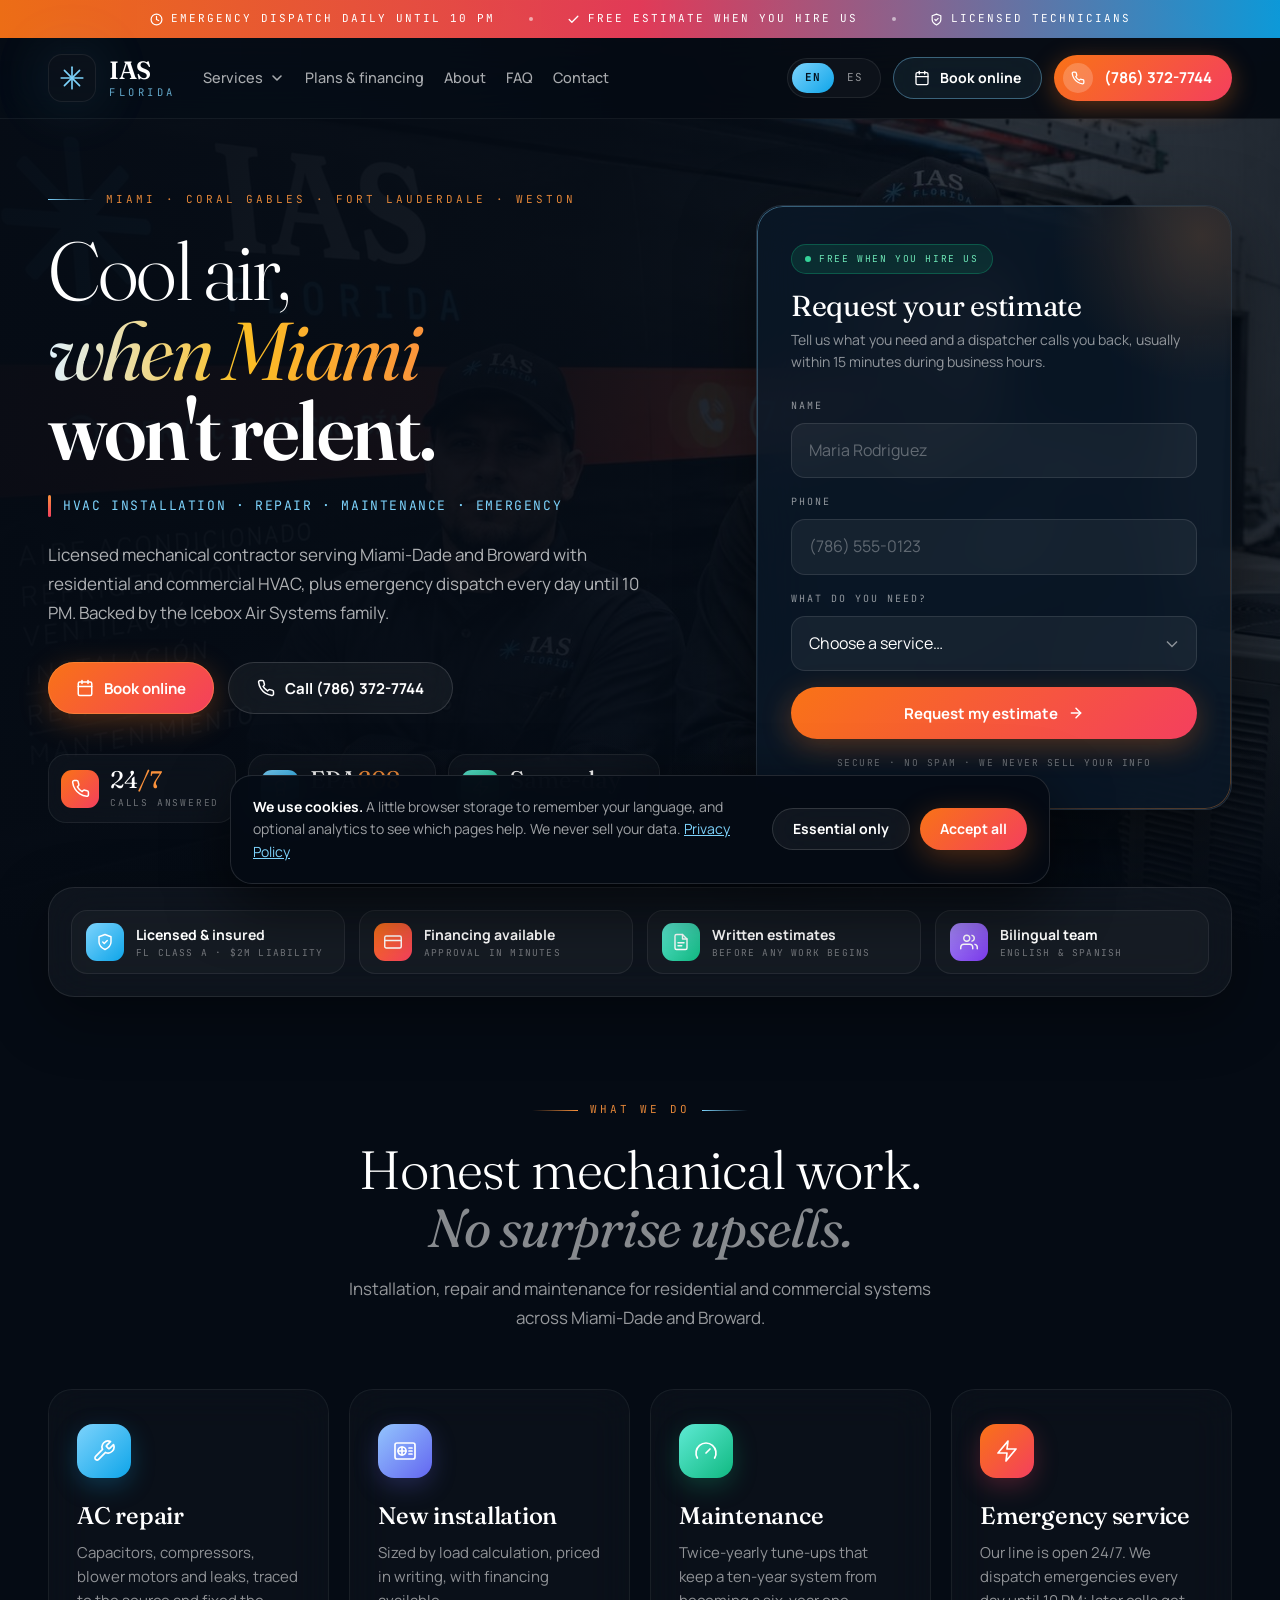
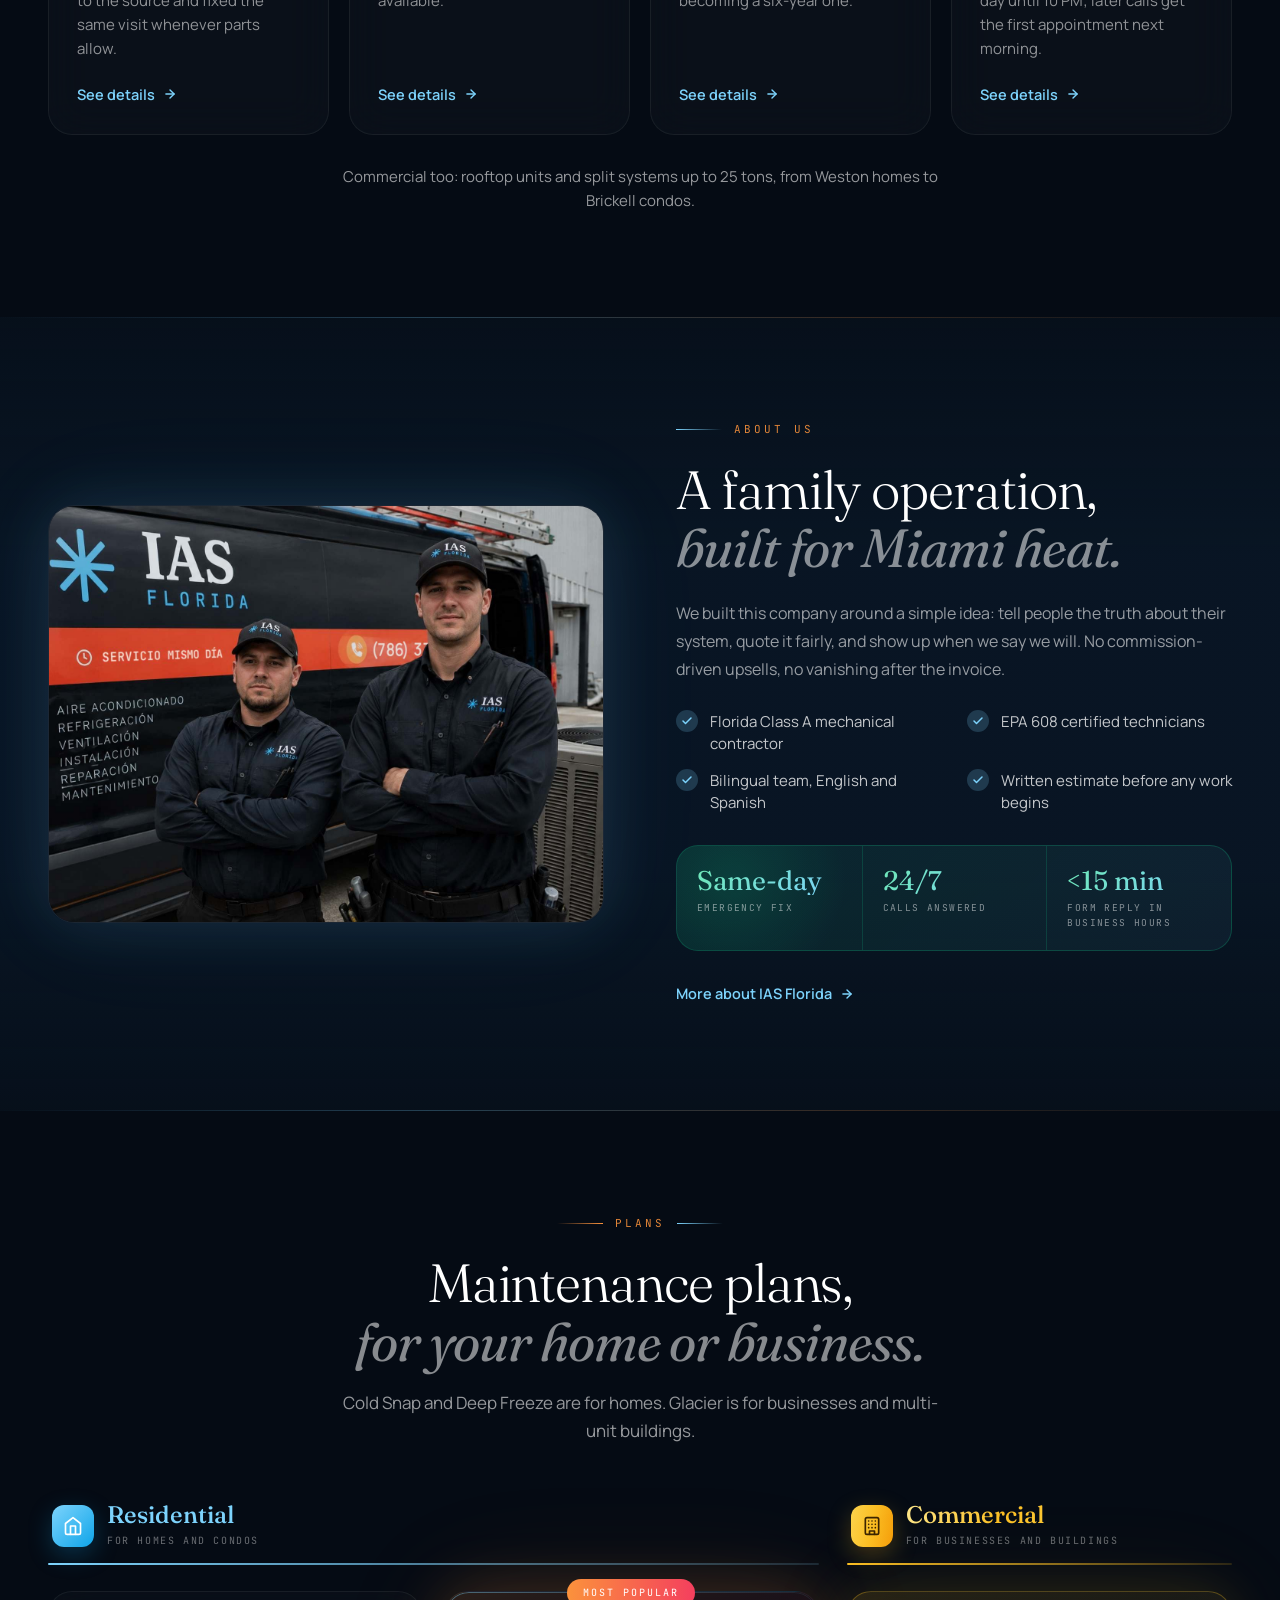
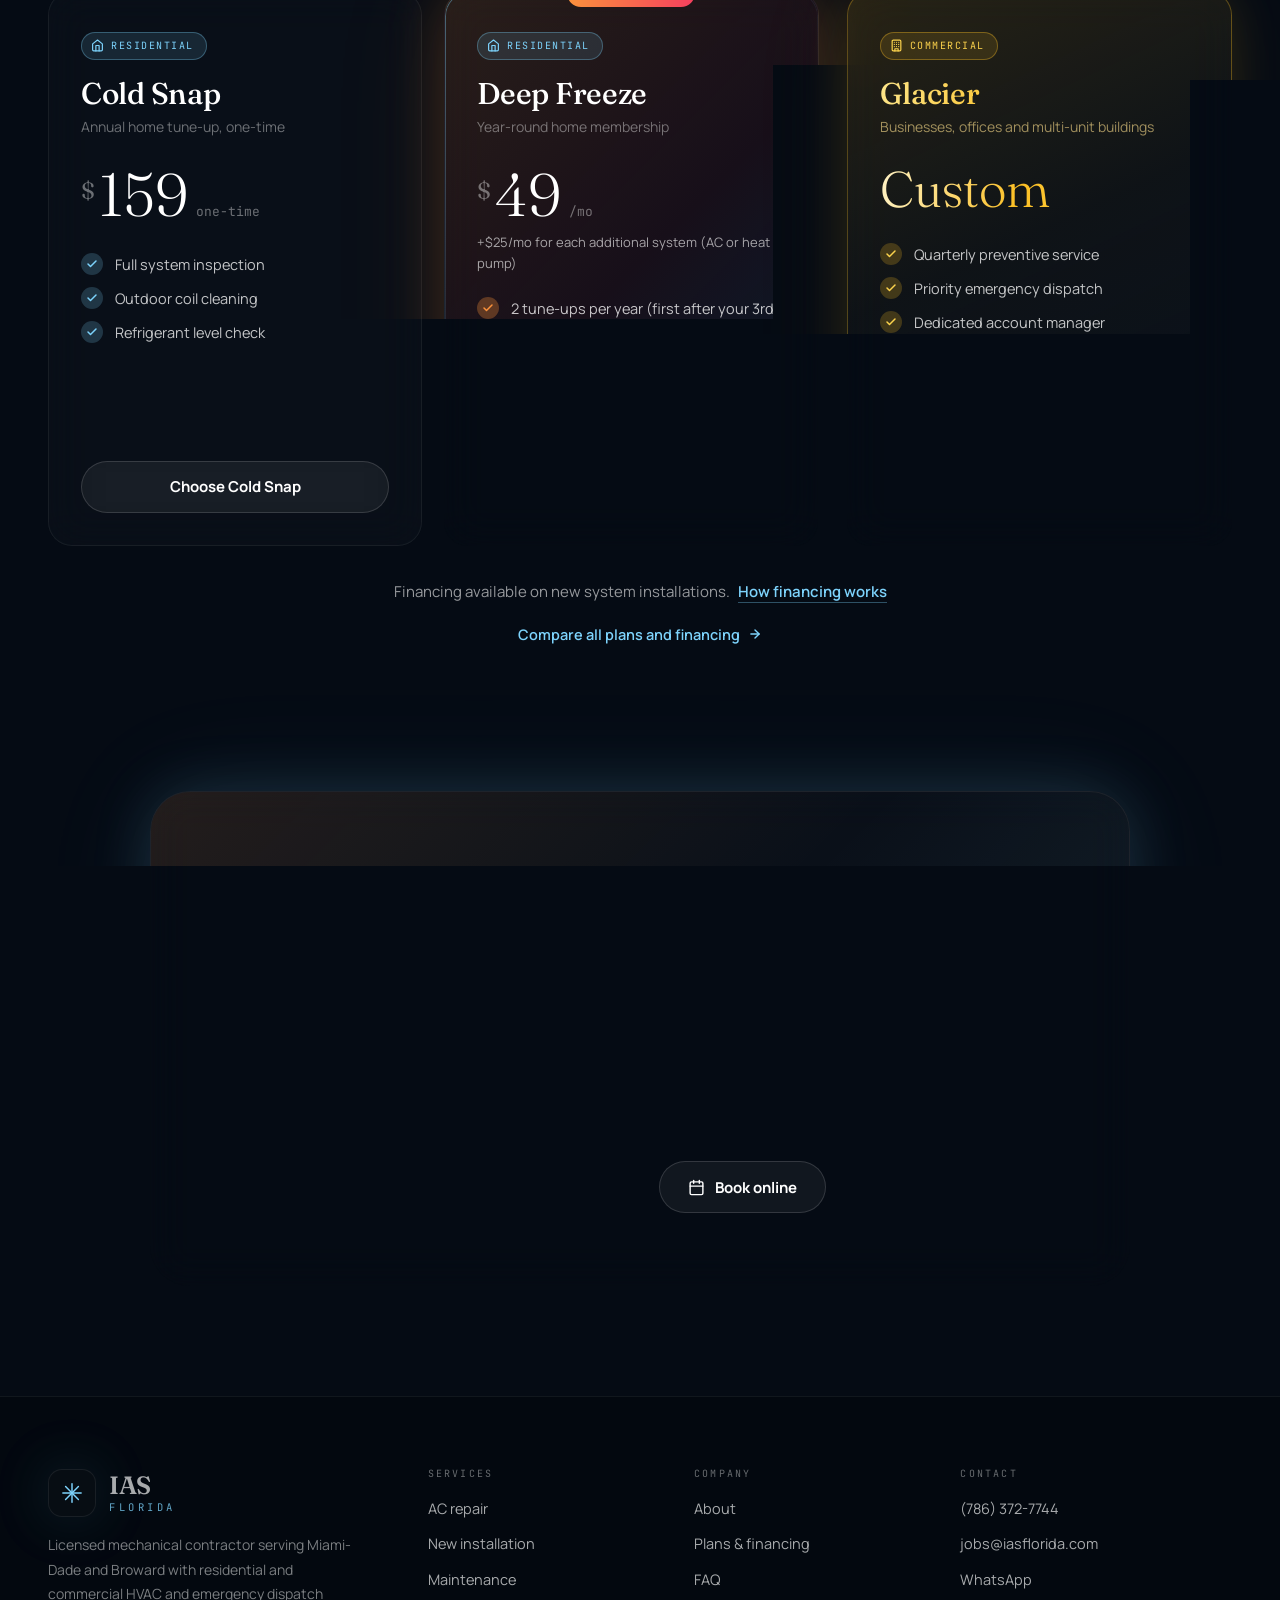
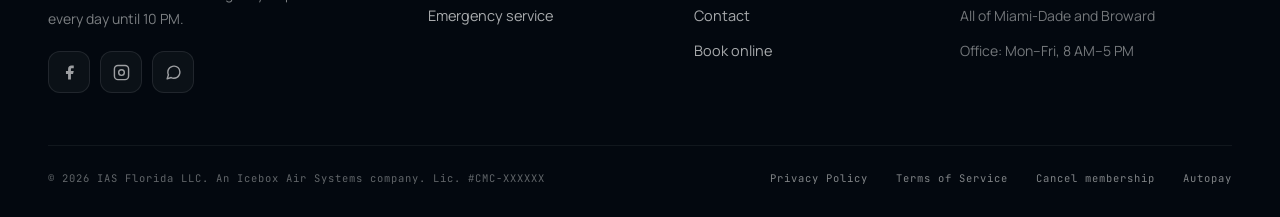
<file: index.html>
<!DOCTYPE html>
<html lang="en">
<head>
<meta charset="UTF-8">
<meta name="viewport" content="width=device-width, initial-scale=1.0">
<title>HVAC Repair, Install &amp; Maintenance in Miami &amp; Broward | IAS Florida</title>
<meta name="description" content="Licensed South Florida HVAC contractor serving Miami-Dade and Broward. AC repair, new installation and emergency dispatch every day until 10 PM. Estimates free when you hire us, financing available. Call (786) 372-7744.">
<link rel="canonical" href="https://iasflorida.com/">
<meta name="robots" content="index, follow">
<meta name="theme-color" content="#050b14">
<!-- GOOGLE SEARCH CONSOLE — ⚠️ PENDIENTE: pega tu código (reemplaza PEGA-TU-CODIGO-AQUI) y envía https://iasflorida.com/sitemap.xml -->
<meta name="google-site-verification" content="PEGA-TU-CODIGO-AQUI">
<meta property="og:locale" content="en_US">
<meta property="og:locale:alternate" content="es_ES">
<meta name="geo.region" content="US-FL">
<meta name="geo.placename" content="Miami, Florida">
<link rel="preload" as="image" href="team.jpg" fetchpriority="high">
<meta property="og:type" content="website">
<meta property="og:site_name" content="IAS Florida">
<meta property="og:url" content="https://iasflorida.com/">
<meta property="og:title" content="HVAC Repair, Install &amp; Maintenance in Miami &amp; Broward | IAS Florida">
<meta property="og:description" content="Licensed South Florida HVAC contractor serving Miami-Dade and Broward. AC repair, new installation and emergency dispatch every day until 10 PM. Estimates free when you hire us, financing available. Call (786) 372-7744.">
<meta property="og:image" content="https://iasflorida.com/og-image.jpg">
<meta name="twitter:card" content="summary_large_image">
<meta name="twitter:image" content="https://iasflorida.com/og-image.jpg">
<link rel="icon" href="favicon.ico" sizes="32x32">
<link rel="icon" href="favicon.svg" type="image/svg+xml">
<link rel="apple-touch-icon" href="apple-touch-icon.png">
<link rel="manifest" href="site.webmanifest">
<link rel="preconnect" href="https://fonts.googleapis.com">
<link rel="preconnect" href="https://fonts.gstatic.com" crossorigin>
<link href="https://fonts.googleapis.com/css2?family=Fraunces:ital,opsz,wght@0,9..144,300;0,9..144,400;0,9..144,500;0,9..144,600;1,9..144,300;1,9..144,400&family=JetBrains+Mono:wght@400;500&family=Manrope:wght@400;500;600;700;800&display=swap" rel="stylesheet">
<link rel="stylesheet" href="styles.css">
<script>document.documentElement.classList.add('js')</script>
<script type="application/ld+json">
{
 "@context": "https://schema.org",
 "@type": "HVACBusiness",
 "@id": "https://iasflorida.com/#business",
 "name": "IAS Florida",
 "legalName": "IAS Florida LLC",
 "url": "https://iasflorida.com/",
 "logo": "https://iasflorida.com/og-image.jpg",
 "image": "https://iasflorida.com/og-image.jpg",
 "description": "Licensed mechanical contractor serving Miami-Dade and Broward with residential and commercial HVAC and emergency dispatch every day until 10 PM.",
 "telephone": "+1-786-372-7744",
 "email": "jobs@iasflorida.com",
 "priceRange": "$$",
 "parentOrganization": {
  "@type": "Organization",
  "name": "Icebox Air Systems LLC"
 },
 "address": {
  "@type": "PostalAddress",
  "addressRegion": "FL",
  "addressCountry": "US"
 },
 "areaServed": [
  {
   "@type": "City",
   "name": "Miami"
  },
  {
   "@type": "City",
   "name": "Coral Gables"
  },
  {
   "@type": "City",
   "name": "Doral"
  },
  {
   "@type": "City",
   "name": "Miami Beach"
  },
  {
   "@type": "City",
   "name": "Sunny Isles Beach"
  },
  {
   "@type": "City",
   "name": "Fort Lauderdale"
  },
  {
   "@type": "City",
   "name": "Weston"
  },
  {
   "@type": "City",
   "name": "Parkland"
  },
  {
   "@type": "AdministrativeArea",
   "name": "Miami-Dade County"
  },
  {
   "@type": "AdministrativeArea",
   "name": "Broward County"
  }
 ],
 "openingHoursSpecification": [
  {
   "@type": "OpeningHoursSpecification",
   "dayOfWeek": [
    "Monday",
    "Tuesday",
    "Wednesday",
    "Thursday",
    "Friday"
   ],
   "opens": "08:00",
   "closes": "17:00"
  }
 ],
 "sameAs": [
  "https://www.facebook.com/profile.php?id=61593211452054",
  "https://www.instagram.com/iasflorida"
 ],
 "hasOfferCatalog": {
  "@type": "OfferCatalog",
  "name": "HVAC Services",
  "itemListElement": [
   {
    "@type": "Offer",
    "itemOffered": {
     "@type": "Service",
     "name": "AC Repair"
    }
   },
   {
    "@type": "Offer",
    "itemOffered": {
     "@type": "Service",
     "name": "New HVAC Installation"
    }
   },
   {
    "@type": "Offer",
    "itemOffered": {
     "@type": "Service",
     "name": "HVAC Maintenance"
    }
   },
   {
    "@type": "Offer",
    "itemOffered": {
     "@type": "Service",
     "name": "Emergency HVAC Service"
    }
   }
  ]
 }
}
</script>
</head>
<body>
<div class="aurora" aria-hidden="true"></div>
<div class="grid-pattern" aria-hidden="true"></div>
<div class="snow" aria-hidden="true"></div>
<a class="skip" href="#main" data-i18n="a11y.skip">Skip to content</a>
<div class="topbar">
  <span><svg width="13" height="13" viewBox="0 0 24 24" fill="none" stroke="currentColor" stroke-width="2.2" stroke-linecap="round" stroke-linejoin="round" aria-hidden="true"><circle cx="12" cy="12" r="10"/><polyline points="12 6 12 12 16 14"/></svg><span data-i18n="top.1">Emergency dispatch daily until 10 PM</span></span><i></i>
  <span><svg width="13" height="13" viewBox="0 0 24 24" fill="none" stroke="currentColor" stroke-width="2.4" stroke-linecap="round" stroke-linejoin="round" aria-hidden="true"><polyline points="20 6 9 17 4 12"/></svg><span data-i18n="top.2">Free estimate when you hire us</span></span><i></i>
  <span><svg width="13" height="13" viewBox="0 0 24 24" fill="none" stroke="currentColor" stroke-width="2.2" stroke-linecap="round" stroke-linejoin="round" aria-hidden="true"><path d="M12 22s8-4 8-10V5l-8-3-8 3v7c0 6 8 10 8 10z"/><polyline points="9 12 11 14 15 10"/></svg><span data-i18n="top.3">Licensed Technicians</span></span>
</div>
<header class="site-header" id="siteHeader">
  <div class="wrap header-inner">
    <a href="index.html" class="logo" aria-label="IAS Florida, home">
      <span class="logo-mark"><svg width="26" height="26" viewBox="0 0 24 24" fill="none" stroke="#7dd3fc" stroke-width="1.5" stroke-linecap="round" stroke-linejoin="round" aria-hidden="true"><line x1="12" y1="2" x2="12" y2="22"/><line x1="2" y1="12" x2="22" y2="12"/><line x1="5" y1="5" x2="19" y2="19"/><line x1="5" y1="19" x2="19" y2="5"/></svg></span>
      <span class="logo-name"><b>IAS</b><small>FLORIDA</small></span>
    </a>
    <nav class="main-nav" aria-label="Main">
      <div class="nav-drop">
        <button type="button" aria-expanded="false" aria-controls="svcMenu"><span data-i18n="nav.services">Services</span><svg width="16" height="16" viewBox="0 0 24 24" fill="none" stroke="currentColor" stroke-width="2.4" stroke-linecap="round" stroke-linejoin="round" aria-hidden="true"><polyline points="6 9 12 15 18 9"/></svg></button>
        <div class="drop-menu" id="svcMenu">
          <a href="ac-repair.html"><span class="tile t-ice"><svg width="18" height="18" viewBox="0 0 24 24" fill="none" stroke="currentColor" stroke-width="2" stroke-linecap="round" stroke-linejoin="round" aria-hidden="true"><path d="M14.7 6.3a1 1 0 0 0 0 1.4l1.6 1.6a1 1 0 0 0 1.4 0l3.77-3.77a6 6 0 0 1-7.94 7.94l-6.91 6.91a2.12 2.12 0 0 1-3-3l6.91-6.91a6 6 0 0 1 7.94-7.94l-3.76 3.76z"/></svg></span><span><b data-i18n="svc.repair.t">AC repair</b><span class="s" data-i18n="svc.repair.s">Same-day diagnosis and repair</span></span></a>
          <a href="ac-installation.html"><span class="tile t-indigo"><svg width="18" height="18" viewBox="0 0 24 24" fill="none" stroke="currentColor" stroke-width="2" stroke-linecap="round" stroke-linejoin="round" aria-hidden="true"><rect x="2" y="4" width="20" height="16" rx="2"/><circle cx="9" cy="12" r="4"/><line x1="9" y1="8" x2="9" y2="16"/><line x1="5" y1="12" x2="13" y2="12"/><line x1="16" y1="9" x2="19" y2="9"/><line x1="16" y1="12" x2="19" y2="12"/><line x1="16" y1="15" x2="19" y2="15"/></svg></span><span><b data-i18n="svc.install.t">New installation</b><span class="s" data-i18n="svc.install.s">Replacements and new systems, sized right</span></span></a>
          <a href="ac-maintenance.html"><span class="tile t-mint"><svg width="18" height="18" viewBox="0 0 24 24" fill="none" stroke="currentColor" stroke-width="2" stroke-linecap="round" stroke-linejoin="round" aria-hidden="true"><path d="M12 14l4-4"/><path d="M3.34 19a10 10 0 1 1 17.32 0"/></svg></span><span><b data-i18n="svc.maint.t">Maintenance</b><span class="s" data-i18n="svc.maint.s">Tune-ups twice a year</span></span></a>
          <a href="emergency-hvac.html"><span class="tile t-hot"><svg width="18" height="18" viewBox="0 0 24 24" fill="none" stroke="currentColor" stroke-width="2" stroke-linecap="round" stroke-linejoin="round" aria-hidden="true"><polygon points="13 2 3 14 12 14 11 22 21 10 12 10 13 2"/></svg></span><span><b data-i18n="svc.emerg.t">Emergency service</b><span class="s" data-i18n="svc.emerg.s">Dispatch daily until 10 PM</span></span></a>
        </div>
      </div>
      <a href="plans.html" data-i18n="nav.plans">Plans &amp; financing</a>
      <a href="about.html" data-i18n="nav.about">About</a>
      <a href="faq.html" data-i18n="nav.faq">FAQ</a>
      <a href="contact.html" data-i18n="nav.contact">Contact</a>
    </nav>
    <div class="header-actions">
      <div class="lang" role="group" aria-label="Language / Idioma"><button type="button" data-lang="en" aria-pressed="true">EN</button><button type="button" data-lang="es" aria-pressed="false">ES</button></div>
      <a class="btn btn-ghost btn-sm header-book" href="book.html" data-book><svg width="16" height="16" viewBox="0 0 24 24" fill="none" stroke="currentColor" stroke-width="2" stroke-linecap="round" stroke-linejoin="round" aria-hidden="true"><rect x="3" y="4" width="18" height="18" rx="2"/><line x1="16" y1="2" x2="16" y2="6"/><line x1="8" y1="2" x2="8" y2="6"/><line x1="3" y1="10" x2="21" y2="10"/></svg><span data-i18n="btn.book">Book online</span></a>
      <a class="header-phone" href="tel:+17863727744"><span class="ph-ico"><svg width="14" height="14" viewBox="0 0 24 24" fill="none" stroke="currentColor" stroke-width="2.2" stroke-linecap="round" stroke-linejoin="round" aria-hidden="true"><path d="M22 16.92v3a2 2 0 0 1-2.18 2 19.79 19.79 0 0 1-8.63-3.07 19.5 19.5 0 0 1-6-6 19.79 19.79 0 0 1-3.07-8.67A2 2 0 0 1 4.11 2h3a2 2 0 0 1 2 1.72 12.84 12.84 0 0 0 .7 2.81 2 2 0 0 1-.45 2.11L8.09 9.91a16 16 0 0 0 6 6l1.27-1.27a2 2 0 0 1 2.11-.45 12.84 12.84 0 0 0 2.81.7A2 2 0 0 1 22 16.92z"/></svg></span><span class="t"><small data-i18n="nav.calllabel">Line open 24/7</small><b>(786) 372-7744</b></span></a>
      <button type="button" class="nav-toggle" id="navToggle" aria-expanded="false" aria-controls="mobileMenu" aria-label="Menu"><svg width="22" height="22" viewBox="0 0 24 24" fill="none" stroke="currentColor" stroke-width="2" stroke-linecap="round" stroke-linejoin="round" aria-hidden="true"><line x1="3" y1="7" x2="21" y2="7"/><line x1="3" y1="12" x2="21" y2="12"/><line x1="3" y1="17" x2="21" y2="17"/></svg></button>
    </div>
  </div>
  <div class="mobile-menu" id="mobileMenu">
    <a href="index.html" data-i18n="nav.home">Home</a>
    <a class="m-sub" href="ac-repair.html" data-i18n="svc.repair.t">AC repair</a>
    <a class="m-sub" href="ac-installation.html" data-i18n="svc.install.t">New installation</a>
    <a class="m-sub" href="ac-maintenance.html" data-i18n="svc.maint.t">Maintenance</a>
    <a class="m-sub" href="emergency-hvac.html" data-i18n="svc.emerg.t">Emergency service</a>
    <a href="plans.html" data-i18n="nav.plans">Plans &amp; financing</a>
    <a href="about.html" data-i18n="nav.about">About</a>
    <a href="faq.html" data-i18n="nav.faq">FAQ</a>
    <a href="contact.html" data-i18n="nav.contact">Contact</a>
    <div class="btn-row">
      <a class="btn btn-primary" href="tel:+17863727744"><svg width="17" height="17" viewBox="0 0 24 24" fill="none" stroke="currentColor" stroke-width="2" stroke-linecap="round" stroke-linejoin="round" aria-hidden="true"><path d="M22 16.92v3a2 2 0 0 1-2.18 2 19.79 19.79 0 0 1-8.63-3.07 19.5 19.5 0 0 1-6-6 19.79 19.79 0 0 1-3.07-8.67A2 2 0 0 1 4.11 2h3a2 2 0 0 1 2 1.72 12.84 12.84 0 0 0 .7 2.81 2 2 0 0 1-.45 2.11L8.09 9.91a16 16 0 0 0 6 6l1.27-1.27a2 2 0 0 1 2.11-.45 12.84 12.84 0 0 0 2.81.7A2 2 0 0 1 22 16.92z"/></svg><span>(786) 372-7744</span></a>
      <a class="btn btn-ghost" href="book.html" data-book><span data-i18n="btn.book">Book online</span></a>
    </div>
    <div class="lang" role="group" aria-label="Language / Idioma"><button type="button" data-lang="en" aria-pressed="true">EN</button><button type="button" data-lang="es" aria-pressed="false">ES</button></div>
  </div>
</header>
<main id="main">
<section class="hero">
  <div class="hero-media">
    <!-- FOTO DE PORTADA: para cambiarla, reemplaza team.jpg (horizontal, 1600px+ de ancho, menos de 400KB) -->
    <img src="team.jpg" alt="IAS Florida technicians in front of a branded service van in Miami" width="1448" height="1086" fetchpriority="high">
  </div>
  <div class="wrap hero-grid">
    <div>
      <div class="reveal"><div class="eyebrow"><span class="line"></span><span class="text" data-i18n="h.eyebrow">Miami · Coral Gables · Fort Lauderdale · Weston</span></div></div>
      <h1 class="reveal" data-i18n-html="h.title">Cool air,<br><span class="italic shimmer">when Miami</span><br><span class="bold">won't relent.</span></h1>
      <div class="hero-line reveal"><span class="bar"></span><span data-i18n="h.line">HVAC Installation · Repair · Maintenance · Emergency</span></div>
      <p class="lede reveal" data-i18n="h.lede">Licensed mechanical contractor serving Miami-Dade and Broward with residential and commercial HVAC, plus emergency dispatch every day until 10 PM. Backed by the Icebox Air Systems family.</p>
      <div class="btn-row reveal"><a class="btn btn-primary btn-pulse" href="book.html" data-book><svg width="18" height="18" viewBox="0 0 24 24" fill="none" stroke="currentColor" stroke-width="2" stroke-linecap="round" stroke-linejoin="round" aria-hidden="true"><rect x="3" y="4" width="18" height="18" rx="2"/><line x1="16" y1="2" x2="16" y2="6"/><line x1="8" y1="2" x2="8" y2="6"/><line x1="3" y1="10" x2="21" y2="10"/></svg><span data-i18n="btn.book">Book online</span></a><a class="btn btn-ghost" href="tel:+17863727744"><svg width="18" height="18" viewBox="0 0 24 24" fill="none" stroke="currentColor" stroke-width="2" stroke-linecap="round" stroke-linejoin="round" aria-hidden="true"><path d="M22 16.92v3a2 2 0 0 1-2.18 2 19.79 19.79 0 0 1-8.63-3.07 19.5 19.5 0 0 1-6-6 19.79 19.79 0 0 1-3.07-8.67A2 2 0 0 1 4.11 2h3a2 2 0 0 1 2 1.72 12.84 12.84 0 0 0 .7 2.81 2 2 0 0 1-.45 2.11L8.09 9.91a16 16 0 0 0 6 6l1.27-1.27a2 2 0 0 1 2.11-.45 12.84 12.84 0 0 0 2.81.7A2 2 0 0 1 22 16.92z"/></svg><span data-i18n="btn.call">Call (786) 372-7744</span></a></div>
      <div class="stats reveal">
        <div class="stat"><span class="tile t-hot"><svg width="19" height="19" viewBox="0 0 24 24" fill="none" stroke="currentColor" stroke-width="1.9" stroke-linecap="round" stroke-linejoin="round" aria-hidden="true"><path d="M22 16.92v3a2 2 0 0 1-2.18 2 19.79 19.79 0 0 1-8.63-3.07 19.5 19.5 0 0 1-6-6 19.79 19.79 0 0 1-3.07-8.67A2 2 0 0 1 4.11 2h3a2 2 0 0 1 2 1.72 12.84 12.84 0 0 0 .7 2.81 2 2 0 0 1-.45 2.11L8.09 9.91a16 16 0 0 0 6 6l1.27-1.27a2 2 0 0 1 2.11-.45 12.84 12.84 0 0 0 2.81.7A2 2 0 0 1 22 16.92z"/></svg></span><div><b>24<em>/7</em></b><span class="l" data-i18n="st1">calls answered</span></div></div>
        <div class="stat"><span class="tile t-ice"><svg width="19" height="19" viewBox="0 0 24 24" fill="none" stroke="currentColor" stroke-width="1.9" stroke-linecap="round" stroke-linejoin="round" aria-hidden="true"><circle cx="12" cy="8" r="6"/><path d="M15.477 12.89L17 22l-5-3-5 3 1.523-9.11"/></svg></span><div><b>EPA<em>608</em></b><span class="l" data-i18n="st2">certified team</span></div></div>
        <div class="stat"><span class="tile t-mint"><svg width="19" height="19" viewBox="0 0 24 24" fill="none" stroke="currentColor" stroke-width="1.9" stroke-linecap="round" stroke-linejoin="round" aria-hidden="true"><polygon points="13 2 3 14 12 14 11 22 21 10 12 10 13 2"/></svg></span><div><b><span data-i18n="st3n">Same-day</span></b><span class="l" data-i18n="st3">fix, done cleaner</span></div></div>
      </div>
    </div>

    <!-- COTIZACIÓN RÁPIDA. Si pegas el formulario de clientes potenciales (lead form) de
         Housecall Pro en housecall-pro.js, aparece aquí en lugar de este formulario. -->
    <div class="card-glass gborder reveal" id="quote" data-hcp-lead-slot>
      <div data-hcp-fallback>
        <form id="heroForm" data-formspree action="https://formspree.io/f/xvkpgbey" method="POST" novalidate>
          <div class="form-head">
            <span class="badge-free" data-i18n="f.badge">Free when you hire us</span>
            <h2 data-i18n="hf.title">Request your estimate</h2>
            <p data-i18n="hf.sub">Tell us what you need and a dispatcher calls you back, usually within 15 minutes during business hours.</p>
          </div>
          <div class="form-alert" role="alert"><svg width="18" height="18" viewBox="0 0 24 24" fill="none" stroke="currentColor" stroke-width="2" stroke-linecap="round" stroke-linejoin="round" aria-hidden="true"><circle cx="12" cy="12" r="10"/><line x1="12" y1="8" x2="12" y2="12"/><line x1="12" y1="16" x2="12" y2="16"/></svg><p></p></div>
          <input type="hidden" name="_subject" value="Nueva cotizacion (inicio) - IAS Florida">
          <input type="hidden" name="formulario" value="Inicio - Cotizacion rapida">
          <input type="text" name="_gotcha" style="display:none" tabindex="-1" autocomplete="off" aria-hidden="true">
          <div class="field"><label for="hf-name" data-i18n="f.name">Name</label><input id="hf-name" class="input" type="text" name="name" autocomplete="name" placeholder="Maria Rodriguez" required></div>
          <div class="field"><label for="hf-phone" data-i18n="f.phone">Phone</label><input id="hf-phone" class="input" type="tel" name="phone" autocomplete="tel" inputmode="tel" placeholder="(786) 555-0123" required></div>
          <div class="field"><label for="hf-service" data-i18n="f.service">What do you need?</label>
            <select id="hf-service" class="select" name="service" required>
              <option value="" data-i18n="f.svc.pick">Choose a service…</option>
              <option value="repair" data-i18n="f.svc.repair">AC repair</option>
              <option value="install" data-i18n="f.svc.install">New installation</option>
              <option value="maintenance" data-i18n="f.svc.maint">Maintenance</option>
              <option value="commercial" data-i18n="f.svc.comm">Commercial</option>
              <option value="emergency" data-i18n="f.svc.emerg">Emergency, need someone now</option>
            </select>
          </div>
          <button type="submit" class="btn btn-primary btn-block"><span data-i18n="hf.submit">Request my estimate</span><svg width="16" height="16" viewBox="0 0 24 24" fill="none" stroke="currentColor" stroke-width="2.2" stroke-linecap="round" stroke-linejoin="round" aria-hidden="true"><line x1="5" y1="12" x2="19" y2="12"/><polyline points="12 5 19 12 12 19"/></svg></button>
          <p class="form-meta" data-i18n="f.meta">Secure · No spam · We never sell your info</p>
        </form>
        <div class="form-success" role="status">
      <div class="ok"><svg width="26" height="26" viewBox="0 0 24 24" fill="none" stroke="currentColor" stroke-width="2.6" stroke-linecap="round" stroke-linejoin="round" aria-hidden="true"><polyline points="20 6 9 17 4 12"/></svg></div>
      <h3 data-i18n="f.ok.title">Request received</h3>
      <p data-i18n="f.ok.p">A dispatcher will reach out shortly. Keep your phone close.</p>
    </div>
      </div>
      <div class="hcp-embed" data-hcp-lead-target></div>
    </div>
  </div>
</section>

<section class="trust" aria-label="Why customers trust us">
  <div class="wrap">
    <div class="trust-card reveal">
      <div class="trust-item"><span class="tile t-ice"><svg width="18" height="18" viewBox="0 0 24 24" fill="none" stroke="currentColor" stroke-width="1.9" stroke-linecap="round" stroke-linejoin="round" aria-hidden="true"><path d="M12 22s8-4 8-10V5l-8-3-8 3v7c0 6 8 10 8 10z"/><polyline points="9 12 11 14 15 10"/></svg></span><div><b data-i18n="t1.t">Licensed &amp; insured</b><span class="s" data-i18n="t1.s">FL Class A · $2M liability</span></div></div>
      <div class="trust-item"><span class="tile t-hot"><svg width="18" height="18" viewBox="0 0 24 24" fill="none" stroke="currentColor" stroke-width="1.9" stroke-linecap="round" stroke-linejoin="round" aria-hidden="true"><rect x="1" y="4" width="22" height="16" rx="2"/><line x1="1" y1="10" x2="23" y2="10"/></svg></span><div><b data-i18n="t2.t">Financing available</b><span class="s" data-i18n="t2.s">Approval in minutes</span></div></div>
      <div class="trust-item"><span class="tile t-mint"><svg width="18" height="18" viewBox="0 0 24 24" fill="none" stroke="currentColor" stroke-width="1.9" stroke-linecap="round" stroke-linejoin="round" aria-hidden="true"><path d="M14 2H6a2 2 0 0 0-2 2v16a2 2 0 0 0 2 2h12a2 2 0 0 0 2-2V8z"/><polyline points="14 2 14 8 20 8"/><line x1="8" y1="13" x2="16" y2="13"/><line x1="8" y1="17" x2="13" y2="17"/></svg></span><div><b data-i18n="t3.t">Written estimates</b><span class="s" data-i18n="t3.s">Before any work begins</span></div></div>
      <div class="trust-item"><span class="tile t-violet"><svg width="18" height="18" viewBox="0 0 24 24" fill="none" stroke="currentColor" stroke-width="1.9" stroke-linecap="round" stroke-linejoin="round" aria-hidden="true"><path d="M17 21v-2a4 4 0 0 0-4-4H5a4 4 0 0 0-4 4v2"/><circle cx="9" cy="7" r="4"/><path d="M23 21v-2a4 4 0 0 0-3-3.87"/><path d="M16 3.13a4 4 0 0 1 0 7.75"/></svg></span><div><b data-i18n="t4.t">Bilingual team</b><span class="s" data-i18n="t4.s">English &amp; Spanish</span></div></div>
    </div>
  </div>
</section>

<section class="band" id="services" aria-labelledby="sTitle">
  <div class="wrap">
    <div class="band-head reveal center"><div>
      <div class="eyebrow"><span class="line"></span><span class="text" data-i18n="s.eyebrow">What we do</span><span class="line"></span></div>
      <h2 id="sTitle" data-i18n-html="s.title">Honest mechanical work.<br><span class="italic">No surprise upsells.</span></h2>
      <p class="lede" data-i18n="s.lede">Installation, repair and maintenance for residential and commercial systems across Miami-Dade and Broward.</p>
    </div></div>
    <div class="svc-grid">
      <a class="svc reveal" href="ac-repair.html">
        <span class="glow t-ice"></span>
        <span class="tile t-ice"><svg width="24" height="24" viewBox="0 0 24 24" fill="none" stroke="currentColor" stroke-width="1.7" stroke-linecap="round" stroke-linejoin="round" aria-hidden="true"><path d="M14.7 6.3a1 1 0 0 0 0 1.4l1.6 1.6a1 1 0 0 0 1.4 0l3.77-3.77a6 6 0 0 1-7.94 7.94l-6.91 6.91a2.12 2.12 0 0 1-3-3l6.91-6.91a6 6 0 0 1 7.94-7.94l-3.76 3.76z"/></svg></span>
        <h3 data-i18n="svc.repair.t">AC repair</h3>
        <p data-i18n="s.repair.p">Capacitors, compressors, blower motors and leaks, traced to the source and fixed the same visit whenever parts allow.</p>
        <span class="more arrow-link"><span data-i18n="more">See details</span><svg width="14" height="14" viewBox="0 0 24 24" fill="none" stroke="currentColor" stroke-width="2.4" stroke-linecap="round" stroke-linejoin="round" aria-hidden="true"><line x1="5" y1="12" x2="19" y2="12"/><polyline points="12 5 19 12 12 19"/></svg></span>
      </a>
      <a class="svc reveal" href="ac-installation.html">
        <span class="glow t-indigo"></span>
        <span class="tile t-indigo"><svg width="24" height="24" viewBox="0 0 24 24" fill="none" stroke="currentColor" stroke-width="1.7" stroke-linecap="round" stroke-linejoin="round" aria-hidden="true"><rect x="2" y="4" width="20" height="16" rx="2"/><circle cx="9" cy="12" r="4"/><line x1="9" y1="8" x2="9" y2="16"/><line x1="5" y1="12" x2="13" y2="12"/><line x1="16" y1="9" x2="19" y2="9"/><line x1="16" y1="12" x2="19" y2="12"/><line x1="16" y1="15" x2="19" y2="15"/></svg></span>
        <h3 data-i18n="svc.install.t">New installation</h3>
        <p data-i18n="s.install.p">Sized by load calculation, priced in writing, with financing available.</p>
        <span class="more arrow-link"><span data-i18n="more">See details</span><svg width="14" height="14" viewBox="0 0 24 24" fill="none" stroke="currentColor" stroke-width="2.4" stroke-linecap="round" stroke-linejoin="round" aria-hidden="true"><line x1="5" y1="12" x2="19" y2="12"/><polyline points="12 5 19 12 12 19"/></svg></span>
      </a>
      <a class="svc reveal" href="ac-maintenance.html">
        <span class="glow t-mint"></span>
        <span class="tile t-mint"><svg width="24" height="24" viewBox="0 0 24 24" fill="none" stroke="currentColor" stroke-width="1.7" stroke-linecap="round" stroke-linejoin="round" aria-hidden="true"><path d="M12 14l4-4"/><path d="M3.34 19a10 10 0 1 1 17.32 0"/></svg></span>
        <h3 data-i18n="svc.maint.t">Maintenance</h3>
        <p data-i18n="s.maint.p">Twice-yearly tune-ups that keep a ten-year system from becoming a six-year one.</p>
        <span class="more arrow-link"><span data-i18n="more">See details</span><svg width="14" height="14" viewBox="0 0 24 24" fill="none" stroke="currentColor" stroke-width="2.4" stroke-linecap="round" stroke-linejoin="round" aria-hidden="true"><line x1="5" y1="12" x2="19" y2="12"/><polyline points="12 5 19 12 12 19"/></svg></span>
      </a>
      <a class="svc reveal" href="emergency-hvac.html">
        <span class="glow t-hot"></span>
        <span class="tile t-hot"><svg width="24" height="24" viewBox="0 0 24 24" fill="none" stroke="currentColor" stroke-width="1.7" stroke-linecap="round" stroke-linejoin="round" aria-hidden="true"><polygon points="13 2 3 14 12 14 11 22 21 10 12 10 13 2"/></svg></span>
        <h3 data-i18n="svc.emerg.t">Emergency service</h3>
        <p data-i18n="s.emerg.p">Our line is open 24/7. We dispatch emergencies every day until 10 PM; later calls get the first appointment next morning.</p>
        <span class="more arrow-link"><span data-i18n="more">See details</span><svg width="14" height="14" viewBox="0 0 24 24" fill="none" stroke="currentColor" stroke-width="2.4" stroke-linecap="round" stroke-linejoin="round" aria-hidden="true"><line x1="5" y1="12" x2="19" y2="12"/><polyline points="12 5 19 12 12 19"/></svg></span>
      </a>
    </div>
    <p class="svc-foot" data-i18n="s.foot">Commercial too: rooftop units and split systems up to 25 tons, from Weston homes to Brickell condos.</p>
  </div>
</section>

<section class="band band--alt" aria-labelledby="wTitle">
  <div class="wrap split">
    <div class="media reveal"><img src="team.jpg" alt="Two IAS Florida technicians in uniform beside the company van" width="1448" height="1086" loading="lazy"></div>
    <div>
      <div class="eyebrow"><span class="line"></span><span class="text" data-i18n="w.eyebrow">About us</span></div>
      <h2 id="wTitle" data-i18n-html="w.title">A family operation,<br><span class="italic">built for Miami heat.</span></h2>
      <p data-i18n="w.p">We built this company around a simple idea: tell people the truth about their system, quote it fairly, and show up when we say we will. No commission-driven upsells, no vanishing after the invoice.</p>
      <ul class="checks checks--2">
<li><span class="ck"><svg width="12" height="12" viewBox="0 0 24 24" fill="none" stroke="currentColor" stroke-width="3" stroke-linecap="round" stroke-linejoin="round" aria-hidden="true"><polyline points="20 6 9 17 4 12"/></svg></span><span data-i18n="w.c1">Florida Class A mechanical contractor</span></li>
<li><span class="ck"><svg width="12" height="12" viewBox="0 0 24 24" fill="none" stroke="currentColor" stroke-width="3" stroke-linecap="round" stroke-linejoin="round" aria-hidden="true"><polyline points="20 6 9 17 4 12"/></svg></span><span data-i18n="w.c2">EPA 608 certified technicians</span></li>
<li><span class="ck"><svg width="12" height="12" viewBox="0 0 24 24" fill="none" stroke="currentColor" stroke-width="3" stroke-linecap="round" stroke-linejoin="round" aria-hidden="true"><polyline points="20 6 9 17 4 12"/></svg></span><span data-i18n="w.c3">Bilingual team, English and Spanish</span></li>
<li><span class="ck"><svg width="12" height="12" viewBox="0 0 24 24" fill="none" stroke="currentColor" stroke-width="3" stroke-linecap="round" stroke-linejoin="round" aria-hidden="true"><polyline points="20 6 9 17 4 12"/></svg></span><span data-i18n="w.c4">Written estimate before any work begins</span></li>
</ul>
      <div class="promise reveal">
        <div><b data-i18n="w.m1">Same-day</b><span data-i18n="w.m1s">Emergency fix</span></div>
        <div><b>24/7</b><span data-i18n="w.m2s">Calls answered</span></div>
        <div><b>&lt;15 min</b><span data-i18n="w.m3s">Form reply in business hours</span></div>
      </div>
      <p class="mt-m"><a class="arrow-link" href="about.html"><span data-i18n="w.link">More about IAS Florida</span><svg width="14" height="14" viewBox="0 0 24 24" fill="none" stroke="currentColor" stroke-width="2.4" stroke-linecap="round" stroke-linejoin="round" aria-hidden="true"><line x1="5" y1="12" x2="19" y2="12"/><polyline points="12 5 19 12 12 19"/></svg></a></p>
    </div>
  </div>
</section>

<section class="band" id="plans" aria-labelledby="pTitle">
  <div class="wrap">
    <div class="band-head reveal center"><div>
      <div class="eyebrow"><span class="line"></span><span class="text" data-i18n="p.eyebrow">Plans</span><span class="line"></span></div>
      <h2 id="pTitle" data-i18n-html="p.title">Maintenance plans,<br><span class="italic">for your home or business.</span></h2>
      <p class="lede" data-i18n="p.lede">Cold Snap and Deep Freeze are for homes. Glacier is for businesses and multi-unit buildings.</p>
    </div></div>
<div class="plan-groups">
  <div class="plan-group plan-group--res">
    <div class="group-label reveal"><span class="tile t-ice"><svg width="20" height="20" viewBox="0 0 24 24" fill="none" stroke="currentColor" stroke-width="2" stroke-linecap="round" stroke-linejoin="round" aria-hidden="true"><path d="M3 9l9-7 9 7v11a2 2 0 0 1-2 2H5a2 2 0 0 1-2-2z"/><polyline points="9 22 9 12 15 12 15 22"/></svg></span><div><b data-i18n="grp.res">Residential</b><span class="s" data-i18n="grp.res.s">For homes and condos</span></div></div>
    <div class="group-cards">
        <article class="plan reveal" id="plan-cold-snap">
          
          <span class="seg seg--res"><svg width="13" height="13" viewBox="0 0 24 24" fill="none" stroke="currentColor" stroke-width="2.2" stroke-linecap="round" stroke-linejoin="round" aria-hidden="true"><path d="M3 9l9-7 9 7v11a2 2 0 0 1-2 2H5a2 2 0 0 1-2-2z"/><polyline points="9 22 9 12 15 12 15 22"/></svg><span data-i18n="seg.res">Residential</span></span>
          <h3>Cold Snap</h3>
          <p class="plan-sub" data-i18n="p1.sub">Annual home tune-up, one-time</p>
          <div class="price"><sup>$</sup><b>159</b><small data-i18n="p1.small">one-time</small></div>
          <ul class="checks">
<li><span class="ck"><svg width="12" height="12" viewBox="0 0 24 24" fill="none" stroke="currentColor" stroke-width="3" stroke-linecap="round" stroke-linejoin="round" aria-hidden="true"><polyline points="20 6 9 17 4 12"/></svg></span><span data-i18n="p1.f1">Full system inspection</span></li>
<li><span class="ck"><svg width="12" height="12" viewBox="0 0 24 24" fill="none" stroke="currentColor" stroke-width="3" stroke-linecap="round" stroke-linejoin="round" aria-hidden="true"><polyline points="20 6 9 17 4 12"/></svg></span><span data-i18n="p1.f2">Outdoor coil cleaning</span></li>
<li><span class="ck"><svg width="12" height="12" viewBox="0 0 24 24" fill="none" stroke="currentColor" stroke-width="3" stroke-linecap="round" stroke-linejoin="round" aria-hidden="true"><polyline points="20 6 9 17 4 12"/></svg></span><span data-i18n="p1.f3">Refrigerant level check</span></li>
</ul>
          <a class="btn btn-ghost btn-block" href="plans.html#add-cold-snap"><span><span data-i18n="plan.choose">Choose</span> Cold Snap</span></a>
        </article>
        <article class="plan reveal plan--featured gborder" id="plan-deep-freeze">
          <span class="plan-tag" data-i18n="plan.popular">Most popular</span>
          <span class="seg seg--res"><svg width="13" height="13" viewBox="0 0 24 24" fill="none" stroke="currentColor" stroke-width="2.2" stroke-linecap="round" stroke-linejoin="round" aria-hidden="true"><path d="M3 9l9-7 9 7v11a2 2 0 0 1-2 2H5a2 2 0 0 1-2-2z"/><polyline points="9 22 9 12 15 12 15 22"/></svg><span data-i18n="seg.res">Residential</span></span>
          <h3>Deep Freeze</h3>
          <p class="plan-sub" data-i18n="p2.sub">Year-round home membership</p>
          <div class="price"><sup>$</sup><b>49</b><small data-i18n="p2.small">/mo</small></div>
          <p class="plan-extra" data-i18n="p2.extra">+$25/mo for each additional system (AC or heat pump)</p>
          <ul class="checks">
<li><span class="ck"><svg width="12" height="12" viewBox="0 0 24 24" fill="none" stroke="currentColor" stroke-width="3" stroke-linecap="round" stroke-linejoin="round" aria-hidden="true"><polyline points="20 6 9 17 4 12"/></svg></span><span data-i18n="p2.f1">2 tune-ups per year (first after your 3rd payment)</span></li>
<li><span class="ck"><svg width="12" height="12" viewBox="0 0 24 24" fill="none" stroke="currentColor" stroke-width="3" stroke-linecap="round" stroke-linejoin="round" aria-hidden="true"><polyline points="20 6 9 17 4 12"/></svg></span><span data-i18n="p2.f2">10% off all repairs</span></li>
<li><span class="ck"><svg width="12" height="12" viewBox="0 0 24 24" fill="none" stroke="currentColor" stroke-width="3" stroke-linecap="round" stroke-linejoin="round" aria-hidden="true"><polyline points="20 6 9 17 4 12"/></svg></span><span data-i18n="p2.f3">Priority dispatch, ahead of non-members</span></li>
</ul>
          <a class="btn btn-white btn-block" href="plans.html#add-deep-freeze"><span><span data-i18n="plan.choose">Choose</span> Deep Freeze</span></a>
        </article>
    </div>
  </div>
  <div class="plan-group plan-group--com">
    <div class="group-label reveal"><span class="tile t-gold"><svg width="20" height="20" viewBox="0 0 24 24" fill="none" stroke="currentColor" stroke-width="2" stroke-linecap="round" stroke-linejoin="round" aria-hidden="true"><rect x="4" y="2" width="16" height="20" rx="2"/><path d="M9 22v-4h6v4"/><path d="M8 6h.01M12 6h.01M16 6h.01M8 10h.01M12 10h.01M16 10h.01M8 14h.01M12 14h.01M16 14h.01"/></svg></span><div><b data-i18n="grp.com">Commercial</b><span class="s" data-i18n="grp.com.s">For businesses and buildings</span></div></div>
    <div class="group-cards">
        <article class="plan reveal plan--premium" id="plan-glacier">
          <span class="plan-tag" data-i18n="plan.premium">Premium</span>
          <span class="seg seg--com"><svg width="13" height="13" viewBox="0 0 24 24" fill="none" stroke="currentColor" stroke-width="2.2" stroke-linecap="round" stroke-linejoin="round" aria-hidden="true"><rect x="4" y="2" width="16" height="20" rx="2"/><path d="M9 22v-4h6v4"/><path d="M8 6h.01M12 6h.01M16 6h.01M8 10h.01M12 10h.01M16 10h.01M8 14h.01M12 14h.01M16 14h.01"/></svg><span data-i18n="seg.com">Commercial</span></span>
          <h3>Glacier</h3>
          <p class="plan-sub" data-i18n="p3.sub">Businesses, offices and multi-unit buildings</p>
          <div class="price"><b data-i18n="p3.price">Custom</b></div>
          <ul class="checks">
<li><span class="ck"><svg width="12" height="12" viewBox="0 0 24 24" fill="none" stroke="currentColor" stroke-width="3" stroke-linecap="round" stroke-linejoin="round" aria-hidden="true"><polyline points="20 6 9 17 4 12"/></svg></span><span data-i18n="p3.f1">Quarterly preventive service</span></li>
<li><span class="ck"><svg width="12" height="12" viewBox="0 0 24 24" fill="none" stroke="currentColor" stroke-width="3" stroke-linecap="round" stroke-linejoin="round" aria-hidden="true"><polyline points="20 6 9 17 4 12"/></svg></span><span data-i18n="p3.f2">Priority emergency dispatch</span></li>
<li><span class="ck"><svg width="12" height="12" viewBox="0 0 24 24" fill="none" stroke="currentColor" stroke-width="3" stroke-linecap="round" stroke-linejoin="round" aria-hidden="true"><polyline points="20 6 9 17 4 12"/></svg></span><span data-i18n="p3.f3">Dedicated account manager</span></li>
</ul>
          <a class="btn btn-gold btn-block" href="plans.html#add-glacier"><span data-i18n="plan.quote">Get a commercial quote</span></a>
        </article>
    </div>
  </div>
</div>
    <p class="plans-foot"><span data-i18n="p.foot">Financing available on new system installations.</span><a class="text-link" href="plans.html#financing" data-i18n="p.foot.link">How financing works</a></p>
    <p class="plans-more"><a class="arrow-link" href="plans.html"><span data-i18n="p.link">Compare all plans and financing</span><svg width="14" height="14" viewBox="0 0 24 24" fill="none" stroke="currentColor" stroke-width="2.4" stroke-linecap="round" stroke-linejoin="round" aria-hidden="true"><line x1="5" y1="12" x2="19" y2="12"/><polyline points="12 5 19 12 12 19"/></svg></a></p>
  </div>
</section>

<section class="cta" aria-labelledby="ctaTitle">
  <div class="wrap">
    <div class="cta-card reveal">
      <div class="cta-ico"><svg width="46" height="46" viewBox="0 0 24 24" fill="none" stroke="currentColor" stroke-width="1" stroke-linecap="round" stroke-linejoin="round" aria-hidden="true"><line x1="12" y1="2" x2="12" y2="22"/><line x1="2" y1="12" x2="22" y2="12"/><line x1="5" y1="5" x2="19" y2="19"/><line x1="5" y1="19" x2="19" y2="5"/></svg></div>
      <h2 id="ctaTitle" data-i18n-html="cta.title">Sweating yet?<br><span class="italic">Let's fix that.</span></h2>
      <p data-i18n="cta.p">Book online or call our dispatch line. Same-day service across Miami-Dade and Broward.</p>
      <div class="btn-row">
        <a class="btn btn-white" href="tel:+17863727744"><svg width="17" height="17" viewBox="0 0 24 24" fill="none" stroke="currentColor" stroke-width="2" stroke-linecap="round" stroke-linejoin="round" aria-hidden="true"><path d="M22 16.92v3a2 2 0 0 1-2.18 2 19.79 19.79 0 0 1-8.63-3.07 19.5 19.5 0 0 1-6-6 19.79 19.79 0 0 1-3.07-8.67A2 2 0 0 1 4.11 2h3a2 2 0 0 1 2 1.72 12.84 12.84 0 0 0 .7 2.81 2 2 0 0 1-.45 2.11L8.09 9.91a16 16 0 0 0 6 6l1.27-1.27a2 2 0 0 1 2.11-.45 12.84 12.84 0 0 0 2.81.7A2 2 0 0 1 22 16.92z"/></svg><span>(786) 372-7744</span></a>
        <a class="btn btn-ghost" href="book.html" data-book><svg width="17" height="17" viewBox="0 0 24 24" fill="none" stroke="currentColor" stroke-width="2" stroke-linecap="round" stroke-linejoin="round" aria-hidden="true"><rect x="3" y="4" width="18" height="18" rx="2"/><line x1="16" y1="2" x2="16" y2="6"/><line x1="8" y1="2" x2="8" y2="6"/><line x1="3" y1="10" x2="21" y2="10"/></svg><span data-i18n="btn.book">Book online</span></a>
      </div>
    </div>
  </div>
</section>
</main>

<footer class="site-footer">
  <div class="wrap">
    <div class="footer-grid">
      <div class="footer-about">
        <a href="index.html" class="logo" aria-label="IAS Florida, home">
          <span class="logo-mark"><svg width="22" height="22" viewBox="0 0 24 24" fill="none" stroke="#7dd3fc" stroke-width="1.6" stroke-linecap="round" stroke-linejoin="round" aria-hidden="true"><line x1="12" y1="2" x2="12" y2="22"/><line x1="2" y1="12" x2="22" y2="12"/><line x1="5" y1="5" x2="19" y2="19"/><line x1="5" y1="19" x2="19" y2="5"/></svg></span>
          <span class="logo-name"><b>IAS</b><small>FLORIDA</small></span>
        </a>
        <p data-i18n="footer.blurb">Licensed mechanical contractor serving Miami-Dade and Broward with residential and commercial HVAC and emergency dispatch every day until 10 PM.</p>
        <!-- Perfiles sociales. Borra los que no uses: un enlace roto resta confianza.
             GOOGLE BUSINESS: cuando tu ficha esté verificada, agrega aquí otro <a> con su enlace de Maps. -->
        <div class="social">
          <a href="https://www.facebook.com/profile.php?id=61593211452054" target="_blank" rel="noopener" aria-label="Facebook"><svg width="17" height="17" viewBox="0 0 24 24" fill="currentColor" aria-hidden="true"><path d="M18 2h-3a5 5 0 0 0-5 5v3H7v4h3v8h4v-8h3l1-4h-4V7a1 1 0 0 1 1-1h3z"/></svg></a>
          <a href="https://www.instagram.com/iasflorida" target="_blank" rel="noopener" aria-label="Instagram"><svg width="17" height="17" viewBox="0 0 24 24" fill="none" stroke="currentColor" stroke-width="2" aria-hidden="true"><rect x="2" y="2" width="20" height="20" rx="5"/><circle cx="12" cy="12" r="4"/><line x1="17.5" y1="6.5" x2="17.5" y2="6.5"/></svg></a>
          <a href="https://wa.me/17863727744" target="_blank" rel="noopener" aria-label="WhatsApp"><svg width="17" height="17" viewBox="0 0 24 24" fill="none" stroke="currentColor" stroke-width="2" stroke-linecap="round" stroke-linejoin="round" aria-hidden="true"><path d="M21 11.5a8.38 8.38 0 0 1-.9 3.8 8.5 8.5 0 0 1-7.6 4.7 8.38 8.38 0 0 1-3.8-.9L3 21l1.9-5.7a8.38 8.38 0 0 1-.9-3.8 8.5 8.5 0 0 1 4.7-7.6 8.38 8.38 0 0 1 3.8-.9h.5a8.48 8.48 0 0 1 8 8v.5z"/></svg></a>
        </div>
      </div>
      <div>
        <h2 data-i18n="footer.services">Services</h2>
        <ul>
          <li><a href="ac-repair.html" data-i18n="svc.repair.t">AC repair</a></li>
          <li><a href="ac-installation.html" data-i18n="svc.install.t">New installation</a></li>
          <li><a href="ac-maintenance.html" data-i18n="svc.maint.t">Maintenance</a></li>
          <li><a href="emergency-hvac.html" data-i18n="svc.emerg.t">Emergency service</a></li>
        </ul>
      </div>
      <div>
        <h2 data-i18n="footer.company">Company</h2>
        <ul>
          <li><a href="about.html" data-i18n="nav.about">About</a></li>
          <li><a href="plans.html" data-i18n="nav.plans">Plans &amp; financing</a></li>
          <li><a href="faq.html" data-i18n="nav.faq">FAQ</a></li>
          <li><a href="contact.html" data-i18n="nav.contact">Contact</a></li>
          <li><a href="book.html" data-book data-i18n="btn.book">Book online</a></li>
        </ul>
      </div>
      <div>
        <h2 data-i18n="footer.contact">Contact</h2>
        <ul>
          <li><a href="tel:+17863727744">(786) 372-7744</a></li>
          <li><a href="mailto:jobs@iasflorida.com">jobs@iasflorida.com</a></li>
          <li><a href="https://wa.me/17863727744" target="_blank" rel="noopener">WhatsApp</a></li>
          <li><span style="color:rgba(255,255,255,.45);font-size:14px" data-i18n="footer.area">All of Miami-Dade and Broward</span></li>
          <li><span style="color:rgba(255,255,255,.45);font-size:14px" data-i18n="footer.hours">Office: Mon–Fri, 8 AM–5 PM</span></li>
        </ul>
      </div>
    </div>
    <div class="footer-base">
      <!-- ⚠️ REEMPLAZAR: número de licencia real (CMC-XXXXXX) -->
      <span>&copy; 2026 IAS Florida LLC. <span data-i18n="footer.parent">An Icebox Air Systems company</span>. Lic. #CMC-XXXXXX</span>
      <span><a href="privacy.html" data-i18n="footer.privacy">Privacy Policy</a> &nbsp;&nbsp; <a href="terms.html" data-i18n="footer.terms">Terms of Service</a> &nbsp;&nbsp; <a href="cancel.html" data-i18n="footer.cancel">Cancel membership</a> &nbsp;&nbsp; <a href="autopay.html" data-i18n="footer.autopay">Autopay</a></span>
    </div>
  </div>
</footer>

<div class="mobile-bar">
  <a class="btn btn-primary" href="tel:+17863727744"><svg width="17" height="17" viewBox="0 0 24 24" fill="none" stroke="currentColor" stroke-width="2" stroke-linecap="round" stroke-linejoin="round" aria-hidden="true"><path d="M22 16.92v3a2 2 0 0 1-2.18 2 19.79 19.79 0 0 1-8.63-3.07 19.5 19.5 0 0 1-6-6 19.79 19.79 0 0 1-3.07-8.67A2 2 0 0 1 4.11 2h3a2 2 0 0 1 2 1.72 12.84 12.84 0 0 0 .7 2.81 2 2 0 0 1-.45 2.11L8.09 9.91a16 16 0 0 0 6 6l1.27-1.27a2 2 0 0 1 2.11-.45 12.84 12.84 0 0 0 2.81.7A2 2 0 0 1 22 16.92z"/></svg><span data-i18n="mb.call">Call now</span></a>
  <a class="btn btn-ghost" href="book.html" data-book><svg width="17" height="17" viewBox="0 0 24 24" fill="none" stroke="currentColor" stroke-width="2" stroke-linecap="round" stroke-linejoin="round" aria-hidden="true"><rect x="3" y="4" width="18" height="18" rx="2"/><line x1="16" y1="2" x2="16" y2="6"/><line x1="8" y1="2" x2="8" y2="6"/><line x1="3" y1="10" x2="21" y2="10"/></svg><span data-i18n="mb.book">Book online</span></a>
</div>

<div class="cookie-bar" id="cookieBar" role="region" aria-label="Cookies">
  <p data-i18n-html="cookie.body"><b>We use cookies.</b> A little browser storage to remember your language, and optional analytics to see which pages help. We never sell your data. <a href="privacy.html">Privacy Policy</a></p>
  <div class="cookie-actions">
    <button type="button" class="btn btn-sm btn-ghost" id="cookieDecline" data-i18n="cookie.decline">Essential only</button>
    <button type="button" class="btn btn-sm btn-primary" id="cookieAccept" data-i18n="cookie.accept">Accept all</button>
  </div>
</div>

<div class="modal" id="thanksModal" role="dialog" aria-modal="true" aria-labelledby="thanksTitle">
  <div class="modal-box">
    <div class="ok"><svg width="28" height="28" viewBox="0 0 24 24" fill="none" stroke="currentColor" stroke-width="2.6" stroke-linecap="round" stroke-linejoin="round" aria-hidden="true"><polyline points="20 6 9 17 4 12"/></svg></div>
    <h2 id="thanksTitle" data-i18n="modal.title">Thank you for trusting IAS Florida</h2>
    <p data-i18n="modal.p">We received your request. A dispatcher will call you back shortly; during business hours, usually within 15 minutes.</p>
    <button type="button" class="btn btn-primary" id="thanksBtn" data-i18n="modal.btn">Perfect, thanks</button>
    <span class="modal-tel" data-i18n-html="modal.tel">Urgent? Call <a href="tel:+17863727744">(786) 372-7744</a>. We dispatch emergencies every day until 10 PM.</span>
  </div>
</div>

<script>
/* Textos en español de esta página */
window.PAGE_ES = {
 "grp.res": "Residencial",
 "grp.res.s": "Para casas y condominios",
 "grp.com": "Comercial",
 "grp.com.s": "Para negocios y edificios",
 "p1.sub": "Mantenimiento anual del hogar, pago único",
 "p1.small": "pago único",
 "p1.f1": "Inspección completa del sistema",
 "p1.f2": "Limpieza del serpentín exterior",
 "p1.f3": "Revisión del nivel de refrigerante",
 "p1.f4": "Cambio de filtro",
 "p2.sub": "Membresía del hogar todo el año",
 "p2.small": "/mes",
 "p2.extra": "+$25/mes por cada equipo adicional (AC o bomba de calor)",
 "plan.popular": "Más popular",
 "plan.premium": "Premium",
 "p2.f1": "2 mantenimientos al año (el primero tras tu 3.er pago)",
 "p2.f2": "10% en todas las reparaciones",
 "p2.f3": "Despacho prioritario, antes que los no miembros",
 "p2.f4": "Nunca pagas el diagnóstico de $99",
 "p2.f5": "Sin cargo fuera de horario en emergencias tras tus primeros 30 días",
 "p3.sub": "Negocios, oficinas y edificios multi-unidad",
 "p3.price": "A la medida",
 "p3.f1": "Servicio preventivo trimestral",
 "p3.f2": "Despacho de emergencia prioritario",
 "p3.f3": "Gerente de cuenta dedicado",
 "p3.f4": "Reportes de cumplimiento EPA",
 "plan.choose": "Elegir",
 "plan.quote": "Pedir cotización comercial",
 "h.eyebrow": "Miami · Coral Gables · Fort Lauderdale · Weston",
 "h.title": "Aire fresco,<br><span class=\"italic shimmer\">cuando Miami</span><br><span class=\"bold\">no perdona.</span>",
 "h.line": "Instalación · Reparación · Mantenimiento · Emergencias HVAC",
 "h.lede": "Contratista mecánico con licencia que atiende Miami-Dade y Broward con HVAC residencial y comercial, más despacho de emergencias todos los días hasta las 10 PM. Respaldados por la familia Icebox Air Systems.",
 "st1": "llamadas atendidas",
 "st2": "equipo certificado",
 "st3n": "Mismo día",
 "st3": "reparación, más limpia",
 "hf.title": "Pide tu cotización",
 "hf.sub": "Cuéntanos qué necesitas y un despachador te llama, normalmente en menos de 15 minutos en horario laboral.",
 "hf.submit": "Pedir mi cotización",
 "t1.t": "Licenciados y asegurados",
 "t1.s": "FL Clase A · $2M de cobertura",
 "t2.t": "Financiamiento",
 "t2.s": "Aprobación en minutos",
 "t3.t": "Cotización por escrito",
 "t3.s": "Antes de cualquier trabajo",
 "t4.t": "Equipo bilingüe",
 "t4.s": "Inglés y español",
 "s.eyebrow": "Lo que hacemos",
 "s.title": "Trabajo mecánico honesto.<br><span class=\"italic\">Sin ventas sorpresa.</span>",
 "s.lede": "Instalación, reparación y mantenimiento para sistemas residenciales y comerciales en todo Miami-Dade y Broward.",
 "s.repair.p": "Capacitores, compresores, motores y fugas, rastreados al origen y reparados en la misma visita cuando hay pieza.",
 "s.install.p": "Dimensionado con cálculo de carga, cotizado por escrito y con financiamiento disponible.",
 "s.maint.p": "Afinaciones dos veces al año que evitan que un equipo de diez años dure seis.",
 "s.emerg.p": "Nuestra línea está abierta 24/7. Despachamos emergencias todos los días hasta las 10 PM; las llamadas más tarde reciben la primera cita de la mañana.",
 "s.foot": "También comercial: unidades de azotea y sistemas split de hasta 25 toneladas, de casas en Weston a condominios en Brickell.",
 "w.eyebrow": "Nosotros",
 "w.title": "Una operación familiar,<br><span class=\"italic\">hecha para el calor de Miami.</span>",
 "w.p": "Construimos esta empresa sobre una idea simple: decirte la verdad sobre tu sistema, cotizar con justicia y llegar cuando decimos que vamos a llegar. Sin ventas por comisión, sin desaparecer después de la factura.",
 "w.c1": "Contratista mecánico Clase A de Florida",
 "w.c2": "Técnicos certificados EPA 608",
 "w.c3": "Equipo bilingüe, inglés y español",
 "w.c4": "Cotización por escrito antes de empezar",
 "w.m1": "Mismo día",
 "w.m1s": "Reparación de emergencia",
 "w.m2s": "Llamadas atendidas",
 "w.m3s": "Respuesta en horario laboral",
 "w.link": "Conoce más sobre IAS Florida",
 "p.eyebrow": "Planes",
 "p.title": "Planes de mantenimiento,<br><span class=\"italic\">para tu casa o tu negocio.</span>",
 "p.lede": "Cold Snap y Deep Freeze son para hogares. Glacier es para negocios y edificios con varias unidades.",
 "p.link": "Comparar todos los planes y financiamiento",
 "p.foot": "Financiamiento disponible en instalaciones de equipos nuevos.",
 "p.foot.link": "Cómo funciona el financiamiento"
};
</script>
<script src="site.js" defer></script>
<!-- Housecall Pro: todo se conecta desde housecall-pro.js -->
<script src="housecall-pro.js" defer></script>
</body>
</html>
</file>
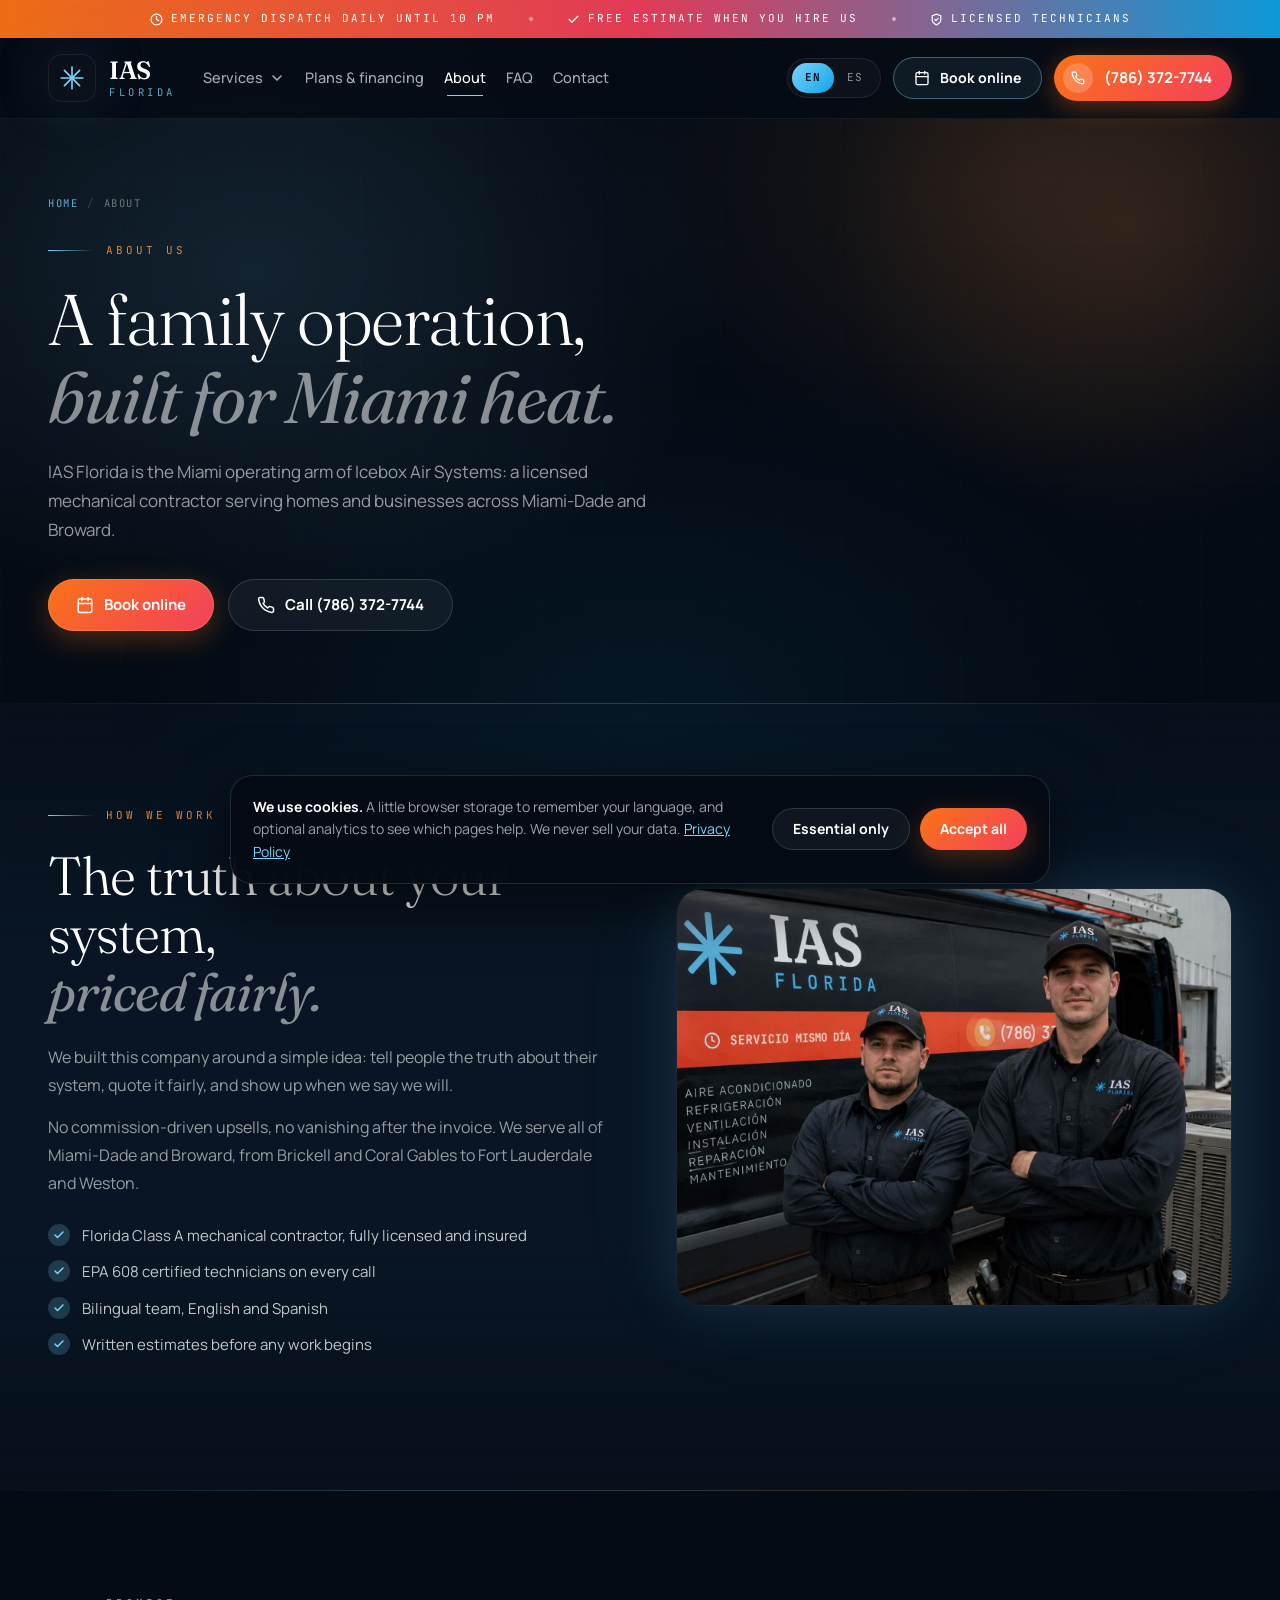
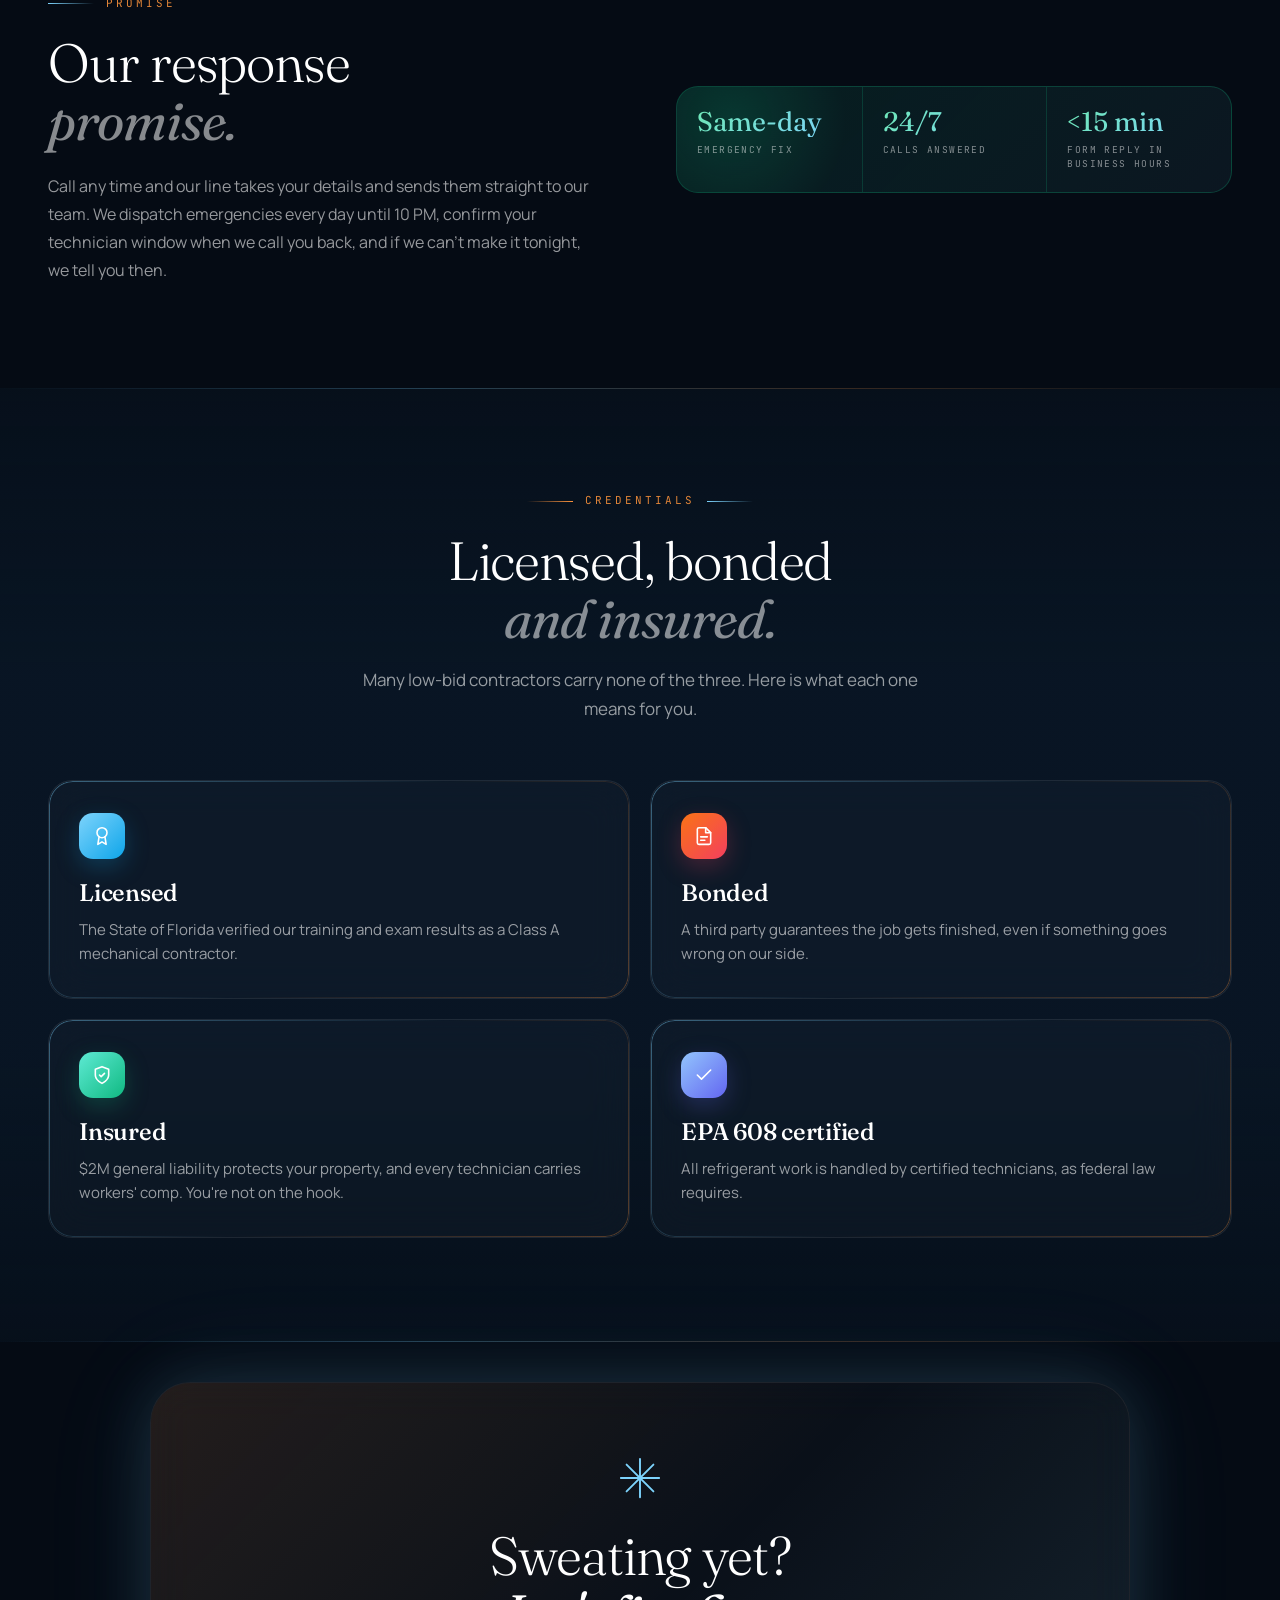
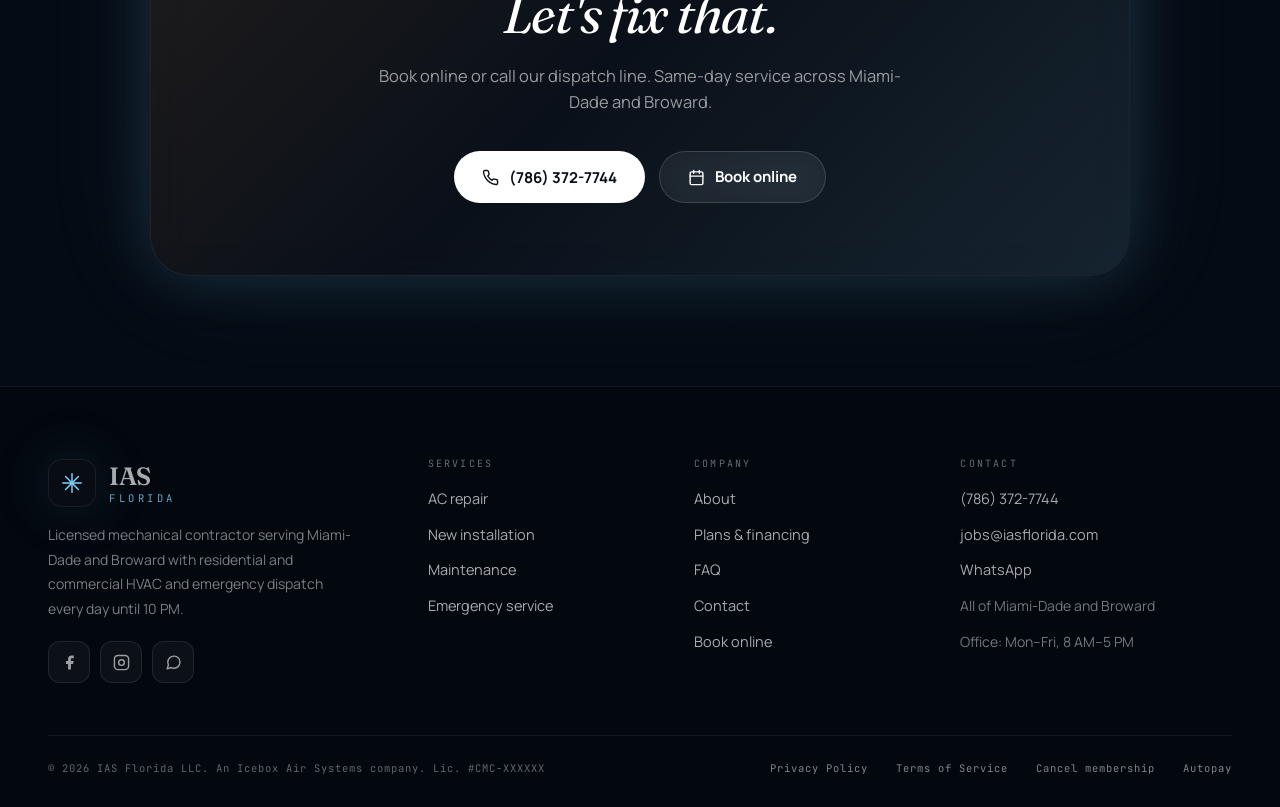
<file: about.html>
<!DOCTYPE html>
<html lang="en">
<head>
<meta charset="UTF-8">
<meta name="viewport" content="width=device-width, initial-scale=1.0">
<title>About IAS Florida | Licensed South Florida HVAC Contractor</title>
<meta name="description" content="IAS Florida is a family-run, licensed and insured HVAC contractor serving Miami-Dade and Broward. Bilingual, EPA 608 certified, written estimates. Call (786) 372-7744.">
<link rel="canonical" href="https://iasflorida.com/about.html">
<meta name="robots" content="index, follow">
<meta name="theme-color" content="#050b14">
<meta property="og:type" content="website">
<meta property="og:site_name" content="IAS Florida">
<meta property="og:url" content="https://iasflorida.com/about.html">
<meta property="og:title" content="About IAS Florida | Licensed South Florida HVAC Contractor">
<meta property="og:description" content="IAS Florida is a family-run, licensed and insured HVAC contractor serving Miami-Dade and Broward. Bilingual, EPA 608 certified, written estimates. Call (786) 372-7744.">
<meta property="og:image" content="https://iasflorida.com/og-image.jpg">
<meta name="twitter:card" content="summary_large_image">
<meta name="twitter:image" content="https://iasflorida.com/og-image.jpg">
<link rel="icon" href="favicon.ico" sizes="32x32">
<link rel="icon" href="favicon.svg" type="image/svg+xml">
<link rel="apple-touch-icon" href="apple-touch-icon.png">
<link rel="manifest" href="site.webmanifest">
<link rel="preconnect" href="https://fonts.googleapis.com">
<link rel="preconnect" href="https://fonts.gstatic.com" crossorigin>
<link href="https://fonts.googleapis.com/css2?family=Fraunces:ital,opsz,wght@0,9..144,300;0,9..144,400;0,9..144,500;0,9..144,600;1,9..144,300;1,9..144,400&family=JetBrains+Mono:wght@400;500&family=Manrope:wght@400;500;600;700;800&display=swap" rel="stylesheet">
<style>
/* ═══════════════════════════════════════════════════════════════
   IAS FLORIDA — HOJA DE ESTILOS COMPARTIDA
   Todas las páginas usan este archivo. Cambia un color o un tamaño
   aquí y cambia en todo el sitio.
   ═══════════════════════════════════════════════════════════════ */

:root{
  --ice:#7dd3fc; --ice-deep:#0ea5e9;
  --deep:#050b14; --ocean:#0a1929;
  --sunset:#fb923c; --coral:#f97316; --rose:#f43f5e;
  --emerald:#10b981; --gold:#fbbf24; --violet:#7c3aed;
  --text:#ffffff; --muted:rgba(255,255,255,.58); --faint:rgba(255,255,255,.4);
  --line:rgba(255,255,255,.08);
  --glass:rgba(255,255,255,.025);
  --serif:'Fraunces',Georgia,'Times New Roman',serif;
  --sans:'Manrope',-apple-system,BlinkMacSystemFont,'Segoe UI',sans-serif;
  --mono:'JetBrains Mono',ui-monospace,SFMono-Regular,Menlo,monospace;
  --header-h:80px;
  --wrap:1240px;
  --gutter:28px;
  --grad-hot:linear-gradient(135deg,var(--coral),var(--rose));
  --grad-ice:linear-gradient(135deg,var(--ice),var(--ice-deep));
  --grad-mint:linear-gradient(135deg,#5eead4,var(--emerald));
  --grad-indigo:linear-gradient(135deg,#93c5fd,#6366f1);
  --grad-violet:linear-gradient(135deg,#a78bfa,#7c3aed);
  --grad-gold:linear-gradient(100deg,#fcd34d,#fbbf24,#f59e0b);
}

*,*::before,*::after{box-sizing:border-box}
*{margin:0;padding:0}
html{scroll-behavior:smooth;scroll-padding-top:calc(var(--header-h) + 16px);-webkit-text-size-adjust:100%}
body{font-family:var(--sans);font-size:16px;line-height:1.6;background:var(--deep);color:var(--text);-webkit-font-smoothing:antialiased;overflow-x:hidden}
img{max-width:100%;height:auto;display:block}
a{color:inherit}
button{font:inherit;color:inherit;cursor:pointer;background:none;border:0}
:focus-visible{outline:2px solid var(--ice);outline-offset:3px;border-radius:6px}
.skip{position:absolute;left:12px;top:-60px;z-index:300;background:var(--sunset);color:#160c03;padding:10px 16px;border-radius:999px;font-weight:700;text-decoration:none}
.skip:focus{top:12px}
.wrap{max-width:var(--wrap);margin:0 auto;padding:0 var(--gutter);position:relative;z-index:10}
main{position:relative;z-index:5}

/* ─────────────── Fondo con vida ─────────────── */
.aurora{position:fixed;inset:0;pointer-events:none;z-index:0;background:radial-gradient(ellipse 800px 600px at 20% 30%,rgba(125,211,252,.12),transparent 60%),radial-gradient(ellipse 700px 500px at 80% 20%,rgba(251,146,60,.10),transparent 60%),radial-gradient(ellipse 900px 600px at 50% 80%,rgba(14,165,233,.08),transparent 60%)}
.grid-pattern{position:fixed;inset:0;pointer-events:none;z-index:0;background-image:linear-gradient(rgba(125,211,252,.03) 1px,transparent 1px),linear-gradient(90deg,rgba(125,211,252,.03) 1px,transparent 1px);background-size:60px 60px;opacity:.6}
.snow{position:fixed;inset:0;pointer-events:none;z-index:2;overflow:hidden}
.snowflake{position:absolute;top:-40px;color:rgba(125,211,252,.45);animation:snowfall linear infinite}
@keyframes snowfall{0%{transform:translateY(0) rotate(0)}10%,90%{opacity:.6}100%{transform:translateY(110vh) rotate(360deg);opacity:0}}

/* Efectos */
.glass{background:var(--glass);backdrop-filter:blur(20px);-webkit-backdrop-filter:blur(20px);border:1px solid rgba(255,255,255,.07)}
.gborder{position:relative}
.gborder::before{content:'';position:absolute;inset:0;border-radius:inherit;padding:1px;background:linear-gradient(135deg,rgba(125,211,252,.42),transparent 50%,rgba(251,146,60,.32));-webkit-mask:linear-gradient(#fff 0 0) content-box,linear-gradient(#fff 0 0);-webkit-mask-composite:xor;mask:linear-gradient(#fff 0 0) content-box,linear-gradient(#fff 0 0);mask-composite:exclude;pointer-events:none}
.shimmer{display:inline-block;padding-right:.14em;background:linear-gradient(90deg,#e0f2fe 0%,#fbbf24 25%,#fb923c 50%,#e0f2fe 75%,#fbbf24 100%);background-size:200% auto;-webkit-background-clip:text;background-clip:text;-webkit-text-fill-color:transparent;animation:shimmer 8s linear infinite}
@keyframes shimmer{0%{background-position:-200% 0}100%{background-position:200% 0}}
.js .reveal{opacity:0;transform:translateY(34px);transition:opacity .9s cubic-bezier(.22,1,.36,1),transform .9s cubic-bezier(.22,1,.36,1)}
.js .reveal.visible{opacity:1;transform:none}

/* Iconos de color */
.tile{display:inline-grid;place-items:center;width:46px;height:46px;border-radius:14px;color:#fff;flex-shrink:0}
.t-hot{background:var(--grad-hot);box-shadow:0 8px 24px rgba(244,63,94,.25)}
.t-ice{background:var(--grad-ice);box-shadow:0 8px 24px rgba(14,165,233,.25)}
.t-mint{background:var(--grad-mint);box-shadow:0 8px 24px rgba(16,185,129,.25)}
.t-indigo{background:var(--grad-indigo);box-shadow:0 8px 24px rgba(99,102,241,.25)}
.t-violet{background:var(--grad-violet);box-shadow:0 8px 24px rgba(124,58,237,.25)}
.t-gold{background:var(--grad-gold);color:#3b2500;box-shadow:0 8px 24px rgba(251,191,36,.25)}

/* ─────────────── Tipografía ─────────────── */
h1,h2,h3,h4{font-family:var(--serif);line-height:1.08;letter-spacing:-.02em}
h1{font-size:clamp(2.6rem,5.6vw,4.6rem);font-weight:300}
h2{font-size:clamp(2.1rem,4.2vw,3.4rem);font-weight:300}
h3{font-size:24px;font-weight:500;line-height:1.2;letter-spacing:-.01em}
.italic{font-style:italic;font-weight:400}
h2 .italic,.page-head h1 .italic{color:rgba(255,255,255,.52)}
.bold{font-weight:600}
p{max-width:68ch}
.lede{font-size:17px;color:var(--muted);line-height:1.7;max-width:60ch}
.eyebrow{display:flex;align-items:center;gap:12px;margin-bottom:22px}
.eyebrow .line{height:1px;width:46px;background:linear-gradient(90deg,var(--ice),transparent)}
.eyebrow .text{font-family:var(--mono);font-size:11px;letter-spacing:3px;text-transform:uppercase;color:rgba(251,146,60,.9)}
.center .eyebrow{justify-content:center}
.center .eyebrow .line:first-child{background:linear-gradient(90deg,transparent,var(--sunset))}
.text-link{color:var(--ice);font-weight:600;text-decoration:none;border-bottom:1px solid rgba(125,211,252,.35);transition:border-color .2s}
.text-link:hover{border-bottom-color:var(--ice)}
.arrow-link{display:inline-flex;align-items:center;gap:8px;color:var(--ice);font-weight:600;font-size:14.5px;text-decoration:none}
.arrow-link svg{transition:transform .2s}
.arrow-link:hover svg{transform:translateX(4px)}

/* ─────────────── Botones ─────────────── */
.btn{display:inline-flex;align-items:center;justify-content:center;gap:10px;min-height:52px;padding:0 28px;border-radius:999px;font-weight:700;font-size:15px;text-decoration:none;line-height:1;white-space:nowrap;color:#fff;transition:transform .2s,background .2s,box-shadow .2s,border-color .2s}
.btn svg{flex-shrink:0}
.btn-primary{background:var(--grad-hot);box-shadow:0 8px 30px rgba(249,115,22,.3)}
.btn-primary:hover{transform:scale(1.04);box-shadow:0 12px 40px rgba(249,115,22,.45)}
.btn-pulse{position:relative;animation:btnBreathe 3.2s ease-in-out infinite}
.btn-pulse::after{content:'';position:absolute;inset:0;border-radius:999px;border:1.5px solid rgba(251,146,60,.55);animation:btnRing 3.2s ease-out infinite;pointer-events:none}
@keyframes btnBreathe{0%,100%{box-shadow:0 0 40px rgba(251,146,60,.25)}50%{box-shadow:0 0 68px rgba(251,146,60,.5)}}
@keyframes btnRing{0%{transform:scale(1);opacity:.7}70%{transform:scale(1.13);opacity:0}100%{opacity:0}}
.btn-ghost{background:rgba(255,255,255,.05);backdrop-filter:blur(20px);-webkit-backdrop-filter:blur(20px);border:1px solid rgba(255,255,255,.14)}
.btn-ghost:hover{background:rgba(255,255,255,.12)}
.btn-white{background:#fff;color:#0a0f18}
.btn-white:hover{transform:scale(1.04)}
.btn-ice{background:linear-gradient(135deg,var(--ice-deep),#0369a1);box-shadow:0 6px 22px rgba(14,165,233,.3)}
.btn-ice:hover{transform:translateY(-2px);box-shadow:0 10px 30px rgba(14,165,233,.45)}
.btn-gold{background:var(--grad-gold);color:#3b2500;box-shadow:0 6px 22px rgba(251,191,36,.28)}
.btn-gold:hover{transform:translateY(-2px);box-shadow:0 10px 30px rgba(251,191,36,.45)}
.btn-sm{min-height:42px;padding:0 20px;font-size:14px}
.btn-block{width:100%}
.btn-row{display:flex;flex-wrap:wrap;gap:14px}
.btn.added{background:var(--grad-mint);color:#fff;box-shadow:0 6px 22px rgba(16,185,129,.3);border-color:transparent}

/* ─────────────── Barra superior ─────────────── */
.topbar{position:relative;z-index:20;background:linear-gradient(90deg,rgba(249,115,22,.95),rgba(244,63,94,.92),rgba(14,165,233,.92));min-height:38px;display:flex;align-items:center;justify-content:center;gap:34px;padding:8px var(--gutter);font-family:var(--mono);font-size:11px;letter-spacing:2px;text-transform:uppercase;white-space:nowrap;overflow:hidden}
.topbar span{display:flex;align-items:center;gap:8px}
.topbar i{width:4px;height:4px;border-radius:50%;background:rgba(255,255,255,.55)}
@media (max-width:760px){.topbar{gap:0;font-size:10px;letter-spacing:1.4px}.topbar>i,.topbar>span:not(:first-child){display:none}}

/* ─────────────── Encabezado ─────────────── */
.site-header{position:sticky;top:0;z-index:100;background:rgba(5,11,20,.78);backdrop-filter:blur(20px);-webkit-backdrop-filter:blur(20px);border-bottom:1px solid rgba(255,255,255,.06)}
.header-inner{height:var(--header-h);display:flex;align-items:center;gap:26px}
.logo{display:flex;align-items:center;gap:13px;text-decoration:none;flex-shrink:0}
.logo-mark{width:48px;height:48px;border-radius:14px;display:grid;place-items:center;background:var(--glass);border:1px solid rgba(255,255,255,.07);box-shadow:0 0 60px rgba(125,211,252,.15),0 0 120px rgba(125,211,252,.08)}
.logo-name{display:flex;flex-direction:column;line-height:1}
.logo-name b{font-family:var(--serif);font-size:25px;font-weight:600;letter-spacing:-.5px}
.logo-name small{font-family:var(--mono);font-size:10.5px;letter-spacing:3.5px;color:rgba(125,211,252,.78);margin-top:4px}
.main-nav{display:flex;align-items:center;gap:2px;margin-right:auto}
.main-nav>a,.nav-drop>button{position:relative;display:flex;align-items:center;gap:6px;padding:8px 12px;white-space:nowrap;font-size:14.5px;font-weight:500;color:rgba(255,255,255,.66);text-decoration:none;transition:color .2s}
.main-nav>a::after{content:'';position:absolute;left:12px;right:12px;bottom:2px;height:1px;background:var(--ice);transform:scaleX(0);transform-origin:left;transition:transform .25s}
.main-nav>a:hover,.nav-drop>button:hover,.main-nav>a[aria-current="page"]{color:#fff}
.main-nav>a:hover::after,.main-nav>a[aria-current="page"]::after{transform:scaleX(1)}
.nav-drop{position:relative}
.nav-drop>button svg{transition:transform .2s}
.nav-drop.open>button svg{transform:rotate(180deg)}
.drop-menu{position:absolute;top:calc(100% + 10px);left:0;min-width:300px;padding:8px;background:rgba(10,25,41,.97);backdrop-filter:blur(24px);-webkit-backdrop-filter:blur(24px);border:1px solid rgba(125,211,252,.2);border-radius:18px;box-shadow:0 24px 60px rgba(0,0,0,.5);display:none}
.nav-drop.open .drop-menu{display:block}
.drop-menu a{display:flex;align-items:center;gap:13px;padding:11px 12px;border-radius:12px;text-decoration:none}
.drop-menu a:hover{background:rgba(255,255,255,.05)}
.drop-menu .tile{width:36px;height:36px;border-radius:10px;box-shadow:none}
.drop-menu b{display:block;font-size:14.5px;font-weight:700}
.drop-menu span.s{display:block;font-size:13px;color:var(--faint)}
.header-actions{display:flex;align-items:center;gap:12px}
.lang{display:flex;padding:4px;border-radius:999px;background:rgba(255,255,255,.03);border:1px solid rgba(255,255,255,.08)}
.lang button{padding:6px 13px;border-radius:999px;font-family:var(--mono);font-size:11px;letter-spacing:1px;color:rgba(255,255,255,.55);transition:color .2s,background .2s}
.lang button[aria-pressed="true"]{background:var(--grad-ice);color:#04121f;font-weight:700}
.header-phone{display:flex;align-items:center;gap:11px;padding:8px 20px 8px 9px;border-radius:999px;text-decoration:none;background:var(--grad-hot);box-shadow:0 6px 24px rgba(249,115,22,.35);transition:transform .2s,box-shadow .2s}
.header-phone:hover{transform:translateY(-2px);box-shadow:0 10px 32px rgba(249,115,22,.5)}
.header-phone .ph-ico{width:30px;height:30px;border-radius:50%;display:grid;place-items:center;background:rgba(255,255,255,.2)}
.header-phone span.t{display:flex;flex-direction:column;line-height:1.15}
.header-phone small{font-family:var(--mono);font-size:9px;letter-spacing:1.5px;text-transform:uppercase;opacity:.9}
.header-phone b{font-size:15px;white-space:nowrap}
.header-book{border:1px solid rgba(125,211,252,.4);background:rgba(125,211,252,.08)}
.header-book:hover{background:rgba(125,211,252,.18);transform:none}
.nav-toggle{display:none;width:46px;height:46px;border-radius:14px;place-items:center;border:1px solid rgba(255,255,255,.1);background:rgba(255,255,255,.03)}
.mobile-menu{display:none;border-top:1px solid var(--line);padding:10px var(--gutter) 24px;max-height:calc(100vh - var(--header-h));overflow:auto;background:rgba(5,11,20,.97)}
.mobile-menu.open{display:block}
.mobile-menu a{display:block;padding:14px 2px;font-size:16.5px;font-weight:500;color:rgba(255,255,255,.82);text-decoration:none;border-bottom:1px solid rgba(255,255,255,.05)}
.mobile-menu .m-sub{padding-left:18px;font-size:15px;color:rgba(255,255,255,.6)}
.mobile-menu .btn-row{margin-top:20px}
.mobile-menu .btn{flex:1;display:inline-flex;padding:0 16px;border-bottom:0;font-size:15px;font-weight:700;color:#fff}
.mobile-menu .lang{margin-top:18px;width:max-content}
@media (max-width:1320px){.header-phone small{display:none}.header-inner{gap:18px}.main-nav>a,.nav-drop>button{padding:8px 9px}}
@media (max-width:1260px){.main-nav{display:none}.nav-toggle{display:grid}.header-inner{justify-content:space-between}}
@media (max-width:760px){.header-actions .lang,.header-actions .header-book{display:none}:root{--header-h:72px}}
@media (max-width:560px){.header-phone{display:none}.logo-mark{width:44px;height:44px}}

/* ─────────────── Bandas ─────────────── */
.band{padding:104px 0;position:relative}
.band--alt{background:linear-gradient(180deg,rgba(10,25,41,.35),rgba(10,25,41,.75) 30%,rgba(10,25,41,.75) 70%,rgba(10,25,41,.35))}
.band--alt::before,.band--alt::after{content:'';position:absolute;left:0;right:0;height:1px;background:linear-gradient(90deg,transparent,rgba(125,211,252,.25),rgba(251,146,60,.2),transparent)}
.band--alt::before{top:0}.band--alt::after{bottom:0}
.band--tight{padding:64px 0}
.band-head{display:flex;justify-content:space-between;align-items:flex-end;gap:24px 48px;flex-wrap:wrap;margin-bottom:56px}
.band-head>div{max-width:720px}
.band-head .lede{margin-top:18px}
.band-head.center{justify-content:center;text-align:center}
.band-head.center .lede{margin-left:auto;margin-right:auto}
@media (max-width:720px){.band{padding:72px 0}.band--tight{padding:48px 0}.band-head{margin-bottom:40px}:root{--gutter:20px}}

/* ─────────────── Portada ─────────────── */
.hero{position:relative;overflow:hidden}
.hero-media{position:absolute;inset:0;background:linear-gradient(135deg,#071426,#0a1929 45%,#0d2137)}
.hero-media img{width:100%;height:100%;object-fit:cover;object-position:center 26%;opacity:.58}
.hero-media::after{content:'';position:absolute;inset:0;background:linear-gradient(100deg,rgba(5,11,20,.96) 0%,rgba(5,11,20,.88) 42%,rgba(5,11,20,.6) 72%,rgba(5,11,20,.74) 100%)}
.hero-media::before{content:'';position:absolute;inset:0;z-index:2;background:linear-gradient(to top,var(--deep) 0%,transparent 26%)}
.hero-grid{position:relative;display:grid;grid-template-columns:minmax(0,1.15fr) minmax(0,.85fr);gap:64px;align-items:center;padding-top:72px;padding-bottom:120px}
.hero h1{font-size:clamp(2.9rem,6.4vw,5.6rem);line-height:.98;letter-spacing:-.03em;margin-bottom:24px}
.hero-line{display:flex;align-items:center;gap:12px;flex-wrap:nowrap!important;font-family:var(--mono);font-size:clamp(11px,1.35vw,13px);letter-spacing:1.6px;text-transform:uppercase;color:var(--ice);margin-bottom:24px;flex-wrap:wrap}
.hero-line .bar{flex-shrink:0;width:3px;height:22px;border-radius:2px;background:linear-gradient(180deg,var(--sunset),var(--rose))}
.hero .lede{color:rgba(255,255,255,.68);margin-bottom:34px}
.hero .btn-row{margin-bottom:40px}
.stats{display:grid;grid-template-columns:repeat(3,auto);justify-content:start;gap:12px}
.stat{display:flex;align-items:center;gap:11px;padding:12px 16px 12px 12px;border-radius:18px;background:rgba(255,255,255,.03);backdrop-filter:blur(16px);-webkit-backdrop-filter:blur(16px);border:1px solid rgba(255,255,255,.07)}
.stat .tile{width:38px;height:38px;border-radius:11px;box-shadow:none}
.stat b{display:block;font-family:var(--serif);font-size:24px;font-weight:400;line-height:1.05;white-space:nowrap}
.stat b em{font-style:normal;color:var(--sunset)}
.stat span.l{display:block;font-family:var(--mono);font-size:9.5px;letter-spacing:1.8px;text-transform:uppercase;color:var(--faint);margin-top:3px}
@media (max-width:1000px){
  .hero-grid{grid-template-columns:1fr;gap:44px;padding-top:56px;padding-bottom:96px}
  .hero-media::after{background:linear-gradient(180deg,rgba(5,11,20,.82),rgba(5,11,20,.95) 60%)}
}
@media (max-width:620px){.stats{grid-template-columns:repeat(3,1fr);gap:8px}.stat{flex-direction:column;align-items:flex-start;gap:8px;padding:12px 10px}.stat b{font-size:20px}.stat span.l{font-size:8.5px;letter-spacing:1.2px}.stat .tile{width:32px;height:32px;border-radius:9px}}

/* Franja de confianza (flota sobre el borde de la portada) */
.trust{position:relative;z-index:10;margin-top:-56px}
.trust-card{display:grid;grid-template-columns:repeat(4,1fr);gap:14px;padding:22px;border-radius:26px;background:rgba(255,255,255,.04);backdrop-filter:blur(24px);-webkit-backdrop-filter:blur(24px);border:1px solid rgba(255,255,255,.09);box-shadow:0 18px 60px rgba(0,0,0,.4)}
.trust-item{display:flex;align-items:center;gap:12px;padding:12px 14px;border-radius:16px;background:rgba(255,255,255,.03);border:1px solid rgba(255,255,255,.07);transition:transform .2s,border-color .2s}
.trust-item:hover{transform:translateY(-3px);border-color:rgba(125,211,252,.3)}
.trust-item .tile{width:38px;height:38px;border-radius:11px;box-shadow:none}
.trust-item b{display:block;font-size:14px;line-height:1.25}
.trust-item span.s{display:block;font-family:var(--mono);font-size:9.5px;letter-spacing:1.2px;text-transform:uppercase;color:var(--faint);margin-top:3px;line-height:1.4}
@media (max-width:1000px){.trust-card{grid-template-columns:1fr 1fr}}
@media (max-width:520px){.trust-card{padding:12px;gap:8px;border-radius:20px}.trust-item{flex-direction:column;align-items:flex-start;gap:8px;padding:12px}}

/* ─────────────── Servicios ─────────────── */
.svc-grid{display:grid;grid-template-columns:repeat(4,1fr);gap:20px}
.svc{position:relative;display:flex;flex-direction:column;padding:34px 28px 28px;border-radius:24px;background:var(--glass);backdrop-filter:blur(20px);-webkit-backdrop-filter:blur(20px);border:1px solid rgba(255,255,255,.06);text-decoration:none;overflow:hidden;transition:transform .35s cubic-bezier(.22,1,.36,1)}
.svc:hover{transform:translateY(-8px)}
.svc .glow{position:absolute;top:-80px;right:-80px;width:170px;height:170px;border-radius:50%;filter:blur(60px);opacity:0;transition:opacity .7s}
.svc:hover .glow{opacity:.35}
.svc .tile{margin-bottom:24px;width:54px;height:54px;border-radius:16px}
.svc h3{margin-bottom:10px}
.svc p{font-size:15px;color:rgba(255,255,255,.55);margin-bottom:22px}
.svc .more{margin-top:auto}
.svc-foot{margin:30px auto 0;text-align:center;font-size:15px;color:var(--muted)}
@media (max-width:1100px){.svc-grid{grid-template-columns:1fr 1fr}}
@media (max-width:560px){.svc-grid{grid-template-columns:1fr;gap:12px}.svc{display:grid;grid-template-columns:54px 1fr;column-gap:16px;padding:22px 20px}.svc .tile{grid-row:span 3;margin:0}.svc h3{font-size:21px;margin-bottom:4px}.svc p{margin-bottom:10px;font-size:14.5px}}

/* ─────────────── Imagen + texto ─────────────── */
.split{display:grid;grid-template-columns:1fr 1fr;gap:72px;align-items:center}
.split--wide-text{grid-template-columns:.9fr 1.1fr}
.media{position:relative;border-radius:26px;overflow:hidden;border:1px solid rgba(255,255,255,.08);box-shadow:0 0 60px rgba(125,211,252,.12),0 0 120px rgba(125,211,252,.06)}
.media img{width:100%;aspect-ratio:4/3;object-fit:cover}
.split h2{margin-bottom:22px}
.split p{color:var(--muted);font-size:16px;line-height:1.75}
.split p+p{margin-top:14px}
@media (max-width:900px){.split,.split--wide-text{grid-template-columns:1fr;gap:40px}}

.checks{list-style:none;display:grid;gap:14px;margin:28px 0 30px}
.checks--2{grid-template-columns:1fr 1fr;gap:14px 26px}
.checks li{display:flex;gap:12px;align-items:flex-start;font-size:15px;line-height:1.5;color:rgba(255,255,255,.76)}
.checks .ck{width:22px;height:22px;border-radius:50%;display:grid;place-items:center;flex-shrink:0;margin-top:-1px;background:rgba(125,211,252,.2);color:var(--ice)}
@media (max-width:560px){.checks--2{grid-template-columns:1fr}}

/* Promesa de respuesta */
.promise{position:relative;overflow:hidden;display:grid;grid-template-columns:repeat(3,1fr);border-radius:22px;background:linear-gradient(135deg,rgba(16,185,129,.12),rgba(125,211,252,.06));border:1px solid rgba(16,185,129,.26)}
.promise::before{content:'';position:absolute;top:-80px;left:-60px;width:230px;height:230px;background:radial-gradient(circle,rgba(16,185,129,.16),transparent 70%);pointer-events:none}
.promise div{position:relative;padding:20px 20px}
.promise div+div{border-left:1px solid rgba(16,185,129,.2)}
.promise b{display:block;font-family:var(--serif);font-size:27px;font-weight:400;background:linear-gradient(135deg,#6ee7b7,var(--ice));-webkit-background-clip:text;background-clip:text;-webkit-text-fill-color:transparent;line-height:1.1}
.promise span{display:block;font-family:var(--mono);font-size:9.5px;letter-spacing:1.4px;text-transform:uppercase;color:rgba(255,255,255,.5);line-height:1.5;margin-top:6px}
@media (max-width:480px){.promise div{padding:14px 10px}.promise b{font-size:20px}.promise span{font-size:8.5px;letter-spacing:1px}}

/* ─────────────── Planes ─────────────── */
.plan-groups{display:grid;grid-template-columns:2fr 1fr;gap:28px;align-items:stretch}
.plan-group{display:flex;flex-direction:column}
.group-label{display:flex;align-items:center;gap:13px;padding:0 4px 16px;margin-bottom:26px;position:relative}
.group-label::after{content:'';position:absolute;left:0;right:0;bottom:0;height:2px;border-radius:2px}
.plan-group--res .group-label::after{background:linear-gradient(90deg,var(--ice),rgba(125,211,252,.15))}
.plan-group--com .group-label::after{background:linear-gradient(90deg,var(--gold),rgba(251,191,36,.15))}
.group-label .tile{width:42px;height:42px;border-radius:12px}
.group-label b{display:block;font-family:var(--serif);font-size:24px;font-weight:500;line-height:1.1}
.plan-group--res .group-label b{color:var(--ice)}
.plan-group--com .group-label b{background:linear-gradient(100deg,#fde68a,#fbbf24 45%,#fcd34d);-webkit-background-clip:text;background-clip:text;-webkit-text-fill-color:transparent}
.group-label span.s{display:block;font-family:var(--mono);font-size:10px;letter-spacing:1.6px;text-transform:uppercase;color:var(--faint);margin-top:4px}
.group-cards{display:grid;gap:22px;flex:1}
.plan-group--res .group-cards{grid-template-columns:1fr 1fr}
.plan{position:relative;display:flex;flex-direction:column;padding:40px 32px 32px;border-radius:24px;background:rgba(255,255,255,.02);backdrop-filter:blur(20px);-webkit-backdrop-filter:blur(20px);border:1px solid rgba(255,255,255,.06);transition:transform .35s cubic-bezier(.22,1,.36,1)}
.plan:hover{transform:translateY(-10px)}
.plan--featured{background:linear-gradient(135deg,rgba(251,146,60,.15),rgba(244,63,94,.08),rgba(14,165,233,.15));box-shadow:0 0 60px rgba(251,146,60,.2),0 0 120px rgba(251,146,60,.1)}
.plan--premium{background:linear-gradient(155deg,rgba(251,191,36,.14),rgba(180,150,80,.06) 45%,rgba(10,25,41,.4));border-color:rgba(251,191,36,.3);box-shadow:0 0 50px rgba(251,191,36,.12),0 0 110px rgba(251,191,36,.07)}
.plan--premium h3{background:linear-gradient(100deg,#fde68a,#fbbf24 45%,#fcd34d);-webkit-background-clip:text;background-clip:text;-webkit-text-fill-color:transparent}
.plan-tag{position:absolute;top:-13px;left:50%;transform:translateX(-50%);padding:6px 16px;border-radius:999px;background:linear-gradient(90deg,var(--sunset),var(--rose));font-family:var(--mono);font-size:10px;letter-spacing:2px;text-transform:uppercase;white-space:nowrap}
.plan--premium .plan-tag{background:var(--grad-gold);color:#3b2500;font-weight:600}
.seg{display:inline-flex;align-items:center;gap:7px;align-self:flex-start;padding:5px 12px 5px 9px;border-radius:999px;font-family:var(--mono);font-size:10px;letter-spacing:1.5px;text-transform:uppercase;margin-bottom:16px}
.seg--res{background:rgba(125,211,252,.12);border:1px solid rgba(125,211,252,.32);color:var(--ice)}
.seg--com{background:rgba(251,191,36,.12);border:1px solid rgba(251,191,36,.35);color:#fcd34d}
.plan h3{font-size:30px}
.plan .plan-sub{font-size:14px;color:var(--faint);margin-top:4px}
.plan--premium .plan-sub{color:rgba(253,224,140,.6)}
.price{display:flex;align-items:baseline;gap:4px;margin:26px 0 6px;font-family:var(--serif)}
.price sup{font-size:24px;color:var(--faint);align-self:flex-start;margin-top:8px}
.price b{font-size:60px;font-weight:300;line-height:1}
.price small{font-family:var(--mono);font-size:13px;color:var(--faint);margin-left:4px}
.plan-extra{font-size:13px;color:rgba(255,255,255,.62);margin-top:2px}
.plan--premium .price b{font-size:50px;background:linear-gradient(100deg,#fef3c7,#fbbf24 40%,#fcd34d 70%,#fef3c7);background-size:200% auto;-webkit-background-clip:text;background-clip:text;-webkit-text-fill-color:transparent;animation:shimmer 9s linear infinite;padding-right:.1em}
.plan .checks{margin:24px 0 30px;gap:12px}
.plan .checks li{font-size:14.5px}
.plan--featured .checks .ck{background:rgba(251,146,60,.3);color:var(--sunset)}
.plan--premium .checks .ck{background:rgba(251,191,36,.22);color:#fcd34d}
.plan .btn{margin-top:auto}
.plan-btn{width:100%}
.plans-foot{margin:34px auto 0;text-align:center;font-size:15px;color:var(--muted)}
.plans-foot a{margin-left:8px}
.plans-more{margin:18px auto 0;text-align:center}
@media (max-width:1000px){.plan-groups{grid-template-columns:1fr;gap:44px}}
@media (max-width:640px){.plan-group--res .group-cards{grid-template-columns:1fr}.plan{padding:36px 24px 26px}}

.combo{position:relative;overflow:hidden;margin-top:28px;display:flex;align-items:center;justify-content:space-between;gap:22px 32px;flex-wrap:wrap;padding:28px 32px;border-radius:24px;background:linear-gradient(135deg,rgba(125,211,252,.09),rgba(251,146,60,.07));border:1px solid rgba(125,211,252,.22)}
.combo::before{content:'';position:absolute;top:-90px;right:-90px;width:240px;height:240px;background:radial-gradient(circle,rgba(125,211,252,.16),transparent 70%);pointer-events:none}
.combo>div{position:relative}
.combo-tag{display:inline-flex;padding:5px 13px;border-radius:999px;background:rgba(125,211,252,.15);border:1px solid rgba(125,211,252,.3);font-family:var(--mono);font-size:9.5px;letter-spacing:1.7px;text-transform:uppercase;color:var(--ice);margin-bottom:10px}
.combo h3{font-size:26px}
.combo p{font-size:14.5px;color:var(--muted);margin-top:6px}
.combo-act{display:flex;align-items:center;gap:22px;flex-wrap:wrap}
.combo-price{text-align:right}
.combo-price s{display:block;font-family:var(--serif);font-size:16px;color:rgba(255,255,255,.35)}
.combo-price b{font-family:var(--serif);font-size:28px;font-weight:400;white-space:nowrap}
.combo-save{display:inline-flex;margin-top:6px;padding:4px 11px;border-radius:999px;background:var(--grad-mint);font-family:var(--mono);font-size:9px;letter-spacing:1.4px;text-transform:uppercase}
@media (max-width:640px){.combo{padding:24px 22px}.combo-price{text-align:left}}

/* Pasos (secuencia real) */
.steps{display:grid;grid-template-columns:repeat(3,1fr);gap:22px;counter-reset:step}
.step{counter-increment:step;padding:34px 30px;border-radius:24px;background:var(--glass);backdrop-filter:blur(20px);-webkit-backdrop-filter:blur(20px);border:1px solid rgba(255,255,255,.07);transition:transform .35s cubic-bezier(.22,1,.36,1)}
.step:hover{transform:translateY(-6px)}
.step::before{content:'0' counter(step);display:block;font-family:var(--mono);font-size:12px;letter-spacing:2.5px;color:rgba(251,146,60,.9);margin-bottom:16px}
.step h3{font-size:22px;margin-bottom:8px}
.step p{font-size:14.5px;color:rgba(255,255,255,.55)}
@media (max-width:860px){.steps{grid-template-columns:1fr;gap:14px}}

/* Formas de pago */
.pay-grid{display:grid;grid-template-columns:repeat(4,1fr);gap:20px}
.pay{padding:28px 24px;border-radius:20px;background:rgba(255,255,255,.028);border:1px solid rgba(255,255,255,.07);transition:transform .3s cubic-bezier(.22,1,.36,1)}
.pay:hover{transform:translateY(-6px)}
.pay .tile{margin-bottom:18px;width:44px;height:44px;border-radius:13px}
.pay h3{font-size:20px;margin-bottom:8px}
.pay p{font-size:14px;color:rgba(255,255,255,.55)}
@media (max-width:1000px){.pay-grid{grid-template-columns:1fr 1fr}}
@media (max-width:520px){.pay-grid{grid-template-columns:1fr}}
.autopay-strip{margin-top:20px;display:flex;align-items:center;justify-content:space-between;gap:24px;padding:24px 30px;border-radius:20px;background:rgba(255,255,255,.04);border:1px solid rgba(255,255,255,.1)}
.autopay-strip h3{font-size:18px;font-weight:700}
.autopay-strip p{margin-top:6px;color:var(--muted);font-size:15px;line-height:1.55;max-width:640px}
.autopay-strip .btn{flex:none}
@media (max-width:700px){.autopay-strip{flex-direction:column;align-items:flex-start;padding:22px}}
.consent{display:flex;gap:12px;align-items:flex-start;margin:2px 0 18px;padding:14px 16px;border-radius:14px;border:1px solid rgba(255,255,255,.12);background:rgba(255,255,255,.04);font-size:14px;line-height:1.55;color:rgba(255,255,255,.82);cursor:pointer}
.consent input{flex:none;width:18px;height:18px;margin-top:2px;accent-color:var(--ice);cursor:pointer}
.consent b{color:#fff;font-weight:700}
.consent.invalid{border-color:rgba(248,113,113,.7);box-shadow:0 0 0 4px rgba(248,113,113,.12)}
.terms-box{margin-top:28px;padding:28px 30px;border-radius:20px;background:rgba(125,211,252,.05);border:1px solid rgba(125,211,252,.18)}
.terms-box h3{font-family:var(--mono);font-size:11px;font-weight:400;letter-spacing:2px;text-transform:uppercase;color:var(--ice)}
.terms-box .checks{margin:18px 0 0;gap:11px}

/* ─────────────── Páginas interiores ─────────────── */
.page-head{position:relative;padding:76px 0 72px;overflow:hidden}
.page-head::before{content:'';position:absolute;right:-160px;top:-200px;width:620px;height:620px;border-radius:50%;background:radial-gradient(closest-side,rgba(251,146,60,.12),transparent);pointer-events:none}
.page-head h1{margin-bottom:22px;max-width:16ch}
.page-head .btn-row{margin-top:34px}
.crumbs{display:flex;flex-wrap:wrap;align-items:center;gap:9px;font-family:var(--mono);font-size:10.5px;letter-spacing:1.5px;text-transform:uppercase;color:var(--faint);margin-bottom:30px}
.crumbs a{color:rgba(125,211,252,.8);text-decoration:none}
.crumbs a:hover{color:var(--ice)}
.crumbs span[aria-hidden]{opacity:.45}

.info-grid{display:grid;grid-template-columns:1fr 1fr;gap:20px}
.info{position:relative;overflow:hidden;padding:32px 30px;border-radius:24px;background:var(--glass);backdrop-filter:blur(20px);-webkit-backdrop-filter:blur(20px);border:1px solid rgba(255,255,255,.07)}
.info .tile{margin-bottom:20px}
.info h2,.info h3{font-size:24px;font-weight:500;letter-spacing:-.01em;margin-bottom:10px}
.info p{font-size:15px;color:rgba(255,255,255,.58)}
.svc-note{display:flex;align-items:center;gap:16px;margin-top:20px;padding:18px 22px;border-radius:20px;background:rgba(244,63,94,.08);border:1px solid rgba(244,63,94,.28)}
.svc-note .tile{width:40px;height:40px;border-radius:12px}
.svc-note p{margin:0;max-width:none;font-size:15px;color:rgba(255,255,255,.72)}
.svc-note b{color:#fff;font-weight:700}
@media (max-width:760px){.info-grid{grid-template-columns:1fr;gap:14px}}

.link-list{display:grid;grid-template-columns:repeat(3,1fr);gap:16px}
.link-list a{display:flex;align-items:center;gap:14px;padding:20px 22px;border-radius:18px;background:rgba(255,255,255,.03);border:1px solid rgba(255,255,255,.07);text-decoration:none;transition:transform .2s,border-color .2s}
.link-list a:hover{transform:translateY(-4px);border-color:rgba(125,211,252,.3)}
.link-list .tile{width:42px;height:42px;border-radius:12px;box-shadow:none}
.link-list b{display:block;font-family:var(--serif);font-size:19px;font-weight:500}
.link-list span.s{display:block;font-size:13.5px;color:var(--faint)}
@media (max-width:860px){.link-list{grid-template-columns:1fr}}

/* ─────────────── Llamado final ─────────────── */
.cta{padding:40px 0 110px}
.cta-card{position:relative;overflow:hidden;max-width:980px;margin:0 auto;padding:72px 56px;border-radius:40px;text-align:center;background:var(--glass);backdrop-filter:blur(20px);-webkit-backdrop-filter:blur(20px);border:1px solid rgba(255,255,255,.08);box-shadow:0 0 60px rgba(125,211,252,.15),0 0 120px rgba(125,211,252,.08)}
.cta-card::before{content:'';position:absolute;inset:0;background:linear-gradient(135deg,rgba(251,146,60,.1),transparent,rgba(125,211,252,.1));pointer-events:none}
.cta-card>*{position:relative}
.cta-ico{display:inline-flex;color:var(--ice);margin-bottom:26px}
.cta-card h2{margin-bottom:20px}
.cta-card h2 .italic{color:#fff}
.cta-card p{color:var(--muted);font-size:16.5px;margin:0 auto 36px;max-width:540px}
.cta-card .btn-row{justify-content:center}
@media (max-width:640px){.cta{padding:16px 0 72px}.cta-card{padding:52px 24px;border-radius:28px}}

/* ─────────────── Preguntas frecuentes ─────────────── */
.faq{max-width:860px;margin:0 auto}
.faq-item{border-bottom:1px solid rgba(255,255,255,.08)}
.faq-q{width:100%;display:flex;justify-content:space-between;align-items:center;gap:20px;padding:24px 4px 24px 0;text-align:left;font-family:var(--serif);font-size:20px;font-weight:400;line-height:1.35;transition:color .2s}
.faq-q:hover{color:var(--ice)}
.faq-q svg{flex-shrink:0;color:rgba(255,255,255,.5);transition:transform .3s,color .3s}
.faq-item.open .faq-q svg{transform:rotate(45deg);color:var(--ice)}
.faq-a{overflow:hidden;max-height:0;transition:max-height .4s cubic-bezier(.22,1,.36,1)}
.faq-a>div{padding:0 44px 26px 0;color:rgba(255,255,255,.62);font-size:15.5px;line-height:1.8}
.faq-a a{color:var(--ice);text-decoration:none;border-bottom:1px solid rgba(125,211,252,.35)}
.faq-group{max-width:860px;margin:0 auto}
.faq-group+.faq-group{margin-top:56px}
.faq-group h2{font-family:var(--mono);font-size:11px;font-weight:400;letter-spacing:3px;text-transform:uppercase;color:rgba(251,146,60,.9);margin-bottom:8px}
.faq-more{text-align:center;margin:48px auto 0;color:var(--muted)}
.faq-more a{color:var(--ice);font-weight:700;text-decoration:none}

/* ─────────────── Formularios ─────────────── */
.card-glass{position:relative;overflow:hidden;padding:38px 34px;border-radius:26px;background:rgba(10,25,41,.74);backdrop-filter:blur(26px);-webkit-backdrop-filter:blur(26px);border:1px solid rgba(255,255,255,.1);box-shadow:0 24px 70px rgba(0,0,0,.5)}
.card-glass::after{content:'';position:absolute;top:-120px;right:-120px;width:300px;height:300px;background:radial-gradient(circle,rgba(251,146,60,.16),transparent 70%);pointer-events:none}
.card-glass>*{position:relative;z-index:2}
@media (max-width:520px){.card-glass{padding:30px 22px;border-radius:22px}}
.form-head h2,.form-head h3{font-size:29px;font-weight:400;letter-spacing:-.01em;margin-bottom:8px}
.form-head p{font-size:14px;color:rgba(255,255,255,.55);margin-bottom:24px}
.badge-free{display:inline-flex;align-items:center;gap:8px;padding:6px 13px;border-radius:999px;background:rgba(16,185,129,.14);border:1px solid rgba(16,185,129,.32);font-family:var(--mono);font-size:9.5px;letter-spacing:1.6px;text-transform:uppercase;color:#6ee7b7;margin-bottom:16px}
.badge-free::before{content:'';width:6px;height:6px;border-radius:50%;background:#34d399}
.field{margin-bottom:16px}
.field label,.field .label{display:block;font-family:var(--mono);font-size:10px;letter-spacing:2px;text-transform:uppercase;color:rgba(255,255,255,.55);margin-bottom:9px}
.field .opt{text-transform:none;letter-spacing:0;font-family:var(--sans);font-size:12px;color:var(--faint)}
.input,.select,.textarea{width:100%;font:inherit;font-size:16px;color:#fff;background:rgba(255,255,255,.05);border:1px solid rgba(255,255,255,.1);border-radius:14px;padding:14px 17px;min-height:52px;transition:border-color .3s,background .3s,box-shadow .3s}
.textarea{min-height:110px;resize:vertical}
.select{appearance:none;-webkit-appearance:none;background-image:url("data:image/svg+xml,%3Csvg xmlns='http://www.w3.org/2000/svg' width='12' height='8' viewBox='0 0 12 8' fill='none' stroke='%23ffffff80' stroke-width='1.5'%3E%3Cpath d='M1 1.5l5 5 5-5'/%3E%3C/svg%3E");background-repeat:no-repeat;background-position:right 18px center;padding-right:44px}
.select option{background:var(--ocean);color:#fff}
.input::placeholder,.textarea::placeholder{color:rgba(255,255,255,.32)}
.input:focus,.select:focus,.textarea:focus{outline:none;border-color:rgba(125,211,252,.55);background:rgba(255,255,255,.08);box-shadow:0 0 0 4px rgba(125,211,252,.1)}
.input.invalid,.select.invalid,.textarea.invalid{border-color:rgba(248,113,113,.7);box-shadow:0 0 0 4px rgba(248,113,113,.12)}
.field-error{display:none;align-items:center;gap:6px;margin-top:7px;font-size:13px;font-weight:600;color:#fca5a5}
.field-error.show{display:flex}
.row-2{display:grid;grid-template-columns:1fr 1fr;gap:0 14px}
@media (max-width:520px){.row-2{grid-template-columns:1fr}}
.chips{display:flex;flex-wrap:wrap;gap:8px}
.chip{position:relative;display:inline-flex;align-items:center;gap:9px;padding:10px 15px;border-radius:999px;border:1px solid rgba(255,255,255,.12);background:rgba(255,255,255,.04);font-size:13.5px;font-weight:600;cursor:pointer;user-select:none;transition:all .2s}
.chip::before{content:'';width:8px;height:8px;border-radius:50%;border:1.5px solid rgba(255,255,255,.4);transition:all .2s}
.chip input{position:absolute;opacity:0;pointer-events:none}
.chip.selected{border-color:rgba(125,211,252,.55);background:rgba(125,211,252,.12);color:var(--ice)}
/* chips live inside .field: undo the small mono label style so they render as pills */
.field label.chip{display:inline-flex;font-family:inherit;font-size:13.5px;letter-spacing:0;text-transform:none;color:rgba(255,255,255,.82);margin-bottom:0}
.field label.chip.selected{color:var(--ice)}
.chip.selected::before{background:var(--ice);border-color:var(--ice);box-shadow:0 0 10px var(--ice)}
.chip:focus-within{box-shadow:0 0 0 3px rgba(125,211,252,.3)}
.form-alert{display:none;gap:10px;align-items:flex-start;padding:13px 15px;border-radius:14px;background:rgba(244,63,94,.1);border:1px solid rgba(244,63,94,.35);color:#fecaca;font-size:14px;margin-bottom:18px}
.form-alert.show{display:flex}
.form-alert a{color:#fff;font-weight:700}
.form-meta{margin-top:16px;text-align:center;font-family:var(--mono);font-size:9.5px;letter-spacing:1.5px;text-transform:uppercase;color:rgba(255,255,255,.38)}
.form-success{display:none;text-align:center;padding:40px 10px}
.form-success.active{display:block}
.form-success .ok,.modal-box .ok{width:64px;height:64px;border-radius:50%;background:var(--grad-mint);color:#fff;display:grid;place-items:center;margin:0 auto 18px;box-shadow:0 0 40px rgba(16,185,129,.4)}
.form-success h3{font-size:26px;font-weight:400;margin-bottom:8px}
.form-success p{color:var(--muted);margin:0 auto}
.selected-plans{display:none;padding:13px 16px;border-radius:14px;background:rgba(251,146,60,.08);border:1px solid rgba(251,146,60,.3);margin-bottom:18px;font-size:14px}
.selected-plans.active{display:block}
.selected-plans b{display:block;font-family:var(--mono);font-size:9.5px;font-weight:400;letter-spacing:1.6px;text-transform:uppercase;color:var(--sunset);margin-bottom:4px}

/* Ranuras de Housecall Pro */
.hcp-embed:empty{display:none}
.hcp-embed iframe{width:100%;border:0;display:block;border-radius:14px;background:#fff}
[data-hcp-lead-slot].hcp-on [data-hcp-fallback]{display:none!important}

/* ─────────────── Contacto ─────────────── */
.contact-grid{display:grid;grid-template-columns:.85fr 1.15fr;gap:56px;align-items:start}
@media (max-width:900px){.contact-grid{grid-template-columns:1fr;gap:40px}}
.channels{display:grid;gap:14px;margin-top:28px}
.channel{display:flex;align-items:center;gap:18px;padding:20px 22px;border-radius:20px;background:rgba(255,255,255,.025);border:1px solid rgba(255,255,255,.07);text-decoration:none;transition:transform .2s,background .2s}
.channel:hover{transform:translateX(4px);background:rgba(255,255,255,.05)}
.channel small{display:block;font-family:var(--mono);font-size:10px;letter-spacing:2px;text-transform:uppercase;color:var(--faint);margin-bottom:3px}
.channel b{display:block;font-family:var(--serif);font-size:19px;font-weight:500}
.hours{margin-top:22px;font-size:15px;color:var(--muted)}
.hours b{color:#fff}

/* ─────────────── Reservar ─────────────── */
.book-grid{display:grid;grid-template-columns:1.5fr .9fr;gap:36px;align-items:start}
@media (max-width:960px){.book-grid{grid-template-columns:1fr}}
.book-card{position:relative;overflow:hidden;border-radius:28px;background:rgba(255,255,255,.025);backdrop-filter:blur(20px);-webkit-backdrop-filter:blur(20px);border:1px solid rgba(255,255,255,.08);padding:12px;min-height:420px}
.book-card::before{content:'';position:absolute;top:-120px;right:-120px;width:320px;height:320px;background:radial-gradient(circle,rgba(125,211,252,.12),transparent 70%);pointer-events:none}
.book-card>*{position:relative}
.book-card .calendly-inline-widget{min-width:300px;height:700px}
.book-ready{padding:64px 28px;text-align:center}
.book-ready h2{font-size:32px;margin-bottom:10px}
.book-ready p{color:var(--muted);margin:0 auto 26px}
.book-side h2{font-size:28px;margin-bottom:18px}
.book-side .steps{grid-template-columns:1fr;gap:12px}
.book-side .step{padding:20px 22px}
.book-side .step::before{margin-bottom:8px}
.book-side .step h3{font-size:19px;margin-bottom:4px}
.urgent-box{position:relative;overflow:hidden;margin-top:16px;padding:26px 24px;border-radius:22px;background:linear-gradient(135deg,rgba(220,38,38,.22),rgba(244,63,94,.12));border:1px solid rgba(244,63,94,.38)}
.urgent-box h3{font-size:22px;margin-bottom:6px}
.urgent-box p{font-size:14.5px;color:rgba(255,255,255,.65);margin-bottom:18px}

/* ─────────────── Pie de página ─────────────── */
.site-footer{position:relative;z-index:5;border-top:1px solid rgba(255,255,255,.06);padding:72px 0 30px;background:rgba(3,7,13,.6)}
.footer-grid{display:grid;grid-template-columns:1.5fr 1fr 1fr 1.2fr;gap:40px}
.footer-grid h2{font-family:var(--mono);font-size:10px;font-weight:400;letter-spacing:2.2px;text-transform:uppercase;color:var(--faint);margin-bottom:16px}
.footer-grid ul{list-style:none;display:grid;gap:10px}
.footer-grid a{color:rgba(255,255,255,.66);text-decoration:none;font-size:14.5px;transition:color .2s}
.footer-grid a:hover{color:var(--ice)}
.footer-about p{color:rgba(255,255,255,.48);font-size:14px;line-height:1.75;margin:16px 0 20px;max-width:34ch}
.social{display:flex;gap:10px}
.social a{width:42px;height:42px;border-radius:12px;background:rgba(255,255,255,.04);border:1px solid rgba(255,255,255,.09);display:grid;place-items:center;color:rgba(255,255,255,.6);transition:all .2s}
.social a:hover{background:rgba(125,211,252,.12);border-color:rgba(125,211,252,.32);color:var(--ice);transform:translateY(-3px)}
.footer-base{margin-top:52px;padding-top:24px;border-top:1px solid rgba(255,255,255,.06);display:flex;justify-content:space-between;flex-wrap:wrap;gap:10px 24px;font-family:var(--mono);font-size:10.5px;letter-spacing:1px;color:rgba(255,255,255,.38)}
.footer-base a{color:rgba(255,255,255,.5);text-decoration:none}
.footer-base a:hover{color:var(--ice)}
@media (max-width:900px){.footer-grid{grid-template-columns:1fr 1fr}.footer-about{grid-column:1/-1}}
@media (max-width:480px){.footer-grid{gap:32px 20px}.footer-grid>div:last-child{grid-column:1/-1}}

/* ─────────────── Barra fija móvil ─────────────── */
.mobile-bar{display:none}
@media (max-width:860px){
  .mobile-bar{display:grid;grid-template-columns:1fr 1fr;gap:10px;position:fixed;left:0;right:0;bottom:0;z-index:90;padding:11px 14px calc(11px + env(safe-area-inset-bottom));background:rgba(5,11,20,.96);backdrop-filter:blur(20px);-webkit-backdrop-filter:blur(20px);border-top:1px solid rgba(255,255,255,.08)}
  .mobile-bar .btn{min-height:50px;padding:0 12px}
  body{padding-bottom:calc(72px + env(safe-area-inset-bottom))}
}

/* ─────────────── Aviso de cookies ─────────────── */
.cookie-bar{position:fixed;left:16px;right:16px;bottom:16px;z-index:150;max-width:820px;margin:0 auto;display:none;align-items:center;gap:16px 24px;flex-wrap:wrap;padding:20px 22px;background:rgba(5,11,20,.97);backdrop-filter:blur(24px);-webkit-backdrop-filter:blur(24px);border:1px solid rgba(255,255,255,.12);border-radius:22px;box-shadow:0 20px 60px rgba(0,0,0,.6);font-size:14px}
.cookie-bar.show{display:flex}
.cookie-bar p{flex:1 1 320px;color:rgba(255,255,255,.62)}
.cookie-bar p b{color:#fff}
.cookie-bar a{color:var(--ice)}
.cookie-actions{display:flex;gap:10px}
@media (max-width:860px){.cookie-bar{bottom:calc(84px + env(safe-area-inset-bottom))}}

/* ─────────────── Ventana de agradecimiento ─────────────── */
.modal{position:fixed;inset:0;z-index:200;display:none;align-items:center;justify-content:center;padding:20px;background:rgba(3,8,15,.75);backdrop-filter:blur(8px);-webkit-backdrop-filter:blur(8px)}
.modal.open{display:flex}
.modal-box{position:relative;overflow:hidden;background:rgba(10,25,41,.96);border:1px solid rgba(125,211,252,.25);border-radius:28px;padding:42px 32px 30px;max-width:460px;width:100%;text-align:center;box-shadow:0 0 80px rgba(125,211,252,.18)}
.modal-box::before{content:'';position:absolute;top:-140px;left:50%;transform:translateX(-50%);width:340px;height:340px;background:radial-gradient(circle,rgba(125,211,252,.18),transparent 70%);pointer-events:none}
.modal-box>*{position:relative}
.modal-box h2{font-size:28px;font-weight:400;margin-bottom:10px}
.modal-box p{color:var(--muted);margin:0 auto 24px}
.modal-box .btn{width:100%}
.modal-box .modal-tel{display:block;margin-top:16px;font-size:14px;color:var(--muted)}
.modal-box .modal-tel a{color:#fff;font-weight:700}

/* ─────────────── Carrito de planes ─────────────── */
.cart-fab{position:fixed;right:22px;bottom:22px;z-index:95;display:none;align-items:center;gap:10px;padding:13px 20px;border-radius:999px;background:var(--grad-ice);color:#04121f;font-weight:800;box-shadow:0 12px 36px rgba(14,165,233,.45)}
.cart-fab.visible{display:flex}
.cart-fab .count{display:grid;place-items:center;min-width:24px;height:24px;border-radius:12px;background:#04121f;color:#fff;font-size:12.5px;padding:0 6px}
@media (max-width:860px){.cart-fab{bottom:calc(84px + env(safe-area-inset-bottom));right:14px}}
.cart-overlay{position:fixed;inset:0;z-index:160;background:rgba(3,8,15,.65);display:none}
.cart-overlay.open{display:block}
.cart-panel{position:fixed;top:0;right:0;bottom:0;z-index:170;width:min(430px,100%);background:rgba(8,18,31,.98);backdrop-filter:blur(24px);-webkit-backdrop-filter:blur(24px);border-left:1px solid rgba(125,211,252,.2);display:flex;flex-direction:column;transform:translateX(100%);transition:transform .3s cubic-bezier(.22,1,.36,1);visibility:hidden}
.cart-panel.open{transform:none;visibility:visible}
.cart-head{display:flex;justify-content:space-between;align-items:flex-start;padding:26px 24px 20px;border-bottom:1px solid var(--line)}
.cart-head h2{font-size:26px;font-weight:400}
.cart-head p{font-size:13.5px;color:var(--faint)}
.cart-close{width:42px;height:42px;border-radius:12px;display:grid;place-items:center;border:1px solid rgba(255,255,255,.12);background:rgba(255,255,255,.04)}
.cart-body{flex:1;overflow:auto;padding:8px 24px}
.cart-empty{padding:40px 0;text-align:center;color:var(--faint)}
.cart-item{display:flex;align-items:center;gap:12px;padding:16px 0;border-bottom:1px solid var(--line)}
.cart-item-info{flex:1}
.ci-name{font-family:var(--serif);font-size:19px}
.ci-tag{font-size:13px;color:var(--faint)}
.ci-price{font-weight:800;white-space:nowrap}
.ci-was{text-decoration:line-through;color:var(--faint);font-weight:500;margin-right:6px}
.cart-item-remove{width:34px;height:34px;border-radius:10px;display:grid;place-items:center;color:var(--faint)}
.cart-item-remove:hover{background:rgba(244,63,94,.15);color:#fca5a5}
.cart-foot{padding:20px 24px 26px;border-top:1px solid var(--line)}
.cart-discount{display:none;justify-content:space-between;font-size:14px;color:#6ee7b7;font-weight:700;margin-bottom:8px}
.cart-discount.active{display:flex}
.cart-total{display:flex;justify-content:space-between;font-size:17px;font-weight:800}
.cart-note{font-size:12.5px;color:var(--faint);margin:6px 0 18px}

/* Movimiento reducido: sin animaciones decorativas */
@media (prefers-reduced-motion:reduce){
  html{scroll-behavior:auto}
  .snow,.btn-pulse::after{display:none}
  .btn-pulse,.shimmer,.plan--premium .price b{animation:none}
  .js .reveal{opacity:1;transform:none;transition:none}
  .cart-panel,.faq-a{transition:none}
}

/* Utilidades */
.mt-s{margin-top:16px}.mt-m{margin-top:28px}.mt-l{margin-top:48px}
.center{text-align:center}

</style>
<script>document.documentElement.classList.add('js')</script>
</head>
<body>
<div class="aurora" aria-hidden="true"></div>
<div class="grid-pattern" aria-hidden="true"></div>
<div class="snow" aria-hidden="true"></div>
<a class="skip" href="#main" data-i18n="a11y.skip">Skip to content</a>
<div class="topbar">
  <span><svg width="13" height="13" viewBox="0 0 24 24" fill="none" stroke="currentColor" stroke-width="2.2" stroke-linecap="round" stroke-linejoin="round" aria-hidden="true"><circle cx="12" cy="12" r="10"/><polyline points="12 6 12 12 16 14"/></svg><span data-i18n="top.1">Emergency dispatch daily until 10 PM</span></span><i></i>
  <span><svg width="13" height="13" viewBox="0 0 24 24" fill="none" stroke="currentColor" stroke-width="2.4" stroke-linecap="round" stroke-linejoin="round" aria-hidden="true"><polyline points="20 6 9 17 4 12"/></svg><span data-i18n="top.2">Free estimate when you hire us</span></span><i></i>
  <span><svg width="13" height="13" viewBox="0 0 24 24" fill="none" stroke="currentColor" stroke-width="2.2" stroke-linecap="round" stroke-linejoin="round" aria-hidden="true"><path d="M12 22s8-4 8-10V5l-8-3-8 3v7c0 6 8 10 8 10z"/><polyline points="9 12 11 14 15 10"/></svg><span data-i18n="top.3">Licensed Technicians</span></span>
</div>
<header class="site-header" id="siteHeader">
  <div class="wrap header-inner">
    <a href="index.html" class="logo" aria-label="IAS Florida, home">
      <span class="logo-mark"><svg width="26" height="26" viewBox="0 0 24 24" fill="none" stroke="#7dd3fc" stroke-width="1.5" stroke-linecap="round" stroke-linejoin="round" aria-hidden="true"><line x1="12" y1="2" x2="12" y2="22"/><line x1="2" y1="12" x2="22" y2="12"/><line x1="5" y1="5" x2="19" y2="19"/><line x1="5" y1="19" x2="19" y2="5"/></svg></span>
      <span class="logo-name"><b>IAS</b><small>FLORIDA</small></span>
    </a>
    <nav class="main-nav" aria-label="Main">
      <div class="nav-drop">
        <button type="button" aria-expanded="false" aria-controls="svcMenu"><span data-i18n="nav.services">Services</span><svg width="16" height="16" viewBox="0 0 24 24" fill="none" stroke="currentColor" stroke-width="2.4" stroke-linecap="round" stroke-linejoin="round" aria-hidden="true"><polyline points="6 9 12 15 18 9"/></svg></button>
        <div class="drop-menu" id="svcMenu">
          <a href="ac-repair.html"><span class="tile t-ice"><svg width="18" height="18" viewBox="0 0 24 24" fill="none" stroke="currentColor" stroke-width="2" stroke-linecap="round" stroke-linejoin="round" aria-hidden="true"><path d="M14.7 6.3a1 1 0 0 0 0 1.4l1.6 1.6a1 1 0 0 0 1.4 0l3.77-3.77a6 6 0 0 1-7.94 7.94l-6.91 6.91a2.12 2.12 0 0 1-3-3l6.91-6.91a6 6 0 0 1 7.94-7.94l-3.76 3.76z"/></svg></span><span><b data-i18n="svc.repair.t">AC repair</b><span class="s" data-i18n="svc.repair.s">Same-day diagnosis and repair</span></span></a>
          <a href="ac-installation.html"><span class="tile t-indigo"><svg width="18" height="18" viewBox="0 0 24 24" fill="none" stroke="currentColor" stroke-width="2" stroke-linecap="round" stroke-linejoin="round" aria-hidden="true"><rect x="2" y="4" width="20" height="16" rx="2"/><circle cx="9" cy="12" r="4"/><line x1="9" y1="8" x2="9" y2="16"/><line x1="5" y1="12" x2="13" y2="12"/><line x1="16" y1="9" x2="19" y2="9"/><line x1="16" y1="12" x2="19" y2="12"/><line x1="16" y1="15" x2="19" y2="15"/></svg></span><span><b data-i18n="svc.install.t">New installation</b><span class="s" data-i18n="svc.install.s">Replacements and new systems, sized right</span></span></a>
          <a href="ac-maintenance.html"><span class="tile t-mint"><svg width="18" height="18" viewBox="0 0 24 24" fill="none" stroke="currentColor" stroke-width="2" stroke-linecap="round" stroke-linejoin="round" aria-hidden="true"><path d="M12 14l4-4"/><path d="M3.34 19a10 10 0 1 1 17.32 0"/></svg></span><span><b data-i18n="svc.maint.t">Maintenance</b><span class="s" data-i18n="svc.maint.s">Tune-ups twice a year</span></span></a>
          <a href="emergency-hvac.html"><span class="tile t-hot"><svg width="18" height="18" viewBox="0 0 24 24" fill="none" stroke="currentColor" stroke-width="2" stroke-linecap="round" stroke-linejoin="round" aria-hidden="true"><polygon points="13 2 3 14 12 14 11 22 21 10 12 10 13 2"/></svg></span><span><b data-i18n="svc.emerg.t">Emergency service</b><span class="s" data-i18n="svc.emerg.s">Dispatch daily until 10 PM</span></span></a>
        </div>
      </div>
      <a href="index.html#financing" data-i18n="nav.plans">Plans &amp; financing</a>
      <a href="about.html" aria-current="page" data-i18n="nav.about">About</a>
      <a href="index.html#faq" data-i18n="nav.faq">FAQ</a>
      <a href="index.html#contact" data-i18n="nav.contact">Contact</a>
    </nav>
    <div class="header-actions">
      <div class="lang" role="group" aria-label="Language / Idioma"><button type="button" data-lang="en" aria-pressed="true">EN</button><button type="button" data-lang="es" aria-pressed="false">ES</button></div>
      <a class="btn btn-ghost btn-sm header-book" href="index.html#book" data-book><svg width="16" height="16" viewBox="0 0 24 24" fill="none" stroke="currentColor" stroke-width="2" stroke-linecap="round" stroke-linejoin="round" aria-hidden="true"><rect x="3" y="4" width="18" height="18" rx="2"/><line x1="16" y1="2" x2="16" y2="6"/><line x1="8" y1="2" x2="8" y2="6"/><line x1="3" y1="10" x2="21" y2="10"/></svg><span data-i18n="btn.book">Book online</span></a>
      <a class="header-phone" href="tel:+17863727744"><span class="ph-ico"><svg width="14" height="14" viewBox="0 0 24 24" fill="none" stroke="currentColor" stroke-width="2.2" stroke-linecap="round" stroke-linejoin="round" aria-hidden="true"><path d="M22 16.92v3a2 2 0 0 1-2.18 2 19.79 19.79 0 0 1-8.63-3.07 19.5 19.5 0 0 1-6-6 19.79 19.79 0 0 1-3.07-8.67A2 2 0 0 1 4.11 2h3a2 2 0 0 1 2 1.72 12.84 12.84 0 0 0 .7 2.81 2 2 0 0 1-.45 2.11L8.09 9.91a16 16 0 0 0 6 6l1.27-1.27a2 2 0 0 1 2.11-.45 12.84 12.84 0 0 0 2.81.7A2 2 0 0 1 22 16.92z"/></svg></span><span class="t"><small data-i18n="nav.calllabel">Line open 24/7</small><b>(786) 372-7744</b></span></a>
      <button type="button" class="nav-toggle" id="navToggle" aria-expanded="false" aria-controls="mobileMenu" aria-label="Menu"><svg width="22" height="22" viewBox="0 0 24 24" fill="none" stroke="currentColor" stroke-width="2" stroke-linecap="round" stroke-linejoin="round" aria-hidden="true"><line x1="3" y1="7" x2="21" y2="7"/><line x1="3" y1="12" x2="21" y2="12"/><line x1="3" y1="17" x2="21" y2="17"/></svg></button>
    </div>
  </div>
  <div class="mobile-menu" id="mobileMenu">
    <a href="index.html" data-i18n="nav.home">Home</a>
    <a class="m-sub" href="ac-repair.html" data-i18n="svc.repair.t">AC repair</a>
    <a class="m-sub" href="ac-installation.html" data-i18n="svc.install.t">New installation</a>
    <a class="m-sub" href="ac-maintenance.html" data-i18n="svc.maint.t">Maintenance</a>
    <a class="m-sub" href="emergency-hvac.html" data-i18n="svc.emerg.t">Emergency service</a>
    <a href="index.html#financing" data-i18n="nav.plans">Plans &amp; financing</a>
    <a href="about.html" data-i18n="nav.about">About</a>
    <a href="index.html#faq" data-i18n="nav.faq">FAQ</a>
    <a href="index.html#contact" data-i18n="nav.contact">Contact</a>
    <div class="btn-row">
      <a class="btn btn-primary" href="tel:+17863727744"><svg width="17" height="17" viewBox="0 0 24 24" fill="none" stroke="currentColor" stroke-width="2" stroke-linecap="round" stroke-linejoin="round" aria-hidden="true"><path d="M22 16.92v3a2 2 0 0 1-2.18 2 19.79 19.79 0 0 1-8.63-3.07 19.5 19.5 0 0 1-6-6 19.79 19.79 0 0 1-3.07-8.67A2 2 0 0 1 4.11 2h3a2 2 0 0 1 2 1.72 12.84 12.84 0 0 0 .7 2.81 2 2 0 0 1-.45 2.11L8.09 9.91a16 16 0 0 0 6 6l1.27-1.27a2 2 0 0 1 2.11-.45 12.84 12.84 0 0 0 2.81.7A2 2 0 0 1 22 16.92z"/></svg><span>(786) 372-7744</span></a>
      <a class="btn btn-ghost" href="index.html#book" data-book><span data-i18n="btn.book">Book online</span></a>
    </div>
    <div class="lang" role="group" aria-label="Language / Idioma"><button type="button" data-lang="en" aria-pressed="true">EN</button><button type="button" data-lang="es" aria-pressed="false">ES</button></div>
  </div>
</header>
<main id="main">
<section class="page-head">
  <div class="wrap">
    <nav class="crumbs" aria-label="Breadcrumb"><a href="index.html" data-i18n="crumb.home">Home</a><span aria-hidden="true">/</span><span aria-current="page" data-i18n="pg.crumb">About</span></nav>
    <div class="reveal"><div class="eyebrow"><span class="line"></span><span class="text" data-i18n="pg.eyebrow">About us</span></div></div>
    <h1 class="reveal" data-i18n-html="pg.h1">A family operation,<br><span class="italic">built for Miami heat.</span></h1>
    <p class="lede reveal" data-i18n="pg.lede">IAS Florida is the Miami operating arm of Icebox Air Systems: a licensed mechanical contractor serving homes and businesses across Miami-Dade and Broward.</p>
    <div class="btn-row reveal"><a class="btn btn-primary btn-pulse" href="index.html#book" data-book><svg width="18" height="18" viewBox="0 0 24 24" fill="none" stroke="currentColor" stroke-width="2" stroke-linecap="round" stroke-linejoin="round" aria-hidden="true"><rect x="3" y="4" width="18" height="18" rx="2"/><line x1="16" y1="2" x2="16" y2="6"/><line x1="8" y1="2" x2="8" y2="6"/><line x1="3" y1="10" x2="21" y2="10"/></svg><span data-i18n="btn.book">Book online</span></a><a class="btn btn-ghost" href="tel:+17863727744"><svg width="18" height="18" viewBox="0 0 24 24" fill="none" stroke="currentColor" stroke-width="2" stroke-linecap="round" stroke-linejoin="round" aria-hidden="true"><path d="M22 16.92v3a2 2 0 0 1-2.18 2 19.79 19.79 0 0 1-8.63-3.07 19.5 19.5 0 0 1-6-6 19.79 19.79 0 0 1-3.07-8.67A2 2 0 0 1 4.11 2h3a2 2 0 0 1 2 1.72 12.84 12.84 0 0 0 .7 2.81 2 2 0 0 1-.45 2.11L8.09 9.91a16 16 0 0 0 6 6l1.27-1.27a2 2 0 0 1 2.11-.45 12.84 12.84 0 0 0 2.81.7A2 2 0 0 1 22 16.92z"/></svg><span data-i18n="btn.call">Call (786) 372-7744</span></a></div>
  </div>
</section>

<section class="band band--alt" aria-labelledby="abTitle">
  <div class="wrap split">
    <div>
      <div class="eyebrow"><span class="line"></span><span class="text" data-i18n="ab.eyebrow">How we work</span></div>
      <h2 id="abTitle" data-i18n-html="ab.title">The truth about your system,<br><span class="italic">priced fairly.</span></h2>
      <p data-i18n="ab.p1">We built this company around a simple idea: tell people the truth about their system, quote it fairly, and show up when we say we will.</p>
      <p data-i18n="ab.p2">No commission-driven upsells, no vanishing after the invoice. We serve all of Miami-Dade and Broward, from Brickell and Coral Gables to Fort Lauderdale and Weston.</p>
      <ul class="checks">
<li><span class="ck"><svg width="12" height="12" viewBox="0 0 24 24" fill="none" stroke="currentColor" stroke-width="3" stroke-linecap="round" stroke-linejoin="round" aria-hidden="true"><polyline points="20 6 9 17 4 12"/></svg></span><span data-i18n="ab.c1">Florida Class A mechanical contractor, fully licensed and insured</span></li>
<li><span class="ck"><svg width="12" height="12" viewBox="0 0 24 24" fill="none" stroke="currentColor" stroke-width="3" stroke-linecap="round" stroke-linejoin="round" aria-hidden="true"><polyline points="20 6 9 17 4 12"/></svg></span><span data-i18n="ab.c2">EPA 608 certified technicians on every call</span></li>
<li><span class="ck"><svg width="12" height="12" viewBox="0 0 24 24" fill="none" stroke="currentColor" stroke-width="3" stroke-linecap="round" stroke-linejoin="round" aria-hidden="true"><polyline points="20 6 9 17 4 12"/></svg></span><span data-i18n="ab.c3">Bilingual team, English and Spanish</span></li>
<li><span class="ck"><svg width="12" height="12" viewBox="0 0 24 24" fill="none" stroke="currentColor" stroke-width="3" stroke-linecap="round" stroke-linejoin="round" aria-hidden="true"><polyline points="20 6 9 17 4 12"/></svg></span><span data-i18n="ab.c4">Written estimates before any work begins</span></li>
</ul>
    </div>
    <div class="media reveal"><img src="team.jpg" alt="IAS Florida technicians in front of a company service van" width="1448" height="1086" loading="lazy"></div>
  </div>
</section>

<section class="band" aria-labelledby="prTitle">
  <div class="wrap split">
    <div>
      <div class="eyebrow"><span class="line"></span><span class="text" data-i18n="pr.eyebrow">Promise</span></div>
      <h2 id="prTitle" data-i18n-html="pr.title">Our response<br><span class="italic">promise.</span></h2>
      <p data-i18n="pr.p">Call any time and our line takes your details and sends them straight to our team. We dispatch emergencies every day until 10 PM, confirm your technician window when we call you back, and if we can't make it tonight, we tell you then.</p>
    </div>
    <div class="promise reveal">
      <div><b data-i18n="w.m1">Same-day</b><span data-i18n="w.m1s">Emergency fix</span></div>
      <div><b>24/7</b><span data-i18n="w.m2s">Calls answered</span></div>
      <div><b>&lt;15 min</b><span data-i18n="w.m3s">Form reply in business hours</span></div>
    </div>
  </div>
</section>

<section class="band band--alt" aria-labelledby="crTitle">
  <div class="wrap">
    <div class="band-head reveal center"><div>
      <div class="eyebrow"><span class="line"></span><span class="text" data-i18n="cr.eyebrow">Credentials</span><span class="line"></span></div>
      <h2 id="crTitle" data-i18n-html="cr.title">Licensed, bonded<br><span class="italic">and insured.</span></h2>
      <p class="lede" data-i18n="cr.lede">Many low-bid contractors carry none of the three. Here is what each one means for you.</p>
    </div></div>
    <div class="info-grid">
      <div class="info reveal gborder"><span class="tile t-ice"><svg width="20" height="20" viewBox="0 0 24 24" fill="none" stroke="currentColor" stroke-width="1.9" stroke-linecap="round" stroke-linejoin="round" aria-hidden="true"><circle cx="12" cy="8" r="6"/><path d="M15.477 12.89L17 22l-5-3-5 3 1.523-9.11"/></svg></span><h3 data-i18n="cr.1.t">Licensed</h3><p data-i18n="cr.1.p">The State of Florida verified our training and exam results as a Class A mechanical contractor.</p></div>
      <div class="info reveal gborder"><span class="tile t-hot"><svg width="20" height="20" viewBox="0 0 24 24" fill="none" stroke="currentColor" stroke-width="1.9" stroke-linecap="round" stroke-linejoin="round" aria-hidden="true"><path d="M14 2H6a2 2 0 0 0-2 2v16a2 2 0 0 0 2 2h12a2 2 0 0 0 2-2V8z"/><polyline points="14 2 14 8 20 8"/><line x1="8" y1="13" x2="16" y2="13"/><line x1="8" y1="17" x2="13" y2="17"/></svg></span><h3 data-i18n="cr.2.t">Bonded</h3><p data-i18n="cr.2.p">A third party guarantees the job gets finished, even if something goes wrong on our side.</p></div>
      <div class="info reveal gborder"><span class="tile t-mint"><svg width="20" height="20" viewBox="0 0 24 24" fill="none" stroke="currentColor" stroke-width="1.9" stroke-linecap="round" stroke-linejoin="round" aria-hidden="true"><path d="M12 22s8-4 8-10V5l-8-3-8 3v7c0 6 8 10 8 10z"/><polyline points="9 12 11 14 15 10"/></svg></span><h3 data-i18n="cr.3.t">Insured</h3><p data-i18n="cr.3.p">$2M general liability protects your property, and every technician carries workers' comp. You're not on the hook.</p></div>
      <div class="info reveal gborder"><span class="tile t-indigo"><svg width="20" height="20" viewBox="0 0 24 24" fill="none" stroke="currentColor" stroke-width="1.9" stroke-linecap="round" stroke-linejoin="round" aria-hidden="true"><polyline points="20 6 9 17 4 12"/></svg></span><h3 data-i18n="cr.4.t">EPA 608 certified</h3><p data-i18n="cr.4.p">All refrigerant work is handled by certified technicians, as federal law requires.</p></div>
    </div>
  </div>
</section>

<!-- ═════ RESEÑAS Y CASOS DE ÉXITO — agregar cuando tengas contenido REAL ═════
     Publicar reseñas o casos inventados infringe las normas de la FTC.
     Cuando tengas reseñas verificables de Google, agrega aquí una sección. -->
<section class="cta" aria-labelledby="ctaTitle">
  <div class="wrap">
    <div class="cta-card reveal">
      <div class="cta-ico"><svg width="46" height="46" viewBox="0 0 24 24" fill="none" stroke="currentColor" stroke-width="1" stroke-linecap="round" stroke-linejoin="round" aria-hidden="true"><line x1="12" y1="2" x2="12" y2="22"/><line x1="2" y1="12" x2="22" y2="12"/><line x1="5" y1="5" x2="19" y2="19"/><line x1="5" y1="19" x2="19" y2="5"/></svg></div>
      <h2 id="ctaTitle" data-i18n-html="cta.title">Sweating yet?<br><span class="italic">Let's fix that.</span></h2>
      <p data-i18n="cta.p">Book online or call our dispatch line. Same-day service across Miami-Dade and Broward.</p>
      <div class="btn-row">
        <a class="btn btn-white" href="tel:+17863727744"><svg width="17" height="17" viewBox="0 0 24 24" fill="none" stroke="currentColor" stroke-width="2" stroke-linecap="round" stroke-linejoin="round" aria-hidden="true"><path d="M22 16.92v3a2 2 0 0 1-2.18 2 19.79 19.79 0 0 1-8.63-3.07 19.5 19.5 0 0 1-6-6 19.79 19.79 0 0 1-3.07-8.67A2 2 0 0 1 4.11 2h3a2 2 0 0 1 2 1.72 12.84 12.84 0 0 0 .7 2.81 2 2 0 0 1-.45 2.11L8.09 9.91a16 16 0 0 0 6 6l1.27-1.27a2 2 0 0 1 2.11-.45 12.84 12.84 0 0 0 2.81.7A2 2 0 0 1 22 16.92z"/></svg><span>(786) 372-7744</span></a>
        <a class="btn btn-ghost" href="index.html#book" data-book><svg width="17" height="17" viewBox="0 0 24 24" fill="none" stroke="currentColor" stroke-width="2" stroke-linecap="round" stroke-linejoin="round" aria-hidden="true"><rect x="3" y="4" width="18" height="18" rx="2"/><line x1="16" y1="2" x2="16" y2="6"/><line x1="8" y1="2" x2="8" y2="6"/><line x1="3" y1="10" x2="21" y2="10"/></svg><span data-i18n="btn.book">Book online</span></a>
      </div>
    </div>
  </div>
</section>
</main>

<footer class="site-footer">
  <div class="wrap">
    <div class="footer-grid">
      <div class="footer-about">
        <a href="index.html" class="logo" aria-label="IAS Florida, home">
          <span class="logo-mark"><svg width="22" height="22" viewBox="0 0 24 24" fill="none" stroke="#7dd3fc" stroke-width="1.6" stroke-linecap="round" stroke-linejoin="round" aria-hidden="true"><line x1="12" y1="2" x2="12" y2="22"/><line x1="2" y1="12" x2="22" y2="12"/><line x1="5" y1="5" x2="19" y2="19"/><line x1="5" y1="19" x2="19" y2="5"/></svg></span>
          <span class="logo-name"><b>IAS</b><small>FLORIDA</small></span>
        </a>
        <p data-i18n="footer.blurb">Licensed mechanical contractor serving Miami-Dade and Broward with residential and commercial HVAC and emergency dispatch every day until 10 PM.</p>
        <!-- Perfiles sociales. Borra los que no uses: un enlace roto resta confianza.
             GOOGLE BUSINESS: cuando tu ficha esté verificada, agrega aquí otro <a> con su enlace de Maps. -->
        <div class="social">
          <a href="https://www.facebook.com/profile.php?id=61593211452054" target="_blank" rel="noopener" aria-label="Facebook"><svg width="17" height="17" viewBox="0 0 24 24" fill="currentColor" aria-hidden="true"><path d="M18 2h-3a5 5 0 0 0-5 5v3H7v4h3v8h4v-8h3l1-4h-4V7a1 1 0 0 1 1-1h3z"/></svg></a>
          <a href="https://www.instagram.com/iasflorida" target="_blank" rel="noopener" aria-label="Instagram"><svg width="17" height="17" viewBox="0 0 24 24" fill="none" stroke="currentColor" stroke-width="2" aria-hidden="true"><rect x="2" y="2" width="20" height="20" rx="5"/><circle cx="12" cy="12" r="4"/><line x1="17.5" y1="6.5" x2="17.5" y2="6.5"/></svg></a>
          <a href="https://wa.me/17863727744" target="_blank" rel="noopener" aria-label="WhatsApp"><svg width="17" height="17" viewBox="0 0 24 24" fill="none" stroke="currentColor" stroke-width="2" stroke-linecap="round" stroke-linejoin="round" aria-hidden="true"><path d="M21 11.5a8.38 8.38 0 0 1-.9 3.8 8.5 8.5 0 0 1-7.6 4.7 8.38 8.38 0 0 1-3.8-.9L3 21l1.9-5.7a8.38 8.38 0 0 1-.9-3.8 8.5 8.5 0 0 1 4.7-7.6 8.38 8.38 0 0 1 3.8-.9h.5a8.48 8.48 0 0 1 8 8v.5z"/></svg></a>
        </div>
      </div>
      <div>
        <h2 data-i18n="footer.services">Services</h2>
        <ul>
          <li><a href="ac-repair.html" data-i18n="svc.repair.t">AC repair</a></li>
          <li><a href="ac-installation.html" data-i18n="svc.install.t">New installation</a></li>
          <li><a href="ac-maintenance.html" data-i18n="svc.maint.t">Maintenance</a></li>
          <li><a href="emergency-hvac.html" data-i18n="svc.emerg.t">Emergency service</a></li>
        </ul>
      </div>
      <div>
        <h2 data-i18n="footer.company">Company</h2>
        <ul>
          <li><a href="about.html" data-i18n="nav.about">About</a></li>
          <li><a href="index.html#financing" data-i18n="nav.plans">Plans &amp; financing</a></li>
          <li><a href="index.html#faq" data-i18n="nav.faq">FAQ</a></li>
          <li><a href="index.html#contact" data-i18n="nav.contact">Contact</a></li>
          <li><a href="index.html#book" data-book data-i18n="btn.book">Book online</a></li>
        </ul>
      </div>
      <div>
        <h2 data-i18n="footer.contact">Contact</h2>
        <ul>
          <li><a href="tel:+17863727744">(786) 372-7744</a></li>
          <li><a href="mailto:jobs@iasflorida.com">jobs@iasflorida.com</a></li>
          <li><a href="https://wa.me/17863727744" target="_blank" rel="noopener">WhatsApp</a></li>
          <li><span style="color:rgba(255,255,255,.45);font-size:14px" data-i18n="footer.area">All of Miami-Dade and Broward</span></li>
          <li><span style="color:rgba(255,255,255,.45);font-size:14px" data-i18n="footer.hours">Office: Mon–Fri, 8 AM–5 PM</span></li>
        </ul>
      </div>
    </div>
    <div class="footer-base">
      <!-- ⚠️ REEMPLAZAR: número de licencia real (CMC-XXXXXX) -->
      <span>&copy; 2026 IAS Florida LLC. <span data-i18n="footer.parent">An Icebox Air Systems company</span>. Lic. #CMC-XXXXXX</span>
      <span><a href="privacy.html" data-i18n="footer.privacy">Privacy Policy</a> &nbsp;&nbsp; <a href="terms.html" data-i18n="footer.terms">Terms of Service</a> &nbsp;&nbsp; <a href="index.html#contact" data-i18n="footer.cancel">Cancel membership</a> &nbsp;&nbsp; <a href="index.html#payment" data-i18n="footer.autopay">Autopay</a></span>
    </div>
  </div>
</footer>

<div class="mobile-bar">
  <a class="btn btn-primary" href="tel:+17863727744"><svg width="17" height="17" viewBox="0 0 24 24" fill="none" stroke="currentColor" stroke-width="2" stroke-linecap="round" stroke-linejoin="round" aria-hidden="true"><path d="M22 16.92v3a2 2 0 0 1-2.18 2 19.79 19.79 0 0 1-8.63-3.07 19.5 19.5 0 0 1-6-6 19.79 19.79 0 0 1-3.07-8.67A2 2 0 0 1 4.11 2h3a2 2 0 0 1 2 1.72 12.84 12.84 0 0 0 .7 2.81 2 2 0 0 1-.45 2.11L8.09 9.91a16 16 0 0 0 6 6l1.27-1.27a2 2 0 0 1 2.11-.45 12.84 12.84 0 0 0 2.81.7A2 2 0 0 1 22 16.92z"/></svg><span data-i18n="mb.call">Call now</span></a>
  <a class="btn btn-ghost" href="index.html#book" data-book><svg width="17" height="17" viewBox="0 0 24 24" fill="none" stroke="currentColor" stroke-width="2" stroke-linecap="round" stroke-linejoin="round" aria-hidden="true"><rect x="3" y="4" width="18" height="18" rx="2"/><line x1="16" y1="2" x2="16" y2="6"/><line x1="8" y1="2" x2="8" y2="6"/><line x1="3" y1="10" x2="21" y2="10"/></svg><span data-i18n="mb.book">Book online</span></a>
</div>

<div class="cookie-bar" id="cookieBar" role="region" aria-label="Cookies">
  <p data-i18n-html="cookie.body"><b>We use cookies.</b> A little browser storage to remember your language, and optional analytics to see which pages help. We never sell your data. <a href="privacy.html">Privacy Policy</a></p>
  <div class="cookie-actions">
    <button type="button" class="btn btn-sm btn-ghost" id="cookieDecline" data-i18n="cookie.decline">Essential only</button>
    <button type="button" class="btn btn-sm btn-primary" id="cookieAccept" data-i18n="cookie.accept">Accept all</button>
  </div>
</div>

<div class="modal" id="thanksModal" role="dialog" aria-modal="true" aria-labelledby="thanksTitle">
  <div class="modal-box">
    <div class="ok"><svg width="28" height="28" viewBox="0 0 24 24" fill="none" stroke="currentColor" stroke-width="2.6" stroke-linecap="round" stroke-linejoin="round" aria-hidden="true"><polyline points="20 6 9 17 4 12"/></svg></div>
    <h2 id="thanksTitle" data-i18n="modal.title">Thank you for trusting IAS Florida</h2>
    <p data-i18n="modal.p">We received your request. A dispatcher will call you back shortly; during business hours, usually within 15 minutes.</p>
    <button type="button" class="btn btn-primary" id="thanksBtn" data-i18n="modal.btn">Perfect, thanks</button>
    <span class="modal-tel" data-i18n-html="modal.tel">Urgent? Call <a href="tel:+17863727744">(786) 372-7744</a>. We dispatch emergencies every day until 10 PM.</span>
  </div>
</div>

<script>
/* Textos en español de esta página */
window.PAGE_ES = {
 "pg.crumb": "Nosotros",
 "pg.eyebrow": "Nosotros",
 "pg.h1": "Una operación familiar,<br><span class=\"italic\">hecha para el calor de Miami.</span>",
 "pg.lede": "IAS Florida es el brazo operativo en Miami de Icebox Air Systems: un contratista mecánico con licencia que atiende hogares y negocios en Miami-Dade y Broward.",
 "ab.eyebrow": "Cómo trabajamos",
 "ab.title": "La verdad sobre tu equipo,<br><span class=\"italic\">a un precio justo.</span>",
 "ab.p1": "Construimos esta empresa sobre una idea simple: decirle la verdad a la gente sobre su sistema, cotizar con justicia y llegar cuando decimos que vamos a llegar.",
 "ab.p2": "Sin ventas por comisión, sin desaparecer después de la factura. Atendemos todo Miami-Dade y Broward, de Brickell y Coral Gables a Fort Lauderdale y Weston.",
 "ab.c1": "Contratista mecánico Clase A de Florida, con licencia y seguro completos",
 "ab.c2": "Técnicos certificados EPA 608 en cada visita",
 "ab.c3": "Equipo bilingüe, inglés y español",
 "ab.c4": "Cotizaciones por escrito antes de empezar cualquier trabajo",
 "pr.eyebrow": "Promesa",
 "pr.title": "Nuestra promesa<br><span class=\"italic\">de respuesta.</span>",
 "pr.p": "Llama a cualquier hora: nuestra línea toma tus datos y se los manda directo a nuestro equipo. Despachamos emergencias todos los días hasta las 10 PM, te confirmamos el horario del técnico cuando te devolvemos la llamada y, si no podemos llegar esta noche, te lo decimos en ese momento.",
 "w.m1": "Mismo día",
 "w.m1s": "Reparación de emergencia",
 "w.m2s": "Llamadas atendidas",
 "w.m3s": "Respuesta en horario laboral",
 "cr.eyebrow": "Credenciales",
 "cr.title": "Licenciados, afianzados<br><span class=\"italic\">y asegurados.</span>",
 "cr.lede": "Muchos contratistas de oferta baja no tienen ninguno de los tres. Esto es lo que significa cada uno para ti.",
 "cr.1.t": "Licenciados",
 "cr.1.p": "El estado de Florida verificó nuestra formación y exámenes como contratista mecánico Clase A.",
 "cr.2.t": "Afianzados",
 "cr.2.p": "Un tercero garantiza que el trabajo se termina, aunque algo salga mal de nuestro lado.",
 "cr.3.t": "Asegurados",
 "cr.3.p": "$2M de responsabilidad civil protegen tu propiedad, y cada técnico tiene workers’ comp. Tú no cargas con el riesgo.",
 "cr.4.t": "Certificados EPA 608",
 "cr.4.p": "Todo el trabajo con refrigerante lo hace personal certificado, como exige la ley federal."
};
</script>
<script>
/* ═══════════════════════════════════════════════════════════════
   IAS FLORIDA — SCRIPT COMPARTIDO (todas las páginas)
   ───────────────────────────────────────────────────────────────
   Para Housecall Pro NO toques este archivo: usa housecall-pro.js
   ═══════════════════════════════════════════════════════════════ */

/* ───── GOOGLE ANALYTICS ─────
   ⚠️ PENDIENTE: reemplaza G-XXXXXXXXXX por tu ID real de GA4
   (analytics.google.com → Admin → Data Streams). Un solo lugar
   para todo el sitio. Mientras diga XXXX no se registra nada. */
window.GA_ID = 'G-XXXXXXXXXX';

window.dataLayer = window.dataLayer || [];
function gtag(){ dataLayer.push(arguments); }
gtag('consent', 'default', { analytics_storage: 'denied', ad_storage: 'denied' });
gtag('js', new Date());
function cargarAnalytics(){
  if (window.__gaCargado || !window.GA_ID || window.GA_ID.indexOf('XXXX') > -1) return;
  window.__gaCargado = true;
  const sc = document.createElement('script');
  sc.async = true;
  sc.src = 'https://www.googletagmanager.com/gtag/js?id=' + window.GA_ID;
  document.head.appendChild(sc);
  gtag('config', window.GA_ID, { anonymize_ip: true });
}

/* Almacenamiento seguro (funciona aunque localStorage esté bloqueado) */
const almacen = {
  leer(k){
    try { const v = localStorage.getItem(k); if (v !== null) return v; } catch(e){}
    const m = document.cookie.match('(^|;)\\s*' + k + '\\s*=\\s*([^;]+)');
    return m ? decodeURIComponent(m[2]) : null;
  },
  guardar(k, v){
    try { localStorage.setItem(k, v); } catch(e){}
    try { document.cookie = k + '=' + encodeURIComponent(v) + ';path=/;max-age=31536000;SameSite=Lax'; } catch(e){}
  }
};

/* ═══════════════════════════════════════════════════════════════
   IDIOMA (EN / ES)
   El inglés está escrito directamente en cada página. Aquí solo
   va el español. Textos que se repiten en todas las páginas
   (menú, pie, formularios) están abajo; los de cada página van en
   window.PAGE_ES dentro de esa página.
   ═══════════════════════════════════════════════════════════════ */
const SITE_ES = {
  'a11y.skip':'Saltar al contenido',
  'nav.services':'Servicios','nav.plans':'Planes y financiamiento','nav.about':'Nosotros',
  'nav.faq':'Preguntas','nav.contact':'Contacto','nav.call':'Línea abierta 24/7','nav.home':'Inicio',
  'btn.book':'Agendar en línea','btn.call':'Llamar al (786) 372-7744','btn.callshort':'Llamar',
  'svc.repair.t':'Reparación de AC','svc.repair.s':'Diagnóstico y reparación el mismo día',
  'svc.install.t':'Instalación nueva','svc.install.s':'Reemplazos e instalaciones, bien dimensionados',
  'svc.maint.t':'Mantenimiento','svc.maint.s':'Afinaciones dos veces al año',
  'svc.emerg.t':'Servicio de emergencia','svc.emerg.s':'Despacho diario hasta las 10 PM',
  'crumb.home':'Inicio','crumb.services':'Servicios',
  'footer.blurb':'Contratista mecánico con licencia que atiende Miami-Dade y Broward con HVAC residencial y comercial y despacho de emergencias todos los días hasta las 10 PM.',
  'footer.services':'Servicios','footer.company':'Empresa','footer.contact':'Contacto','footer.hours':'Oficina: lun–vie, 8 AM–5 PM',
  'footer.area':'Todo Miami-Dade y Broward',
  'footer.parent':'Una compañía de Icebox Air Systems',
  'footer.privacy':'Política de privacidad','footer.terms':'Términos del servicio','footer.cancel':'Cancelar membresía','footer.autopay':'Pago automático',
  'cta.title':'¿Sudando?<br><span class="italic">Arreglemos eso.</span>',
  'cta.p':'Agenda en línea o llama a nuestra línea de despacho. Servicio el mismo día en todo Miami-Dade y Broward.',
  'cookie.body':'<b>Usamos cookies.</b> Un poco de almacenamiento para recordar tu idioma y analítica opcional para ver qué páginas ayudan. Nunca vendemos tus datos. <a href="privacy.html">Política de privacidad</a>',
  'cookie.accept':'Aceptar todo','cookie.decline':'Solo lo esencial',
  'modal.title':'Gracias por confiar en IAS Florida',
  'modal.p':'Recibimos tu solicitud. Un despachador te llamará en breve; en horario laboral, normalmente en menos de 15 minutos.',
  'modal.btn':'Perfecto, gracias','modal.tel':'¿Es urgente? Llama al <a href="tel:+17863727744">(786) 372-7744</a>. Despachamos emergencias todos los días hasta las 10 PM.',
  /* Formularios */
  'f.badge':'Gratis al contratarnos',
  'f.name':'Nombre','f.phone':'Teléfono','f.email':'Correo','f.zip':'Código postal','f.opt':'(opcional)',
  'f.urgency':'¿Para cuándo?','f.urg.now':'Emergencia (ahora)','f.urg.today':'Hoy','f.urg.week':'Esta semana','f.urg.plan':'Solo estoy planeando',
  'f.service':'¿Qué necesitas?','f.svc.pick':'Elige un servicio…','f.svc.repair':'Reparación de AC','f.svc.install':'Instalación nueva',
  'f.svc.maint':'Mantenimiento','f.svc.comm':'Comercial','f.svc.emerg':'Emergencia, necesito a alguien ya','f.svc.other':'Otro / no estoy seguro',
  'f.notes':'Describe el problema','f.notes.ph':'El equipo está echando aire caliente desde esta mañana…',
  'f.meta':'Seguro. Sin spam. Nunca vendemos tus datos.',
  'f.ok.title':'Solicitud recibida','f.ok.p':'Un despachador te contactará en breve. Ten el teléfono cerca.',
  'f.plans':'Planes solicitados',
  'mb.call':'Llamar','mb.book':'Agendar',
  'hcp.cal.alt':'¿No carga? Abre la agenda en otra pestaña.',
  'top.1':'Emergencias todos los días hasta las 10 PM','top.2':'Cotización gratis al contratarnos','top.3':'Técnicos licenciados',
  'nav.calllabel':'Línea abierta 24/7','more':'Ver detalles',
  'seg.res':'Residencial','seg.com':'Comercial',
  'cta.eyebrow':'¿Listo?'
};

let currentLang = almacen.leer('ias_lang') || 'en';
const textoOriginal = new Map();

function diccionarioES(){ return Object.assign({}, SITE_ES, window.PAGE_ES || {}); }

function applyLanguage(lang){
  currentLang = lang === 'es' ? 'es' : 'en';
  almacen.guardar('ias_lang', currentLang);
  document.documentElement.lang = currentLang;
  const es = diccionarioES();
  const tipos = [['data-i18n','text'],['data-i18n-html','html'],['data-i18n-ph','placeholder'],['data-i18n-aria','aria-label']];
  tipos.forEach(([attr, modo]) => {
    document.querySelectorAll('[' + attr + ']').forEach(el => {
      const key = el.getAttribute(attr);
      const id = attr + '|' + key;
      if (!textoOriginal.has(el)) textoOriginal.set(el, {});
      const orig = textoOriginal.get(el);
      const leer = () => modo === 'text' ? el.textContent : modo === 'html' ? el.innerHTML : el.getAttribute(modo);
      const poner = v => { if (modo === 'text') el.textContent = v; else if (modo === 'html') el.innerHTML = v; else el.setAttribute(modo, v); };
      if (!(id in orig)) orig[id] = leer();
      if (currentLang === 'es' && es[key] != null) poner(es[key]);
      else poner(orig[id]);
    });
  });
  document.querySelectorAll('[data-lang]').forEach(b => b.setAttribute('aria-pressed', String(b.dataset.lang === currentLang)));
  document.querySelectorAll('.faq-item.open .faq-a').forEach(p => { p.style.maxHeight = p.scrollHeight + 'px'; });
  document.dispatchEvent(new CustomEvent('ias:lang', { detail: currentLang }));
}
document.querySelectorAll('[data-lang]').forEach(b => b.addEventListener('click', () => applyLanguage(b.dataset.lang)));
applyLanguage(currentLang);

/* ═══════════════ MENÚ ═══════════════ */
(function(){
  const toggle = document.getElementById('navToggle');
  const menu = document.getElementById('mobileMenu');
  if (toggle && menu) {
    toggle.addEventListener('click', () => {
      const abierto = menu.classList.toggle('open');
      toggle.setAttribute('aria-expanded', String(abierto));
    });
    menu.querySelectorAll('a').forEach(a => a.addEventListener('click', () => {
      menu.classList.remove('open'); toggle.setAttribute('aria-expanded', 'false');
    }));
  }
  // Menú desplegable de Servicios (clic y teclado; hover en escritorio)
  document.querySelectorAll('.nav-drop').forEach(drop => {
    const btn = drop.querySelector('button');
    const set = v => { drop.classList.toggle('open', v); btn.setAttribute('aria-expanded', String(v)); };
    btn.addEventListener('click', () => set(!drop.classList.contains('open')));
    if (window.matchMedia('(hover:hover)').matches) {
      drop.addEventListener('mouseenter', () => set(true));
      drop.addEventListener('mouseleave', () => set(false));
    }
    document.addEventListener('click', e => { if (!drop.contains(e.target)) set(false); });
    drop.addEventListener('keydown', e => { if (e.key === 'Escape') { set(false); btn.focus(); } });
    drop.addEventListener('focusout', e => { if (!drop.contains(e.relatedTarget)) set(false); });
  });
})();

/* ═══════════════ VIDA: NIEVE Y APARICIÓN AL HACER SCROLL ═══════════════ */
(function(){
  const quieto = window.matchMedia && window.matchMedia('(prefers-reduced-motion: reduce)').matches;
  // Nieve decorativa (se apaga sola si el visitante pidió menos movimiento)
  const nieve = document.querySelector('.snow');
  if (nieve && !quieto) {
    const simbolos = ['❄','❅','❆'];
    const cuantos = window.innerWidth < 700 ? 8 : 14;
    for (let i = 0; i < cuantos; i++) {
      const f = document.createElement('div');
      f.className = 'snowflake';
      f.textContent = simbolos[i % 3];
      f.style.left = Math.random() * 100 + '%';
      f.style.fontSize = (10 + Math.random() * 18) + 'px';
      f.style.animationDuration = (12 + Math.random() * 14) + 's';
      f.style.animationDelay = -Math.random() * 20 + 's';
      f.style.opacity = 0.3 + Math.random() * 0.4;
      nieve.appendChild(f);
    }
  }
  // Aparición escalonada
  const items = [...document.querySelectorAll('.reveal')];
  items.forEach(el => {
    if (el.style.transitionDelay) return;
    const hermanos = [...el.parentElement.children].filter(c => c.classList.contains('reveal'));
    const i = hermanos.indexOf(el);
    if (i > 0) el.style.transitionDelay = Math.min(i, 4) * 0.09 + 's';
  });
  if (quieto || !('IntersectionObserver' in window)) { items.forEach(el => el.classList.add('visible')); return; }
  const obs = new IntersectionObserver(entries => entries.forEach(e => {
    if (e.isIntersecting) { e.target.classList.add('visible'); obs.unobserve(e.target); }
  }), { threshold: 0.1, rootMargin: '0px 0px -60px 0px' });
  items.forEach(el => obs.observe(el));
})();

/* ═══════════════ PREGUNTAS FRECUENTES ═══════════════ */
document.querySelectorAll('.faq-q').forEach(q => {
  q.addEventListener('click', () => {
    const item = q.closest('.faq-item');
    const panel = item.querySelector('.faq-a');
    const abierto = item.classList.contains('open');
    item.classList.toggle('open', !abierto);
    q.setAttribute('aria-expanded', String(!abierto));
    panel.style.maxHeight = abierto ? null : panel.scrollHeight + 'px';
  });
});
window.addEventListener('resize', () => {
  document.querySelectorAll('.faq-item.open .faq-a').forEach(p => { p.style.maxHeight = p.scrollHeight + 'px'; });
});

/* ═══════════════ CHIPS DE SERVICIO ═══════════════ */
document.querySelectorAll('.chip input').forEach(input => {
  const chip = input.closest('.chip');
  const sync = () => chip.classList.toggle('selected', input.checked);
  input.addEventListener('change', sync); sync();
});

/* ═══════════════════════════════════════════════════════════════
   FORMULARIOS (Formspree)
   La dirección de envío está en action="" de cada <form>.
     Inicio (cotización rápida)   →  xvkpgbey
     Contacto y planes            →  xrpzbanw
   ═══════════════════════════════════════════════════════════════ */
const MSG = {
  es: { requerido:'Este campo es obligatorio.', nombre:'Escribe tu nombre completo.', telefono:'Escribe un teléfono válido de 10 dígitos.',
        email:'Revisa el correo; parece que falta algo.', zip:'El código postal debe tener 5 dígitos.', servicio:'Elige el servicio que necesitas.',
        enviando:'Enviando…', revisa:'Revisa los campos marcados.', consent:'Marca la casilla de autorización para continuar.',
        red:'No se pudo enviar. Revisa tu conexión e inténtalo otra vez, o llámanos al <a href="tel:+17863727744">(786) 372-7744</a>.',
        servidor:'Algo falló de nuestro lado. Llámanos al <a href="tel:+17863727744">(786) 372-7744</a> y te atendemos enseguida.' },
  en: { requerido:'This field is required.', nombre:'Please enter your full name.', telefono:'Please enter a valid 10-digit phone number.',
        email:'That email looks incomplete.', zip:'ZIP code should be 5 digits.', servicio:'Please choose the service you need.',
        enviando:'Sending…', revisa:'Please check the highlighted fields.', consent:'Please check the authorization box to continue.',
        red:'Could not send. Check your connection and try again, or call us at <a href="tel:+17863727744">(786) 372-7744</a>.',
        servidor:'Something failed on our end. Call us at <a href="tel:+17863727744">(786) 372-7744</a> and we will take care of it.' }
};
const m = k => (MSG[currentLang] || MSG.en)[k];

function mostrarError(campo, texto){
  campo.classList.add('invalid');
  campo.setAttribute('aria-invalid', 'true');
  let e = campo.parentElement.querySelector('.field-error');
  if (!e) {
    e = document.createElement('div');
    e.className = 'field-error';
    e.id = (campo.id || campo.name) + '-err';
    e.innerHTML = '<svg width="14" height="14" viewBox="0 0 24 24" fill="none" stroke="currentColor" stroke-width="2.4" aria-hidden="true"><circle cx="12" cy="12" r="10"/><line x1="12" y1="8" x2="12" y2="12"/><line x1="12" y1="16" x2="12" y2="16"/></svg><span></span>';
    campo.parentElement.appendChild(e);
    campo.setAttribute('aria-describedby', e.id);
  }
  e.querySelector('span').textContent = texto;
  e.classList.add('show');
}
function limpiarError(campo){
  campo.classList.remove('invalid');
  campo.removeAttribute('aria-invalid');
  const e = campo.parentElement.querySelector('.field-error');
  if (e) e.classList.remove('show');
}
function validarCampo(campo){
  const v = (campo.value || '').trim();
  const n = campo.name;
  if (campo.hasAttribute('required') && !v) { mostrarError(campo, n === 'service' ? m('servicio') : m('requerido')); return false; }
  if (!v) { limpiarError(campo); return true; }
  if (n === 'name'  && v.length < 2)                            { mostrarError(campo, m('nombre'));   return false; }
  if (n === 'phone' && v.replace(/\D/g, '').length < 10)        { mostrarError(campo, m('telefono')); return false; }
  if (n === 'email' && !/^[^\s@]+@[^\s@]+\.[^\s@]{2,}$/.test(v)) { mostrarError(campo, m('email'));    return false; }
  if (n === 'zip'   && !/^\d{5}$/.test(v.replace(/\D/g, '')))   { mostrarError(campo, m('zip'));      return false; }
  limpiarError(campo); return true;
}

document.querySelectorAll('form[data-formspree]').forEach(form => {
  const btn = form.querySelector('button[type=submit]');
  const btnHTML = btn ? btn.innerHTML : '';
  const alerta = form.querySelector('.form-alert');
  const exito = form.parentElement.querySelector('.form-success');
  const campos = [...form.querySelectorAll('.input, .select, .textarea')];
  const casillas = [...form.querySelectorAll('input[type=checkbox][required]')];   // p. ej. la autorización de pago automático
  casillas.forEach(c => c.addEventListener('change', () => { if (c.checked) c.closest('label').classList.remove('invalid'); }));

  campos.forEach(c => {
    c.addEventListener('blur', () => validarCampo(c));
    c.addEventListener('input', () => { if (c.classList.contains('invalid')) validarCampo(c); });
    c.addEventListener('change', () => { if (c.classList.contains('invalid')) validarCampo(c); });
  });
  function avisar(html){
    if (!alerta) return;
    alerta.querySelector('p').innerHTML = html;
    alerta.classList.add('show');
  }
  form.addEventListener('submit', async e => {
    e.preventDefault();
    if (alerta) alerta.classList.remove('show');
    const malos = campos.filter(c => !validarCampo(c));
    const sinMarcar = casillas.filter(c => !c.checked);
    sinMarcar.forEach(c => c.closest('label').classList.add('invalid'));
    if (malos.length) { avisar(m('revisa')); malos[0].focus(); return; }
    if (sinMarcar.length) { avisar(m('consent')); sinMarcar[0].focus(); return; }
    if (btn) { btn.disabled = true; btn.textContent = m('enviando'); }
    try {
      const res = await fetch(form.action, { method:'POST', body:new FormData(form), headers:{ 'Accept':'application/json' } });
      if (!res.ok) throw new Error('http ' + res.status);
      form.reset();
      form.querySelectorAll('.chip input').forEach(i => i.dispatchEvent(new Event('change')));
      form.hidden = true;
      if (exito) exito.classList.add('active');
      if (btn) { btn.disabled = false; btn.innerHTML = btnHTML; }
      if (!['cancel', 'autopay'].includes(form.dataset.kind)) {   // cancelar o activar el pago automático no es un lead ni abre el aviso de "te llamamos"
        gtag('event', 'generate_lead', { form_id: form.id });
        abrirGracias(form);
      }
    } catch (err) {
      console.error('Error al enviar:', err);
      if (btn) { btn.disabled = false; btn.innerHTML = btnHTML; }
      avisar(navigator.onLine === false ? m('red') : m('servidor'));
    }
  });
});

/* Ventana de agradecimiento */
let graciasForm = null, graciasFoco = null;
function abrirGracias(form){
  const modal = document.getElementById('thanksModal');
  if (!modal) return;
  graciasForm = form; graciasFoco = document.activeElement;
  modal.classList.add('open');
  document.body.style.overflow = 'hidden';
  const b = document.getElementById('thanksBtn');
  if (b) setTimeout(() => b.focus(), 50);
}
function cerrarGracias(){
  const modal = document.getElementById('thanksModal');
  if (!modal || !modal.classList.contains('open')) return;
  modal.classList.remove('open');
  document.body.style.overflow = '';
  if (graciasForm) {           // dejar el formulario listo para otra solicitud
    graciasForm.hidden = false;
    const ex = graciasForm.parentElement.querySelector('.form-success');
    if (ex) ex.classList.remove('active');
  }
  if (graciasFoco && graciasFoco.focus) graciasFoco.focus();
}
(function(){
  const modal = document.getElementById('thanksModal');
  const b = document.getElementById('thanksBtn');
  if (b) b.addEventListener('click', cerrarGracias);
  if (modal) modal.addEventListener('click', e => { if (e.target === modal) cerrarGracias(); });
  document.addEventListener('keydown', e => { if (e.key === 'Escape') cerrarGracias(); });
})();

/* ═══════════════ AVISO DE COOKIES ═══════════════ */
(function(){
  const barra = document.getElementById('cookieBar');
  if (!barra) return;
  const guardado = almacen.leer('ias_cookies');
  if (guardado === 'all') { gtag('consent', 'update', { analytics_storage:'granted' }); cargarAnalytics(); }
  if (!guardado) setTimeout(() => barra.classList.add('show'), 900);
  function decidir(valor){
    almacen.guardar('ias_cookies', valor);
    barra.classList.remove('show');
    if (valor === 'all') { gtag('consent', 'update', { analytics_storage:'granted' }); cargarAnalytics(); }
  }
  document.getElementById('cookieAccept').addEventListener('click', () => decidir('all'));
  document.getElementById('cookieDecline').addEventListener('click', () => decidir('essential'));
})();

/* ═══════════════════════════════════════════════════════════════
   CARRITO DE PLANES (solo en plans.html)
   Descuento combo: 10% sobre Cold Snap si se llevan Cold Snap y
   Deep Freeze juntos. Para cambiarlo, edita DESCUENTO.
   ═══════════════════════════════════════════════════════════════ */
(function(){
  const panel = document.getElementById('cartPanel');
  if (!panel) return;
  const DESCUENTO = { planes:['cold-snap','deep-freeze'], aplicaA:'cold-snap', porcentaje:0.10 };
  const TXT = {
    es:{ add:'Agregar a la solicitud', added:'Agregado ✓', plan:'plan', planes:'planes', cotizar:'A cotizar',
         vacio:'Todavía no has elegido ningún plan.', both:'Agregar los dos', bothAdded:'Los dos agregados ✓', view:'Ver solicitud' },
    en:{ add:'Add to request', added:'Added ✓', plan:'plan', planes:'plans', cotizar:'Custom quote',
         vacio:"You haven't picked any plans yet.", both:'Add both', bothAdded:'Both added ✓', view:'View request' }
  };
  const t = k => (TXT[currentLang] || TXT.en)[k];
  const carrito = new Map();
  const fab = document.getElementById('cartFab');
  const overlay = document.getElementById('cartOverlay');
  const abrir = () => { panel.classList.add('open'); overlay.classList.add('open'); document.body.style.overflow = 'hidden'; document.getElementById('cartClose').focus(); };
  const cerrar = () => { panel.classList.remove('open'); overlay.classList.remove('open'); document.body.style.overflow = ''; };
  document.getElementById('cartClose').addEventListener('click', cerrar);
  overlay.addEventListener('click', cerrar);
  fab.addEventListener('click', abrir);
  document.addEventListener('keydown', e => { if (e.key === 'Escape' && panel.classList.contains('open')) cerrar(); });

  function agregar(id){
    const btn = document.querySelector('[data-plan="' + id + '"]');
    if (!btn) return;
    const card = btn.closest('.plan');
    const seg = card ? (card.querySelector('.seg')?.textContent.trim() || '') : '';
    const sub = card ? (card.querySelector('.plan-sub')?.textContent.trim() || '') : '';
    carrito.set(id, {
      nombre: btn.dataset.planName,
      precio: parseFloat(btn.dataset.planPrice) || 0,
      unidad: btn.dataset.planUnit,
      seg: seg,
      tagline: seg ? seg + ' · ' + sub : sub
    });
  }
  document.querySelectorAll('[data-plan]').forEach(btn => btn.addEventListener('click', () => {
    const id = btn.dataset.plan;
    carrito.has(id) ? carrito.delete(id) : agregar(id);
    pintar();
  }));
  const combo = document.getElementById('comboBtn');
  if (combo) combo.addEventListener('click', () => {
    const ambos = DESCUENTO.planes.every(id => carrito.has(id));
    DESCUENTO.planes.forEach(id => ambos ? carrito.delete(id) : (!carrito.has(id) && agregar(id)));
    pintar();
  });

  const money = v => '$' + (Math.round(v * 100) / 100).toFixed(2).replace(/\.00$/, '');
  const precioTexto = it => it.unidad === 'custom' ? t('cotizar') : it.unidad === 'month' ? '$' + it.precio + '/mo' : '$' + it.precio;

  function pintar(){
    const comboOn = DESCUENTO.planes.every(id => carrito.has(id));
    document.querySelectorAll('[data-plan]').forEach(btn => {
      const dentro = carrito.has(btn.dataset.plan);
      btn.classList.toggle('added', dentro);
      btn.textContent = dentro ? t('added') : t('add');
      btn.setAttribute('aria-pressed', String(dentro));
    });
    if (combo) { combo.classList.toggle('added', comboOn); combo.querySelector('span').textContent = comboOn ? t('bothAdded') : t('both'); }

    const n = carrito.size;
    fab.classList.toggle('visible', n > 0);
    fab.querySelector('.count').textContent = n;
    fab.querySelector('.label').textContent = t('view');

    const body = document.getElementById('cartBody');
    if (!n) { body.innerHTML = '<div class="cart-empty">' + t('vacio') + '</div>'; cerrar(); }
    else {
      body.innerHTML = [...carrito.entries()].map(([id, it]) => {
        const desc = comboOn && id === DESCUENTO.aplicaA;
        const precio = desc ? '<span class="ci-was">$' + it.precio + '</span>' + money(it.precio * (1 - DESCUENTO.porcentaje)) : precioTexto(it);
        return '<div class="cart-item"><div class="cart-item-info"><div class="ci-name">' + it.nombre + '</div><div class="ci-tag">' + it.tagline +
          '</div></div><div class="ci-price">' + precio + '</div><button type="button" class="cart-item-remove" data-quitar="' + id +
          '" aria-label="Remove ' + it.nombre + '"><svg width="16" height="16" viewBox="0 0 24 24" fill="none" stroke="currentColor" stroke-width="2.2" aria-hidden="true"><line x1="18" y1="6" x2="6" y2="18"/><line x1="6" y1="6" x2="18" y2="18"/></svg></button></div>';
      }).join('');
      body.querySelectorAll('[data-quitar]').forEach(b => b.addEventListener('click', () => { carrito.delete(b.dataset.quitar); pintar(); }));
    }

    // Totales: pagos únicos y mensuales por separado (sumarlos daría una cifra falsa)
    let unico = 0, mensual = 0, custom = false, ahorro = 0;
    carrito.forEach((it, id) => {
      if (it.unidad === 'month') { mensual += it.precio; return; }
      if (it.unidad === 'custom') { custom = true; return; }
      let p = it.precio;
      if (comboOn && id === DESCUENTO.aplicaA) { ahorro += p * DESCUENTO.porcentaje; p -= p * DESCUENTO.porcentaje; }
      unico += p;
    });
    const partes = [];
    if (unico) partes.push(money(unico));
    if (mensual) partes.push(money(mensual) + '/mo');
    if (custom) partes.push(t('cotizar'));
    document.getElementById('cartTotal').textContent = partes.length ? partes.join(' + ') : '—';
    const linea = document.getElementById('cartDiscount');
    linea.classList.toggle('active', ahorro > 0);
    document.getElementById('cartDiscountAmount').textContent = ahorro > 0 ? '– ' + money(ahorro) : '—';
    document.getElementById('cartSubmit').disabled = n === 0;

    // Resumen que viaja con el formulario
    const resumen = [...carrito.entries()].map(([id, it]) => {
      const tipo = it.seg ? ' [' + it.seg + ']' : '';
      if (comboOn && id === DESCUENTO.aplicaA) return it.nombre + tipo + ' (' + money(it.precio * (1 - DESCUENTO.porcentaje)) + ', 10% combo discount, was $' + it.precio + ')';
      return it.nombre + tipo + ' (' + precioTexto(it) + ')';
    }).join(', ');
    const input = document.getElementById('planesInput');
    if (input) input.value = resumen;
    const caja = document.getElementById('selectedPlans');
    if (caja) { caja.classList.toggle('active', n > 0); document.getElementById('selectedPlansList').textContent = resumen; }
  }

  document.getElementById('cartSubmit').addEventListener('click', () => {
    if (!carrito.size) return;
    cerrar();
    const destino = document.getElementById('request');
    if (destino) destino.scrollIntoView({ behavior:'smooth' });
    setTimeout(() => { const f = document.querySelector('#planForm input[name="name"]'); if (f) f.focus({ preventScroll:true }); }, 600);
  });

  // Enlaces tipo plans.html#add-deep-freeze agregan el plan al llegar
  const pre = (location.hash.match(/^#add-([\w-]+)/) || [])[1];
  if (pre) {
    agregar(pre);
    const tarjeta = document.getElementById('plan-' + pre);
    if (tarjeta) setTimeout(() => tarjeta.scrollIntoView({ block:'center' }), 60);
  }
  document.addEventListener('ias:lang', pintar);
  pintar();
})();

</script>
<!-- Housecall Pro: todo se conecta desde housecall-pro.js -->
<script>
/* ═════════════════════════════════════════════════════════════════════
   HOUSECALL PRO — THE ONLY FILE YOU NEED TO EDIT TO TURN IT ON
   (Housecall Pro — el único archivo que hay que editar para activarlo)
   ═════════════════════════════════════════════════════════════════════

   Every "Book online" button on every page of this site runs through
   this file. While the two boxes below are empty, those buttons open the
   Calendly scheduler on book.html, same as before.

   STEP 1 — Copy the code from your Housecall Pro account
     • Online booking:  Marketing → Online Booking → copy the code for
                        your website (or copy your booking link)
     • Lead form:       Settings → Leads → "Share lead form" → Copy code

   STEP 2 — Paste it below, between the two backticks  `  `
     Paste it exactly as Housecall Pro gives it to you: the <script ...>
     line, a <button ...> line, an embed block, or just a link. Don't
     change anything in it. This file works out which kind it is and
     wires it up on every page automatically.

   STEP 3 — Save, then upload this one file to GitHub. Done.
     To check it: open your site with  ?hcp-check  at the end of the
     address (e.g. iasflorida.com/?hcp-check) and a small box will
     tell you what it found.

   To go back to Calendly, empty the backticks again.
   ═════════════════════════════════════════════════════════════════════ */

window.IAS_HCP = {

  /* 1) ONLINE BOOKING — code or link from Housecall Pro.
        Makes every "Book online" button open Housecall Pro booking,
        and shows it on the Book page (book.html). */
  booking: `

  `,

  /* 2) LEAD FORM — optional. Replaces the estimate request forms on the
        home page and the Contact page with your Housecall Pro lead form,
        so those requests land in Housecall Pro instead of email. */
  leadForm: `

  `,

  /* 3) WEBSITE CHAT — optional. Paste Housecall Pro's website chat bubble
        code. Then turn on CSR AI Chat (Team → AI Team → CSR AI) so the AI
        answers website chats too. The bubble shows on every page. */
  chat: `

  `,

  /* Used only while box 1 is empty. */
  fallbackCalendly: 'https://calendly.com/jobs-iasflorida/30min?hide_gdpr_banner=1&background_color=0a1929&text_color=ffffff&primary_color=fb923c'
};


/* ─────────────────────────────────────────────────────────────────────
   You don't need to change anything below this line.
   ───────────────────────────────────────────────────────────────────── */
(function () {
  'use strict';
  var cfg = window.IAS_HCP || {};
  var cargados = {};

  function esES() { return document.documentElement.lang === 'es'; }

  /* Figure out what was pasted: scripts, visible HTML, and/or a link. */
  function leer(codigo) {
    var r = { scripts: [], html: '', link: '', vacio: true, tieneEmbed: false };
    codigo = (codigo || '').trim();
    if (!codigo) return r;
    r.vacio = false;
    if (codigo.indexOf('<') === -1) {                      // just a link
      var m = codigo.match(/https?:\/\/[^\s"'<>]+/);
      if (m) r.link = m[0];
      return r;
    }
    var tpl = document.createElement('template');
    tpl.innerHTML = codigo;
    Array.prototype.forEach.call(tpl.content.querySelectorAll('script'), function (s) {
      r.scripts.push(s); s.parentNode.removeChild(s);
    });
    r.html = tpl.innerHTML.trim();
    r.tieneEmbed = !!tpl.content.querySelector('iframe, div, form, section');
    var a = tpl.content.querySelector('a[href^="http"]');
    if (a && !r.tieneEmbed && !r.scripts.length) r.link = a.getAttribute('href');
    return r;
  }

  /* Re-create a pasted <script> so the browser actually runs it. */
  function correrScript(viejo, dentroDe) {
    var src = viejo.getAttribute('src');
    if (src && cargados[src]) return;
    if (src) cargados[src] = true;
    var s = document.createElement('script');
    Array.prototype.forEach.call(viejo.attributes, function (a) { s.setAttribute(a.name, a.value); });
    if (!src) s.text = viejo.textContent;
    (dentroDe || document.body).appendChild(s);
  }

  /* Put pasted code into a spot on the page (HTML first, then scripts). */
  function insertar(info, destino) {
    destino.innerHTML = info.html;
    info.scripts.forEach(function (s) { correrScript(s, destino); });
  }

  var booking = leer(cfg.booking);
  var lead = leer(cfg.leadForm);
  var chat = leer(cfg.chat);

  /* ── Website chat bubble: load it once on every page ── */
  if (!chat.vacio) {
    if (chat.html) {
      var cajaChat = document.createElement('div');
      cajaChat.className = 'hcp-chat';
      cajaChat.innerHTML = chat.html;
      document.body.appendChild(cajaChat);
    }
    chat.scripts.forEach(function (s) { correrScript(s); });
    document.documentElement.classList.add('hcp-chat-on');
  }

  /* ── Lead form: swap it into the estimate-form spots ── */
  if (!lead.vacio) {
    document.querySelectorAll('[data-hcp-lead-slot]').forEach(function (slot) {
      var destino = slot.querySelector('[data-hcp-lead-target]') || slot;
      if (lead.link && !lead.html) {
        destino.innerHTML = '<div class="book-ready"><h2>' + (esES() ? 'Pide tu cotización' : 'Request an estimate') +
          '</h2><a class="btn btn-primary" target="_blank" rel="noopener" href="' + lead.link + '">' +
          (esES() ? 'Abrir el formulario' : 'Open the request form') + '</a></div>';
      } else {
        insertar(lead, destino);
      }
      slot.classList.add('hcp-on');
    });
  }

  /* ── Booking: load Housecall Pro's script on every page ── */
  var slotReserva = document.querySelector('[data-hcp-booking-slot]');
  if (!booking.vacio) {
    if (slotReserva && booking.tieneEmbed) {
      insertar(booking, slotReserva);                       // embedded widget on book.html
    } else {
      booking.scripts.forEach(function (s) { correrScript(s); });
      if (slotReserva) mostrarBotonReserva(slotReserva);
    }
  } else if (slotReserva) {
    mostrarCalendly(slotReserva);                            // fallback until HCP is pasted
  }

  function mostrarBotonReserva(slot) {
    slot.innerHTML =
      '<div class="book-ready">' +
        '<h2 data-i18n="hcp.ready.t">Book your visit online</h2>' +
        '<p data-i18n="hcp.ready.p">Choose your service and a time that works. You\'ll get a confirmation right away.</p>' +
        '<a class="btn btn-primary" href="index.html#book" data-book><span data-i18n="hcp.ready.b">Open online booking</span></a>' +
      '</div>';
    window.PAGE_ES = Object.assign(window.PAGE_ES || {}, {
      'hcp.ready.t': 'Agenda tu visita en línea',
      'hcp.ready.p': 'Elige tu servicio y un horario que te funcione. Recibirás la confirmación enseguida.',
      'hcp.ready.b': 'Abrir la agenda en línea'
    });
    if (typeof applyLanguage === 'function') applyLanguage(document.documentElement.lang);
  }

  function mostrarCalendly(slot) {
    if (!cfg.fallbackCalendly) return;
    var css = document.createElement('link');
    css.rel = 'stylesheet';
    css.href = 'https://assets.calendly.com/assets/external/widget.css';
    document.head.appendChild(css);
    slot.innerHTML = '<div class="calendly-inline-widget" data-url="' + cfg.fallbackCalendly + '"></div>' +
      '<p class="form-meta" style="padding:0 16px 16px"><a class="text-link" target="_blank" rel="noopener" href="' + cfg.fallbackCalendly +
      '" data-i18n="hcp.cal.alt">Not loading? Open the scheduler in a new tab.</a></p>';
    if (typeof applyLanguage === 'function') applyLanguage(document.documentElement.lang);
    var s = document.createElement('script');
    s.src = 'https://assets.calendly.com/assets/external/widget.js';
    s.async = true;
    document.body.appendChild(s);
  }

  /* ── Every [data-book] button/link on the site comes here ── */
  document.addEventListener('click', function (e) {
    var el = e.target.closest ? e.target.closest('[data-book]') : null;
    if (!el) return;
    var via = '';
    if (window.HCPWidget && typeof window.HCPWidget.openModal === 'function') {
      e.preventDefault(); window.HCPWidget.openModal(); via = 'housecall_pro_modal';
    } else if (booking.link) {
      e.preventDefault(); window.open(booking.link, '_blank', 'noopener'); via = 'housecall_pro_link';
    } else if (slotReserva) {
      e.preventDefault(); slotReserva.scrollIntoView({ behavior: 'smooth', block: 'start' }); via = 'book_page';
    } else {
      via = 'book_page';                                     // normal link to book.html
    }
    if (typeof gtag === 'function') gtag('event', 'book_click', { method: via });
  });

  /* ── ?hcp-check : shows what this file found ── */
  if (/[?&]hcp-check/.test(location.search)) {
    window.addEventListener('load', function () {
      setTimeout(function () {
        var modal = !!(window.HCPWidget && window.HCPWidget.openModal);
        var lines = [
          '<b>Housecall Pro check</b>',
          'Booking box: ' + (booking.vacio ? 'empty → using Calendly' :
            (booking.link ? 'link found ✓' : booking.scripts.length + ' script(s), ' + (booking.tieneEmbed ? 'embed ✓' : 'no embed'))),
          'Booking pop-up (HCPWidget): ' + (modal ? 'ready ✓' : (booking.vacio ? '—' : 'not loaded yet')),
          'Lead form box: ' + (lead.vacio ? 'empty → using the site\'s own forms' : 'pasted ✓'),
          'Lead form spots on this page: ' + document.querySelectorAll('[data-hcp-lead-slot]').length,
          'Chat box: ' + (chat.vacio ? 'empty' : (chat.scripts.length ? chat.scripts.length + ' script(s) ✓' : 'pasted, but no script found'))
        ];
        var box = document.createElement('div');
        box.setAttribute('role', 'status');
        box.style.cssText = 'position:fixed;left:16px;top:88px;z-index:9999;background:#fff;color:#0b1b2c;border:2px solid #0a6a9e;border-radius:10px;padding:14px 16px;font:14px/1.6 system-ui,sans-serif;max-width:340px;box-shadow:0 10px 30px rgba(0,0,0,.3)';
        box.innerHTML = lines.join('<br>');
        document.body.appendChild(box);
      }, 1500);
    });
  }
})();

</script>
</body>
</html>
</file>
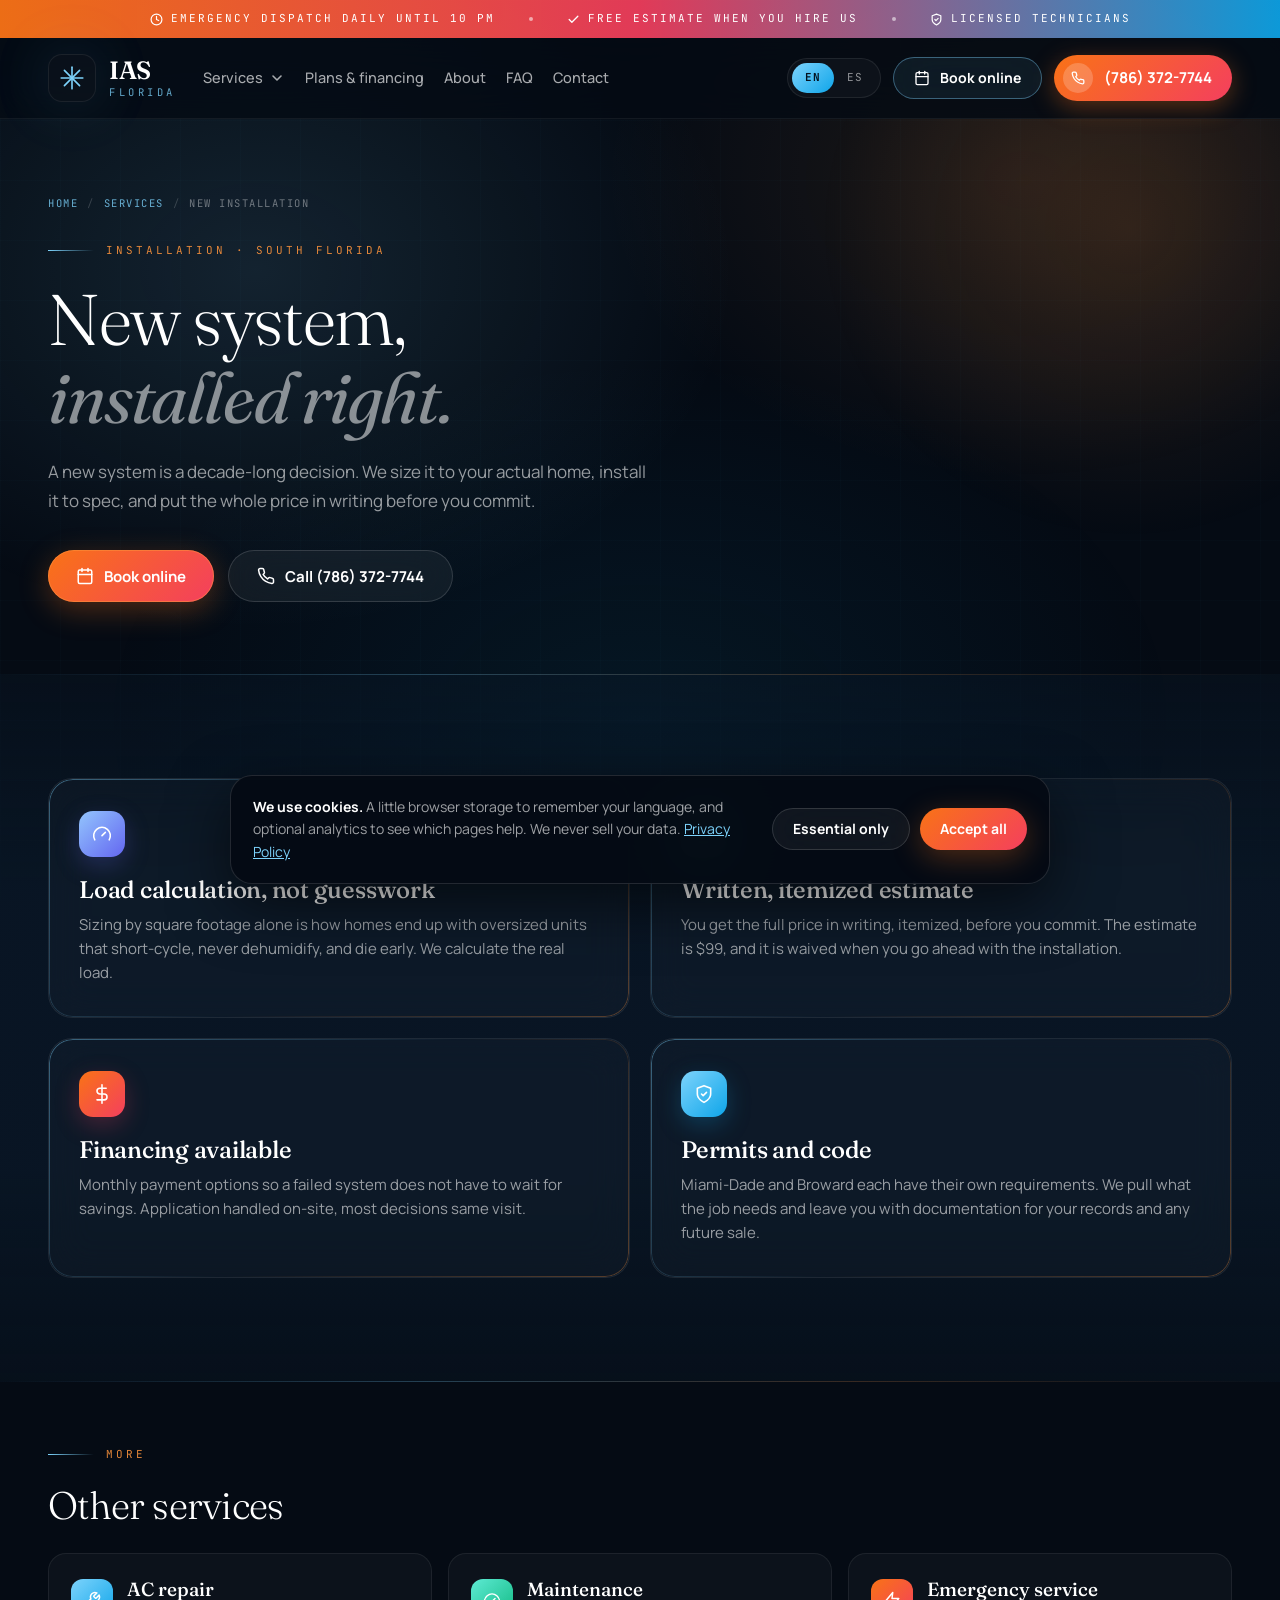
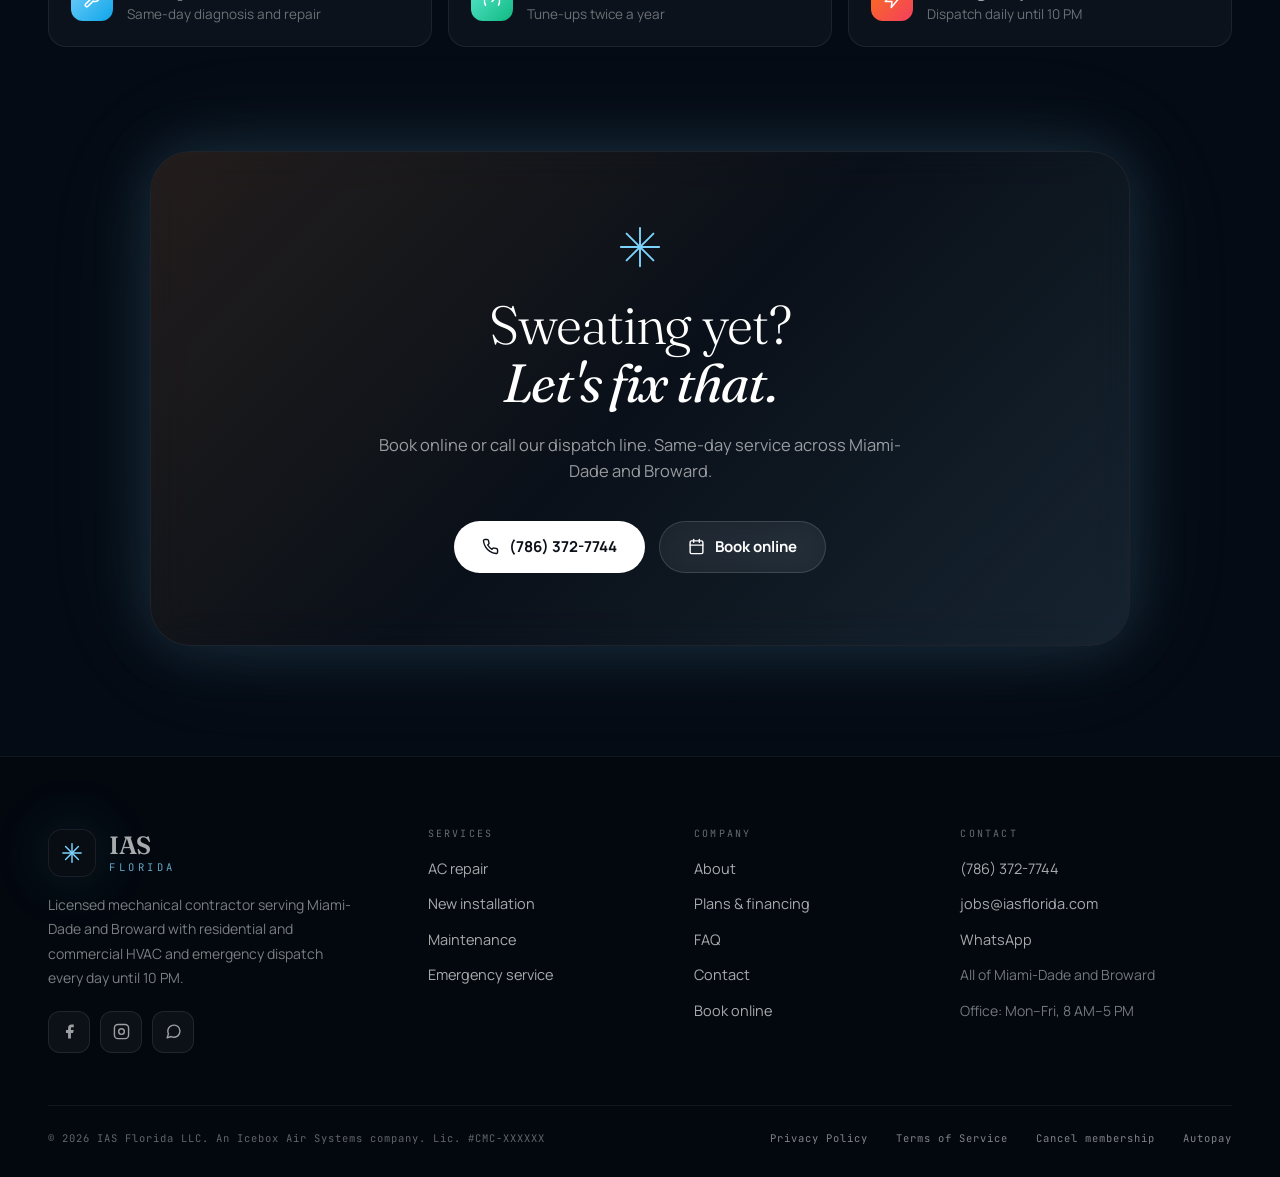
<file: ac-installation.html>
<!DOCTYPE html>
<html lang="en">
<head>
<meta charset="UTF-8">
<meta name="viewport" content="width=device-width, initial-scale=1.0">
<title>New AC Installation in Miami &amp; Broward | Written Estimates | IAS Florida</title>
<meta name="description" content="HVAC installation and replacement in Miami-Dade and Broward. Written estimates, free when you hire us. Correct sizing, financing available. Call (786) 372-7744.">
<link rel="canonical" href="https://iasflorida.com/ac-installation.html">
<meta name="robots" content="index, follow">
<meta name="theme-color" content="#050b14">
<meta property="og:type" content="website">
<meta property="og:site_name" content="IAS Florida">
<meta property="og:url" content="https://iasflorida.com/ac-installation.html">
<meta property="og:title" content="New AC Installation in Miami &amp; Broward | Written Estimates | IAS Florida">
<meta property="og:description" content="HVAC installation and replacement in Miami-Dade and Broward. Written estimates, free when you hire us. Correct sizing, financing available. Call (786) 372-7744.">
<meta property="og:image" content="https://iasflorida.com/og-image.jpg">
<meta name="twitter:card" content="summary_large_image">
<meta name="twitter:image" content="https://iasflorida.com/og-image.jpg">
<link rel="icon" href="favicon.ico" sizes="32x32">
<link rel="icon" href="favicon.svg" type="image/svg+xml">
<link rel="apple-touch-icon" href="apple-touch-icon.png">
<link rel="manifest" href="site.webmanifest">
<link rel="preconnect" href="https://fonts.googleapis.com">
<link rel="preconnect" href="https://fonts.gstatic.com" crossorigin>
<link href="https://fonts.googleapis.com/css2?family=Fraunces:ital,opsz,wght@0,9..144,300;0,9..144,400;0,9..144,500;0,9..144,600;1,9..144,300;1,9..144,400&family=JetBrains+Mono:wght@400;500&family=Manrope:wght@400;500;600;700;800&display=swap" rel="stylesheet">
<link rel="stylesheet" href="styles.css">
<script>document.documentElement.classList.add('js')</script>
<script type="application/ld+json">
{
 "@context": "https://schema.org",
 "@type": "Service",
 "serviceType": "HVAC Installation",
 "provider": {
  "@type": "HVACBusiness",
  "name": "IAS Florida",
  "telephone": "+1-786-372-7744",
  "url": "https://iasflorida.com/"
 },
 "areaServed": [
  {
   "@type": "AdministrativeArea",
   "name": "Miami-Dade County, Florida"
  },
  {
   "@type": "AdministrativeArea",
   "name": "Broward County, Florida"
  }
 ],
 "description": "HVAC installation and replacement in Miami-Dade and Broward. Written estimates, free when you hire us. Correct sizing, financing available. Call (786) 372-7744."
}
</script>
<script type="application/ld+json">
{
 "@context": "https://schema.org",
 "@type": "BreadcrumbList",
 "itemListElement": [
  {
   "@type": "ListItem",
   "position": 1,
   "name": "Home",
   "item": "https://iasflorida.com/"
  },
  {
   "@type": "ListItem",
   "position": 2,
   "name": "Services",
   "item": "https://iasflorida.com/#services"
  },
  {
   "@type": "ListItem",
   "position": 3,
   "name": "HVAC Installation",
   "item": "https://iasflorida.com/ac-installation.html"
  }
 ]
}
</script>
</head>
<body>
<div class="aurora" aria-hidden="true"></div>
<div class="grid-pattern" aria-hidden="true"></div>
<div class="snow" aria-hidden="true"></div>
<a class="skip" href="#main" data-i18n="a11y.skip">Skip to content</a>
<div class="topbar">
  <span><svg width="13" height="13" viewBox="0 0 24 24" fill="none" stroke="currentColor" stroke-width="2.2" stroke-linecap="round" stroke-linejoin="round" aria-hidden="true"><circle cx="12" cy="12" r="10"/><polyline points="12 6 12 12 16 14"/></svg><span data-i18n="top.1">Emergency dispatch daily until 10 PM</span></span><i></i>
  <span><svg width="13" height="13" viewBox="0 0 24 24" fill="none" stroke="currentColor" stroke-width="2.4" stroke-linecap="round" stroke-linejoin="round" aria-hidden="true"><polyline points="20 6 9 17 4 12"/></svg><span data-i18n="top.2">Free estimate when you hire us</span></span><i></i>
  <span><svg width="13" height="13" viewBox="0 0 24 24" fill="none" stroke="currentColor" stroke-width="2.2" stroke-linecap="round" stroke-linejoin="round" aria-hidden="true"><path d="M12 22s8-4 8-10V5l-8-3-8 3v7c0 6 8 10 8 10z"/><polyline points="9 12 11 14 15 10"/></svg><span data-i18n="top.3">Licensed Technicians</span></span>
</div>
<header class="site-header" id="siteHeader">
  <div class="wrap header-inner">
    <a href="index.html" class="logo" aria-label="IAS Florida, home">
      <span class="logo-mark"><svg width="26" height="26" viewBox="0 0 24 24" fill="none" stroke="#7dd3fc" stroke-width="1.5" stroke-linecap="round" stroke-linejoin="round" aria-hidden="true"><line x1="12" y1="2" x2="12" y2="22"/><line x1="2" y1="12" x2="22" y2="12"/><line x1="5" y1="5" x2="19" y2="19"/><line x1="5" y1="19" x2="19" y2="5"/></svg></span>
      <span class="logo-name"><b>IAS</b><small>FLORIDA</small></span>
    </a>
    <nav class="main-nav" aria-label="Main">
      <div class="nav-drop">
        <button type="button" aria-expanded="false" aria-controls="svcMenu"><span data-i18n="nav.services">Services</span><svg width="16" height="16" viewBox="0 0 24 24" fill="none" stroke="currentColor" stroke-width="2.4" stroke-linecap="round" stroke-linejoin="round" aria-hidden="true"><polyline points="6 9 12 15 18 9"/></svg></button>
        <div class="drop-menu" id="svcMenu">
          <a href="ac-repair.html"><span class="tile t-ice"><svg width="18" height="18" viewBox="0 0 24 24" fill="none" stroke="currentColor" stroke-width="2" stroke-linecap="round" stroke-linejoin="round" aria-hidden="true"><path d="M14.7 6.3a1 1 0 0 0 0 1.4l1.6 1.6a1 1 0 0 0 1.4 0l3.77-3.77a6 6 0 0 1-7.94 7.94l-6.91 6.91a2.12 2.12 0 0 1-3-3l6.91-6.91a6 6 0 0 1 7.94-7.94l-3.76 3.76z"/></svg></span><span><b data-i18n="svc.repair.t">AC repair</b><span class="s" data-i18n="svc.repair.s">Same-day diagnosis and repair</span></span></a>
          <a href="ac-installation.html" aria-current="page"><span class="tile t-indigo"><svg width="18" height="18" viewBox="0 0 24 24" fill="none" stroke="currentColor" stroke-width="2" stroke-linecap="round" stroke-linejoin="round" aria-hidden="true"><rect x="2" y="4" width="20" height="16" rx="2"/><circle cx="9" cy="12" r="4"/><line x1="9" y1="8" x2="9" y2="16"/><line x1="5" y1="12" x2="13" y2="12"/><line x1="16" y1="9" x2="19" y2="9"/><line x1="16" y1="12" x2="19" y2="12"/><line x1="16" y1="15" x2="19" y2="15"/></svg></span><span><b data-i18n="svc.install.t">New installation</b><span class="s" data-i18n="svc.install.s">Replacements and new systems, sized right</span></span></a>
          <a href="ac-maintenance.html"><span class="tile t-mint"><svg width="18" height="18" viewBox="0 0 24 24" fill="none" stroke="currentColor" stroke-width="2" stroke-linecap="round" stroke-linejoin="round" aria-hidden="true"><path d="M12 14l4-4"/><path d="M3.34 19a10 10 0 1 1 17.32 0"/></svg></span><span><b data-i18n="svc.maint.t">Maintenance</b><span class="s" data-i18n="svc.maint.s">Tune-ups twice a year</span></span></a>
          <a href="emergency-hvac.html"><span class="tile t-hot"><svg width="18" height="18" viewBox="0 0 24 24" fill="none" stroke="currentColor" stroke-width="2" stroke-linecap="round" stroke-linejoin="round" aria-hidden="true"><polygon points="13 2 3 14 12 14 11 22 21 10 12 10 13 2"/></svg></span><span><b data-i18n="svc.emerg.t">Emergency service</b><span class="s" data-i18n="svc.emerg.s">Dispatch daily until 10 PM</span></span></a>
        </div>
      </div>
      <a href="plans.html" data-i18n="nav.plans">Plans &amp; financing</a>
      <a href="about.html" data-i18n="nav.about">About</a>
      <a href="faq.html" data-i18n="nav.faq">FAQ</a>
      <a href="contact.html" data-i18n="nav.contact">Contact</a>
    </nav>
    <div class="header-actions">
      <div class="lang" role="group" aria-label="Language / Idioma"><button type="button" data-lang="en" aria-pressed="true">EN</button><button type="button" data-lang="es" aria-pressed="false">ES</button></div>
      <a class="btn btn-ghost btn-sm header-book" href="book.html" data-book><svg width="16" height="16" viewBox="0 0 24 24" fill="none" stroke="currentColor" stroke-width="2" stroke-linecap="round" stroke-linejoin="round" aria-hidden="true"><rect x="3" y="4" width="18" height="18" rx="2"/><line x1="16" y1="2" x2="16" y2="6"/><line x1="8" y1="2" x2="8" y2="6"/><line x1="3" y1="10" x2="21" y2="10"/></svg><span data-i18n="btn.book">Book online</span></a>
      <a class="header-phone" href="tel:+17863727744"><span class="ph-ico"><svg width="14" height="14" viewBox="0 0 24 24" fill="none" stroke="currentColor" stroke-width="2.2" stroke-linecap="round" stroke-linejoin="round" aria-hidden="true"><path d="M22 16.92v3a2 2 0 0 1-2.18 2 19.79 19.79 0 0 1-8.63-3.07 19.5 19.5 0 0 1-6-6 19.79 19.79 0 0 1-3.07-8.67A2 2 0 0 1 4.11 2h3a2 2 0 0 1 2 1.72 12.84 12.84 0 0 0 .7 2.81 2 2 0 0 1-.45 2.11L8.09 9.91a16 16 0 0 0 6 6l1.27-1.27a2 2 0 0 1 2.11-.45 12.84 12.84 0 0 0 2.81.7A2 2 0 0 1 22 16.92z"/></svg></span><span class="t"><small data-i18n="nav.calllabel">Line open 24/7</small><b>(786) 372-7744</b></span></a>
      <button type="button" class="nav-toggle" id="navToggle" aria-expanded="false" aria-controls="mobileMenu" aria-label="Menu"><svg width="22" height="22" viewBox="0 0 24 24" fill="none" stroke="currentColor" stroke-width="2" stroke-linecap="round" stroke-linejoin="round" aria-hidden="true"><line x1="3" y1="7" x2="21" y2="7"/><line x1="3" y1="12" x2="21" y2="12"/><line x1="3" y1="17" x2="21" y2="17"/></svg></button>
    </div>
  </div>
  <div class="mobile-menu" id="mobileMenu">
    <a href="index.html" data-i18n="nav.home">Home</a>
    <a class="m-sub" href="ac-repair.html" data-i18n="svc.repair.t">AC repair</a>
    <a class="m-sub" href="ac-installation.html" data-i18n="svc.install.t">New installation</a>
    <a class="m-sub" href="ac-maintenance.html" data-i18n="svc.maint.t">Maintenance</a>
    <a class="m-sub" href="emergency-hvac.html" data-i18n="svc.emerg.t">Emergency service</a>
    <a href="plans.html" data-i18n="nav.plans">Plans &amp; financing</a>
    <a href="about.html" data-i18n="nav.about">About</a>
    <a href="faq.html" data-i18n="nav.faq">FAQ</a>
    <a href="contact.html" data-i18n="nav.contact">Contact</a>
    <div class="btn-row">
      <a class="btn btn-primary" href="tel:+17863727744"><svg width="17" height="17" viewBox="0 0 24 24" fill="none" stroke="currentColor" stroke-width="2" stroke-linecap="round" stroke-linejoin="round" aria-hidden="true"><path d="M22 16.92v3a2 2 0 0 1-2.18 2 19.79 19.79 0 0 1-8.63-3.07 19.5 19.5 0 0 1-6-6 19.79 19.79 0 0 1-3.07-8.67A2 2 0 0 1 4.11 2h3a2 2 0 0 1 2 1.72 12.84 12.84 0 0 0 .7 2.81 2 2 0 0 1-.45 2.11L8.09 9.91a16 16 0 0 0 6 6l1.27-1.27a2 2 0 0 1 2.11-.45 12.84 12.84 0 0 0 2.81.7A2 2 0 0 1 22 16.92z"/></svg><span>(786) 372-7744</span></a>
      <a class="btn btn-ghost" href="book.html" data-book><span data-i18n="btn.book">Book online</span></a>
    </div>
    <div class="lang" role="group" aria-label="Language / Idioma"><button type="button" data-lang="en" aria-pressed="true">EN</button><button type="button" data-lang="es" aria-pressed="false">ES</button></div>
  </div>
</header>
<main id="main">
<section class="page-head">
  <div class="wrap">
    <nav class="crumbs" aria-label="Breadcrumb"><a href="index.html" data-i18n="crumb.home">Home</a><span aria-hidden="true">/</span><a href="index.html#services" data-i18n="crumb.services">Services</a><span aria-hidden="true">/</span><span aria-current="page" data-i18n="svc.install.t">New installation</span></nav>
    <div class="reveal"><div class="eyebrow"><span class="line"></span><span class="text" data-i18n="pg.eyebrow">Installation · South Florida</span></div></div>
    <h1 class="reveal" data-i18n-html="pg.h1">New system,<br><span class="italic">installed right.</span></h1>
    <p class="lede reveal" data-i18n="pg.lede">A new system is a decade-long decision. We size it to your actual home, install it to spec, and put the whole price in writing before you commit.</p>
    <div class="btn-row reveal"><a class="btn btn-primary btn-pulse" href="book.html" data-book><svg width="18" height="18" viewBox="0 0 24 24" fill="none" stroke="currentColor" stroke-width="2" stroke-linecap="round" stroke-linejoin="round" aria-hidden="true"><rect x="3" y="4" width="18" height="18" rx="2"/><line x1="16" y1="2" x2="16" y2="6"/><line x1="8" y1="2" x2="8" y2="6"/><line x1="3" y1="10" x2="21" y2="10"/></svg><span data-i18n="btn.book">Book online</span></a><a class="btn btn-ghost" href="tel:+17863727744"><svg width="18" height="18" viewBox="0 0 24 24" fill="none" stroke="currentColor" stroke-width="2" stroke-linecap="round" stroke-linejoin="round" aria-hidden="true"><path d="M22 16.92v3a2 2 0 0 1-2.18 2 19.79 19.79 0 0 1-8.63-3.07 19.5 19.5 0 0 1-6-6 19.79 19.79 0 0 1-3.07-8.67A2 2 0 0 1 4.11 2h3a2 2 0 0 1 2 1.72 12.84 12.84 0 0 0 .7 2.81 2 2 0 0 1-.45 2.11L8.09 9.91a16 16 0 0 0 6 6l1.27-1.27a2 2 0 0 1 2.11-.45 12.84 12.84 0 0 0 2.81.7A2 2 0 0 1 22 16.92z"/></svg><span data-i18n="btn.call">Call (786) 372-7744</span></a></div>
  </div>
</section>

<section class="band band--alt">
  <div class="wrap">
    <div class="info-grid">
      <div class="info reveal gborder"><span class="tile t-indigo"><svg width="20" height="20" viewBox="0 0 24 24" fill="none" stroke="currentColor" stroke-width="1.9" stroke-linecap="round" stroke-linejoin="round" aria-hidden="true"><path d="M12 14l4-4"/><path d="M3.34 19a10 10 0 1 1 17.32 0"/></svg></span><h2 data-i18n="c1.t">Load calculation, not guesswork</h2><p data-i18n="c1.p">Sizing by square footage alone is how homes end up with oversized units that short-cycle, never dehumidify, and die early. We calculate the real load.</p></div>
      <div class="info reveal gborder"><span class="tile t-mint"><svg width="20" height="20" viewBox="0 0 24 24" fill="none" stroke="currentColor" stroke-width="1.9" stroke-linecap="round" stroke-linejoin="round" aria-hidden="true"><path d="M14 2H6a2 2 0 0 0-2 2v16a2 2 0 0 0 2 2h12a2 2 0 0 0 2-2V8z"/><polyline points="14 2 14 8 20 8"/><line x1="8" y1="13" x2="16" y2="13"/><line x1="8" y1="17" x2="13" y2="17"/></svg></span><h2 data-i18n="c2.t">Written, itemized estimate</h2><p data-i18n="c2.p">You get the full price in writing, itemized, before you commit. The estimate is $99, and it is waived when you go ahead with the installation.</p></div>
      <div class="info reveal gborder"><span class="tile t-hot"><svg width="20" height="20" viewBox="0 0 24 24" fill="none" stroke="currentColor" stroke-width="1.9" stroke-linecap="round" stroke-linejoin="round" aria-hidden="true"><line x1="12" y1="1" x2="12" y2="23"/><path d="M17 5H9.5a3.5 3.5 0 0 0 0 7h5a3.5 3.5 0 0 1 0 7H6"/></svg></span><h2 data-i18n="c3.t">Financing available</h2><p data-i18n="c3.p">Monthly payment options so a failed system does not have to wait for savings. Application handled on-site, most decisions same visit.</p></div>
      <div class="info reveal gborder"><span class="tile t-ice"><svg width="20" height="20" viewBox="0 0 24 24" fill="none" stroke="currentColor" stroke-width="1.9" stroke-linecap="round" stroke-linejoin="round" aria-hidden="true"><path d="M12 22s8-4 8-10V5l-8-3-8 3v7c0 6 8 10 8 10z"/><polyline points="9 12 11 14 15 10"/></svg></span><h2 data-i18n="c4.t">Permits and code</h2><p data-i18n="c4.p">Miami-Dade and Broward each have their own requirements. We pull what the job needs and leave you with documentation for your records and any future sale.</p></div>
    </div>
  </div>
</section>

<section class="band band--tight">
  <div class="wrap">
    <div class="eyebrow"><span class="line"></span><span class="text" data-i18n="pg.other.e">More</span></div>
    <h2 style="font-size:clamp(1.8rem,3vw,2.4rem);margin-bottom:26px" data-i18n="pg.other">Other services</h2>
    <div class="link-list reveal">
      <a href="ac-repair.html"><span class="tile t-ice"><svg width="18" height="18" viewBox="0 0 24 24" fill="none" stroke="currentColor" stroke-width="2" stroke-linecap="round" stroke-linejoin="round" aria-hidden="true"><path d="M14.7 6.3a1 1 0 0 0 0 1.4l1.6 1.6a1 1 0 0 0 1.4 0l3.77-3.77a6 6 0 0 1-7.94 7.94l-6.91 6.91a2.12 2.12 0 0 1-3-3l6.91-6.91a6 6 0 0 1 7.94-7.94l-3.76 3.76z"/></svg></span><span><b data-i18n="svc.repair.t">AC repair</b><span class="s" data-i18n="svc.repair.s">Same-day diagnosis and repair</span></span></a>
      <a href="ac-maintenance.html"><span class="tile t-mint"><svg width="18" height="18" viewBox="0 0 24 24" fill="none" stroke="currentColor" stroke-width="2" stroke-linecap="round" stroke-linejoin="round" aria-hidden="true"><path d="M12 14l4-4"/><path d="M3.34 19a10 10 0 1 1 17.32 0"/></svg></span><span><b data-i18n="svc.maint.t">Maintenance</b><span class="s" data-i18n="svc.maint.s">Tune-ups twice a year</span></span></a>
      <a href="emergency-hvac.html"><span class="tile t-hot"><svg width="18" height="18" viewBox="0 0 24 24" fill="none" stroke="currentColor" stroke-width="2" stroke-linecap="round" stroke-linejoin="round" aria-hidden="true"><polygon points="13 2 3 14 12 14 11 22 21 10 12 10 13 2"/></svg></span><span><b data-i18n="svc.emerg.t">Emergency service</b><span class="s" data-i18n="svc.emerg.s">Dispatch daily until 10 PM</span></span></a>
    </div>
  </div>
</section>
<section class="cta" aria-labelledby="ctaTitle">
  <div class="wrap">
    <div class="cta-card reveal">
      <div class="cta-ico"><svg width="46" height="46" viewBox="0 0 24 24" fill="none" stroke="currentColor" stroke-width="1" stroke-linecap="round" stroke-linejoin="round" aria-hidden="true"><line x1="12" y1="2" x2="12" y2="22"/><line x1="2" y1="12" x2="22" y2="12"/><line x1="5" y1="5" x2="19" y2="19"/><line x1="5" y1="19" x2="19" y2="5"/></svg></div>
      <h2 id="ctaTitle" data-i18n-html="cta.title">Sweating yet?<br><span class="italic">Let's fix that.</span></h2>
      <p data-i18n="cta.p">Book online or call our dispatch line. Same-day service across Miami-Dade and Broward.</p>
      <div class="btn-row">
        <a class="btn btn-white" href="tel:+17863727744"><svg width="17" height="17" viewBox="0 0 24 24" fill="none" stroke="currentColor" stroke-width="2" stroke-linecap="round" stroke-linejoin="round" aria-hidden="true"><path d="M22 16.92v3a2 2 0 0 1-2.18 2 19.79 19.79 0 0 1-8.63-3.07 19.5 19.5 0 0 1-6-6 19.79 19.79 0 0 1-3.07-8.67A2 2 0 0 1 4.11 2h3a2 2 0 0 1 2 1.72 12.84 12.84 0 0 0 .7 2.81 2 2 0 0 1-.45 2.11L8.09 9.91a16 16 0 0 0 6 6l1.27-1.27a2 2 0 0 1 2.11-.45 12.84 12.84 0 0 0 2.81.7A2 2 0 0 1 22 16.92z"/></svg><span>(786) 372-7744</span></a>
        <a class="btn btn-ghost" href="book.html" data-book><svg width="17" height="17" viewBox="0 0 24 24" fill="none" stroke="currentColor" stroke-width="2" stroke-linecap="round" stroke-linejoin="round" aria-hidden="true"><rect x="3" y="4" width="18" height="18" rx="2"/><line x1="16" y1="2" x2="16" y2="6"/><line x1="8" y1="2" x2="8" y2="6"/><line x1="3" y1="10" x2="21" y2="10"/></svg><span data-i18n="btn.book">Book online</span></a>
      </div>
    </div>
  </div>
</section>
</main>

<footer class="site-footer">
  <div class="wrap">
    <div class="footer-grid">
      <div class="footer-about">
        <a href="index.html" class="logo" aria-label="IAS Florida, home">
          <span class="logo-mark"><svg width="22" height="22" viewBox="0 0 24 24" fill="none" stroke="#7dd3fc" stroke-width="1.6" stroke-linecap="round" stroke-linejoin="round" aria-hidden="true"><line x1="12" y1="2" x2="12" y2="22"/><line x1="2" y1="12" x2="22" y2="12"/><line x1="5" y1="5" x2="19" y2="19"/><line x1="5" y1="19" x2="19" y2="5"/></svg></span>
          <span class="logo-name"><b>IAS</b><small>FLORIDA</small></span>
        </a>
        <p data-i18n="footer.blurb">Licensed mechanical contractor serving Miami-Dade and Broward with residential and commercial HVAC and emergency dispatch every day until 10 PM.</p>
        <!-- Perfiles sociales. Borra los que no uses: un enlace roto resta confianza.
             GOOGLE BUSINESS: cuando tu ficha esté verificada, agrega aquí otro <a> con su enlace de Maps. -->
        <div class="social">
          <a href="https://www.facebook.com/profile.php?id=61593211452054" target="_blank" rel="noopener" aria-label="Facebook"><svg width="17" height="17" viewBox="0 0 24 24" fill="currentColor" aria-hidden="true"><path d="M18 2h-3a5 5 0 0 0-5 5v3H7v4h3v8h4v-8h3l1-4h-4V7a1 1 0 0 1 1-1h3z"/></svg></a>
          <a href="https://www.instagram.com/iasflorida" target="_blank" rel="noopener" aria-label="Instagram"><svg width="17" height="17" viewBox="0 0 24 24" fill="none" stroke="currentColor" stroke-width="2" aria-hidden="true"><rect x="2" y="2" width="20" height="20" rx="5"/><circle cx="12" cy="12" r="4"/><line x1="17.5" y1="6.5" x2="17.5" y2="6.5"/></svg></a>
          <a href="https://wa.me/17863727744" target="_blank" rel="noopener" aria-label="WhatsApp"><svg width="17" height="17" viewBox="0 0 24 24" fill="none" stroke="currentColor" stroke-width="2" stroke-linecap="round" stroke-linejoin="round" aria-hidden="true"><path d="M21 11.5a8.38 8.38 0 0 1-.9 3.8 8.5 8.5 0 0 1-7.6 4.7 8.38 8.38 0 0 1-3.8-.9L3 21l1.9-5.7a8.38 8.38 0 0 1-.9-3.8 8.5 8.5 0 0 1 4.7-7.6 8.38 8.38 0 0 1 3.8-.9h.5a8.48 8.48 0 0 1 8 8v.5z"/></svg></a>
        </div>
      </div>
      <div>
        <h2 data-i18n="footer.services">Services</h2>
        <ul>
          <li><a href="ac-repair.html" data-i18n="svc.repair.t">AC repair</a></li>
          <li><a href="ac-installation.html" data-i18n="svc.install.t">New installation</a></li>
          <li><a href="ac-maintenance.html" data-i18n="svc.maint.t">Maintenance</a></li>
          <li><a href="emergency-hvac.html" data-i18n="svc.emerg.t">Emergency service</a></li>
        </ul>
      </div>
      <div>
        <h2 data-i18n="footer.company">Company</h2>
        <ul>
          <li><a href="about.html" data-i18n="nav.about">About</a></li>
          <li><a href="plans.html" data-i18n="nav.plans">Plans &amp; financing</a></li>
          <li><a href="faq.html" data-i18n="nav.faq">FAQ</a></li>
          <li><a href="contact.html" data-i18n="nav.contact">Contact</a></li>
          <li><a href="book.html" data-book data-i18n="btn.book">Book online</a></li>
        </ul>
      </div>
      <div>
        <h2 data-i18n="footer.contact">Contact</h2>
        <ul>
          <li><a href="tel:+17863727744">(786) 372-7744</a></li>
          <li><a href="mailto:jobs@iasflorida.com">jobs@iasflorida.com</a></li>
          <li><a href="https://wa.me/17863727744" target="_blank" rel="noopener">WhatsApp</a></li>
          <li><span style="color:rgba(255,255,255,.45);font-size:14px" data-i18n="footer.area">All of Miami-Dade and Broward</span></li>
          <li><span style="color:rgba(255,255,255,.45);font-size:14px" data-i18n="footer.hours">Office: Mon–Fri, 8 AM–5 PM</span></li>
        </ul>
      </div>
    </div>
    <div class="footer-base">
      <!-- ⚠️ REEMPLAZAR: número de licencia real (CMC-XXXXXX) -->
      <span>&copy; 2026 IAS Florida LLC. <span data-i18n="footer.parent">An Icebox Air Systems company</span>. Lic. #CMC-XXXXXX</span>
      <span><a href="privacy.html" data-i18n="footer.privacy">Privacy Policy</a> &nbsp;&nbsp; <a href="terms.html" data-i18n="footer.terms">Terms of Service</a> &nbsp;&nbsp; <a href="cancel.html" data-i18n="footer.cancel">Cancel membership</a> &nbsp;&nbsp; <a href="autopay.html" data-i18n="footer.autopay">Autopay</a></span>
    </div>
  </div>
</footer>

<div class="mobile-bar">
  <a class="btn btn-primary" href="tel:+17863727744"><svg width="17" height="17" viewBox="0 0 24 24" fill="none" stroke="currentColor" stroke-width="2" stroke-linecap="round" stroke-linejoin="round" aria-hidden="true"><path d="M22 16.92v3a2 2 0 0 1-2.18 2 19.79 19.79 0 0 1-8.63-3.07 19.5 19.5 0 0 1-6-6 19.79 19.79 0 0 1-3.07-8.67A2 2 0 0 1 4.11 2h3a2 2 0 0 1 2 1.72 12.84 12.84 0 0 0 .7 2.81 2 2 0 0 1-.45 2.11L8.09 9.91a16 16 0 0 0 6 6l1.27-1.27a2 2 0 0 1 2.11-.45 12.84 12.84 0 0 0 2.81.7A2 2 0 0 1 22 16.92z"/></svg><span data-i18n="mb.call">Call now</span></a>
  <a class="btn btn-ghost" href="book.html" data-book><svg width="17" height="17" viewBox="0 0 24 24" fill="none" stroke="currentColor" stroke-width="2" stroke-linecap="round" stroke-linejoin="round" aria-hidden="true"><rect x="3" y="4" width="18" height="18" rx="2"/><line x1="16" y1="2" x2="16" y2="6"/><line x1="8" y1="2" x2="8" y2="6"/><line x1="3" y1="10" x2="21" y2="10"/></svg><span data-i18n="mb.book">Book online</span></a>
</div>

<div class="cookie-bar" id="cookieBar" role="region" aria-label="Cookies">
  <p data-i18n-html="cookie.body"><b>We use cookies.</b> A little browser storage to remember your language, and optional analytics to see which pages help. We never sell your data. <a href="privacy.html">Privacy Policy</a></p>
  <div class="cookie-actions">
    <button type="button" class="btn btn-sm btn-ghost" id="cookieDecline" data-i18n="cookie.decline">Essential only</button>
    <button type="button" class="btn btn-sm btn-primary" id="cookieAccept" data-i18n="cookie.accept">Accept all</button>
  </div>
</div>

<div class="modal" id="thanksModal" role="dialog" aria-modal="true" aria-labelledby="thanksTitle">
  <div class="modal-box">
    <div class="ok"><svg width="28" height="28" viewBox="0 0 24 24" fill="none" stroke="currentColor" stroke-width="2.6" stroke-linecap="round" stroke-linejoin="round" aria-hidden="true"><polyline points="20 6 9 17 4 12"/></svg></div>
    <h2 id="thanksTitle" data-i18n="modal.title">Thank you for trusting IAS Florida</h2>
    <p data-i18n="modal.p">We received your request. A dispatcher will call you back shortly; during business hours, usually within 15 minutes.</p>
    <button type="button" class="btn btn-primary" id="thanksBtn" data-i18n="modal.btn">Perfect, thanks</button>
    <span class="modal-tel" data-i18n-html="modal.tel">Urgent? Call <a href="tel:+17863727744">(786) 372-7744</a>. We dispatch emergencies every day until 10 PM.</span>
  </div>
</div>

<script>
/* Textos en español de esta página */
window.PAGE_ES = {
 "pg.h1": "Equipo nuevo,<br><span class=\"italic\">bien instalado.</span>",
 "pg.lede": "Un equipo nuevo es una decisión de diez años. Lo dimensionamos según tu casa real, lo instalamos conforme a especificación y ponemos el precio completo por escrito antes de que te comprometas.",
 "pg.other": "Otros servicios",
 "pg.other.e": "Más",
 "pg.eyebrow": "Instalación · Sur de Florida",
 "c1.t": "Cálculo de carga, no al ojo",
 "c1.p": "Dimensionar solo por metros cuadrados es como terminan las casas con equipos sobredimensionados que arrancan y paran, nunca deshumidifican y mueren antes de tiempo. Nosotros calculamos la carga real.",
 "c2.t": "Cotización por escrito y desglosada",
 "c2.p": "Recibes el precio completo por escrito y desglosado antes de comprometerte. La cotización cuesta $99, y no se cobra si sigues adelante con la instalación.",
 "c3.t": "Financiamiento disponible",
 "c3.p": "Opciones de pago mensual para que un equipo descompuesto no tenga que esperar a que juntes el dinero. La solicitud se hace en sitio y la mayoría se resuelve en la misma visita.",
 "c4.t": "Permisos y código",
 "c4.p": "Miami-Dade y Broward tienen cada uno sus propios requisitos. Tramitamos lo que el trabajo necesite y te dejamos la documentación para tus registros y para una futura venta."
};
</script>
<script src="site.js" defer></script>
<!-- Housecall Pro: todo se conecta desde housecall-pro.js -->
<script src="housecall-pro.js" defer></script>
</body>
</html>
</file>
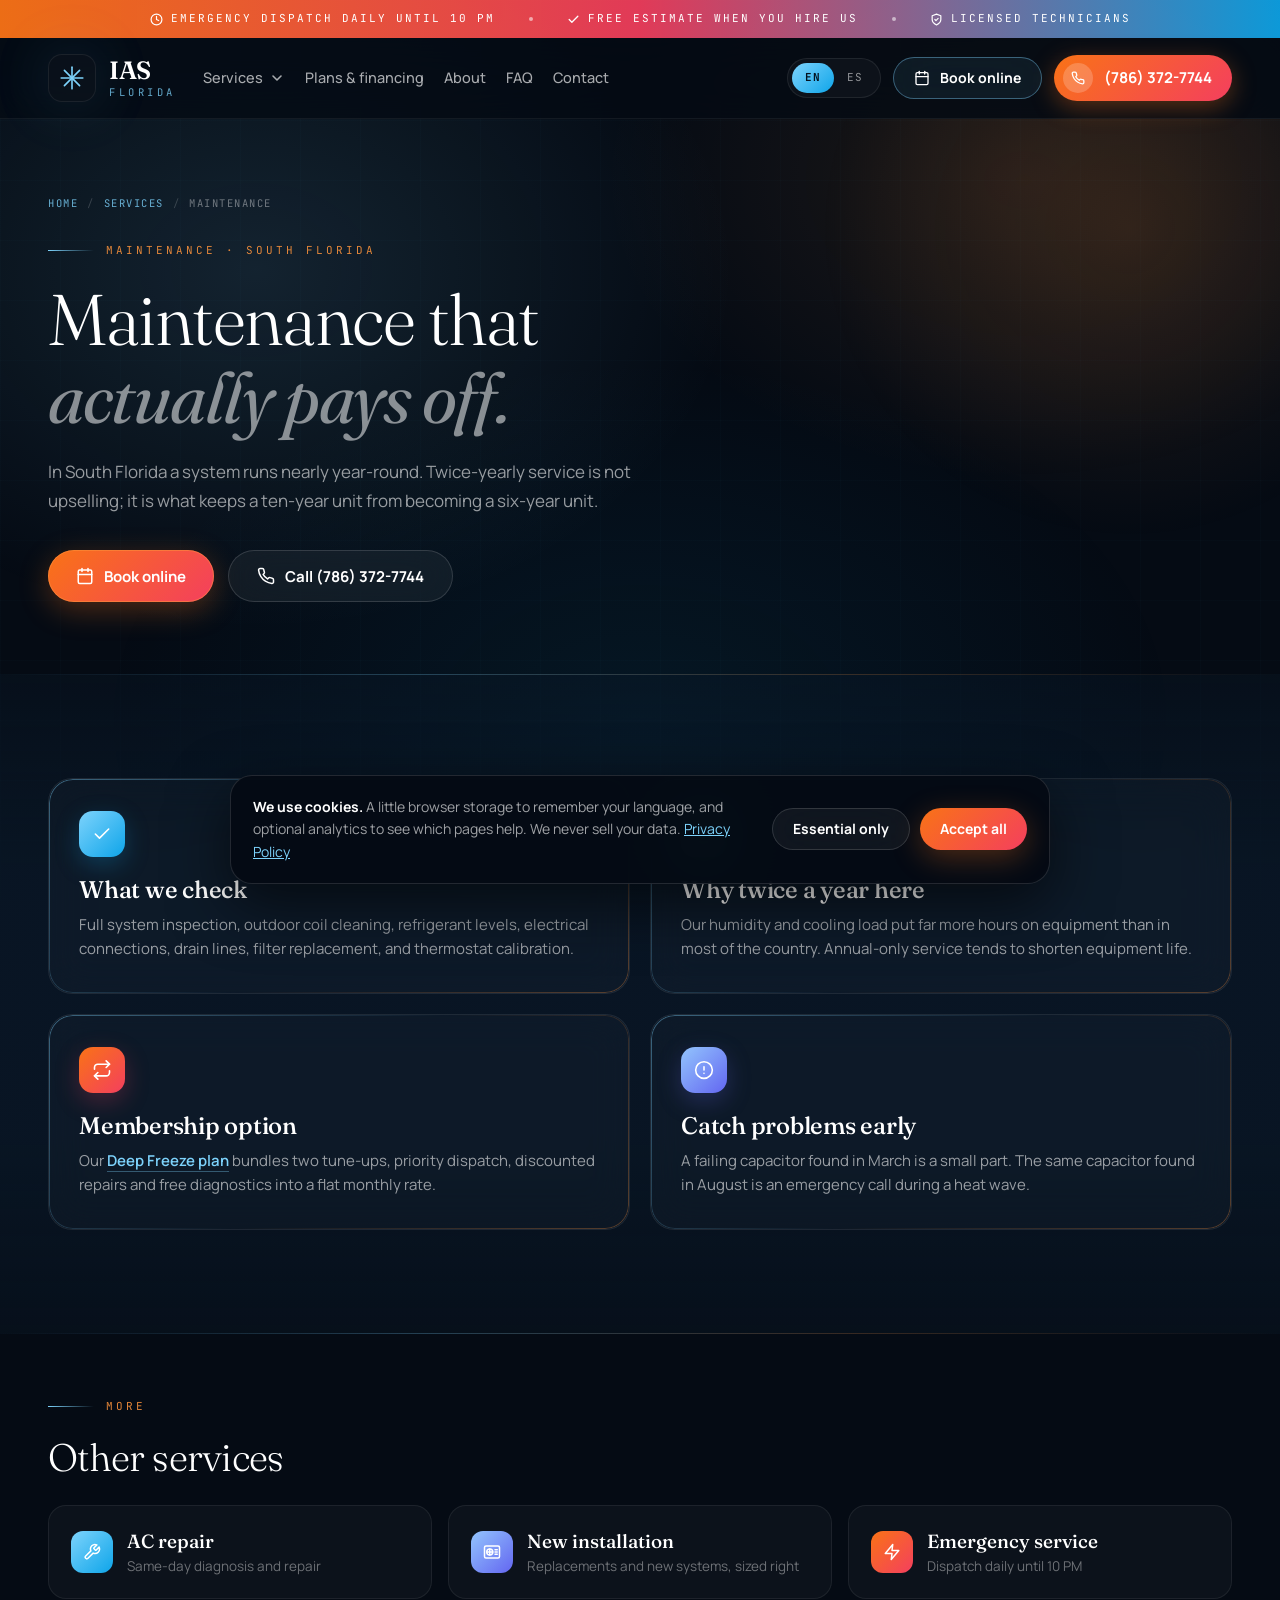
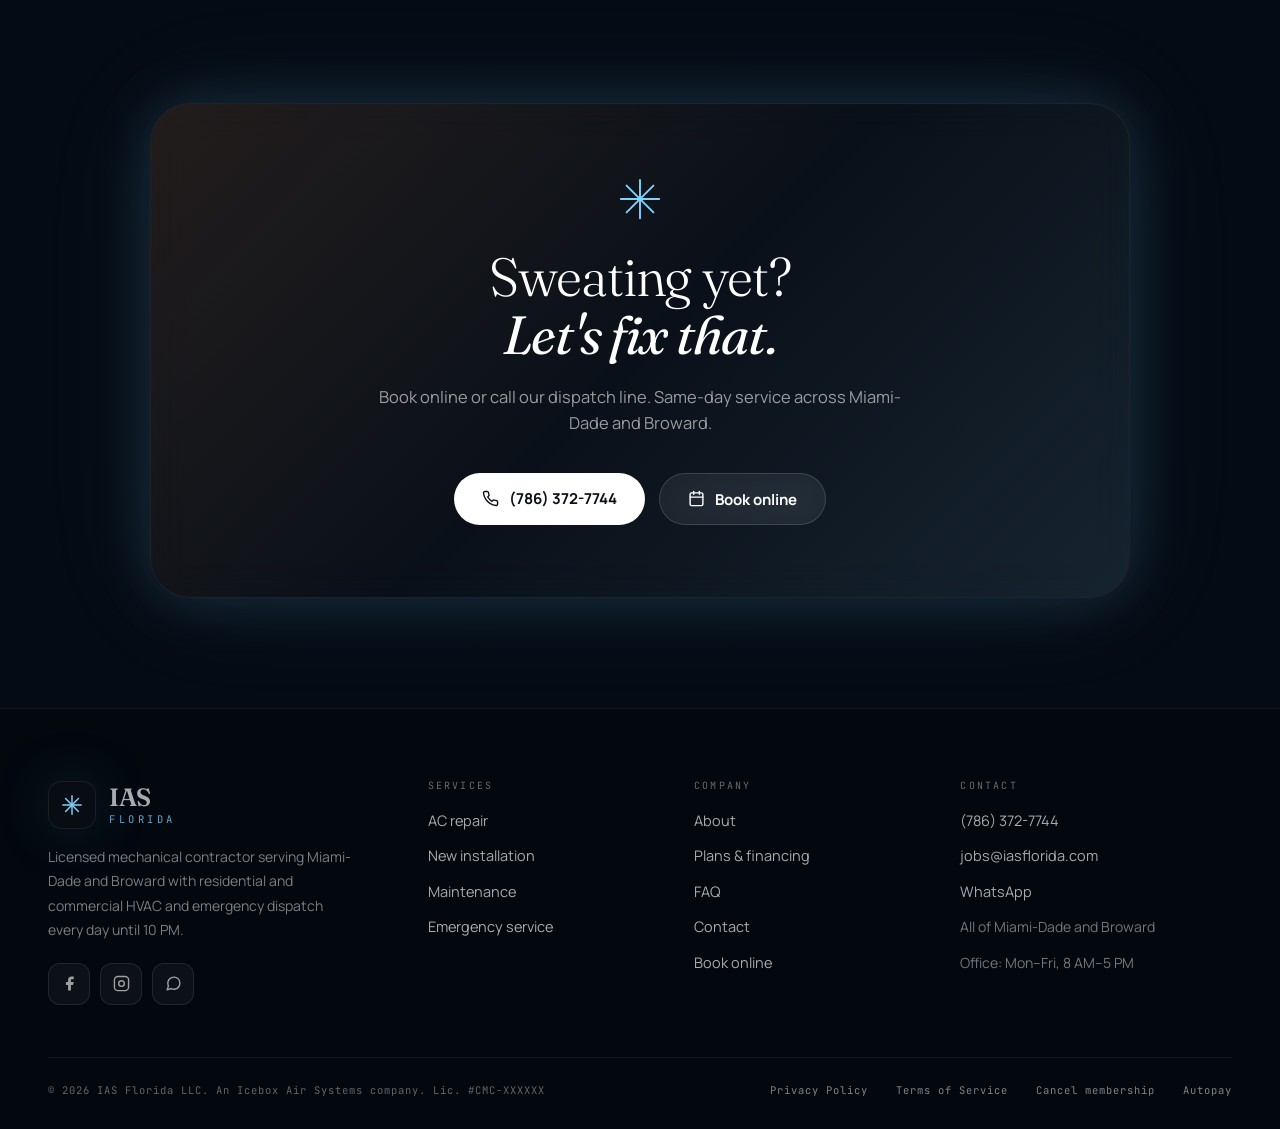
<file: ac-maintenance.html>
<!DOCTYPE html>
<html lang="en">
<head>
<meta charset="UTF-8">
<meta name="viewport" content="width=device-width, initial-scale=1.0">
<title>AC Maintenance &amp; Tune-Ups in Miami &amp; Broward | IAS Florida</title>
<meta name="description" content="HVAC maintenance and tune-ups across Miami-Dade and Broward. Two visits a year, priority dispatch, member discounts. Call (786) 372-7744.">
<link rel="canonical" href="https://iasflorida.com/ac-maintenance.html">
<meta name="robots" content="index, follow">
<meta name="theme-color" content="#050b14">
<meta property="og:type" content="website">
<meta property="og:site_name" content="IAS Florida">
<meta property="og:url" content="https://iasflorida.com/ac-maintenance.html">
<meta property="og:title" content="AC Maintenance &amp; Tune-Ups in Miami &amp; Broward | IAS Florida">
<meta property="og:description" content="HVAC maintenance and tune-ups across Miami-Dade and Broward. Two visits a year, priority dispatch, member discounts. Call (786) 372-7744.">
<meta property="og:image" content="https://iasflorida.com/og-image.jpg">
<meta name="twitter:card" content="summary_large_image">
<meta name="twitter:image" content="https://iasflorida.com/og-image.jpg">
<link rel="icon" href="favicon.ico" sizes="32x32">
<link rel="icon" href="favicon.svg" type="image/svg+xml">
<link rel="apple-touch-icon" href="apple-touch-icon.png">
<link rel="manifest" href="site.webmanifest">
<link rel="preconnect" href="https://fonts.googleapis.com">
<link rel="preconnect" href="https://fonts.gstatic.com" crossorigin>
<link href="https://fonts.googleapis.com/css2?family=Fraunces:ital,opsz,wght@0,9..144,300;0,9..144,400;0,9..144,500;0,9..144,600;1,9..144,300;1,9..144,400&family=JetBrains+Mono:wght@400;500&family=Manrope:wght@400;500;600;700;800&display=swap" rel="stylesheet">
<link rel="stylesheet" href="styles.css">
<script>document.documentElement.classList.add('js')</script>
<script type="application/ld+json">
{
 "@context": "https://schema.org",
 "@type": "Service",
 "serviceType": "HVAC Maintenance",
 "provider": {
  "@type": "HVACBusiness",
  "name": "IAS Florida",
  "telephone": "+1-786-372-7744",
  "url": "https://iasflorida.com/"
 },
 "areaServed": [
  {
   "@type": "AdministrativeArea",
   "name": "Miami-Dade County, Florida"
  },
  {
   "@type": "AdministrativeArea",
   "name": "Broward County, Florida"
  }
 ],
 "description": "HVAC maintenance and tune-ups across Miami-Dade and Broward. Two visits a year, priority dispatch, member discounts. Call (786) 372-7744."
}
</script>
<script type="application/ld+json">
{
 "@context": "https://schema.org",
 "@type": "BreadcrumbList",
 "itemListElement": [
  {
   "@type": "ListItem",
   "position": 1,
   "name": "Home",
   "item": "https://iasflorida.com/"
  },
  {
   "@type": "ListItem",
   "position": 2,
   "name": "Services",
   "item": "https://iasflorida.com/#services"
  },
  {
   "@type": "ListItem",
   "position": 3,
   "name": "HVAC Maintenance",
   "item": "https://iasflorida.com/ac-maintenance.html"
  }
 ]
}
</script>
</head>
<body>
<div class="aurora" aria-hidden="true"></div>
<div class="grid-pattern" aria-hidden="true"></div>
<div class="snow" aria-hidden="true"></div>
<a class="skip" href="#main" data-i18n="a11y.skip">Skip to content</a>
<div class="topbar">
  <span><svg width="13" height="13" viewBox="0 0 24 24" fill="none" stroke="currentColor" stroke-width="2.2" stroke-linecap="round" stroke-linejoin="round" aria-hidden="true"><circle cx="12" cy="12" r="10"/><polyline points="12 6 12 12 16 14"/></svg><span data-i18n="top.1">Emergency dispatch daily until 10 PM</span></span><i></i>
  <span><svg width="13" height="13" viewBox="0 0 24 24" fill="none" stroke="currentColor" stroke-width="2.4" stroke-linecap="round" stroke-linejoin="round" aria-hidden="true"><polyline points="20 6 9 17 4 12"/></svg><span data-i18n="top.2">Free estimate when you hire us</span></span><i></i>
  <span><svg width="13" height="13" viewBox="0 0 24 24" fill="none" stroke="currentColor" stroke-width="2.2" stroke-linecap="round" stroke-linejoin="round" aria-hidden="true"><path d="M12 22s8-4 8-10V5l-8-3-8 3v7c0 6 8 10 8 10z"/><polyline points="9 12 11 14 15 10"/></svg><span data-i18n="top.3">Licensed Technicians</span></span>
</div>
<header class="site-header" id="siteHeader">
  <div class="wrap header-inner">
    <a href="index.html" class="logo" aria-label="IAS Florida, home">
      <span class="logo-mark"><svg width="26" height="26" viewBox="0 0 24 24" fill="none" stroke="#7dd3fc" stroke-width="1.5" stroke-linecap="round" stroke-linejoin="round" aria-hidden="true"><line x1="12" y1="2" x2="12" y2="22"/><line x1="2" y1="12" x2="22" y2="12"/><line x1="5" y1="5" x2="19" y2="19"/><line x1="5" y1="19" x2="19" y2="5"/></svg></span>
      <span class="logo-name"><b>IAS</b><small>FLORIDA</small></span>
    </a>
    <nav class="main-nav" aria-label="Main">
      <div class="nav-drop">
        <button type="button" aria-expanded="false" aria-controls="svcMenu"><span data-i18n="nav.services">Services</span><svg width="16" height="16" viewBox="0 0 24 24" fill="none" stroke="currentColor" stroke-width="2.4" stroke-linecap="round" stroke-linejoin="round" aria-hidden="true"><polyline points="6 9 12 15 18 9"/></svg></button>
        <div class="drop-menu" id="svcMenu">
          <a href="ac-repair.html"><span class="tile t-ice"><svg width="18" height="18" viewBox="0 0 24 24" fill="none" stroke="currentColor" stroke-width="2" stroke-linecap="round" stroke-linejoin="round" aria-hidden="true"><path d="M14.7 6.3a1 1 0 0 0 0 1.4l1.6 1.6a1 1 0 0 0 1.4 0l3.77-3.77a6 6 0 0 1-7.94 7.94l-6.91 6.91a2.12 2.12 0 0 1-3-3l6.91-6.91a6 6 0 0 1 7.94-7.94l-3.76 3.76z"/></svg></span><span><b data-i18n="svc.repair.t">AC repair</b><span class="s" data-i18n="svc.repair.s">Same-day diagnosis and repair</span></span></a>
          <a href="ac-installation.html"><span class="tile t-indigo"><svg width="18" height="18" viewBox="0 0 24 24" fill="none" stroke="currentColor" stroke-width="2" stroke-linecap="round" stroke-linejoin="round" aria-hidden="true"><rect x="2" y="4" width="20" height="16" rx="2"/><circle cx="9" cy="12" r="4"/><line x1="9" y1="8" x2="9" y2="16"/><line x1="5" y1="12" x2="13" y2="12"/><line x1="16" y1="9" x2="19" y2="9"/><line x1="16" y1="12" x2="19" y2="12"/><line x1="16" y1="15" x2="19" y2="15"/></svg></span><span><b data-i18n="svc.install.t">New installation</b><span class="s" data-i18n="svc.install.s">Replacements and new systems, sized right</span></span></a>
          <a href="ac-maintenance.html" aria-current="page"><span class="tile t-mint"><svg width="18" height="18" viewBox="0 0 24 24" fill="none" stroke="currentColor" stroke-width="2" stroke-linecap="round" stroke-linejoin="round" aria-hidden="true"><path d="M12 14l4-4"/><path d="M3.34 19a10 10 0 1 1 17.32 0"/></svg></span><span><b data-i18n="svc.maint.t">Maintenance</b><span class="s" data-i18n="svc.maint.s">Tune-ups twice a year</span></span></a>
          <a href="emergency-hvac.html"><span class="tile t-hot"><svg width="18" height="18" viewBox="0 0 24 24" fill="none" stroke="currentColor" stroke-width="2" stroke-linecap="round" stroke-linejoin="round" aria-hidden="true"><polygon points="13 2 3 14 12 14 11 22 21 10 12 10 13 2"/></svg></span><span><b data-i18n="svc.emerg.t">Emergency service</b><span class="s" data-i18n="svc.emerg.s">Dispatch daily until 10 PM</span></span></a>
        </div>
      </div>
      <a href="plans.html" data-i18n="nav.plans">Plans &amp; financing</a>
      <a href="about.html" data-i18n="nav.about">About</a>
      <a href="faq.html" data-i18n="nav.faq">FAQ</a>
      <a href="contact.html" data-i18n="nav.contact">Contact</a>
    </nav>
    <div class="header-actions">
      <div class="lang" role="group" aria-label="Language / Idioma"><button type="button" data-lang="en" aria-pressed="true">EN</button><button type="button" data-lang="es" aria-pressed="false">ES</button></div>
      <a class="btn btn-ghost btn-sm header-book" href="book.html" data-book><svg width="16" height="16" viewBox="0 0 24 24" fill="none" stroke="currentColor" stroke-width="2" stroke-linecap="round" stroke-linejoin="round" aria-hidden="true"><rect x="3" y="4" width="18" height="18" rx="2"/><line x1="16" y1="2" x2="16" y2="6"/><line x1="8" y1="2" x2="8" y2="6"/><line x1="3" y1="10" x2="21" y2="10"/></svg><span data-i18n="btn.book">Book online</span></a>
      <a class="header-phone" href="tel:+17863727744"><span class="ph-ico"><svg width="14" height="14" viewBox="0 0 24 24" fill="none" stroke="currentColor" stroke-width="2.2" stroke-linecap="round" stroke-linejoin="round" aria-hidden="true"><path d="M22 16.92v3a2 2 0 0 1-2.18 2 19.79 19.79 0 0 1-8.63-3.07 19.5 19.5 0 0 1-6-6 19.79 19.79 0 0 1-3.07-8.67A2 2 0 0 1 4.11 2h3a2 2 0 0 1 2 1.72 12.84 12.84 0 0 0 .7 2.81 2 2 0 0 1-.45 2.11L8.09 9.91a16 16 0 0 0 6 6l1.27-1.27a2 2 0 0 1 2.11-.45 12.84 12.84 0 0 0 2.81.7A2 2 0 0 1 22 16.92z"/></svg></span><span class="t"><small data-i18n="nav.calllabel">Line open 24/7</small><b>(786) 372-7744</b></span></a>
      <button type="button" class="nav-toggle" id="navToggle" aria-expanded="false" aria-controls="mobileMenu" aria-label="Menu"><svg width="22" height="22" viewBox="0 0 24 24" fill="none" stroke="currentColor" stroke-width="2" stroke-linecap="round" stroke-linejoin="round" aria-hidden="true"><line x1="3" y1="7" x2="21" y2="7"/><line x1="3" y1="12" x2="21" y2="12"/><line x1="3" y1="17" x2="21" y2="17"/></svg></button>
    </div>
  </div>
  <div class="mobile-menu" id="mobileMenu">
    <a href="index.html" data-i18n="nav.home">Home</a>
    <a class="m-sub" href="ac-repair.html" data-i18n="svc.repair.t">AC repair</a>
    <a class="m-sub" href="ac-installation.html" data-i18n="svc.install.t">New installation</a>
    <a class="m-sub" href="ac-maintenance.html" data-i18n="svc.maint.t">Maintenance</a>
    <a class="m-sub" href="emergency-hvac.html" data-i18n="svc.emerg.t">Emergency service</a>
    <a href="plans.html" data-i18n="nav.plans">Plans &amp; financing</a>
    <a href="about.html" data-i18n="nav.about">About</a>
    <a href="faq.html" data-i18n="nav.faq">FAQ</a>
    <a href="contact.html" data-i18n="nav.contact">Contact</a>
    <div class="btn-row">
      <a class="btn btn-primary" href="tel:+17863727744"><svg width="17" height="17" viewBox="0 0 24 24" fill="none" stroke="currentColor" stroke-width="2" stroke-linecap="round" stroke-linejoin="round" aria-hidden="true"><path d="M22 16.92v3a2 2 0 0 1-2.18 2 19.79 19.79 0 0 1-8.63-3.07 19.5 19.5 0 0 1-6-6 19.79 19.79 0 0 1-3.07-8.67A2 2 0 0 1 4.11 2h3a2 2 0 0 1 2 1.72 12.84 12.84 0 0 0 .7 2.81 2 2 0 0 1-.45 2.11L8.09 9.91a16 16 0 0 0 6 6l1.27-1.27a2 2 0 0 1 2.11-.45 12.84 12.84 0 0 0 2.81.7A2 2 0 0 1 22 16.92z"/></svg><span>(786) 372-7744</span></a>
      <a class="btn btn-ghost" href="book.html" data-book><span data-i18n="btn.book">Book online</span></a>
    </div>
    <div class="lang" role="group" aria-label="Language / Idioma"><button type="button" data-lang="en" aria-pressed="true">EN</button><button type="button" data-lang="es" aria-pressed="false">ES</button></div>
  </div>
</header>
<main id="main">
<section class="page-head">
  <div class="wrap">
    <nav class="crumbs" aria-label="Breadcrumb"><a href="index.html" data-i18n="crumb.home">Home</a><span aria-hidden="true">/</span><a href="index.html#services" data-i18n="crumb.services">Services</a><span aria-hidden="true">/</span><span aria-current="page" data-i18n="svc.maint.t">Maintenance</span></nav>
    <div class="reveal"><div class="eyebrow"><span class="line"></span><span class="text" data-i18n="pg.eyebrow">Maintenance · South Florida</span></div></div>
    <h1 class="reveal" data-i18n-html="pg.h1">Maintenance that<br><span class="italic">actually pays off.</span></h1>
    <p class="lede reveal" data-i18n="pg.lede">In South Florida a system runs nearly year-round. Twice-yearly service is not upselling; it is what keeps a ten-year unit from becoming a six-year unit.</p>
    <div class="btn-row reveal"><a class="btn btn-primary btn-pulse" href="book.html" data-book><svg width="18" height="18" viewBox="0 0 24 24" fill="none" stroke="currentColor" stroke-width="2" stroke-linecap="round" stroke-linejoin="round" aria-hidden="true"><rect x="3" y="4" width="18" height="18" rx="2"/><line x1="16" y1="2" x2="16" y2="6"/><line x1="8" y1="2" x2="8" y2="6"/><line x1="3" y1="10" x2="21" y2="10"/></svg><span data-i18n="btn.book">Book online</span></a><a class="btn btn-ghost" href="tel:+17863727744"><svg width="18" height="18" viewBox="0 0 24 24" fill="none" stroke="currentColor" stroke-width="2" stroke-linecap="round" stroke-linejoin="round" aria-hidden="true"><path d="M22 16.92v3a2 2 0 0 1-2.18 2 19.79 19.79 0 0 1-8.63-3.07 19.5 19.5 0 0 1-6-6 19.79 19.79 0 0 1-3.07-8.67A2 2 0 0 1 4.11 2h3a2 2 0 0 1 2 1.72 12.84 12.84 0 0 0 .7 2.81 2 2 0 0 1-.45 2.11L8.09 9.91a16 16 0 0 0 6 6l1.27-1.27a2 2 0 0 1 2.11-.45 12.84 12.84 0 0 0 2.81.7A2 2 0 0 1 22 16.92z"/></svg><span data-i18n="btn.call">Call (786) 372-7744</span></a></div>
  </div>
</section>

<section class="band band--alt">
  <div class="wrap">
    <div class="info-grid">
      <div class="info reveal gborder"><span class="tile t-ice"><svg width="20" height="20" viewBox="0 0 24 24" fill="none" stroke="currentColor" stroke-width="1.9" stroke-linecap="round" stroke-linejoin="round" aria-hidden="true"><polyline points="20 6 9 17 4 12"/></svg></span><h2 data-i18n="c1.t">What we check</h2><p data-i18n="c1.p">Full system inspection, outdoor coil cleaning, refrigerant levels, electrical connections, drain lines, filter replacement, and thermostat calibration.</p></div>
      <div class="info reveal gborder"><span class="tile t-mint"><svg width="20" height="20" viewBox="0 0 24 24" fill="none" stroke="currentColor" stroke-width="1.9" stroke-linecap="round" stroke-linejoin="round" aria-hidden="true"><circle cx="12" cy="12" r="10"/><polyline points="12 6 12 12 16 14"/></svg></span><h2 data-i18n="c2.t">Why twice a year here</h2><p data-i18n="c2.p">Our humidity and cooling load put far more hours on equipment than in most of the country. Annual-only service tends to shorten equipment life.</p></div>
      <div class="info reveal gborder"><span class="tile t-hot"><svg width="20" height="20" viewBox="0 0 24 24" fill="none" stroke="currentColor" stroke-width="1.9" stroke-linecap="round" stroke-linejoin="round" aria-hidden="true"><polyline points="17 1 21 5 17 9"/><path d="M3 11V9a4 4 0 0 1 4-4h14"/><polyline points="7 23 3 19 7 15"/><path d="M21 13v2a4 4 0 0 1-4 4H3"/></svg></span><h2 data-i18n="c3.t">Membership option</h2><p data-i18n-html="c3.p">Our <a class="text-link" href="plans.html">Deep Freeze plan</a> bundles two tune-ups, priority dispatch, discounted repairs and free diagnostics into a flat monthly rate.</p></div>
      <div class="info reveal gborder"><span class="tile t-indigo"><svg width="20" height="20" viewBox="0 0 24 24" fill="none" stroke="currentColor" stroke-width="1.9" stroke-linecap="round" stroke-linejoin="round" aria-hidden="true"><circle cx="12" cy="12" r="10"/><line x1="12" y1="8" x2="12" y2="12"/><line x1="12" y1="16" x2="12" y2="16"/></svg></span><h2 data-i18n="c4.t">Catch problems early</h2><p data-i18n="c4.p">A failing capacitor found in March is a small part. The same capacitor found in August is an emergency call during a heat wave.</p></div>
    </div>
  </div>
</section>

<section class="band band--tight">
  <div class="wrap">
    <div class="eyebrow"><span class="line"></span><span class="text" data-i18n="pg.other.e">More</span></div>
    <h2 style="font-size:clamp(1.8rem,3vw,2.4rem);margin-bottom:26px" data-i18n="pg.other">Other services</h2>
    <div class="link-list reveal">
      <a href="ac-repair.html"><span class="tile t-ice"><svg width="18" height="18" viewBox="0 0 24 24" fill="none" stroke="currentColor" stroke-width="2" stroke-linecap="round" stroke-linejoin="round" aria-hidden="true"><path d="M14.7 6.3a1 1 0 0 0 0 1.4l1.6 1.6a1 1 0 0 0 1.4 0l3.77-3.77a6 6 0 0 1-7.94 7.94l-6.91 6.91a2.12 2.12 0 0 1-3-3l6.91-6.91a6 6 0 0 1 7.94-7.94l-3.76 3.76z"/></svg></span><span><b data-i18n="svc.repair.t">AC repair</b><span class="s" data-i18n="svc.repair.s">Same-day diagnosis and repair</span></span></a>
      <a href="ac-installation.html"><span class="tile t-indigo"><svg width="18" height="18" viewBox="0 0 24 24" fill="none" stroke="currentColor" stroke-width="2" stroke-linecap="round" stroke-linejoin="round" aria-hidden="true"><rect x="2" y="4" width="20" height="16" rx="2"/><circle cx="9" cy="12" r="4"/><line x1="9" y1="8" x2="9" y2="16"/><line x1="5" y1="12" x2="13" y2="12"/><line x1="16" y1="9" x2="19" y2="9"/><line x1="16" y1="12" x2="19" y2="12"/><line x1="16" y1="15" x2="19" y2="15"/></svg></span><span><b data-i18n="svc.install.t">New installation</b><span class="s" data-i18n="svc.install.s">Replacements and new systems, sized right</span></span></a>
      <a href="emergency-hvac.html"><span class="tile t-hot"><svg width="18" height="18" viewBox="0 0 24 24" fill="none" stroke="currentColor" stroke-width="2" stroke-linecap="round" stroke-linejoin="round" aria-hidden="true"><polygon points="13 2 3 14 12 14 11 22 21 10 12 10 13 2"/></svg></span><span><b data-i18n="svc.emerg.t">Emergency service</b><span class="s" data-i18n="svc.emerg.s">Dispatch daily until 10 PM</span></span></a>
    </div>
  </div>
</section>
<section class="cta" aria-labelledby="ctaTitle">
  <div class="wrap">
    <div class="cta-card reveal">
      <div class="cta-ico"><svg width="46" height="46" viewBox="0 0 24 24" fill="none" stroke="currentColor" stroke-width="1" stroke-linecap="round" stroke-linejoin="round" aria-hidden="true"><line x1="12" y1="2" x2="12" y2="22"/><line x1="2" y1="12" x2="22" y2="12"/><line x1="5" y1="5" x2="19" y2="19"/><line x1="5" y1="19" x2="19" y2="5"/></svg></div>
      <h2 id="ctaTitle" data-i18n-html="cta.title">Sweating yet?<br><span class="italic">Let's fix that.</span></h2>
      <p data-i18n="cta.p">Book online or call our dispatch line. Same-day service across Miami-Dade and Broward.</p>
      <div class="btn-row">
        <a class="btn btn-white" href="tel:+17863727744"><svg width="17" height="17" viewBox="0 0 24 24" fill="none" stroke="currentColor" stroke-width="2" stroke-linecap="round" stroke-linejoin="round" aria-hidden="true"><path d="M22 16.92v3a2 2 0 0 1-2.18 2 19.79 19.79 0 0 1-8.63-3.07 19.5 19.5 0 0 1-6-6 19.79 19.79 0 0 1-3.07-8.67A2 2 0 0 1 4.11 2h3a2 2 0 0 1 2 1.72 12.84 12.84 0 0 0 .7 2.81 2 2 0 0 1-.45 2.11L8.09 9.91a16 16 0 0 0 6 6l1.27-1.27a2 2 0 0 1 2.11-.45 12.84 12.84 0 0 0 2.81.7A2 2 0 0 1 22 16.92z"/></svg><span>(786) 372-7744</span></a>
        <a class="btn btn-ghost" href="book.html" data-book><svg width="17" height="17" viewBox="0 0 24 24" fill="none" stroke="currentColor" stroke-width="2" stroke-linecap="round" stroke-linejoin="round" aria-hidden="true"><rect x="3" y="4" width="18" height="18" rx="2"/><line x1="16" y1="2" x2="16" y2="6"/><line x1="8" y1="2" x2="8" y2="6"/><line x1="3" y1="10" x2="21" y2="10"/></svg><span data-i18n="btn.book">Book online</span></a>
      </div>
    </div>
  </div>
</section>
</main>

<footer class="site-footer">
  <div class="wrap">
    <div class="footer-grid">
      <div class="footer-about">
        <a href="index.html" class="logo" aria-label="IAS Florida, home">
          <span class="logo-mark"><svg width="22" height="22" viewBox="0 0 24 24" fill="none" stroke="#7dd3fc" stroke-width="1.6" stroke-linecap="round" stroke-linejoin="round" aria-hidden="true"><line x1="12" y1="2" x2="12" y2="22"/><line x1="2" y1="12" x2="22" y2="12"/><line x1="5" y1="5" x2="19" y2="19"/><line x1="5" y1="19" x2="19" y2="5"/></svg></span>
          <span class="logo-name"><b>IAS</b><small>FLORIDA</small></span>
        </a>
        <p data-i18n="footer.blurb">Licensed mechanical contractor serving Miami-Dade and Broward with residential and commercial HVAC and emergency dispatch every day until 10 PM.</p>
        <!-- Perfiles sociales. Borra los que no uses: un enlace roto resta confianza.
             GOOGLE BUSINESS: cuando tu ficha esté verificada, agrega aquí otro <a> con su enlace de Maps. -->
        <div class="social">
          <a href="https://www.facebook.com/profile.php?id=61593211452054" target="_blank" rel="noopener" aria-label="Facebook"><svg width="17" height="17" viewBox="0 0 24 24" fill="currentColor" aria-hidden="true"><path d="M18 2h-3a5 5 0 0 0-5 5v3H7v4h3v8h4v-8h3l1-4h-4V7a1 1 0 0 1 1-1h3z"/></svg></a>
          <a href="https://www.instagram.com/iasflorida" target="_blank" rel="noopener" aria-label="Instagram"><svg width="17" height="17" viewBox="0 0 24 24" fill="none" stroke="currentColor" stroke-width="2" aria-hidden="true"><rect x="2" y="2" width="20" height="20" rx="5"/><circle cx="12" cy="12" r="4"/><line x1="17.5" y1="6.5" x2="17.5" y2="6.5"/></svg></a>
          <a href="https://wa.me/17863727744" target="_blank" rel="noopener" aria-label="WhatsApp"><svg width="17" height="17" viewBox="0 0 24 24" fill="none" stroke="currentColor" stroke-width="2" stroke-linecap="round" stroke-linejoin="round" aria-hidden="true"><path d="M21 11.5a8.38 8.38 0 0 1-.9 3.8 8.5 8.5 0 0 1-7.6 4.7 8.38 8.38 0 0 1-3.8-.9L3 21l1.9-5.7a8.38 8.38 0 0 1-.9-3.8 8.5 8.5 0 0 1 4.7-7.6 8.38 8.38 0 0 1 3.8-.9h.5a8.48 8.48 0 0 1 8 8v.5z"/></svg></a>
        </div>
      </div>
      <div>
        <h2 data-i18n="footer.services">Services</h2>
        <ul>
          <li><a href="ac-repair.html" data-i18n="svc.repair.t">AC repair</a></li>
          <li><a href="ac-installation.html" data-i18n="svc.install.t">New installation</a></li>
          <li><a href="ac-maintenance.html" data-i18n="svc.maint.t">Maintenance</a></li>
          <li><a href="emergency-hvac.html" data-i18n="svc.emerg.t">Emergency service</a></li>
        </ul>
      </div>
      <div>
        <h2 data-i18n="footer.company">Company</h2>
        <ul>
          <li><a href="about.html" data-i18n="nav.about">About</a></li>
          <li><a href="plans.html" data-i18n="nav.plans">Plans &amp; financing</a></li>
          <li><a href="faq.html" data-i18n="nav.faq">FAQ</a></li>
          <li><a href="contact.html" data-i18n="nav.contact">Contact</a></li>
          <li><a href="book.html" data-book data-i18n="btn.book">Book online</a></li>
        </ul>
      </div>
      <div>
        <h2 data-i18n="footer.contact">Contact</h2>
        <ul>
          <li><a href="tel:+17863727744">(786) 372-7744</a></li>
          <li><a href="mailto:jobs@iasflorida.com">jobs@iasflorida.com</a></li>
          <li><a href="https://wa.me/17863727744" target="_blank" rel="noopener">WhatsApp</a></li>
          <li><span style="color:rgba(255,255,255,.45);font-size:14px" data-i18n="footer.area">All of Miami-Dade and Broward</span></li>
          <li><span style="color:rgba(255,255,255,.45);font-size:14px" data-i18n="footer.hours">Office: Mon–Fri, 8 AM–5 PM</span></li>
        </ul>
      </div>
    </div>
    <div class="footer-base">
      <!-- ⚠️ REEMPLAZAR: número de licencia real (CMC-XXXXXX) -->
      <span>&copy; 2026 IAS Florida LLC. <span data-i18n="footer.parent">An Icebox Air Systems company</span>. Lic. #CMC-XXXXXX</span>
      <span><a href="privacy.html" data-i18n="footer.privacy">Privacy Policy</a> &nbsp;&nbsp; <a href="terms.html" data-i18n="footer.terms">Terms of Service</a> &nbsp;&nbsp; <a href="cancel.html" data-i18n="footer.cancel">Cancel membership</a> &nbsp;&nbsp; <a href="autopay.html" data-i18n="footer.autopay">Autopay</a></span>
    </div>
  </div>
</footer>

<div class="mobile-bar">
  <a class="btn btn-primary" href="tel:+17863727744"><svg width="17" height="17" viewBox="0 0 24 24" fill="none" stroke="currentColor" stroke-width="2" stroke-linecap="round" stroke-linejoin="round" aria-hidden="true"><path d="M22 16.92v3a2 2 0 0 1-2.18 2 19.79 19.79 0 0 1-8.63-3.07 19.5 19.5 0 0 1-6-6 19.79 19.79 0 0 1-3.07-8.67A2 2 0 0 1 4.11 2h3a2 2 0 0 1 2 1.72 12.84 12.84 0 0 0 .7 2.81 2 2 0 0 1-.45 2.11L8.09 9.91a16 16 0 0 0 6 6l1.27-1.27a2 2 0 0 1 2.11-.45 12.84 12.84 0 0 0 2.81.7A2 2 0 0 1 22 16.92z"/></svg><span data-i18n="mb.call">Call now</span></a>
  <a class="btn btn-ghost" href="book.html" data-book><svg width="17" height="17" viewBox="0 0 24 24" fill="none" stroke="currentColor" stroke-width="2" stroke-linecap="round" stroke-linejoin="round" aria-hidden="true"><rect x="3" y="4" width="18" height="18" rx="2"/><line x1="16" y1="2" x2="16" y2="6"/><line x1="8" y1="2" x2="8" y2="6"/><line x1="3" y1="10" x2="21" y2="10"/></svg><span data-i18n="mb.book">Book online</span></a>
</div>

<div class="cookie-bar" id="cookieBar" role="region" aria-label="Cookies">
  <p data-i18n-html="cookie.body"><b>We use cookies.</b> A little browser storage to remember your language, and optional analytics to see which pages help. We never sell your data. <a href="privacy.html">Privacy Policy</a></p>
  <div class="cookie-actions">
    <button type="button" class="btn btn-sm btn-ghost" id="cookieDecline" data-i18n="cookie.decline">Essential only</button>
    <button type="button" class="btn btn-sm btn-primary" id="cookieAccept" data-i18n="cookie.accept">Accept all</button>
  </div>
</div>

<div class="modal" id="thanksModal" role="dialog" aria-modal="true" aria-labelledby="thanksTitle">
  <div class="modal-box">
    <div class="ok"><svg width="28" height="28" viewBox="0 0 24 24" fill="none" stroke="currentColor" stroke-width="2.6" stroke-linecap="round" stroke-linejoin="round" aria-hidden="true"><polyline points="20 6 9 17 4 12"/></svg></div>
    <h2 id="thanksTitle" data-i18n="modal.title">Thank you for trusting IAS Florida</h2>
    <p data-i18n="modal.p">We received your request. A dispatcher will call you back shortly; during business hours, usually within 15 minutes.</p>
    <button type="button" class="btn btn-primary" id="thanksBtn" data-i18n="modal.btn">Perfect, thanks</button>
    <span class="modal-tel" data-i18n-html="modal.tel">Urgent? Call <a href="tel:+17863727744">(786) 372-7744</a>. We dispatch emergencies every day until 10 PM.</span>
  </div>
</div>

<script>
/* Textos en español de esta página */
window.PAGE_ES = {
 "pg.h1": "Mantenimiento que<br><span class=\"italic\">sí se paga solo.</span>",
 "pg.lede": "En el sur de Florida un equipo trabaja casi todo el año. El servicio dos veces al año no es venta forzada; es lo que evita que un equipo de diez años se vuelva uno de seis.",
 "pg.other": "Otros servicios",
 "pg.other.e": "Más",
 "pg.eyebrow": "Mantenimiento · Sur de Florida",
 "c1.t": "Qué revisamos",
 "c1.p": "Inspección completa del sistema, limpieza del serpentín exterior, niveles de refrigerante, conexiones eléctricas, líneas de drenaje, cambio de filtro y calibración del termostato.",
 "c2.t": "Por qué dos veces al año aquí",
 "c2.p": "Nuestra humedad y carga de enfriamiento le meten muchas más horas al equipo que en casi todo el país. El servicio solo anual tiende a acortar la vida del equipo.",
 "c3.t": "Opción de membresía",
 "c3.p": "Nuestro <a class=\"text-link\" href=\"plans.html\">plan Deep Freeze</a> junta dos afinaciones, envío prioritario, reparaciones con descuento y diagnóstico sin cargo en una tarifa mensual fija.",
 "c4.t": "Detectar problemas a tiempo",
 "c4.p": "Un capacitor fallando detectado en marzo es una pieza barata. Ese mismo capacitor detectado en agosto es una llamada de emergencia en plena ola de calor."
};
</script>
<script src="site.js" defer></script>
<!-- Housecall Pro: todo se conecta desde housecall-pro.js -->
<script src="housecall-pro.js" defer></script>
</body>
</html>
</file>
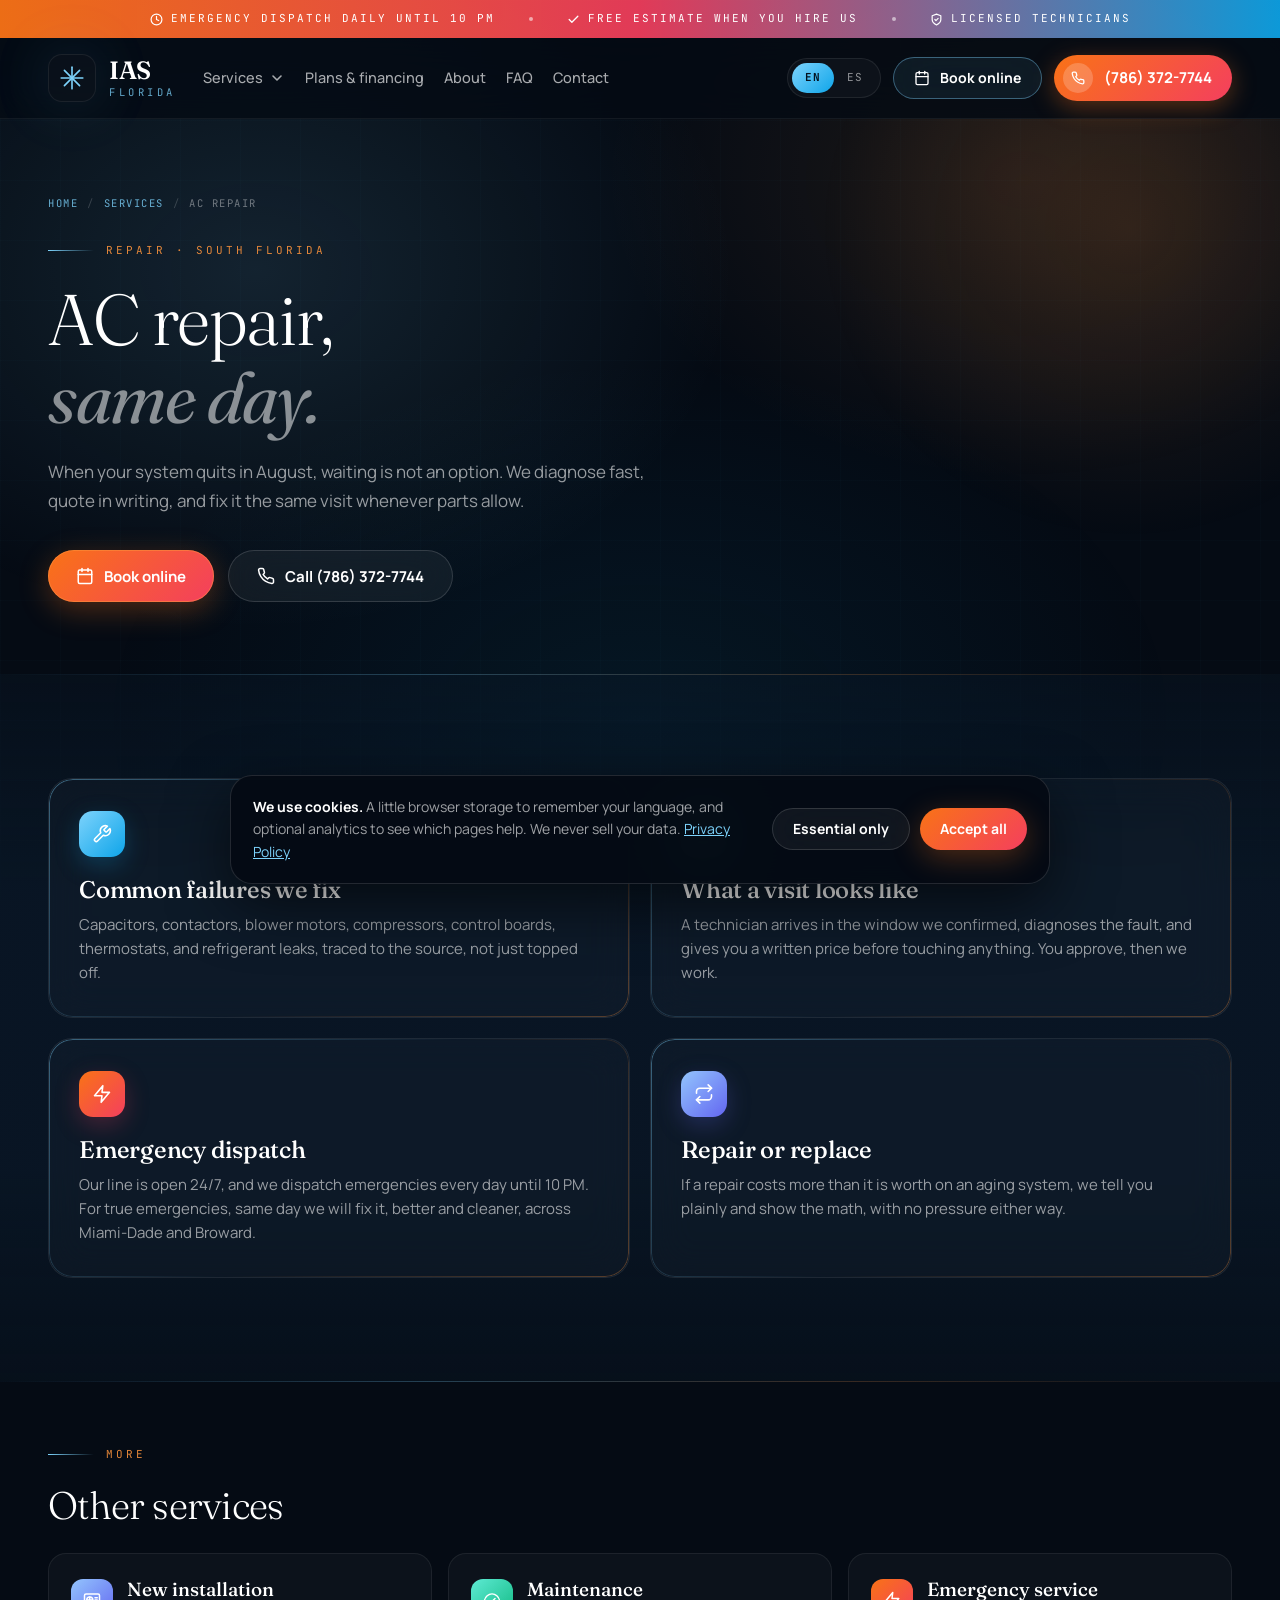
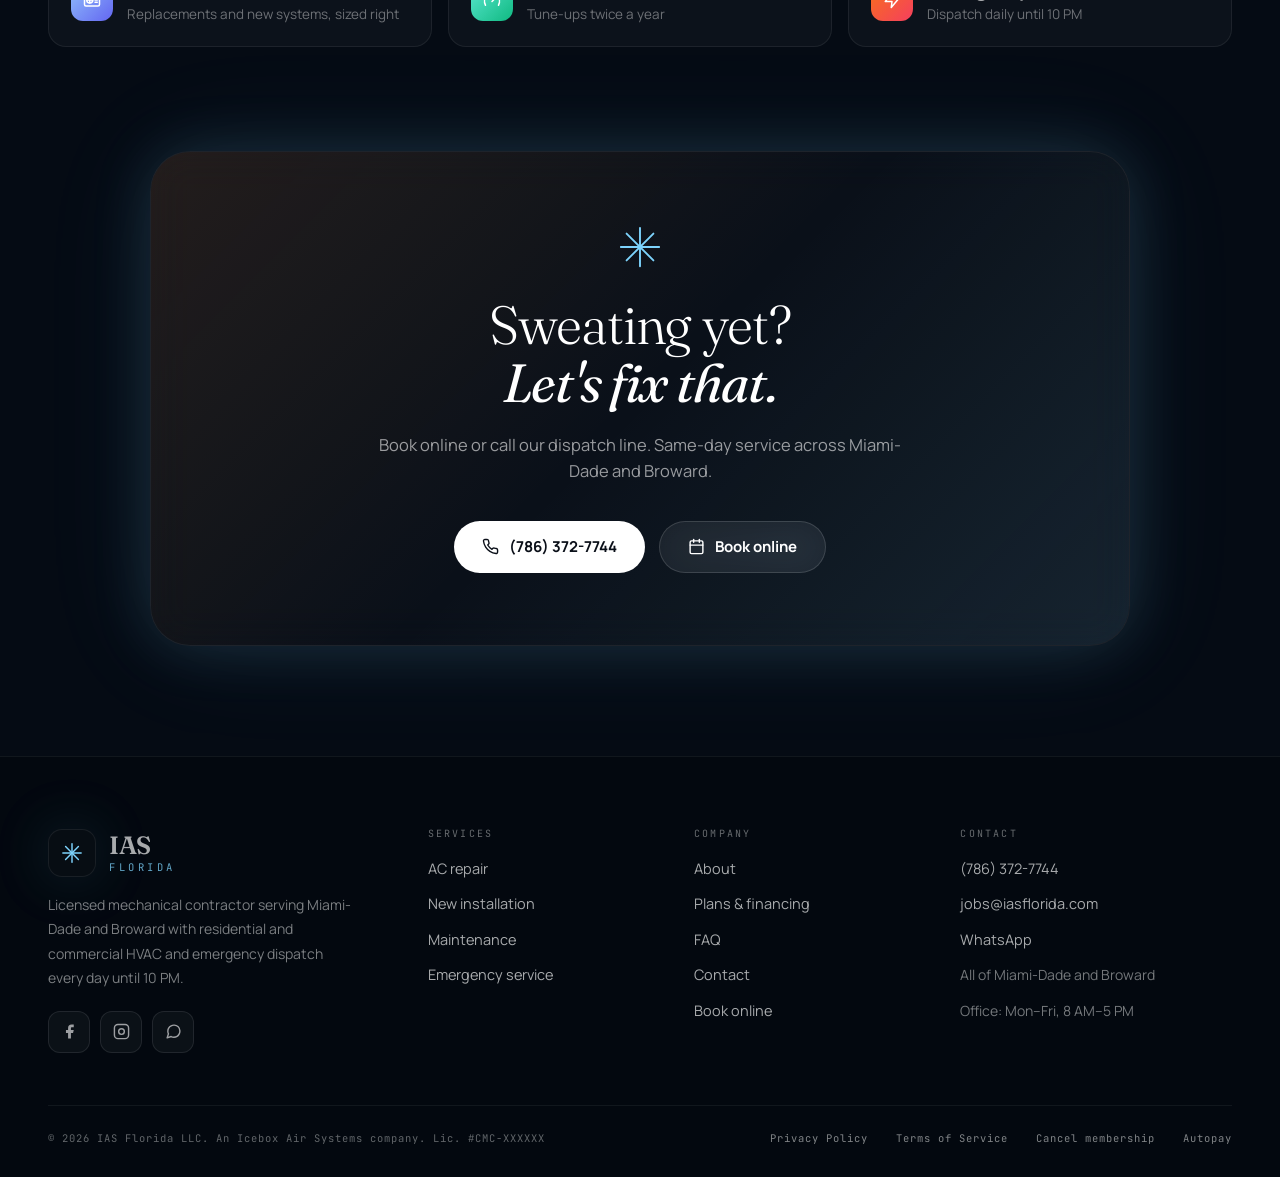
<file: ac-repair.html>
<!DOCTYPE html>
<html lang="en">
<head>
<meta charset="UTF-8">
<meta name="viewport" content="width=device-width, initial-scale=1.0">
<title>AC Repair in Miami &amp; Broward | Same-Day Service | IAS Florida</title>
<meta name="description" content="Fast AC repair across Miami-Dade and Broward. Licensed technicians, emergency dispatch every day until 10 PM, written estimates. Call (786) 372-7744.">
<link rel="canonical" href="https://iasflorida.com/ac-repair.html">
<meta name="robots" content="index, follow">
<meta name="theme-color" content="#050b14">
<meta property="og:type" content="website">
<meta property="og:site_name" content="IAS Florida">
<meta property="og:url" content="https://iasflorida.com/ac-repair.html">
<meta property="og:title" content="AC Repair in Miami &amp; Broward | Same-Day Service | IAS Florida">
<meta property="og:description" content="Fast AC repair across Miami-Dade and Broward. Licensed technicians, emergency dispatch every day until 10 PM, written estimates. Call (786) 372-7744.">
<meta property="og:image" content="https://iasflorida.com/og-image.jpg">
<meta name="twitter:card" content="summary_large_image">
<meta name="twitter:image" content="https://iasflorida.com/og-image.jpg">
<link rel="icon" href="favicon.ico" sizes="32x32">
<link rel="icon" href="favicon.svg" type="image/svg+xml">
<link rel="apple-touch-icon" href="apple-touch-icon.png">
<link rel="manifest" href="site.webmanifest">
<link rel="preconnect" href="https://fonts.googleapis.com">
<link rel="preconnect" href="https://fonts.gstatic.com" crossorigin>
<link href="https://fonts.googleapis.com/css2?family=Fraunces:ital,opsz,wght@0,9..144,300;0,9..144,400;0,9..144,500;0,9..144,600;1,9..144,300;1,9..144,400&family=JetBrains+Mono:wght@400;500&family=Manrope:wght@400;500;600;700;800&display=swap" rel="stylesheet">
<link rel="stylesheet" href="styles.css">
<script>document.documentElement.classList.add('js')</script>
<script type="application/ld+json">
{
 "@context": "https://schema.org",
 "@type": "Service",
 "serviceType": "AC Repair",
 "provider": {
  "@type": "HVACBusiness",
  "name": "IAS Florida",
  "telephone": "+1-786-372-7744",
  "url": "https://iasflorida.com/"
 },
 "areaServed": [
  {
   "@type": "AdministrativeArea",
   "name": "Miami-Dade County, Florida"
  },
  {
   "@type": "AdministrativeArea",
   "name": "Broward County, Florida"
  }
 ],
 "description": "Fast AC repair across Miami-Dade and Broward. Licensed technicians, emergency dispatch every day until 10 PM, written estimates. Call (786) 372-7744."
}
</script>
<script type="application/ld+json">
{
 "@context": "https://schema.org",
 "@type": "BreadcrumbList",
 "itemListElement": [
  {
   "@type": "ListItem",
   "position": 1,
   "name": "Home",
   "item": "https://iasflorida.com/"
  },
  {
   "@type": "ListItem",
   "position": 2,
   "name": "Services",
   "item": "https://iasflorida.com/#services"
  },
  {
   "@type": "ListItem",
   "position": 3,
   "name": "AC Repair",
   "item": "https://iasflorida.com/ac-repair.html"
  }
 ]
}
</script>
</head>
<body>
<div class="aurora" aria-hidden="true"></div>
<div class="grid-pattern" aria-hidden="true"></div>
<div class="snow" aria-hidden="true"></div>
<a class="skip" href="#main" data-i18n="a11y.skip">Skip to content</a>
<div class="topbar">
  <span><svg width="13" height="13" viewBox="0 0 24 24" fill="none" stroke="currentColor" stroke-width="2.2" stroke-linecap="round" stroke-linejoin="round" aria-hidden="true"><circle cx="12" cy="12" r="10"/><polyline points="12 6 12 12 16 14"/></svg><span data-i18n="top.1">Emergency dispatch daily until 10 PM</span></span><i></i>
  <span><svg width="13" height="13" viewBox="0 0 24 24" fill="none" stroke="currentColor" stroke-width="2.4" stroke-linecap="round" stroke-linejoin="round" aria-hidden="true"><polyline points="20 6 9 17 4 12"/></svg><span data-i18n="top.2">Free estimate when you hire us</span></span><i></i>
  <span><svg width="13" height="13" viewBox="0 0 24 24" fill="none" stroke="currentColor" stroke-width="2.2" stroke-linecap="round" stroke-linejoin="round" aria-hidden="true"><path d="M12 22s8-4 8-10V5l-8-3-8 3v7c0 6 8 10 8 10z"/><polyline points="9 12 11 14 15 10"/></svg><span data-i18n="top.3">Licensed Technicians</span></span>
</div>
<header class="site-header" id="siteHeader">
  <div class="wrap header-inner">
    <a href="index.html" class="logo" aria-label="IAS Florida, home">
      <span class="logo-mark"><svg width="26" height="26" viewBox="0 0 24 24" fill="none" stroke="#7dd3fc" stroke-width="1.5" stroke-linecap="round" stroke-linejoin="round" aria-hidden="true"><line x1="12" y1="2" x2="12" y2="22"/><line x1="2" y1="12" x2="22" y2="12"/><line x1="5" y1="5" x2="19" y2="19"/><line x1="5" y1="19" x2="19" y2="5"/></svg></span>
      <span class="logo-name"><b>IAS</b><small>FLORIDA</small></span>
    </a>
    <nav class="main-nav" aria-label="Main">
      <div class="nav-drop">
        <button type="button" aria-expanded="false" aria-controls="svcMenu"><span data-i18n="nav.services">Services</span><svg width="16" height="16" viewBox="0 0 24 24" fill="none" stroke="currentColor" stroke-width="2.4" stroke-linecap="round" stroke-linejoin="round" aria-hidden="true"><polyline points="6 9 12 15 18 9"/></svg></button>
        <div class="drop-menu" id="svcMenu">
          <a href="ac-repair.html" aria-current="page"><span class="tile t-ice"><svg width="18" height="18" viewBox="0 0 24 24" fill="none" stroke="currentColor" stroke-width="2" stroke-linecap="round" stroke-linejoin="round" aria-hidden="true"><path d="M14.7 6.3a1 1 0 0 0 0 1.4l1.6 1.6a1 1 0 0 0 1.4 0l3.77-3.77a6 6 0 0 1-7.94 7.94l-6.91 6.91a2.12 2.12 0 0 1-3-3l6.91-6.91a6 6 0 0 1 7.94-7.94l-3.76 3.76z"/></svg></span><span><b data-i18n="svc.repair.t">AC repair</b><span class="s" data-i18n="svc.repair.s">Same-day diagnosis and repair</span></span></a>
          <a href="ac-installation.html"><span class="tile t-indigo"><svg width="18" height="18" viewBox="0 0 24 24" fill="none" stroke="currentColor" stroke-width="2" stroke-linecap="round" stroke-linejoin="round" aria-hidden="true"><rect x="2" y="4" width="20" height="16" rx="2"/><circle cx="9" cy="12" r="4"/><line x1="9" y1="8" x2="9" y2="16"/><line x1="5" y1="12" x2="13" y2="12"/><line x1="16" y1="9" x2="19" y2="9"/><line x1="16" y1="12" x2="19" y2="12"/><line x1="16" y1="15" x2="19" y2="15"/></svg></span><span><b data-i18n="svc.install.t">New installation</b><span class="s" data-i18n="svc.install.s">Replacements and new systems, sized right</span></span></a>
          <a href="ac-maintenance.html"><span class="tile t-mint"><svg width="18" height="18" viewBox="0 0 24 24" fill="none" stroke="currentColor" stroke-width="2" stroke-linecap="round" stroke-linejoin="round" aria-hidden="true"><path d="M12 14l4-4"/><path d="M3.34 19a10 10 0 1 1 17.32 0"/></svg></span><span><b data-i18n="svc.maint.t">Maintenance</b><span class="s" data-i18n="svc.maint.s">Tune-ups twice a year</span></span></a>
          <a href="emergency-hvac.html"><span class="tile t-hot"><svg width="18" height="18" viewBox="0 0 24 24" fill="none" stroke="currentColor" stroke-width="2" stroke-linecap="round" stroke-linejoin="round" aria-hidden="true"><polygon points="13 2 3 14 12 14 11 22 21 10 12 10 13 2"/></svg></span><span><b data-i18n="svc.emerg.t">Emergency service</b><span class="s" data-i18n="svc.emerg.s">Dispatch daily until 10 PM</span></span></a>
        </div>
      </div>
      <a href="plans.html" data-i18n="nav.plans">Plans &amp; financing</a>
      <a href="about.html" data-i18n="nav.about">About</a>
      <a href="faq.html" data-i18n="nav.faq">FAQ</a>
      <a href="contact.html" data-i18n="nav.contact">Contact</a>
    </nav>
    <div class="header-actions">
      <div class="lang" role="group" aria-label="Language / Idioma"><button type="button" data-lang="en" aria-pressed="true">EN</button><button type="button" data-lang="es" aria-pressed="false">ES</button></div>
      <a class="btn btn-ghost btn-sm header-book" href="book.html" data-book><svg width="16" height="16" viewBox="0 0 24 24" fill="none" stroke="currentColor" stroke-width="2" stroke-linecap="round" stroke-linejoin="round" aria-hidden="true"><rect x="3" y="4" width="18" height="18" rx="2"/><line x1="16" y1="2" x2="16" y2="6"/><line x1="8" y1="2" x2="8" y2="6"/><line x1="3" y1="10" x2="21" y2="10"/></svg><span data-i18n="btn.book">Book online</span></a>
      <a class="header-phone" href="tel:+17863727744"><span class="ph-ico"><svg width="14" height="14" viewBox="0 0 24 24" fill="none" stroke="currentColor" stroke-width="2.2" stroke-linecap="round" stroke-linejoin="round" aria-hidden="true"><path d="M22 16.92v3a2 2 0 0 1-2.18 2 19.79 19.79 0 0 1-8.63-3.07 19.5 19.5 0 0 1-6-6 19.79 19.79 0 0 1-3.07-8.67A2 2 0 0 1 4.11 2h3a2 2 0 0 1 2 1.72 12.84 12.84 0 0 0 .7 2.81 2 2 0 0 1-.45 2.11L8.09 9.91a16 16 0 0 0 6 6l1.27-1.27a2 2 0 0 1 2.11-.45 12.84 12.84 0 0 0 2.81.7A2 2 0 0 1 22 16.92z"/></svg></span><span class="t"><small data-i18n="nav.calllabel">Line open 24/7</small><b>(786) 372-7744</b></span></a>
      <button type="button" class="nav-toggle" id="navToggle" aria-expanded="false" aria-controls="mobileMenu" aria-label="Menu"><svg width="22" height="22" viewBox="0 0 24 24" fill="none" stroke="currentColor" stroke-width="2" stroke-linecap="round" stroke-linejoin="round" aria-hidden="true"><line x1="3" y1="7" x2="21" y2="7"/><line x1="3" y1="12" x2="21" y2="12"/><line x1="3" y1="17" x2="21" y2="17"/></svg></button>
    </div>
  </div>
  <div class="mobile-menu" id="mobileMenu">
    <a href="index.html" data-i18n="nav.home">Home</a>
    <a class="m-sub" href="ac-repair.html" data-i18n="svc.repair.t">AC repair</a>
    <a class="m-sub" href="ac-installation.html" data-i18n="svc.install.t">New installation</a>
    <a class="m-sub" href="ac-maintenance.html" data-i18n="svc.maint.t">Maintenance</a>
    <a class="m-sub" href="emergency-hvac.html" data-i18n="svc.emerg.t">Emergency service</a>
    <a href="plans.html" data-i18n="nav.plans">Plans &amp; financing</a>
    <a href="about.html" data-i18n="nav.about">About</a>
    <a href="faq.html" data-i18n="nav.faq">FAQ</a>
    <a href="contact.html" data-i18n="nav.contact">Contact</a>
    <div class="btn-row">
      <a class="btn btn-primary" href="tel:+17863727744"><svg width="17" height="17" viewBox="0 0 24 24" fill="none" stroke="currentColor" stroke-width="2" stroke-linecap="round" stroke-linejoin="round" aria-hidden="true"><path d="M22 16.92v3a2 2 0 0 1-2.18 2 19.79 19.79 0 0 1-8.63-3.07 19.5 19.5 0 0 1-6-6 19.79 19.79 0 0 1-3.07-8.67A2 2 0 0 1 4.11 2h3a2 2 0 0 1 2 1.72 12.84 12.84 0 0 0 .7 2.81 2 2 0 0 1-.45 2.11L8.09 9.91a16 16 0 0 0 6 6l1.27-1.27a2 2 0 0 1 2.11-.45 12.84 12.84 0 0 0 2.81.7A2 2 0 0 1 22 16.92z"/></svg><span>(786) 372-7744</span></a>
      <a class="btn btn-ghost" href="book.html" data-book><span data-i18n="btn.book">Book online</span></a>
    </div>
    <div class="lang" role="group" aria-label="Language / Idioma"><button type="button" data-lang="en" aria-pressed="true">EN</button><button type="button" data-lang="es" aria-pressed="false">ES</button></div>
  </div>
</header>
<main id="main">
<section class="page-head">
  <div class="wrap">
    <nav class="crumbs" aria-label="Breadcrumb"><a href="index.html" data-i18n="crumb.home">Home</a><span aria-hidden="true">/</span><a href="index.html#services" data-i18n="crumb.services">Services</a><span aria-hidden="true">/</span><span aria-current="page" data-i18n="svc.repair.t">AC repair</span></nav>
    <div class="reveal"><div class="eyebrow"><span class="line"></span><span class="text" data-i18n="pg.eyebrow">Repair · South Florida</span></div></div>
    <h1 class="reveal" data-i18n-html="pg.h1">AC repair,<br><span class="italic">same day.</span></h1>
    <p class="lede reveal" data-i18n="pg.lede">When your system quits in August, waiting is not an option. We diagnose fast, quote in writing, and fix it the same visit whenever parts allow.</p>
    <div class="btn-row reveal"><a class="btn btn-primary btn-pulse" href="book.html" data-book><svg width="18" height="18" viewBox="0 0 24 24" fill="none" stroke="currentColor" stroke-width="2" stroke-linecap="round" stroke-linejoin="round" aria-hidden="true"><rect x="3" y="4" width="18" height="18" rx="2"/><line x1="16" y1="2" x2="16" y2="6"/><line x1="8" y1="2" x2="8" y2="6"/><line x1="3" y1="10" x2="21" y2="10"/></svg><span data-i18n="btn.book">Book online</span></a><a class="btn btn-ghost" href="tel:+17863727744"><svg width="18" height="18" viewBox="0 0 24 24" fill="none" stroke="currentColor" stroke-width="2" stroke-linecap="round" stroke-linejoin="round" aria-hidden="true"><path d="M22 16.92v3a2 2 0 0 1-2.18 2 19.79 19.79 0 0 1-8.63-3.07 19.5 19.5 0 0 1-6-6 19.79 19.79 0 0 1-3.07-8.67A2 2 0 0 1 4.11 2h3a2 2 0 0 1 2 1.72 12.84 12.84 0 0 0 .7 2.81 2 2 0 0 1-.45 2.11L8.09 9.91a16 16 0 0 0 6 6l1.27-1.27a2 2 0 0 1 2.11-.45 12.84 12.84 0 0 0 2.81.7A2 2 0 0 1 22 16.92z"/></svg><span data-i18n="btn.call">Call (786) 372-7744</span></a></div>
  </div>
</section>

<section class="band band--alt">
  <div class="wrap">
    <div class="info-grid">
      <div class="info reveal gborder"><span class="tile t-ice"><svg width="20" height="20" viewBox="0 0 24 24" fill="none" stroke="currentColor" stroke-width="1.9" stroke-linecap="round" stroke-linejoin="round" aria-hidden="true"><path d="M14.7 6.3a1 1 0 0 0 0 1.4l1.6 1.6a1 1 0 0 0 1.4 0l3.77-3.77a6 6 0 0 1-7.94 7.94l-6.91 6.91a2.12 2.12 0 0 1-3-3l6.91-6.91a6 6 0 0 1 7.94-7.94l-3.76 3.76z"/></svg></span><h2 data-i18n="c1.t">Common failures we fix</h2><p data-i18n="c1.p">Capacitors, contactors, blower motors, compressors, control boards, thermostats, and refrigerant leaks, traced to the source, not just topped off.</p></div>
      <div class="info reveal gborder"><span class="tile t-mint"><svg width="20" height="20" viewBox="0 0 24 24" fill="none" stroke="currentColor" stroke-width="1.9" stroke-linecap="round" stroke-linejoin="round" aria-hidden="true"><path d="M14 2H6a2 2 0 0 0-2 2v16a2 2 0 0 0 2 2h12a2 2 0 0 0 2-2V8z"/><polyline points="14 2 14 8 20 8"/><line x1="8" y1="13" x2="16" y2="13"/><line x1="8" y1="17" x2="13" y2="17"/></svg></span><h2 data-i18n="c2.t">What a visit looks like</h2><p data-i18n="c2.p">A technician arrives in the window we confirmed, diagnoses the fault, and gives you a written price before touching anything. You approve, then we work.</p></div>
      <div class="info reveal gborder"><span class="tile t-hot"><svg width="20" height="20" viewBox="0 0 24 24" fill="none" stroke="currentColor" stroke-width="1.9" stroke-linecap="round" stroke-linejoin="round" aria-hidden="true"><polygon points="13 2 3 14 12 14 11 22 21 10 12 10 13 2"/></svg></span><h2 data-i18n="c3.t">Emergency dispatch</h2><p data-i18n="c3.p">Our line is open 24/7, and we dispatch emergencies every day until 10 PM. For true emergencies, same day we will fix it, better and cleaner, across Miami-Dade and Broward.</p></div>
      <div class="info reveal gborder"><span class="tile t-indigo"><svg width="20" height="20" viewBox="0 0 24 24" fill="none" stroke="currentColor" stroke-width="1.9" stroke-linecap="round" stroke-linejoin="round" aria-hidden="true"><polyline points="17 1 21 5 17 9"/><path d="M3 11V9a4 4 0 0 1 4-4h14"/><polyline points="7 23 3 19 7 15"/><path d="M21 13v2a4 4 0 0 1-4 4H3"/></svg></span><h2 data-i18n="c4.t">Repair or replace</h2><p data-i18n="c4.p">If a repair costs more than it is worth on an aging system, we tell you plainly and show the math, with no pressure either way.</p></div>
    </div>
  </div>
</section>

<section class="band band--tight">
  <div class="wrap">
    <div class="eyebrow"><span class="line"></span><span class="text" data-i18n="pg.other.e">More</span></div>
    <h2 style="font-size:clamp(1.8rem,3vw,2.4rem);margin-bottom:26px" data-i18n="pg.other">Other services</h2>
    <div class="link-list reveal">
      <a href="ac-installation.html"><span class="tile t-indigo"><svg width="18" height="18" viewBox="0 0 24 24" fill="none" stroke="currentColor" stroke-width="2" stroke-linecap="round" stroke-linejoin="round" aria-hidden="true"><rect x="2" y="4" width="20" height="16" rx="2"/><circle cx="9" cy="12" r="4"/><line x1="9" y1="8" x2="9" y2="16"/><line x1="5" y1="12" x2="13" y2="12"/><line x1="16" y1="9" x2="19" y2="9"/><line x1="16" y1="12" x2="19" y2="12"/><line x1="16" y1="15" x2="19" y2="15"/></svg></span><span><b data-i18n="svc.install.t">New installation</b><span class="s" data-i18n="svc.install.s">Replacements and new systems, sized right</span></span></a>
      <a href="ac-maintenance.html"><span class="tile t-mint"><svg width="18" height="18" viewBox="0 0 24 24" fill="none" stroke="currentColor" stroke-width="2" stroke-linecap="round" stroke-linejoin="round" aria-hidden="true"><path d="M12 14l4-4"/><path d="M3.34 19a10 10 0 1 1 17.32 0"/></svg></span><span><b data-i18n="svc.maint.t">Maintenance</b><span class="s" data-i18n="svc.maint.s">Tune-ups twice a year</span></span></a>
      <a href="emergency-hvac.html"><span class="tile t-hot"><svg width="18" height="18" viewBox="0 0 24 24" fill="none" stroke="currentColor" stroke-width="2" stroke-linecap="round" stroke-linejoin="round" aria-hidden="true"><polygon points="13 2 3 14 12 14 11 22 21 10 12 10 13 2"/></svg></span><span><b data-i18n="svc.emerg.t">Emergency service</b><span class="s" data-i18n="svc.emerg.s">Dispatch daily until 10 PM</span></span></a>
    </div>
  </div>
</section>
<section class="cta" aria-labelledby="ctaTitle">
  <div class="wrap">
    <div class="cta-card reveal">
      <div class="cta-ico"><svg width="46" height="46" viewBox="0 0 24 24" fill="none" stroke="currentColor" stroke-width="1" stroke-linecap="round" stroke-linejoin="round" aria-hidden="true"><line x1="12" y1="2" x2="12" y2="22"/><line x1="2" y1="12" x2="22" y2="12"/><line x1="5" y1="5" x2="19" y2="19"/><line x1="5" y1="19" x2="19" y2="5"/></svg></div>
      <h2 id="ctaTitle" data-i18n-html="cta.title">Sweating yet?<br><span class="italic">Let's fix that.</span></h2>
      <p data-i18n="cta.p">Book online or call our dispatch line. Same-day service across Miami-Dade and Broward.</p>
      <div class="btn-row">
        <a class="btn btn-white" href="tel:+17863727744"><svg width="17" height="17" viewBox="0 0 24 24" fill="none" stroke="currentColor" stroke-width="2" stroke-linecap="round" stroke-linejoin="round" aria-hidden="true"><path d="M22 16.92v3a2 2 0 0 1-2.18 2 19.79 19.79 0 0 1-8.63-3.07 19.5 19.5 0 0 1-6-6 19.79 19.79 0 0 1-3.07-8.67A2 2 0 0 1 4.11 2h3a2 2 0 0 1 2 1.72 12.84 12.84 0 0 0 .7 2.81 2 2 0 0 1-.45 2.11L8.09 9.91a16 16 0 0 0 6 6l1.27-1.27a2 2 0 0 1 2.11-.45 12.84 12.84 0 0 0 2.81.7A2 2 0 0 1 22 16.92z"/></svg><span>(786) 372-7744</span></a>
        <a class="btn btn-ghost" href="book.html" data-book><svg width="17" height="17" viewBox="0 0 24 24" fill="none" stroke="currentColor" stroke-width="2" stroke-linecap="round" stroke-linejoin="round" aria-hidden="true"><rect x="3" y="4" width="18" height="18" rx="2"/><line x1="16" y1="2" x2="16" y2="6"/><line x1="8" y1="2" x2="8" y2="6"/><line x1="3" y1="10" x2="21" y2="10"/></svg><span data-i18n="btn.book">Book online</span></a>
      </div>
    </div>
  </div>
</section>
</main>

<footer class="site-footer">
  <div class="wrap">
    <div class="footer-grid">
      <div class="footer-about">
        <a href="index.html" class="logo" aria-label="IAS Florida, home">
          <span class="logo-mark"><svg width="22" height="22" viewBox="0 0 24 24" fill="none" stroke="#7dd3fc" stroke-width="1.6" stroke-linecap="round" stroke-linejoin="round" aria-hidden="true"><line x1="12" y1="2" x2="12" y2="22"/><line x1="2" y1="12" x2="22" y2="12"/><line x1="5" y1="5" x2="19" y2="19"/><line x1="5" y1="19" x2="19" y2="5"/></svg></span>
          <span class="logo-name"><b>IAS</b><small>FLORIDA</small></span>
        </a>
        <p data-i18n="footer.blurb">Licensed mechanical contractor serving Miami-Dade and Broward with residential and commercial HVAC and emergency dispatch every day until 10 PM.</p>
        <!-- Perfiles sociales. Borra los que no uses: un enlace roto resta confianza.
             GOOGLE BUSINESS: cuando tu ficha esté verificada, agrega aquí otro <a> con su enlace de Maps. -->
        <div class="social">
          <a href="https://www.facebook.com/profile.php?id=61593211452054" target="_blank" rel="noopener" aria-label="Facebook"><svg width="17" height="17" viewBox="0 0 24 24" fill="currentColor" aria-hidden="true"><path d="M18 2h-3a5 5 0 0 0-5 5v3H7v4h3v8h4v-8h3l1-4h-4V7a1 1 0 0 1 1-1h3z"/></svg></a>
          <a href="https://www.instagram.com/iasflorida" target="_blank" rel="noopener" aria-label="Instagram"><svg width="17" height="17" viewBox="0 0 24 24" fill="none" stroke="currentColor" stroke-width="2" aria-hidden="true"><rect x="2" y="2" width="20" height="20" rx="5"/><circle cx="12" cy="12" r="4"/><line x1="17.5" y1="6.5" x2="17.5" y2="6.5"/></svg></a>
          <a href="https://wa.me/17863727744" target="_blank" rel="noopener" aria-label="WhatsApp"><svg width="17" height="17" viewBox="0 0 24 24" fill="none" stroke="currentColor" stroke-width="2" stroke-linecap="round" stroke-linejoin="round" aria-hidden="true"><path d="M21 11.5a8.38 8.38 0 0 1-.9 3.8 8.5 8.5 0 0 1-7.6 4.7 8.38 8.38 0 0 1-3.8-.9L3 21l1.9-5.7a8.38 8.38 0 0 1-.9-3.8 8.5 8.5 0 0 1 4.7-7.6 8.38 8.38 0 0 1 3.8-.9h.5a8.48 8.48 0 0 1 8 8v.5z"/></svg></a>
        </div>
      </div>
      <div>
        <h2 data-i18n="footer.services">Services</h2>
        <ul>
          <li><a href="ac-repair.html" data-i18n="svc.repair.t">AC repair</a></li>
          <li><a href="ac-installation.html" data-i18n="svc.install.t">New installation</a></li>
          <li><a href="ac-maintenance.html" data-i18n="svc.maint.t">Maintenance</a></li>
          <li><a href="emergency-hvac.html" data-i18n="svc.emerg.t">Emergency service</a></li>
        </ul>
      </div>
      <div>
        <h2 data-i18n="footer.company">Company</h2>
        <ul>
          <li><a href="about.html" data-i18n="nav.about">About</a></li>
          <li><a href="plans.html" data-i18n="nav.plans">Plans &amp; financing</a></li>
          <li><a href="faq.html" data-i18n="nav.faq">FAQ</a></li>
          <li><a href="contact.html" data-i18n="nav.contact">Contact</a></li>
          <li><a href="book.html" data-book data-i18n="btn.book">Book online</a></li>
        </ul>
      </div>
      <div>
        <h2 data-i18n="footer.contact">Contact</h2>
        <ul>
          <li><a href="tel:+17863727744">(786) 372-7744</a></li>
          <li><a href="mailto:jobs@iasflorida.com">jobs@iasflorida.com</a></li>
          <li><a href="https://wa.me/17863727744" target="_blank" rel="noopener">WhatsApp</a></li>
          <li><span style="color:rgba(255,255,255,.45);font-size:14px" data-i18n="footer.area">All of Miami-Dade and Broward</span></li>
          <li><span style="color:rgba(255,255,255,.45);font-size:14px" data-i18n="footer.hours">Office: Mon–Fri, 8 AM–5 PM</span></li>
        </ul>
      </div>
    </div>
    <div class="footer-base">
      <!-- ⚠️ REEMPLAZAR: número de licencia real (CMC-XXXXXX) -->
      <span>&copy; 2026 IAS Florida LLC. <span data-i18n="footer.parent">An Icebox Air Systems company</span>. Lic. #CMC-XXXXXX</span>
      <span><a href="privacy.html" data-i18n="footer.privacy">Privacy Policy</a> &nbsp;&nbsp; <a href="terms.html" data-i18n="footer.terms">Terms of Service</a> &nbsp;&nbsp; <a href="cancel.html" data-i18n="footer.cancel">Cancel membership</a> &nbsp;&nbsp; <a href="autopay.html" data-i18n="footer.autopay">Autopay</a></span>
    </div>
  </div>
</footer>

<div class="mobile-bar">
  <a class="btn btn-primary" href="tel:+17863727744"><svg width="17" height="17" viewBox="0 0 24 24" fill="none" stroke="currentColor" stroke-width="2" stroke-linecap="round" stroke-linejoin="round" aria-hidden="true"><path d="M22 16.92v3a2 2 0 0 1-2.18 2 19.79 19.79 0 0 1-8.63-3.07 19.5 19.5 0 0 1-6-6 19.79 19.79 0 0 1-3.07-8.67A2 2 0 0 1 4.11 2h3a2 2 0 0 1 2 1.72 12.84 12.84 0 0 0 .7 2.81 2 2 0 0 1-.45 2.11L8.09 9.91a16 16 0 0 0 6 6l1.27-1.27a2 2 0 0 1 2.11-.45 12.84 12.84 0 0 0 2.81.7A2 2 0 0 1 22 16.92z"/></svg><span data-i18n="mb.call">Call now</span></a>
  <a class="btn btn-ghost" href="book.html" data-book><svg width="17" height="17" viewBox="0 0 24 24" fill="none" stroke="currentColor" stroke-width="2" stroke-linecap="round" stroke-linejoin="round" aria-hidden="true"><rect x="3" y="4" width="18" height="18" rx="2"/><line x1="16" y1="2" x2="16" y2="6"/><line x1="8" y1="2" x2="8" y2="6"/><line x1="3" y1="10" x2="21" y2="10"/></svg><span data-i18n="mb.book">Book online</span></a>
</div>

<div class="cookie-bar" id="cookieBar" role="region" aria-label="Cookies">
  <p data-i18n-html="cookie.body"><b>We use cookies.</b> A little browser storage to remember your language, and optional analytics to see which pages help. We never sell your data. <a href="privacy.html">Privacy Policy</a></p>
  <div class="cookie-actions">
    <button type="button" class="btn btn-sm btn-ghost" id="cookieDecline" data-i18n="cookie.decline">Essential only</button>
    <button type="button" class="btn btn-sm btn-primary" id="cookieAccept" data-i18n="cookie.accept">Accept all</button>
  </div>
</div>

<div class="modal" id="thanksModal" role="dialog" aria-modal="true" aria-labelledby="thanksTitle">
  <div class="modal-box">
    <div class="ok"><svg width="28" height="28" viewBox="0 0 24 24" fill="none" stroke="currentColor" stroke-width="2.6" stroke-linecap="round" stroke-linejoin="round" aria-hidden="true"><polyline points="20 6 9 17 4 12"/></svg></div>
    <h2 id="thanksTitle" data-i18n="modal.title">Thank you for trusting IAS Florida</h2>
    <p data-i18n="modal.p">We received your request. A dispatcher will call you back shortly; during business hours, usually within 15 minutes.</p>
    <button type="button" class="btn btn-primary" id="thanksBtn" data-i18n="modal.btn">Perfect, thanks</button>
    <span class="modal-tel" data-i18n-html="modal.tel">Urgent? Call <a href="tel:+17863727744">(786) 372-7744</a>. We dispatch emergencies every day until 10 PM.</span>
  </div>
</div>

<script>
/* Textos en español de esta página */
window.PAGE_ES = {
 "pg.h1": "Reparación de AC,<br><span class=\"italic\">el mismo día.</span>",
 "pg.lede": "Cuando tu equipo falla en agosto, esperar no es opción. Diagnosticamos rápido, cotizamos por escrito y lo reparamos en la misma visita siempre que haya pieza.",
 "pg.other": "Otros servicios",
 "pg.other.e": "Más",
 "pg.eyebrow": "Reparación · Sur de Florida",
 "c1.t": "Fallas comunes que reparamos",
 "c1.p": "Capacitores, contactores, motores de ventilador, compresores, tableros de control, termostatos y fugas de refrigerante, rastreadas al origen, no solo recargadas.",
 "c2.t": "Cómo es una visita",
 "c2.p": "El técnico llega en el horario que confirmamos, diagnostica la falla y te da un precio por escrito antes de tocar nada. Tú apruebas, y entonces trabajamos.",
 "c3.t": "Envío de emergencia",
 "c3.p": "Nuestra línea está abierta 24/7 y despachamos emergencias todos los días hasta las 10 PM. En emergencias reales, el mismo día lo arreglamos, mejor y más limpio, en todo Miami-Dade y Broward.",
 "c4.t": "Reparar o reemplazar",
 "c4.p": "Si reparar cuesta más de lo que vale un equipo viejo, te lo decimos claro y te enseñamos los números, sin presionarte hacia ningún lado."
};
</script>
<script src="site.js" defer></script>
<!-- Housecall Pro: todo se conecta desde housecall-pro.js -->
<script src="housecall-pro.js" defer></script>
</body>
</html>
</file>
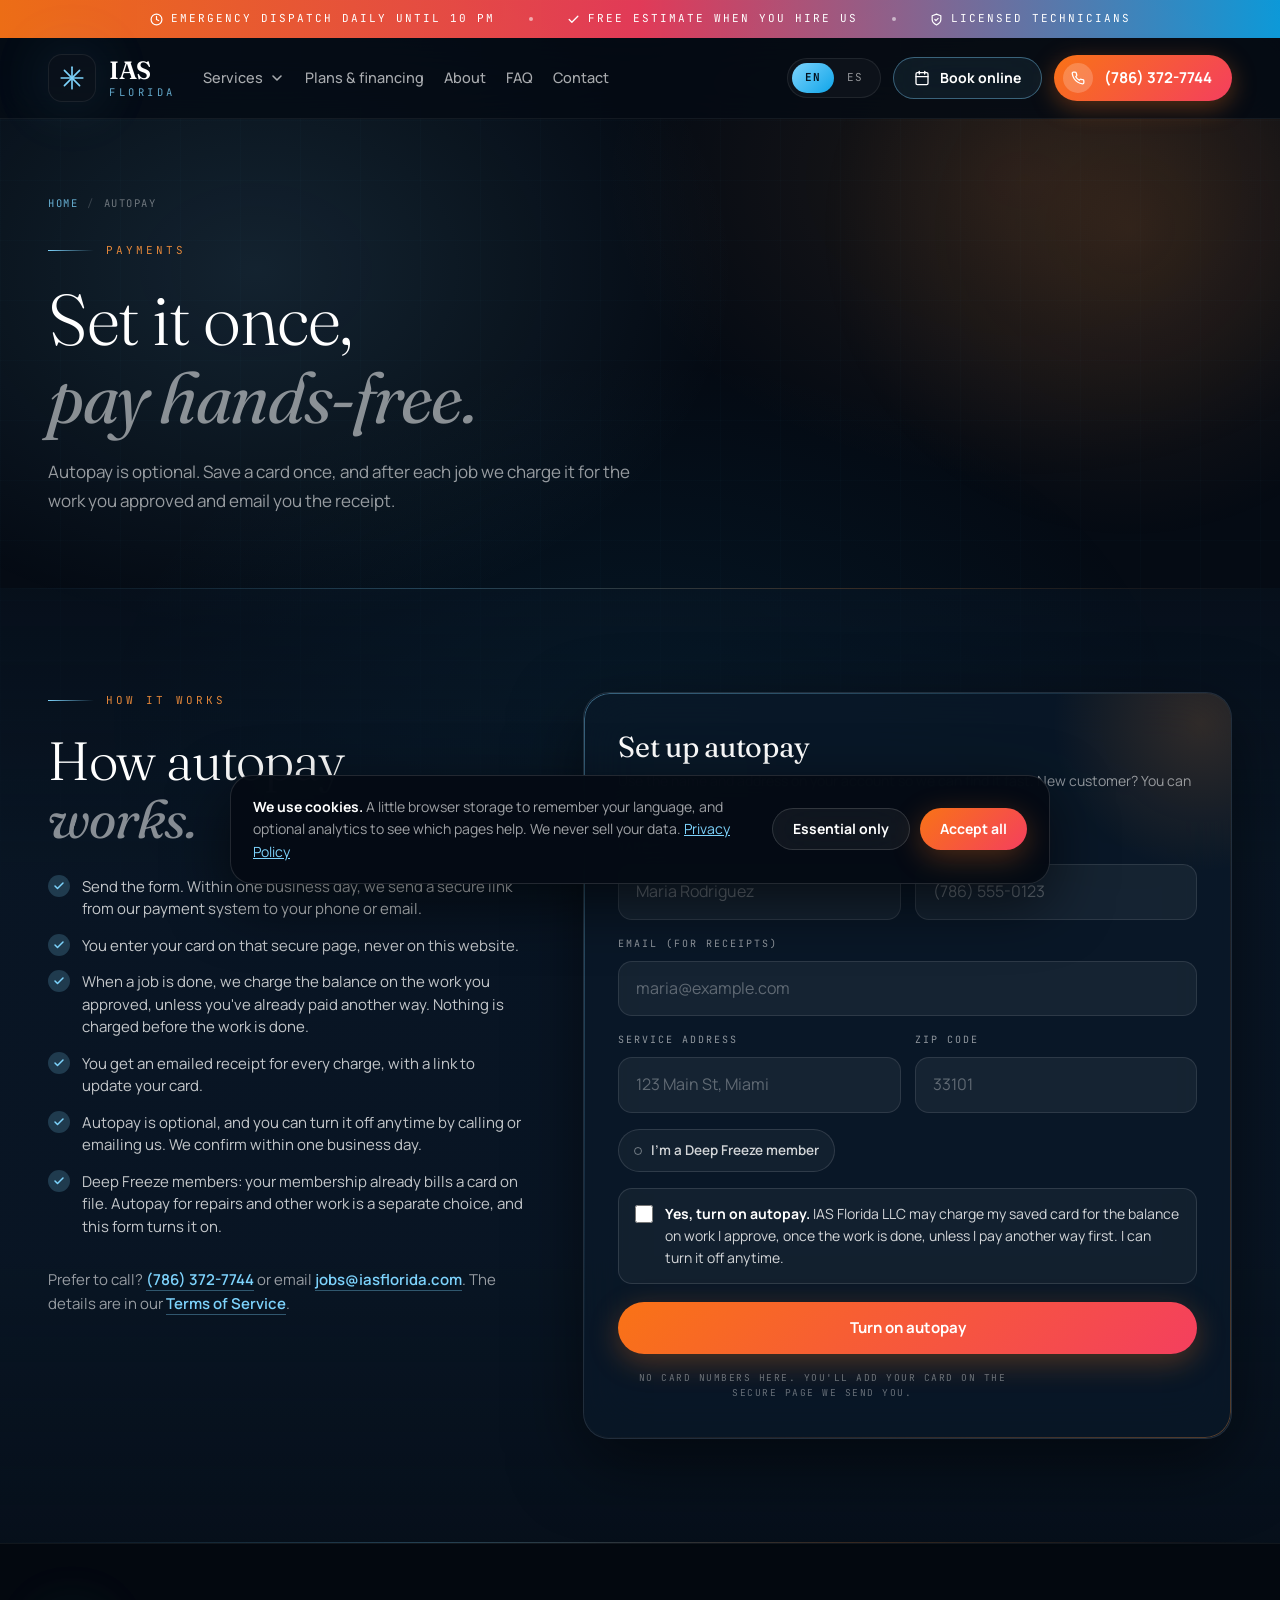
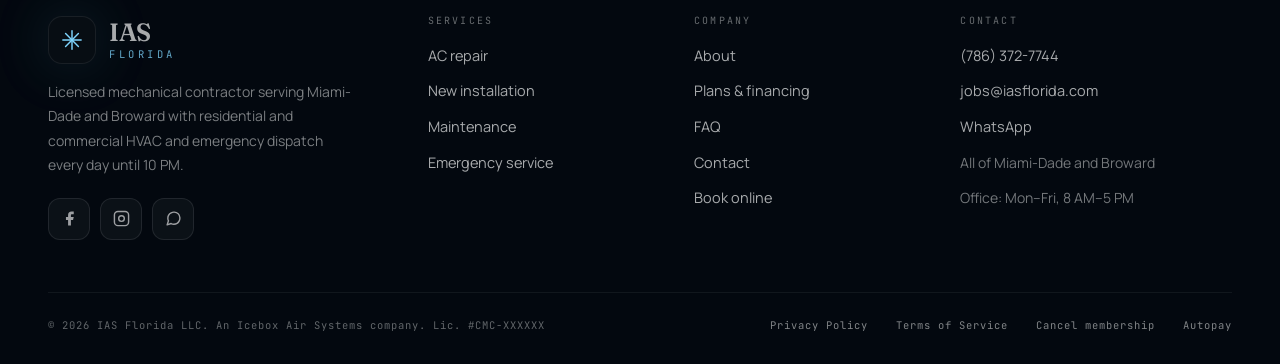
<file: autopay.html>
<!DOCTYPE html>
<html lang="en">
<head>
<meta charset="UTF-8">
<meta name="viewport" content="width=device-width, initial-scale=1.0">
<title>Set Up Autopay | IAS Florida</title>
<meta name="description" content="Optional autopay for IAS Florida customers: save a card once on our secure payment page and pay automatically after each job, with an emailed receipt. Turn it off anytime.">
<link rel="canonical" href="https://iasflorida.com/autopay.html">
<meta name="robots" content="noindex, follow">
<meta name="theme-color" content="#050b14">
<meta property="og:type" content="website">
<meta property="og:site_name" content="IAS Florida">
<meta property="og:url" content="https://iasflorida.com/autopay.html">
<meta property="og:title" content="Set Up Autopay | IAS Florida">
<meta property="og:description" content="Optional autopay for IAS Florida customers: save a card once on our secure payment page and pay automatically after each job, with an emailed receipt. Turn it off anytime.">
<meta property="og:image" content="https://iasflorida.com/og-image.jpg">
<meta name="twitter:card" content="summary_large_image">
<meta name="twitter:image" content="https://iasflorida.com/og-image.jpg">
<link rel="icon" href="favicon.ico" sizes="32x32">
<link rel="icon" href="favicon.svg" type="image/svg+xml">
<link rel="apple-touch-icon" href="apple-touch-icon.png">
<link rel="manifest" href="site.webmanifest">
<link rel="preconnect" href="https://fonts.googleapis.com">
<link rel="preconnect" href="https://fonts.gstatic.com" crossorigin>
<link href="https://fonts.googleapis.com/css2?family=Fraunces:ital,opsz,wght@0,9..144,300;0,9..144,400;0,9..144,500;0,9..144,600;1,9..144,300;1,9..144,400&family=JetBrains+Mono:wght@400;500&family=Manrope:wght@400;500;600;700;800&display=swap" rel="stylesheet">
<link rel="stylesheet" href="styles.css">
<script>document.documentElement.classList.add('js')</script>
</head>
<body>
<div class="aurora" aria-hidden="true"></div>
<div class="grid-pattern" aria-hidden="true"></div>
<div class="snow" aria-hidden="true"></div>
<a class="skip" href="#main" data-i18n="a11y.skip">Skip to content</a>
<div class="topbar">
  <span><svg width="13" height="13" viewBox="0 0 24 24" fill="none" stroke="currentColor" stroke-width="2.2" stroke-linecap="round" stroke-linejoin="round" aria-hidden="true"><circle cx="12" cy="12" r="10"/><polyline points="12 6 12 12 16 14"/></svg><span data-i18n="top.1">Emergency dispatch daily until 10 PM</span></span><i></i>
  <span><svg width="13" height="13" viewBox="0 0 24 24" fill="none" stroke="currentColor" stroke-width="2.4" stroke-linecap="round" stroke-linejoin="round" aria-hidden="true"><polyline points="20 6 9 17 4 12"/></svg><span data-i18n="top.2">Free estimate when you hire us</span></span><i></i>
  <span><svg width="13" height="13" viewBox="0 0 24 24" fill="none" stroke="currentColor" stroke-width="2.2" stroke-linecap="round" stroke-linejoin="round" aria-hidden="true"><path d="M12 22s8-4 8-10V5l-8-3-8 3v7c0 6 8 10 8 10z"/><polyline points="9 12 11 14 15 10"/></svg><span data-i18n="top.3">Licensed Technicians</span></span>
</div>
<header class="site-header" id="siteHeader">
  <div class="wrap header-inner">
    <a href="index.html" class="logo" aria-label="IAS Florida, home">
      <span class="logo-mark"><svg width="26" height="26" viewBox="0 0 24 24" fill="none" stroke="#7dd3fc" stroke-width="1.5" stroke-linecap="round" stroke-linejoin="round" aria-hidden="true"><line x1="12" y1="2" x2="12" y2="22"/><line x1="2" y1="12" x2="22" y2="12"/><line x1="5" y1="5" x2="19" y2="19"/><line x1="5" y1="19" x2="19" y2="5"/></svg></span>
      <span class="logo-name"><b>IAS</b><small>FLORIDA</small></span>
    </a>
    <nav class="main-nav" aria-label="Main">
      <div class="nav-drop">
        <button type="button" aria-expanded="false" aria-controls="svcMenu"><span data-i18n="nav.services">Services</span><svg width="16" height="16" viewBox="0 0 24 24" fill="none" stroke="currentColor" stroke-width="2.4" stroke-linecap="round" stroke-linejoin="round" aria-hidden="true"><polyline points="6 9 12 15 18 9"/></svg></button>
        <div class="drop-menu" id="svcMenu">
          <a href="ac-repair.html"><span class="tile t-ice"><svg width="18" height="18" viewBox="0 0 24 24" fill="none" stroke="currentColor" stroke-width="2" stroke-linecap="round" stroke-linejoin="round" aria-hidden="true"><path d="M14.7 6.3a1 1 0 0 0 0 1.4l1.6 1.6a1 1 0 0 0 1.4 0l3.77-3.77a6 6 0 0 1-7.94 7.94l-6.91 6.91a2.12 2.12 0 0 1-3-3l6.91-6.91a6 6 0 0 1 7.94-7.94l-3.76 3.76z"/></svg></span><span><b data-i18n="svc.repair.t">AC repair</b><span class="s" data-i18n="svc.repair.s">Same-day diagnosis and repair</span></span></a>
          <a href="ac-installation.html"><span class="tile t-indigo"><svg width="18" height="18" viewBox="0 0 24 24" fill="none" stroke="currentColor" stroke-width="2" stroke-linecap="round" stroke-linejoin="round" aria-hidden="true"><rect x="2" y="4" width="20" height="16" rx="2"/><circle cx="9" cy="12" r="4"/><line x1="9" y1="8" x2="9" y2="16"/><line x1="5" y1="12" x2="13" y2="12"/><line x1="16" y1="9" x2="19" y2="9"/><line x1="16" y1="12" x2="19" y2="12"/><line x1="16" y1="15" x2="19" y2="15"/></svg></span><span><b data-i18n="svc.install.t">New installation</b><span class="s" data-i18n="svc.install.s">Replacements and new systems, sized right</span></span></a>
          <a href="ac-maintenance.html"><span class="tile t-mint"><svg width="18" height="18" viewBox="0 0 24 24" fill="none" stroke="currentColor" stroke-width="2" stroke-linecap="round" stroke-linejoin="round" aria-hidden="true"><path d="M12 14l4-4"/><path d="M3.34 19a10 10 0 1 1 17.32 0"/></svg></span><span><b data-i18n="svc.maint.t">Maintenance</b><span class="s" data-i18n="svc.maint.s">Tune-ups twice a year</span></span></a>
          <a href="emergency-hvac.html"><span class="tile t-hot"><svg width="18" height="18" viewBox="0 0 24 24" fill="none" stroke="currentColor" stroke-width="2" stroke-linecap="round" stroke-linejoin="round" aria-hidden="true"><polygon points="13 2 3 14 12 14 11 22 21 10 12 10 13 2"/></svg></span><span><b data-i18n="svc.emerg.t">Emergency service</b><span class="s" data-i18n="svc.emerg.s">Dispatch daily until 10 PM</span></span></a>
        </div>
      </div>
      <a href="plans.html" data-i18n="nav.plans">Plans &amp; financing</a>
      <a href="about.html" data-i18n="nav.about">About</a>
      <a href="faq.html" data-i18n="nav.faq">FAQ</a>
      <a href="contact.html" data-i18n="nav.contact">Contact</a>
    </nav>
    <div class="header-actions">
      <div class="lang" role="group" aria-label="Language / Idioma"><button type="button" data-lang="en" aria-pressed="true">EN</button><button type="button" data-lang="es" aria-pressed="false">ES</button></div>
      <a class="btn btn-ghost btn-sm header-book" href="book.html" data-book><svg width="16" height="16" viewBox="0 0 24 24" fill="none" stroke="currentColor" stroke-width="2" stroke-linecap="round" stroke-linejoin="round" aria-hidden="true"><rect x="3" y="4" width="18" height="18" rx="2"/><line x1="16" y1="2" x2="16" y2="6"/><line x1="8" y1="2" x2="8" y2="6"/><line x1="3" y1="10" x2="21" y2="10"/></svg><span data-i18n="btn.book">Book online</span></a>
      <a class="header-phone" href="tel:+17863727744"><span class="ph-ico"><svg width="14" height="14" viewBox="0 0 24 24" fill="none" stroke="currentColor" stroke-width="2.2" stroke-linecap="round" stroke-linejoin="round" aria-hidden="true"><path d="M22 16.92v3a2 2 0 0 1-2.18 2 19.79 19.79 0 0 1-8.63-3.07 19.5 19.5 0 0 1-6-6 19.79 19.79 0 0 1-3.07-8.67A2 2 0 0 1 4.11 2h3a2 2 0 0 1 2 1.72 12.84 12.84 0 0 0 .7 2.81 2 2 0 0 1-.45 2.11L8.09 9.91a16 16 0 0 0 6 6l1.27-1.27a2 2 0 0 1 2.11-.45 12.84 12.84 0 0 0 2.81.7A2 2 0 0 1 22 16.92z"/></svg></span><span class="t"><small data-i18n="nav.calllabel">Line open 24/7</small><b>(786) 372-7744</b></span></a>
      <button type="button" class="nav-toggle" id="navToggle" aria-expanded="false" aria-controls="mobileMenu" aria-label="Menu"><svg width="22" height="22" viewBox="0 0 24 24" fill="none" stroke="currentColor" stroke-width="2" stroke-linecap="round" stroke-linejoin="round" aria-hidden="true"><line x1="3" y1="7" x2="21" y2="7"/><line x1="3" y1="12" x2="21" y2="12"/><line x1="3" y1="17" x2="21" y2="17"/></svg></button>
    </div>
  </div>
  <div class="mobile-menu" id="mobileMenu">
    <a href="index.html" data-i18n="nav.home">Home</a>
    <a class="m-sub" href="ac-repair.html" data-i18n="svc.repair.t">AC repair</a>
    <a class="m-sub" href="ac-installation.html" data-i18n="svc.install.t">New installation</a>
    <a class="m-sub" href="ac-maintenance.html" data-i18n="svc.maint.t">Maintenance</a>
    <a class="m-sub" href="emergency-hvac.html" data-i18n="svc.emerg.t">Emergency service</a>
    <a href="plans.html" data-i18n="nav.plans">Plans &amp; financing</a>
    <a href="about.html" data-i18n="nav.about">About</a>
    <a href="faq.html" data-i18n="nav.faq">FAQ</a>
    <a href="contact.html" data-i18n="nav.contact">Contact</a>
    <div class="btn-row">
      <a class="btn btn-primary" href="tel:+17863727744"><svg width="17" height="17" viewBox="0 0 24 24" fill="none" stroke="currentColor" stroke-width="2" stroke-linecap="round" stroke-linejoin="round" aria-hidden="true"><path d="M22 16.92v3a2 2 0 0 1-2.18 2 19.79 19.79 0 0 1-8.63-3.07 19.5 19.5 0 0 1-6-6 19.79 19.79 0 0 1-3.07-8.67A2 2 0 0 1 4.11 2h3a2 2 0 0 1 2 1.72 12.84 12.84 0 0 0 .7 2.81 2 2 0 0 1-.45 2.11L8.09 9.91a16 16 0 0 0 6 6l1.27-1.27a2 2 0 0 1 2.11-.45 12.84 12.84 0 0 0 2.81.7A2 2 0 0 1 22 16.92z"/></svg><span>(786) 372-7744</span></a>
      <a class="btn btn-ghost" href="book.html" data-book><span data-i18n="btn.book">Book online</span></a>
    </div>
    <div class="lang" role="group" aria-label="Language / Idioma"><button type="button" data-lang="en" aria-pressed="true">EN</button><button type="button" data-lang="es" aria-pressed="false">ES</button></div>
  </div>
</header>
<main id="main">
<section class="page-head">
  <div class="wrap">
    <nav class="crumbs" aria-label="Breadcrumb"><a href="index.html" data-i18n="crumb.home">Home</a><span aria-hidden="true">/</span><span aria-current="page" data-i18n="pg.crumb">Autopay</span></nav>
    <div class="reveal"><div class="eyebrow"><span class="line"></span><span class="text" data-i18n="pg.eyebrow">Payments</span></div></div>
    <h1 class="reveal" data-i18n-html="pg.h1">Set it once,<br><span class="italic">pay hands-free.</span></h1>
    <p class="lede reveal" data-i18n="pg.lede">Autopay is optional. Save a card once, and after each job we charge it for the work you approved and email you the receipt.</p>
  </div>
</section>

<section class="band band--alt">
  <div class="wrap contact-grid">
    <div>
      <div class="eyebrow"><span class="line"></span><span class="text" data-i18n="ap.eyebrow">How it works</span></div>
      <h2 data-i18n-html="ap.title">How autopay<br><span class="italic">works.</span></h2>
      <div class="mt-m"><ul class="checks">
<li><span class="ck"><svg width="12" height="12" viewBox="0 0 24 24" fill="none" stroke="currentColor" stroke-width="3" stroke-linecap="round" stroke-linejoin="round" aria-hidden="true"><polyline points="20 6 9 17 4 12"/></svg></span><span data-i18n="ap.l1">Send the form. Within one business day, we send a secure link from our payment system to your phone or email.</span></li>
<li><span class="ck"><svg width="12" height="12" viewBox="0 0 24 24" fill="none" stroke="currentColor" stroke-width="3" stroke-linecap="round" stroke-linejoin="round" aria-hidden="true"><polyline points="20 6 9 17 4 12"/></svg></span><span data-i18n="ap.l2">You enter your card on that secure page, never on this website.</span></li>
<li><span class="ck"><svg width="12" height="12" viewBox="0 0 24 24" fill="none" stroke="currentColor" stroke-width="3" stroke-linecap="round" stroke-linejoin="round" aria-hidden="true"><polyline points="20 6 9 17 4 12"/></svg></span><span data-i18n="ap.l3">When a job is done, we charge the balance on the work you approved, unless you've already paid another way. Nothing is charged before the work is done.</span></li>
<li><span class="ck"><svg width="12" height="12" viewBox="0 0 24 24" fill="none" stroke="currentColor" stroke-width="3" stroke-linecap="round" stroke-linejoin="round" aria-hidden="true"><polyline points="20 6 9 17 4 12"/></svg></span><span data-i18n="ap.l4">You get an emailed receipt for every charge, with a link to update your card.</span></li>
<li><span class="ck"><svg width="12" height="12" viewBox="0 0 24 24" fill="none" stroke="currentColor" stroke-width="3" stroke-linecap="round" stroke-linejoin="round" aria-hidden="true"><polyline points="20 6 9 17 4 12"/></svg></span><span data-i18n="ap.l5">Autopay is optional, and you can turn it off anytime by calling or emailing us. We confirm within one business day.</span></li>
<li><span class="ck"><svg width="12" height="12" viewBox="0 0 24 24" fill="none" stroke="currentColor" stroke-width="3" stroke-linecap="round" stroke-linejoin="round" aria-hidden="true"><polyline points="20 6 9 17 4 12"/></svg></span><span data-i18n="ap.l6">Deep Freeze members: your membership already bills a card on file. Autopay for repairs and other work is a separate choice, and this form turns it on.</span></li>
</ul></div>
      <p class="hours" data-i18n-html="ap.call">Prefer to call? <a class="text-link" href="tel:+17863727744">(786) 372-7744</a> or email <a class="text-link" href="mailto:jobs@iasflorida.com">jobs@iasflorida.com</a>. The details are in our <a class="text-link" href="terms.html">Terms of Service</a>.</p>
    </div>
    <div class="card-glass gborder" id="form">
    <form id="autopayForm" data-formspree data-kind="autopay" action="https://formspree.io/f/xrpzbanw" method="POST" novalidate>
      <div class="form-head">
        <h2 data-i18n="ap.f.title">Set up autopay</h2>
        <p data-i18n="ap.f.sub">Use the name and address on your account so we can find it fast. New customer? You can sign up too.</p>
      </div>
      <div class="form-alert" role="alert"><svg width="18" height="18" viewBox="0 0 24 24" fill="none" stroke="currentColor" stroke-width="2" stroke-linecap="round" stroke-linejoin="round" aria-hidden="true"><circle cx="12" cy="12" r="10"/><line x1="12" y1="8" x2="12" y2="12"/><line x1="12" y1="16" x2="12" y2="16"/></svg><p></p></div>
      <input type="hidden" name="_subject" value="PAGO AUTOMÁTICO - inscripción - IAS Florida">
      <input type="hidden" name="formulario" value="Pago automático (autopay)">
      <input type="hidden" name="texto_autorizacion" value="Yes, turn on autopay. IAS Florida LLC may charge my saved card for the balance on work I approve, once the work is done, unless I pay another way first. I can turn it off anytime.">
      <input type="text" name="_gotcha" style="display:none" tabindex="-1" autocomplete="off" aria-hidden="true">
      <div class="row-2">
        <div class="field"><label for="autopayForm-name" data-i18n="f.name">Name</label><input id="autopayForm-name" class="input" type="text" name="name" autocomplete="name" placeholder="Maria Rodriguez" required></div>
        <div class="field"><label for="autopayForm-phone" data-i18n="f.phone">Phone</label><input id="autopayForm-phone" class="input" type="tel" name="phone" autocomplete="tel" inputmode="tel" placeholder="(786) 555-0123" required></div>
      </div>
      <div class="field"><label for="autopayForm-email" data-i18n="ap.f.email">Email (for receipts)</label><input id="autopayForm-email" class="input" type="email" name="email" autocomplete="email" placeholder="maria@example.com" required></div>
      <div class="row-2">
        <div class="field"><label for="autopayForm-address" data-i18n="ap.f.addr">Service address</label><input id="autopayForm-address" class="input" type="text" name="address" autocomplete="street-address" placeholder="123 Main St, Miami" required></div>
        <div class="field"><label for="autopayForm-zip" data-i18n="f.zip">ZIP code</label><input id="autopayForm-zip" class="input" type="text" name="zip" inputmode="numeric" autocomplete="postal-code" placeholder="33101" required></div>
      </div>
      <div class="field"><div class="chips"><label class="chip"><input type="checkbox" name="member" value="Deep Freeze member"><span data-i18n="ap.member">I'm a Deep Freeze member</span></label></div></div>
      <label class="consent"><input type="checkbox" name="autorizacion" value="Sí, autoriza el pago automático" required><span data-i18n-html="ap.consent"><b>Yes, turn on autopay.</b> IAS Florida LLC may charge my saved card for the balance on work I approve, once the work is done, unless I pay another way first. I can turn it off anytime.</span></label>
      <button type="submit" class="btn btn-primary btn-block"><span data-i18n="ap.f.send">Turn on autopay</span></button>
      <p class="form-meta" data-i18n="ap.nocard">No card numbers here. You'll add your card on the secure page we send you.</p>
    </form>
    <div class="form-success" role="status">
      <div class="ok"><svg width="26" height="26" viewBox="0 0 24 24" fill="none" stroke="currentColor" stroke-width="2.6" stroke-linecap="round" stroke-linejoin="round" aria-hidden="true"><polyline points="20 6 9 17 4 12"/></svg></div>
      <h3 data-i18n="ap.ok.title">Autopay request received</h3>
      <p data-i18n="ap.ok.p">Within one business day we'll send your secure link or, if you're a Deep Freeze member, confirm that autopay is on.</p>
    </div>
    </div>
  </div>
</section>
</main>

<footer class="site-footer">
  <div class="wrap">
    <div class="footer-grid">
      <div class="footer-about">
        <a href="index.html" class="logo" aria-label="IAS Florida, home">
          <span class="logo-mark"><svg width="22" height="22" viewBox="0 0 24 24" fill="none" stroke="#7dd3fc" stroke-width="1.6" stroke-linecap="round" stroke-linejoin="round" aria-hidden="true"><line x1="12" y1="2" x2="12" y2="22"/><line x1="2" y1="12" x2="22" y2="12"/><line x1="5" y1="5" x2="19" y2="19"/><line x1="5" y1="19" x2="19" y2="5"/></svg></span>
          <span class="logo-name"><b>IAS</b><small>FLORIDA</small></span>
        </a>
        <p data-i18n="footer.blurb">Licensed mechanical contractor serving Miami-Dade and Broward with residential and commercial HVAC and emergency dispatch every day until 10 PM.</p>
        <!-- Perfiles sociales. Borra los que no uses: un enlace roto resta confianza.
             GOOGLE BUSINESS: cuando tu ficha esté verificada, agrega aquí otro <a> con su enlace de Maps. -->
        <div class="social">
          <a href="https://www.facebook.com/profile.php?id=61593211452054" target="_blank" rel="noopener" aria-label="Facebook"><svg width="17" height="17" viewBox="0 0 24 24" fill="currentColor" aria-hidden="true"><path d="M18 2h-3a5 5 0 0 0-5 5v3H7v4h3v8h4v-8h3l1-4h-4V7a1 1 0 0 1 1-1h3z"/></svg></a>
          <a href="https://www.instagram.com/iasflorida" target="_blank" rel="noopener" aria-label="Instagram"><svg width="17" height="17" viewBox="0 0 24 24" fill="none" stroke="currentColor" stroke-width="2" aria-hidden="true"><rect x="2" y="2" width="20" height="20" rx="5"/><circle cx="12" cy="12" r="4"/><line x1="17.5" y1="6.5" x2="17.5" y2="6.5"/></svg></a>
          <a href="https://wa.me/17863727744" target="_blank" rel="noopener" aria-label="WhatsApp"><svg width="17" height="17" viewBox="0 0 24 24" fill="none" stroke="currentColor" stroke-width="2" stroke-linecap="round" stroke-linejoin="round" aria-hidden="true"><path d="M21 11.5a8.38 8.38 0 0 1-.9 3.8 8.5 8.5 0 0 1-7.6 4.7 8.38 8.38 0 0 1-3.8-.9L3 21l1.9-5.7a8.38 8.38 0 0 1-.9-3.8 8.5 8.5 0 0 1 4.7-7.6 8.38 8.38 0 0 1 3.8-.9h.5a8.48 8.48 0 0 1 8 8v.5z"/></svg></a>
        </div>
      </div>
      <div>
        <h2 data-i18n="footer.services">Services</h2>
        <ul>
          <li><a href="ac-repair.html" data-i18n="svc.repair.t">AC repair</a></li>
          <li><a href="ac-installation.html" data-i18n="svc.install.t">New installation</a></li>
          <li><a href="ac-maintenance.html" data-i18n="svc.maint.t">Maintenance</a></li>
          <li><a href="emergency-hvac.html" data-i18n="svc.emerg.t">Emergency service</a></li>
        </ul>
      </div>
      <div>
        <h2 data-i18n="footer.company">Company</h2>
        <ul>
          <li><a href="about.html" data-i18n="nav.about">About</a></li>
          <li><a href="plans.html" data-i18n="nav.plans">Plans &amp; financing</a></li>
          <li><a href="faq.html" data-i18n="nav.faq">FAQ</a></li>
          <li><a href="contact.html" data-i18n="nav.contact">Contact</a></li>
          <li><a href="book.html" data-book data-i18n="btn.book">Book online</a></li>
        </ul>
      </div>
      <div>
        <h2 data-i18n="footer.contact">Contact</h2>
        <ul>
          <li><a href="tel:+17863727744">(786) 372-7744</a></li>
          <li><a href="mailto:jobs@iasflorida.com">jobs@iasflorida.com</a></li>
          <li><a href="https://wa.me/17863727744" target="_blank" rel="noopener">WhatsApp</a></li>
          <li><span style="color:rgba(255,255,255,.45);font-size:14px" data-i18n="footer.area">All of Miami-Dade and Broward</span></li>
          <li><span style="color:rgba(255,255,255,.45);font-size:14px" data-i18n="footer.hours">Office: Mon–Fri, 8 AM–5 PM</span></li>
        </ul>
      </div>
    </div>
    <div class="footer-base">
      <!-- ⚠️ REEMPLAZAR: número de licencia real (CMC-XXXXXX) -->
      <span>&copy; 2026 IAS Florida LLC. <span data-i18n="footer.parent">An Icebox Air Systems company</span>. Lic. #CMC-XXXXXX</span>
      <span><a href="privacy.html" data-i18n="footer.privacy">Privacy Policy</a> &nbsp;&nbsp; <a href="terms.html" data-i18n="footer.terms">Terms of Service</a> &nbsp;&nbsp; <a href="cancel.html" data-i18n="footer.cancel">Cancel membership</a> &nbsp;&nbsp; <a href="autopay.html" data-i18n="footer.autopay">Autopay</a></span>
    </div>
  </div>
</footer>

<div class="mobile-bar">
  <a class="btn btn-primary" href="tel:+17863727744"><svg width="17" height="17" viewBox="0 0 24 24" fill="none" stroke="currentColor" stroke-width="2" stroke-linecap="round" stroke-linejoin="round" aria-hidden="true"><path d="M22 16.92v3a2 2 0 0 1-2.18 2 19.79 19.79 0 0 1-8.63-3.07 19.5 19.5 0 0 1-6-6 19.79 19.79 0 0 1-3.07-8.67A2 2 0 0 1 4.11 2h3a2 2 0 0 1 2 1.72 12.84 12.84 0 0 0 .7 2.81 2 2 0 0 1-.45 2.11L8.09 9.91a16 16 0 0 0 6 6l1.27-1.27a2 2 0 0 1 2.11-.45 12.84 12.84 0 0 0 2.81.7A2 2 0 0 1 22 16.92z"/></svg><span data-i18n="mb.call">Call now</span></a>
  <a class="btn btn-ghost" href="book.html" data-book><svg width="17" height="17" viewBox="0 0 24 24" fill="none" stroke="currentColor" stroke-width="2" stroke-linecap="round" stroke-linejoin="round" aria-hidden="true"><rect x="3" y="4" width="18" height="18" rx="2"/><line x1="16" y1="2" x2="16" y2="6"/><line x1="8" y1="2" x2="8" y2="6"/><line x1="3" y1="10" x2="21" y2="10"/></svg><span data-i18n="mb.book">Book online</span></a>
</div>

<div class="cookie-bar" id="cookieBar" role="region" aria-label="Cookies">
  <p data-i18n-html="cookie.body"><b>We use cookies.</b> A little browser storage to remember your language, and optional analytics to see which pages help. We never sell your data. <a href="privacy.html">Privacy Policy</a></p>
  <div class="cookie-actions">
    <button type="button" class="btn btn-sm btn-ghost" id="cookieDecline" data-i18n="cookie.decline">Essential only</button>
    <button type="button" class="btn btn-sm btn-primary" id="cookieAccept" data-i18n="cookie.accept">Accept all</button>
  </div>
</div>

<div class="modal" id="thanksModal" role="dialog" aria-modal="true" aria-labelledby="thanksTitle">
  <div class="modal-box">
    <div class="ok"><svg width="28" height="28" viewBox="0 0 24 24" fill="none" stroke="currentColor" stroke-width="2.6" stroke-linecap="round" stroke-linejoin="round" aria-hidden="true"><polyline points="20 6 9 17 4 12"/></svg></div>
    <h2 id="thanksTitle" data-i18n="modal.title">Thank you for trusting IAS Florida</h2>
    <p data-i18n="modal.p">We received your request. A dispatcher will call you back shortly; during business hours, usually within 15 minutes.</p>
    <button type="button" class="btn btn-primary" id="thanksBtn" data-i18n="modal.btn">Perfect, thanks</button>
    <span class="modal-tel" data-i18n-html="modal.tel">Urgent? Call <a href="tel:+17863727744">(786) 372-7744</a>. We dispatch emergencies every day until 10 PM.</span>
  </div>
</div>

<script>
/* Textos en español de esta página */
window.PAGE_ES = {
 "pg.crumb": "Pago automático",
 "pg.eyebrow": "Pagos",
 "pg.h1": "Actívalo una vez,<br><span class=\"italic\">y paga sin esfuerzo.</span>",
 "pg.lede": "El pago automático es opcional. Guarda tu tarjeta una vez y, al terminar cada trabajo, cobramos lo que aprobaste y te enviamos el recibo por correo.",
 "ap.eyebrow": "Cómo funciona",
 "ap.title": "Así funciona<br><span class=\"italic\">el pago automático.</span>",
 "ap.l1": "Envía el formulario. En un día hábil te mandamos al teléfono o al correo un enlace seguro de nuestro sistema de pagos.",
 "ap.l2": "Ingresas tu tarjeta en esa página segura, nunca en este sitio web.",
 "ap.l3": "Al terminar cada trabajo, cobramos el saldo del trabajo que aprobaste, salvo que ya hayas pagado de otra forma. No se cobra nada antes de terminar el trabajo.",
 "ap.l4": "Recibes por correo un recibo de cada cobro, con un enlace para actualizar tu tarjeta.",
 "ap.l5": "Es opcional y puedes desactivarlo cuando quieras llamándonos o escribiéndonos por correo. Te confirmamos en un día hábil.",
 "ap.l6": "Miembros de Deep Freeze: tu membresía ya se cobra a una tarjeta registrada. El pago automático de reparaciones y otros trabajos es una decisión aparte, y este formulario lo activa.",
 "ap.call": "¿Prefieres llamar? <a class=\"text-link\" href=\"tel:+17863727744\">(786) 372-7744</a> o escribe a <a class=\"text-link\" href=\"mailto:jobs@iasflorida.com\">jobs@iasflorida.com</a>. Los detalles están en nuestros <a class=\"text-link\" href=\"terms.html\">Términos del servicio</a>.",
 "ap.f.title": "Activar pago automático",
 "ap.f.sub": "Usa el nombre y la dirección de tu cuenta para encontrarla rápido. ¿Cliente nuevo? También puedes inscribirte.",
 "ap.f.email": "Correo (para tus recibos)",
 "ap.f.addr": "Dirección del servicio",
 "ap.member": "Soy miembro de Deep Freeze",
 "ap.consent": "<b>Sí, activen el pago automático.</b> IAS Florida LLC puede cobrar a mi tarjeta guardada el saldo de los trabajos que yo apruebe, una vez terminados, salvo que pague antes por otro medio. Puedo desactivarlo cuando quiera.",
 "ap.nocard": "Aquí no van números de tarjeta. La ingresarás en la página segura que te enviamos.",
 "ap.f.send": "Activar pago automático",
 "ap.ok.title": "Recibimos tu solicitud de pago automático",
 "ap.ok.p": "En un día hábil te enviamos tu enlace seguro o, si eres miembro de Deep Freeze, te confirmamos que el pago automático quedó activo."
};
</script>
<script src="site.js" defer></script>
<!-- Housecall Pro: todo se conecta desde housecall-pro.js -->
<script src="housecall-pro.js" defer></script>
</body>
</html>
</file>
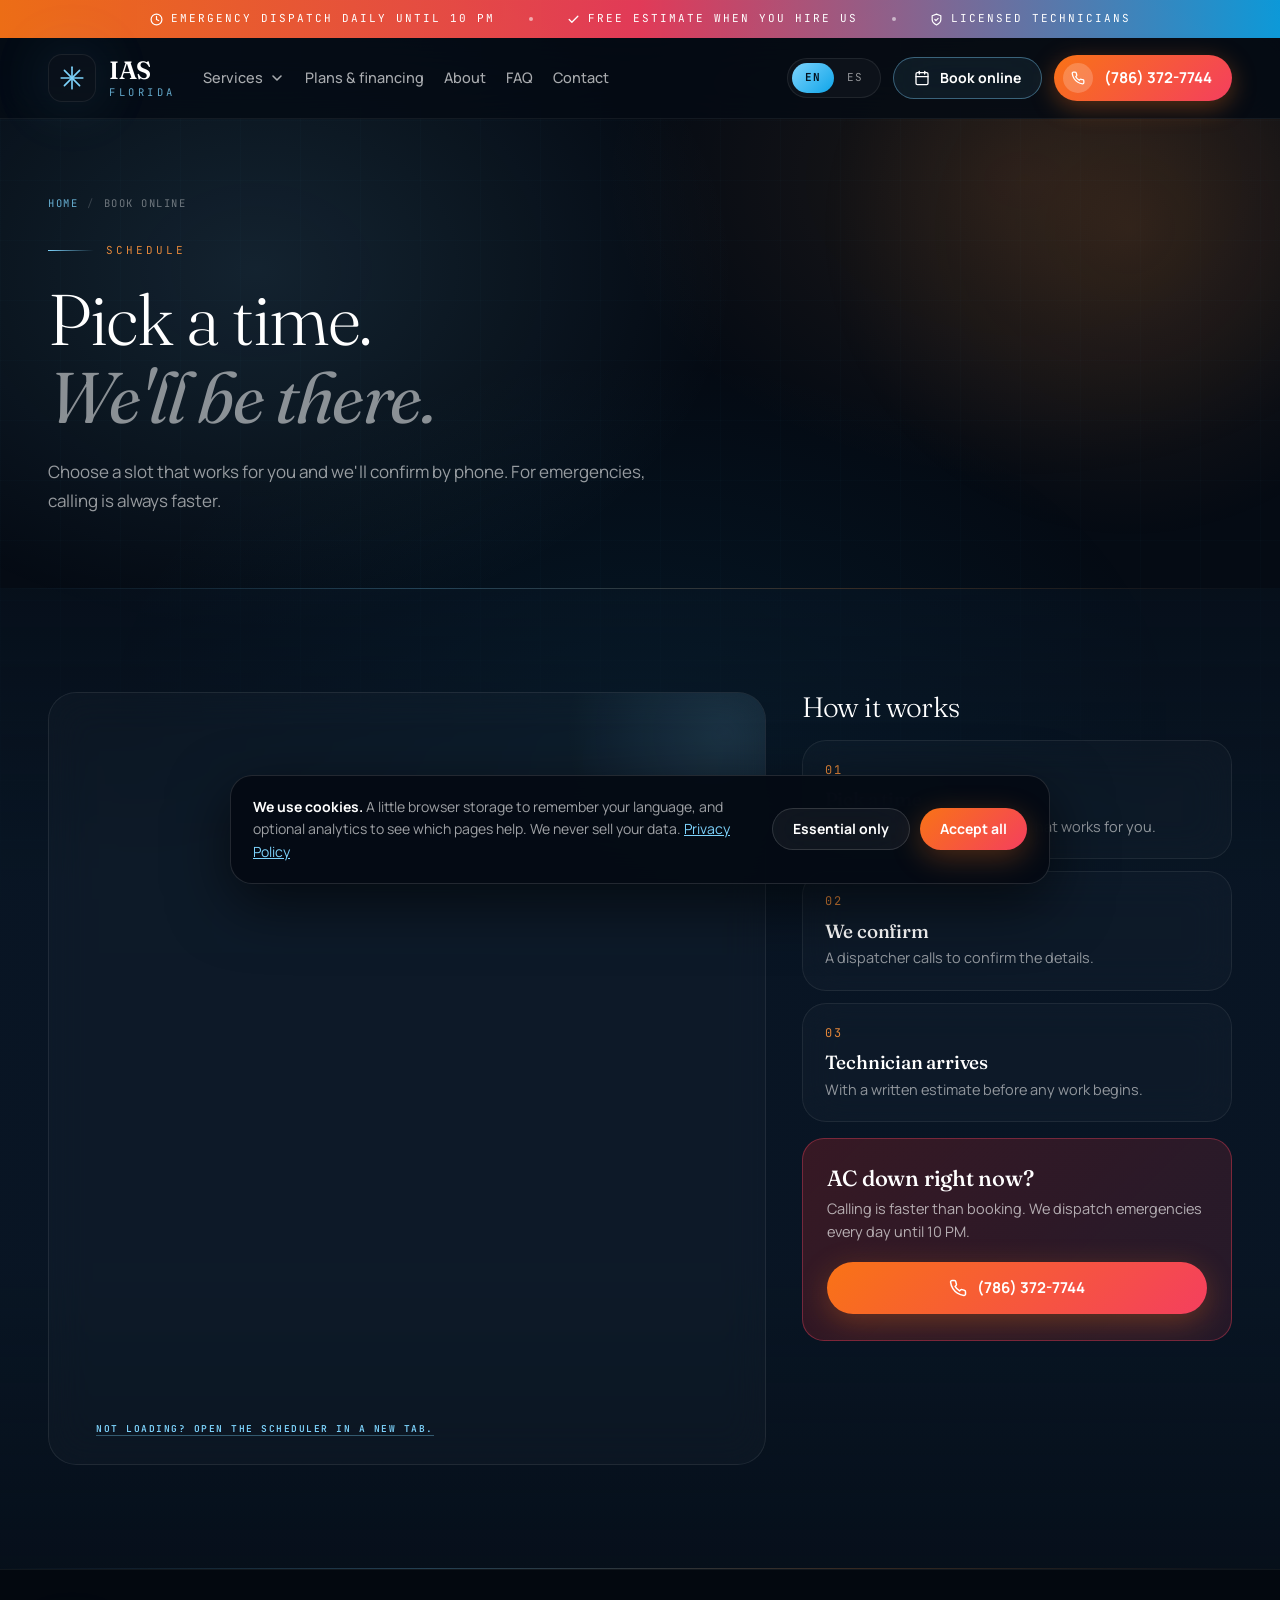
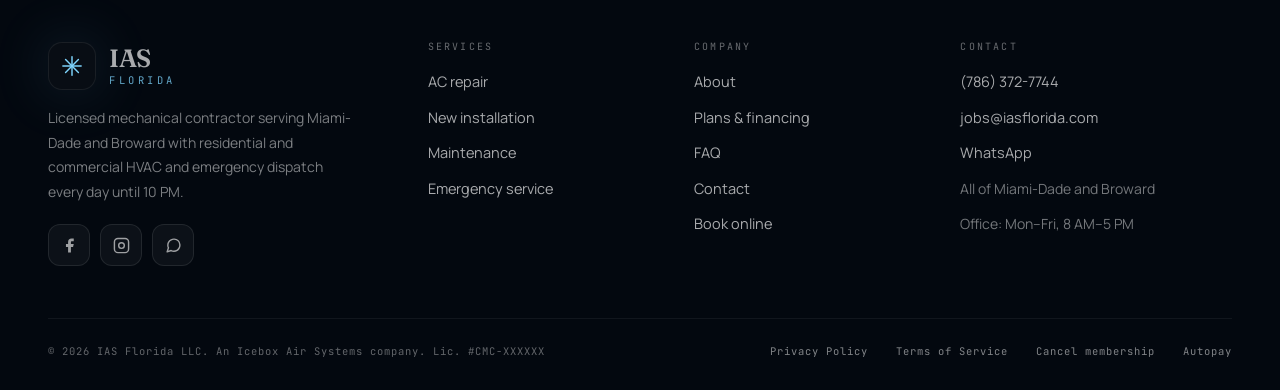
<file: book.html>
<!DOCTYPE html>
<html lang="en">
<head>
<meta charset="UTF-8">
<meta name="viewport" content="width=device-width, initial-scale=1.0">
<title>Book HVAC Service Online | IAS Florida Miami</title>
<meta name="description" content="Book AC repair, maintenance or an installation estimate online with IAS Florida in Miami-Dade and Broward. For emergencies call (786) 372-7744.">
<link rel="canonical" href="https://iasflorida.com/book.html">
<meta name="robots" content="index, follow">
<meta name="theme-color" content="#050b14">
<meta property="og:type" content="website">
<meta property="og:site_name" content="IAS Florida">
<meta property="og:url" content="https://iasflorida.com/book.html">
<meta property="og:title" content="Book HVAC Service Online | IAS Florida Miami">
<meta property="og:description" content="Book AC repair, maintenance or an installation estimate online with IAS Florida in Miami-Dade and Broward. For emergencies call (786) 372-7744.">
<meta property="og:image" content="https://iasflorida.com/og-image.jpg">
<meta name="twitter:card" content="summary_large_image">
<meta name="twitter:image" content="https://iasflorida.com/og-image.jpg">
<link rel="icon" href="favicon.ico" sizes="32x32">
<link rel="icon" href="favicon.svg" type="image/svg+xml">
<link rel="apple-touch-icon" href="apple-touch-icon.png">
<link rel="manifest" href="site.webmanifest">
<link rel="preconnect" href="https://fonts.googleapis.com">
<link rel="preconnect" href="https://fonts.gstatic.com" crossorigin>
<link href="https://fonts.googleapis.com/css2?family=Fraunces:ital,opsz,wght@0,9..144,300;0,9..144,400;0,9..144,500;0,9..144,600;1,9..144,300;1,9..144,400&family=JetBrains+Mono:wght@400;500&family=Manrope:wght@400;500;600;700;800&display=swap" rel="stylesheet">
<link rel="stylesheet" href="styles.css">
<script>document.documentElement.classList.add('js')</script>
</head>
<body>
<div class="aurora" aria-hidden="true"></div>
<div class="grid-pattern" aria-hidden="true"></div>
<div class="snow" aria-hidden="true"></div>
<a class="skip" href="#main" data-i18n="a11y.skip">Skip to content</a>
<div class="topbar">
  <span><svg width="13" height="13" viewBox="0 0 24 24" fill="none" stroke="currentColor" stroke-width="2.2" stroke-linecap="round" stroke-linejoin="round" aria-hidden="true"><circle cx="12" cy="12" r="10"/><polyline points="12 6 12 12 16 14"/></svg><span data-i18n="top.1">Emergency dispatch daily until 10 PM</span></span><i></i>
  <span><svg width="13" height="13" viewBox="0 0 24 24" fill="none" stroke="currentColor" stroke-width="2.4" stroke-linecap="round" stroke-linejoin="round" aria-hidden="true"><polyline points="20 6 9 17 4 12"/></svg><span data-i18n="top.2">Free estimate when you hire us</span></span><i></i>
  <span><svg width="13" height="13" viewBox="0 0 24 24" fill="none" stroke="currentColor" stroke-width="2.2" stroke-linecap="round" stroke-linejoin="round" aria-hidden="true"><path d="M12 22s8-4 8-10V5l-8-3-8 3v7c0 6 8 10 8 10z"/><polyline points="9 12 11 14 15 10"/></svg><span data-i18n="top.3">Licensed Technicians</span></span>
</div>
<header class="site-header" id="siteHeader">
  <div class="wrap header-inner">
    <a href="index.html" class="logo" aria-label="IAS Florida, home">
      <span class="logo-mark"><svg width="26" height="26" viewBox="0 0 24 24" fill="none" stroke="#7dd3fc" stroke-width="1.5" stroke-linecap="round" stroke-linejoin="round" aria-hidden="true"><line x1="12" y1="2" x2="12" y2="22"/><line x1="2" y1="12" x2="22" y2="12"/><line x1="5" y1="5" x2="19" y2="19"/><line x1="5" y1="19" x2="19" y2="5"/></svg></span>
      <span class="logo-name"><b>IAS</b><small>FLORIDA</small></span>
    </a>
    <nav class="main-nav" aria-label="Main">
      <div class="nav-drop">
        <button type="button" aria-expanded="false" aria-controls="svcMenu"><span data-i18n="nav.services">Services</span><svg width="16" height="16" viewBox="0 0 24 24" fill="none" stroke="currentColor" stroke-width="2.4" stroke-linecap="round" stroke-linejoin="round" aria-hidden="true"><polyline points="6 9 12 15 18 9"/></svg></button>
        <div class="drop-menu" id="svcMenu">
          <a href="ac-repair.html"><span class="tile t-ice"><svg width="18" height="18" viewBox="0 0 24 24" fill="none" stroke="currentColor" stroke-width="2" stroke-linecap="round" stroke-linejoin="round" aria-hidden="true"><path d="M14.7 6.3a1 1 0 0 0 0 1.4l1.6 1.6a1 1 0 0 0 1.4 0l3.77-3.77a6 6 0 0 1-7.94 7.94l-6.91 6.91a2.12 2.12 0 0 1-3-3l6.91-6.91a6 6 0 0 1 7.94-7.94l-3.76 3.76z"/></svg></span><span><b data-i18n="svc.repair.t">AC repair</b><span class="s" data-i18n="svc.repair.s">Same-day diagnosis and repair</span></span></a>
          <a href="ac-installation.html"><span class="tile t-indigo"><svg width="18" height="18" viewBox="0 0 24 24" fill="none" stroke="currentColor" stroke-width="2" stroke-linecap="round" stroke-linejoin="round" aria-hidden="true"><rect x="2" y="4" width="20" height="16" rx="2"/><circle cx="9" cy="12" r="4"/><line x1="9" y1="8" x2="9" y2="16"/><line x1="5" y1="12" x2="13" y2="12"/><line x1="16" y1="9" x2="19" y2="9"/><line x1="16" y1="12" x2="19" y2="12"/><line x1="16" y1="15" x2="19" y2="15"/></svg></span><span><b data-i18n="svc.install.t">New installation</b><span class="s" data-i18n="svc.install.s">Replacements and new systems, sized right</span></span></a>
          <a href="ac-maintenance.html"><span class="tile t-mint"><svg width="18" height="18" viewBox="0 0 24 24" fill="none" stroke="currentColor" stroke-width="2" stroke-linecap="round" stroke-linejoin="round" aria-hidden="true"><path d="M12 14l4-4"/><path d="M3.34 19a10 10 0 1 1 17.32 0"/></svg></span><span><b data-i18n="svc.maint.t">Maintenance</b><span class="s" data-i18n="svc.maint.s">Tune-ups twice a year</span></span></a>
          <a href="emergency-hvac.html"><span class="tile t-hot"><svg width="18" height="18" viewBox="0 0 24 24" fill="none" stroke="currentColor" stroke-width="2" stroke-linecap="round" stroke-linejoin="round" aria-hidden="true"><polygon points="13 2 3 14 12 14 11 22 21 10 12 10 13 2"/></svg></span><span><b data-i18n="svc.emerg.t">Emergency service</b><span class="s" data-i18n="svc.emerg.s">Dispatch daily until 10 PM</span></span></a>
        </div>
      </div>
      <a href="plans.html" data-i18n="nav.plans">Plans &amp; financing</a>
      <a href="about.html" data-i18n="nav.about">About</a>
      <a href="faq.html" data-i18n="nav.faq">FAQ</a>
      <a href="contact.html" data-i18n="nav.contact">Contact</a>
    </nav>
    <div class="header-actions">
      <div class="lang" role="group" aria-label="Language / Idioma"><button type="button" data-lang="en" aria-pressed="true">EN</button><button type="button" data-lang="es" aria-pressed="false">ES</button></div>
      <a class="btn btn-ghost btn-sm header-book" href="book.html" data-book><svg width="16" height="16" viewBox="0 0 24 24" fill="none" stroke="currentColor" stroke-width="2" stroke-linecap="round" stroke-linejoin="round" aria-hidden="true"><rect x="3" y="4" width="18" height="18" rx="2"/><line x1="16" y1="2" x2="16" y2="6"/><line x1="8" y1="2" x2="8" y2="6"/><line x1="3" y1="10" x2="21" y2="10"/></svg><span data-i18n="btn.book">Book online</span></a>
      <a class="header-phone" href="tel:+17863727744"><span class="ph-ico"><svg width="14" height="14" viewBox="0 0 24 24" fill="none" stroke="currentColor" stroke-width="2.2" stroke-linecap="round" stroke-linejoin="round" aria-hidden="true"><path d="M22 16.92v3a2 2 0 0 1-2.18 2 19.79 19.79 0 0 1-8.63-3.07 19.5 19.5 0 0 1-6-6 19.79 19.79 0 0 1-3.07-8.67A2 2 0 0 1 4.11 2h3a2 2 0 0 1 2 1.72 12.84 12.84 0 0 0 .7 2.81 2 2 0 0 1-.45 2.11L8.09 9.91a16 16 0 0 0 6 6l1.27-1.27a2 2 0 0 1 2.11-.45 12.84 12.84 0 0 0 2.81.7A2 2 0 0 1 22 16.92z"/></svg></span><span class="t"><small data-i18n="nav.calllabel">Line open 24/7</small><b>(786) 372-7744</b></span></a>
      <button type="button" class="nav-toggle" id="navToggle" aria-expanded="false" aria-controls="mobileMenu" aria-label="Menu"><svg width="22" height="22" viewBox="0 0 24 24" fill="none" stroke="currentColor" stroke-width="2" stroke-linecap="round" stroke-linejoin="round" aria-hidden="true"><line x1="3" y1="7" x2="21" y2="7"/><line x1="3" y1="12" x2="21" y2="12"/><line x1="3" y1="17" x2="21" y2="17"/></svg></button>
    </div>
  </div>
  <div class="mobile-menu" id="mobileMenu">
    <a href="index.html" data-i18n="nav.home">Home</a>
    <a class="m-sub" href="ac-repair.html" data-i18n="svc.repair.t">AC repair</a>
    <a class="m-sub" href="ac-installation.html" data-i18n="svc.install.t">New installation</a>
    <a class="m-sub" href="ac-maintenance.html" data-i18n="svc.maint.t">Maintenance</a>
    <a class="m-sub" href="emergency-hvac.html" data-i18n="svc.emerg.t">Emergency service</a>
    <a href="plans.html" data-i18n="nav.plans">Plans &amp; financing</a>
    <a href="about.html" data-i18n="nav.about">About</a>
    <a href="faq.html" data-i18n="nav.faq">FAQ</a>
    <a href="contact.html" data-i18n="nav.contact">Contact</a>
    <div class="btn-row">
      <a class="btn btn-primary" href="tel:+17863727744"><svg width="17" height="17" viewBox="0 0 24 24" fill="none" stroke="currentColor" stroke-width="2" stroke-linecap="round" stroke-linejoin="round" aria-hidden="true"><path d="M22 16.92v3a2 2 0 0 1-2.18 2 19.79 19.79 0 0 1-8.63-3.07 19.5 19.5 0 0 1-6-6 19.79 19.79 0 0 1-3.07-8.67A2 2 0 0 1 4.11 2h3a2 2 0 0 1 2 1.72 12.84 12.84 0 0 0 .7 2.81 2 2 0 0 1-.45 2.11L8.09 9.91a16 16 0 0 0 6 6l1.27-1.27a2 2 0 0 1 2.11-.45 12.84 12.84 0 0 0 2.81.7A2 2 0 0 1 22 16.92z"/></svg><span>(786) 372-7744</span></a>
      <a class="btn btn-ghost" href="book.html" data-book><span data-i18n="btn.book">Book online</span></a>
    </div>
    <div class="lang" role="group" aria-label="Language / Idioma"><button type="button" data-lang="en" aria-pressed="true">EN</button><button type="button" data-lang="es" aria-pressed="false">ES</button></div>
  </div>
</header>
<main id="main">
<section class="page-head">
  <div class="wrap">
    <nav class="crumbs" aria-label="Breadcrumb"><a href="index.html" data-i18n="crumb.home">Home</a><span aria-hidden="true">/</span><span aria-current="page" data-i18n="pg.crumb">Book online</span></nav>
    <div class="reveal"><div class="eyebrow"><span class="line"></span><span class="text" data-i18n="pg.eyebrow">Schedule</span></div></div>
    <h1 class="reveal" data-i18n-html="pg.h1">Pick a time.<br><span class="italic">We'll be there.</span></h1>
    <p class="lede reveal" data-i18n="pg.lede">Choose a slot that works for you and we'll confirm by phone. For emergencies, calling is always faster.</p>
  </div>
</section>

<section class="band band--alt">
  <div class="wrap book-grid">
    <!-- ═══ AGENDA EN LÍNEA ═══
         Esta caja la llena housecall-pro.js automáticamente:
           • Si pegaste el código de Housecall Pro → muestra Housecall Pro
           • Si no → muestra Calendly (como antes)
         No hace falta pegar nada aquí. -->
    <div class="book-card" id="booking" data-hcp-booking-slot>
      <div class="book-ready"><p data-i18n="bk.loading">Loading the scheduler…</p></div>
    </div>

    <aside class="book-side">
      <h2 data-i18n="bk.how">How it works</h2>
      <div class="steps">
        <div class="step reveal"><h3 data-i18n="bk.s1.t">Pick a time</h3><p data-i18n="bk.s1.p">Choose the service and a time that works for you.</p></div>
        <div class="step reveal"><h3 data-i18n="bk.s2.t">We confirm</h3><p data-i18n="bk.s2.p">A dispatcher calls to confirm the details.</p></div>
        <div class="step reveal"><h3 data-i18n="bk.s3.t">Technician arrives</h3><p data-i18n="bk.s3.p">With a written estimate before any work begins.</p></div>
      </div>
      <div class="urgent-box">
        <h3 data-i18n="bk.urgent.t">AC down right now?</h3>
        <p data-i18n="bk.urgent.p">Calling is faster than booking. We dispatch emergencies every day until 10 PM.</p>
        <a class="btn btn-primary btn-block" href="tel:+17863727744"><svg width="18" height="18" viewBox="0 0 24 24" fill="none" stroke="currentColor" stroke-width="2" stroke-linecap="round" stroke-linejoin="round" aria-hidden="true"><path d="M22 16.92v3a2 2 0 0 1-2.18 2 19.79 19.79 0 0 1-8.63-3.07 19.5 19.5 0 0 1-6-6 19.79 19.79 0 0 1-3.07-8.67A2 2 0 0 1 4.11 2h3a2 2 0 0 1 2 1.72 12.84 12.84 0 0 0 .7 2.81 2 2 0 0 1-.45 2.11L8.09 9.91a16 16 0 0 0 6 6l1.27-1.27a2 2 0 0 1 2.11-.45 12.84 12.84 0 0 0 2.81.7A2 2 0 0 1 22 16.92z"/></svg><span>(786) 372-7744</span></a>
      </div>
    </aside>
  </div>
</section>
</main>

<footer class="site-footer">
  <div class="wrap">
    <div class="footer-grid">
      <div class="footer-about">
        <a href="index.html" class="logo" aria-label="IAS Florida, home">
          <span class="logo-mark"><svg width="22" height="22" viewBox="0 0 24 24" fill="none" stroke="#7dd3fc" stroke-width="1.6" stroke-linecap="round" stroke-linejoin="round" aria-hidden="true"><line x1="12" y1="2" x2="12" y2="22"/><line x1="2" y1="12" x2="22" y2="12"/><line x1="5" y1="5" x2="19" y2="19"/><line x1="5" y1="19" x2="19" y2="5"/></svg></span>
          <span class="logo-name"><b>IAS</b><small>FLORIDA</small></span>
        </a>
        <p data-i18n="footer.blurb">Licensed mechanical contractor serving Miami-Dade and Broward with residential and commercial HVAC and emergency dispatch every day until 10 PM.</p>
        <!-- Perfiles sociales. Borra los que no uses: un enlace roto resta confianza.
             GOOGLE BUSINESS: cuando tu ficha esté verificada, agrega aquí otro <a> con su enlace de Maps. -->
        <div class="social">
          <a href="https://www.facebook.com/profile.php?id=61593211452054" target="_blank" rel="noopener" aria-label="Facebook"><svg width="17" height="17" viewBox="0 0 24 24" fill="currentColor" aria-hidden="true"><path d="M18 2h-3a5 5 0 0 0-5 5v3H7v4h3v8h4v-8h3l1-4h-4V7a1 1 0 0 1 1-1h3z"/></svg></a>
          <a href="https://www.instagram.com/iasflorida" target="_blank" rel="noopener" aria-label="Instagram"><svg width="17" height="17" viewBox="0 0 24 24" fill="none" stroke="currentColor" stroke-width="2" aria-hidden="true"><rect x="2" y="2" width="20" height="20" rx="5"/><circle cx="12" cy="12" r="4"/><line x1="17.5" y1="6.5" x2="17.5" y2="6.5"/></svg></a>
          <a href="https://wa.me/17863727744" target="_blank" rel="noopener" aria-label="WhatsApp"><svg width="17" height="17" viewBox="0 0 24 24" fill="none" stroke="currentColor" stroke-width="2" stroke-linecap="round" stroke-linejoin="round" aria-hidden="true"><path d="M21 11.5a8.38 8.38 0 0 1-.9 3.8 8.5 8.5 0 0 1-7.6 4.7 8.38 8.38 0 0 1-3.8-.9L3 21l1.9-5.7a8.38 8.38 0 0 1-.9-3.8 8.5 8.5 0 0 1 4.7-7.6 8.38 8.38 0 0 1 3.8-.9h.5a8.48 8.48 0 0 1 8 8v.5z"/></svg></a>
        </div>
      </div>
      <div>
        <h2 data-i18n="footer.services">Services</h2>
        <ul>
          <li><a href="ac-repair.html" data-i18n="svc.repair.t">AC repair</a></li>
          <li><a href="ac-installation.html" data-i18n="svc.install.t">New installation</a></li>
          <li><a href="ac-maintenance.html" data-i18n="svc.maint.t">Maintenance</a></li>
          <li><a href="emergency-hvac.html" data-i18n="svc.emerg.t">Emergency service</a></li>
        </ul>
      </div>
      <div>
        <h2 data-i18n="footer.company">Company</h2>
        <ul>
          <li><a href="about.html" data-i18n="nav.about">About</a></li>
          <li><a href="plans.html" data-i18n="nav.plans">Plans &amp; financing</a></li>
          <li><a href="faq.html" data-i18n="nav.faq">FAQ</a></li>
          <li><a href="contact.html" data-i18n="nav.contact">Contact</a></li>
          <li><a href="book.html" data-book data-i18n="btn.book">Book online</a></li>
        </ul>
      </div>
      <div>
        <h2 data-i18n="footer.contact">Contact</h2>
        <ul>
          <li><a href="tel:+17863727744">(786) 372-7744</a></li>
          <li><a href="mailto:jobs@iasflorida.com">jobs@iasflorida.com</a></li>
          <li><a href="https://wa.me/17863727744" target="_blank" rel="noopener">WhatsApp</a></li>
          <li><span style="color:rgba(255,255,255,.45);font-size:14px" data-i18n="footer.area">All of Miami-Dade and Broward</span></li>
          <li><span style="color:rgba(255,255,255,.45);font-size:14px" data-i18n="footer.hours">Office: Mon–Fri, 8 AM–5 PM</span></li>
        </ul>
      </div>
    </div>
    <div class="footer-base">
      <!-- ⚠️ REEMPLAZAR: número de licencia real (CMC-XXXXXX) -->
      <span>&copy; 2026 IAS Florida LLC. <span data-i18n="footer.parent">An Icebox Air Systems company</span>. Lic. #CMC-XXXXXX</span>
      <span><a href="privacy.html" data-i18n="footer.privacy">Privacy Policy</a> &nbsp;&nbsp; <a href="terms.html" data-i18n="footer.terms">Terms of Service</a> &nbsp;&nbsp; <a href="cancel.html" data-i18n="footer.cancel">Cancel membership</a> &nbsp;&nbsp; <a href="autopay.html" data-i18n="footer.autopay">Autopay</a></span>
    </div>
  </div>
</footer>

<div class="mobile-bar">
  <a class="btn btn-primary" href="tel:+17863727744"><svg width="17" height="17" viewBox="0 0 24 24" fill="none" stroke="currentColor" stroke-width="2" stroke-linecap="round" stroke-linejoin="round" aria-hidden="true"><path d="M22 16.92v3a2 2 0 0 1-2.18 2 19.79 19.79 0 0 1-8.63-3.07 19.5 19.5 0 0 1-6-6 19.79 19.79 0 0 1-3.07-8.67A2 2 0 0 1 4.11 2h3a2 2 0 0 1 2 1.72 12.84 12.84 0 0 0 .7 2.81 2 2 0 0 1-.45 2.11L8.09 9.91a16 16 0 0 0 6 6l1.27-1.27a2 2 0 0 1 2.11-.45 12.84 12.84 0 0 0 2.81.7A2 2 0 0 1 22 16.92z"/></svg><span data-i18n="mb.call">Call now</span></a>
  <a class="btn btn-ghost" href="book.html" data-book><svg width="17" height="17" viewBox="0 0 24 24" fill="none" stroke="currentColor" stroke-width="2" stroke-linecap="round" stroke-linejoin="round" aria-hidden="true"><rect x="3" y="4" width="18" height="18" rx="2"/><line x1="16" y1="2" x2="16" y2="6"/><line x1="8" y1="2" x2="8" y2="6"/><line x1="3" y1="10" x2="21" y2="10"/></svg><span data-i18n="mb.book">Book online</span></a>
</div>

<div class="cookie-bar" id="cookieBar" role="region" aria-label="Cookies">
  <p data-i18n-html="cookie.body"><b>We use cookies.</b> A little browser storage to remember your language, and optional analytics to see which pages help. We never sell your data. <a href="privacy.html">Privacy Policy</a></p>
  <div class="cookie-actions">
    <button type="button" class="btn btn-sm btn-ghost" id="cookieDecline" data-i18n="cookie.decline">Essential only</button>
    <button type="button" class="btn btn-sm btn-primary" id="cookieAccept" data-i18n="cookie.accept">Accept all</button>
  </div>
</div>

<div class="modal" id="thanksModal" role="dialog" aria-modal="true" aria-labelledby="thanksTitle">
  <div class="modal-box">
    <div class="ok"><svg width="28" height="28" viewBox="0 0 24 24" fill="none" stroke="currentColor" stroke-width="2.6" stroke-linecap="round" stroke-linejoin="round" aria-hidden="true"><polyline points="20 6 9 17 4 12"/></svg></div>
    <h2 id="thanksTitle" data-i18n="modal.title">Thank you for trusting IAS Florida</h2>
    <p data-i18n="modal.p">We received your request. A dispatcher will call you back shortly; during business hours, usually within 15 minutes.</p>
    <button type="button" class="btn btn-primary" id="thanksBtn" data-i18n="modal.btn">Perfect, thanks</button>
    <span class="modal-tel" data-i18n-html="modal.tel">Urgent? Call <a href="tel:+17863727744">(786) 372-7744</a>. We dispatch emergencies every day until 10 PM.</span>
  </div>
</div>

<script>
/* Textos en español de esta página */
window.PAGE_ES = {
 "pg.crumb": "Agendar",
 "pg.eyebrow": "Agendar",
 "pg.h1": "Elige tu horario.<br><span class=\"italic\">Ahí estaremos.</span>",
 "pg.lede": "Escoge el horario que te convenga y te confirmamos por teléfono. Para emergencias, llamar siempre es más rápido.",
 "bk.how": "Cómo funciona",
 "bk.s1.t": "Elige un horario",
 "bk.s1.p": "Escoge el servicio y la hora que te funcionen.",
 "bk.s2.t": "Te confirmamos",
 "bk.s2.p": "Un despachador te llama para confirmar los detalles.",
 "bk.s3.t": "Llega el técnico",
 "bk.s3.p": "Con cotización por escrito antes de empezar cualquier trabajo.",
 "bk.urgent.t": "¿Sin aire ahora mismo?",
 "bk.urgent.p": "Llamar es más rápido que agendar. Despachamos emergencias todos los días hasta las 10 PM.",
 "bk.loading": "Cargando la agenda…"
};
</script>
<script src="site.js" defer></script>
<!-- Housecall Pro: todo se conecta desde housecall-pro.js -->
<script src="housecall-pro.js" defer></script>
</body>
</html>
</file>
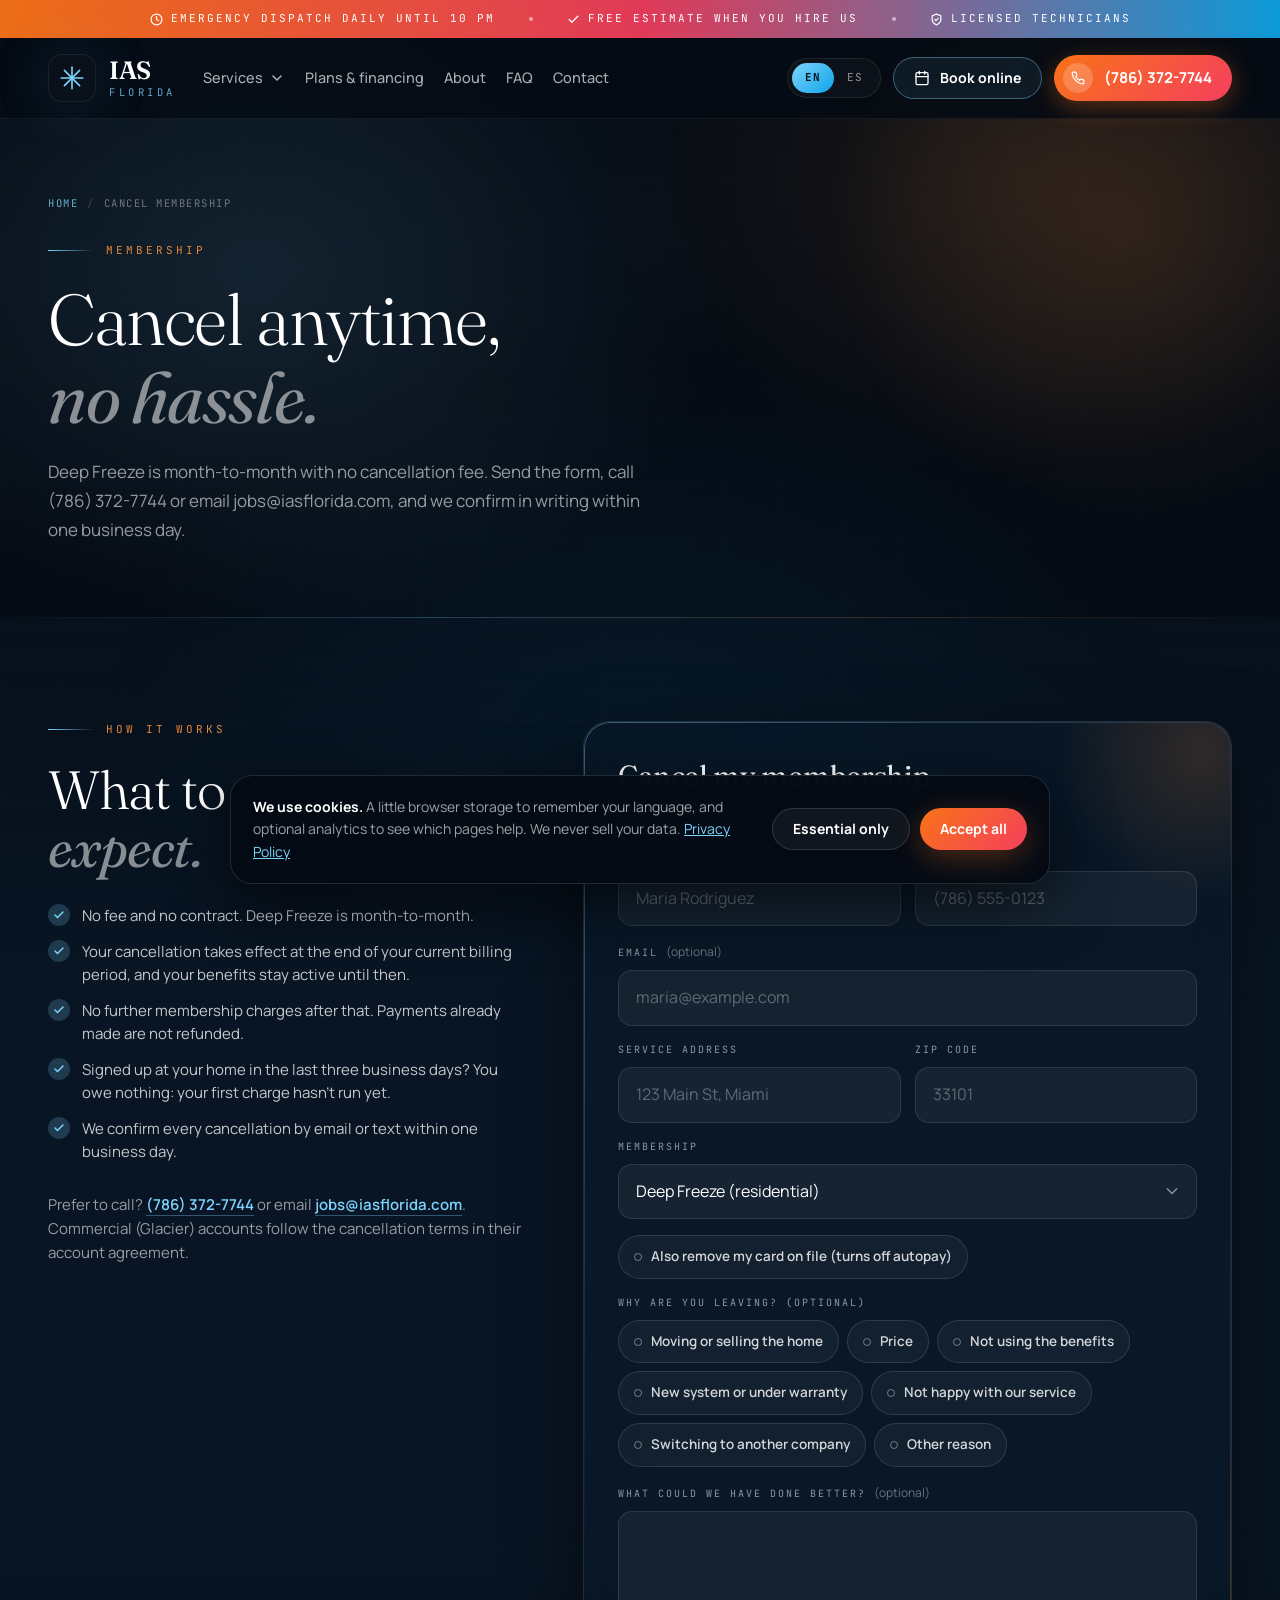
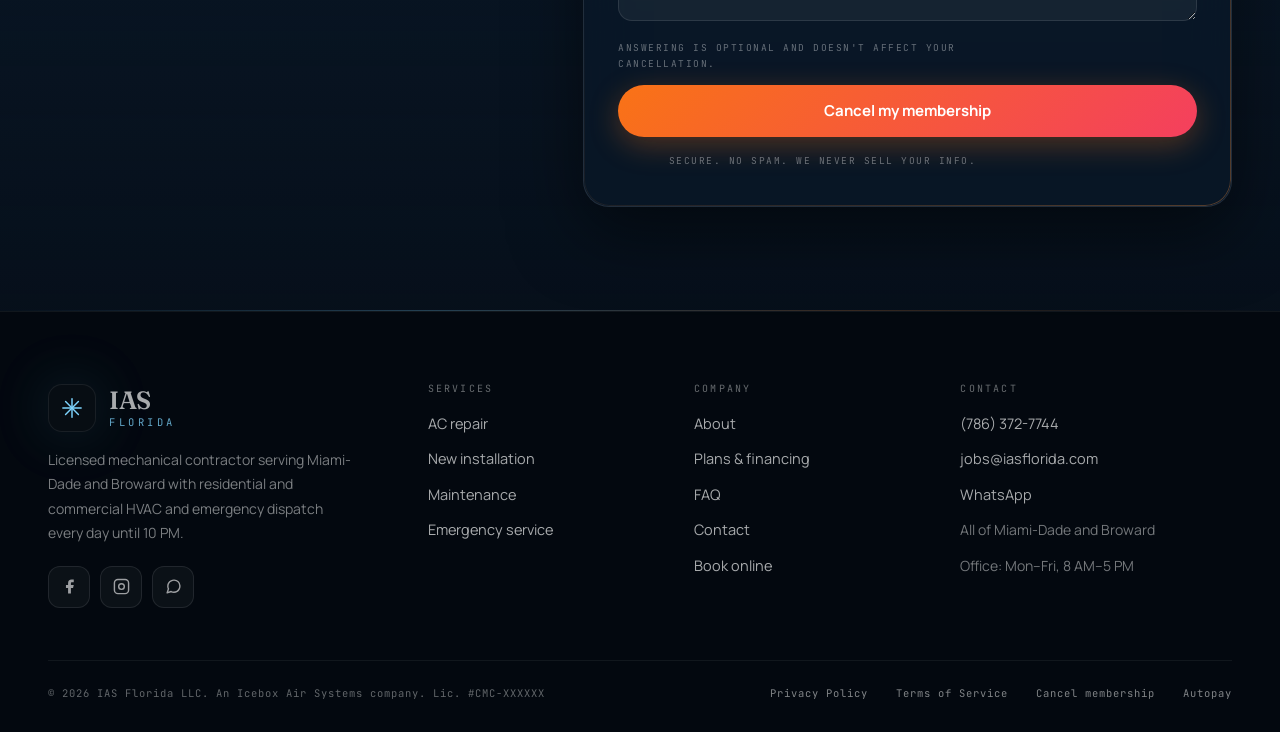
<file: cancel.html>
<!DOCTYPE html>
<html lang="en">
<head>
<meta charset="UTF-8">
<meta name="viewport" content="width=device-width, initial-scale=1.0">
<title>Cancel Your Membership | IAS Florida</title>
<meta name="description" content="Cancel your IAS Florida Deep Freeze membership online, by phone or by email. No cancellation fee; we confirm in writing within one business day.">
<link rel="canonical" href="https://iasflorida.com/cancel.html">
<meta name="robots" content="noindex, follow">
<meta name="theme-color" content="#050b14">
<meta property="og:type" content="website">
<meta property="og:site_name" content="IAS Florida">
<meta property="og:url" content="https://iasflorida.com/cancel.html">
<meta property="og:title" content="Cancel Your Membership | IAS Florida">
<meta property="og:description" content="Cancel your IAS Florida Deep Freeze membership online, by phone or by email. No cancellation fee; we confirm in writing within one business day.">
<meta property="og:image" content="https://iasflorida.com/og-image.jpg">
<meta name="twitter:card" content="summary_large_image">
<meta name="twitter:image" content="https://iasflorida.com/og-image.jpg">
<link rel="icon" href="favicon.ico" sizes="32x32">
<link rel="icon" href="favicon.svg" type="image/svg+xml">
<link rel="apple-touch-icon" href="apple-touch-icon.png">
<link rel="manifest" href="site.webmanifest">
<link rel="preconnect" href="https://fonts.googleapis.com">
<link rel="preconnect" href="https://fonts.gstatic.com" crossorigin>
<link href="https://fonts.googleapis.com/css2?family=Fraunces:ital,opsz,wght@0,9..144,300;0,9..144,400;0,9..144,500;0,9..144,600;1,9..144,300;1,9..144,400&family=JetBrains+Mono:wght@400;500&family=Manrope:wght@400;500;600;700;800&display=swap" rel="stylesheet">
<link rel="stylesheet" href="styles.css">
<script>document.documentElement.classList.add('js')</script>
</head>
<body>
<div class="aurora" aria-hidden="true"></div>
<div class="grid-pattern" aria-hidden="true"></div>
<div class="snow" aria-hidden="true"></div>
<a class="skip" href="#main" data-i18n="a11y.skip">Skip to content</a>
<div class="topbar">
  <span><svg width="13" height="13" viewBox="0 0 24 24" fill="none" stroke="currentColor" stroke-width="2.2" stroke-linecap="round" stroke-linejoin="round" aria-hidden="true"><circle cx="12" cy="12" r="10"/><polyline points="12 6 12 12 16 14"/></svg><span data-i18n="top.1">Emergency dispatch daily until 10 PM</span></span><i></i>
  <span><svg width="13" height="13" viewBox="0 0 24 24" fill="none" stroke="currentColor" stroke-width="2.4" stroke-linecap="round" stroke-linejoin="round" aria-hidden="true"><polyline points="20 6 9 17 4 12"/></svg><span data-i18n="top.2">Free estimate when you hire us</span></span><i></i>
  <span><svg width="13" height="13" viewBox="0 0 24 24" fill="none" stroke="currentColor" stroke-width="2.2" stroke-linecap="round" stroke-linejoin="round" aria-hidden="true"><path d="M12 22s8-4 8-10V5l-8-3-8 3v7c0 6 8 10 8 10z"/><polyline points="9 12 11 14 15 10"/></svg><span data-i18n="top.3">Licensed Technicians</span></span>
</div>
<header class="site-header" id="siteHeader">
  <div class="wrap header-inner">
    <a href="index.html" class="logo" aria-label="IAS Florida, home">
      <span class="logo-mark"><svg width="26" height="26" viewBox="0 0 24 24" fill="none" stroke="#7dd3fc" stroke-width="1.5" stroke-linecap="round" stroke-linejoin="round" aria-hidden="true"><line x1="12" y1="2" x2="12" y2="22"/><line x1="2" y1="12" x2="22" y2="12"/><line x1="5" y1="5" x2="19" y2="19"/><line x1="5" y1="19" x2="19" y2="5"/></svg></span>
      <span class="logo-name"><b>IAS</b><small>FLORIDA</small></span>
    </a>
    <nav class="main-nav" aria-label="Main">
      <div class="nav-drop">
        <button type="button" aria-expanded="false" aria-controls="svcMenu"><span data-i18n="nav.services">Services</span><svg width="16" height="16" viewBox="0 0 24 24" fill="none" stroke="currentColor" stroke-width="2.4" stroke-linecap="round" stroke-linejoin="round" aria-hidden="true"><polyline points="6 9 12 15 18 9"/></svg></button>
        <div class="drop-menu" id="svcMenu">
          <a href="ac-repair.html"><span class="tile t-ice"><svg width="18" height="18" viewBox="0 0 24 24" fill="none" stroke="currentColor" stroke-width="2" stroke-linecap="round" stroke-linejoin="round" aria-hidden="true"><path d="M14.7 6.3a1 1 0 0 0 0 1.4l1.6 1.6a1 1 0 0 0 1.4 0l3.77-3.77a6 6 0 0 1-7.94 7.94l-6.91 6.91a2.12 2.12 0 0 1-3-3l6.91-6.91a6 6 0 0 1 7.94-7.94l-3.76 3.76z"/></svg></span><span><b data-i18n="svc.repair.t">AC repair</b><span class="s" data-i18n="svc.repair.s">Same-day diagnosis and repair</span></span></a>
          <a href="ac-installation.html"><span class="tile t-indigo"><svg width="18" height="18" viewBox="0 0 24 24" fill="none" stroke="currentColor" stroke-width="2" stroke-linecap="round" stroke-linejoin="round" aria-hidden="true"><rect x="2" y="4" width="20" height="16" rx="2"/><circle cx="9" cy="12" r="4"/><line x1="9" y1="8" x2="9" y2="16"/><line x1="5" y1="12" x2="13" y2="12"/><line x1="16" y1="9" x2="19" y2="9"/><line x1="16" y1="12" x2="19" y2="12"/><line x1="16" y1="15" x2="19" y2="15"/></svg></span><span><b data-i18n="svc.install.t">New installation</b><span class="s" data-i18n="svc.install.s">Replacements and new systems, sized right</span></span></a>
          <a href="ac-maintenance.html"><span class="tile t-mint"><svg width="18" height="18" viewBox="0 0 24 24" fill="none" stroke="currentColor" stroke-width="2" stroke-linecap="round" stroke-linejoin="round" aria-hidden="true"><path d="M12 14l4-4"/><path d="M3.34 19a10 10 0 1 1 17.32 0"/></svg></span><span><b data-i18n="svc.maint.t">Maintenance</b><span class="s" data-i18n="svc.maint.s">Tune-ups twice a year</span></span></a>
          <a href="emergency-hvac.html"><span class="tile t-hot"><svg width="18" height="18" viewBox="0 0 24 24" fill="none" stroke="currentColor" stroke-width="2" stroke-linecap="round" stroke-linejoin="round" aria-hidden="true"><polygon points="13 2 3 14 12 14 11 22 21 10 12 10 13 2"/></svg></span><span><b data-i18n="svc.emerg.t">Emergency service</b><span class="s" data-i18n="svc.emerg.s">Dispatch daily until 10 PM</span></span></a>
        </div>
      </div>
      <a href="plans.html" data-i18n="nav.plans">Plans &amp; financing</a>
      <a href="about.html" data-i18n="nav.about">About</a>
      <a href="faq.html" data-i18n="nav.faq">FAQ</a>
      <a href="contact.html" data-i18n="nav.contact">Contact</a>
    </nav>
    <div class="header-actions">
      <div class="lang" role="group" aria-label="Language / Idioma"><button type="button" data-lang="en" aria-pressed="true">EN</button><button type="button" data-lang="es" aria-pressed="false">ES</button></div>
      <a class="btn btn-ghost btn-sm header-book" href="book.html" data-book><svg width="16" height="16" viewBox="0 0 24 24" fill="none" stroke="currentColor" stroke-width="2" stroke-linecap="round" stroke-linejoin="round" aria-hidden="true"><rect x="3" y="4" width="18" height="18" rx="2"/><line x1="16" y1="2" x2="16" y2="6"/><line x1="8" y1="2" x2="8" y2="6"/><line x1="3" y1="10" x2="21" y2="10"/></svg><span data-i18n="btn.book">Book online</span></a>
      <a class="header-phone" href="tel:+17863727744"><span class="ph-ico"><svg width="14" height="14" viewBox="0 0 24 24" fill="none" stroke="currentColor" stroke-width="2.2" stroke-linecap="round" stroke-linejoin="round" aria-hidden="true"><path d="M22 16.92v3a2 2 0 0 1-2.18 2 19.79 19.79 0 0 1-8.63-3.07 19.5 19.5 0 0 1-6-6 19.79 19.79 0 0 1-3.07-8.67A2 2 0 0 1 4.11 2h3a2 2 0 0 1 2 1.72 12.84 12.84 0 0 0 .7 2.81 2 2 0 0 1-.45 2.11L8.09 9.91a16 16 0 0 0 6 6l1.27-1.27a2 2 0 0 1 2.11-.45 12.84 12.84 0 0 0 2.81.7A2 2 0 0 1 22 16.92z"/></svg></span><span class="t"><small data-i18n="nav.calllabel">Line open 24/7</small><b>(786) 372-7744</b></span></a>
      <button type="button" class="nav-toggle" id="navToggle" aria-expanded="false" aria-controls="mobileMenu" aria-label="Menu"><svg width="22" height="22" viewBox="0 0 24 24" fill="none" stroke="currentColor" stroke-width="2" stroke-linecap="round" stroke-linejoin="round" aria-hidden="true"><line x1="3" y1="7" x2="21" y2="7"/><line x1="3" y1="12" x2="21" y2="12"/><line x1="3" y1="17" x2="21" y2="17"/></svg></button>
    </div>
  </div>
  <div class="mobile-menu" id="mobileMenu">
    <a href="index.html" data-i18n="nav.home">Home</a>
    <a class="m-sub" href="ac-repair.html" data-i18n="svc.repair.t">AC repair</a>
    <a class="m-sub" href="ac-installation.html" data-i18n="svc.install.t">New installation</a>
    <a class="m-sub" href="ac-maintenance.html" data-i18n="svc.maint.t">Maintenance</a>
    <a class="m-sub" href="emergency-hvac.html" data-i18n="svc.emerg.t">Emergency service</a>
    <a href="plans.html" data-i18n="nav.plans">Plans &amp; financing</a>
    <a href="about.html" data-i18n="nav.about">About</a>
    <a href="faq.html" data-i18n="nav.faq">FAQ</a>
    <a href="contact.html" data-i18n="nav.contact">Contact</a>
    <div class="btn-row">
      <a class="btn btn-primary" href="tel:+17863727744"><svg width="17" height="17" viewBox="0 0 24 24" fill="none" stroke="currentColor" stroke-width="2" stroke-linecap="round" stroke-linejoin="round" aria-hidden="true"><path d="M22 16.92v3a2 2 0 0 1-2.18 2 19.79 19.79 0 0 1-8.63-3.07 19.5 19.5 0 0 1-6-6 19.79 19.79 0 0 1-3.07-8.67A2 2 0 0 1 4.11 2h3a2 2 0 0 1 2 1.72 12.84 12.84 0 0 0 .7 2.81 2 2 0 0 1-.45 2.11L8.09 9.91a16 16 0 0 0 6 6l1.27-1.27a2 2 0 0 1 2.11-.45 12.84 12.84 0 0 0 2.81.7A2 2 0 0 1 22 16.92z"/></svg><span>(786) 372-7744</span></a>
      <a class="btn btn-ghost" href="book.html" data-book><span data-i18n="btn.book">Book online</span></a>
    </div>
    <div class="lang" role="group" aria-label="Language / Idioma"><button type="button" data-lang="en" aria-pressed="true">EN</button><button type="button" data-lang="es" aria-pressed="false">ES</button></div>
  </div>
</header>
<main id="main">
<section class="page-head">
  <div class="wrap">
    <nav class="crumbs" aria-label="Breadcrumb"><a href="index.html" data-i18n="crumb.home">Home</a><span aria-hidden="true">/</span><span aria-current="page" data-i18n="pg.crumb">Cancel membership</span></nav>
    <div class="reveal"><div class="eyebrow"><span class="line"></span><span class="text" data-i18n="pg.eyebrow">Membership</span></div></div>
    <h1 class="reveal" data-i18n-html="pg.h1">Cancel anytime,<br><span class="italic">no hassle.</span></h1>
    <p class="lede reveal" data-i18n="pg.lede">Deep Freeze is month-to-month with no cancellation fee. Send the form, call (786) 372-7744 or email jobs@iasflorida.com, and we confirm in writing within one business day.</p>
  </div>
</section>

<section class="band band--alt">
  <div class="wrap contact-grid">
    <div>
      <div class="eyebrow"><span class="line"></span><span class="text" data-i18n="cx.eyebrow">How it works</span></div>
      <h2 data-i18n-html="cx.title">What to<br><span class="italic">expect.</span></h2>
      <div class="mt-m"><ul class="checks">
<li><span class="ck"><svg width="12" height="12" viewBox="0 0 24 24" fill="none" stroke="currentColor" stroke-width="3" stroke-linecap="round" stroke-linejoin="round" aria-hidden="true"><polyline points="20 6 9 17 4 12"/></svg></span><span data-i18n="cx.l1">No fee and no contract. Deep Freeze is month-to-month.</span></li>
<li><span class="ck"><svg width="12" height="12" viewBox="0 0 24 24" fill="none" stroke="currentColor" stroke-width="3" stroke-linecap="round" stroke-linejoin="round" aria-hidden="true"><polyline points="20 6 9 17 4 12"/></svg></span><span data-i18n="cx.l2">Your cancellation takes effect at the end of your current billing period, and your benefits stay active until then.</span></li>
<li><span class="ck"><svg width="12" height="12" viewBox="0 0 24 24" fill="none" stroke="currentColor" stroke-width="3" stroke-linecap="round" stroke-linejoin="round" aria-hidden="true"><polyline points="20 6 9 17 4 12"/></svg></span><span data-i18n="cx.l3">No further membership charges after that. Payments already made are not refunded.</span></li>
<li><span class="ck"><svg width="12" height="12" viewBox="0 0 24 24" fill="none" stroke="currentColor" stroke-width="3" stroke-linecap="round" stroke-linejoin="round" aria-hidden="true"><polyline points="20 6 9 17 4 12"/></svg></span><span data-i18n="cx.l4">Signed up at your home in the last three business days? You owe nothing: your first charge hasn't run yet.</span></li>
<li><span class="ck"><svg width="12" height="12" viewBox="0 0 24 24" fill="none" stroke="currentColor" stroke-width="3" stroke-linecap="round" stroke-linejoin="round" aria-hidden="true"><polyline points="20 6 9 17 4 12"/></svg></span><span data-i18n="cx.l5">We confirm every cancellation by email or text within one business day.</span></li>
</ul></div>
      <p class="hours" data-i18n-html="cx.call">Prefer to call? <a class="text-link" href="tel:+17863727744">(786) 372-7744</a> or email <a class="text-link" href="mailto:jobs@iasflorida.com">jobs@iasflorida.com</a>. Commercial (Glacier) accounts follow the cancellation terms in their account agreement.</p>
    </div>
    <div class="card-glass gborder" id="form">
    <form id="cancelForm" data-formspree data-kind="cancel" action="https://formspree.io/f/xrpzbanw" method="POST" novalidate>
      <div class="form-head">
        <h2 data-i18n="cx.f.title">Cancel my membership</h2>
        <p data-i18n="cx.f.sub">Use the name and address on your account so we can find it fast.</p>
      </div>
      <div class="form-alert" role="alert"><svg width="18" height="18" viewBox="0 0 24 24" fill="none" stroke="currentColor" stroke-width="2" stroke-linecap="round" stroke-linejoin="round" aria-hidden="true"><circle cx="12" cy="12" r="10"/><line x1="12" y1="8" x2="12" y2="12"/><line x1="12" y1="16" x2="12" y2="16"/></svg><p></p></div>
      <input type="hidden" name="_subject" value="CANCELACIÓN de membresía - IAS Florida">
      <input type="hidden" name="formulario" value="Cancelación de membresía">
      <input type="text" name="_gotcha" style="display:none" tabindex="-1" autocomplete="off" aria-hidden="true">
      <div class="row-2">
        <div class="field"><label for="cancelForm-name" data-i18n="f.name">Name</label><input id="cancelForm-name" class="input" type="text" name="name" autocomplete="name" placeholder="Maria Rodriguez" required></div>
        <div class="field"><label for="cancelForm-phone" data-i18n="f.phone">Phone</label><input id="cancelForm-phone" class="input" type="tel" name="phone" autocomplete="tel" inputmode="tel" placeholder="(786) 555-0123" required></div>
      </div>
      <div class="field"><label for="cancelForm-email"><span data-i18n="f.email">Email</span> <span class="opt" data-i18n="f.opt">(optional)</span></label><input id="cancelForm-email" class="input" type="email" name="email" autocomplete="email" placeholder="maria@example.com"></div>
      <div class="row-2">
        <div class="field"><label for="cancelForm-address" data-i18n="cx.f.addr">Service address</label><input id="cancelForm-address" class="input" type="text" name="address" autocomplete="street-address" placeholder="123 Main St, Miami" required></div>
        <div class="field"><label for="cancelForm-zip" data-i18n="f.zip">ZIP code</label><input id="cancelForm-zip" class="input" type="text" name="zip" inputmode="numeric" autocomplete="postal-code" placeholder="33101" required></div>
      </div>
      <div class="field"><label for="cancelForm-plan" data-i18n="cx.f.plan">Membership</label>
        <select id="cancelForm-plan" class="select" name="plan">
          <option value="Deep Freeze" data-i18n="cx.f.p1" selected>Deep Freeze (residential)</option>
          <option value="Glacier" data-i18n="cx.f.p2">Glacier (commercial)</option>
        </select>
      </div>
      <div class="field"><div class="chips"><label class="chip"><input type="checkbox" name="remove_card" value="Quitar tarjeta y desactivar pago automático"><span data-i18n="cx.rmcard">Also remove my card on file (turns off autopay)</span></label></div></div>
      <fieldset class="field" style="border:0"><legend class="label" data-i18n="cx.why">Why are you leaving? (optional)</legend><div class="chips"><label class="chip"><input type="checkbox" name="reason" value="Moving or selling the home"><span data-i18n="cx.r1">Moving or selling the home</span></label><label class="chip"><input type="checkbox" name="reason" value="Price"><span data-i18n="cx.r2">Price</span></label><label class="chip"><input type="checkbox" name="reason" value="Not using the benefits"><span data-i18n="cx.r3">Not using the benefits</span></label><label class="chip"><input type="checkbox" name="reason" value="New system or under warranty"><span data-i18n="cx.r4">New system or under warranty</span></label><label class="chip"><input type="checkbox" name="reason" value="Not happy with our service"><span data-i18n="cx.r5">Not happy with our service</span></label><label class="chip"><input type="checkbox" name="reason" value="Switching to another company"><span data-i18n="cx.r6">Switching to another company</span></label><label class="chip"><input type="checkbox" name="reason" value="Other reason"><span data-i18n="cx.r7">Other reason</span></label></div></fieldset>
      <div class="field"><label for="cancelForm-feedback"><span data-i18n="cx.better">What could we have done better?</span> <span class="opt" data-i18n="f.opt">(optional)</span></label><textarea id="cancelForm-feedback" class="textarea" name="feedback"></textarea></div>
      <p class="form-meta" style="margin:-4px 0 14px;text-align:left" data-i18n="cx.optnote">Answering is optional and doesn't affect your cancellation.</p>
      <button type="submit" class="btn btn-primary btn-block"><span data-i18n="cx.f.send">Cancel my membership</span></button>
      <p class="form-meta" data-i18n="f.meta">Secure. No spam. We never sell your info.</p>
    </form>
    <div class="form-success" role="status">
      <div class="ok"><svg width="26" height="26" viewBox="0 0 24 24" fill="none" stroke="currentColor" stroke-width="2.6" stroke-linecap="round" stroke-linejoin="round" aria-hidden="true"><polyline points="20 6 9 17 4 12"/></svg></div>
      <h3 data-i18n="cx.ok.title">Cancellation request received</h3>
      <p data-i18n="cx.ok.p">We'll confirm in writing within one business day. No further membership charges after your current billing period.</p>
    </div>
    </div>
  </div>
</section>
</main>

<footer class="site-footer">
  <div class="wrap">
    <div class="footer-grid">
      <div class="footer-about">
        <a href="index.html" class="logo" aria-label="IAS Florida, home">
          <span class="logo-mark"><svg width="22" height="22" viewBox="0 0 24 24" fill="none" stroke="#7dd3fc" stroke-width="1.6" stroke-linecap="round" stroke-linejoin="round" aria-hidden="true"><line x1="12" y1="2" x2="12" y2="22"/><line x1="2" y1="12" x2="22" y2="12"/><line x1="5" y1="5" x2="19" y2="19"/><line x1="5" y1="19" x2="19" y2="5"/></svg></span>
          <span class="logo-name"><b>IAS</b><small>FLORIDA</small></span>
        </a>
        <p data-i18n="footer.blurb">Licensed mechanical contractor serving Miami-Dade and Broward with residential and commercial HVAC and emergency dispatch every day until 10 PM.</p>
        <!-- Perfiles sociales. Borra los que no uses: un enlace roto resta confianza.
             GOOGLE BUSINESS: cuando tu ficha esté verificada, agrega aquí otro <a> con su enlace de Maps. -->
        <div class="social">
          <a href="https://www.facebook.com/profile.php?id=61593211452054" target="_blank" rel="noopener" aria-label="Facebook"><svg width="17" height="17" viewBox="0 0 24 24" fill="currentColor" aria-hidden="true"><path d="M18 2h-3a5 5 0 0 0-5 5v3H7v4h3v8h4v-8h3l1-4h-4V7a1 1 0 0 1 1-1h3z"/></svg></a>
          <a href="https://www.instagram.com/iasflorida" target="_blank" rel="noopener" aria-label="Instagram"><svg width="17" height="17" viewBox="0 0 24 24" fill="none" stroke="currentColor" stroke-width="2" aria-hidden="true"><rect x="2" y="2" width="20" height="20" rx="5"/><circle cx="12" cy="12" r="4"/><line x1="17.5" y1="6.5" x2="17.5" y2="6.5"/></svg></a>
          <a href="https://wa.me/17863727744" target="_blank" rel="noopener" aria-label="WhatsApp"><svg width="17" height="17" viewBox="0 0 24 24" fill="none" stroke="currentColor" stroke-width="2" stroke-linecap="round" stroke-linejoin="round" aria-hidden="true"><path d="M21 11.5a8.38 8.38 0 0 1-.9 3.8 8.5 8.5 0 0 1-7.6 4.7 8.38 8.38 0 0 1-3.8-.9L3 21l1.9-5.7a8.38 8.38 0 0 1-.9-3.8 8.5 8.5 0 0 1 4.7-7.6 8.38 8.38 0 0 1 3.8-.9h.5a8.48 8.48 0 0 1 8 8v.5z"/></svg></a>
        </div>
      </div>
      <div>
        <h2 data-i18n="footer.services">Services</h2>
        <ul>
          <li><a href="ac-repair.html" data-i18n="svc.repair.t">AC repair</a></li>
          <li><a href="ac-installation.html" data-i18n="svc.install.t">New installation</a></li>
          <li><a href="ac-maintenance.html" data-i18n="svc.maint.t">Maintenance</a></li>
          <li><a href="emergency-hvac.html" data-i18n="svc.emerg.t">Emergency service</a></li>
        </ul>
      </div>
      <div>
        <h2 data-i18n="footer.company">Company</h2>
        <ul>
          <li><a href="about.html" data-i18n="nav.about">About</a></li>
          <li><a href="plans.html" data-i18n="nav.plans">Plans &amp; financing</a></li>
          <li><a href="faq.html" data-i18n="nav.faq">FAQ</a></li>
          <li><a href="contact.html" data-i18n="nav.contact">Contact</a></li>
          <li><a href="book.html" data-book data-i18n="btn.book">Book online</a></li>
        </ul>
      </div>
      <div>
        <h2 data-i18n="footer.contact">Contact</h2>
        <ul>
          <li><a href="tel:+17863727744">(786) 372-7744</a></li>
          <li><a href="mailto:jobs@iasflorida.com">jobs@iasflorida.com</a></li>
          <li><a href="https://wa.me/17863727744" target="_blank" rel="noopener">WhatsApp</a></li>
          <li><span style="color:rgba(255,255,255,.45);font-size:14px" data-i18n="footer.area">All of Miami-Dade and Broward</span></li>
          <li><span style="color:rgba(255,255,255,.45);font-size:14px" data-i18n="footer.hours">Office: Mon–Fri, 8 AM–5 PM</span></li>
        </ul>
      </div>
    </div>
    <div class="footer-base">
      <!-- ⚠️ REEMPLAZAR: número de licencia real (CMC-XXXXXX) -->
      <span>&copy; 2026 IAS Florida LLC. <span data-i18n="footer.parent">An Icebox Air Systems company</span>. Lic. #CMC-XXXXXX</span>
      <span><a href="privacy.html" data-i18n="footer.privacy">Privacy Policy</a> &nbsp;&nbsp; <a href="terms.html" data-i18n="footer.terms">Terms of Service</a> &nbsp;&nbsp; <a href="cancel.html" data-i18n="footer.cancel">Cancel membership</a> &nbsp;&nbsp; <a href="autopay.html" data-i18n="footer.autopay">Autopay</a></span>
    </div>
  </div>
</footer>

<div class="mobile-bar">
  <a class="btn btn-primary" href="tel:+17863727744"><svg width="17" height="17" viewBox="0 0 24 24" fill="none" stroke="currentColor" stroke-width="2" stroke-linecap="round" stroke-linejoin="round" aria-hidden="true"><path d="M22 16.92v3a2 2 0 0 1-2.18 2 19.79 19.79 0 0 1-8.63-3.07 19.5 19.5 0 0 1-6-6 19.79 19.79 0 0 1-3.07-8.67A2 2 0 0 1 4.11 2h3a2 2 0 0 1 2 1.72 12.84 12.84 0 0 0 .7 2.81 2 2 0 0 1-.45 2.11L8.09 9.91a16 16 0 0 0 6 6l1.27-1.27a2 2 0 0 1 2.11-.45 12.84 12.84 0 0 0 2.81.7A2 2 0 0 1 22 16.92z"/></svg><span data-i18n="mb.call">Call now</span></a>
  <a class="btn btn-ghost" href="book.html" data-book><svg width="17" height="17" viewBox="0 0 24 24" fill="none" stroke="currentColor" stroke-width="2" stroke-linecap="round" stroke-linejoin="round" aria-hidden="true"><rect x="3" y="4" width="18" height="18" rx="2"/><line x1="16" y1="2" x2="16" y2="6"/><line x1="8" y1="2" x2="8" y2="6"/><line x1="3" y1="10" x2="21" y2="10"/></svg><span data-i18n="mb.book">Book online</span></a>
</div>

<div class="cookie-bar" id="cookieBar" role="region" aria-label="Cookies">
  <p data-i18n-html="cookie.body"><b>We use cookies.</b> A little browser storage to remember your language, and optional analytics to see which pages help. We never sell your data. <a href="privacy.html">Privacy Policy</a></p>
  <div class="cookie-actions">
    <button type="button" class="btn btn-sm btn-ghost" id="cookieDecline" data-i18n="cookie.decline">Essential only</button>
    <button type="button" class="btn btn-sm btn-primary" id="cookieAccept" data-i18n="cookie.accept">Accept all</button>
  </div>
</div>

<div class="modal" id="thanksModal" role="dialog" aria-modal="true" aria-labelledby="thanksTitle">
  <div class="modal-box">
    <div class="ok"><svg width="28" height="28" viewBox="0 0 24 24" fill="none" stroke="currentColor" stroke-width="2.6" stroke-linecap="round" stroke-linejoin="round" aria-hidden="true"><polyline points="20 6 9 17 4 12"/></svg></div>
    <h2 id="thanksTitle" data-i18n="modal.title">Thank you for trusting IAS Florida</h2>
    <p data-i18n="modal.p">We received your request. A dispatcher will call you back shortly; during business hours, usually within 15 minutes.</p>
    <button type="button" class="btn btn-primary" id="thanksBtn" data-i18n="modal.btn">Perfect, thanks</button>
    <span class="modal-tel" data-i18n-html="modal.tel">Urgent? Call <a href="tel:+17863727744">(786) 372-7744</a>. We dispatch emergencies every day until 10 PM.</span>
  </div>
</div>

<script>
/* Textos en español de esta página */
window.PAGE_ES = {
 "pg.crumb": "Cancelar membresía",
 "pg.eyebrow": "Membresía",
 "pg.h1": "Cancela cuando quieras,<br><span class=\"italic\">sin complicaciones.</span>",
 "pg.lede": "Deep Freeze es mes a mes y sin penalización. Envía el formulario, llama al (786) 372-7744 o escribe a jobs@iasflorida.com, y te confirmamos por escrito en un día hábil.",
 "cx.eyebrow": "Cómo funciona",
 "cx.title": "Qué<br><span class=\"italic\">esperar.</span>",
 "cx.l1": "Sin penalización y sin contrato. Deep Freeze es mes a mes.",
 "cx.l2": "La cancelación entra en vigor al final de tu período de cobro actual, y tus beneficios siguen activos hasta entonces.",
 "cx.l3": "No se hacen más cobros de membresía después. Los pagos ya hechos no se reembolsan.",
 "cx.l4": "¿Te inscribiste en tu casa en los últimos tres días hábiles? No debes nada: tu primer cobro todavía no se ha hecho.",
 "cx.l5": "Confirmamos cada cancelación por correo o mensaje de texto en un día hábil.",
 "cx.call": "¿Prefieres llamar? <a class=\"text-link\" href=\"tel:+17863727744\">(786) 372-7744</a> o escribe a <a class=\"text-link\" href=\"mailto:jobs@iasflorida.com\">jobs@iasflorida.com</a>. Las cuentas comerciales (Glacier) siguen los términos de cancelación de su acuerdo.",
 "cx.f.title": "Cancelar mi membresía",
 "cx.f.sub": "Usa el nombre y la dirección de tu cuenta para encontrarla rápido.",
 "cx.f.addr": "Dirección del servicio",
 "cx.f.plan": "Membresía",
 "cx.f.p1": "Deep Freeze (residencial)",
 "cx.f.p2": "Glacier (comercial)",
 "cx.why": "¿Por qué te vas? (opcional)",
 "cx.r1": "Me mudo o vendo la casa",
 "cx.r2": "El precio",
 "cx.r3": "No uso los beneficios",
 "cx.r4": "Equipo nuevo o en garantía",
 "cx.r5": "No quedé conforme con el servicio",
 "cx.r6": "Me cambio a otra empresa",
 "cx.r7": "Otro motivo",
 "cx.better": "¿Qué pudimos hacer mejor?",
 "cx.optnote": "Responder es opcional y no afecta tu cancelación.",
 "cx.f.send": "Cancelar mi membresía",
 "cx.ok.title": "Recibimos tu solicitud de cancelación",
 "cx.ok.p": "Te confirmamos por escrito en un día hábil. No habrá más cobros de membresía después de tu período de cobro actual.",
 "cx.rmcard": "Quitar también mi tarjeta registrada (desactiva el pago automático)"
};
</script>
<script src="site.js" defer></script>
<!-- Housecall Pro: todo se conecta desde housecall-pro.js -->
<script src="housecall-pro.js" defer></script>
</body>
</html>
</file>
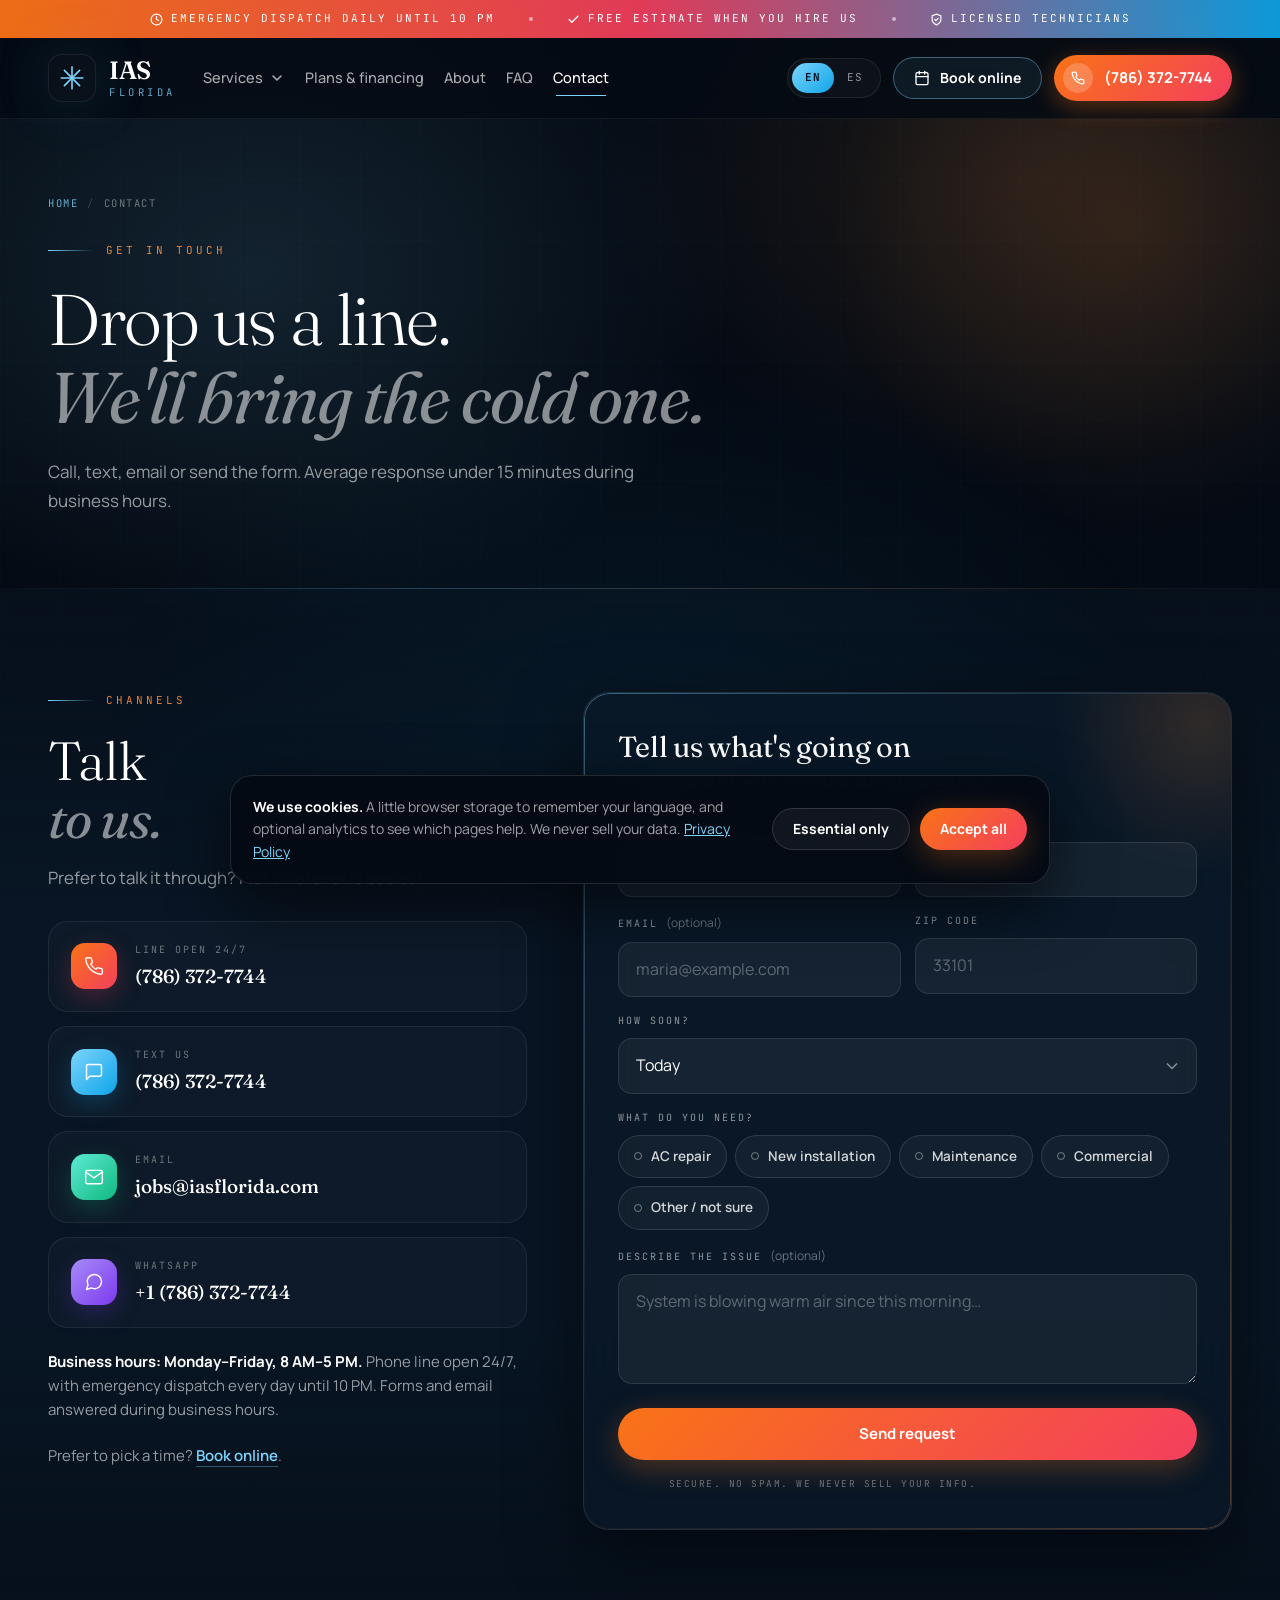
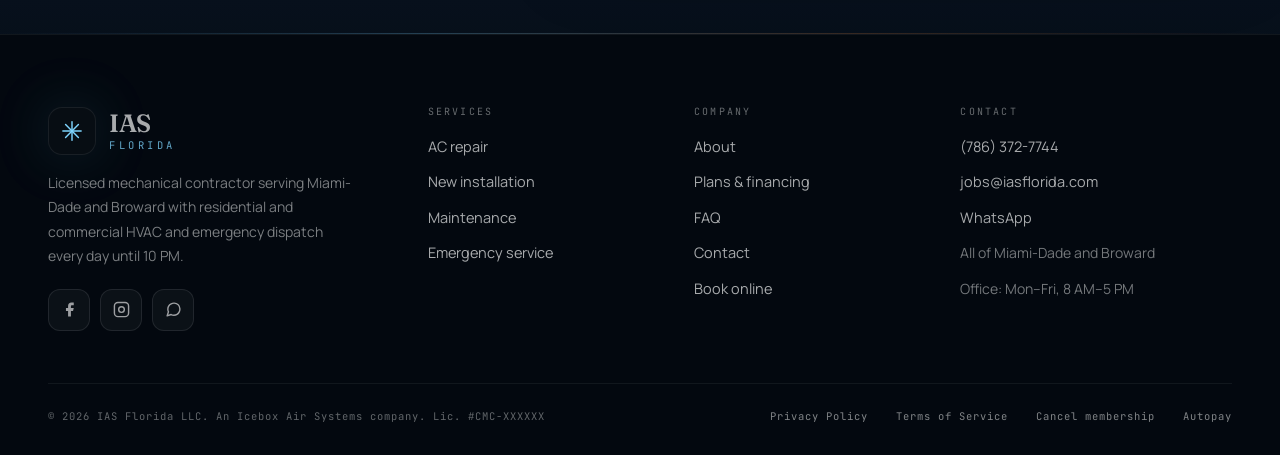
<file: contact.html>
<!DOCTYPE html>
<html lang="en">
<head>
<meta charset="UTF-8">
<meta name="viewport" content="width=device-width, initial-scale=1.0">
<title>Contact IAS Florida | HVAC Service in Miami-Dade &amp; Broward</title>
<meta name="description" content="Call, text, email or WhatsApp IAS Florida, or send a request online. Phone line open 24/7 at (786) 372-7744.">
<link rel="canonical" href="https://iasflorida.com/contact.html">
<meta name="robots" content="index, follow">
<meta name="theme-color" content="#050b14">
<meta property="og:type" content="website">
<meta property="og:site_name" content="IAS Florida">
<meta property="og:url" content="https://iasflorida.com/contact.html">
<meta property="og:title" content="Contact IAS Florida | HVAC Service in Miami-Dade &amp; Broward">
<meta property="og:description" content="Call, text, email or WhatsApp IAS Florida, or send a request online. Phone line open 24/7 at (786) 372-7744.">
<meta property="og:image" content="https://iasflorida.com/og-image.jpg">
<meta name="twitter:card" content="summary_large_image">
<meta name="twitter:image" content="https://iasflorida.com/og-image.jpg">
<link rel="icon" href="favicon.ico" sizes="32x32">
<link rel="icon" href="favicon.svg" type="image/svg+xml">
<link rel="apple-touch-icon" href="apple-touch-icon.png">
<link rel="manifest" href="site.webmanifest">
<link rel="preconnect" href="https://fonts.googleapis.com">
<link rel="preconnect" href="https://fonts.gstatic.com" crossorigin>
<link href="https://fonts.googleapis.com/css2?family=Fraunces:ital,opsz,wght@0,9..144,300;0,9..144,400;0,9..144,500;0,9..144,600;1,9..144,300;1,9..144,400&family=JetBrains+Mono:wght@400;500&family=Manrope:wght@400;500;600;700;800&display=swap" rel="stylesheet">
<link rel="stylesheet" href="styles.css">
<script>document.documentElement.classList.add('js')</script>
</head>
<body>
<div class="aurora" aria-hidden="true"></div>
<div class="grid-pattern" aria-hidden="true"></div>
<div class="snow" aria-hidden="true"></div>
<a class="skip" href="#main" data-i18n="a11y.skip">Skip to content</a>
<div class="topbar">
  <span><svg width="13" height="13" viewBox="0 0 24 24" fill="none" stroke="currentColor" stroke-width="2.2" stroke-linecap="round" stroke-linejoin="round" aria-hidden="true"><circle cx="12" cy="12" r="10"/><polyline points="12 6 12 12 16 14"/></svg><span data-i18n="top.1">Emergency dispatch daily until 10 PM</span></span><i></i>
  <span><svg width="13" height="13" viewBox="0 0 24 24" fill="none" stroke="currentColor" stroke-width="2.4" stroke-linecap="round" stroke-linejoin="round" aria-hidden="true"><polyline points="20 6 9 17 4 12"/></svg><span data-i18n="top.2">Free estimate when you hire us</span></span><i></i>
  <span><svg width="13" height="13" viewBox="0 0 24 24" fill="none" stroke="currentColor" stroke-width="2.2" stroke-linecap="round" stroke-linejoin="round" aria-hidden="true"><path d="M12 22s8-4 8-10V5l-8-3-8 3v7c0 6 8 10 8 10z"/><polyline points="9 12 11 14 15 10"/></svg><span data-i18n="top.3">Licensed Technicians</span></span>
</div>
<header class="site-header" id="siteHeader">
  <div class="wrap header-inner">
    <a href="index.html" class="logo" aria-label="IAS Florida, home">
      <span class="logo-mark"><svg width="26" height="26" viewBox="0 0 24 24" fill="none" stroke="#7dd3fc" stroke-width="1.5" stroke-linecap="round" stroke-linejoin="round" aria-hidden="true"><line x1="12" y1="2" x2="12" y2="22"/><line x1="2" y1="12" x2="22" y2="12"/><line x1="5" y1="5" x2="19" y2="19"/><line x1="5" y1="19" x2="19" y2="5"/></svg></span>
      <span class="logo-name"><b>IAS</b><small>FLORIDA</small></span>
    </a>
    <nav class="main-nav" aria-label="Main">
      <div class="nav-drop">
        <button type="button" aria-expanded="false" aria-controls="svcMenu"><span data-i18n="nav.services">Services</span><svg width="16" height="16" viewBox="0 0 24 24" fill="none" stroke="currentColor" stroke-width="2.4" stroke-linecap="round" stroke-linejoin="round" aria-hidden="true"><polyline points="6 9 12 15 18 9"/></svg></button>
        <div class="drop-menu" id="svcMenu">
          <a href="ac-repair.html"><span class="tile t-ice"><svg width="18" height="18" viewBox="0 0 24 24" fill="none" stroke="currentColor" stroke-width="2" stroke-linecap="round" stroke-linejoin="round" aria-hidden="true"><path d="M14.7 6.3a1 1 0 0 0 0 1.4l1.6 1.6a1 1 0 0 0 1.4 0l3.77-3.77a6 6 0 0 1-7.94 7.94l-6.91 6.91a2.12 2.12 0 0 1-3-3l6.91-6.91a6 6 0 0 1 7.94-7.94l-3.76 3.76z"/></svg></span><span><b data-i18n="svc.repair.t">AC repair</b><span class="s" data-i18n="svc.repair.s">Same-day diagnosis and repair</span></span></a>
          <a href="ac-installation.html"><span class="tile t-indigo"><svg width="18" height="18" viewBox="0 0 24 24" fill="none" stroke="currentColor" stroke-width="2" stroke-linecap="round" stroke-linejoin="round" aria-hidden="true"><rect x="2" y="4" width="20" height="16" rx="2"/><circle cx="9" cy="12" r="4"/><line x1="9" y1="8" x2="9" y2="16"/><line x1="5" y1="12" x2="13" y2="12"/><line x1="16" y1="9" x2="19" y2="9"/><line x1="16" y1="12" x2="19" y2="12"/><line x1="16" y1="15" x2="19" y2="15"/></svg></span><span><b data-i18n="svc.install.t">New installation</b><span class="s" data-i18n="svc.install.s">Replacements and new systems, sized right</span></span></a>
          <a href="ac-maintenance.html"><span class="tile t-mint"><svg width="18" height="18" viewBox="0 0 24 24" fill="none" stroke="currentColor" stroke-width="2" stroke-linecap="round" stroke-linejoin="round" aria-hidden="true"><path d="M12 14l4-4"/><path d="M3.34 19a10 10 0 1 1 17.32 0"/></svg></span><span><b data-i18n="svc.maint.t">Maintenance</b><span class="s" data-i18n="svc.maint.s">Tune-ups twice a year</span></span></a>
          <a href="emergency-hvac.html"><span class="tile t-hot"><svg width="18" height="18" viewBox="0 0 24 24" fill="none" stroke="currentColor" stroke-width="2" stroke-linecap="round" stroke-linejoin="round" aria-hidden="true"><polygon points="13 2 3 14 12 14 11 22 21 10 12 10 13 2"/></svg></span><span><b data-i18n="svc.emerg.t">Emergency service</b><span class="s" data-i18n="svc.emerg.s">Dispatch daily until 10 PM</span></span></a>
        </div>
      </div>
      <a href="plans.html" data-i18n="nav.plans">Plans &amp; financing</a>
      <a href="about.html" data-i18n="nav.about">About</a>
      <a href="faq.html" data-i18n="nav.faq">FAQ</a>
      <a href="contact.html" aria-current="page" data-i18n="nav.contact">Contact</a>
    </nav>
    <div class="header-actions">
      <div class="lang" role="group" aria-label="Language / Idioma"><button type="button" data-lang="en" aria-pressed="true">EN</button><button type="button" data-lang="es" aria-pressed="false">ES</button></div>
      <a class="btn btn-ghost btn-sm header-book" href="book.html" data-book><svg width="16" height="16" viewBox="0 0 24 24" fill="none" stroke="currentColor" stroke-width="2" stroke-linecap="round" stroke-linejoin="round" aria-hidden="true"><rect x="3" y="4" width="18" height="18" rx="2"/><line x1="16" y1="2" x2="16" y2="6"/><line x1="8" y1="2" x2="8" y2="6"/><line x1="3" y1="10" x2="21" y2="10"/></svg><span data-i18n="btn.book">Book online</span></a>
      <a class="header-phone" href="tel:+17863727744"><span class="ph-ico"><svg width="14" height="14" viewBox="0 0 24 24" fill="none" stroke="currentColor" stroke-width="2.2" stroke-linecap="round" stroke-linejoin="round" aria-hidden="true"><path d="M22 16.92v3a2 2 0 0 1-2.18 2 19.79 19.79 0 0 1-8.63-3.07 19.5 19.5 0 0 1-6-6 19.79 19.79 0 0 1-3.07-8.67A2 2 0 0 1 4.11 2h3a2 2 0 0 1 2 1.72 12.84 12.84 0 0 0 .7 2.81 2 2 0 0 1-.45 2.11L8.09 9.91a16 16 0 0 0 6 6l1.27-1.27a2 2 0 0 1 2.11-.45 12.84 12.84 0 0 0 2.81.7A2 2 0 0 1 22 16.92z"/></svg></span><span class="t"><small data-i18n="nav.calllabel">Line open 24/7</small><b>(786) 372-7744</b></span></a>
      <button type="button" class="nav-toggle" id="navToggle" aria-expanded="false" aria-controls="mobileMenu" aria-label="Menu"><svg width="22" height="22" viewBox="0 0 24 24" fill="none" stroke="currentColor" stroke-width="2" stroke-linecap="round" stroke-linejoin="round" aria-hidden="true"><line x1="3" y1="7" x2="21" y2="7"/><line x1="3" y1="12" x2="21" y2="12"/><line x1="3" y1="17" x2="21" y2="17"/></svg></button>
    </div>
  </div>
  <div class="mobile-menu" id="mobileMenu">
    <a href="index.html" data-i18n="nav.home">Home</a>
    <a class="m-sub" href="ac-repair.html" data-i18n="svc.repair.t">AC repair</a>
    <a class="m-sub" href="ac-installation.html" data-i18n="svc.install.t">New installation</a>
    <a class="m-sub" href="ac-maintenance.html" data-i18n="svc.maint.t">Maintenance</a>
    <a class="m-sub" href="emergency-hvac.html" data-i18n="svc.emerg.t">Emergency service</a>
    <a href="plans.html" data-i18n="nav.plans">Plans &amp; financing</a>
    <a href="about.html" data-i18n="nav.about">About</a>
    <a href="faq.html" data-i18n="nav.faq">FAQ</a>
    <a href="contact.html" data-i18n="nav.contact">Contact</a>
    <div class="btn-row">
      <a class="btn btn-primary" href="tel:+17863727744"><svg width="17" height="17" viewBox="0 0 24 24" fill="none" stroke="currentColor" stroke-width="2" stroke-linecap="round" stroke-linejoin="round" aria-hidden="true"><path d="M22 16.92v3a2 2 0 0 1-2.18 2 19.79 19.79 0 0 1-8.63-3.07 19.5 19.5 0 0 1-6-6 19.79 19.79 0 0 1-3.07-8.67A2 2 0 0 1 4.11 2h3a2 2 0 0 1 2 1.72 12.84 12.84 0 0 0 .7 2.81 2 2 0 0 1-.45 2.11L8.09 9.91a16 16 0 0 0 6 6l1.27-1.27a2 2 0 0 1 2.11-.45 12.84 12.84 0 0 0 2.81.7A2 2 0 0 1 22 16.92z"/></svg><span>(786) 372-7744</span></a>
      <a class="btn btn-ghost" href="book.html" data-book><span data-i18n="btn.book">Book online</span></a>
    </div>
    <div class="lang" role="group" aria-label="Language / Idioma"><button type="button" data-lang="en" aria-pressed="true">EN</button><button type="button" data-lang="es" aria-pressed="false">ES</button></div>
  </div>
</header>
<main id="main">
<section class="page-head">
  <div class="wrap">
    <nav class="crumbs" aria-label="Breadcrumb"><a href="index.html" data-i18n="crumb.home">Home</a><span aria-hidden="true">/</span><span aria-current="page" data-i18n="pg.crumb">Contact</span></nav>
    <div class="reveal"><div class="eyebrow"><span class="line"></span><span class="text" data-i18n="pg.eyebrow">Get in touch</span></div></div>
    <h1 class="reveal" data-i18n-html="pg.h1">Drop us a line.<br><span class="italic">We'll bring the cold one.</span></h1>
    <p class="lede reveal" data-i18n="pg.lede">Call, text, email or send the form. Average response under 15 minutes during business hours.</p>
  </div>
</section>

<section class="band band--alt">
  <div class="wrap contact-grid">
    <div>
      <div class="eyebrow"><span class="line"></span><span class="text" data-i18n="ct.eyebrow">Channels</span></div>
      <h2 data-i18n-html="ct.title">Talk<br><span class="italic">to us.</span></h2>
      <p class="lede mt-s" data-i18n="ct.p">Prefer to talk it through? Pick whatever is easiest.</p>
      <div class="channels">
        <a class="channel reveal" href="tel:+17863727744"><span class="tile t-hot"><svg width="20" height="20" viewBox="0 0 24 24" fill="none" stroke="currentColor" stroke-width="1.7" stroke-linecap="round" stroke-linejoin="round" aria-hidden="true"><path d="M22 16.92v3a2 2 0 0 1-2.18 2 19.79 19.79 0 0 1-8.63-3.07 19.5 19.5 0 0 1-6-6 19.79 19.79 0 0 1-3.07-8.67A2 2 0 0 1 4.11 2h3a2 2 0 0 1 2 1.72 12.84 12.84 0 0 0 .7 2.81 2 2 0 0 1-.45 2.11L8.09 9.91a16 16 0 0 0 6 6l1.27-1.27a2 2 0 0 1 2.11-.45 12.84 12.84 0 0 0 2.81.7A2 2 0 0 1 22 16.92z"/></svg></span><span><small data-i18n="ct.phone">Line open 24/7</small><b>(786) 372-7744</b></span></a>
        <a class="channel reveal" href="sms:+17863727744"><span class="tile t-ice"><svg width="20" height="20" viewBox="0 0 24 24" fill="none" stroke="currentColor" stroke-width="1.7" stroke-linecap="round" stroke-linejoin="round" aria-hidden="true"><path d="M21 15a2 2 0 0 1-2 2H7l-4 4V5a2 2 0 0 1 2-2h14a2 2 0 0 1 2 2z"/></svg></span><span><small data-i18n="ct.text">Text us</small><b>(786) 372-7744</b></span></a>
        <a class="channel reveal" href="mailto:jobs@iasflorida.com"><span class="tile t-mint"><svg width="20" height="20" viewBox="0 0 24 24" fill="none" stroke="currentColor" stroke-width="1.7" stroke-linecap="round" stroke-linejoin="round" aria-hidden="true"><path d="M4 4h16c1.1 0 2 .9 2 2v12c0 1.1-.9 2-2 2H4c-1.1 0-2-.9-2-2V6c0-1.1.9-2 2-2z"/><polyline points="22,6 12,13 2,6"/></svg></span><span><small data-i18n="ct.email">Email</small><b>jobs@iasflorida.com</b></span></a>
        <a class="channel reveal" href="https://wa.me/17863727744" target="_blank" rel="noopener"><span class="tile t-violet"><svg width="20" height="20" viewBox="0 0 24 24" fill="none" stroke="currentColor" stroke-width="1.7" stroke-linecap="round" stroke-linejoin="round" aria-hidden="true"><path d="M21 11.5a8.38 8.38 0 0 1-.9 3.8 8.5 8.5 0 0 1-7.6 4.7 8.38 8.38 0 0 1-3.8-.9L3 21l1.9-5.7a8.38 8.38 0 0 1-.9-3.8 8.5 8.5 0 0 1 4.7-7.6 8.38 8.38 0 0 1 3.8-.9h.5a8.48 8.48 0 0 1 8 8v.5z"/></svg></span><span><small data-i18n="ct.wa">WhatsApp</small><b>+1 (786) 372-7744</b></span></a>
      </div>
      <p class="hours" data-i18n-html="ct.hours"><b>Business hours: Monday–Friday, 8 AM–5 PM.</b> Phone line open 24/7, with emergency dispatch every day until 10 PM. Forms and email answered during business hours.</p>
      <p class="hours" data-i18n-html="ct.book">Prefer to pick a time? <a class="text-link" href="book.html">Book online</a>.</p>
    </div>

    <!-- FORMULARIO. Si pegas el lead form de Housecall Pro en housecall-pro.js,
         aparece aquí en lugar de este formulario. -->
    <div class="card-glass gborder" id="form" data-hcp-lead-slot>
      <div data-hcp-fallback>
    <form id="contactForm" data-formspree action="https://formspree.io/f/xrpzbanw" method="POST" novalidate>
      <div class="form-head">
        <h2 data-i18n="cf.title">Tell us what's going on</h2>
        <p data-i18n="cf.sub">We get back to you within 15 minutes during business hours.</p>
      </div>
      
      <div class="form-alert" role="alert"><svg width="18" height="18" viewBox="0 0 24 24" fill="none" stroke="currentColor" stroke-width="2" stroke-linecap="round" stroke-linejoin="round" aria-hidden="true"><circle cx="12" cy="12" r="10"/><line x1="12" y1="8" x2="12" y2="12"/><line x1="12" y1="16" x2="12" y2="16"/></svg><p></p></div>
      <input type="hidden" name="_subject" value="Nueva solicitud (contacto) - IAS Florida">
      <input type="hidden" name="formulario" value="Contacto - Solicitud completa">
      <input type="text" name="_gotcha" style="display:none" tabindex="-1" autocomplete="off" aria-hidden="true">
      <div class="row-2">
        <div class="field"><label for="contactForm-name" data-i18n="f.name">Name</label><input id="contactForm-name" class="input" type="text" name="name" autocomplete="name" placeholder="Maria Rodriguez" required></div>
        <div class="field"><label for="contactForm-phone" data-i18n="f.phone">Phone</label><input id="contactForm-phone" class="input" type="tel" name="phone" autocomplete="tel" inputmode="tel" placeholder="(786) 555-0123" required></div>
      </div>
      <div class="row-2">
        <div class="field"><label for="contactForm-email"><span data-i18n="f.email">Email</span> <span class="opt" data-i18n="f.opt">(optional)</span></label><input id="contactForm-email" class="input" type="email" name="email" autocomplete="email" placeholder="maria@example.com"></div>
        <div class="field"><label for="contactForm-zip" data-i18n="f.zip">ZIP code</label><input id="contactForm-zip" class="input" type="text" name="zip" inputmode="numeric" autocomplete="postal-code" placeholder="33101" required></div>
      </div>
      <div class="field"><label for="contactForm-urg" data-i18n="f.urgency">How soon?</label>
        <select id="contactForm-urg" class="select" name="urgency">
          <option value="Emergency (now)" data-i18n="f.urg.now">Emergency (now)</option>
          <option value="Today" data-i18n="f.urg.today" selected>Today</option>
          <option value="This week" data-i18n="f.urg.week">This week</option>
          <option value="Just planning" data-i18n="f.urg.plan">Just planning</option>
        </select>
      </div>
      <fieldset class="field" style="border:0"><legend class="label" data-i18n="f.service">What do you need?</legend><div class="chips"><label class="chip"><input type="checkbox" name="service" value="repair"><span data-i18n="f.svc.repair">AC repair</span></label><label class="chip"><input type="checkbox" name="service" value="install"><span data-i18n="f.svc.install">New installation</span></label><label class="chip"><input type="checkbox" name="service" value="maintenance"><span data-i18n="f.svc.maint">Maintenance</span></label><label class="chip"><input type="checkbox" name="service" value="commercial"><span data-i18n="f.svc.comm">Commercial</span></label><label class="chip"><input type="checkbox" name="service" value="other"><span data-i18n="f.svc.other">Other / not sure</span></label></div></fieldset>
      <div class="field"><label for="contactForm-notes"><span data-i18n="f.notes">Describe the issue</span> <span class="opt" data-i18n="f.opt">(optional)</span></label><textarea id="contactForm-notes" class="textarea" name="notes" data-i18n-ph="f.notes.ph" placeholder="System is blowing warm air since this morning…"></textarea></div>
      <button type="submit" class="btn btn-primary btn-block"><span data-i18n="f.send">Send request</span></button>
      <p class="form-meta" data-i18n="f.meta">Secure. No spam. We never sell your info.</p>
    </form>
    <div class="form-success" role="status">
      <div class="ok"><svg width="26" height="26" viewBox="0 0 24 24" fill="none" stroke="currentColor" stroke-width="2.6" stroke-linecap="round" stroke-linejoin="round" aria-hidden="true"><polyline points="20 6 9 17 4 12"/></svg></div>
      <h3 data-i18n="f.ok.title">Request received</h3>
      <p data-i18n="f.ok.p">A dispatcher will reach out shortly. Keep your phone close.</p>
    </div>
      </div>
      <div class="hcp-embed" data-hcp-lead-target></div>
    </div>
  </div>
</section>
</main>

<footer class="site-footer">
  <div class="wrap">
    <div class="footer-grid">
      <div class="footer-about">
        <a href="index.html" class="logo" aria-label="IAS Florida, home">
          <span class="logo-mark"><svg width="22" height="22" viewBox="0 0 24 24" fill="none" stroke="#7dd3fc" stroke-width="1.6" stroke-linecap="round" stroke-linejoin="round" aria-hidden="true"><line x1="12" y1="2" x2="12" y2="22"/><line x1="2" y1="12" x2="22" y2="12"/><line x1="5" y1="5" x2="19" y2="19"/><line x1="5" y1="19" x2="19" y2="5"/></svg></span>
          <span class="logo-name"><b>IAS</b><small>FLORIDA</small></span>
        </a>
        <p data-i18n="footer.blurb">Licensed mechanical contractor serving Miami-Dade and Broward with residential and commercial HVAC and emergency dispatch every day until 10 PM.</p>
        <!-- Perfiles sociales. Borra los que no uses: un enlace roto resta confianza.
             GOOGLE BUSINESS: cuando tu ficha esté verificada, agrega aquí otro <a> con su enlace de Maps. -->
        <div class="social">
          <a href="https://www.facebook.com/profile.php?id=61593211452054" target="_blank" rel="noopener" aria-label="Facebook"><svg width="17" height="17" viewBox="0 0 24 24" fill="currentColor" aria-hidden="true"><path d="M18 2h-3a5 5 0 0 0-5 5v3H7v4h3v8h4v-8h3l1-4h-4V7a1 1 0 0 1 1-1h3z"/></svg></a>
          <a href="https://www.instagram.com/iasflorida" target="_blank" rel="noopener" aria-label="Instagram"><svg width="17" height="17" viewBox="0 0 24 24" fill="none" stroke="currentColor" stroke-width="2" aria-hidden="true"><rect x="2" y="2" width="20" height="20" rx="5"/><circle cx="12" cy="12" r="4"/><line x1="17.5" y1="6.5" x2="17.5" y2="6.5"/></svg></a>
          <a href="https://wa.me/17863727744" target="_blank" rel="noopener" aria-label="WhatsApp"><svg width="17" height="17" viewBox="0 0 24 24" fill="none" stroke="currentColor" stroke-width="2" stroke-linecap="round" stroke-linejoin="round" aria-hidden="true"><path d="M21 11.5a8.38 8.38 0 0 1-.9 3.8 8.5 8.5 0 0 1-7.6 4.7 8.38 8.38 0 0 1-3.8-.9L3 21l1.9-5.7a8.38 8.38 0 0 1-.9-3.8 8.5 8.5 0 0 1 4.7-7.6 8.38 8.38 0 0 1 3.8-.9h.5a8.48 8.48 0 0 1 8 8v.5z"/></svg></a>
        </div>
      </div>
      <div>
        <h2 data-i18n="footer.services">Services</h2>
        <ul>
          <li><a href="ac-repair.html" data-i18n="svc.repair.t">AC repair</a></li>
          <li><a href="ac-installation.html" data-i18n="svc.install.t">New installation</a></li>
          <li><a href="ac-maintenance.html" data-i18n="svc.maint.t">Maintenance</a></li>
          <li><a href="emergency-hvac.html" data-i18n="svc.emerg.t">Emergency service</a></li>
        </ul>
      </div>
      <div>
        <h2 data-i18n="footer.company">Company</h2>
        <ul>
          <li><a href="about.html" data-i18n="nav.about">About</a></li>
          <li><a href="plans.html" data-i18n="nav.plans">Plans &amp; financing</a></li>
          <li><a href="faq.html" data-i18n="nav.faq">FAQ</a></li>
          <li><a href="contact.html" data-i18n="nav.contact">Contact</a></li>
          <li><a href="book.html" data-book data-i18n="btn.book">Book online</a></li>
        </ul>
      </div>
      <div>
        <h2 data-i18n="footer.contact">Contact</h2>
        <ul>
          <li><a href="tel:+17863727744">(786) 372-7744</a></li>
          <li><a href="mailto:jobs@iasflorida.com">jobs@iasflorida.com</a></li>
          <li><a href="https://wa.me/17863727744" target="_blank" rel="noopener">WhatsApp</a></li>
          <li><span style="color:rgba(255,255,255,.45);font-size:14px" data-i18n="footer.area">All of Miami-Dade and Broward</span></li>
          <li><span style="color:rgba(255,255,255,.45);font-size:14px" data-i18n="footer.hours">Office: Mon–Fri, 8 AM–5 PM</span></li>
        </ul>
      </div>
    </div>
    <div class="footer-base">
      <!-- ⚠️ REEMPLAZAR: número de licencia real (CMC-XXXXXX) -->
      <span>&copy; 2026 IAS Florida LLC. <span data-i18n="footer.parent">An Icebox Air Systems company</span>. Lic. #CMC-XXXXXX</span>
      <span><a href="privacy.html" data-i18n="footer.privacy">Privacy Policy</a> &nbsp;&nbsp; <a href="terms.html" data-i18n="footer.terms">Terms of Service</a> &nbsp;&nbsp; <a href="cancel.html" data-i18n="footer.cancel">Cancel membership</a> &nbsp;&nbsp; <a href="autopay.html" data-i18n="footer.autopay">Autopay</a></span>
    </div>
  </div>
</footer>

<div class="mobile-bar">
  <a class="btn btn-primary" href="tel:+17863727744"><svg width="17" height="17" viewBox="0 0 24 24" fill="none" stroke="currentColor" stroke-width="2" stroke-linecap="round" stroke-linejoin="round" aria-hidden="true"><path d="M22 16.92v3a2 2 0 0 1-2.18 2 19.79 19.79 0 0 1-8.63-3.07 19.5 19.5 0 0 1-6-6 19.79 19.79 0 0 1-3.07-8.67A2 2 0 0 1 4.11 2h3a2 2 0 0 1 2 1.72 12.84 12.84 0 0 0 .7 2.81 2 2 0 0 1-.45 2.11L8.09 9.91a16 16 0 0 0 6 6l1.27-1.27a2 2 0 0 1 2.11-.45 12.84 12.84 0 0 0 2.81.7A2 2 0 0 1 22 16.92z"/></svg><span data-i18n="mb.call">Call now</span></a>
  <a class="btn btn-ghost" href="book.html" data-book><svg width="17" height="17" viewBox="0 0 24 24" fill="none" stroke="currentColor" stroke-width="2" stroke-linecap="round" stroke-linejoin="round" aria-hidden="true"><rect x="3" y="4" width="18" height="18" rx="2"/><line x1="16" y1="2" x2="16" y2="6"/><line x1="8" y1="2" x2="8" y2="6"/><line x1="3" y1="10" x2="21" y2="10"/></svg><span data-i18n="mb.book">Book online</span></a>
</div>

<div class="cookie-bar" id="cookieBar" role="region" aria-label="Cookies">
  <p data-i18n-html="cookie.body"><b>We use cookies.</b> A little browser storage to remember your language, and optional analytics to see which pages help. We never sell your data. <a href="privacy.html">Privacy Policy</a></p>
  <div class="cookie-actions">
    <button type="button" class="btn btn-sm btn-ghost" id="cookieDecline" data-i18n="cookie.decline">Essential only</button>
    <button type="button" class="btn btn-sm btn-primary" id="cookieAccept" data-i18n="cookie.accept">Accept all</button>
  </div>
</div>

<div class="modal" id="thanksModal" role="dialog" aria-modal="true" aria-labelledby="thanksTitle">
  <div class="modal-box">
    <div class="ok"><svg width="28" height="28" viewBox="0 0 24 24" fill="none" stroke="currentColor" stroke-width="2.6" stroke-linecap="round" stroke-linejoin="round" aria-hidden="true"><polyline points="20 6 9 17 4 12"/></svg></div>
    <h2 id="thanksTitle" data-i18n="modal.title">Thank you for trusting IAS Florida</h2>
    <p data-i18n="modal.p">We received your request. A dispatcher will call you back shortly; during business hours, usually within 15 minutes.</p>
    <button type="button" class="btn btn-primary" id="thanksBtn" data-i18n="modal.btn">Perfect, thanks</button>
    <span class="modal-tel" data-i18n-html="modal.tel">Urgent? Call <a href="tel:+17863727744">(786) 372-7744</a>. We dispatch emergencies every day until 10 PM.</span>
  </div>
</div>

<script>
/* Textos en español de esta página */
window.PAGE_ES = {
 "pg.crumb": "Contacto",
 "pg.eyebrow": "Contáctanos",
 "pg.h1": "Escríbenos.<br><span class=\"italic\">Llevamos el aire frío.</span>",
 "pg.lede": "Llama, escribe, manda un correo o el formulario. Respuesta promedio en menos de 15 minutos en horario laboral.",
 "ct.eyebrow": "Canales",
 "ct.title": "Habla<br><span class=\"italic\">con nosotros.</span>",
 "ct.p": "¿Prefieres hablarlo? Escoge la forma que te quede mejor.",
 "ct.phone": "Línea abierta 24/7",
 "ct.text": "Mensaje de texto",
 "ct.email": "Correo",
 "ct.wa": "WhatsApp",
 "ct.hours": "<b>Horario: lunes a viernes, 8 AM–5 PM.</b> Línea abierta 24/7 y despacho de emergencias todos los días hasta las 10 PM. Formularios y correos se responden en horario laboral.",
 "ct.book": "¿Prefieres elegir un horario? <a class=\"text-link\" href=\"book.html\">Agenda en línea</a>.",
 "cf.title": "Cuéntanos qué pasa",
 "cf.sub": "Te contactamos en menos de 15 minutos en horario laboral.",
 "f.send": "Enviar solicitud"
};
</script>
<script src="site.js" defer></script>
<!-- Housecall Pro: todo se conecta desde housecall-pro.js -->
<script src="housecall-pro.js" defer></script>
</body>
</html>
</file>
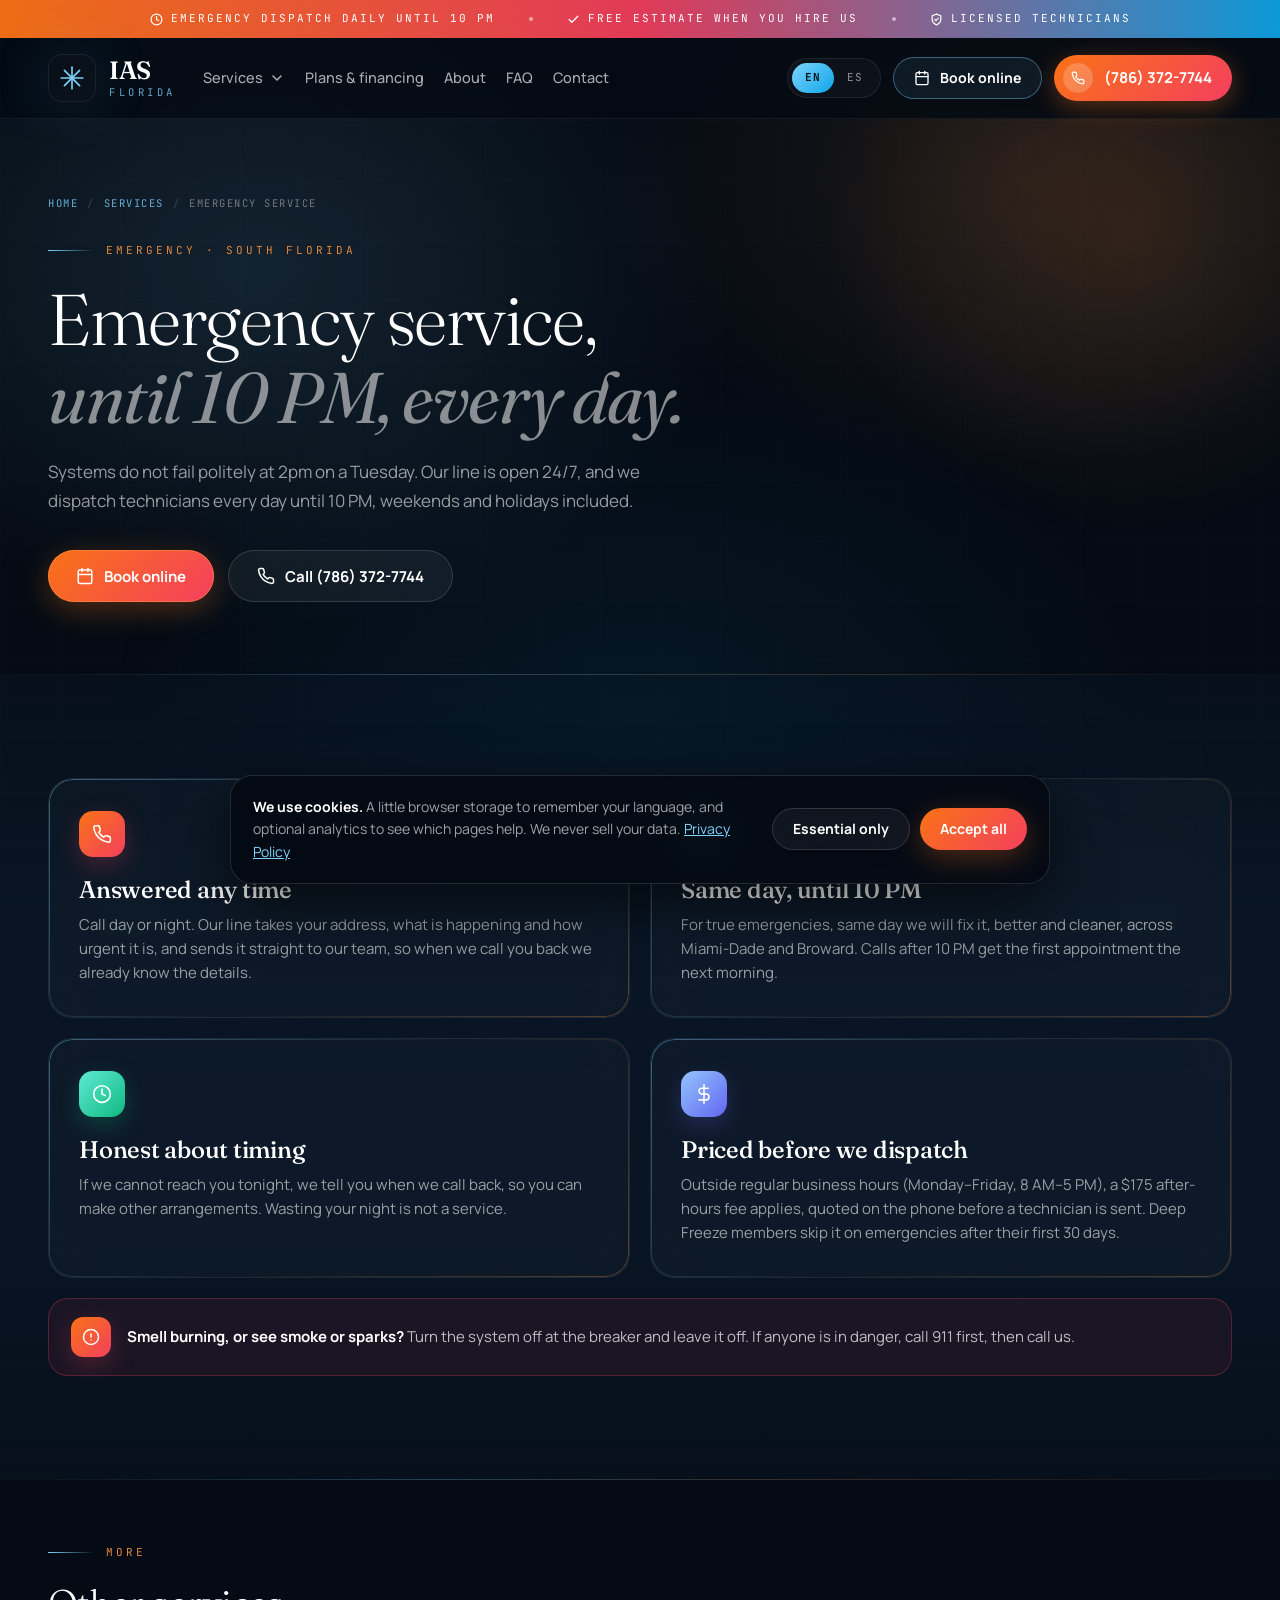
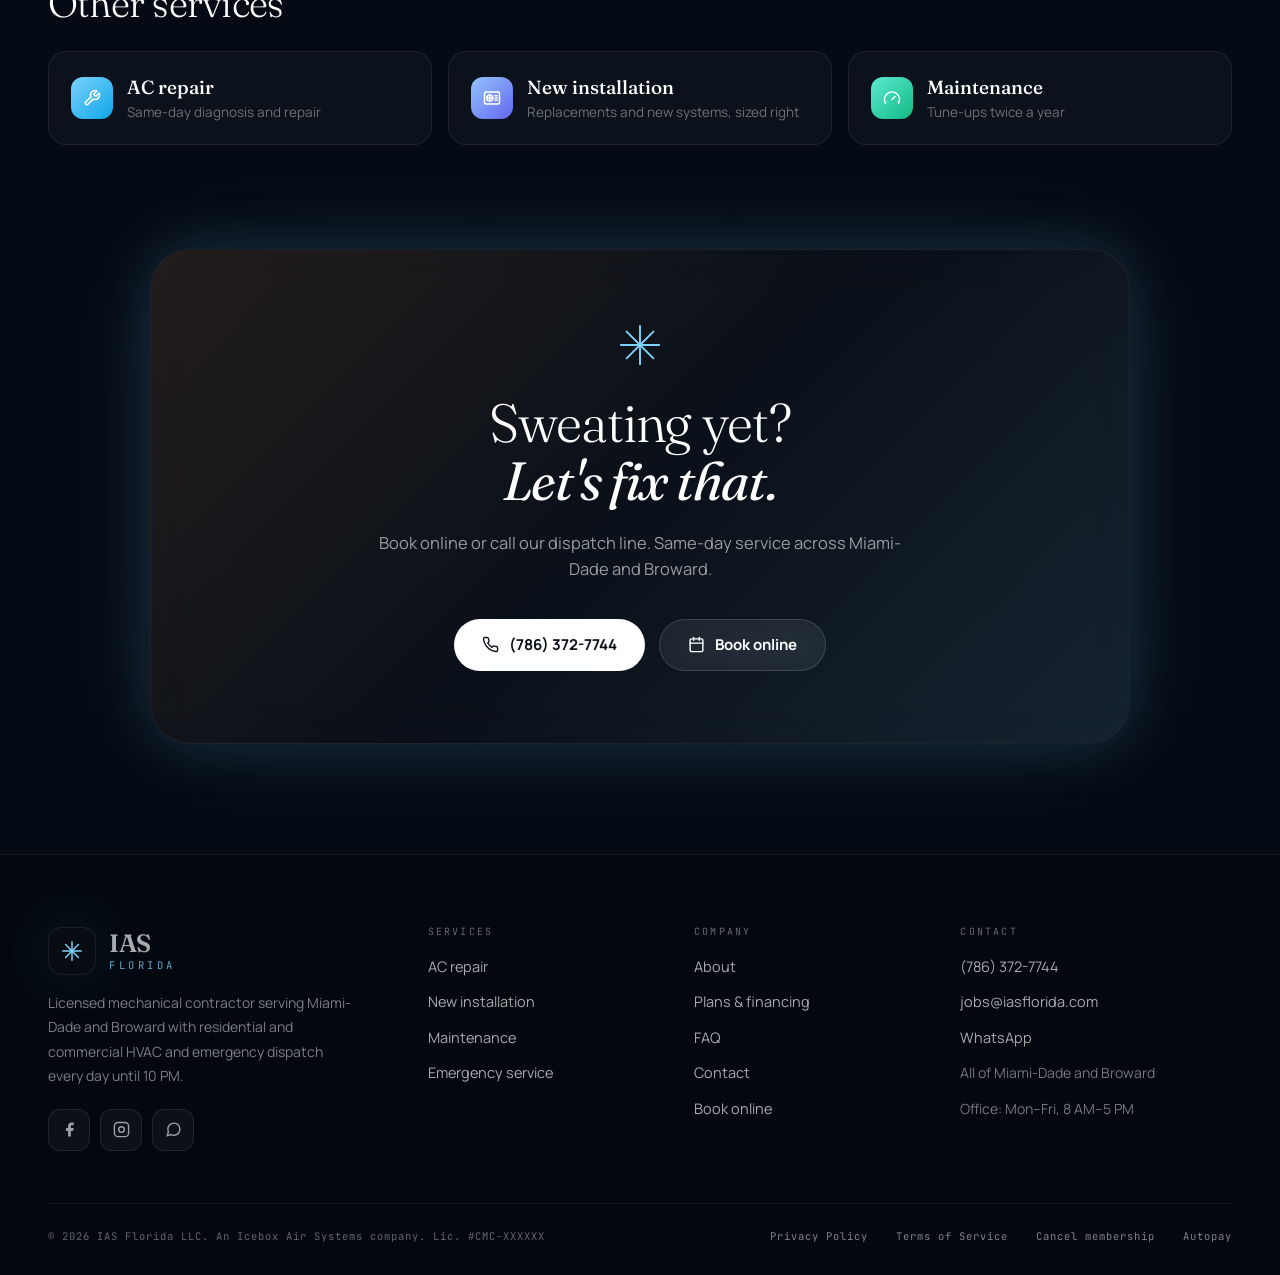
<file: emergency-hvac.html>
<!DOCTYPE html>
<html lang="en">
<head>
<meta charset="UTF-8">
<meta name="viewport" content="width=device-width, initial-scale=1.0">
<title>Emergency HVAC Service in Miami &amp; Broward | IAS Florida</title>
<meta name="description" content="Emergency HVAC and AC repair across Miami-Dade and Broward, dispatched every day until 10 PM. Our line is open 24/7: call (786) 372-7744.">
<link rel="canonical" href="https://iasflorida.com/emergency-hvac.html">
<meta name="robots" content="index, follow">
<meta name="theme-color" content="#050b14">
<meta property="og:type" content="website">
<meta property="og:site_name" content="IAS Florida">
<meta property="og:url" content="https://iasflorida.com/emergency-hvac.html">
<meta property="og:title" content="Emergency HVAC Service in Miami &amp; Broward | IAS Florida">
<meta property="og:description" content="Emergency HVAC and AC repair across Miami-Dade and Broward, dispatched every day until 10 PM. Our line is open 24/7: call (786) 372-7744.">
<meta property="og:image" content="https://iasflorida.com/og-image.jpg">
<meta name="twitter:card" content="summary_large_image">
<meta name="twitter:image" content="https://iasflorida.com/og-image.jpg">
<link rel="icon" href="favicon.ico" sizes="32x32">
<link rel="icon" href="favicon.svg" type="image/svg+xml">
<link rel="apple-touch-icon" href="apple-touch-icon.png">
<link rel="manifest" href="site.webmanifest">
<link rel="preconnect" href="https://fonts.googleapis.com">
<link rel="preconnect" href="https://fonts.gstatic.com" crossorigin>
<link href="https://fonts.googleapis.com/css2?family=Fraunces:ital,opsz,wght@0,9..144,300;0,9..144,400;0,9..144,500;0,9..144,600;1,9..144,300;1,9..144,400&family=JetBrains+Mono:wght@400;500&family=Manrope:wght@400;500;600;700;800&display=swap" rel="stylesheet">
<link rel="stylesheet" href="styles.css">
<script>document.documentElement.classList.add('js')</script>
<script type="application/ld+json">
{
 "@context": "https://schema.org",
 "@type": "Service",
 "serviceType": "Emergency HVAC Service",
 "provider": {
  "@type": "HVACBusiness",
  "name": "IAS Florida",
  "telephone": "+1-786-372-7744",
  "url": "https://iasflorida.com/"
 },
 "areaServed": [
  {
   "@type": "AdministrativeArea",
   "name": "Miami-Dade County, Florida"
  },
  {
   "@type": "AdministrativeArea",
   "name": "Broward County, Florida"
  }
 ],
 "description": "Emergency HVAC and AC repair across Miami-Dade and Broward, dispatched every day until 10 PM. Our line is open 24/7: call (786) 372-7744."
}
</script>
<script type="application/ld+json">
{
 "@context": "https://schema.org",
 "@type": "BreadcrumbList",
 "itemListElement": [
  {
   "@type": "ListItem",
   "position": 1,
   "name": "Home",
   "item": "https://iasflorida.com/"
  },
  {
   "@type": "ListItem",
   "position": 2,
   "name": "Services",
   "item": "https://iasflorida.com/#services"
  },
  {
   "@type": "ListItem",
   "position": 3,
   "name": "Emergency HVAC Service",
   "item": "https://iasflorida.com/emergency-hvac.html"
  }
 ]
}
</script>
</head>
<body>
<div class="aurora" aria-hidden="true"></div>
<div class="grid-pattern" aria-hidden="true"></div>
<div class="snow" aria-hidden="true"></div>
<a class="skip" href="#main" data-i18n="a11y.skip">Skip to content</a>
<div class="topbar">
  <span><svg width="13" height="13" viewBox="0 0 24 24" fill="none" stroke="currentColor" stroke-width="2.2" stroke-linecap="round" stroke-linejoin="round" aria-hidden="true"><circle cx="12" cy="12" r="10"/><polyline points="12 6 12 12 16 14"/></svg><span data-i18n="top.1">Emergency dispatch daily until 10 PM</span></span><i></i>
  <span><svg width="13" height="13" viewBox="0 0 24 24" fill="none" stroke="currentColor" stroke-width="2.4" stroke-linecap="round" stroke-linejoin="round" aria-hidden="true"><polyline points="20 6 9 17 4 12"/></svg><span data-i18n="top.2">Free estimate when you hire us</span></span><i></i>
  <span><svg width="13" height="13" viewBox="0 0 24 24" fill="none" stroke="currentColor" stroke-width="2.2" stroke-linecap="round" stroke-linejoin="round" aria-hidden="true"><path d="M12 22s8-4 8-10V5l-8-3-8 3v7c0 6 8 10 8 10z"/><polyline points="9 12 11 14 15 10"/></svg><span data-i18n="top.3">Licensed Technicians</span></span>
</div>
<header class="site-header" id="siteHeader">
  <div class="wrap header-inner">
    <a href="index.html" class="logo" aria-label="IAS Florida, home">
      <span class="logo-mark"><svg width="26" height="26" viewBox="0 0 24 24" fill="none" stroke="#7dd3fc" stroke-width="1.5" stroke-linecap="round" stroke-linejoin="round" aria-hidden="true"><line x1="12" y1="2" x2="12" y2="22"/><line x1="2" y1="12" x2="22" y2="12"/><line x1="5" y1="5" x2="19" y2="19"/><line x1="5" y1="19" x2="19" y2="5"/></svg></span>
      <span class="logo-name"><b>IAS</b><small>FLORIDA</small></span>
    </a>
    <nav class="main-nav" aria-label="Main">
      <div class="nav-drop">
        <button type="button" aria-expanded="false" aria-controls="svcMenu"><span data-i18n="nav.services">Services</span><svg width="16" height="16" viewBox="0 0 24 24" fill="none" stroke="currentColor" stroke-width="2.4" stroke-linecap="round" stroke-linejoin="round" aria-hidden="true"><polyline points="6 9 12 15 18 9"/></svg></button>
        <div class="drop-menu" id="svcMenu">
          <a href="ac-repair.html"><span class="tile t-ice"><svg width="18" height="18" viewBox="0 0 24 24" fill="none" stroke="currentColor" stroke-width="2" stroke-linecap="round" stroke-linejoin="round" aria-hidden="true"><path d="M14.7 6.3a1 1 0 0 0 0 1.4l1.6 1.6a1 1 0 0 0 1.4 0l3.77-3.77a6 6 0 0 1-7.94 7.94l-6.91 6.91a2.12 2.12 0 0 1-3-3l6.91-6.91a6 6 0 0 1 7.94-7.94l-3.76 3.76z"/></svg></span><span><b data-i18n="svc.repair.t">AC repair</b><span class="s" data-i18n="svc.repair.s">Same-day diagnosis and repair</span></span></a>
          <a href="ac-installation.html"><span class="tile t-indigo"><svg width="18" height="18" viewBox="0 0 24 24" fill="none" stroke="currentColor" stroke-width="2" stroke-linecap="round" stroke-linejoin="round" aria-hidden="true"><rect x="2" y="4" width="20" height="16" rx="2"/><circle cx="9" cy="12" r="4"/><line x1="9" y1="8" x2="9" y2="16"/><line x1="5" y1="12" x2="13" y2="12"/><line x1="16" y1="9" x2="19" y2="9"/><line x1="16" y1="12" x2="19" y2="12"/><line x1="16" y1="15" x2="19" y2="15"/></svg></span><span><b data-i18n="svc.install.t">New installation</b><span class="s" data-i18n="svc.install.s">Replacements and new systems, sized right</span></span></a>
          <a href="ac-maintenance.html"><span class="tile t-mint"><svg width="18" height="18" viewBox="0 0 24 24" fill="none" stroke="currentColor" stroke-width="2" stroke-linecap="round" stroke-linejoin="round" aria-hidden="true"><path d="M12 14l4-4"/><path d="M3.34 19a10 10 0 1 1 17.32 0"/></svg></span><span><b data-i18n="svc.maint.t">Maintenance</b><span class="s" data-i18n="svc.maint.s">Tune-ups twice a year</span></span></a>
          <a href="emergency-hvac.html" aria-current="page"><span class="tile t-hot"><svg width="18" height="18" viewBox="0 0 24 24" fill="none" stroke="currentColor" stroke-width="2" stroke-linecap="round" stroke-linejoin="round" aria-hidden="true"><polygon points="13 2 3 14 12 14 11 22 21 10 12 10 13 2"/></svg></span><span><b data-i18n="svc.emerg.t">Emergency service</b><span class="s" data-i18n="svc.emerg.s">Dispatch daily until 10 PM</span></span></a>
        </div>
      </div>
      <a href="plans.html" data-i18n="nav.plans">Plans &amp; financing</a>
      <a href="about.html" data-i18n="nav.about">About</a>
      <a href="faq.html" data-i18n="nav.faq">FAQ</a>
      <a href="contact.html" data-i18n="nav.contact">Contact</a>
    </nav>
    <div class="header-actions">
      <div class="lang" role="group" aria-label="Language / Idioma"><button type="button" data-lang="en" aria-pressed="true">EN</button><button type="button" data-lang="es" aria-pressed="false">ES</button></div>
      <a class="btn btn-ghost btn-sm header-book" href="book.html" data-book><svg width="16" height="16" viewBox="0 0 24 24" fill="none" stroke="currentColor" stroke-width="2" stroke-linecap="round" stroke-linejoin="round" aria-hidden="true"><rect x="3" y="4" width="18" height="18" rx="2"/><line x1="16" y1="2" x2="16" y2="6"/><line x1="8" y1="2" x2="8" y2="6"/><line x1="3" y1="10" x2="21" y2="10"/></svg><span data-i18n="btn.book">Book online</span></a>
      <a class="header-phone" href="tel:+17863727744"><span class="ph-ico"><svg width="14" height="14" viewBox="0 0 24 24" fill="none" stroke="currentColor" stroke-width="2.2" stroke-linecap="round" stroke-linejoin="round" aria-hidden="true"><path d="M22 16.92v3a2 2 0 0 1-2.18 2 19.79 19.79 0 0 1-8.63-3.07 19.5 19.5 0 0 1-6-6 19.79 19.79 0 0 1-3.07-8.67A2 2 0 0 1 4.11 2h3a2 2 0 0 1 2 1.72 12.84 12.84 0 0 0 .7 2.81 2 2 0 0 1-.45 2.11L8.09 9.91a16 16 0 0 0 6 6l1.27-1.27a2 2 0 0 1 2.11-.45 12.84 12.84 0 0 0 2.81.7A2 2 0 0 1 22 16.92z"/></svg></span><span class="t"><small data-i18n="nav.calllabel">Line open 24/7</small><b>(786) 372-7744</b></span></a>
      <button type="button" class="nav-toggle" id="navToggle" aria-expanded="false" aria-controls="mobileMenu" aria-label="Menu"><svg width="22" height="22" viewBox="0 0 24 24" fill="none" stroke="currentColor" stroke-width="2" stroke-linecap="round" stroke-linejoin="round" aria-hidden="true"><line x1="3" y1="7" x2="21" y2="7"/><line x1="3" y1="12" x2="21" y2="12"/><line x1="3" y1="17" x2="21" y2="17"/></svg></button>
    </div>
  </div>
  <div class="mobile-menu" id="mobileMenu">
    <a href="index.html" data-i18n="nav.home">Home</a>
    <a class="m-sub" href="ac-repair.html" data-i18n="svc.repair.t">AC repair</a>
    <a class="m-sub" href="ac-installation.html" data-i18n="svc.install.t">New installation</a>
    <a class="m-sub" href="ac-maintenance.html" data-i18n="svc.maint.t">Maintenance</a>
    <a class="m-sub" href="emergency-hvac.html" data-i18n="svc.emerg.t">Emergency service</a>
    <a href="plans.html" data-i18n="nav.plans">Plans &amp; financing</a>
    <a href="about.html" data-i18n="nav.about">About</a>
    <a href="faq.html" data-i18n="nav.faq">FAQ</a>
    <a href="contact.html" data-i18n="nav.contact">Contact</a>
    <div class="btn-row">
      <a class="btn btn-primary" href="tel:+17863727744"><svg width="17" height="17" viewBox="0 0 24 24" fill="none" stroke="currentColor" stroke-width="2" stroke-linecap="round" stroke-linejoin="round" aria-hidden="true"><path d="M22 16.92v3a2 2 0 0 1-2.18 2 19.79 19.79 0 0 1-8.63-3.07 19.5 19.5 0 0 1-6-6 19.79 19.79 0 0 1-3.07-8.67A2 2 0 0 1 4.11 2h3a2 2 0 0 1 2 1.72 12.84 12.84 0 0 0 .7 2.81 2 2 0 0 1-.45 2.11L8.09 9.91a16 16 0 0 0 6 6l1.27-1.27a2 2 0 0 1 2.11-.45 12.84 12.84 0 0 0 2.81.7A2 2 0 0 1 22 16.92z"/></svg><span>(786) 372-7744</span></a>
      <a class="btn btn-ghost" href="book.html" data-book><span data-i18n="btn.book">Book online</span></a>
    </div>
    <div class="lang" role="group" aria-label="Language / Idioma"><button type="button" data-lang="en" aria-pressed="true">EN</button><button type="button" data-lang="es" aria-pressed="false">ES</button></div>
  </div>
</header>
<main id="main">
<section class="page-head">
  <div class="wrap">
    <nav class="crumbs" aria-label="Breadcrumb"><a href="index.html" data-i18n="crumb.home">Home</a><span aria-hidden="true">/</span><a href="index.html#services" data-i18n="crumb.services">Services</a><span aria-hidden="true">/</span><span aria-current="page" data-i18n="svc.emerg.t">Emergency service</span></nav>
    <div class="reveal"><div class="eyebrow"><span class="line"></span><span class="text" data-i18n="pg.eyebrow">Emergency · South Florida</span></div></div>
    <h1 class="reveal" data-i18n-html="pg.h1">Emergency service,<br><span class="italic">until 10 PM, every day.</span></h1>
    <p class="lede reveal" data-i18n="pg.lede">Systems do not fail politely at 2pm on a Tuesday. Our line is open 24/7, and we dispatch technicians every day until 10 PM, weekends and holidays included.</p>
    <div class="btn-row reveal"><a class="btn btn-primary btn-pulse" href="book.html" data-book><svg width="18" height="18" viewBox="0 0 24 24" fill="none" stroke="currentColor" stroke-width="2" stroke-linecap="round" stroke-linejoin="round" aria-hidden="true"><rect x="3" y="4" width="18" height="18" rx="2"/><line x1="16" y1="2" x2="16" y2="6"/><line x1="8" y1="2" x2="8" y2="6"/><line x1="3" y1="10" x2="21" y2="10"/></svg><span data-i18n="btn.book">Book online</span></a><a class="btn btn-ghost" href="tel:+17863727744"><svg width="18" height="18" viewBox="0 0 24 24" fill="none" stroke="currentColor" stroke-width="2" stroke-linecap="round" stroke-linejoin="round" aria-hidden="true"><path d="M22 16.92v3a2 2 0 0 1-2.18 2 19.79 19.79 0 0 1-8.63-3.07 19.5 19.5 0 0 1-6-6 19.79 19.79 0 0 1-3.07-8.67A2 2 0 0 1 4.11 2h3a2 2 0 0 1 2 1.72 12.84 12.84 0 0 0 .7 2.81 2 2 0 0 1-.45 2.11L8.09 9.91a16 16 0 0 0 6 6l1.27-1.27a2 2 0 0 1 2.11-.45 12.84 12.84 0 0 0 2.81.7A2 2 0 0 1 22 16.92z"/></svg><span data-i18n="btn.call">Call (786) 372-7744</span></a></div>
  </div>
</section>

<section class="band band--alt">
  <div class="wrap">
    <div class="info-grid">
      <div class="info reveal gborder"><span class="tile t-hot"><svg width="20" height="20" viewBox="0 0 24 24" fill="none" stroke="currentColor" stroke-width="1.9" stroke-linecap="round" stroke-linejoin="round" aria-hidden="true"><path d="M22 16.92v3a2 2 0 0 1-2.18 2 19.79 19.79 0 0 1-8.63-3.07 19.5 19.5 0 0 1-6-6 19.79 19.79 0 0 1-3.07-8.67A2 2 0 0 1 4.11 2h3a2 2 0 0 1 2 1.72 12.84 12.84 0 0 0 .7 2.81 2 2 0 0 1-.45 2.11L8.09 9.91a16 16 0 0 0 6 6l1.27-1.27a2 2 0 0 1 2.11-.45 12.84 12.84 0 0 0 2.81.7A2 2 0 0 1 22 16.92z"/></svg></span><h2 data-i18n="c1.t">Answered any time</h2><p data-i18n="c1.p">Call day or night. Our line takes your address, what is happening and how urgent it is, and sends it straight to our team, so when we call you back we already know the details.</p></div>
      <div class="info reveal gborder"><span class="tile t-ice"><svg width="20" height="20" viewBox="0 0 24 24" fill="none" stroke="currentColor" stroke-width="1.9" stroke-linecap="round" stroke-linejoin="round" aria-hidden="true"><polygon points="13 2 3 14 12 14 11 22 21 10 12 10 13 2"/></svg></span><h2 data-i18n="c2.t">Same day, until 10 PM</h2><p data-i18n="c2.p">For true emergencies, same day we will fix it, better and cleaner, across Miami-Dade and Broward. Calls after 10 PM get the first appointment the next morning.</p></div>
      <div class="info reveal gborder"><span class="tile t-mint"><svg width="20" height="20" viewBox="0 0 24 24" fill="none" stroke="currentColor" stroke-width="1.9" stroke-linecap="round" stroke-linejoin="round" aria-hidden="true"><circle cx="12" cy="12" r="10"/><polyline points="12 6 12 12 16 14"/></svg></span><h2 data-i18n="c3.t">Honest about timing</h2><p data-i18n="c3.p">If we cannot reach you tonight, we tell you when we call back, so you can make other arrangements. Wasting your night is not a service.</p></div>
      <div class="info reveal gborder"><span class="tile t-indigo"><svg width="20" height="20" viewBox="0 0 24 24" fill="none" stroke="currentColor" stroke-width="1.9" stroke-linecap="round" stroke-linejoin="round" aria-hidden="true"><line x1="12" y1="1" x2="12" y2="23"/><path d="M17 5H9.5a3.5 3.5 0 0 0 0 7h5a3.5 3.5 0 0 1 0 7H6"/></svg></span><h2 data-i18n="c4.t">Priced before we dispatch</h2><p data-i18n="c4.p">Outside regular business hours (Monday–Friday, 8 AM–5 PM), a $175 after-hours fee applies, quoted on the phone before a technician is sent. Deep Freeze members skip it on emergencies after their first 30 days.</p></div>
    </div>
    <div class="svc-note" role="note"><span class="tile t-hot"><svg width="18" height="18" viewBox="0 0 24 24" fill="none" stroke="currentColor" stroke-width="2" stroke-linecap="round" stroke-linejoin="round" aria-hidden="true"><circle cx="12" cy="12" r="10"/><line x1="12" y1="8" x2="12" y2="12"/><line x1="12" y1="16" x2="12" y2="16"/></svg></span><p data-i18n-html="pg.note"><b>Smell burning, or see smoke or sparks?</b> Turn the system off at the breaker and leave it off. If anyone is in danger, call 911 first, then call us.</p></div>
  </div>
</section>

<section class="band band--tight">
  <div class="wrap">
    <div class="eyebrow"><span class="line"></span><span class="text" data-i18n="pg.other.e">More</span></div>
    <h2 style="font-size:clamp(1.8rem,3vw,2.4rem);margin-bottom:26px" data-i18n="pg.other">Other services</h2>
    <div class="link-list reveal">
      <a href="ac-repair.html"><span class="tile t-ice"><svg width="18" height="18" viewBox="0 0 24 24" fill="none" stroke="currentColor" stroke-width="2" stroke-linecap="round" stroke-linejoin="round" aria-hidden="true"><path d="M14.7 6.3a1 1 0 0 0 0 1.4l1.6 1.6a1 1 0 0 0 1.4 0l3.77-3.77a6 6 0 0 1-7.94 7.94l-6.91 6.91a2.12 2.12 0 0 1-3-3l6.91-6.91a6 6 0 0 1 7.94-7.94l-3.76 3.76z"/></svg></span><span><b data-i18n="svc.repair.t">AC repair</b><span class="s" data-i18n="svc.repair.s">Same-day diagnosis and repair</span></span></a>
      <a href="ac-installation.html"><span class="tile t-indigo"><svg width="18" height="18" viewBox="0 0 24 24" fill="none" stroke="currentColor" stroke-width="2" stroke-linecap="round" stroke-linejoin="round" aria-hidden="true"><rect x="2" y="4" width="20" height="16" rx="2"/><circle cx="9" cy="12" r="4"/><line x1="9" y1="8" x2="9" y2="16"/><line x1="5" y1="12" x2="13" y2="12"/><line x1="16" y1="9" x2="19" y2="9"/><line x1="16" y1="12" x2="19" y2="12"/><line x1="16" y1="15" x2="19" y2="15"/></svg></span><span><b data-i18n="svc.install.t">New installation</b><span class="s" data-i18n="svc.install.s">Replacements and new systems, sized right</span></span></a>
      <a href="ac-maintenance.html"><span class="tile t-mint"><svg width="18" height="18" viewBox="0 0 24 24" fill="none" stroke="currentColor" stroke-width="2" stroke-linecap="round" stroke-linejoin="round" aria-hidden="true"><path d="M12 14l4-4"/><path d="M3.34 19a10 10 0 1 1 17.32 0"/></svg></span><span><b data-i18n="svc.maint.t">Maintenance</b><span class="s" data-i18n="svc.maint.s">Tune-ups twice a year</span></span></a>
    </div>
  </div>
</section>
<section class="cta" aria-labelledby="ctaTitle">
  <div class="wrap">
    <div class="cta-card reveal">
      <div class="cta-ico"><svg width="46" height="46" viewBox="0 0 24 24" fill="none" stroke="currentColor" stroke-width="1" stroke-linecap="round" stroke-linejoin="round" aria-hidden="true"><line x1="12" y1="2" x2="12" y2="22"/><line x1="2" y1="12" x2="22" y2="12"/><line x1="5" y1="5" x2="19" y2="19"/><line x1="5" y1="19" x2="19" y2="5"/></svg></div>
      <h2 id="ctaTitle" data-i18n-html="cta.title">Sweating yet?<br><span class="italic">Let's fix that.</span></h2>
      <p data-i18n="cta.p">Book online or call our dispatch line. Same-day service across Miami-Dade and Broward.</p>
      <div class="btn-row">
        <a class="btn btn-white" href="tel:+17863727744"><svg width="17" height="17" viewBox="0 0 24 24" fill="none" stroke="currentColor" stroke-width="2" stroke-linecap="round" stroke-linejoin="round" aria-hidden="true"><path d="M22 16.92v3a2 2 0 0 1-2.18 2 19.79 19.79 0 0 1-8.63-3.07 19.5 19.5 0 0 1-6-6 19.79 19.79 0 0 1-3.07-8.67A2 2 0 0 1 4.11 2h3a2 2 0 0 1 2 1.72 12.84 12.84 0 0 0 .7 2.81 2 2 0 0 1-.45 2.11L8.09 9.91a16 16 0 0 0 6 6l1.27-1.27a2 2 0 0 1 2.11-.45 12.84 12.84 0 0 0 2.81.7A2 2 0 0 1 22 16.92z"/></svg><span>(786) 372-7744</span></a>
        <a class="btn btn-ghost" href="book.html" data-book><svg width="17" height="17" viewBox="0 0 24 24" fill="none" stroke="currentColor" stroke-width="2" stroke-linecap="round" stroke-linejoin="round" aria-hidden="true"><rect x="3" y="4" width="18" height="18" rx="2"/><line x1="16" y1="2" x2="16" y2="6"/><line x1="8" y1="2" x2="8" y2="6"/><line x1="3" y1="10" x2="21" y2="10"/></svg><span data-i18n="btn.book">Book online</span></a>
      </div>
    </div>
  </div>
</section>
</main>

<footer class="site-footer">
  <div class="wrap">
    <div class="footer-grid">
      <div class="footer-about">
        <a href="index.html" class="logo" aria-label="IAS Florida, home">
          <span class="logo-mark"><svg width="22" height="22" viewBox="0 0 24 24" fill="none" stroke="#7dd3fc" stroke-width="1.6" stroke-linecap="round" stroke-linejoin="round" aria-hidden="true"><line x1="12" y1="2" x2="12" y2="22"/><line x1="2" y1="12" x2="22" y2="12"/><line x1="5" y1="5" x2="19" y2="19"/><line x1="5" y1="19" x2="19" y2="5"/></svg></span>
          <span class="logo-name"><b>IAS</b><small>FLORIDA</small></span>
        </a>
        <p data-i18n="footer.blurb">Licensed mechanical contractor serving Miami-Dade and Broward with residential and commercial HVAC and emergency dispatch every day until 10 PM.</p>
        <!-- Perfiles sociales. Borra los que no uses: un enlace roto resta confianza.
             GOOGLE BUSINESS: cuando tu ficha esté verificada, agrega aquí otro <a> con su enlace de Maps. -->
        <div class="social">
          <a href="https://www.facebook.com/profile.php?id=61593211452054" target="_blank" rel="noopener" aria-label="Facebook"><svg width="17" height="17" viewBox="0 0 24 24" fill="currentColor" aria-hidden="true"><path d="M18 2h-3a5 5 0 0 0-5 5v3H7v4h3v8h4v-8h3l1-4h-4V7a1 1 0 0 1 1-1h3z"/></svg></a>
          <a href="https://www.instagram.com/iasflorida" target="_blank" rel="noopener" aria-label="Instagram"><svg width="17" height="17" viewBox="0 0 24 24" fill="none" stroke="currentColor" stroke-width="2" aria-hidden="true"><rect x="2" y="2" width="20" height="20" rx="5"/><circle cx="12" cy="12" r="4"/><line x1="17.5" y1="6.5" x2="17.5" y2="6.5"/></svg></a>
          <a href="https://wa.me/17863727744" target="_blank" rel="noopener" aria-label="WhatsApp"><svg width="17" height="17" viewBox="0 0 24 24" fill="none" stroke="currentColor" stroke-width="2" stroke-linecap="round" stroke-linejoin="round" aria-hidden="true"><path d="M21 11.5a8.38 8.38 0 0 1-.9 3.8 8.5 8.5 0 0 1-7.6 4.7 8.38 8.38 0 0 1-3.8-.9L3 21l1.9-5.7a8.38 8.38 0 0 1-.9-3.8 8.5 8.5 0 0 1 4.7-7.6 8.38 8.38 0 0 1 3.8-.9h.5a8.48 8.48 0 0 1 8 8v.5z"/></svg></a>
        </div>
      </div>
      <div>
        <h2 data-i18n="footer.services">Services</h2>
        <ul>
          <li><a href="ac-repair.html" data-i18n="svc.repair.t">AC repair</a></li>
          <li><a href="ac-installation.html" data-i18n="svc.install.t">New installation</a></li>
          <li><a href="ac-maintenance.html" data-i18n="svc.maint.t">Maintenance</a></li>
          <li><a href="emergency-hvac.html" data-i18n="svc.emerg.t">Emergency service</a></li>
        </ul>
      </div>
      <div>
        <h2 data-i18n="footer.company">Company</h2>
        <ul>
          <li><a href="about.html" data-i18n="nav.about">About</a></li>
          <li><a href="plans.html" data-i18n="nav.plans">Plans &amp; financing</a></li>
          <li><a href="faq.html" data-i18n="nav.faq">FAQ</a></li>
          <li><a href="contact.html" data-i18n="nav.contact">Contact</a></li>
          <li><a href="book.html" data-book data-i18n="btn.book">Book online</a></li>
        </ul>
      </div>
      <div>
        <h2 data-i18n="footer.contact">Contact</h2>
        <ul>
          <li><a href="tel:+17863727744">(786) 372-7744</a></li>
          <li><a href="mailto:jobs@iasflorida.com">jobs@iasflorida.com</a></li>
          <li><a href="https://wa.me/17863727744" target="_blank" rel="noopener">WhatsApp</a></li>
          <li><span style="color:rgba(255,255,255,.45);font-size:14px" data-i18n="footer.area">All of Miami-Dade and Broward</span></li>
          <li><span style="color:rgba(255,255,255,.45);font-size:14px" data-i18n="footer.hours">Office: Mon–Fri, 8 AM–5 PM</span></li>
        </ul>
      </div>
    </div>
    <div class="footer-base">
      <!-- ⚠️ REEMPLAZAR: número de licencia real (CMC-XXXXXX) -->
      <span>&copy; 2026 IAS Florida LLC. <span data-i18n="footer.parent">An Icebox Air Systems company</span>. Lic. #CMC-XXXXXX</span>
      <span><a href="privacy.html" data-i18n="footer.privacy">Privacy Policy</a> &nbsp;&nbsp; <a href="terms.html" data-i18n="footer.terms">Terms of Service</a> &nbsp;&nbsp; <a href="cancel.html" data-i18n="footer.cancel">Cancel membership</a> &nbsp;&nbsp; <a href="autopay.html" data-i18n="footer.autopay">Autopay</a></span>
    </div>
  </div>
</footer>

<div class="mobile-bar">
  <a class="btn btn-primary" href="tel:+17863727744"><svg width="17" height="17" viewBox="0 0 24 24" fill="none" stroke="currentColor" stroke-width="2" stroke-linecap="round" stroke-linejoin="round" aria-hidden="true"><path d="M22 16.92v3a2 2 0 0 1-2.18 2 19.79 19.79 0 0 1-8.63-3.07 19.5 19.5 0 0 1-6-6 19.79 19.79 0 0 1-3.07-8.67A2 2 0 0 1 4.11 2h3a2 2 0 0 1 2 1.72 12.84 12.84 0 0 0 .7 2.81 2 2 0 0 1-.45 2.11L8.09 9.91a16 16 0 0 0 6 6l1.27-1.27a2 2 0 0 1 2.11-.45 12.84 12.84 0 0 0 2.81.7A2 2 0 0 1 22 16.92z"/></svg><span data-i18n="mb.call">Call now</span></a>
  <a class="btn btn-ghost" href="book.html" data-book><svg width="17" height="17" viewBox="0 0 24 24" fill="none" stroke="currentColor" stroke-width="2" stroke-linecap="round" stroke-linejoin="round" aria-hidden="true"><rect x="3" y="4" width="18" height="18" rx="2"/><line x1="16" y1="2" x2="16" y2="6"/><line x1="8" y1="2" x2="8" y2="6"/><line x1="3" y1="10" x2="21" y2="10"/></svg><span data-i18n="mb.book">Book online</span></a>
</div>

<div class="cookie-bar" id="cookieBar" role="region" aria-label="Cookies">
  <p data-i18n-html="cookie.body"><b>We use cookies.</b> A little browser storage to remember your language, and optional analytics to see which pages help. We never sell your data. <a href="privacy.html">Privacy Policy</a></p>
  <div class="cookie-actions">
    <button type="button" class="btn btn-sm btn-ghost" id="cookieDecline" data-i18n="cookie.decline">Essential only</button>
    <button type="button" class="btn btn-sm btn-primary" id="cookieAccept" data-i18n="cookie.accept">Accept all</button>
  </div>
</div>

<div class="modal" id="thanksModal" role="dialog" aria-modal="true" aria-labelledby="thanksTitle">
  <div class="modal-box">
    <div class="ok"><svg width="28" height="28" viewBox="0 0 24 24" fill="none" stroke="currentColor" stroke-width="2.6" stroke-linecap="round" stroke-linejoin="round" aria-hidden="true"><polyline points="20 6 9 17 4 12"/></svg></div>
    <h2 id="thanksTitle" data-i18n="modal.title">Thank you for trusting IAS Florida</h2>
    <p data-i18n="modal.p">We received your request. A dispatcher will call you back shortly; during business hours, usually within 15 minutes.</p>
    <button type="button" class="btn btn-primary" id="thanksBtn" data-i18n="modal.btn">Perfect, thanks</button>
    <span class="modal-tel" data-i18n-html="modal.tel">Urgent? Call <a href="tel:+17863727744">(786) 372-7744</a>. We dispatch emergencies every day until 10 PM.</span>
  </div>
</div>

<script>
/* Textos en español de esta página */
window.PAGE_ES = {
 "pg.h1": "Servicio de emergencia,<br><span class=\"italic\">hasta las 10 PM, todos los días.</span>",
 "pg.lede": "Los equipos no fallan con cortesía un martes a las 2 de la tarde. Nuestra línea está abierta 24/7 y enviamos técnicos todos los días hasta las 10 PM, fines de semana y días festivos incluidos.",
 "pg.other": "Otros servicios",
 "pg.other.e": "Más",
 "pg.eyebrow": "Emergencia · Sur de Florida",
 "c1.t": "Contestamos a cualquier hora",
 "c1.p": "Llama de día o de noche. Nuestra línea toma tu dirección, qué está pasando y qué tan urgente es, y se lo manda directo a nuestro equipo, así que cuando te llamamos ya conocemos los detalles.",
 "c2.t": "El mismo día, hasta las 10 PM",
 "c2.p": "En emergencias reales, el mismo día lo arreglamos, mejor y más limpio, en todo Miami-Dade y Broward. Las llamadas después de las 10 PM reciben la primera cita de la mañana siguiente.",
 "c3.t": "Honestos con los tiempos",
 "c3.p": "Si no podemos llegar esta noche, te lo decimos cuando te devolvemos la llamada, para que busques otra opción. Hacerte perder la noche no es un servicio.",
 "c4.t": "Precio antes de despachar",
 "c4.p": "Fuera del horario regular (lunes a viernes, 8 AM–5 PM) aplica un cargo de $175, que te confirmamos por teléfono antes de mandar al técnico. Los miembros de Deep Freeze no lo pagan en emergencias después de sus primeros 30 días.",
 "pg.note": "<b>¿Huele a quemado, o ves humo o chispas?</b> Apaga el equipo desde el breaker y déjalo apagado. Si alguien está en peligro, llama primero al 911 y después a nosotros."
};
</script>
<script src="site.js" defer></script>
<!-- Housecall Pro: todo se conecta desde housecall-pro.js -->
<script src="housecall-pro.js" defer></script>
</body>
</html>
</file>
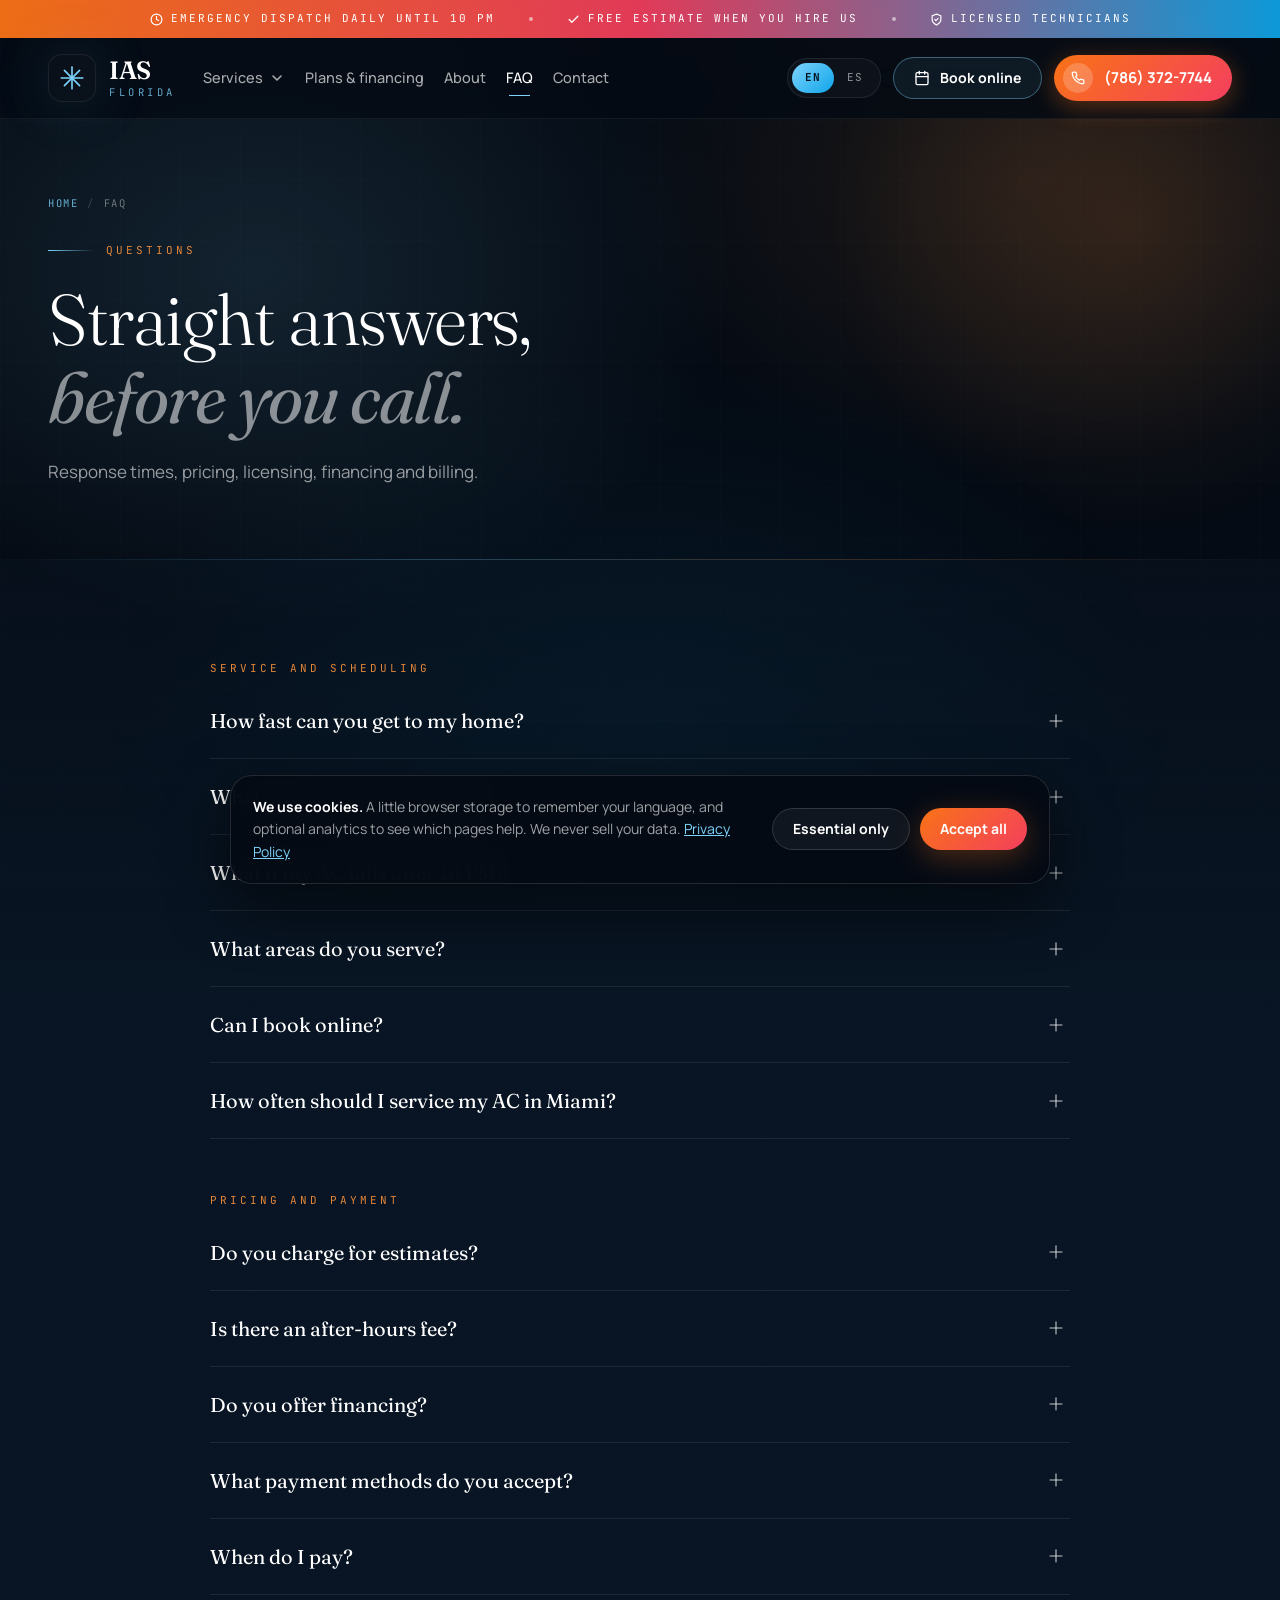
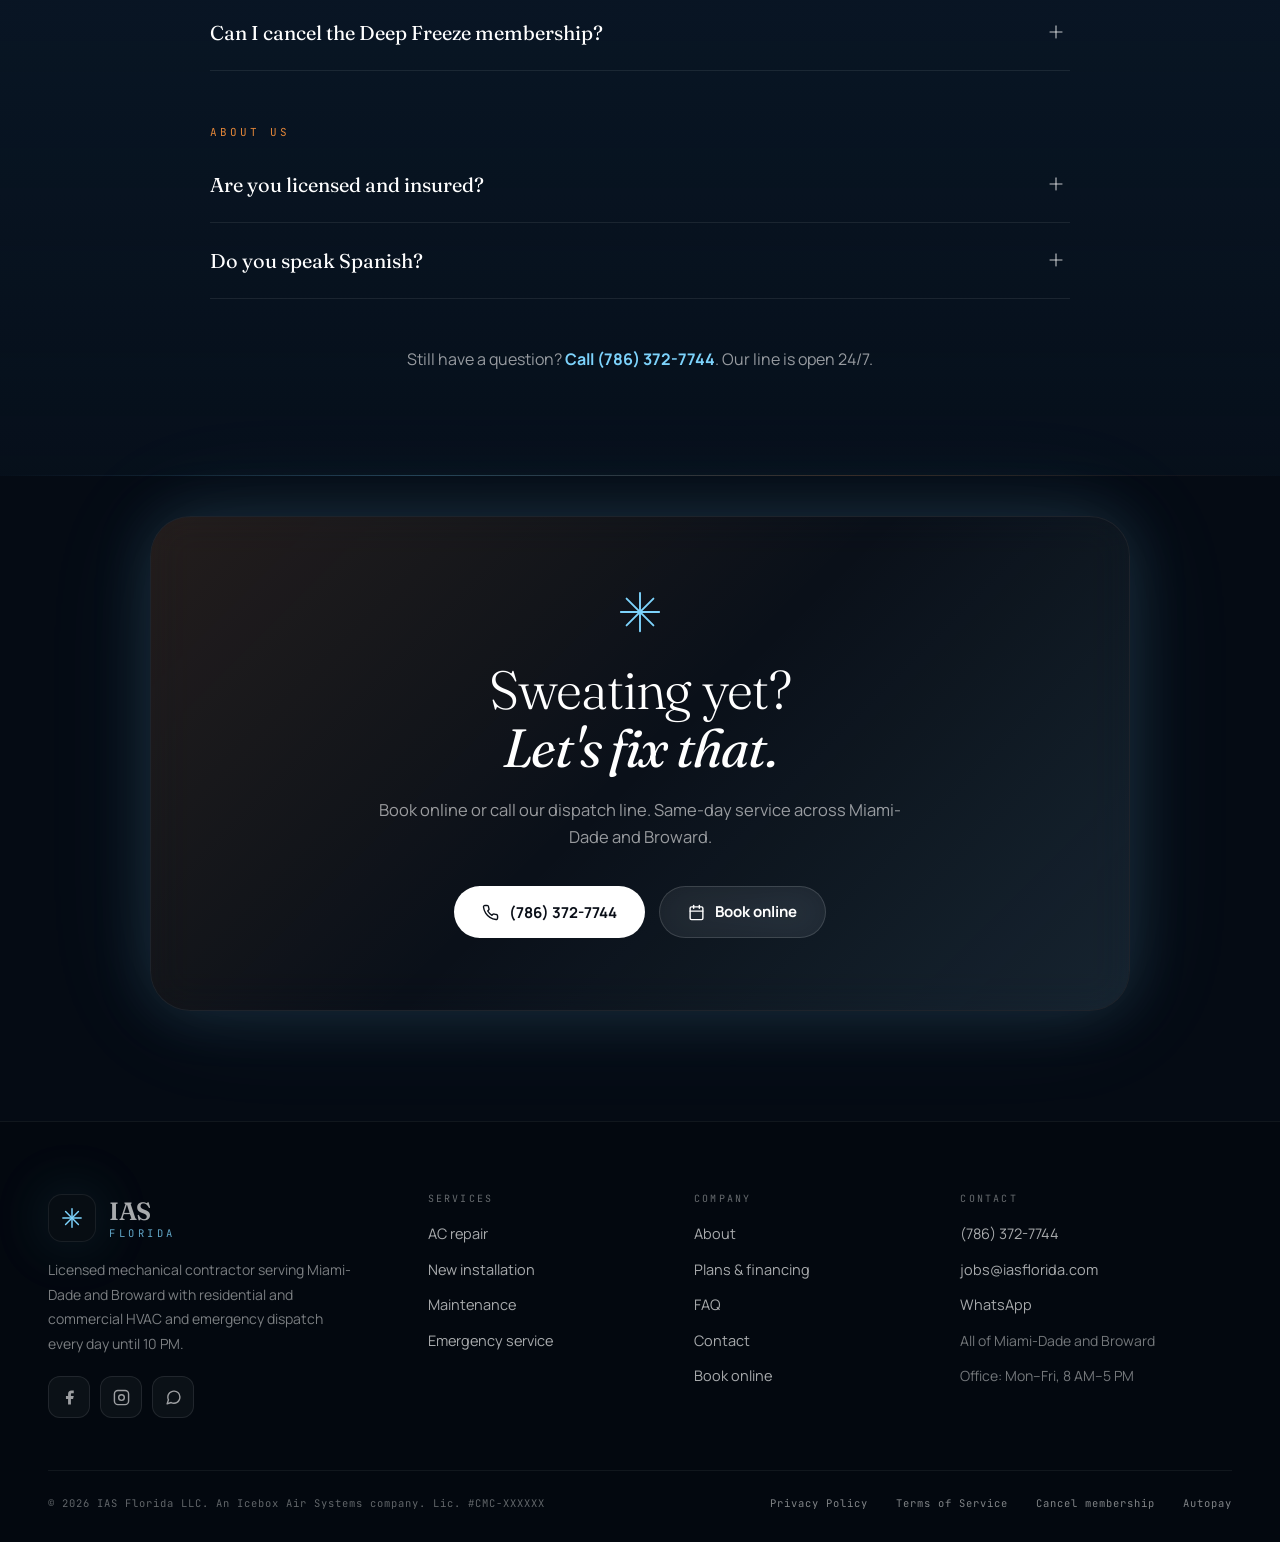
<file: faq.html>
<!DOCTYPE html>
<html lang="en">
<head>
<meta charset="UTF-8">
<meta name="viewport" content="width=device-width, initial-scale=1.0">
<title>HVAC Questions Answered | IAS Florida Miami FAQ</title>
<meta name="description" content="Response times, estimate pricing, payment, financing and licensing for IAS Florida HVAC service in Miami-Dade and Broward. Call (786) 372-7744.">
<link rel="canonical" href="https://iasflorida.com/faq.html">
<meta name="robots" content="index, follow">
<meta name="theme-color" content="#050b14">
<meta property="og:type" content="website">
<meta property="og:site_name" content="IAS Florida">
<meta property="og:url" content="https://iasflorida.com/faq.html">
<meta property="og:title" content="HVAC Questions Answered | IAS Florida Miami FAQ">
<meta property="og:description" content="Response times, estimate pricing, payment, financing and licensing for IAS Florida HVAC service in Miami-Dade and Broward. Call (786) 372-7744.">
<meta property="og:image" content="https://iasflorida.com/og-image.jpg">
<meta name="twitter:card" content="summary_large_image">
<meta name="twitter:image" content="https://iasflorida.com/og-image.jpg">
<link rel="icon" href="favicon.ico" sizes="32x32">
<link rel="icon" href="favicon.svg" type="image/svg+xml">
<link rel="apple-touch-icon" href="apple-touch-icon.png">
<link rel="manifest" href="site.webmanifest">
<link rel="preconnect" href="https://fonts.googleapis.com">
<link rel="preconnect" href="https://fonts.gstatic.com" crossorigin>
<link href="https://fonts.googleapis.com/css2?family=Fraunces:ital,opsz,wght@0,9..144,300;0,9..144,400;0,9..144,500;0,9..144,600;1,9..144,300;1,9..144,400&family=JetBrains+Mono:wght@400;500&family=Manrope:wght@400;500;600;700;800&display=swap" rel="stylesheet">
<link rel="stylesheet" href="styles.css">
<script>document.documentElement.classList.add('js')</script>
<script type="application/ld+json">
{
 "@context": "https://schema.org",
 "@type": "FAQPage",
 "mainEntity": [
  {
   "@type": "Question",
   "name": "How fast can you get to my home?",
   "acceptedAnswer": {
    "@type": "Answer",
    "text": "For emergencies, we dispatch every day until 10 PM, and same day we will fix it, better and cleaner, across Miami-Dade and Broward. For non-urgent work we offer same-day or next-day appointments. Pick a time here."
   }
  },
  {
   "@type": "Question",
   "name": "What are your business hours?",
   "acceptedAnswer": {
    "@type": "Answer",
    "text": "Our regular business hours are Monday to Friday, 8 AM to 5 PM. The phone line is open 24/7, and we dispatch emergencies every day until 10 PM; outside regular hours a $175 after-hours fee applies."
   }
  },
  {
   "@type": "Question",
   "name": "What if my AC fails after 10 PM?",
   "acceptedAnswer": {
    "@type": "Answer",
    "text": "Call anyway. Our line is open 24/7: it takes your details and we book you for the first appointment the next morning. If you smell burning or see smoke or sparks, turn the system off at the breaker, and if anyone is in danger, call 911 first."
   }
  },
  {
   "@type": "Question",
   "name": "What areas do you serve?",
   "acceptedAnswer": {
    "@type": "Answer",
    "text": "All of Miami-Dade and Broward, residential and commercial. That includes Homestead, Kendall, Coral Gables, Brickell, Miami Beach and Sunny Isles, up through Hollywood, Fort Lauderdale, Weston and Parkland."
   }
  },
  {
   "@type": "Question",
   "name": "Can I book online?",
   "acceptedAnswer": {
    "@type": "Answer",
    "text": "Yes. Pick a time on our booking page and we confirm by phone. For emergencies, calling (786) 372-7744 is always faster."
   }
  },
  {
   "@type": "Question",
   "name": "How often should I service my AC in Miami?",
   "acceptedAnswer": {
    "@type": "Answer",
    "text": "Twice a year is the standard recommendation for South Florida. Our humidity and near year-round cooling load put far more hours on a system than in most of the country, so annual-only service tends to shorten equipment life. That's why our Deep Freeze membership includes two visits."
   }
  },
  {
   "@type": "Question",
   "name": "Do you charge for estimates?",
   "acceptedAnswer": {
    "@type": "Answer",
    "text": "Estimates and diagnostic visits are $99. If you approve the work and we complete it, the $99 is waived, and Deep Freeze members never pay it. Either way, you get the price in writing before any work begins. Request your estimate."
   }
  },
  {
   "@type": "Question",
   "name": "Is there an after-hours fee?",
   "acceptedAnswer": {
    "@type": "Answer",
    "text": "Yes. Service outside regular business hours (weekdays after 5 PM, weekends and holidays) adds a $175 after-hours fee to the visit, quoted on the phone before a technician is sent, never after. If it can wait, we can book the next business day instead at no extra charge. Deep Freeze members don't pay the fee for emergencies (no cooling, a water leak or an electrical hazard) once their membership has been active for 30 days."
   }
  },
  {
   "@type": "Question",
   "name": "Do you offer financing?",
   "acceptedAnswer": {
    "@type": "Answer",
    "text": "Yes. We offer flexible payment options on new system installations. Your technician walks you through a short application on-site and most decisions come back during the same visit. See how financing works."
   }
  },
  {
   "@type": "Question",
   "name": "What payment methods do you accept?",
   "acceptedAnswer": {
    "@type": "Answer",
    "text": "Visa, Mastercard, American Express and Discover, plus cash and check. Financing is available on new system installations. Autopay is optional: set it up here."
   }
  },
  {
   "@type": "Question",
   "name": "When do I pay?",
   "acceptedAnswer": {
    "@type": "Answer",
    "text": "On standard service calls, after the work is done, never before. You approve a written estimate first, and if the scope changes mid-job we stop and get your approval. Larger installations may require a deposit, stated in writing on the estimate."
   }
  },
  {
   "@type": "Question",
   "name": "Can I cancel the Deep Freeze membership?",
   "acceptedAnswer": {
    "@type": "Answer",
    "text": "Yes, anytime, with no contract and no cancellation fee. Use our online cancellation form, call (786) 372-7744 or email jobs@iasflorida.com, and we confirm in writing within one business day. It's billed monthly to the card on file; cancellation takes effect at the end of your current billing period, and payments already made are not refunded."
   }
  },
  {
   "@type": "Question",
   "name": "Are you licensed and insured?",
   "acceptedAnswer": {
    "@type": "Answer",
    "text": "Yes. IAS Florida is a licensed Florida mechanical contractor carrying general liability coverage and workers' compensation on every technician. Our EPA 608 certified team handles all refrigerant work. More about us."
   }
  },
  {
   "@type": "Question",
   "name": "Do you speak Spanish?",
   "acceptedAnswer": {
    "@type": "Answer",
    "text": "Yes. Our team is bilingual in English and Spanish, on the phone and on the job."
   }
  }
 ]
}
</script>
</head>
<body>
<div class="aurora" aria-hidden="true"></div>
<div class="grid-pattern" aria-hidden="true"></div>
<div class="snow" aria-hidden="true"></div>
<a class="skip" href="#main" data-i18n="a11y.skip">Skip to content</a>
<div class="topbar">
  <span><svg width="13" height="13" viewBox="0 0 24 24" fill="none" stroke="currentColor" stroke-width="2.2" stroke-linecap="round" stroke-linejoin="round" aria-hidden="true"><circle cx="12" cy="12" r="10"/><polyline points="12 6 12 12 16 14"/></svg><span data-i18n="top.1">Emergency dispatch daily until 10 PM</span></span><i></i>
  <span><svg width="13" height="13" viewBox="0 0 24 24" fill="none" stroke="currentColor" stroke-width="2.4" stroke-linecap="round" stroke-linejoin="round" aria-hidden="true"><polyline points="20 6 9 17 4 12"/></svg><span data-i18n="top.2">Free estimate when you hire us</span></span><i></i>
  <span><svg width="13" height="13" viewBox="0 0 24 24" fill="none" stroke="currentColor" stroke-width="2.2" stroke-linecap="round" stroke-linejoin="round" aria-hidden="true"><path d="M12 22s8-4 8-10V5l-8-3-8 3v7c0 6 8 10 8 10z"/><polyline points="9 12 11 14 15 10"/></svg><span data-i18n="top.3">Licensed Technicians</span></span>
</div>
<header class="site-header" id="siteHeader">
  <div class="wrap header-inner">
    <a href="index.html" class="logo" aria-label="IAS Florida, home">
      <span class="logo-mark"><svg width="26" height="26" viewBox="0 0 24 24" fill="none" stroke="#7dd3fc" stroke-width="1.5" stroke-linecap="round" stroke-linejoin="round" aria-hidden="true"><line x1="12" y1="2" x2="12" y2="22"/><line x1="2" y1="12" x2="22" y2="12"/><line x1="5" y1="5" x2="19" y2="19"/><line x1="5" y1="19" x2="19" y2="5"/></svg></span>
      <span class="logo-name"><b>IAS</b><small>FLORIDA</small></span>
    </a>
    <nav class="main-nav" aria-label="Main">
      <div class="nav-drop">
        <button type="button" aria-expanded="false" aria-controls="svcMenu"><span data-i18n="nav.services">Services</span><svg width="16" height="16" viewBox="0 0 24 24" fill="none" stroke="currentColor" stroke-width="2.4" stroke-linecap="round" stroke-linejoin="round" aria-hidden="true"><polyline points="6 9 12 15 18 9"/></svg></button>
        <div class="drop-menu" id="svcMenu">
          <a href="ac-repair.html"><span class="tile t-ice"><svg width="18" height="18" viewBox="0 0 24 24" fill="none" stroke="currentColor" stroke-width="2" stroke-linecap="round" stroke-linejoin="round" aria-hidden="true"><path d="M14.7 6.3a1 1 0 0 0 0 1.4l1.6 1.6a1 1 0 0 0 1.4 0l3.77-3.77a6 6 0 0 1-7.94 7.94l-6.91 6.91a2.12 2.12 0 0 1-3-3l6.91-6.91a6 6 0 0 1 7.94-7.94l-3.76 3.76z"/></svg></span><span><b data-i18n="svc.repair.t">AC repair</b><span class="s" data-i18n="svc.repair.s">Same-day diagnosis and repair</span></span></a>
          <a href="ac-installation.html"><span class="tile t-indigo"><svg width="18" height="18" viewBox="0 0 24 24" fill="none" stroke="currentColor" stroke-width="2" stroke-linecap="round" stroke-linejoin="round" aria-hidden="true"><rect x="2" y="4" width="20" height="16" rx="2"/><circle cx="9" cy="12" r="4"/><line x1="9" y1="8" x2="9" y2="16"/><line x1="5" y1="12" x2="13" y2="12"/><line x1="16" y1="9" x2="19" y2="9"/><line x1="16" y1="12" x2="19" y2="12"/><line x1="16" y1="15" x2="19" y2="15"/></svg></span><span><b data-i18n="svc.install.t">New installation</b><span class="s" data-i18n="svc.install.s">Replacements and new systems, sized right</span></span></a>
          <a href="ac-maintenance.html"><span class="tile t-mint"><svg width="18" height="18" viewBox="0 0 24 24" fill="none" stroke="currentColor" stroke-width="2" stroke-linecap="round" stroke-linejoin="round" aria-hidden="true"><path d="M12 14l4-4"/><path d="M3.34 19a10 10 0 1 1 17.32 0"/></svg></span><span><b data-i18n="svc.maint.t">Maintenance</b><span class="s" data-i18n="svc.maint.s">Tune-ups twice a year</span></span></a>
          <a href="emergency-hvac.html"><span class="tile t-hot"><svg width="18" height="18" viewBox="0 0 24 24" fill="none" stroke="currentColor" stroke-width="2" stroke-linecap="round" stroke-linejoin="round" aria-hidden="true"><polygon points="13 2 3 14 12 14 11 22 21 10 12 10 13 2"/></svg></span><span><b data-i18n="svc.emerg.t">Emergency service</b><span class="s" data-i18n="svc.emerg.s">Dispatch daily until 10 PM</span></span></a>
        </div>
      </div>
      <a href="plans.html" data-i18n="nav.plans">Plans &amp; financing</a>
      <a href="about.html" data-i18n="nav.about">About</a>
      <a href="faq.html" aria-current="page" data-i18n="nav.faq">FAQ</a>
      <a href="contact.html" data-i18n="nav.contact">Contact</a>
    </nav>
    <div class="header-actions">
      <div class="lang" role="group" aria-label="Language / Idioma"><button type="button" data-lang="en" aria-pressed="true">EN</button><button type="button" data-lang="es" aria-pressed="false">ES</button></div>
      <a class="btn btn-ghost btn-sm header-book" href="book.html" data-book><svg width="16" height="16" viewBox="0 0 24 24" fill="none" stroke="currentColor" stroke-width="2" stroke-linecap="round" stroke-linejoin="round" aria-hidden="true"><rect x="3" y="4" width="18" height="18" rx="2"/><line x1="16" y1="2" x2="16" y2="6"/><line x1="8" y1="2" x2="8" y2="6"/><line x1="3" y1="10" x2="21" y2="10"/></svg><span data-i18n="btn.book">Book online</span></a>
      <a class="header-phone" href="tel:+17863727744"><span class="ph-ico"><svg width="14" height="14" viewBox="0 0 24 24" fill="none" stroke="currentColor" stroke-width="2.2" stroke-linecap="round" stroke-linejoin="round" aria-hidden="true"><path d="M22 16.92v3a2 2 0 0 1-2.18 2 19.79 19.79 0 0 1-8.63-3.07 19.5 19.5 0 0 1-6-6 19.79 19.79 0 0 1-3.07-8.67A2 2 0 0 1 4.11 2h3a2 2 0 0 1 2 1.72 12.84 12.84 0 0 0 .7 2.81 2 2 0 0 1-.45 2.11L8.09 9.91a16 16 0 0 0 6 6l1.27-1.27a2 2 0 0 1 2.11-.45 12.84 12.84 0 0 0 2.81.7A2 2 0 0 1 22 16.92z"/></svg></span><span class="t"><small data-i18n="nav.calllabel">Line open 24/7</small><b>(786) 372-7744</b></span></a>
      <button type="button" class="nav-toggle" id="navToggle" aria-expanded="false" aria-controls="mobileMenu" aria-label="Menu"><svg width="22" height="22" viewBox="0 0 24 24" fill="none" stroke="currentColor" stroke-width="2" stroke-linecap="round" stroke-linejoin="round" aria-hidden="true"><line x1="3" y1="7" x2="21" y2="7"/><line x1="3" y1="12" x2="21" y2="12"/><line x1="3" y1="17" x2="21" y2="17"/></svg></button>
    </div>
  </div>
  <div class="mobile-menu" id="mobileMenu">
    <a href="index.html" data-i18n="nav.home">Home</a>
    <a class="m-sub" href="ac-repair.html" data-i18n="svc.repair.t">AC repair</a>
    <a class="m-sub" href="ac-installation.html" data-i18n="svc.install.t">New installation</a>
    <a class="m-sub" href="ac-maintenance.html" data-i18n="svc.maint.t">Maintenance</a>
    <a class="m-sub" href="emergency-hvac.html" data-i18n="svc.emerg.t">Emergency service</a>
    <a href="plans.html" data-i18n="nav.plans">Plans &amp; financing</a>
    <a href="about.html" data-i18n="nav.about">About</a>
    <a href="faq.html" data-i18n="nav.faq">FAQ</a>
    <a href="contact.html" data-i18n="nav.contact">Contact</a>
    <div class="btn-row">
      <a class="btn btn-primary" href="tel:+17863727744"><svg width="17" height="17" viewBox="0 0 24 24" fill="none" stroke="currentColor" stroke-width="2" stroke-linecap="round" stroke-linejoin="round" aria-hidden="true"><path d="M22 16.92v3a2 2 0 0 1-2.18 2 19.79 19.79 0 0 1-8.63-3.07 19.5 19.5 0 0 1-6-6 19.79 19.79 0 0 1-3.07-8.67A2 2 0 0 1 4.11 2h3a2 2 0 0 1 2 1.72 12.84 12.84 0 0 0 .7 2.81 2 2 0 0 1-.45 2.11L8.09 9.91a16 16 0 0 0 6 6l1.27-1.27a2 2 0 0 1 2.11-.45 12.84 12.84 0 0 0 2.81.7A2 2 0 0 1 22 16.92z"/></svg><span>(786) 372-7744</span></a>
      <a class="btn btn-ghost" href="book.html" data-book><span data-i18n="btn.book">Book online</span></a>
    </div>
    <div class="lang" role="group" aria-label="Language / Idioma"><button type="button" data-lang="en" aria-pressed="true">EN</button><button type="button" data-lang="es" aria-pressed="false">ES</button></div>
  </div>
</header>
<main id="main">
<section class="page-head">
  <div class="wrap">
    <nav class="crumbs" aria-label="Breadcrumb"><a href="index.html" data-i18n="crumb.home">Home</a><span aria-hidden="true">/</span><span aria-current="page" data-i18n="pg.crumb">FAQ</span></nav>
    <div class="reveal"><div class="eyebrow"><span class="line"></span><span class="text" data-i18n="pg.eyebrow">Questions</span></div></div>
    <h1 class="reveal" data-i18n-html="pg.h1">Straight answers,<br><span class="italic">before you call.</span></h1>
    <p class="lede reveal" data-i18n="pg.lede">Response times, pricing, licensing, financing and billing.</p>
  </div>
</section>

<section class="band band--alt">
  <div class="wrap">
    <div class="faq-group reveal">
      <h2 data-i18n="faq.g1">Service and scheduling</h2>
      <div class="faq">
      <div class="faq-item">
        <button type="button" class="faq-q" aria-expanded="false" aria-controls="fa1"><span data-i18n="faq.q1">How fast can you get to my home?</span><svg width="20" height="20" viewBox="0 0 24 24" fill="none" stroke="currentColor" stroke-width="2" stroke-linecap="round" stroke-linejoin="round" aria-hidden="true"><line x1="12" y1="5" x2="12" y2="19"/><line x1="5" y1="12" x2="19" y2="12"/></svg></button>
        <div class="faq-a" id="fa1"><div data-i18n-html="faq.a1">For emergencies, we dispatch every day until 10 PM, and same day we will fix it, better and cleaner, across Miami-Dade and Broward. For non-urgent work we offer same-day or next-day appointments. <a href="book.html">Pick a time here</a>.</div></div>
      </div>
      <div class="faq-item">
        <button type="button" class="faq-q" aria-expanded="false" aria-controls="fa2"><span data-i18n="faq.q2">What are your business hours?</span><svg width="20" height="20" viewBox="0 0 24 24" fill="none" stroke="currentColor" stroke-width="2" stroke-linecap="round" stroke-linejoin="round" aria-hidden="true"><line x1="12" y1="5" x2="12" y2="19"/><line x1="5" y1="12" x2="19" y2="12"/></svg></button>
        <div class="faq-a" id="fa2"><div data-i18n-html="faq.a2">Our regular business hours are Monday to Friday, 8 AM to 5 PM. The phone line is open 24/7, and we dispatch emergencies every day until 10 PM; outside regular hours a $175 after-hours fee applies.</div></div>
      </div>
      <div class="faq-item">
        <button type="button" class="faq-q" aria-expanded="false" aria-controls="fa3"><span data-i18n="faq.q3">What if my AC fails after 10 PM?</span><svg width="20" height="20" viewBox="0 0 24 24" fill="none" stroke="currentColor" stroke-width="2" stroke-linecap="round" stroke-linejoin="round" aria-hidden="true"><line x1="12" y1="5" x2="12" y2="19"/><line x1="5" y1="12" x2="19" y2="12"/></svg></button>
        <div class="faq-a" id="fa3"><div data-i18n-html="faq.a3">Call anyway. Our line is open 24/7: it takes your details and we book you for the first appointment the next morning. If you smell burning or see smoke or sparks, turn the system off at the breaker, and if anyone is in danger, call 911 first.</div></div>
      </div>
      <div class="faq-item">
        <button type="button" class="faq-q" aria-expanded="false" aria-controls="fa4"><span data-i18n="faq.q4">What areas do you serve?</span><svg width="20" height="20" viewBox="0 0 24 24" fill="none" stroke="currentColor" stroke-width="2" stroke-linecap="round" stroke-linejoin="round" aria-hidden="true"><line x1="12" y1="5" x2="12" y2="19"/><line x1="5" y1="12" x2="19" y2="12"/></svg></button>
        <div class="faq-a" id="fa4"><div data-i18n-html="faq.a4">All of Miami-Dade and Broward, residential and commercial. That includes Homestead, Kendall, Coral Gables, Brickell, Miami Beach and Sunny Isles, up through Hollywood, Fort Lauderdale, Weston and Parkland.</div></div>
      </div>
      <div class="faq-item">
        <button type="button" class="faq-q" aria-expanded="false" aria-controls="fa5"><span data-i18n="faq.q5">Can I book online?</span><svg width="20" height="20" viewBox="0 0 24 24" fill="none" stroke="currentColor" stroke-width="2" stroke-linecap="round" stroke-linejoin="round" aria-hidden="true"><line x1="12" y1="5" x2="12" y2="19"/><line x1="5" y1="12" x2="19" y2="12"/></svg></button>
        <div class="faq-a" id="fa5"><div data-i18n-html="faq.a5">Yes. Pick a time on our <a href="book.html">booking page</a> and we confirm by phone. For emergencies, calling (786) 372-7744 is always faster.</div></div>
      </div>
      <div class="faq-item">
        <button type="button" class="faq-q" aria-expanded="false" aria-controls="fa6"><span data-i18n="faq.q6">How often should I service my AC in Miami?</span><svg width="20" height="20" viewBox="0 0 24 24" fill="none" stroke="currentColor" stroke-width="2" stroke-linecap="round" stroke-linejoin="round" aria-hidden="true"><line x1="12" y1="5" x2="12" y2="19"/><line x1="5" y1="12" x2="19" y2="12"/></svg></button>
        <div class="faq-a" id="fa6"><div data-i18n-html="faq.a6">Twice a year is the standard recommendation for South Florida. Our humidity and near year-round cooling load put far more hours on a system than in most of the country, so annual-only service tends to shorten equipment life. That's why our <a href="plans.html">Deep Freeze membership</a> includes two visits.</div></div>
      </div>
      </div>
    </div>
    <div class="faq-group reveal">
      <h2 data-i18n="faq.g2">Pricing and payment</h2>
      <div class="faq">
      <div class="faq-item">
        <button type="button" class="faq-q" aria-expanded="false" aria-controls="fa7"><span data-i18n="faq.q7">Do you charge for estimates?</span><svg width="20" height="20" viewBox="0 0 24 24" fill="none" stroke="currentColor" stroke-width="2" stroke-linecap="round" stroke-linejoin="round" aria-hidden="true"><line x1="12" y1="5" x2="12" y2="19"/><line x1="5" y1="12" x2="19" y2="12"/></svg></button>
        <div class="faq-a" id="fa7"><div data-i18n-html="faq.a7">Estimates and diagnostic visits are $99. If you approve the work and we complete it, the $99 is waived, and Deep Freeze members never pay it. Either way, you get the price in writing before any work begins. <a href="contact.html">Request your estimate</a>.</div></div>
      </div>
      <div class="faq-item">
        <button type="button" class="faq-q" aria-expanded="false" aria-controls="fa8"><span data-i18n="faq.q8">Is there an after-hours fee?</span><svg width="20" height="20" viewBox="0 0 24 24" fill="none" stroke="currentColor" stroke-width="2" stroke-linecap="round" stroke-linejoin="round" aria-hidden="true"><line x1="12" y1="5" x2="12" y2="19"/><line x1="5" y1="12" x2="19" y2="12"/></svg></button>
        <div class="faq-a" id="fa8"><div data-i18n-html="faq.a8">Yes. Service outside regular business hours (weekdays after 5 PM, weekends and holidays) adds a $175 after-hours fee to the visit, quoted on the phone before a technician is sent, never after. If it can wait, we can book the next business day instead at no extra charge. Deep Freeze members don't pay the fee for emergencies (no cooling, a water leak or an electrical hazard) once their membership has been active for 30 days.</div></div>
      </div>
      <div class="faq-item">
        <button type="button" class="faq-q" aria-expanded="false" aria-controls="fa9"><span data-i18n="faq.q9">Do you offer financing?</span><svg width="20" height="20" viewBox="0 0 24 24" fill="none" stroke="currentColor" stroke-width="2" stroke-linecap="round" stroke-linejoin="round" aria-hidden="true"><line x1="12" y1="5" x2="12" y2="19"/><line x1="5" y1="12" x2="19" y2="12"/></svg></button>
        <div class="faq-a" id="fa9"><div data-i18n-html="faq.a9">Yes. We offer flexible payment options on new system installations. Your technician walks you through a short application on-site and most decisions come back during the same visit. <a href="plans.html#financing">See how financing works</a>.</div></div>
      </div>
      <div class="faq-item">
        <button type="button" class="faq-q" aria-expanded="false" aria-controls="fa10"><span data-i18n="faq.q10">What payment methods do you accept?</span><svg width="20" height="20" viewBox="0 0 24 24" fill="none" stroke="currentColor" stroke-width="2" stroke-linecap="round" stroke-linejoin="round" aria-hidden="true"><line x1="12" y1="5" x2="12" y2="19"/><line x1="5" y1="12" x2="19" y2="12"/></svg></button>
        <div class="faq-a" id="fa10"><div data-i18n-html="faq.a10">Visa, Mastercard, American Express and Discover, plus cash and check. Financing is available on new system installations. Autopay is optional: <a href="autopay.html">set it up here</a>.</div></div>
      </div>
      <div class="faq-item">
        <button type="button" class="faq-q" aria-expanded="false" aria-controls="fa11"><span data-i18n="faq.q11">When do I pay?</span><svg width="20" height="20" viewBox="0 0 24 24" fill="none" stroke="currentColor" stroke-width="2" stroke-linecap="round" stroke-linejoin="round" aria-hidden="true"><line x1="12" y1="5" x2="12" y2="19"/><line x1="5" y1="12" x2="19" y2="12"/></svg></button>
        <div class="faq-a" id="fa11"><div data-i18n-html="faq.a11">On standard service calls, after the work is done, never before. You approve a written estimate first, and if the scope changes mid-job we stop and get your approval. Larger installations may require a deposit, stated in writing on the estimate.</div></div>
      </div>
      <div class="faq-item">
        <button type="button" class="faq-q" aria-expanded="false" aria-controls="fa12"><span data-i18n="faq.q12">Can I cancel the Deep Freeze membership?</span><svg width="20" height="20" viewBox="0 0 24 24" fill="none" stroke="currentColor" stroke-width="2" stroke-linecap="round" stroke-linejoin="round" aria-hidden="true"><line x1="12" y1="5" x2="12" y2="19"/><line x1="5" y1="12" x2="19" y2="12"/></svg></button>
        <div class="faq-a" id="fa12"><div data-i18n-html="faq.a12">Yes, anytime, with no contract and no cancellation fee. Use our <a href="cancel.html">online cancellation form</a>, call (786) 372-7744 or email jobs@iasflorida.com, and we confirm in writing within one business day. It's billed monthly to the card on file; cancellation takes effect at the end of your current billing period, and payments already made are not refunded.</div></div>
      </div>
      </div>
    </div>
    <div class="faq-group reveal">
      <h2 data-i18n="faq.g3">About us</h2>
      <div class="faq">
      <div class="faq-item">
        <button type="button" class="faq-q" aria-expanded="false" aria-controls="fa13"><span data-i18n="faq.q13">Are you licensed and insured?</span><svg width="20" height="20" viewBox="0 0 24 24" fill="none" stroke="currentColor" stroke-width="2" stroke-linecap="round" stroke-linejoin="round" aria-hidden="true"><line x1="12" y1="5" x2="12" y2="19"/><line x1="5" y1="12" x2="19" y2="12"/></svg></button>
        <div class="faq-a" id="fa13"><div data-i18n-html="faq.a13">Yes. IAS Florida is a licensed Florida mechanical contractor carrying general liability coverage and workers' compensation on every technician. Our EPA 608 certified team handles all refrigerant work. <a href="about.html">More about us</a>.</div></div>
      </div>
      <div class="faq-item">
        <button type="button" class="faq-q" aria-expanded="false" aria-controls="fa14"><span data-i18n="faq.q14">Do you speak Spanish?</span><svg width="20" height="20" viewBox="0 0 24 24" fill="none" stroke="currentColor" stroke-width="2" stroke-linecap="round" stroke-linejoin="round" aria-hidden="true"><line x1="12" y1="5" x2="12" y2="19"/><line x1="5" y1="12" x2="19" y2="12"/></svg></button>
        <div class="faq-a" id="fa14"><div data-i18n-html="faq.a14">Yes. Our team is bilingual in English and Spanish, on the phone and on the job.</div></div>
      </div>
      </div>
    </div>
    <p class="faq-more" data-i18n-html="faq.more">Still have a question? <a href="tel:+17863727744">Call (786) 372-7744</a>. Our line is open 24/7.</p>
  </div>
</section>
<section class="cta" aria-labelledby="ctaTitle">
  <div class="wrap">
    <div class="cta-card reveal">
      <div class="cta-ico"><svg width="46" height="46" viewBox="0 0 24 24" fill="none" stroke="currentColor" stroke-width="1" stroke-linecap="round" stroke-linejoin="round" aria-hidden="true"><line x1="12" y1="2" x2="12" y2="22"/><line x1="2" y1="12" x2="22" y2="12"/><line x1="5" y1="5" x2="19" y2="19"/><line x1="5" y1="19" x2="19" y2="5"/></svg></div>
      <h2 id="ctaTitle" data-i18n-html="cta.title">Sweating yet?<br><span class="italic">Let's fix that.</span></h2>
      <p data-i18n="cta.p">Book online or call our dispatch line. Same-day service across Miami-Dade and Broward.</p>
      <div class="btn-row">
        <a class="btn btn-white" href="tel:+17863727744"><svg width="17" height="17" viewBox="0 0 24 24" fill="none" stroke="currentColor" stroke-width="2" stroke-linecap="round" stroke-linejoin="round" aria-hidden="true"><path d="M22 16.92v3a2 2 0 0 1-2.18 2 19.79 19.79 0 0 1-8.63-3.07 19.5 19.5 0 0 1-6-6 19.79 19.79 0 0 1-3.07-8.67A2 2 0 0 1 4.11 2h3a2 2 0 0 1 2 1.72 12.84 12.84 0 0 0 .7 2.81 2 2 0 0 1-.45 2.11L8.09 9.91a16 16 0 0 0 6 6l1.27-1.27a2 2 0 0 1 2.11-.45 12.84 12.84 0 0 0 2.81.7A2 2 0 0 1 22 16.92z"/></svg><span>(786) 372-7744</span></a>
        <a class="btn btn-ghost" href="book.html" data-book><svg width="17" height="17" viewBox="0 0 24 24" fill="none" stroke="currentColor" stroke-width="2" stroke-linecap="round" stroke-linejoin="round" aria-hidden="true"><rect x="3" y="4" width="18" height="18" rx="2"/><line x1="16" y1="2" x2="16" y2="6"/><line x1="8" y1="2" x2="8" y2="6"/><line x1="3" y1="10" x2="21" y2="10"/></svg><span data-i18n="btn.book">Book online</span></a>
      </div>
    </div>
  </div>
</section>
</main>

<footer class="site-footer">
  <div class="wrap">
    <div class="footer-grid">
      <div class="footer-about">
        <a href="index.html" class="logo" aria-label="IAS Florida, home">
          <span class="logo-mark"><svg width="22" height="22" viewBox="0 0 24 24" fill="none" stroke="#7dd3fc" stroke-width="1.6" stroke-linecap="round" stroke-linejoin="round" aria-hidden="true"><line x1="12" y1="2" x2="12" y2="22"/><line x1="2" y1="12" x2="22" y2="12"/><line x1="5" y1="5" x2="19" y2="19"/><line x1="5" y1="19" x2="19" y2="5"/></svg></span>
          <span class="logo-name"><b>IAS</b><small>FLORIDA</small></span>
        </a>
        <p data-i18n="footer.blurb">Licensed mechanical contractor serving Miami-Dade and Broward with residential and commercial HVAC and emergency dispatch every day until 10 PM.</p>
        <!-- Perfiles sociales. Borra los que no uses: un enlace roto resta confianza.
             GOOGLE BUSINESS: cuando tu ficha esté verificada, agrega aquí otro <a> con su enlace de Maps. -->
        <div class="social">
          <a href="https://www.facebook.com/profile.php?id=61593211452054" target="_blank" rel="noopener" aria-label="Facebook"><svg width="17" height="17" viewBox="0 0 24 24" fill="currentColor" aria-hidden="true"><path d="M18 2h-3a5 5 0 0 0-5 5v3H7v4h3v8h4v-8h3l1-4h-4V7a1 1 0 0 1 1-1h3z"/></svg></a>
          <a href="https://www.instagram.com/iasflorida" target="_blank" rel="noopener" aria-label="Instagram"><svg width="17" height="17" viewBox="0 0 24 24" fill="none" stroke="currentColor" stroke-width="2" aria-hidden="true"><rect x="2" y="2" width="20" height="20" rx="5"/><circle cx="12" cy="12" r="4"/><line x1="17.5" y1="6.5" x2="17.5" y2="6.5"/></svg></a>
          <a href="https://wa.me/17863727744" target="_blank" rel="noopener" aria-label="WhatsApp"><svg width="17" height="17" viewBox="0 0 24 24" fill="none" stroke="currentColor" stroke-width="2" stroke-linecap="round" stroke-linejoin="round" aria-hidden="true"><path d="M21 11.5a8.38 8.38 0 0 1-.9 3.8 8.5 8.5 0 0 1-7.6 4.7 8.38 8.38 0 0 1-3.8-.9L3 21l1.9-5.7a8.38 8.38 0 0 1-.9-3.8 8.5 8.5 0 0 1 4.7-7.6 8.38 8.38 0 0 1 3.8-.9h.5a8.48 8.48 0 0 1 8 8v.5z"/></svg></a>
        </div>
      </div>
      <div>
        <h2 data-i18n="footer.services">Services</h2>
        <ul>
          <li><a href="ac-repair.html" data-i18n="svc.repair.t">AC repair</a></li>
          <li><a href="ac-installation.html" data-i18n="svc.install.t">New installation</a></li>
          <li><a href="ac-maintenance.html" data-i18n="svc.maint.t">Maintenance</a></li>
          <li><a href="emergency-hvac.html" data-i18n="svc.emerg.t">Emergency service</a></li>
        </ul>
      </div>
      <div>
        <h2 data-i18n="footer.company">Company</h2>
        <ul>
          <li><a href="about.html" data-i18n="nav.about">About</a></li>
          <li><a href="plans.html" data-i18n="nav.plans">Plans &amp; financing</a></li>
          <li><a href="faq.html" data-i18n="nav.faq">FAQ</a></li>
          <li><a href="contact.html" data-i18n="nav.contact">Contact</a></li>
          <li><a href="book.html" data-book data-i18n="btn.book">Book online</a></li>
        </ul>
      </div>
      <div>
        <h2 data-i18n="footer.contact">Contact</h2>
        <ul>
          <li><a href="tel:+17863727744">(786) 372-7744</a></li>
          <li><a href="mailto:jobs@iasflorida.com">jobs@iasflorida.com</a></li>
          <li><a href="https://wa.me/17863727744" target="_blank" rel="noopener">WhatsApp</a></li>
          <li><span style="color:rgba(255,255,255,.45);font-size:14px" data-i18n="footer.area">All of Miami-Dade and Broward</span></li>
          <li><span style="color:rgba(255,255,255,.45);font-size:14px" data-i18n="footer.hours">Office: Mon–Fri, 8 AM–5 PM</span></li>
        </ul>
      </div>
    </div>
    <div class="footer-base">
      <!-- ⚠️ REEMPLAZAR: número de licencia real (CMC-XXXXXX) -->
      <span>&copy; 2026 IAS Florida LLC. <span data-i18n="footer.parent">An Icebox Air Systems company</span>. Lic. #CMC-XXXXXX</span>
      <span><a href="privacy.html" data-i18n="footer.privacy">Privacy Policy</a> &nbsp;&nbsp; <a href="terms.html" data-i18n="footer.terms">Terms of Service</a> &nbsp;&nbsp; <a href="cancel.html" data-i18n="footer.cancel">Cancel membership</a> &nbsp;&nbsp; <a href="autopay.html" data-i18n="footer.autopay">Autopay</a></span>
    </div>
  </div>
</footer>

<div class="mobile-bar">
  <a class="btn btn-primary" href="tel:+17863727744"><svg width="17" height="17" viewBox="0 0 24 24" fill="none" stroke="currentColor" stroke-width="2" stroke-linecap="round" stroke-linejoin="round" aria-hidden="true"><path d="M22 16.92v3a2 2 0 0 1-2.18 2 19.79 19.79 0 0 1-8.63-3.07 19.5 19.5 0 0 1-6-6 19.79 19.79 0 0 1-3.07-8.67A2 2 0 0 1 4.11 2h3a2 2 0 0 1 2 1.72 12.84 12.84 0 0 0 .7 2.81 2 2 0 0 1-.45 2.11L8.09 9.91a16 16 0 0 0 6 6l1.27-1.27a2 2 0 0 1 2.11-.45 12.84 12.84 0 0 0 2.81.7A2 2 0 0 1 22 16.92z"/></svg><span data-i18n="mb.call">Call now</span></a>
  <a class="btn btn-ghost" href="book.html" data-book><svg width="17" height="17" viewBox="0 0 24 24" fill="none" stroke="currentColor" stroke-width="2" stroke-linecap="round" stroke-linejoin="round" aria-hidden="true"><rect x="3" y="4" width="18" height="18" rx="2"/><line x1="16" y1="2" x2="16" y2="6"/><line x1="8" y1="2" x2="8" y2="6"/><line x1="3" y1="10" x2="21" y2="10"/></svg><span data-i18n="mb.book">Book online</span></a>
</div>

<div class="cookie-bar" id="cookieBar" role="region" aria-label="Cookies">
  <p data-i18n-html="cookie.body"><b>We use cookies.</b> A little browser storage to remember your language, and optional analytics to see which pages help. We never sell your data. <a href="privacy.html">Privacy Policy</a></p>
  <div class="cookie-actions">
    <button type="button" class="btn btn-sm btn-ghost" id="cookieDecline" data-i18n="cookie.decline">Essential only</button>
    <button type="button" class="btn btn-sm btn-primary" id="cookieAccept" data-i18n="cookie.accept">Accept all</button>
  </div>
</div>

<div class="modal" id="thanksModal" role="dialog" aria-modal="true" aria-labelledby="thanksTitle">
  <div class="modal-box">
    <div class="ok"><svg width="28" height="28" viewBox="0 0 24 24" fill="none" stroke="currentColor" stroke-width="2.6" stroke-linecap="round" stroke-linejoin="round" aria-hidden="true"><polyline points="20 6 9 17 4 12"/></svg></div>
    <h2 id="thanksTitle" data-i18n="modal.title">Thank you for trusting IAS Florida</h2>
    <p data-i18n="modal.p">We received your request. A dispatcher will call you back shortly; during business hours, usually within 15 minutes.</p>
    <button type="button" class="btn btn-primary" id="thanksBtn" data-i18n="modal.btn">Perfect, thanks</button>
    <span class="modal-tel" data-i18n-html="modal.tel">Urgent? Call <a href="tel:+17863727744">(786) 372-7744</a>. We dispatch emergencies every day until 10 PM.</span>
  </div>
</div>

<script>
/* Textos en español de esta página */
window.PAGE_ES = {
 "pg.crumb": "Preguntas",
 "pg.eyebrow": "Preguntas",
 "pg.h1": "Respuestas claras,<br><span class=\"italic\">antes de llamar.</span>",
 "pg.lede": "Tiempos de respuesta, precios, licencias, financiamiento y facturación.",
 "faq.more": "¿Te quedó una duda? <a href=\"tel:+17863727744\">Llama al (786) 372-7744</a>. Nuestra línea está abierta 24/7.",
 "faq.g1": "Servicio y citas",
 "faq.q1": "¿Qué tan rápido llegan a mi casa?",
 "faq.a1": "En emergencias despachamos todos los días hasta las 10 PM, y el mismo día lo arreglamos, mejor y más limpio, en todo Miami-Dade y Broward. Para trabajo no urgente ofrecemos citas el mismo día o al día siguiente. <a href=\"book.html\">Elige un horario aquí</a>.",
 "faq.q2": "¿Cuál es su horario?",
 "faq.a2": "Nuestro horario regular es de lunes a viernes, de 8 AM a 5 PM. La línea telefónica está abierta 24/7 y despachamos emergencias todos los días hasta las 10 PM; fuera del horario regular aplica un cargo de $175.",
 "faq.q3": "¿Y si mi aire falla después de las 10 PM?",
 "faq.a3": "Llama igual. Nuestra línea está abierta 24/7: toma tus datos y te agendamos la primera cita de la mañana siguiente. Si huele a quemado o ves humo o chispas, apaga el equipo desde el breaker y, si alguien está en peligro, llama primero al 911.",
 "faq.q4": "¿Qué zonas atienden?",
 "faq.a4": "Todo Miami-Dade y Broward, residencial y comercial. Eso incluye Homestead, Kendall, Coral Gables, Brickell, Miami Beach y Sunny Isles, hasta Hollywood, Fort Lauderdale, Weston y Parkland.",
 "faq.q5": "¿Puedo agendar en línea?",
 "faq.a5": "Sí. Elige un horario en nuestra <a href=\"book.html\">página para agendar</a> y te confirmamos por teléfono. Para emergencias, llamar al (786) 372-7744 siempre es más rápido.",
 "faq.q6": "¿Cada cuánto debo darle servicio a mi aire en Miami?",
 "faq.a6": "Dos veces al año es lo recomendado para el sur de Florida. La humedad y la carga de enfriamiento casi todo el año le meten muchas más horas al equipo que en el resto del país, así que el servicio solo anual tiende a acortar su vida útil. Por eso nuestra <a href=\"plans.html\">membresía Deep Freeze</a> incluye dos visitas.",
 "faq.g2": "Precios y pagos",
 "faq.q7": "¿Cobran por las cotizaciones?",
 "faq.a7": "Las cotizaciones y visitas de diagnóstico cuestan $99. Si apruebas el trabajo y lo completamos, no te cobramos los $99, y los miembros de Deep Freeze nunca los pagan. En cualquier caso, recibes el precio por escrito antes de empezar. <a href=\"contact.html\">Pide tu cotización</a>.",
 "faq.q8": "¿Cobran un cargo fuera de horario?",
 "faq.a8": "Sí. El servicio fuera del horario regular (entre semana después de las 5 PM, fines de semana y días festivos) suma un cargo de $175 a la visita, que te confirmamos por teléfono antes de mandar al técnico, nunca después. Si puede esperar, te agendamos el siguiente día hábil sin costo extra. Los miembros de Deep Freeze no pagan el cargo en emergencias (sin aire, una fuga de agua o un riesgo eléctrico) cuando su membresía cumple 30 días activa.",
 "faq.q9": "¿Ofrecen financiamiento?",
 "faq.a9": "Sí. Ofrecemos opciones de pago flexibles en instalaciones de equipos nuevos. Tu técnico te guía por una solicitud corta en sitio y la mayoría de las decisiones llegan en la misma visita. <a href=\"plans.html#financing\">Mira cómo funciona</a>.",
 "faq.q10": "¿Qué formas de pago aceptan?",
 "faq.a10": "Visa, Mastercard, American Express y Discover, además de efectivo y cheque. Hay financiamiento en instalaciones de equipos nuevos. El pago automático es opcional: <a href=\"autopay.html\">actívalo aquí</a>.",
 "faq.q11": "¿Cuándo pago?",
 "faq.a11": "En visitas de servicio estándar, al terminar el trabajo, nunca antes. Primero apruebas una cotización por escrito, y si el alcance cambia a mitad del trabajo paramos y pedimos tu aprobación. Las instalaciones grandes pueden requerir un anticipo, indicado por escrito en la cotización.",
 "faq.q12": "¿Puedo cancelar la membresía Deep Freeze?",
 "faq.a12": "Sí, cuando quieras, sin contrato y sin penalización. Usa nuestro <a href=\"cancel.html\">formulario de cancelación en línea</a>, llama al (786) 372-7744 o escribe a jobs@iasflorida.com, y te confirmamos por escrito en un día hábil. Se cobra mensualmente a la tarjeta registrada; la cancelación entra en vigor al final de tu período de cobro actual y los pagos ya hechos no se reembolsan.",
 "faq.g3": "Sobre nosotros",
 "faq.q13": "¿Están licenciados y asegurados?",
 "faq.a13": "Sí. IAS Florida es un contratista mecánico con licencia de Florida, con cobertura de responsabilidad civil y workers’ comp para cada técnico. Nuestro equipo certificado EPA 608 maneja todo el trabajo con refrigerante. <a href=\"about.html\">Conoce más sobre nosotros</a>.",
 "faq.q14": "¿Hablan español?",
 "faq.a14": "Sí. Nuestro equipo es bilingüe en inglés y español, por teléfono y en el trabajo."
};
</script>
<script src="site.js" defer></script>
<!-- Housecall Pro: todo se conecta desde housecall-pro.js -->
<script src="housecall-pro.js" defer></script>
</body>
</html>
</file>
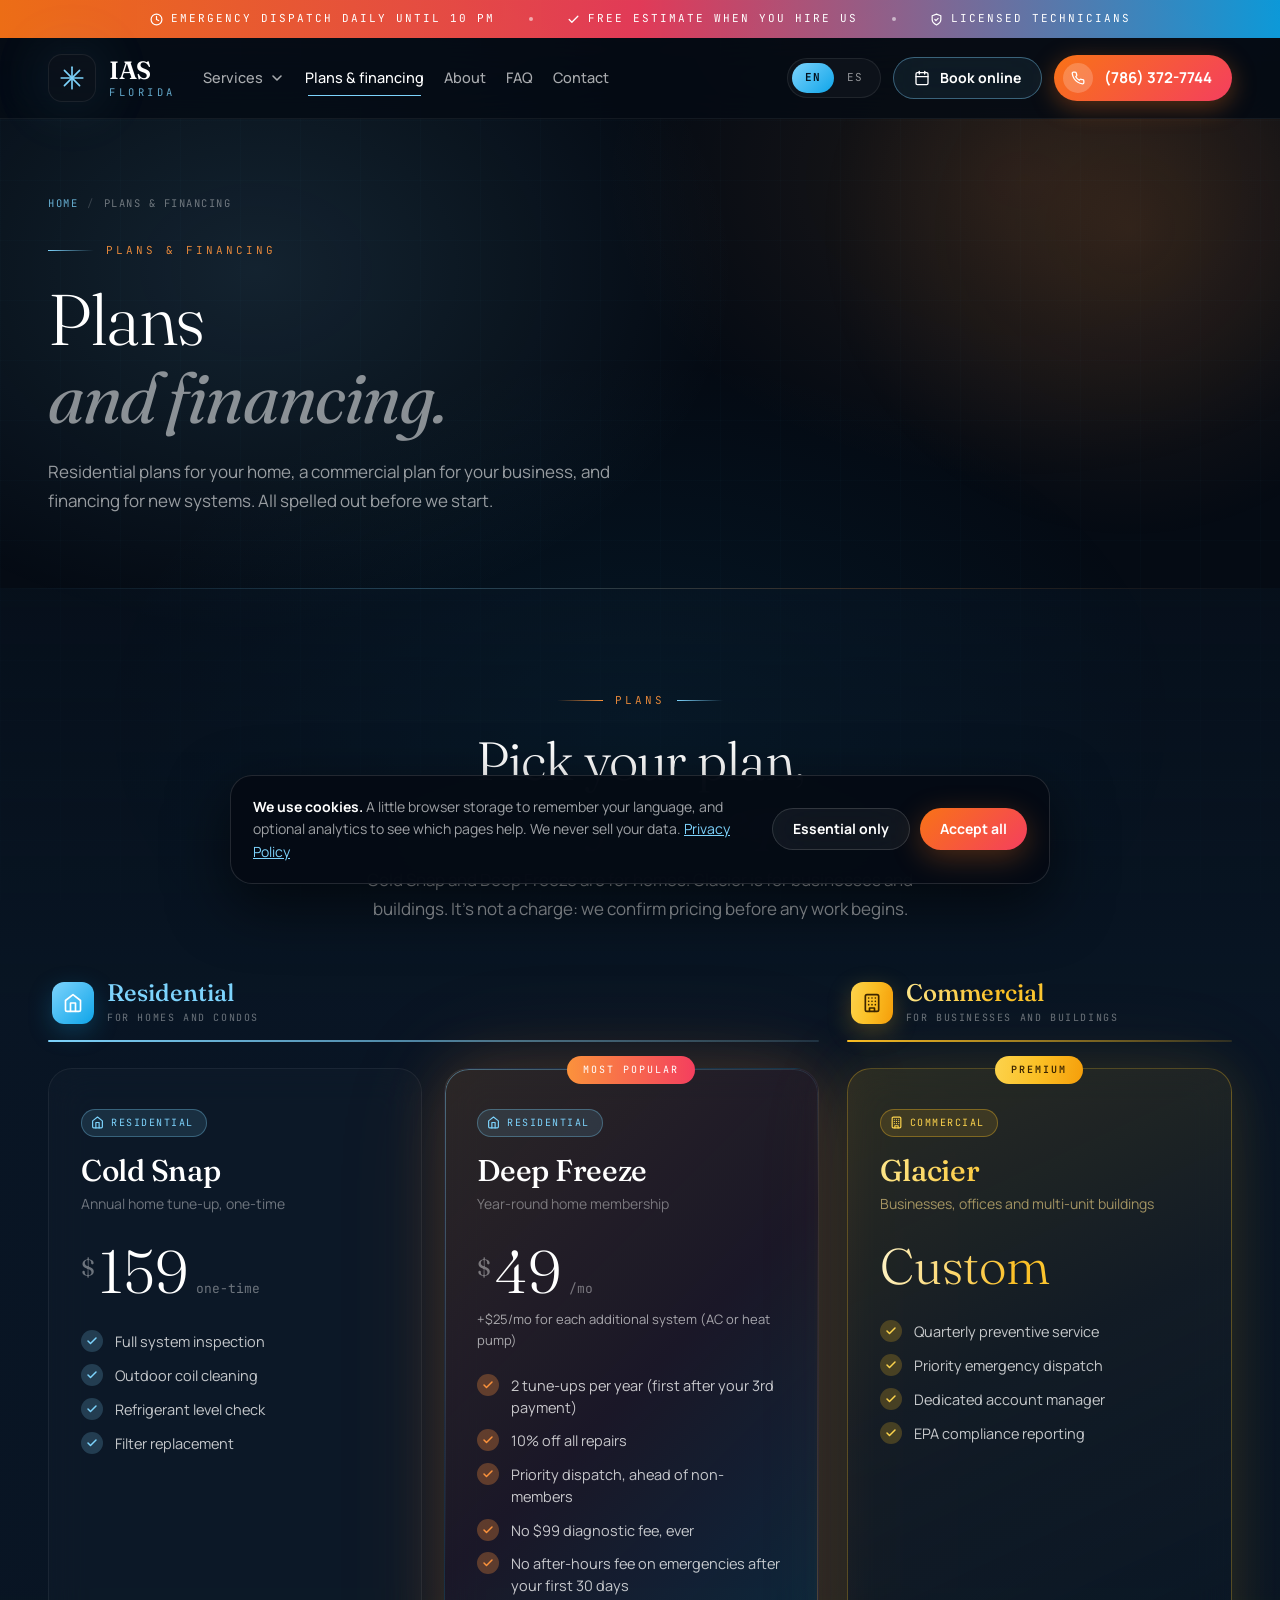
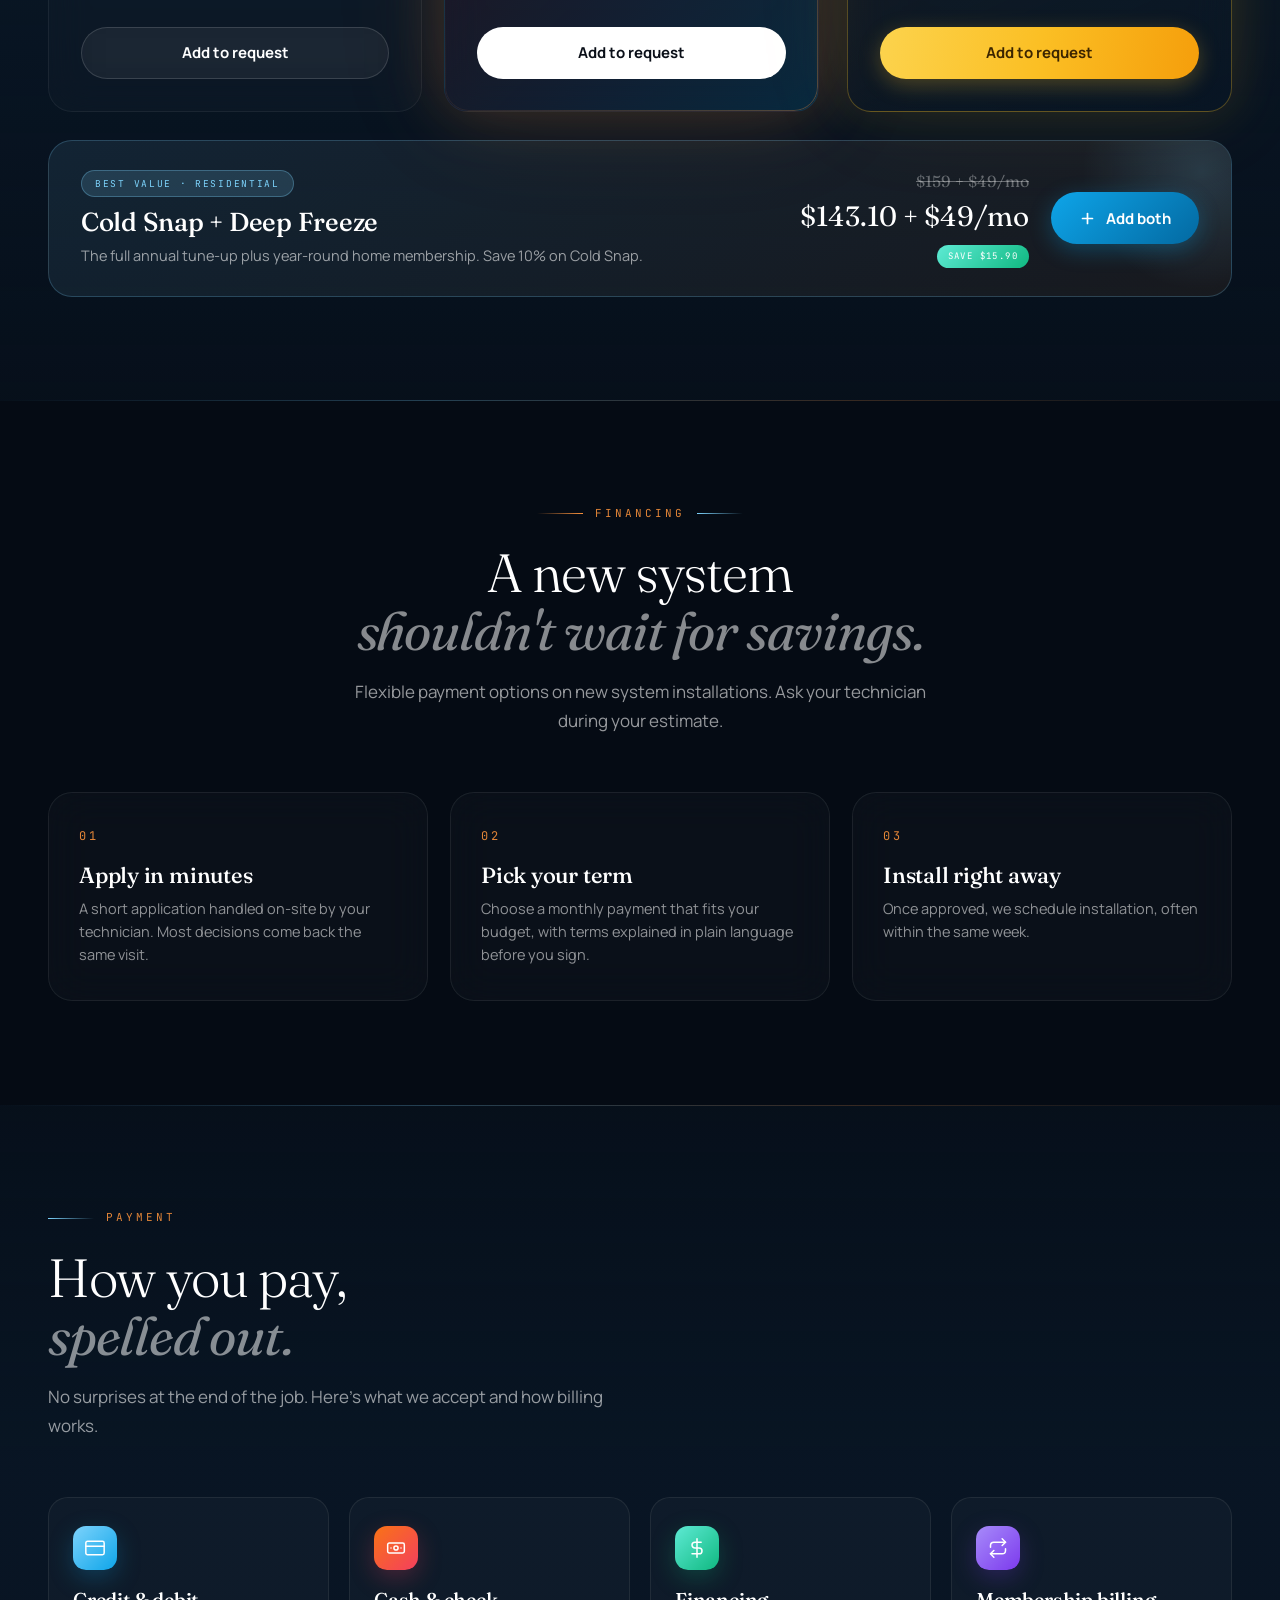
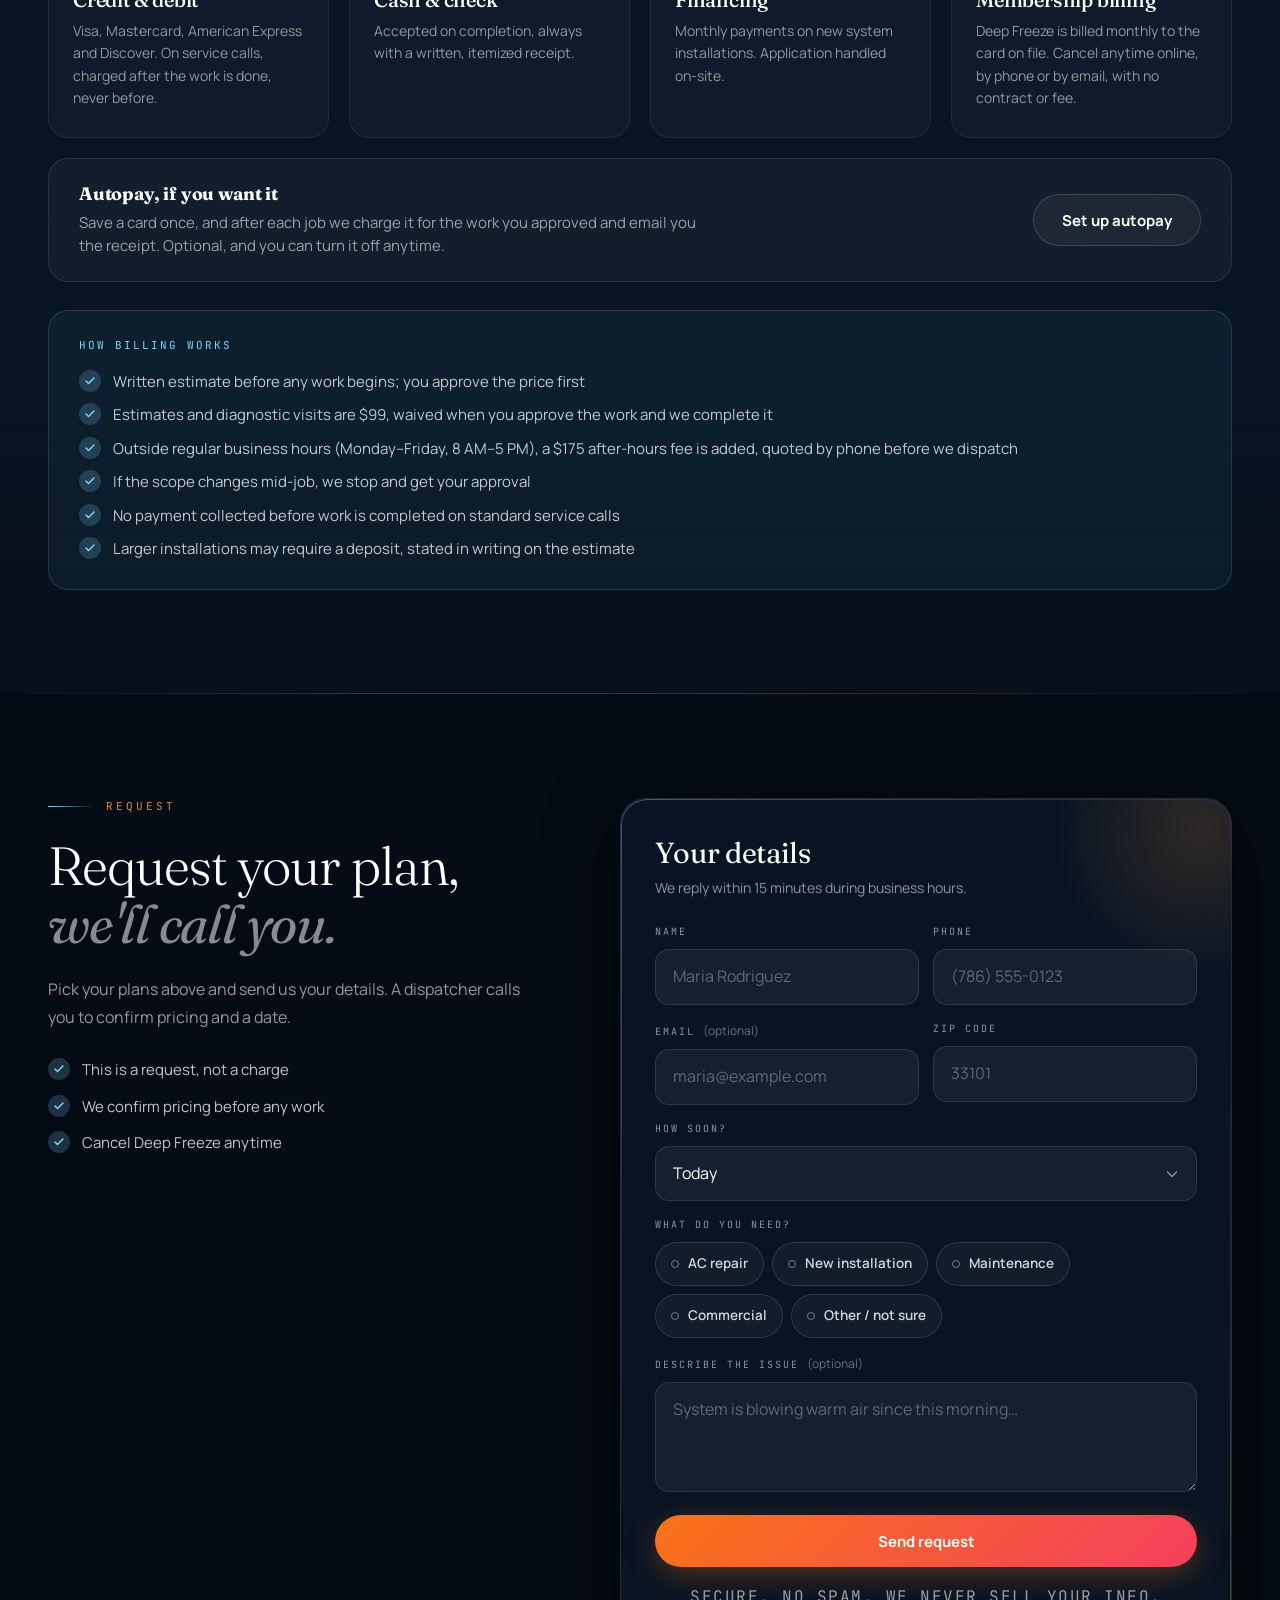
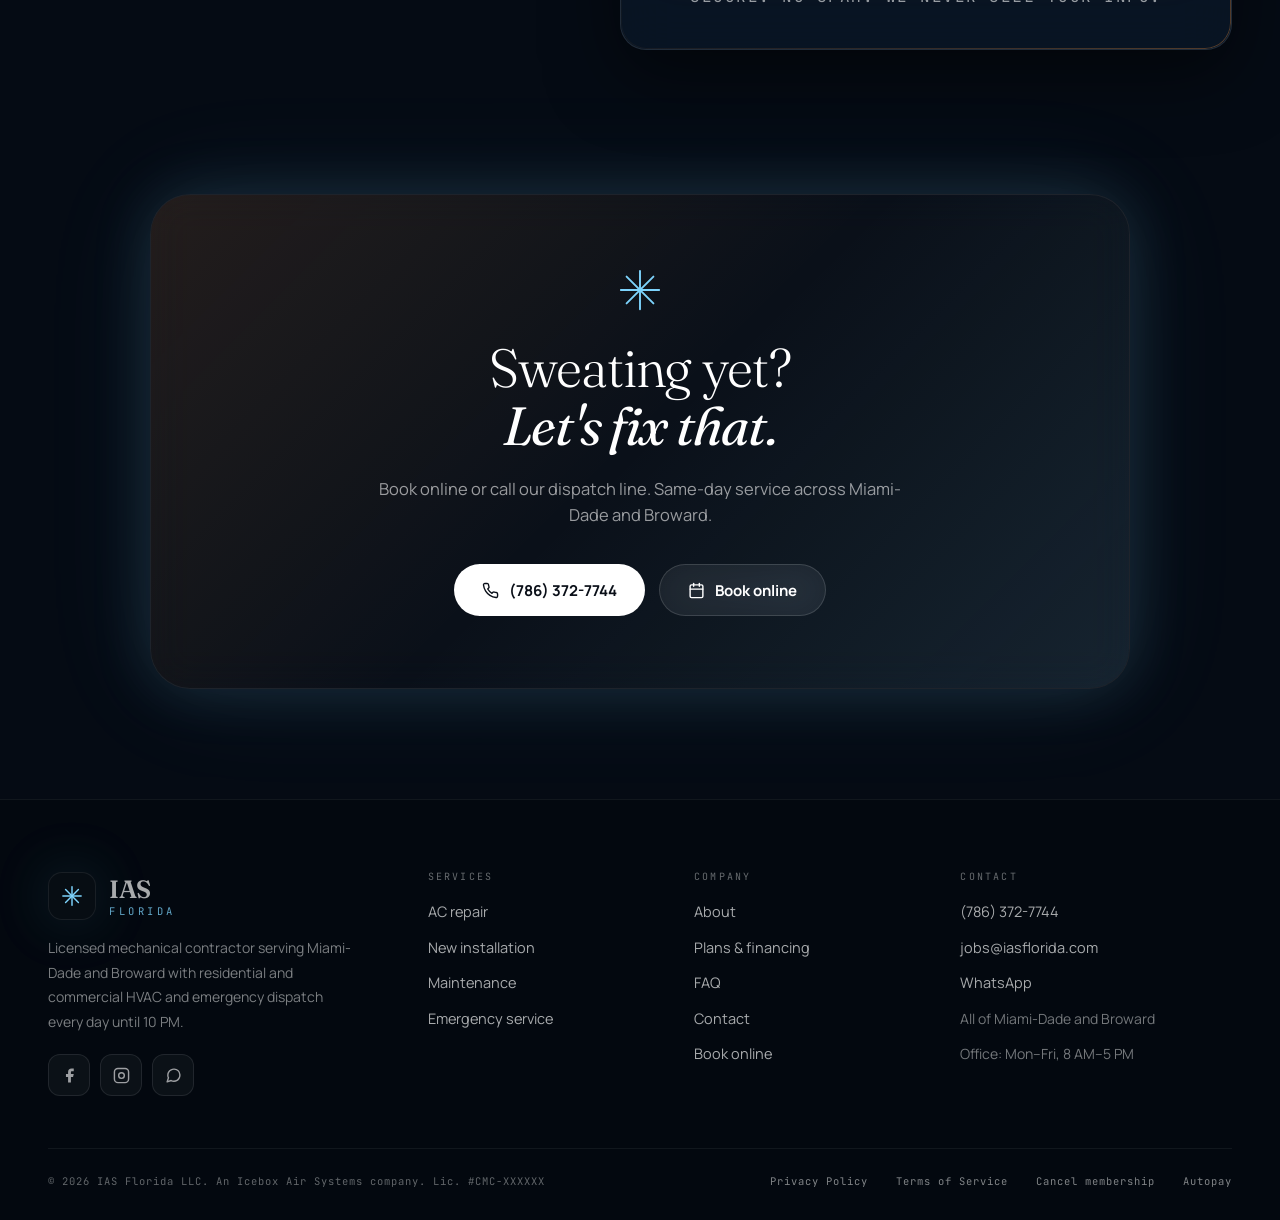
<file: plans.html>
<!DOCTYPE html>
<html lang="en">
<head>
<meta charset="UTF-8">
<meta name="viewport" content="width=device-width, initial-scale=1.0">
<title>Maintenance Plans &amp; Financing | IAS Florida Miami HVAC</title>
<meta name="description" content="Residential HVAC maintenance plans for South Florida homes, commercial plans for businesses, financing on new systems, and how billing works. Call (786) 372-7744.">
<link rel="canonical" href="https://iasflorida.com/plans.html">
<meta name="robots" content="index, follow">
<meta name="theme-color" content="#050b14">
<meta property="og:type" content="website">
<meta property="og:site_name" content="IAS Florida">
<meta property="og:url" content="https://iasflorida.com/plans.html">
<meta property="og:title" content="Maintenance Plans &amp; Financing | IAS Florida Miami HVAC">
<meta property="og:description" content="Residential HVAC maintenance plans for South Florida homes, commercial plans for businesses, financing on new systems, and how billing works. Call (786) 372-7744.">
<meta property="og:image" content="https://iasflorida.com/og-image.jpg">
<meta name="twitter:card" content="summary_large_image">
<meta name="twitter:image" content="https://iasflorida.com/og-image.jpg">
<link rel="icon" href="favicon.ico" sizes="32x32">
<link rel="icon" href="favicon.svg" type="image/svg+xml">
<link rel="apple-touch-icon" href="apple-touch-icon.png">
<link rel="manifest" href="site.webmanifest">
<link rel="preconnect" href="https://fonts.googleapis.com">
<link rel="preconnect" href="https://fonts.gstatic.com" crossorigin>
<link href="https://fonts.googleapis.com/css2?family=Fraunces:ital,opsz,wght@0,9..144,300;0,9..144,400;0,9..144,500;0,9..144,600;1,9..144,300;1,9..144,400&family=JetBrains+Mono:wght@400;500&family=Manrope:wght@400;500;600;700;800&display=swap" rel="stylesheet">
<link rel="stylesheet" href="styles.css">
<script>document.documentElement.classList.add('js')</script>
</head>
<body>
<div class="aurora" aria-hidden="true"></div>
<div class="grid-pattern" aria-hidden="true"></div>
<div class="snow" aria-hidden="true"></div>
<a class="skip" href="#main" data-i18n="a11y.skip">Skip to content</a>
<div class="topbar">
  <span><svg width="13" height="13" viewBox="0 0 24 24" fill="none" stroke="currentColor" stroke-width="2.2" stroke-linecap="round" stroke-linejoin="round" aria-hidden="true"><circle cx="12" cy="12" r="10"/><polyline points="12 6 12 12 16 14"/></svg><span data-i18n="top.1">Emergency dispatch daily until 10 PM</span></span><i></i>
  <span><svg width="13" height="13" viewBox="0 0 24 24" fill="none" stroke="currentColor" stroke-width="2.4" stroke-linecap="round" stroke-linejoin="round" aria-hidden="true"><polyline points="20 6 9 17 4 12"/></svg><span data-i18n="top.2">Free estimate when you hire us</span></span><i></i>
  <span><svg width="13" height="13" viewBox="0 0 24 24" fill="none" stroke="currentColor" stroke-width="2.2" stroke-linecap="round" stroke-linejoin="round" aria-hidden="true"><path d="M12 22s8-4 8-10V5l-8-3-8 3v7c0 6 8 10 8 10z"/><polyline points="9 12 11 14 15 10"/></svg><span data-i18n="top.3">Licensed Technicians</span></span>
</div>
<header class="site-header" id="siteHeader">
  <div class="wrap header-inner">
    <a href="index.html" class="logo" aria-label="IAS Florida, home">
      <span class="logo-mark"><svg width="26" height="26" viewBox="0 0 24 24" fill="none" stroke="#7dd3fc" stroke-width="1.5" stroke-linecap="round" stroke-linejoin="round" aria-hidden="true"><line x1="12" y1="2" x2="12" y2="22"/><line x1="2" y1="12" x2="22" y2="12"/><line x1="5" y1="5" x2="19" y2="19"/><line x1="5" y1="19" x2="19" y2="5"/></svg></span>
      <span class="logo-name"><b>IAS</b><small>FLORIDA</small></span>
    </a>
    <nav class="main-nav" aria-label="Main">
      <div class="nav-drop">
        <button type="button" aria-expanded="false" aria-controls="svcMenu"><span data-i18n="nav.services">Services</span><svg width="16" height="16" viewBox="0 0 24 24" fill="none" stroke="currentColor" stroke-width="2.4" stroke-linecap="round" stroke-linejoin="round" aria-hidden="true"><polyline points="6 9 12 15 18 9"/></svg></button>
        <div class="drop-menu" id="svcMenu">
          <a href="ac-repair.html"><span class="tile t-ice"><svg width="18" height="18" viewBox="0 0 24 24" fill="none" stroke="currentColor" stroke-width="2" stroke-linecap="round" stroke-linejoin="round" aria-hidden="true"><path d="M14.7 6.3a1 1 0 0 0 0 1.4l1.6 1.6a1 1 0 0 0 1.4 0l3.77-3.77a6 6 0 0 1-7.94 7.94l-6.91 6.91a2.12 2.12 0 0 1-3-3l6.91-6.91a6 6 0 0 1 7.94-7.94l-3.76 3.76z"/></svg></span><span><b data-i18n="svc.repair.t">AC repair</b><span class="s" data-i18n="svc.repair.s">Same-day diagnosis and repair</span></span></a>
          <a href="ac-installation.html"><span class="tile t-indigo"><svg width="18" height="18" viewBox="0 0 24 24" fill="none" stroke="currentColor" stroke-width="2" stroke-linecap="round" stroke-linejoin="round" aria-hidden="true"><rect x="2" y="4" width="20" height="16" rx="2"/><circle cx="9" cy="12" r="4"/><line x1="9" y1="8" x2="9" y2="16"/><line x1="5" y1="12" x2="13" y2="12"/><line x1="16" y1="9" x2="19" y2="9"/><line x1="16" y1="12" x2="19" y2="12"/><line x1="16" y1="15" x2="19" y2="15"/></svg></span><span><b data-i18n="svc.install.t">New installation</b><span class="s" data-i18n="svc.install.s">Replacements and new systems, sized right</span></span></a>
          <a href="ac-maintenance.html"><span class="tile t-mint"><svg width="18" height="18" viewBox="0 0 24 24" fill="none" stroke="currentColor" stroke-width="2" stroke-linecap="round" stroke-linejoin="round" aria-hidden="true"><path d="M12 14l4-4"/><path d="M3.34 19a10 10 0 1 1 17.32 0"/></svg></span><span><b data-i18n="svc.maint.t">Maintenance</b><span class="s" data-i18n="svc.maint.s">Tune-ups twice a year</span></span></a>
          <a href="emergency-hvac.html"><span class="tile t-hot"><svg width="18" height="18" viewBox="0 0 24 24" fill="none" stroke="currentColor" stroke-width="2" stroke-linecap="round" stroke-linejoin="round" aria-hidden="true"><polygon points="13 2 3 14 12 14 11 22 21 10 12 10 13 2"/></svg></span><span><b data-i18n="svc.emerg.t">Emergency service</b><span class="s" data-i18n="svc.emerg.s">Dispatch daily until 10 PM</span></span></a>
        </div>
      </div>
      <a href="plans.html" aria-current="page" data-i18n="nav.plans">Plans &amp; financing</a>
      <a href="about.html" data-i18n="nav.about">About</a>
      <a href="faq.html" data-i18n="nav.faq">FAQ</a>
      <a href="contact.html" data-i18n="nav.contact">Contact</a>
    </nav>
    <div class="header-actions">
      <div class="lang" role="group" aria-label="Language / Idioma"><button type="button" data-lang="en" aria-pressed="true">EN</button><button type="button" data-lang="es" aria-pressed="false">ES</button></div>
      <a class="btn btn-ghost btn-sm header-book" href="book.html" data-book><svg width="16" height="16" viewBox="0 0 24 24" fill="none" stroke="currentColor" stroke-width="2" stroke-linecap="round" stroke-linejoin="round" aria-hidden="true"><rect x="3" y="4" width="18" height="18" rx="2"/><line x1="16" y1="2" x2="16" y2="6"/><line x1="8" y1="2" x2="8" y2="6"/><line x1="3" y1="10" x2="21" y2="10"/></svg><span data-i18n="btn.book">Book online</span></a>
      <a class="header-phone" href="tel:+17863727744"><span class="ph-ico"><svg width="14" height="14" viewBox="0 0 24 24" fill="none" stroke="currentColor" stroke-width="2.2" stroke-linecap="round" stroke-linejoin="round" aria-hidden="true"><path d="M22 16.92v3a2 2 0 0 1-2.18 2 19.79 19.79 0 0 1-8.63-3.07 19.5 19.5 0 0 1-6-6 19.79 19.79 0 0 1-3.07-8.67A2 2 0 0 1 4.11 2h3a2 2 0 0 1 2 1.72 12.84 12.84 0 0 0 .7 2.81 2 2 0 0 1-.45 2.11L8.09 9.91a16 16 0 0 0 6 6l1.27-1.27a2 2 0 0 1 2.11-.45 12.84 12.84 0 0 0 2.81.7A2 2 0 0 1 22 16.92z"/></svg></span><span class="t"><small data-i18n="nav.calllabel">Line open 24/7</small><b>(786) 372-7744</b></span></a>
      <button type="button" class="nav-toggle" id="navToggle" aria-expanded="false" aria-controls="mobileMenu" aria-label="Menu"><svg width="22" height="22" viewBox="0 0 24 24" fill="none" stroke="currentColor" stroke-width="2" stroke-linecap="round" stroke-linejoin="round" aria-hidden="true"><line x1="3" y1="7" x2="21" y2="7"/><line x1="3" y1="12" x2="21" y2="12"/><line x1="3" y1="17" x2="21" y2="17"/></svg></button>
    </div>
  </div>
  <div class="mobile-menu" id="mobileMenu">
    <a href="index.html" data-i18n="nav.home">Home</a>
    <a class="m-sub" href="ac-repair.html" data-i18n="svc.repair.t">AC repair</a>
    <a class="m-sub" href="ac-installation.html" data-i18n="svc.install.t">New installation</a>
    <a class="m-sub" href="ac-maintenance.html" data-i18n="svc.maint.t">Maintenance</a>
    <a class="m-sub" href="emergency-hvac.html" data-i18n="svc.emerg.t">Emergency service</a>
    <a href="plans.html" data-i18n="nav.plans">Plans &amp; financing</a>
    <a href="about.html" data-i18n="nav.about">About</a>
    <a href="faq.html" data-i18n="nav.faq">FAQ</a>
    <a href="contact.html" data-i18n="nav.contact">Contact</a>
    <div class="btn-row">
      <a class="btn btn-primary" href="tel:+17863727744"><svg width="17" height="17" viewBox="0 0 24 24" fill="none" stroke="currentColor" stroke-width="2" stroke-linecap="round" stroke-linejoin="round" aria-hidden="true"><path d="M22 16.92v3a2 2 0 0 1-2.18 2 19.79 19.79 0 0 1-8.63-3.07 19.5 19.5 0 0 1-6-6 19.79 19.79 0 0 1-3.07-8.67A2 2 0 0 1 4.11 2h3a2 2 0 0 1 2 1.72 12.84 12.84 0 0 0 .7 2.81 2 2 0 0 1-.45 2.11L8.09 9.91a16 16 0 0 0 6 6l1.27-1.27a2 2 0 0 1 2.11-.45 12.84 12.84 0 0 0 2.81.7A2 2 0 0 1 22 16.92z"/></svg><span>(786) 372-7744</span></a>
      <a class="btn btn-ghost" href="book.html" data-book><span data-i18n="btn.book">Book online</span></a>
    </div>
    <div class="lang" role="group" aria-label="Language / Idioma"><button type="button" data-lang="en" aria-pressed="true">EN</button><button type="button" data-lang="es" aria-pressed="false">ES</button></div>
  </div>
</header>
<main id="main">
<section class="page-head">
  <div class="wrap">
    <nav class="crumbs" aria-label="Breadcrumb"><a href="index.html" data-i18n="crumb.home">Home</a><span aria-hidden="true">/</span><span aria-current="page" data-i18n="pg.crumb">Plans &amp; financing</span></nav>
    <div class="reveal"><div class="eyebrow"><span class="line"></span><span class="text" data-i18n="pg.eyebrow">Plans &amp; financing</span></div></div>
    <h1 class="reveal" data-i18n-html="pg.h1">Plans<br><span class="italic">and financing.</span></h1>
    <p class="lede reveal" data-i18n="pg.lede">Residential plans for your home, a commercial plan for your business, and financing for new systems. All spelled out before we start.</p>
  </div>
</section>

<section class="band band--alt" aria-labelledby="plTitle">
  <div class="wrap">
    <div class="band-head reveal center"><div>
      <div class="eyebrow"><span class="line"></span><span class="text" data-i18n="pl.eyebrow">Plans</span><span class="line"></span></div>
      <h2 id="plTitle" data-i18n-html="pl.title">Pick your plan,<br><span class="italic">add it to your request.</span></h2>
      <p class="lede" data-i18n="pl.lede">Cold Snap and Deep Freeze are for homes. Glacier is for businesses and buildings. It's not a charge: we confirm pricing before any work begins.</p>
    </div></div>
<div class="plan-groups">
  <div class="plan-group plan-group--res">
    <div class="group-label reveal"><span class="tile t-ice"><svg width="20" height="20" viewBox="0 0 24 24" fill="none" stroke="currentColor" stroke-width="2" stroke-linecap="round" stroke-linejoin="round" aria-hidden="true"><path d="M3 9l9-7 9 7v11a2 2 0 0 1-2 2H5a2 2 0 0 1-2-2z"/><polyline points="9 22 9 12 15 12 15 22"/></svg></span><div><b data-i18n="grp.res">Residential</b><span class="s" data-i18n="grp.res.s">For homes and condos</span></div></div>
    <div class="group-cards">
        <article class="plan reveal" id="plan-cold-snap">
          
          <span class="seg seg--res"><svg width="13" height="13" viewBox="0 0 24 24" fill="none" stroke="currentColor" stroke-width="2.2" stroke-linecap="round" stroke-linejoin="round" aria-hidden="true"><path d="M3 9l9-7 9 7v11a2 2 0 0 1-2 2H5a2 2 0 0 1-2-2z"/><polyline points="9 22 9 12 15 12 15 22"/></svg><span data-i18n="seg.res">Residential</span></span>
          <h3>Cold Snap</h3>
          <p class="plan-sub" data-i18n="p1.sub">Annual home tune-up, one-time</p>
          <div class="price"><sup>$</sup><b>159</b><small data-i18n="p1.small">one-time</small></div>
          <ul class="checks">
<li><span class="ck"><svg width="12" height="12" viewBox="0 0 24 24" fill="none" stroke="currentColor" stroke-width="3" stroke-linecap="round" stroke-linejoin="round" aria-hidden="true"><polyline points="20 6 9 17 4 12"/></svg></span><span data-i18n="p1.f1">Full system inspection</span></li>
<li><span class="ck"><svg width="12" height="12" viewBox="0 0 24 24" fill="none" stroke="currentColor" stroke-width="3" stroke-linecap="round" stroke-linejoin="round" aria-hidden="true"><polyline points="20 6 9 17 4 12"/></svg></span><span data-i18n="p1.f2">Outdoor coil cleaning</span></li>
<li><span class="ck"><svg width="12" height="12" viewBox="0 0 24 24" fill="none" stroke="currentColor" stroke-width="3" stroke-linecap="round" stroke-linejoin="round" aria-hidden="true"><polyline points="20 6 9 17 4 12"/></svg></span><span data-i18n="p1.f3">Refrigerant level check</span></li>
<li><span class="ck"><svg width="12" height="12" viewBox="0 0 24 24" fill="none" stroke="currentColor" stroke-width="3" stroke-linecap="round" stroke-linejoin="round" aria-hidden="true"><polyline points="20 6 9 17 4 12"/></svg></span><span data-i18n="p1.f4">Filter replacement</span></li>
</ul>
          <button type="button" class="btn btn-ghost plan-btn" data-plan="cold-snap" data-plan-name="Cold Snap" data-plan-price="159" data-plan-unit="once" aria-pressed="false">Add to request</button>
        </article>
        <article class="plan reveal plan--featured gborder" id="plan-deep-freeze">
          <span class="plan-tag" data-i18n="plan.popular">Most popular</span>
          <span class="seg seg--res"><svg width="13" height="13" viewBox="0 0 24 24" fill="none" stroke="currentColor" stroke-width="2.2" stroke-linecap="round" stroke-linejoin="round" aria-hidden="true"><path d="M3 9l9-7 9 7v11a2 2 0 0 1-2 2H5a2 2 0 0 1-2-2z"/><polyline points="9 22 9 12 15 12 15 22"/></svg><span data-i18n="seg.res">Residential</span></span>
          <h3>Deep Freeze</h3>
          <p class="plan-sub" data-i18n="p2.sub">Year-round home membership</p>
          <div class="price"><sup>$</sup><b>49</b><small data-i18n="p2.small">/mo</small></div>
          <p class="plan-extra" data-i18n="p2.extra">+$25/mo for each additional system (AC or heat pump)</p>
          <ul class="checks">
<li><span class="ck"><svg width="12" height="12" viewBox="0 0 24 24" fill="none" stroke="currentColor" stroke-width="3" stroke-linecap="round" stroke-linejoin="round" aria-hidden="true"><polyline points="20 6 9 17 4 12"/></svg></span><span data-i18n="p2.f1">2 tune-ups per year (first after your 3rd payment)</span></li>
<li><span class="ck"><svg width="12" height="12" viewBox="0 0 24 24" fill="none" stroke="currentColor" stroke-width="3" stroke-linecap="round" stroke-linejoin="round" aria-hidden="true"><polyline points="20 6 9 17 4 12"/></svg></span><span data-i18n="p2.f2">10% off all repairs</span></li>
<li><span class="ck"><svg width="12" height="12" viewBox="0 0 24 24" fill="none" stroke="currentColor" stroke-width="3" stroke-linecap="round" stroke-linejoin="round" aria-hidden="true"><polyline points="20 6 9 17 4 12"/></svg></span><span data-i18n="p2.f3">Priority dispatch, ahead of non-members</span></li>
<li><span class="ck"><svg width="12" height="12" viewBox="0 0 24 24" fill="none" stroke="currentColor" stroke-width="3" stroke-linecap="round" stroke-linejoin="round" aria-hidden="true"><polyline points="20 6 9 17 4 12"/></svg></span><span data-i18n="p2.f4">No $99 diagnostic fee, ever</span></li>
<li><span class="ck"><svg width="12" height="12" viewBox="0 0 24 24" fill="none" stroke="currentColor" stroke-width="3" stroke-linecap="round" stroke-linejoin="round" aria-hidden="true"><polyline points="20 6 9 17 4 12"/></svg></span><span data-i18n="p2.f5">No after-hours fee on emergencies after your first 30 days</span></li>
</ul>
          <button type="button" class="btn btn-white plan-btn" data-plan="deep-freeze" data-plan-name="Deep Freeze" data-plan-price="49" data-plan-unit="month" aria-pressed="false">Add to request</button>
        </article>
    </div>
  </div>
  <div class="plan-group plan-group--com">
    <div class="group-label reveal"><span class="tile t-gold"><svg width="20" height="20" viewBox="0 0 24 24" fill="none" stroke="currentColor" stroke-width="2" stroke-linecap="round" stroke-linejoin="round" aria-hidden="true"><rect x="4" y="2" width="16" height="20" rx="2"/><path d="M9 22v-4h6v4"/><path d="M8 6h.01M12 6h.01M16 6h.01M8 10h.01M12 10h.01M16 10h.01M8 14h.01M12 14h.01M16 14h.01"/></svg></span><div><b data-i18n="grp.com">Commercial</b><span class="s" data-i18n="grp.com.s">For businesses and buildings</span></div></div>
    <div class="group-cards">
        <article class="plan reveal plan--premium" id="plan-glacier">
          <span class="plan-tag" data-i18n="plan.premium">Premium</span>
          <span class="seg seg--com"><svg width="13" height="13" viewBox="0 0 24 24" fill="none" stroke="currentColor" stroke-width="2.2" stroke-linecap="round" stroke-linejoin="round" aria-hidden="true"><rect x="4" y="2" width="16" height="20" rx="2"/><path d="M9 22v-4h6v4"/><path d="M8 6h.01M12 6h.01M16 6h.01M8 10h.01M12 10h.01M16 10h.01M8 14h.01M12 14h.01M16 14h.01"/></svg><span data-i18n="seg.com">Commercial</span></span>
          <h3>Glacier</h3>
          <p class="plan-sub" data-i18n="p3.sub">Businesses, offices and multi-unit buildings</p>
          <div class="price"><b data-i18n="p3.price">Custom</b></div>
          <ul class="checks">
<li><span class="ck"><svg width="12" height="12" viewBox="0 0 24 24" fill="none" stroke="currentColor" stroke-width="3" stroke-linecap="round" stroke-linejoin="round" aria-hidden="true"><polyline points="20 6 9 17 4 12"/></svg></span><span data-i18n="p3.f1">Quarterly preventive service</span></li>
<li><span class="ck"><svg width="12" height="12" viewBox="0 0 24 24" fill="none" stroke="currentColor" stroke-width="3" stroke-linecap="round" stroke-linejoin="round" aria-hidden="true"><polyline points="20 6 9 17 4 12"/></svg></span><span data-i18n="p3.f2">Priority emergency dispatch</span></li>
<li><span class="ck"><svg width="12" height="12" viewBox="0 0 24 24" fill="none" stroke="currentColor" stroke-width="3" stroke-linecap="round" stroke-linejoin="round" aria-hidden="true"><polyline points="20 6 9 17 4 12"/></svg></span><span data-i18n="p3.f3">Dedicated account manager</span></li>
<li><span class="ck"><svg width="12" height="12" viewBox="0 0 24 24" fill="none" stroke="currentColor" stroke-width="3" stroke-linecap="round" stroke-linejoin="round" aria-hidden="true"><polyline points="20 6 9 17 4 12"/></svg></span><span data-i18n="p3.f4">EPA compliance reporting</span></li>
</ul>
          <button type="button" class="btn btn-gold plan-btn" data-plan="glacier" data-plan-name="Glacier" data-plan-price="0" data-plan-unit="custom" aria-pressed="false">Add to request</button>
        </article>
    </div>
  </div>
</div>
    <div class="combo reveal">
      <div>
        <span class="combo-tag" data-i18n="combo.tag">Best value · Residential</span>
        <h3 data-i18n="combo.title">Cold Snap + Deep Freeze</h3>
        <p data-i18n="combo.p">The full annual tune-up plus year-round home membership. Save 10% on Cold Snap.</p>
      </div>
      <div class="combo-act">
        <div class="combo-price"><s>$159 + $49/mo</s><b>$143.10 + $49/mo</b><br><span class="combo-save" data-i18n="combo.save">Save $15.90</span></div>
        <button type="button" class="btn btn-ice" id="comboBtn"><svg width="17" height="17" viewBox="0 0 24 24" fill="none" stroke="currentColor" stroke-width="2.4" stroke-linecap="round" stroke-linejoin="round" aria-hidden="true"><line x1="12" y1="5" x2="12" y2="19"/><line x1="5" y1="12" x2="19" y2="12"/></svg><span>Add both</span></button>
      </div>
    </div>
  </div>
</section>

<section class="band" id="financing" aria-labelledby="finTitle">
  <div class="wrap">
    <div class="band-head reveal center"><div>
      <div class="eyebrow"><span class="line"></span><span class="text" data-i18n="fin.eyebrow">Financing</span><span class="line"></span></div>
      <h2 id="finTitle" data-i18n-html="fin.title">A new system<br><span class="italic">shouldn't wait for savings.</span></h2>
      <p class="lede" data-i18n="fin.lede">Flexible payment options on new system installations. Ask your technician during your estimate.</p>
    </div></div>
    <div class="steps">
      <div class="step reveal"><h3 data-i18n="fin.s1.t">Apply in minutes</h3><p data-i18n="fin.s1.p">A short application handled on-site by your technician. Most decisions come back the same visit.</p></div>
      <div class="step reveal"><h3 data-i18n="fin.s2.t">Pick your term</h3><p data-i18n="fin.s2.p">Choose a monthly payment that fits your budget, with terms explained in plain language before you sign.</p></div>
      <div class="step reveal"><h3 data-i18n="fin.s3.t">Install right away</h3><p data-i18n="fin.s3.p">Once approved, we schedule installation, often within the same week.</p></div>
    </div>
  </div>
</section>

<!-- ⚠️ REVISAR: confirma que estos métodos de pago son los que realmente aceptas. -->
<section class="band band--alt" id="payment" aria-labelledby="payTitle">
  <div class="wrap">
    <div class="band-head reveal"><div>
      <div class="eyebrow"><span class="line"></span><span class="text" data-i18n="pay.eyebrow">Payment</span></div>
      <h2 id="payTitle" data-i18n-html="pay.title">How you pay,<br><span class="italic">spelled out.</span></h2>
      <p class="lede" data-i18n="pay.lede">No surprises at the end of the job. Here's what we accept and how billing works.</p>
    </div></div>
    <div class="pay-grid">
      <div class="pay reveal"><span class="tile t-ice"><svg width="20" height="20" viewBox="0 0 24 24" fill="none" stroke="currentColor" stroke-width="1.8" stroke-linecap="round" stroke-linejoin="round" aria-hidden="true"><rect x="1" y="4" width="22" height="16" rx="2"/><line x1="1" y1="10" x2="23" y2="10"/></svg></span><h3 data-i18n="pay.c1.t">Credit &amp; debit</h3><p data-i18n="pay.c1.d">Visa, Mastercard, American Express and Discover. On service calls, charged after the work is done, never before.</p></div>
      <div class="pay reveal"><span class="tile t-hot"><svg width="20" height="20" viewBox="0 0 24 24" fill="none" stroke="currentColor" stroke-width="1.8" stroke-linecap="round" stroke-linejoin="round" aria-hidden="true"><rect x="2" y="6" width="20" height="12" rx="2"/><circle cx="12" cy="12" r="2.5"/><path d="M6 12h.01M18 12h.01"/></svg></span><h3 data-i18n="pay.c2.t">Cash &amp; check</h3><p data-i18n="pay.c2.d">Accepted on completion, always with a written, itemized receipt.</p></div>
      <div class="pay reveal"><span class="tile t-mint"><svg width="20" height="20" viewBox="0 0 24 24" fill="none" stroke="currentColor" stroke-width="1.8" stroke-linecap="round" stroke-linejoin="round" aria-hidden="true"><line x1="12" y1="1" x2="12" y2="23"/><path d="M17 5H9.5a3.5 3.5 0 0 0 0 7h5a3.5 3.5 0 0 1 0 7H6"/></svg></span><h3 data-i18n="pay.c3.t">Financing</h3><p data-i18n="pay.c3.d">Monthly payments on new system installations. Application handled on-site.</p></div>
      <div class="pay reveal"><span class="tile t-violet"><svg width="20" height="20" viewBox="0 0 24 24" fill="none" stroke="currentColor" stroke-width="1.8" stroke-linecap="round" stroke-linejoin="round" aria-hidden="true"><polyline points="17 1 21 5 17 9"/><path d="M3 11V9a4 4 0 0 1 4-4h14"/><polyline points="7 23 3 19 7 15"/><path d="M21 13v2a4 4 0 0 1-4 4H3"/></svg></span><h3 data-i18n="pay.c4.t">Membership billing</h3><p data-i18n="pay.c4.d">Deep Freeze is billed monthly to the card on file. Cancel anytime online, by phone or by email, with no contract or fee.</p></div>
    </div>
    <div class="autopay-strip">
      <div><h3 data-i18n="pay.ap.t">Autopay, if you want it</h3><p data-i18n="pay.ap.d">Save a card once, and after each job we charge it for the work you approved and email you the receipt. Optional, and you can turn it off anytime.</p></div>
      <a class="btn btn-ghost" href="autopay.html"><span data-i18n="pay.ap.btn">Set up autopay</span></a>
    </div>
    <div class="terms-box reveal">
      <h3 data-i18n="pay.terms">How billing works</h3>
      <ul class="checks">
<li><span class="ck"><svg width="12" height="12" viewBox="0 0 24 24" fill="none" stroke="currentColor" stroke-width="3" stroke-linecap="round" stroke-linejoin="round" aria-hidden="true"><polyline points="20 6 9 17 4 12"/></svg></span><span data-i18n="pay.t1">Written estimate before any work begins; you approve the price first</span></li>
<li><span class="ck"><svg width="12" height="12" viewBox="0 0 24 24" fill="none" stroke="currentColor" stroke-width="3" stroke-linecap="round" stroke-linejoin="round" aria-hidden="true"><polyline points="20 6 9 17 4 12"/></svg></span><span data-i18n="pay.t2">Estimates and diagnostic visits are $99, waived when you approve the work and we complete it</span></li>
<li><span class="ck"><svg width="12" height="12" viewBox="0 0 24 24" fill="none" stroke="currentColor" stroke-width="3" stroke-linecap="round" stroke-linejoin="round" aria-hidden="true"><polyline points="20 6 9 17 4 12"/></svg></span><span data-i18n="pay.t6">Outside regular business hours (Monday–Friday, 8 AM–5 PM), a $175 after-hours fee is added, quoted by phone before we dispatch</span></li>
<li><span class="ck"><svg width="12" height="12" viewBox="0 0 24 24" fill="none" stroke="currentColor" stroke-width="3" stroke-linecap="round" stroke-linejoin="round" aria-hidden="true"><polyline points="20 6 9 17 4 12"/></svg></span><span data-i18n="pay.t3">If the scope changes mid-job, we stop and get your approval</span></li>
<li><span class="ck"><svg width="12" height="12" viewBox="0 0 24 24" fill="none" stroke="currentColor" stroke-width="3" stroke-linecap="round" stroke-linejoin="round" aria-hidden="true"><polyline points="20 6 9 17 4 12"/></svg></span><span data-i18n="pay.t4">No payment collected before work is completed on standard service calls</span></li>
<li><span class="ck"><svg width="12" height="12" viewBox="0 0 24 24" fill="none" stroke="currentColor" stroke-width="3" stroke-linecap="round" stroke-linejoin="round" aria-hidden="true"><polyline points="20 6 9 17 4 12"/></svg></span><span data-i18n="pay.t5">Larger installations may require a deposit, stated in writing on the estimate</span></li>
</ul>
    </div>
  </div>
</section>

<section class="band" id="request" aria-labelledby="rqTitle">
  <div class="wrap split split--wide-text" style="align-items:start">
    <div>
      <div class="eyebrow"><span class="line"></span><span class="text" data-i18n="rq.eyebrow">Request</span></div>
      <h2 id="rqTitle" data-i18n-html="rq.title">Request your plan,<br><span class="italic">we'll call you.</span></h2>
      <p data-i18n="rq.lede">Pick your plans above and send us your details. A dispatcher calls you to confirm pricing and a date.</p>
      <ul class="checks">
<li><span class="ck"><svg width="12" height="12" viewBox="0 0 24 24" fill="none" stroke="currentColor" stroke-width="3" stroke-linecap="round" stroke-linejoin="round" aria-hidden="true"><polyline points="20 6 9 17 4 12"/></svg></span><span data-i18n="rq.c1">This is a request, not a charge</span></li>
<li><span class="ck"><svg width="12" height="12" viewBox="0 0 24 24" fill="none" stroke="currentColor" stroke-width="3" stroke-linecap="round" stroke-linejoin="round" aria-hidden="true"><polyline points="20 6 9 17 4 12"/></svg></span><span data-i18n="rq.c2">We confirm pricing before any work</span></li>
<li><span class="ck"><svg width="12" height="12" viewBox="0 0 24 24" fill="none" stroke="currentColor" stroke-width="3" stroke-linecap="round" stroke-linejoin="round" aria-hidden="true"><polyline points="20 6 9 17 4 12"/></svg></span><span data-i18n="rq.c3">Cancel Deep Freeze anytime</span></li>
</ul>
    </div>
    <div class="card-glass gborder">
    <form id="planForm" data-formspree action="https://formspree.io/f/xrpzbanw" method="POST" novalidate>
      <div class="form-head">
        <h2 data-i18n="rq.form">Your details</h2>
        <p data-i18n="rq.form.p">We reply within 15 minutes during business hours.</p>
      </div>
      <div class="selected-plans" id="selectedPlans"><b data-i18n="f.plans">Plans requested</b><span id="selectedPlansList"></span></div>
      <input type="hidden" name="planes" id="planesInput" value="">
      <div class="form-alert" role="alert"><svg width="18" height="18" viewBox="0 0 24 24" fill="none" stroke="currentColor" stroke-width="2" stroke-linecap="round" stroke-linejoin="round" aria-hidden="true"><circle cx="12" cy="12" r="10"/><line x1="12" y1="8" x2="12" y2="12"/><line x1="12" y1="16" x2="12" y2="16"/></svg><p></p></div>
      <input type="hidden" name="_subject" value="Solicitud de planes - IAS Florida">
      <input type="hidden" name="formulario" value="Planes - Solicitud">
      <input type="text" name="_gotcha" style="display:none" tabindex="-1" autocomplete="off" aria-hidden="true">
      <div class="row-2">
        <div class="field"><label for="planForm-name" data-i18n="f.name">Name</label><input id="planForm-name" class="input" type="text" name="name" autocomplete="name" placeholder="Maria Rodriguez" required></div>
        <div class="field"><label for="planForm-phone" data-i18n="f.phone">Phone</label><input id="planForm-phone" class="input" type="tel" name="phone" autocomplete="tel" inputmode="tel" placeholder="(786) 555-0123" required></div>
      </div>
      <div class="row-2">
        <div class="field"><label for="planForm-email"><span data-i18n="f.email">Email</span> <span class="opt" data-i18n="f.opt">(optional)</span></label><input id="planForm-email" class="input" type="email" name="email" autocomplete="email" placeholder="maria@example.com"></div>
        <div class="field"><label for="planForm-zip" data-i18n="f.zip">ZIP code</label><input id="planForm-zip" class="input" type="text" name="zip" inputmode="numeric" autocomplete="postal-code" placeholder="33101" required></div>
      </div>
      <div class="field"><label for="planForm-urg" data-i18n="f.urgency">How soon?</label>
        <select id="planForm-urg" class="select" name="urgency">
          <option value="Emergency (now)" data-i18n="f.urg.now">Emergency (now)</option>
          <option value="Today" data-i18n="f.urg.today" selected>Today</option>
          <option value="This week" data-i18n="f.urg.week">This week</option>
          <option value="Just planning" data-i18n="f.urg.plan">Just planning</option>
        </select>
      </div>
      <fieldset class="field" style="border:0"><legend class="label" data-i18n="f.service">What do you need?</legend><div class="chips"><label class="chip"><input type="checkbox" name="service" value="repair"><span data-i18n="f.svc.repair">AC repair</span></label><label class="chip"><input type="checkbox" name="service" value="install"><span data-i18n="f.svc.install">New installation</span></label><label class="chip"><input type="checkbox" name="service" value="maintenance"><span data-i18n="f.svc.maint">Maintenance</span></label><label class="chip"><input type="checkbox" name="service" value="commercial"><span data-i18n="f.svc.comm">Commercial</span></label><label class="chip"><input type="checkbox" name="service" value="other"><span data-i18n="f.svc.other">Other / not sure</span></label></div></fieldset>
      <div class="field"><label for="planForm-notes"><span data-i18n="f.notes">Describe the issue</span> <span class="opt" data-i18n="f.opt">(optional)</span></label><textarea id="planForm-notes" class="textarea" name="notes" data-i18n-ph="f.notes.ph" placeholder="System is blowing warm air since this morning…"></textarea></div>
      <button type="submit" class="btn btn-primary btn-block"><span data-i18n="f.send">Send request</span></button>
      <p class="form-meta" data-i18n="f.meta">Secure. No spam. We never sell your info.</p>
    </form>
    <div class="form-success" role="status">
      <div class="ok"><svg width="26" height="26" viewBox="0 0 24 24" fill="none" stroke="currentColor" stroke-width="2.6" stroke-linecap="round" stroke-linejoin="round" aria-hidden="true"><polyline points="20 6 9 17 4 12"/></svg></div>
      <h3 data-i18n="f.ok.title">Request received</h3>
      <p data-i18n="f.ok.p">A dispatcher will reach out shortly. Keep your phone close.</p>
    </div>
    </div>
  </div>
</section>
<section class="cta" aria-labelledby="ctaTitle">
  <div class="wrap">
    <div class="cta-card reveal">
      <div class="cta-ico"><svg width="46" height="46" viewBox="0 0 24 24" fill="none" stroke="currentColor" stroke-width="1" stroke-linecap="round" stroke-linejoin="round" aria-hidden="true"><line x1="12" y1="2" x2="12" y2="22"/><line x1="2" y1="12" x2="22" y2="12"/><line x1="5" y1="5" x2="19" y2="19"/><line x1="5" y1="19" x2="19" y2="5"/></svg></div>
      <h2 id="ctaTitle" data-i18n-html="cta.title">Sweating yet?<br><span class="italic">Let's fix that.</span></h2>
      <p data-i18n="cta.p">Book online or call our dispatch line. Same-day service across Miami-Dade and Broward.</p>
      <div class="btn-row">
        <a class="btn btn-white" href="tel:+17863727744"><svg width="17" height="17" viewBox="0 0 24 24" fill="none" stroke="currentColor" stroke-width="2" stroke-linecap="round" stroke-linejoin="round" aria-hidden="true"><path d="M22 16.92v3a2 2 0 0 1-2.18 2 19.79 19.79 0 0 1-8.63-3.07 19.5 19.5 0 0 1-6-6 19.79 19.79 0 0 1-3.07-8.67A2 2 0 0 1 4.11 2h3a2 2 0 0 1 2 1.72 12.84 12.84 0 0 0 .7 2.81 2 2 0 0 1-.45 2.11L8.09 9.91a16 16 0 0 0 6 6l1.27-1.27a2 2 0 0 1 2.11-.45 12.84 12.84 0 0 0 2.81.7A2 2 0 0 1 22 16.92z"/></svg><span>(786) 372-7744</span></a>
        <a class="btn btn-ghost" href="book.html" data-book><svg width="17" height="17" viewBox="0 0 24 24" fill="none" stroke="currentColor" stroke-width="2" stroke-linecap="round" stroke-linejoin="round" aria-hidden="true"><rect x="3" y="4" width="18" height="18" rx="2"/><line x1="16" y1="2" x2="16" y2="6"/><line x1="8" y1="2" x2="8" y2="6"/><line x1="3" y1="10" x2="21" y2="10"/></svg><span data-i18n="btn.book">Book online</span></a>
      </div>
    </div>
  </div>
</section>
</main>

<footer class="site-footer">
  <div class="wrap">
    <div class="footer-grid">
      <div class="footer-about">
        <a href="index.html" class="logo" aria-label="IAS Florida, home">
          <span class="logo-mark"><svg width="22" height="22" viewBox="0 0 24 24" fill="none" stroke="#7dd3fc" stroke-width="1.6" stroke-linecap="round" stroke-linejoin="round" aria-hidden="true"><line x1="12" y1="2" x2="12" y2="22"/><line x1="2" y1="12" x2="22" y2="12"/><line x1="5" y1="5" x2="19" y2="19"/><line x1="5" y1="19" x2="19" y2="5"/></svg></span>
          <span class="logo-name"><b>IAS</b><small>FLORIDA</small></span>
        </a>
        <p data-i18n="footer.blurb">Licensed mechanical contractor serving Miami-Dade and Broward with residential and commercial HVAC and emergency dispatch every day until 10 PM.</p>
        <!-- Perfiles sociales. Borra los que no uses: un enlace roto resta confianza.
             GOOGLE BUSINESS: cuando tu ficha esté verificada, agrega aquí otro <a> con su enlace de Maps. -->
        <div class="social">
          <a href="https://www.facebook.com/profile.php?id=61593211452054" target="_blank" rel="noopener" aria-label="Facebook"><svg width="17" height="17" viewBox="0 0 24 24" fill="currentColor" aria-hidden="true"><path d="M18 2h-3a5 5 0 0 0-5 5v3H7v4h3v8h4v-8h3l1-4h-4V7a1 1 0 0 1 1-1h3z"/></svg></a>
          <a href="https://www.instagram.com/iasflorida" target="_blank" rel="noopener" aria-label="Instagram"><svg width="17" height="17" viewBox="0 0 24 24" fill="none" stroke="currentColor" stroke-width="2" aria-hidden="true"><rect x="2" y="2" width="20" height="20" rx="5"/><circle cx="12" cy="12" r="4"/><line x1="17.5" y1="6.5" x2="17.5" y2="6.5"/></svg></a>
          <a href="https://wa.me/17863727744" target="_blank" rel="noopener" aria-label="WhatsApp"><svg width="17" height="17" viewBox="0 0 24 24" fill="none" stroke="currentColor" stroke-width="2" stroke-linecap="round" stroke-linejoin="round" aria-hidden="true"><path d="M21 11.5a8.38 8.38 0 0 1-.9 3.8 8.5 8.5 0 0 1-7.6 4.7 8.38 8.38 0 0 1-3.8-.9L3 21l1.9-5.7a8.38 8.38 0 0 1-.9-3.8 8.5 8.5 0 0 1 4.7-7.6 8.38 8.38 0 0 1 3.8-.9h.5a8.48 8.48 0 0 1 8 8v.5z"/></svg></a>
        </div>
      </div>
      <div>
        <h2 data-i18n="footer.services">Services</h2>
        <ul>
          <li><a href="ac-repair.html" data-i18n="svc.repair.t">AC repair</a></li>
          <li><a href="ac-installation.html" data-i18n="svc.install.t">New installation</a></li>
          <li><a href="ac-maintenance.html" data-i18n="svc.maint.t">Maintenance</a></li>
          <li><a href="emergency-hvac.html" data-i18n="svc.emerg.t">Emergency service</a></li>
        </ul>
      </div>
      <div>
        <h2 data-i18n="footer.company">Company</h2>
        <ul>
          <li><a href="about.html" data-i18n="nav.about">About</a></li>
          <li><a href="plans.html" data-i18n="nav.plans">Plans &amp; financing</a></li>
          <li><a href="faq.html" data-i18n="nav.faq">FAQ</a></li>
          <li><a href="contact.html" data-i18n="nav.contact">Contact</a></li>
          <li><a href="book.html" data-book data-i18n="btn.book">Book online</a></li>
        </ul>
      </div>
      <div>
        <h2 data-i18n="footer.contact">Contact</h2>
        <ul>
          <li><a href="tel:+17863727744">(786) 372-7744</a></li>
          <li><a href="mailto:jobs@iasflorida.com">jobs@iasflorida.com</a></li>
          <li><a href="https://wa.me/17863727744" target="_blank" rel="noopener">WhatsApp</a></li>
          <li><span style="color:rgba(255,255,255,.45);font-size:14px" data-i18n="footer.area">All of Miami-Dade and Broward</span></li>
          <li><span style="color:rgba(255,255,255,.45);font-size:14px" data-i18n="footer.hours">Office: Mon–Fri, 8 AM–5 PM</span></li>
        </ul>
      </div>
    </div>
    <div class="footer-base">
      <!-- ⚠️ REEMPLAZAR: número de licencia real (CMC-XXXXXX) -->
      <span>&copy; 2026 IAS Florida LLC. <span data-i18n="footer.parent">An Icebox Air Systems company</span>. Lic. #CMC-XXXXXX</span>
      <span><a href="privacy.html" data-i18n="footer.privacy">Privacy Policy</a> &nbsp;&nbsp; <a href="terms.html" data-i18n="footer.terms">Terms of Service</a> &nbsp;&nbsp; <a href="cancel.html" data-i18n="footer.cancel">Cancel membership</a> &nbsp;&nbsp; <a href="autopay.html" data-i18n="footer.autopay">Autopay</a></span>
    </div>
  </div>
</footer>

<div class="mobile-bar">
  <a class="btn btn-primary" href="tel:+17863727744"><svg width="17" height="17" viewBox="0 0 24 24" fill="none" stroke="currentColor" stroke-width="2" stroke-linecap="round" stroke-linejoin="round" aria-hidden="true"><path d="M22 16.92v3a2 2 0 0 1-2.18 2 19.79 19.79 0 0 1-8.63-3.07 19.5 19.5 0 0 1-6-6 19.79 19.79 0 0 1-3.07-8.67A2 2 0 0 1 4.11 2h3a2 2 0 0 1 2 1.72 12.84 12.84 0 0 0 .7 2.81 2 2 0 0 1-.45 2.11L8.09 9.91a16 16 0 0 0 6 6l1.27-1.27a2 2 0 0 1 2.11-.45 12.84 12.84 0 0 0 2.81.7A2 2 0 0 1 22 16.92z"/></svg><span data-i18n="mb.call">Call now</span></a>
  <a class="btn btn-ghost" href="book.html" data-book><svg width="17" height="17" viewBox="0 0 24 24" fill="none" stroke="currentColor" stroke-width="2" stroke-linecap="round" stroke-linejoin="round" aria-hidden="true"><rect x="3" y="4" width="18" height="18" rx="2"/><line x1="16" y1="2" x2="16" y2="6"/><line x1="8" y1="2" x2="8" y2="6"/><line x1="3" y1="10" x2="21" y2="10"/></svg><span data-i18n="mb.book">Book online</span></a>
</div>

<div class="cookie-bar" id="cookieBar" role="region" aria-label="Cookies">
  <p data-i18n-html="cookie.body"><b>We use cookies.</b> A little browser storage to remember your language, and optional analytics to see which pages help. We never sell your data. <a href="privacy.html">Privacy Policy</a></p>
  <div class="cookie-actions">
    <button type="button" class="btn btn-sm btn-ghost" id="cookieDecline" data-i18n="cookie.decline">Essential only</button>
    <button type="button" class="btn btn-sm btn-primary" id="cookieAccept" data-i18n="cookie.accept">Accept all</button>
  </div>
</div>

<div class="modal" id="thanksModal" role="dialog" aria-modal="true" aria-labelledby="thanksTitle">
  <div class="modal-box">
    <div class="ok"><svg width="28" height="28" viewBox="0 0 24 24" fill="none" stroke="currentColor" stroke-width="2.6" stroke-linecap="round" stroke-linejoin="round" aria-hidden="true"><polyline points="20 6 9 17 4 12"/></svg></div>
    <h2 id="thanksTitle" data-i18n="modal.title">Thank you for trusting IAS Florida</h2>
    <p data-i18n="modal.p">We received your request. A dispatcher will call you back shortly; during business hours, usually within 15 minutes.</p>
    <button type="button" class="btn btn-primary" id="thanksBtn" data-i18n="modal.btn">Perfect, thanks</button>
    <span class="modal-tel" data-i18n-html="modal.tel">Urgent? Call <a href="tel:+17863727744">(786) 372-7744</a>. We dispatch emergencies every day until 10 PM.</span>
  </div>
</div>

<button type="button" class="cart-fab" id="cartFab"><svg width="18" height="18" viewBox="0 0 24 24" fill="none" stroke="currentColor" stroke-width="2" stroke-linecap="round" stroke-linejoin="round" aria-hidden="true"><circle cx="9" cy="21" r="1"/><circle cx="20" cy="21" r="1"/><path d="M1 1h4l2.68 13.39a2 2 0 0 0 2 1.61h9.72a2 2 0 0 0 2-1.61L23 6H6"/></svg><span class="label">View request</span><span class="count">0</span></button>
<div class="cart-overlay" id="cartOverlay"></div>
<aside class="cart-panel" id="cartPanel" aria-label="Selected plans">
  <div class="cart-head">
    <div><h2 data-i18n="cart.title">Your plans</h2><p data-i18n="cart.sub">Select one or more</p></div>
    <button type="button" class="cart-close" id="cartClose" aria-label="Close"><svg width="18" height="18" viewBox="0 0 24 24" fill="none" stroke="currentColor" stroke-width="2" stroke-linecap="round" stroke-linejoin="round" aria-hidden="true"><line x1="18" y1="6" x2="6" y2="18"/><line x1="6" y1="6" x2="18" y2="18"/></svg></button>
  </div>
  <div class="cart-body" id="cartBody"></div>
  <div class="cart-foot">
    <div class="cart-discount" id="cartDiscount"><span data-i18n="cart.discount">Combo discount, 10% off Cold Snap</span><strong id="cartDiscountAmount">—</strong></div>
    <div class="cart-total"><span data-i18n="cart.total">Estimated total</span><strong id="cartTotal">—</strong></div>
    <p class="cart-note" data-i18n="cart.note">Not a charge. We confirm pricing before any work begins.</p>
    <button type="button" class="btn btn-primary btn-block" id="cartSubmit"><span data-i18n="cart.submit">Request these plans</span></button>
  </div>
</aside>
<script>
/* Textos en español de esta página */
window.PAGE_ES = {
 "grp.res": "Residencial",
 "grp.res.s": "Para casas y condominios",
 "grp.com": "Comercial",
 "grp.com.s": "Para negocios y edificios",
 "p1.sub": "Mantenimiento anual del hogar, pago único",
 "p1.small": "pago único",
 "p1.f1": "Inspección completa del sistema",
 "p1.f2": "Limpieza del serpentín exterior",
 "p1.f3": "Revisión del nivel de refrigerante",
 "p1.f4": "Cambio de filtro",
 "p2.sub": "Membresía del hogar todo el año",
 "p2.small": "/mes",
 "p2.extra": "+$25/mes por cada equipo adicional (AC o bomba de calor)",
 "plan.popular": "Más popular",
 "plan.premium": "Premium",
 "p2.f1": "2 mantenimientos al año (el primero tras tu 3.er pago)",
 "p2.f2": "10% en todas las reparaciones",
 "p2.f3": "Despacho prioritario, antes que los no miembros",
 "p2.f4": "Nunca pagas el diagnóstico de $99",
 "p2.f5": "Sin cargo fuera de horario en emergencias tras tus primeros 30 días",
 "p3.sub": "Negocios, oficinas y edificios multi-unidad",
 "p3.price": "A la medida",
 "p3.f1": "Servicio preventivo trimestral",
 "p3.f2": "Despacho de emergencia prioritario",
 "p3.f3": "Gerente de cuenta dedicado",
 "p3.f4": "Reportes de cumplimiento EPA",
 "plan.choose": "Elegir",
 "plan.quote": "Pedir cotización comercial",
 "pg.crumb": "Planes y financiamiento",
 "pg.eyebrow": "Planes y financiamiento",
 "pg.h1": "Planes<br><span class=\"italic\">y financiamiento.</span>",
 "pg.lede": "Planes residenciales para tu casa, un plan comercial para tu negocio, y financiamiento para equipos nuevos. Todo explicado antes de empezar.",
 "pl.eyebrow": "Planes",
 "pl.title": "Elige tu plan,<br><span class=\"italic\">agrégalo a tu solicitud.</span>",
 "pl.lede": "Cold Snap y Deep Freeze son para hogares. Glacier es para negocios y edificios. No es un cobro: confirmamos precios antes de empezar.",
 "combo.tag": "Mejor valor · Residencial",
 "combo.title": "Cold Snap + Deep Freeze",
 "combo.p": "El mantenimiento anual completo más la membresía del hogar todo el año. Ahorras 10% en Cold Snap.",
 "combo.save": "Ahorras $15.90",
 "fin.eyebrow": "Financiamiento",
 "fin.title": "Un equipo nuevo<br><span class=\"italic\">no debería esperar.</span>",
 "fin.lede": "Opciones de pago flexibles en instalaciones de equipos nuevos. Pregúntale a tu técnico durante tu cotización.",
 "fin.s1.t": "Aplica en minutos",
 "fin.s1.p": "Una solicitud corta que tu técnico gestiona en sitio. La mayoría de las decisiones llegan en la misma visita.",
 "fin.s2.t": "Elige tu plazo",
 "fin.s2.p": "Escoge un pago mensual que se ajuste a tu presupuesto, con términos explicados claramente antes de firmar.",
 "fin.s3.t": "Instalamos enseguida",
 "fin.s3.p": "Una vez aprobado, agendamos la instalación, con frecuencia esa misma semana.",
 "pay.eyebrow": "Pagos",
 "pay.title": "Cómo se paga,<br><span class=\"italic\">sin letra chica.</span>",
 "pay.lede": "Sin sorpresas al final del trabajo. Esto es lo que aceptamos y así funciona la facturación.",
 "pay.c1.t": "Crédito y débito",
 "pay.c1.d": "Visa, Mastercard, American Express y Discover. En visitas de servicio, se cobra al terminar el trabajo, nunca antes.",
 "pay.c2.t": "Efectivo y cheque",
 "pay.c2.d": "Aceptados al completar el trabajo, siempre con recibo detallado por escrito.",
 "pay.c3.t": "Financiamiento",
 "pay.c3.d": "Pagos mensuales en instalaciones de equipos nuevos. Solicitud en sitio.",
 "pay.c4.t": "Cobro de membresía",
 "pay.c4.d": "Deep Freeze se cobra mensualmente a la tarjeta registrada. Cancela cuando quieras en línea, por teléfono o por correo, sin contrato ni penalización.",
 "pay.ap.t": "Pago automático, si lo quieres",
 "pay.ap.btn": "Activar pago automático",
 "pay.ap.d": "Guarda tu tarjeta una vez y, al terminar cada trabajo, cobramos lo que aprobaste y te enviamos el recibo por correo. Es opcional y puedes desactivarlo cuando quieras.",
 "pay.terms": "Cómo funciona la facturación",
 "pay.t1": "Cotización por escrito antes de empezar; tú apruebas el precio primero",
 "pay.t2": "Cotizaciones y diagnósticos cuestan $99, y no los cobramos si apruebas el trabajo y lo completamos",
 "pay.t6": "Fuera del horario regular (lunes a viernes, 8 AM–5 PM) se suma un cargo de $175, confirmado por teléfono antes de despachar",
 "pay.t3": "Si el alcance cambia a mitad del trabajo, paramos y pedimos tu aprobación",
 "pay.t4": "En visitas de servicio estándar no cobramos nada antes de terminar",
 "pay.t5": "Las instalaciones grandes pueden requerir anticipo, indicado por escrito en la cotización",
 "rq.eyebrow": "Solicitud",
 "rq.title": "Solicita tu plan,<br><span class=\"italic\">te llamamos.</span>",
 "rq.lede": "Elige tus planes arriba y envíanos tus datos. Un despachador te llama para confirmar precio y fecha.",
 "rq.c1": "No es un cobro, solo una solicitud",
 "rq.c2": "Confirmamos el precio antes de cualquier trabajo",
 "rq.c3": "Deep Freeze se cancela cuando quieras",
 "rq.form": "Tus datos",
 "rq.form.p": "Respondemos en menos de 15 minutos en horario laboral.",
 "f.send": "Enviar solicitud",
 "cart.title": "Tus planes",
 "cart.sub": "Elige uno o varios",
 "cart.discount": "Descuento combo, 10% en Cold Snap",
 "cart.total": "Total estimado",
 "cart.note": "No es un cobro. Confirmamos precios antes de empezar.",
 "cart.submit": "Solicitar estos planes"
};
</script>
<script src="site.js" defer></script>
<!-- Housecall Pro: todo se conecta desde housecall-pro.js -->
<script src="housecall-pro.js" defer></script>
</body>
</html>
</file>
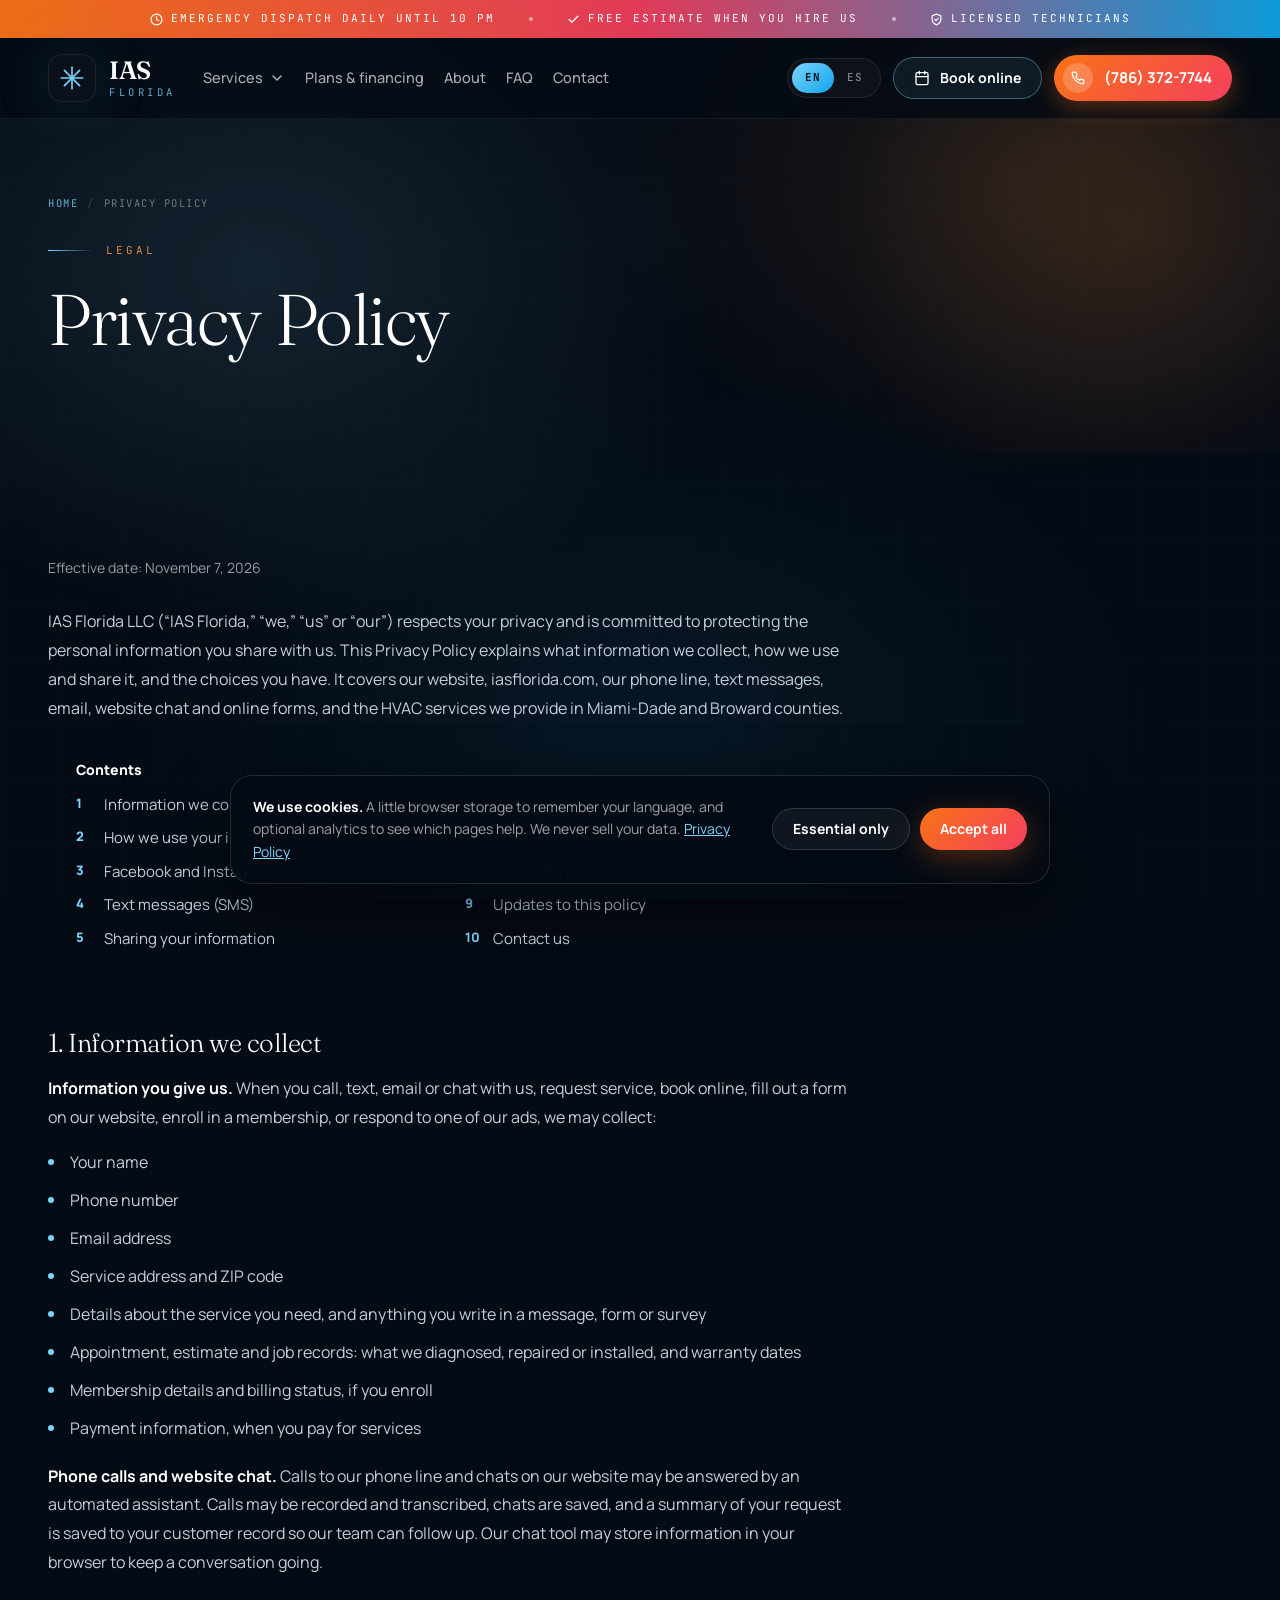
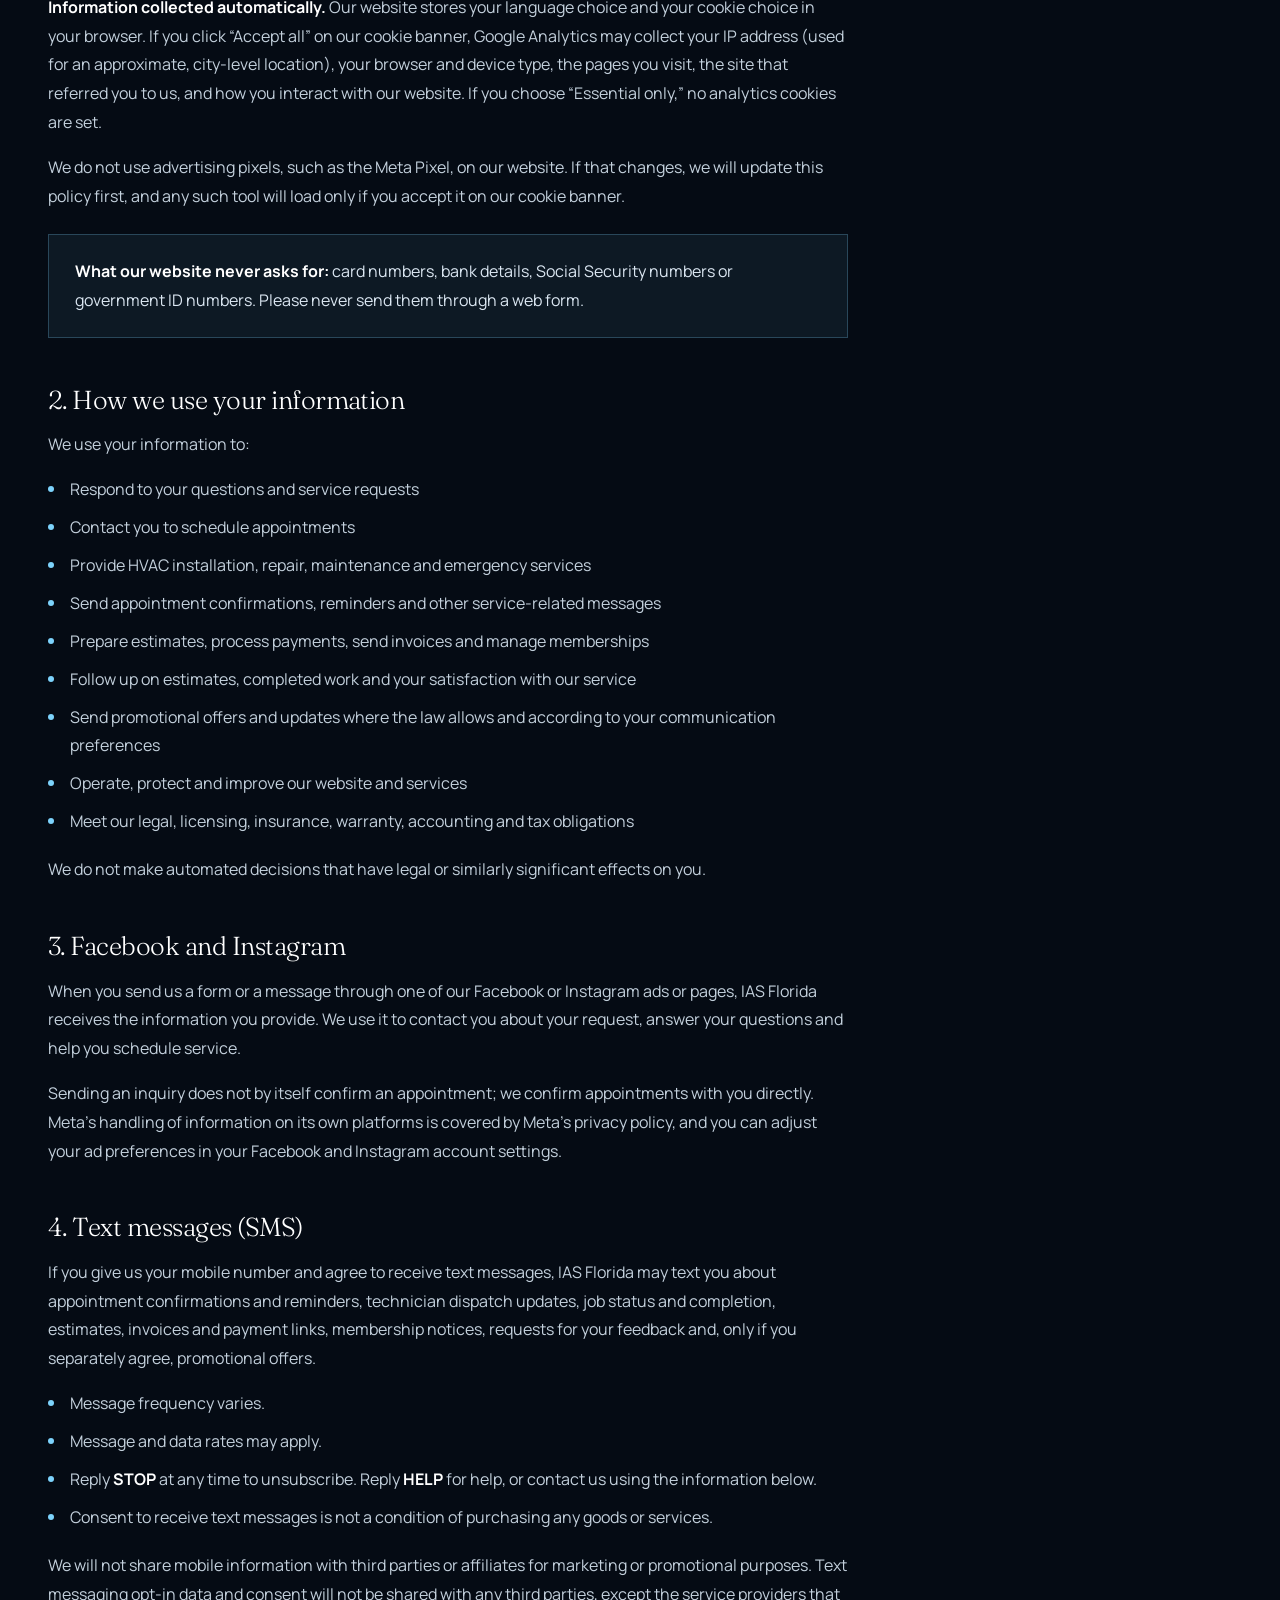
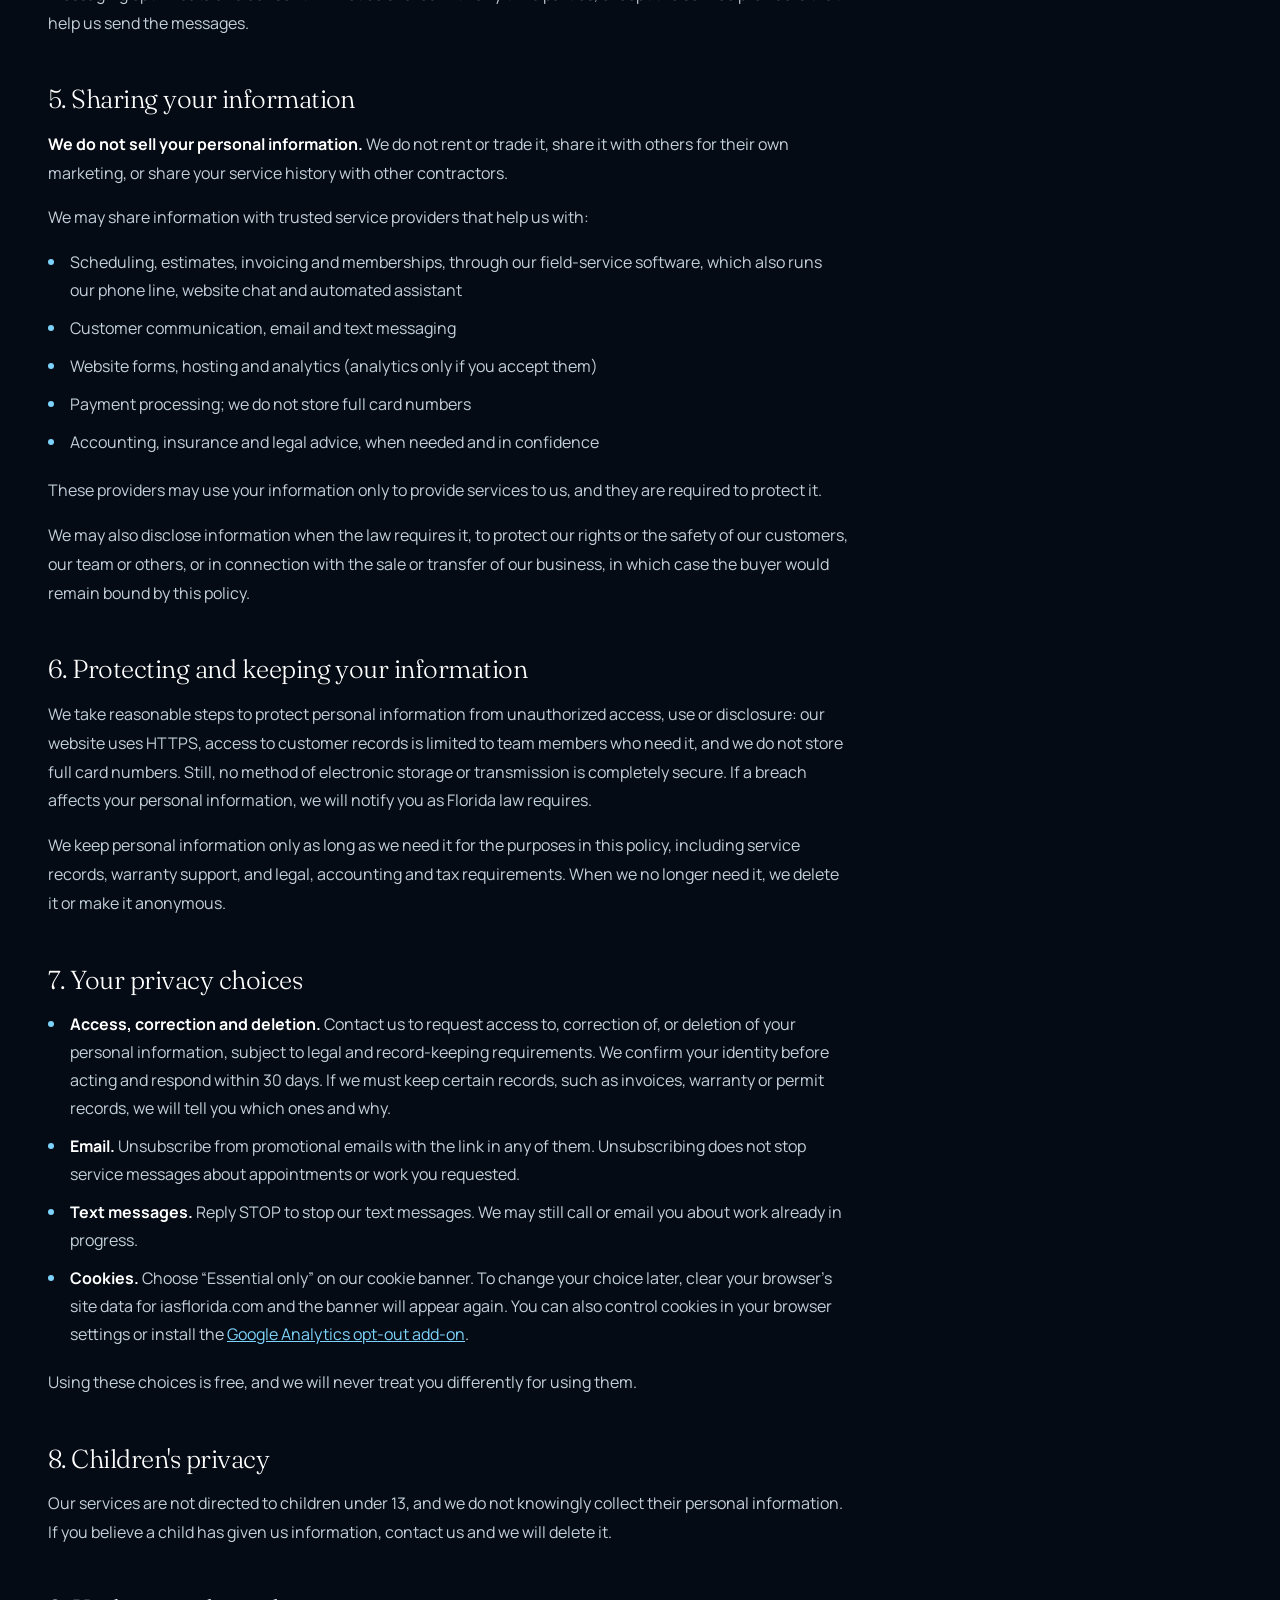
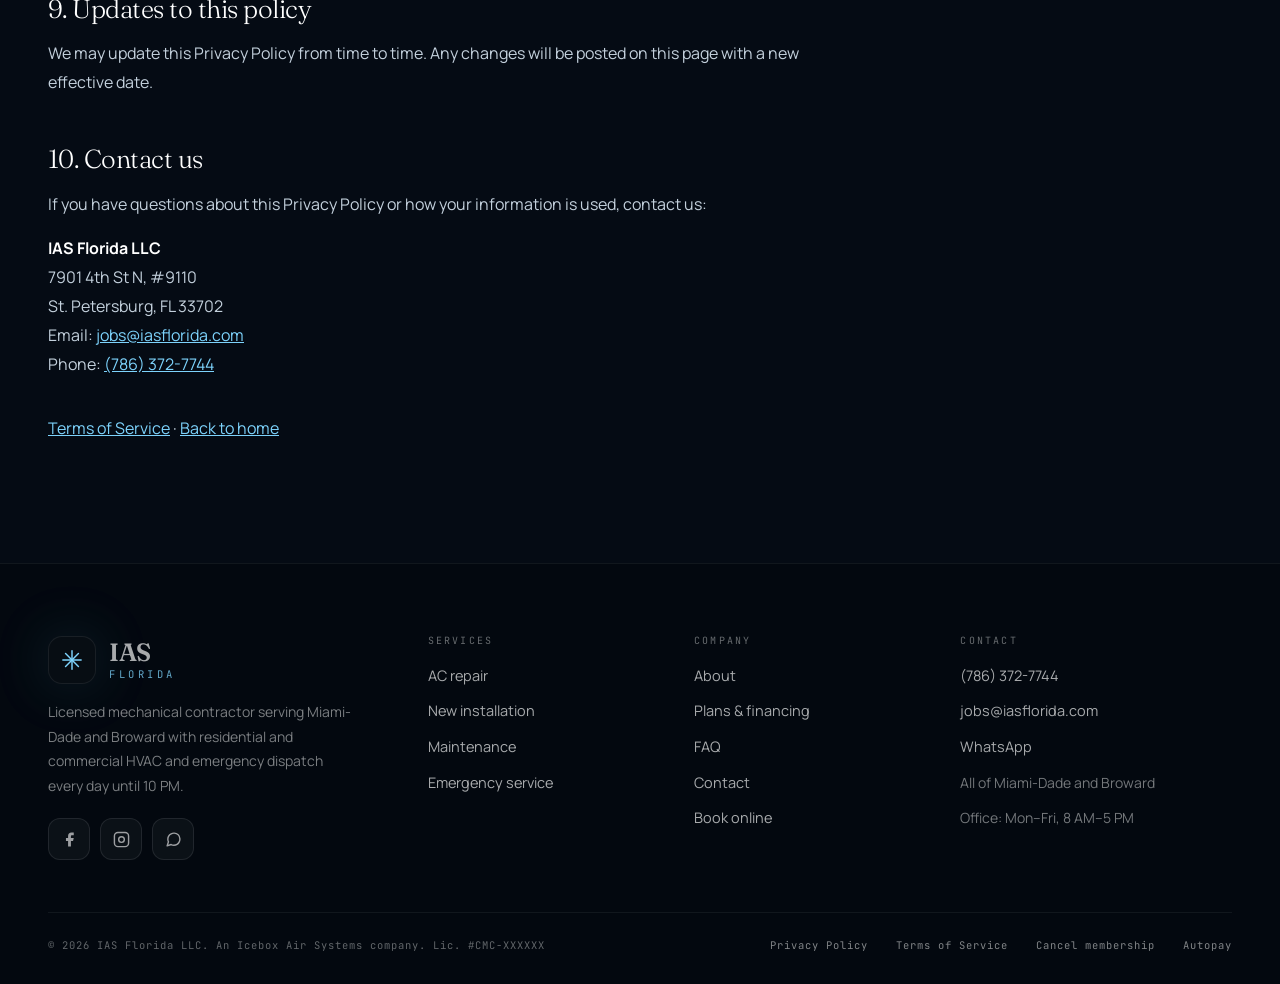
<file: privacy.html>
<!DOCTYPE html>
<html lang="en">
<head>
<meta charset="UTF-8">
<meta name="viewport" content="width=device-width, initial-scale=1.0">
<title>Privacy Policy | IAS Florida</title>
<meta name="description" content="How IAS Florida LLC collects, uses, shares and protects your information, including phone calls, text messages and your privacy choices.">
<link rel="canonical" href="https://iasflorida.com/privacy.html">
<meta name="robots" content="index, follow">
<meta name="theme-color" content="#050b14">
<meta property="og:type" content="website">
<meta property="og:site_name" content="IAS Florida">
<meta property="og:url" content="https://iasflorida.com/privacy.html">
<meta property="og:title" content="Privacy Policy | IAS Florida">
<meta property="og:description" content="How IAS Florida LLC collects, uses, shares and protects your information, including phone calls, text messages and your privacy choices.">
<meta property="og:image" content="https://iasflorida.com/og-image.jpg">
<meta name="twitter:card" content="summary_large_image">
<meta name="twitter:image" content="https://iasflorida.com/og-image.jpg">
<link rel="icon" href="favicon.ico" sizes="32x32">
<link rel="icon" href="favicon.svg" type="image/svg+xml">
<link rel="apple-touch-icon" href="apple-touch-icon.png">
<link rel="manifest" href="site.webmanifest">
<link rel="preconnect" href="https://fonts.googleapis.com">
<link rel="preconnect" href="https://fonts.gstatic.com" crossorigin>
<link href="https://fonts.googleapis.com/css2?family=Fraunces:ital,opsz,wght@0,9..144,300;0,9..144,400;0,9..144,500;0,9..144,600;1,9..144,300;1,9..144,400&family=JetBrains+Mono:wght@400;500&family=Manrope:wght@400;500;600;700;800&display=swap" rel="stylesheet">
<link rel="stylesheet" href="styles.css">
<script>document.documentElement.classList.add('js')</script>
<style>
/* Estilos propios de las páginas legales */
.legal{max-width:800px}
.legal h2{font-size:26px;margin:46px 0 14px;line-height:1.25;scroll-margin-top:96px}
.legal h2:first-of-type{margin-top:0}
.legal h3{font-family:var(--sans);font-size:16.5px;font-weight:800;color:#fff;margin:26px 0 10px;letter-spacing:0}
.legal p{color:#c3d0dc;line-height:1.8;margin-bottom:16px;max-width:none}
.legal ul{list-style:none;margin:0 0 20px}
.legal li{color:#c3d0dc;line-height:1.75;padding-left:22px;position:relative;margin-bottom:10px}
.legal li::before{content:'';position:absolute;left:0;top:11px;width:6px;height:6px;border-radius:50%;background:var(--ice)}
.legal a{color:var(--ice)}
.legal strong{color:#fff}
.fill{color:var(--sun);font-weight:700;background:rgba(251,146,60,.12);padding:1px 7px;border-radius:5px;font-size:.92em}
.updated{font-size:14px;color:var(--muted);margin-bottom:28px}
.legal-note{max-width:800px;padding:22px 26px;border-radius:var(--r-md);background:rgba(251,146,60,.09);border:1px solid rgba(251,146,60,.3);margin-bottom:36px}
.legal-note p{color:#fde3b6;font-size:14.5px;margin:0 0 10px}
.legal-note p:last-child{margin-bottom:0}
.toc{max-width:800px;padding:24px 28px;border-radius:var(--r-md);background:var(--night-2);border:1px solid var(--line-d);margin-bottom:44px}
.toc h4{font-family:var(--sans);font-size:14px;font-weight:800;margin-bottom:14px;letter-spacing:0}
.toc ol{counter-reset:t;list-style:none;columns:2;column-gap:34px}
.toc li{counter-increment:t;padding-left:28px;position:relative;margin-bottom:8px;break-inside:avoid}
.toc li::before{content:counter(t);position:absolute;left:0;top:1px;font-size:13px;font-weight:800;color:var(--ice)}
.toc a{color:#c3d0dc;font-size:15px;text-decoration:none}
.toc a:hover{color:#fff;text-decoration:underline}
.callout{padding:22px 26px;border-radius:var(--r-md);background:rgba(125,211,252,.07);border:1px solid rgba(125,211,252,.25);margin:24px 0}
.callout p{margin-bottom:0;color:#dbe7f2}
.cap{padding:24px 28px;border-radius:var(--r-md);background:rgba(251,146,60,.08);border:1px solid rgba(251,146,60,.3);margin:24px 0}
.cap p{margin-bottom:0;color:#f3e3d3}
@media(max-width:640px){.toc ol{columns:1}.legal h2{font-size:23px}.toc,.legal-note{padding:18px 20px}}
html[lang="es"] .lang-en{display:none}
html:not([lang="es"]) .lang-es{display:none}
</style>
</head>
<body>
<div class="aurora" aria-hidden="true"></div>
<div class="grid-pattern" aria-hidden="true"></div>
<div class="snow" aria-hidden="true"></div>
<a class="skip" href="#main" data-i18n="a11y.skip">Skip to content</a>
<div class="topbar">
  <span><svg width="13" height="13" viewBox="0 0 24 24" fill="none" stroke="currentColor" stroke-width="2.2" stroke-linecap="round" stroke-linejoin="round" aria-hidden="true"><circle cx="12" cy="12" r="10"/><polyline points="12 6 12 12 16 14"/></svg><span data-i18n="top.1">Emergency dispatch daily until 10 PM</span></span><i></i>
  <span><svg width="13" height="13" viewBox="0 0 24 24" fill="none" stroke="currentColor" stroke-width="2.4" stroke-linecap="round" stroke-linejoin="round" aria-hidden="true"><polyline points="20 6 9 17 4 12"/></svg><span data-i18n="top.2">Free estimate when you hire us</span></span><i></i>
  <span><svg width="13" height="13" viewBox="0 0 24 24" fill="none" stroke="currentColor" stroke-width="2.2" stroke-linecap="round" stroke-linejoin="round" aria-hidden="true"><path d="M12 22s8-4 8-10V5l-8-3-8 3v7c0 6 8 10 8 10z"/><polyline points="9 12 11 14 15 10"/></svg><span data-i18n="top.3">Licensed Technicians</span></span>
</div>
<header class="site-header" id="siteHeader">
  <div class="wrap header-inner">
    <a href="index.html" class="logo" aria-label="IAS Florida, home">
      <span class="logo-mark"><svg width="26" height="26" viewBox="0 0 24 24" fill="none" stroke="#7dd3fc" stroke-width="1.5" stroke-linecap="round" stroke-linejoin="round" aria-hidden="true"><line x1="12" y1="2" x2="12" y2="22"/><line x1="2" y1="12" x2="22" y2="12"/><line x1="5" y1="5" x2="19" y2="19"/><line x1="5" y1="19" x2="19" y2="5"/></svg></span>
      <span class="logo-name"><b>IAS</b><small>FLORIDA</small></span>
    </a>
    <nav class="main-nav" aria-label="Main">
      <div class="nav-drop">
        <button type="button" aria-expanded="false" aria-controls="svcMenu"><span data-i18n="nav.services">Services</span><svg width="16" height="16" viewBox="0 0 24 24" fill="none" stroke="currentColor" stroke-width="2.4" stroke-linecap="round" stroke-linejoin="round" aria-hidden="true"><polyline points="6 9 12 15 18 9"/></svg></button>
        <div class="drop-menu" id="svcMenu">
          <a href="ac-repair.html"><span class="tile t-ice"><svg width="18" height="18" viewBox="0 0 24 24" fill="none" stroke="currentColor" stroke-width="2" stroke-linecap="round" stroke-linejoin="round" aria-hidden="true"><path d="M14.7 6.3a1 1 0 0 0 0 1.4l1.6 1.6a1 1 0 0 0 1.4 0l3.77-3.77a6 6 0 0 1-7.94 7.94l-6.91 6.91a2.12 2.12 0 0 1-3-3l6.91-6.91a6 6 0 0 1 7.94-7.94l-3.76 3.76z"/></svg></span><span><b data-i18n="svc.repair.t">AC repair</b><span class="s" data-i18n="svc.repair.s">Same-day diagnosis and repair</span></span></a>
          <a href="ac-installation.html"><span class="tile t-indigo"><svg width="18" height="18" viewBox="0 0 24 24" fill="none" stroke="currentColor" stroke-width="2" stroke-linecap="round" stroke-linejoin="round" aria-hidden="true"><rect x="2" y="4" width="20" height="16" rx="2"/><circle cx="9" cy="12" r="4"/><line x1="9" y1="8" x2="9" y2="16"/><line x1="5" y1="12" x2="13" y2="12"/><line x1="16" y1="9" x2="19" y2="9"/><line x1="16" y1="12" x2="19" y2="12"/><line x1="16" y1="15" x2="19" y2="15"/></svg></span><span><b data-i18n="svc.install.t">New installation</b><span class="s" data-i18n="svc.install.s">Replacements and new systems, sized right</span></span></a>
          <a href="ac-maintenance.html"><span class="tile t-mint"><svg width="18" height="18" viewBox="0 0 24 24" fill="none" stroke="currentColor" stroke-width="2" stroke-linecap="round" stroke-linejoin="round" aria-hidden="true"><path d="M12 14l4-4"/><path d="M3.34 19a10 10 0 1 1 17.32 0"/></svg></span><span><b data-i18n="svc.maint.t">Maintenance</b><span class="s" data-i18n="svc.maint.s">Tune-ups twice a year</span></span></a>
          <a href="emergency-hvac.html"><span class="tile t-hot"><svg width="18" height="18" viewBox="0 0 24 24" fill="none" stroke="currentColor" stroke-width="2" stroke-linecap="round" stroke-linejoin="round" aria-hidden="true"><polygon points="13 2 3 14 12 14 11 22 21 10 12 10 13 2"/></svg></span><span><b data-i18n="svc.emerg.t">Emergency service</b><span class="s" data-i18n="svc.emerg.s">Dispatch daily until 10 PM</span></span></a>
        </div>
      </div>
      <a href="plans.html" data-i18n="nav.plans">Plans &amp; financing</a>
      <a href="about.html" data-i18n="nav.about">About</a>
      <a href="faq.html" data-i18n="nav.faq">FAQ</a>
      <a href="contact.html" data-i18n="nav.contact">Contact</a>
    </nav>
    <div class="header-actions">
      <div class="lang" role="group" aria-label="Language / Idioma"><button type="button" data-lang="en" aria-pressed="true">EN</button><button type="button" data-lang="es" aria-pressed="false">ES</button></div>
      <a class="btn btn-ghost btn-sm header-book" href="book.html" data-book><svg width="16" height="16" viewBox="0 0 24 24" fill="none" stroke="currentColor" stroke-width="2" stroke-linecap="round" stroke-linejoin="round" aria-hidden="true"><rect x="3" y="4" width="18" height="18" rx="2"/><line x1="16" y1="2" x2="16" y2="6"/><line x1="8" y1="2" x2="8" y2="6"/><line x1="3" y1="10" x2="21" y2="10"/></svg><span data-i18n="btn.book">Book online</span></a>
      <a class="header-phone" href="tel:+17863727744"><span class="ph-ico"><svg width="14" height="14" viewBox="0 0 24 24" fill="none" stroke="currentColor" stroke-width="2.2" stroke-linecap="round" stroke-linejoin="round" aria-hidden="true"><path d="M22 16.92v3a2 2 0 0 1-2.18 2 19.79 19.79 0 0 1-8.63-3.07 19.5 19.5 0 0 1-6-6 19.79 19.79 0 0 1-3.07-8.67A2 2 0 0 1 4.11 2h3a2 2 0 0 1 2 1.72 12.84 12.84 0 0 0 .7 2.81 2 2 0 0 1-.45 2.11L8.09 9.91a16 16 0 0 0 6 6l1.27-1.27a2 2 0 0 1 2.11-.45 12.84 12.84 0 0 0 2.81.7A2 2 0 0 1 22 16.92z"/></svg></span><span class="t"><small data-i18n="nav.calllabel">Line open 24/7</small><b>(786) 372-7744</b></span></a>
      <button type="button" class="nav-toggle" id="navToggle" aria-expanded="false" aria-controls="mobileMenu" aria-label="Menu"><svg width="22" height="22" viewBox="0 0 24 24" fill="none" stroke="currentColor" stroke-width="2" stroke-linecap="round" stroke-linejoin="round" aria-hidden="true"><line x1="3" y1="7" x2="21" y2="7"/><line x1="3" y1="12" x2="21" y2="12"/><line x1="3" y1="17" x2="21" y2="17"/></svg></button>
    </div>
  </div>
  <div class="mobile-menu" id="mobileMenu">
    <a href="index.html" data-i18n="nav.home">Home</a>
    <a class="m-sub" href="ac-repair.html" data-i18n="svc.repair.t">AC repair</a>
    <a class="m-sub" href="ac-installation.html" data-i18n="svc.install.t">New installation</a>
    <a class="m-sub" href="ac-maintenance.html" data-i18n="svc.maint.t">Maintenance</a>
    <a class="m-sub" href="emergency-hvac.html" data-i18n="svc.emerg.t">Emergency service</a>
    <a href="plans.html" data-i18n="nav.plans">Plans &amp; financing</a>
    <a href="about.html" data-i18n="nav.about">About</a>
    <a href="faq.html" data-i18n="nav.faq">FAQ</a>
    <a href="contact.html" data-i18n="nav.contact">Contact</a>
    <div class="btn-row">
      <a class="btn btn-primary" href="tel:+17863727744"><svg width="17" height="17" viewBox="0 0 24 24" fill="none" stroke="currentColor" stroke-width="2" stroke-linecap="round" stroke-linejoin="round" aria-hidden="true"><path d="M22 16.92v3a2 2 0 0 1-2.18 2 19.79 19.79 0 0 1-8.63-3.07 19.5 19.5 0 0 1-6-6 19.79 19.79 0 0 1-3.07-8.67A2 2 0 0 1 4.11 2h3a2 2 0 0 1 2 1.72 12.84 12.84 0 0 0 .7 2.81 2 2 0 0 1-.45 2.11L8.09 9.91a16 16 0 0 0 6 6l1.27-1.27a2 2 0 0 1 2.11-.45 12.84 12.84 0 0 0 2.81.7A2 2 0 0 1 22 16.92z"/></svg><span>(786) 372-7744</span></a>
      <a class="btn btn-ghost" href="book.html" data-book><span data-i18n="btn.book">Book online</span></a>
    </div>
    <div class="lang" role="group" aria-label="Language / Idioma"><button type="button" data-lang="en" aria-pressed="true">EN</button><button type="button" data-lang="es" aria-pressed="false">ES</button></div>
  </div>
</header>
<main id="main">
<section class="page-head">
  <div class="wrap">
    <nav class="crumbs" aria-label="Breadcrumb"><a href="index.html" data-i18n="crumb.home">Home</a><span aria-hidden="true">/</span><span aria-current="page" data-i18n="pg.crumb">Privacy Policy</span></nav>
    <div class="eyebrow"><span class="line"></span><span class="text" data-i18n="pg.legal">Legal</span></div>
    <h1 data-i18n="pg.h1">Privacy Policy</h1>
  </div>
</section>
<section class="band legal-page">
  <div class="wrap">
  <div class="lang-en" lang="en">
    <div class="updated">Effective date: November 7, 2026</div>
    <div class="legal"><p>IAS Florida LLC (“IAS Florida,” “we,” “us” or “our”) respects your privacy and is committed to protecting the personal information you share with us. This Privacy Policy explains what information we collect, how we use and share it, and the choices you have. It covers our website, iasflorida.com, our phone line, text messages, email, website chat and online forms, and the HVAC services we provide in Miami-Dade and Broward counties.</p></div>
    <div class="toc">
      <h4>Contents</h4>
      <ol>
        <li><a href="#p1">Information we collect</a></li>
        <li><a href="#p2">How we use your information</a></li>
        <li><a href="#p3">Facebook and Instagram</a></li>
        <li><a href="#p4">Text messages (SMS)</a></li>
        <li><a href="#p5">Sharing your information</a></li>
        <li><a href="#p6">Protecting and keeping your information</a></li>
        <li><a href="#p7">Your privacy choices</a></li>
        <li><a href="#p8">Children's privacy</a></li>
        <li><a href="#p9">Updates to this policy</a></li>
        <li><a href="#p10">Contact us</a></li>
      </ol>
    </div>
    <div class="legal">
      <h2 id="p1">1. Information we collect</h2>
      <p><strong>Information you give us.</strong> When you call, text, email or chat with us, request service, book online, fill out a form on our website, enroll in a membership, or respond to one of our ads, we may collect:</p>
      <ul>
        <li>Your name</li>
        <li>Phone number</li>
        <li>Email address</li>
        <li>Service address and ZIP code</li>
        <li>Details about the service you need, and anything you write in a message, form or survey</li>
        <li>Appointment, estimate and job records: what we diagnosed, repaired or installed, and warranty dates</li>
        <li>Membership details and billing status, if you enroll</li>
        <li>Payment information, when you pay for services</li>
      </ul>
      <p><strong>Phone calls and website chat.</strong> Calls to our phone line and chats on our website may be answered by an automated assistant. Calls may be recorded and transcribed, chats are saved, and a summary of your request is saved to your customer record so our team can follow up. Our chat tool may store information in your browser to keep a conversation going.</p>
      <p><strong>Information collected automatically.</strong> Our website stores your language choice and your cookie choice in your browser. If you click “Accept all” on our cookie banner, Google Analytics may collect your IP address (used for an approximate, city-level location), your browser and device type, the pages you visit, the site that referred you to us, and how you interact with our website. If you choose “Essential only,” no analytics cookies are set.</p>
      <p>We do not use advertising pixels, such as the Meta Pixel, on our website. If that changes, we will update this policy first, and any such tool will load only if you accept it on our cookie banner.</p>
      <div class="callout"><p><strong>What our website never asks for:</strong> card numbers, bank details, Social Security numbers or government ID numbers. Please never send them through a web form.</p></div>
      <h2 id="p2">2. How we use your information</h2>
      <p>We use your information to:</p>
      <ul>
        <li>Respond to your questions and service requests</li>
        <li>Contact you to schedule appointments</li>
        <li>Provide HVAC installation, repair, maintenance and emergency services</li>
        <li>Send appointment confirmations, reminders and other service-related messages</li>
        <li>Prepare estimates, process payments, send invoices and manage memberships</li>
        <li>Follow up on estimates, completed work and your satisfaction with our service</li>
        <li>Send promotional offers and updates where the law allows and according to your communication preferences</li>
        <li>Operate, protect and improve our website and services</li>
        <li>Meet our legal, licensing, insurance, warranty, accounting and tax obligations</li>
      </ul>
      <p>We do not make automated decisions that have legal or similarly significant effects on you.</p>
      <h2 id="p3">3. Facebook and Instagram</h2>
      <p>When you send us a form or a message through one of our Facebook or Instagram ads or pages, IAS Florida receives the information you provide. We use it to contact you about your request, answer your questions and help you schedule service.</p>
      <p>Sending an inquiry does not by itself confirm an appointment; we confirm appointments with you directly. Meta’s handling of information on its own platforms is covered by Meta’s privacy policy, and you can adjust your ad preferences in your Facebook and Instagram account settings.</p>
      <h2 id="p4">4. Text messages (SMS)</h2>
      <p>If you give us your mobile number and agree to receive text messages, IAS Florida may text you about appointment confirmations and reminders, technician dispatch updates, job status and completion, estimates, invoices and payment links, membership notices, requests for your feedback and, only if you separately agree, promotional offers.</p>
      <ul>
        <li>Message frequency varies.</li>
        <li>Message and data rates may apply.</li>
        <li>Reply <strong>STOP</strong> at any time to unsubscribe. Reply <strong>HELP</strong> for help, or contact us using the information below.</li>
        <li>Consent to receive text messages is not a condition of purchasing any goods or services.</li>
      </ul>
      <p>We will not share mobile information with third parties or affiliates for marketing or promotional purposes. Text messaging opt-in data and consent will not be shared with any third parties, except the service providers that help us send the messages.</p>
      <h2 id="p5">5. Sharing your information</h2>
      <p><strong>We do not sell your personal information.</strong> We do not rent or trade it, share it with others for their own marketing, or share your service history with other contractors.</p>
      <p>We may share information with trusted service providers that help us with:</p>
      <ul>
        <li>Scheduling, estimates, invoicing and memberships, through our field-service software, which also runs our phone line, website chat and automated assistant</li>
        <li>Customer communication, email and text messaging</li>
        <li>Website forms, hosting and analytics (analytics only if you accept them)</li>
        <li>Payment processing; we do not store full card numbers</li>
        <li>Accounting, insurance and legal advice, when needed and in confidence</li>
      </ul>
      <p>These providers may use your information only to provide services to us, and they are required to protect it.</p>
      <p>We may also disclose information when the law requires it, to protect our rights or the safety of our customers, our team or others, or in connection with the sale or transfer of our business, in which case the buyer would remain bound by this policy.</p>
      <h2 id="p6">6. Protecting and keeping your information</h2>
      <p>We take reasonable steps to protect personal information from unauthorized access, use or disclosure: our website uses HTTPS, access to customer records is limited to team members who need it, and we do not store full card numbers. Still, no method of electronic storage or transmission is completely secure. If a breach affects your personal information, we will notify you as Florida law requires.</p>
      <p>We keep personal information only as long as we need it for the purposes in this policy, including service records, warranty support, and legal, accounting and tax requirements. When we no longer need it, we delete it or make it anonymous.</p>
      <h2 id="p7">7. Your privacy choices</h2>
      <ul>
        <li><strong>Access, correction and deletion.</strong> Contact us to request access to, correction of, or deletion of your personal information, subject to legal and record-keeping requirements. We confirm your identity before acting and respond within 30 days. If we must keep certain records, such as invoices, warranty or permit records, we will tell you which ones and why.</li>
        <li><strong>Email.</strong> Unsubscribe from promotional emails with the link in any of them. Unsubscribing does not stop service messages about appointments or work you requested.</li>
        <li><strong>Text messages.</strong> Reply STOP to stop our text messages. We may still call or email you about work already in progress.</li>
        <li><strong>Cookies.</strong> Choose “Essential only” on our cookie banner. To change your choice later, clear your browser’s site data for iasflorida.com and the banner will appear again. You can also control cookies in your browser settings or install the <a href="https://tools.google.com/dlpage/gaoptout" rel="noopener" target="_blank">Google Analytics opt-out add-on</a>.</li>
      </ul>
      <p>Using these choices is free, and we will never treat you differently for using them.</p>
      <h2 id="p8">8. Children's privacy</h2>
      <p>Our services are not directed to children under 13, and we do not knowingly collect their personal information. If you believe a child has given us information, contact us and we will delete it.</p>
      <h2 id="p9">9. Updates to this policy</h2>
      <p>We may update this Privacy Policy from time to time. Any changes will be posted on this page with a new effective date.</p>
      <h2 id="p10">10. Contact us</h2>
      <p>If you have questions about this Privacy Policy or how your information is used, contact us:</p>
      <p><strong>IAS Florida LLC</strong><br>
        7901 4th St N, #9110<br>
        St. Petersburg, FL 33702<br>
        Email: <a href="mailto:jobs@iasflorida.com">jobs@iasflorida.com</a><br>
        Phone: <a href="tel:+17863727744">(786) 372-7744</a></p>
      <p style="margin-top:36px"><a href="terms.html">Terms of Service</a> · <a href="index.html">Back to home</a></p>
    </div>
  </div>
  <div class="lang-es" lang="es">
    <div class="updated">Fecha de entrada en vigor: 7 de noviembre de 2026</div>
    <div class="legal"><p>IAS Florida LLC (“IAS Florida”, “nosotros” o “nuestro”) respeta su privacidad y se compromete a proteger la información personal que comparte con nosotros. Esta Política de Privacidad explica qué información recopilamos, cómo la usamos y la compartimos, y las opciones que usted tiene. Aplica a nuestro sitio web, iasflorida.com, a nuestra línea telefónica, a los mensajes de texto, al correo electrónico, al chat del sitio web y a los formularios en línea, y a los servicios de aire acondicionado (HVAC) que prestamos en los condados de Miami-Dade y Broward.</p></div>
    <div class="toc">
      <h4>Contenido</h4>
      <ol>
        <li><a href="#es-p1">Información que recopilamos</a></li>
        <li><a href="#es-p2">Cómo usamos su información</a></li>
        <li><a href="#es-p3">Facebook e Instagram</a></li>
        <li><a href="#es-p4">Mensajes de texto (SMS)</a></li>
        <li><a href="#es-p5">Cómo compartimos su información</a></li>
        <li><a href="#es-p6">Cómo protegemos y conservamos su información</a></li>
        <li><a href="#es-p7">Sus opciones de privacidad</a></li>
        <li><a href="#es-p8">Privacidad de los niños</a></li>
        <li><a href="#es-p9">Cambios a esta política</a></li>
        <li><a href="#es-p10">Contáctenos</a></li>
      </ol>
    </div>
    <div class="legal">
      <h2 id="es-p1">1. Información que recopilamos</h2>
      <p><strong>Información que usted nos proporciona.</strong> Cuando nos llama, nos escribe por mensaje de texto, correo o chat, solicita un servicio, agenda en línea, completa un formulario en nuestro sitio web, se inscribe en una membresía o responde a uno de nuestros anuncios, podemos recopilar:</p>
      <ul>
        <li>Su nombre</li>
        <li>Número de teléfono</li>
        <li>Correo electrónico</li>
        <li>Dirección del servicio y código postal</li>
        <li>Detalles del servicio que necesita y lo que escriba en un mensaje, formulario o encuesta</li>
        <li>Registros de citas, cotizaciones y trabajos: lo que diagnosticamos, reparamos o instalamos, y las fechas de garantía</li>
        <li>Datos de su membresía y estado de cobro, si se inscribe</li>
        <li>Información de pago, cuando paga por los servicios</li>
      </ul>
      <p><strong>Llamadas y chat del sitio web.</strong> Las llamadas a nuestra línea y los chats de nuestro sitio web pueden ser atendidos por un asistente automatizado. Las llamadas pueden grabarse y transcribirse, los chats se guardan, y un resumen de su solicitud se guarda en su registro de cliente para que nuestro equipo le dé seguimiento. Nuestra herramienta de chat puede guardar información en su navegador para mantener la conversación.</p>
      <p><strong>Información recopilada automáticamente.</strong> Nuestro sitio web guarda en su navegador el idioma y la opción de cookies que usted elige. Si hace clic en “Aceptar todo” en nuestro aviso de cookies, Google Analytics puede recopilar su dirección IP (que se usa para una ubicación aproximada, a nivel de ciudad), el tipo de navegador y dispositivo, las páginas que visita, el sitio que lo remitió a nosotros y cómo interactúa con nuestro sitio. Si elige “Solo lo esencial”, no se instalan cookies de analítica.</p>
      <p>No usamos píxeles publicitarios, como el Meta Pixel, en nuestro sitio web. Si eso cambia, primero actualizaremos esta política, y cualquier herramienta de ese tipo se cargará solo si usted la acepta en nuestro aviso de cookies.</p>
      <div class="callout"><p><strong>Lo que nuestro sitio web nunca le pide:</strong> números de tarjeta, datos bancarios, números de Seguro Social ni números de identificación oficial. Por favor, nunca los envíe por un formulario web.</p></div>
      <h2 id="es-p2">2. Cómo usamos su información</h2>
      <p>Usamos su información para:</p>
      <ul>
        <li>Responder a sus preguntas y solicitudes de servicio</li>
        <li>Comunicarnos con usted para programar citas</li>
        <li>Prestar servicios de instalación, reparación, mantenimiento y emergencias de aire acondicionado (HVAC)</li>
        <li>Enviar confirmaciones y recordatorios de citas y otros mensajes relacionados con el servicio</li>
        <li>Preparar cotizaciones, procesar pagos, enviar facturas y administrar membresías</li>
        <li>Dar seguimiento a cotizaciones, trabajos terminados y su satisfacción con nuestro servicio</li>
        <li>Enviar ofertas promocionales y novedades cuando la ley lo permita y según sus preferencias de comunicación</li>
        <li>Operar, proteger y mejorar nuestro sitio web y nuestros servicios</li>
        <li>Cumplir con nuestras obligaciones legales, de licencia, de seguros, de garantía, contables y fiscales</li>
      </ul>
      <p>No tomamos decisiones automatizadas que tengan efectos legales u otros efectos igual de importantes sobre usted.</p>
      <h2 id="es-p3">3. Facebook e Instagram</h2>
      <p>Cuando nos envía un formulario o un mensaje a través de uno de nuestros anuncios o páginas en Facebook o Instagram, IAS Florida recibe la información que usted proporciona. La usamos para comunicarnos con usted sobre su solicitud, responder sus preguntas y ayudarle a programar el servicio.</p>
      <p>Enviar una consulta no confirma por sí solo una cita; las citas las confirmamos directamente con usted. El manejo de la información dentro de las plataformas de Meta se rige por la política de privacidad de Meta, y usted puede ajustar sus preferencias de anuncios en la configuración de sus cuentas de Facebook e Instagram.</p>
      <h2 id="es-p4">4. Mensajes de texto (SMS)</h2>
      <p>Si nos da su número de celular y acepta recibir mensajes de texto, IAS Florida puede enviarle mensajes sobre confirmaciones y recordatorios de citas, avisos de envío del técnico, estado y finalización de los trabajos, cotizaciones, facturas y enlaces de pago, avisos de su membresía, solicitudes de comentarios y, solo si usted lo acepta por separado, ofertas promocionales.</p>
      <ul>
        <li>La frecuencia de los mensajes varía.</li>
        <li>Pueden aplicarse tarifas de mensajes y datos.</li>
        <li>Responda <strong>STOP</strong> en cualquier momento para darse de baja. Responda <strong>HELP</strong> para obtener ayuda, o comuníquese con nosotros con los datos que aparecen abajo.</li>
        <li>El consentimiento para recibir mensajes de texto no es una condición para comprar ningún bien o servicio.</li>
      </ul>
      <p>No compartiremos información de su celular con terceros ni afiliados con fines de marketing o promoción. Los datos de suscripción y el consentimiento para recibir mensajes de texto no se compartirán con terceros, salvo con los proveedores de servicios que nos ayudan a enviar los mensajes.</p>
      <h2 id="es-p5">5. Cómo compartimos su información</h2>
      <p><strong>No vendemos su información personal.</strong> Tampoco la alquilamos ni la intercambiamos, no la compartimos con otros para su propio marketing y no compartimos su historial de servicio con otros contratistas.</p>
      <p>Podemos compartir información con proveedores de servicios de confianza que nos ayudan con:</p>
      <ul>
        <li>Programación, cotizaciones, facturación y membresías, mediante nuestro software de gestión de servicios, que también opera nuestra línea telefónica, el chat del sitio web y el asistente automatizado</li>
        <li>Comunicación con clientes, correo electrónico y mensajes de texto</li>
        <li>Formularios, alojamiento y analítica del sitio web (la analítica solo si usted la acepta)</li>
        <li>Procesamiento de pagos; no guardamos números de tarjeta completos</li>
        <li>Asesoría contable, de seguros y legal, cuando sea necesario y de forma confidencial</li>
      </ul>
      <p>Estos proveedores solo pueden usar su información para prestarnos servicios y están obligados a protegerla.</p>
      <p>También podemos divulgar información cuando la ley lo exija, para proteger nuestros derechos o la seguridad de nuestros clientes, nuestro equipo u otras personas, o en relación con la venta o transferencia de nuestro negocio, en cuyo caso el comprador seguiría obligado por esta política.</p>
      <h2 id="es-p6">6. Cómo protegemos y conservamos su información</h2>
      <p>Tomamos medidas razonables para proteger la información personal contra el acceso, el uso o la divulgación no autorizados: nuestro sitio web usa HTTPS, el acceso a los registros de clientes se limita a las personas de nuestro equipo que lo necesitan y no guardamos números de tarjeta completos. Aun así, ningún método de almacenamiento o transmisión electrónica es completamente seguro. Si una filtración afecta su información personal, se lo notificaremos según lo exige la ley de Florida.</p>
      <p>Conservamos la información personal solo durante el tiempo que la necesitamos para los fines de esta política, incluidos los registros de servicio, el respaldo de garantías y los requisitos legales, contables y fiscales. Cuando ya no la necesitamos, la eliminamos o la hacemos anónima.</p>
      <h2 id="es-p7">7. Sus opciones de privacidad</h2>
      <ul>
        <li><strong>Acceso, corrección y eliminación.</strong> Comuníquese con nosotros para pedir acceso a su información personal, su corrección o su eliminación, sujeto a los requisitos legales y de conservación de registros. Confirmamos su identidad antes de actuar y respondemos dentro de 30 días. Si debemos conservar ciertos registros, como facturas, garantías o permisos, le diremos cuáles y por qué.</li>
        <li><strong>Correo electrónico.</strong> Puede darse de baja de los correos promocionales con el enlace que aparece en cualquiera de ellos. Darse de baja no detiene los mensajes de servicio sobre citas o trabajos que usted solicitó.</li>
        <li><strong>Mensajes de texto.</strong> Responda STOP para dejar de recibir nuestros mensajes de texto. Aun así podemos llamarle o escribirle por correo sobre trabajos que ya estén en curso.</li>
        <li><strong>Cookies.</strong> Elija “Solo lo esencial” en nuestro aviso de cookies. Para cambiar su elección más adelante, borre los datos del sitio iasflorida.com en su navegador y el aviso volverá a aparecer. También puede controlar las cookies desde la configuración de su navegador o instalar el <a href="https://tools.google.com/dlpage/gaoptout" rel="noopener" target="_blank">complemento de inhabilitación de Google Analytics</a>.</li>
      </ul>
      <p>Usar estas opciones es gratis, y nunca le trataremos de forma distinta por usarlas.</p>
      <h2 id="es-p8">8. Privacidad de los niños</h2>
      <p>Nuestros servicios no están dirigidos a menores de 13 años, y no recopilamos a sabiendas su información personal. Si cree que un menor nos dio información, comuníquese con nosotros y la eliminaremos.</p>
      <h2 id="es-p9">9. Cambios a esta política</h2>
      <p>Podemos actualizar esta Política de Privacidad de vez en cuando. Cualquier cambio se publicará en esta página con una nueva fecha de entrada en vigor.</p>
      <h2 id="es-p10">10. Contáctenos</h2>
      <p>Si tiene preguntas sobre esta Política de Privacidad o sobre cómo se usa su información, comuníquese con nosotros:</p>
      <p><strong>IAS Florida LLC</strong><br>
        7901 4th St N, #9110<br>
        St. Petersburg, FL 33702<br>
        Correo: <a href="mailto:jobs@iasflorida.com">jobs@iasflorida.com</a><br>
        Teléfono: <a href="tel:+17863727744">(786) 372-7744</a></p>
      <p style="margin-top:36px"><a href="terms.html">Términos del servicio</a> · <a href="index.html">Volver al inicio</a></p>
    </div>
  </div>
  </div>
</section>
</main>

<footer class="site-footer">
  <div class="wrap">
    <div class="footer-grid">
      <div class="footer-about">
        <a href="index.html" class="logo" aria-label="IAS Florida, home">
          <span class="logo-mark"><svg width="22" height="22" viewBox="0 0 24 24" fill="none" stroke="#7dd3fc" stroke-width="1.6" stroke-linecap="round" stroke-linejoin="round" aria-hidden="true"><line x1="12" y1="2" x2="12" y2="22"/><line x1="2" y1="12" x2="22" y2="12"/><line x1="5" y1="5" x2="19" y2="19"/><line x1="5" y1="19" x2="19" y2="5"/></svg></span>
          <span class="logo-name"><b>IAS</b><small>FLORIDA</small></span>
        </a>
        <p data-i18n="footer.blurb">Licensed mechanical contractor serving Miami-Dade and Broward with residential and commercial HVAC and emergency dispatch every day until 10 PM.</p>
        <!-- Perfiles sociales. Borra los que no uses: un enlace roto resta confianza.
             GOOGLE BUSINESS: cuando tu ficha esté verificada, agrega aquí otro <a> con su enlace de Maps. -->
        <div class="social">
          <a href="https://www.facebook.com/profile.php?id=61593211452054" target="_blank" rel="noopener" aria-label="Facebook"><svg width="17" height="17" viewBox="0 0 24 24" fill="currentColor" aria-hidden="true"><path d="M18 2h-3a5 5 0 0 0-5 5v3H7v4h3v8h4v-8h3l1-4h-4V7a1 1 0 0 1 1-1h3z"/></svg></a>
          <a href="https://www.instagram.com/iasflorida" target="_blank" rel="noopener" aria-label="Instagram"><svg width="17" height="17" viewBox="0 0 24 24" fill="none" stroke="currentColor" stroke-width="2" aria-hidden="true"><rect x="2" y="2" width="20" height="20" rx="5"/><circle cx="12" cy="12" r="4"/><line x1="17.5" y1="6.5" x2="17.5" y2="6.5"/></svg></a>
          <a href="https://wa.me/17863727744" target="_blank" rel="noopener" aria-label="WhatsApp"><svg width="17" height="17" viewBox="0 0 24 24" fill="none" stroke="currentColor" stroke-width="2" stroke-linecap="round" stroke-linejoin="round" aria-hidden="true"><path d="M21 11.5a8.38 8.38 0 0 1-.9 3.8 8.5 8.5 0 0 1-7.6 4.7 8.38 8.38 0 0 1-3.8-.9L3 21l1.9-5.7a8.38 8.38 0 0 1-.9-3.8 8.5 8.5 0 0 1 4.7-7.6 8.38 8.38 0 0 1 3.8-.9h.5a8.48 8.48 0 0 1 8 8v.5z"/></svg></a>
        </div>
      </div>
      <div>
        <h2 data-i18n="footer.services">Services</h2>
        <ul>
          <li><a href="ac-repair.html" data-i18n="svc.repair.t">AC repair</a></li>
          <li><a href="ac-installation.html" data-i18n="svc.install.t">New installation</a></li>
          <li><a href="ac-maintenance.html" data-i18n="svc.maint.t">Maintenance</a></li>
          <li><a href="emergency-hvac.html" data-i18n="svc.emerg.t">Emergency service</a></li>
        </ul>
      </div>
      <div>
        <h2 data-i18n="footer.company">Company</h2>
        <ul>
          <li><a href="about.html" data-i18n="nav.about">About</a></li>
          <li><a href="plans.html" data-i18n="nav.plans">Plans &amp; financing</a></li>
          <li><a href="faq.html" data-i18n="nav.faq">FAQ</a></li>
          <li><a href="contact.html" data-i18n="nav.contact">Contact</a></li>
          <li><a href="book.html" data-book data-i18n="btn.book">Book online</a></li>
        </ul>
      </div>
      <div>
        <h2 data-i18n="footer.contact">Contact</h2>
        <ul>
          <li><a href="tel:+17863727744">(786) 372-7744</a></li>
          <li><a href="mailto:jobs@iasflorida.com">jobs@iasflorida.com</a></li>
          <li><a href="https://wa.me/17863727744" target="_blank" rel="noopener">WhatsApp</a></li>
          <li><span style="color:rgba(255,255,255,.45);font-size:14px" data-i18n="footer.area">All of Miami-Dade and Broward</span></li>
          <li><span style="color:rgba(255,255,255,.45);font-size:14px" data-i18n="footer.hours">Office: Mon–Fri, 8 AM–5 PM</span></li>
        </ul>
      </div>
    </div>
    <div class="footer-base">
      <!-- ⚠️ REEMPLAZAR: número de licencia real (CMC-XXXXXX) -->
      <span>&copy; 2026 IAS Florida LLC. <span data-i18n="footer.parent">An Icebox Air Systems company</span>. Lic. #CMC-XXXXXX</span>
      <span><a href="privacy.html" data-i18n="footer.privacy">Privacy Policy</a> &nbsp;&nbsp; <a href="terms.html" data-i18n="footer.terms">Terms of Service</a> &nbsp;&nbsp; <a href="cancel.html" data-i18n="footer.cancel">Cancel membership</a> &nbsp;&nbsp; <a href="autopay.html" data-i18n="footer.autopay">Autopay</a></span>
    </div>
  </div>
</footer>

<div class="mobile-bar">
  <a class="btn btn-primary" href="tel:+17863727744"><svg width="17" height="17" viewBox="0 0 24 24" fill="none" stroke="currentColor" stroke-width="2" stroke-linecap="round" stroke-linejoin="round" aria-hidden="true"><path d="M22 16.92v3a2 2 0 0 1-2.18 2 19.79 19.79 0 0 1-8.63-3.07 19.5 19.5 0 0 1-6-6 19.79 19.79 0 0 1-3.07-8.67A2 2 0 0 1 4.11 2h3a2 2 0 0 1 2 1.72 12.84 12.84 0 0 0 .7 2.81 2 2 0 0 1-.45 2.11L8.09 9.91a16 16 0 0 0 6 6l1.27-1.27a2 2 0 0 1 2.11-.45 12.84 12.84 0 0 0 2.81.7A2 2 0 0 1 22 16.92z"/></svg><span data-i18n="mb.call">Call now</span></a>
  <a class="btn btn-ghost" href="book.html" data-book><svg width="17" height="17" viewBox="0 0 24 24" fill="none" stroke="currentColor" stroke-width="2" stroke-linecap="round" stroke-linejoin="round" aria-hidden="true"><rect x="3" y="4" width="18" height="18" rx="2"/><line x1="16" y1="2" x2="16" y2="6"/><line x1="8" y1="2" x2="8" y2="6"/><line x1="3" y1="10" x2="21" y2="10"/></svg><span data-i18n="mb.book">Book online</span></a>
</div>

<div class="cookie-bar" id="cookieBar" role="region" aria-label="Cookies">
  <p data-i18n-html="cookie.body"><b>We use cookies.</b> A little browser storage to remember your language, and optional analytics to see which pages help. We never sell your data. <a href="privacy.html">Privacy Policy</a></p>
  <div class="cookie-actions">
    <button type="button" class="btn btn-sm btn-ghost" id="cookieDecline" data-i18n="cookie.decline">Essential only</button>
    <button type="button" class="btn btn-sm btn-primary" id="cookieAccept" data-i18n="cookie.accept">Accept all</button>
  </div>
</div>

<div class="modal" id="thanksModal" role="dialog" aria-modal="true" aria-labelledby="thanksTitle">
  <div class="modal-box">
    <div class="ok"><svg width="28" height="28" viewBox="0 0 24 24" fill="none" stroke="currentColor" stroke-width="2.6" stroke-linecap="round" stroke-linejoin="round" aria-hidden="true"><polyline points="20 6 9 17 4 12"/></svg></div>
    <h2 id="thanksTitle" data-i18n="modal.title">Thank you for trusting IAS Florida</h2>
    <p data-i18n="modal.p">We received your request. A dispatcher will call you back shortly; during business hours, usually within 15 minutes.</p>
    <button type="button" class="btn btn-primary" id="thanksBtn" data-i18n="modal.btn">Perfect, thanks</button>
    <span class="modal-tel" data-i18n-html="modal.tel">Urgent? Call <a href="tel:+17863727744">(786) 372-7744</a>. We dispatch emergencies every day until 10 PM.</span>
  </div>
</div>

<script>
/* Textos en español de esta página */
window.PAGE_ES = {
 "pg.crumb": "Política de privacidad",
 "pg.h1": "Política de privacidad",
 "pg.legal": "Legal"
};
</script>
<script src="site.js" defer></script>
<!-- Housecall Pro: todo se conecta desde housecall-pro.js -->
<script src="housecall-pro.js" defer></script>
</body>
</html>
</file>
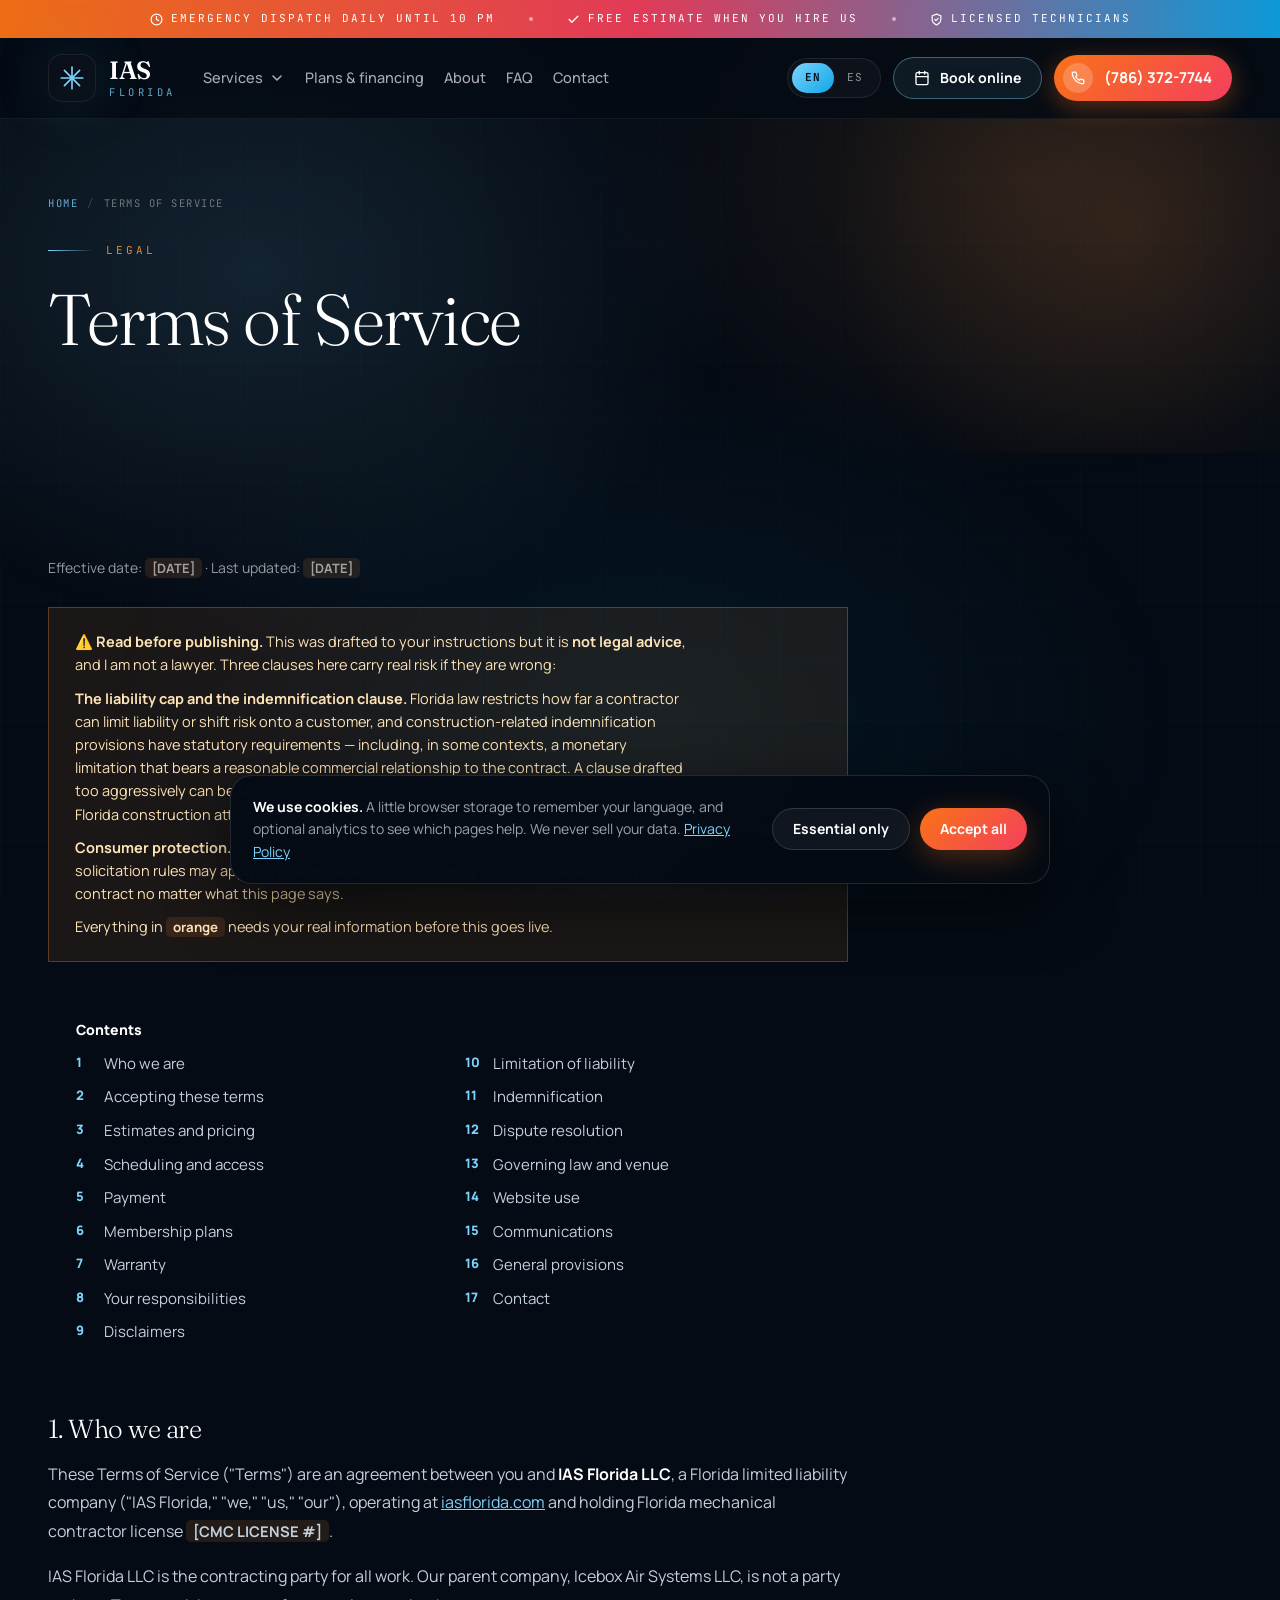
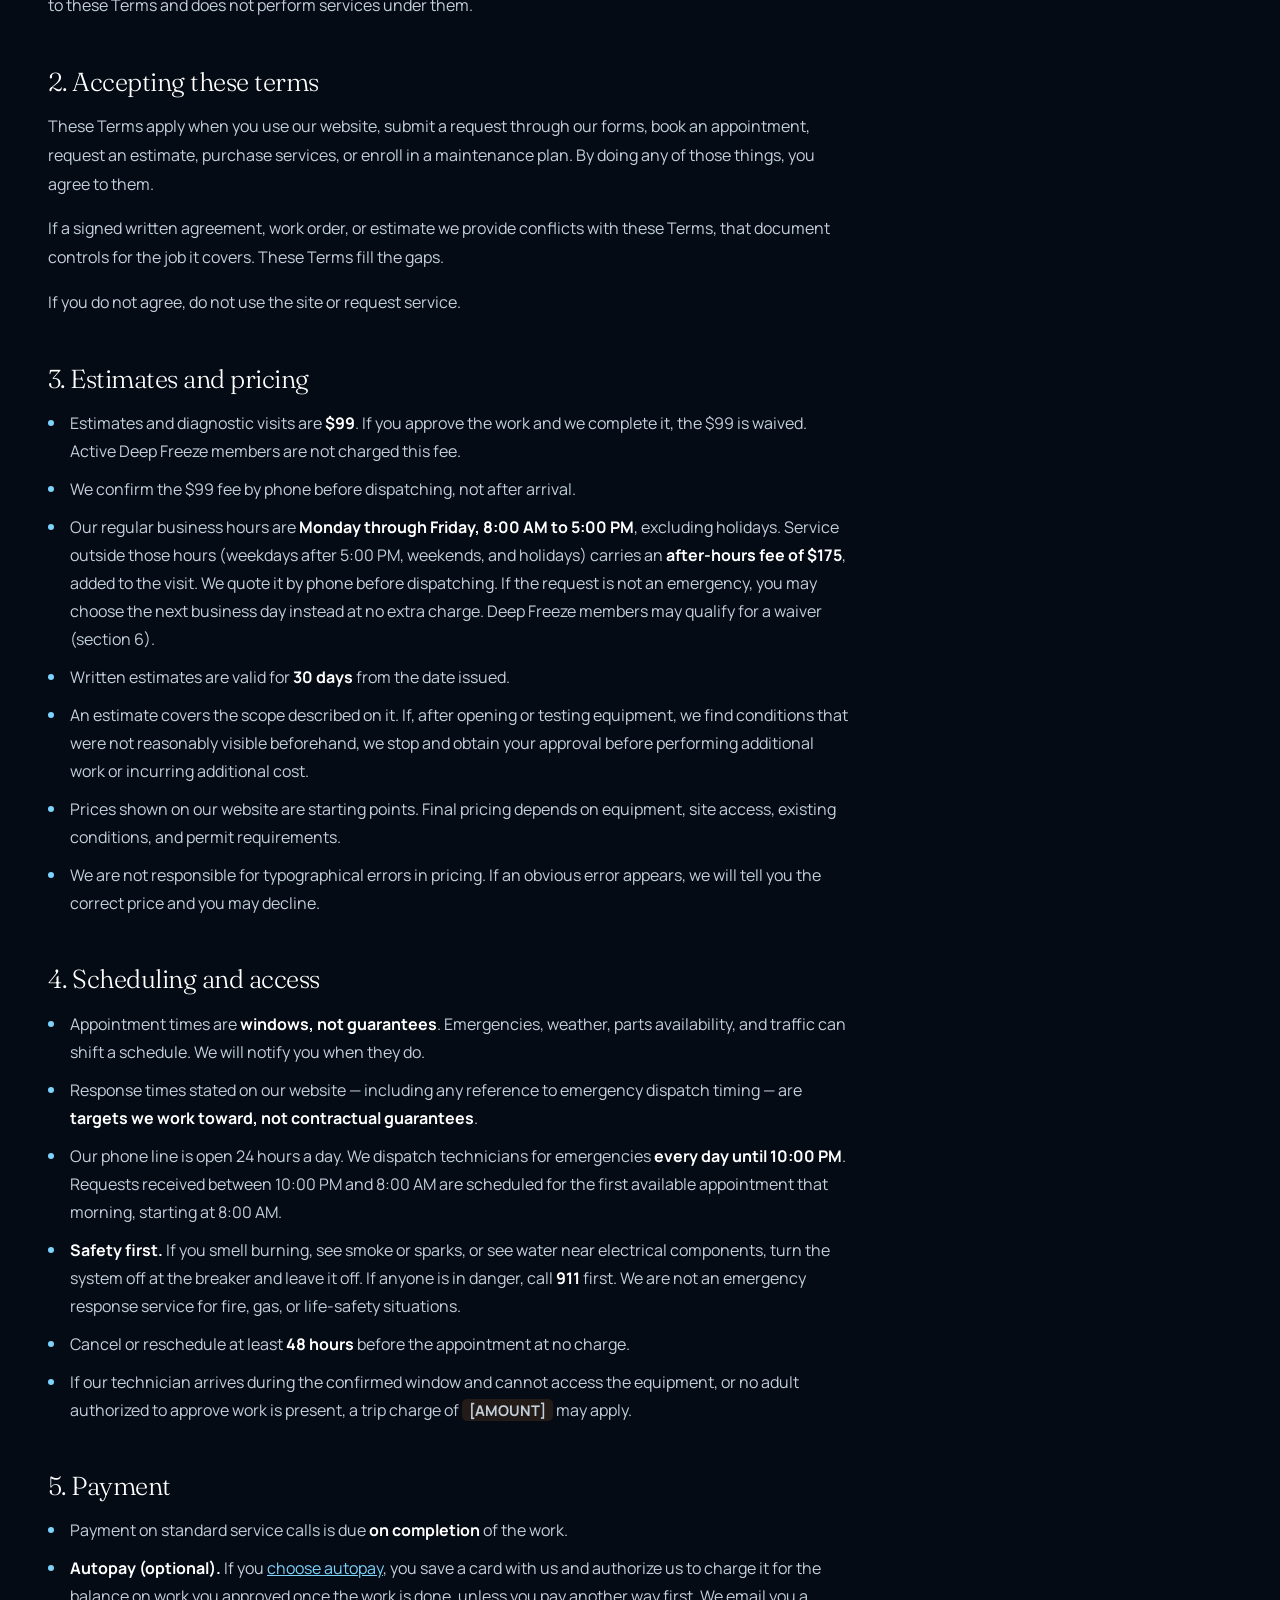
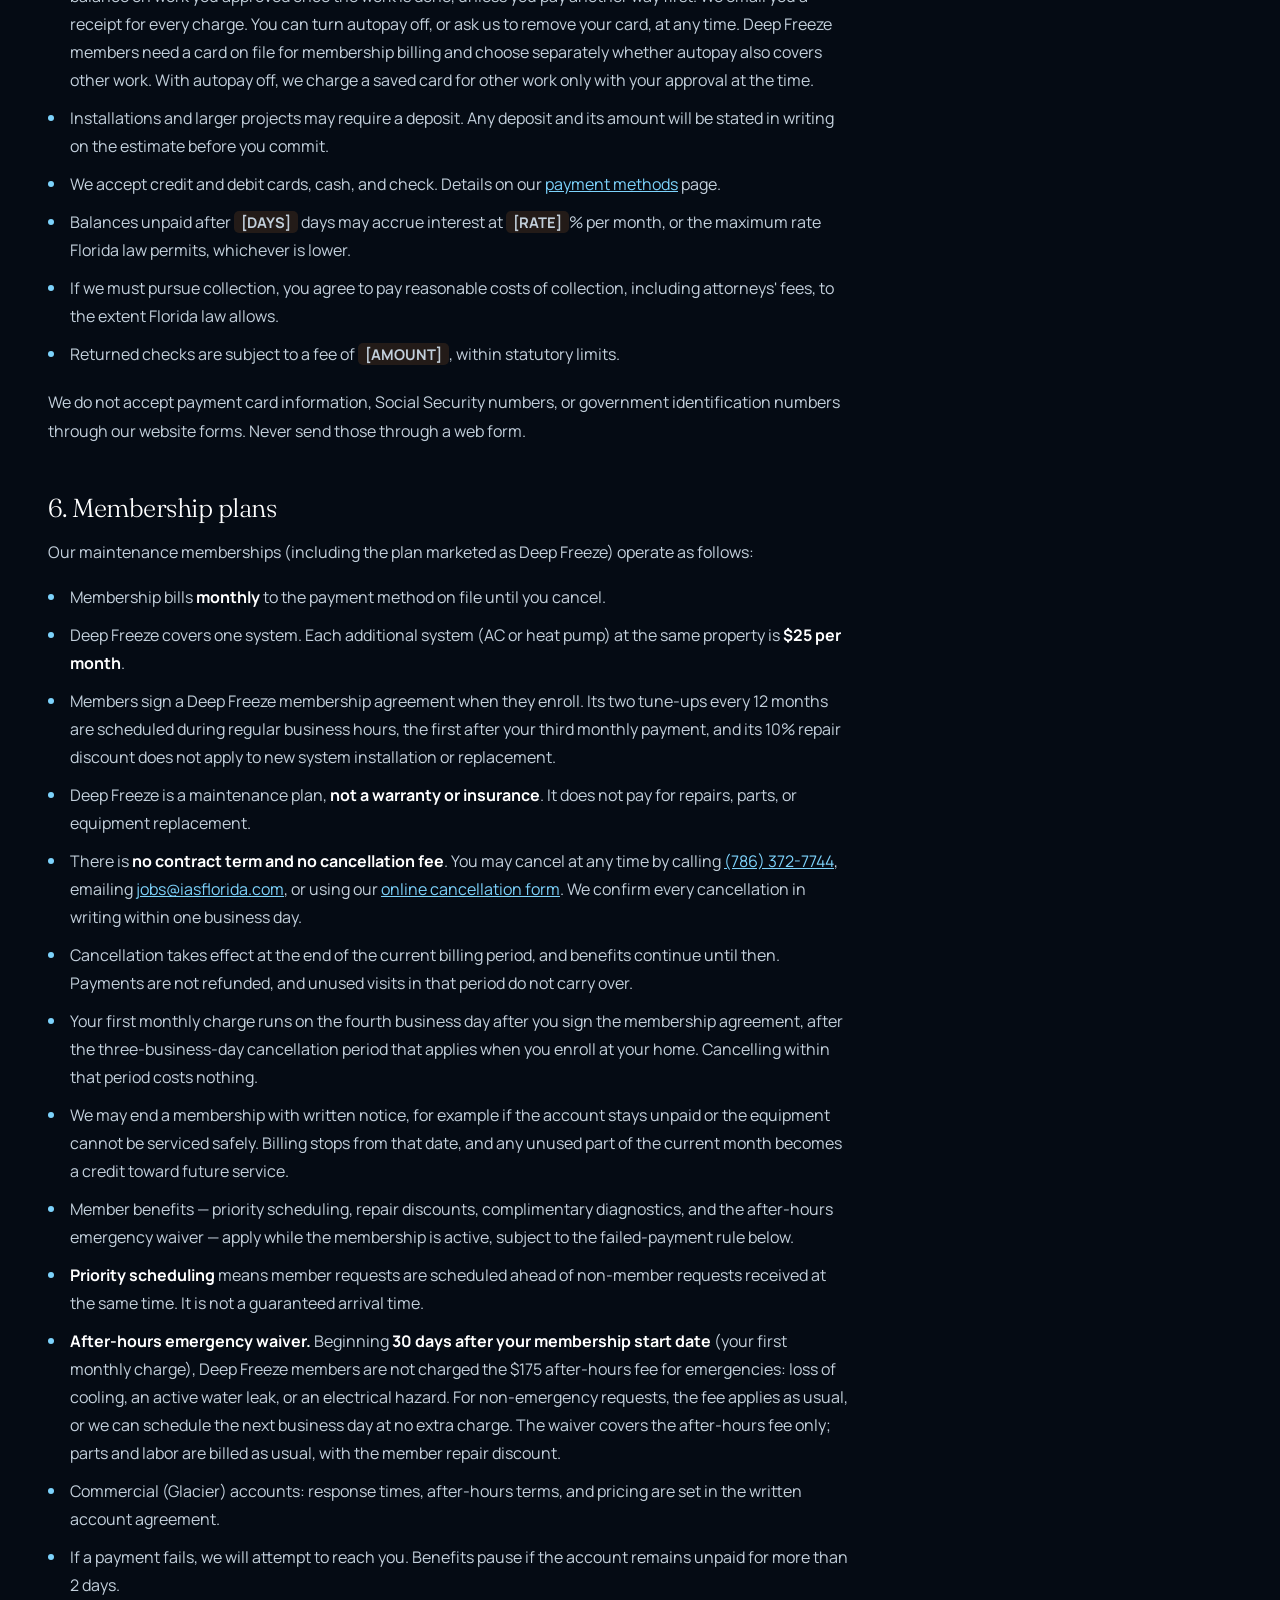
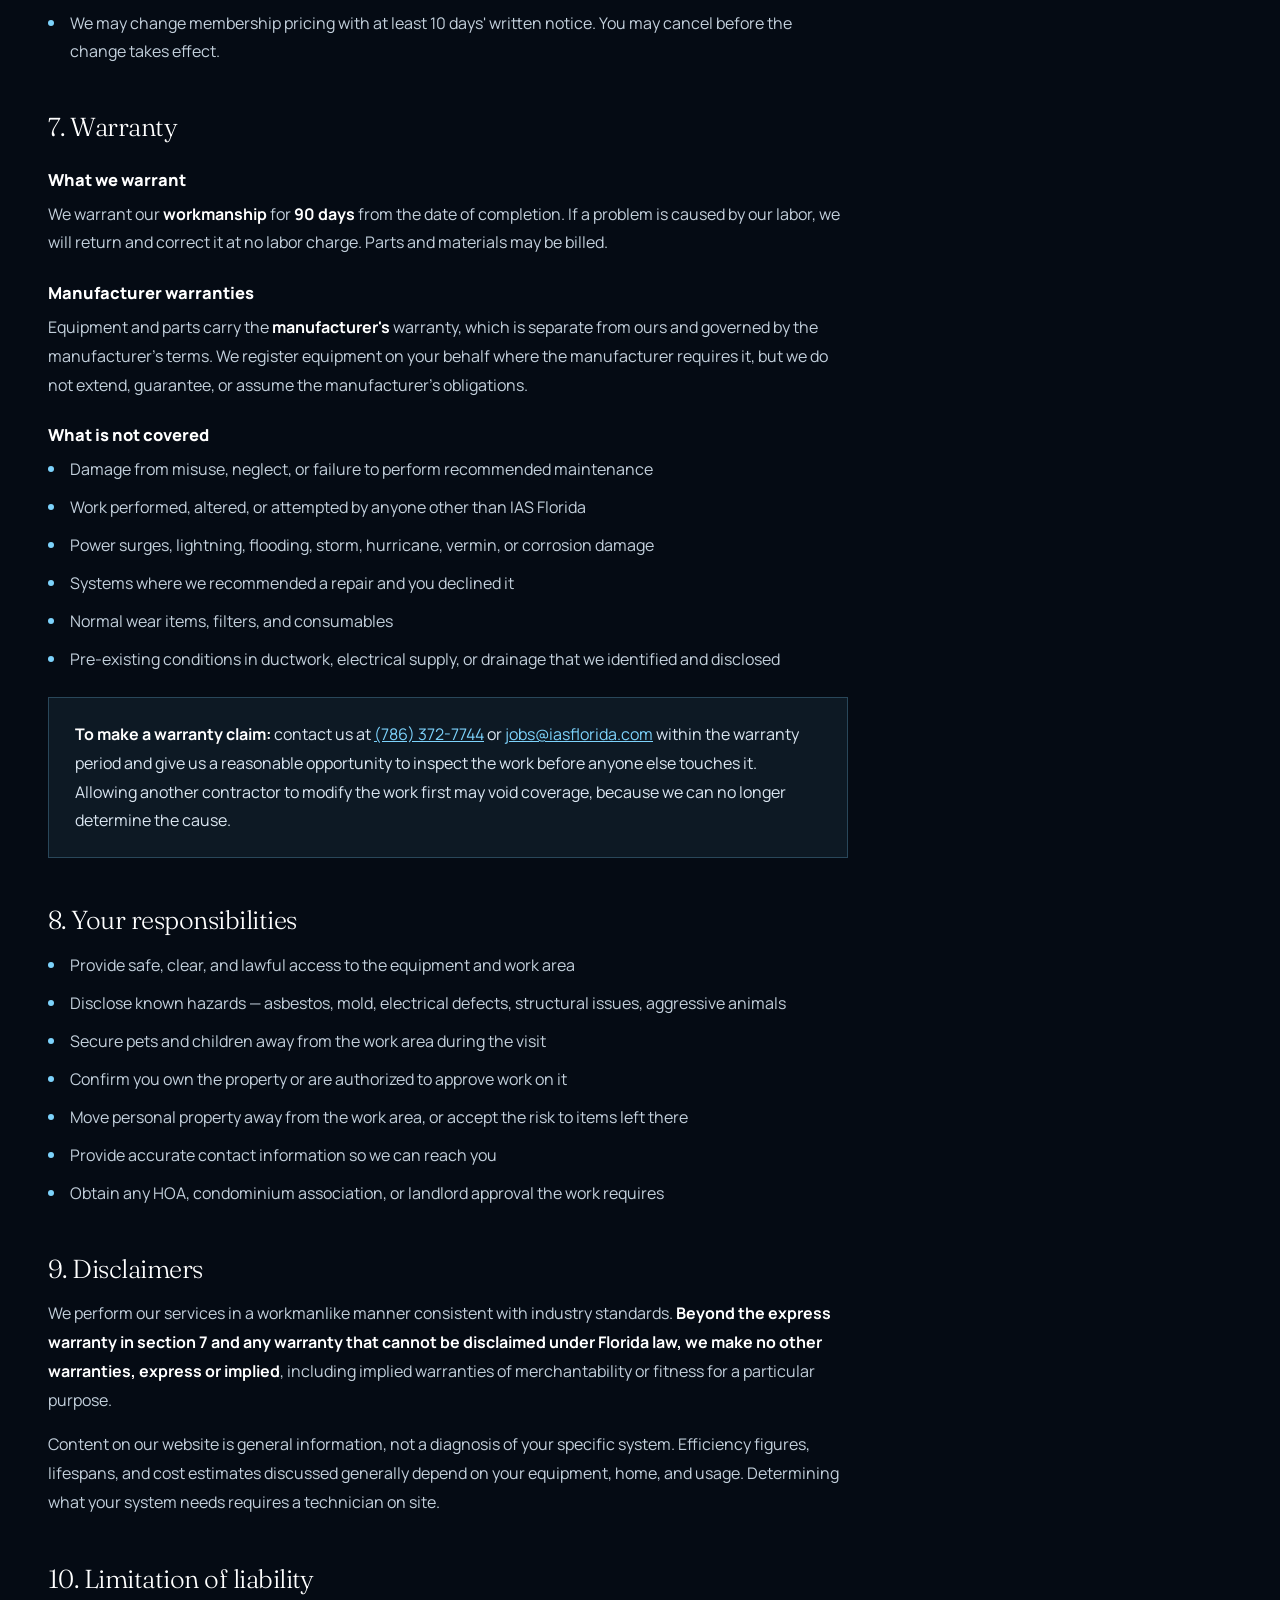
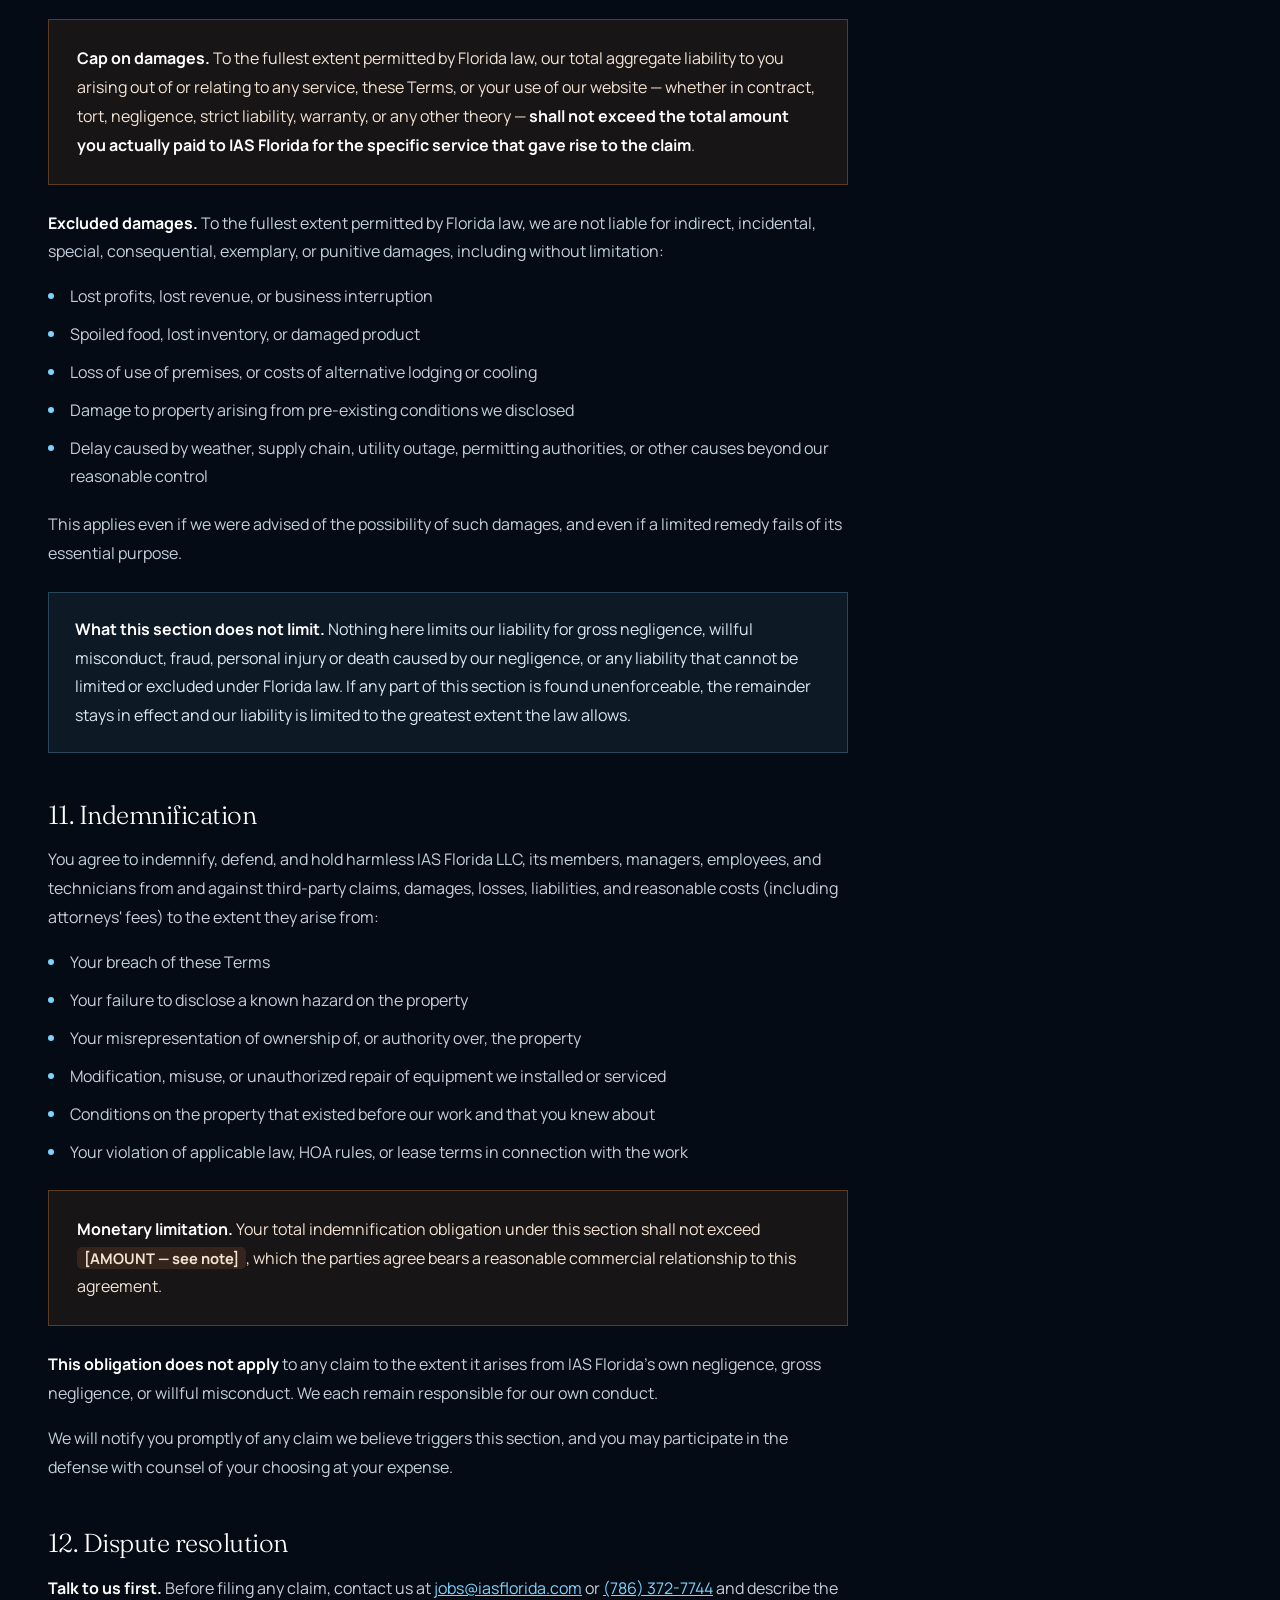
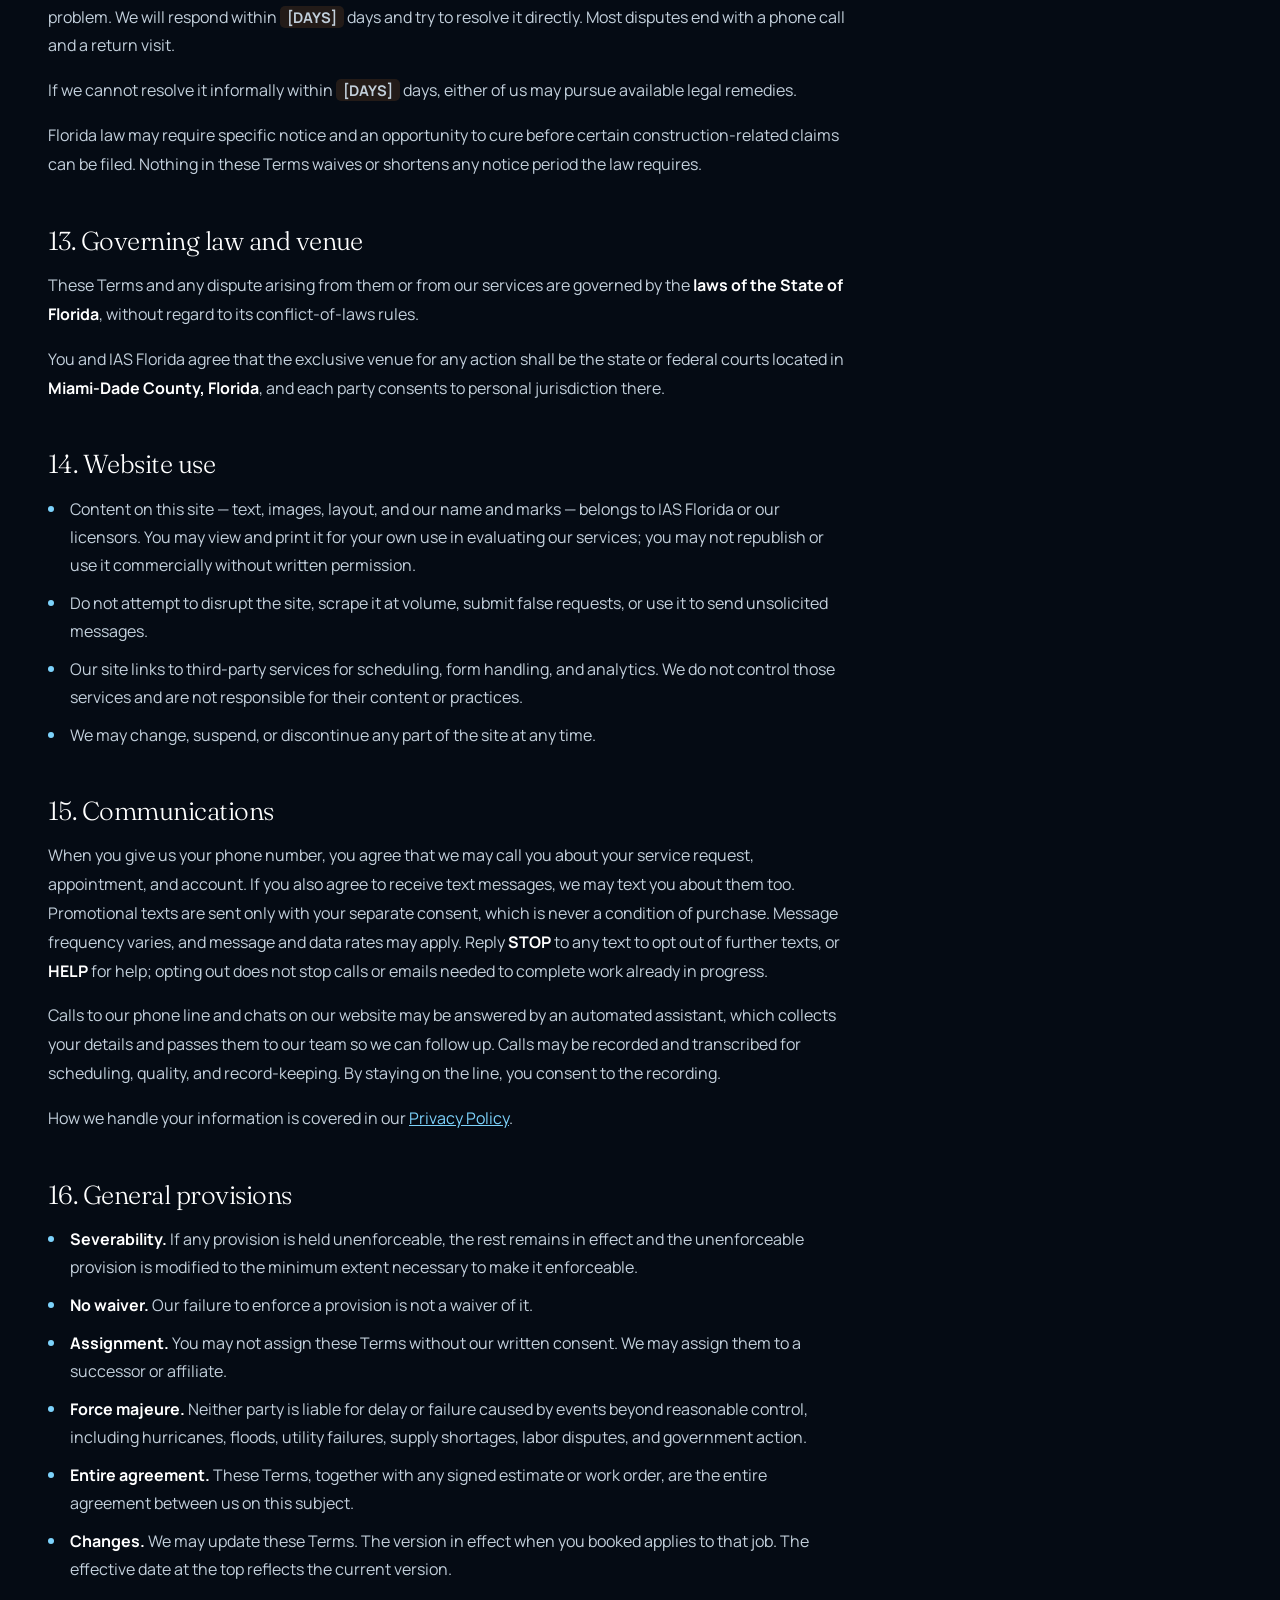
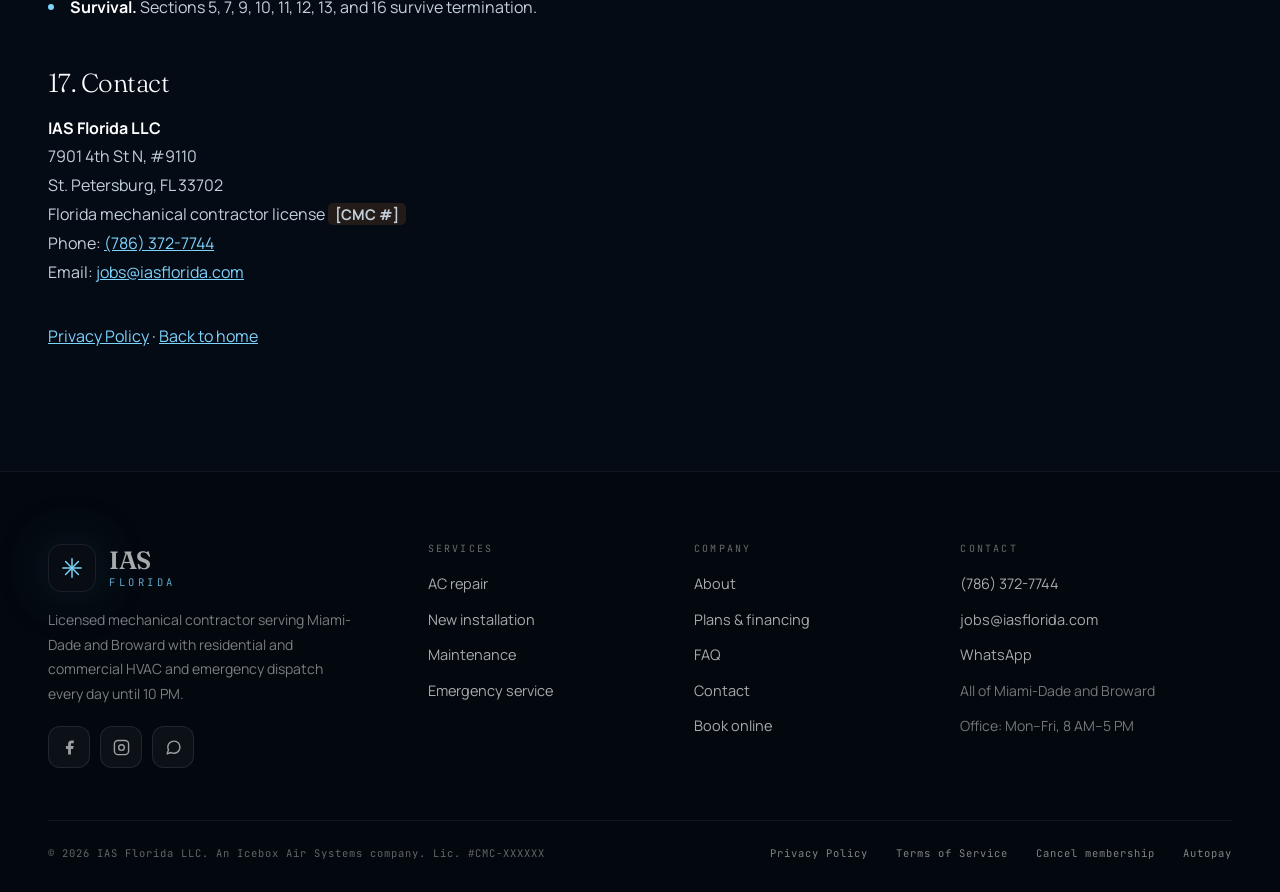
<file: terms.html>
<!DOCTYPE html>
<html lang="en">
<head>
<meta charset="UTF-8">
<meta name="viewport" content="width=device-width, initial-scale=1.0">
<title>Terms of Service | IAS Florida</title>
<meta name="description" content="Terms of Service for IAS Florida LLC — estimates, payment, warranty, liability limits, indemnification and dispute resolution under Florida law.">
<link rel="canonical" href="https://iasflorida.com/terms.html">
<meta name="robots" content="index, follow">
<meta name="theme-color" content="#050b14">
<meta property="og:type" content="website">
<meta property="og:site_name" content="IAS Florida">
<meta property="og:url" content="https://iasflorida.com/terms.html">
<meta property="og:title" content="Terms of Service | IAS Florida">
<meta property="og:description" content="Terms of Service for IAS Florida LLC — estimates, payment, warranty, liability limits, indemnification and dispute resolution under Florida law.">
<meta property="og:image" content="https://iasflorida.com/og-image.jpg">
<meta name="twitter:card" content="summary_large_image">
<meta name="twitter:image" content="https://iasflorida.com/og-image.jpg">
<link rel="icon" href="favicon.ico" sizes="32x32">
<link rel="icon" href="favicon.svg" type="image/svg+xml">
<link rel="apple-touch-icon" href="apple-touch-icon.png">
<link rel="manifest" href="site.webmanifest">
<link rel="preconnect" href="https://fonts.googleapis.com">
<link rel="preconnect" href="https://fonts.gstatic.com" crossorigin>
<link href="https://fonts.googleapis.com/css2?family=Fraunces:ital,opsz,wght@0,9..144,300;0,9..144,400;0,9..144,500;0,9..144,600;1,9..144,300;1,9..144,400&family=JetBrains+Mono:wght@400;500&family=Manrope:wght@400;500;600;700;800&display=swap" rel="stylesheet">
<link rel="stylesheet" href="styles.css">
<script>document.documentElement.classList.add('js')</script>
<style>
/* Estilos propios de las páginas legales */
.legal{max-width:800px}
.legal h2{font-size:26px;margin:46px 0 14px;line-height:1.25;scroll-margin-top:96px}
.legal h2:first-of-type{margin-top:0}
.legal h3{font-family:var(--sans);font-size:16.5px;font-weight:800;color:#fff;margin:26px 0 10px;letter-spacing:0}
.legal p{color:#c3d0dc;line-height:1.8;margin-bottom:16px;max-width:none}
.legal ul{list-style:none;margin:0 0 20px}
.legal li{color:#c3d0dc;line-height:1.75;padding-left:22px;position:relative;margin-bottom:10px}
.legal li::before{content:'';position:absolute;left:0;top:11px;width:6px;height:6px;border-radius:50%;background:var(--ice)}
.legal a{color:var(--ice)}
.legal strong{color:#fff}
.fill{color:var(--sun);font-weight:700;background:rgba(251,146,60,.12);padding:1px 7px;border-radius:5px;font-size:.92em}
.updated{font-size:14px;color:var(--muted);margin-bottom:28px}
.legal-note{max-width:800px;padding:22px 26px;border-radius:var(--r-md);background:rgba(251,146,60,.09);border:1px solid rgba(251,146,60,.3);margin-bottom:36px}
.legal-note p{color:#fde3b6;font-size:14.5px;margin:0 0 10px}
.legal-note p:last-child{margin-bottom:0}
.toc{max-width:800px;padding:24px 28px;border-radius:var(--r-md);background:var(--night-2);border:1px solid var(--line-d);margin-bottom:44px}
.toc h4{font-family:var(--sans);font-size:14px;font-weight:800;margin-bottom:14px;letter-spacing:0}
.toc ol{counter-reset:t;list-style:none;columns:2;column-gap:34px}
.toc li{counter-increment:t;padding-left:28px;position:relative;margin-bottom:8px;break-inside:avoid}
.toc li::before{content:counter(t);position:absolute;left:0;top:1px;font-size:13px;font-weight:800;color:var(--ice)}
.toc a{color:#c3d0dc;font-size:15px;text-decoration:none}
.toc a:hover{color:#fff;text-decoration:underline}
.callout{padding:22px 26px;border-radius:var(--r-md);background:rgba(125,211,252,.07);border:1px solid rgba(125,211,252,.25);margin:24px 0}
.callout p{margin-bottom:0;color:#dbe7f2}
.cap{padding:24px 28px;border-radius:var(--r-md);background:rgba(251,146,60,.08);border:1px solid rgba(251,146,60,.3);margin:24px 0}
.cap p{margin-bottom:0;color:#f3e3d3}
@media(max-width:640px){.toc ol{columns:1}.legal h2{font-size:23px}.toc,.legal-note{padding:18px 20px}}
</style>
</head>
<body>
<div class="aurora" aria-hidden="true"></div>
<div class="grid-pattern" aria-hidden="true"></div>
<div class="snow" aria-hidden="true"></div>
<a class="skip" href="#main" data-i18n="a11y.skip">Skip to content</a>
<div class="topbar">
  <span><svg width="13" height="13" viewBox="0 0 24 24" fill="none" stroke="currentColor" stroke-width="2.2" stroke-linecap="round" stroke-linejoin="round" aria-hidden="true"><circle cx="12" cy="12" r="10"/><polyline points="12 6 12 12 16 14"/></svg><span data-i18n="top.1">Emergency dispatch daily until 10 PM</span></span><i></i>
  <span><svg width="13" height="13" viewBox="0 0 24 24" fill="none" stroke="currentColor" stroke-width="2.4" stroke-linecap="round" stroke-linejoin="round" aria-hidden="true"><polyline points="20 6 9 17 4 12"/></svg><span data-i18n="top.2">Free estimate when you hire us</span></span><i></i>
  <span><svg width="13" height="13" viewBox="0 0 24 24" fill="none" stroke="currentColor" stroke-width="2.2" stroke-linecap="round" stroke-linejoin="round" aria-hidden="true"><path d="M12 22s8-4 8-10V5l-8-3-8 3v7c0 6 8 10 8 10z"/><polyline points="9 12 11 14 15 10"/></svg><span data-i18n="top.3">Licensed Technicians</span></span>
</div>
<header class="site-header" id="siteHeader">
  <div class="wrap header-inner">
    <a href="index.html" class="logo" aria-label="IAS Florida, home">
      <span class="logo-mark"><svg width="26" height="26" viewBox="0 0 24 24" fill="none" stroke="#7dd3fc" stroke-width="1.5" stroke-linecap="round" stroke-linejoin="round" aria-hidden="true"><line x1="12" y1="2" x2="12" y2="22"/><line x1="2" y1="12" x2="22" y2="12"/><line x1="5" y1="5" x2="19" y2="19"/><line x1="5" y1="19" x2="19" y2="5"/></svg></span>
      <span class="logo-name"><b>IAS</b><small>FLORIDA</small></span>
    </a>
    <nav class="main-nav" aria-label="Main">
      <div class="nav-drop">
        <button type="button" aria-expanded="false" aria-controls="svcMenu"><span data-i18n="nav.services">Services</span><svg width="16" height="16" viewBox="0 0 24 24" fill="none" stroke="currentColor" stroke-width="2.4" stroke-linecap="round" stroke-linejoin="round" aria-hidden="true"><polyline points="6 9 12 15 18 9"/></svg></button>
        <div class="drop-menu" id="svcMenu">
          <a href="ac-repair.html"><span class="tile t-ice"><svg width="18" height="18" viewBox="0 0 24 24" fill="none" stroke="currentColor" stroke-width="2" stroke-linecap="round" stroke-linejoin="round" aria-hidden="true"><path d="M14.7 6.3a1 1 0 0 0 0 1.4l1.6 1.6a1 1 0 0 0 1.4 0l3.77-3.77a6 6 0 0 1-7.94 7.94l-6.91 6.91a2.12 2.12 0 0 1-3-3l6.91-6.91a6 6 0 0 1 7.94-7.94l-3.76 3.76z"/></svg></span><span><b data-i18n="svc.repair.t">AC repair</b><span class="s" data-i18n="svc.repair.s">Same-day diagnosis and repair</span></span></a>
          <a href="ac-installation.html"><span class="tile t-indigo"><svg width="18" height="18" viewBox="0 0 24 24" fill="none" stroke="currentColor" stroke-width="2" stroke-linecap="round" stroke-linejoin="round" aria-hidden="true"><rect x="2" y="4" width="20" height="16" rx="2"/><circle cx="9" cy="12" r="4"/><line x1="9" y1="8" x2="9" y2="16"/><line x1="5" y1="12" x2="13" y2="12"/><line x1="16" y1="9" x2="19" y2="9"/><line x1="16" y1="12" x2="19" y2="12"/><line x1="16" y1="15" x2="19" y2="15"/></svg></span><span><b data-i18n="svc.install.t">New installation</b><span class="s" data-i18n="svc.install.s">Replacements and new systems, sized right</span></span></a>
          <a href="ac-maintenance.html"><span class="tile t-mint"><svg width="18" height="18" viewBox="0 0 24 24" fill="none" stroke="currentColor" stroke-width="2" stroke-linecap="round" stroke-linejoin="round" aria-hidden="true"><path d="M12 14l4-4"/><path d="M3.34 19a10 10 0 1 1 17.32 0"/></svg></span><span><b data-i18n="svc.maint.t">Maintenance</b><span class="s" data-i18n="svc.maint.s">Tune-ups twice a year</span></span></a>
          <a href="emergency-hvac.html"><span class="tile t-hot"><svg width="18" height="18" viewBox="0 0 24 24" fill="none" stroke="currentColor" stroke-width="2" stroke-linecap="round" stroke-linejoin="round" aria-hidden="true"><polygon points="13 2 3 14 12 14 11 22 21 10 12 10 13 2"/></svg></span><span><b data-i18n="svc.emerg.t">Emergency service</b><span class="s" data-i18n="svc.emerg.s">Dispatch daily until 10 PM</span></span></a>
        </div>
      </div>
      <a href="plans.html" data-i18n="nav.plans">Plans &amp; financing</a>
      <a href="about.html" data-i18n="nav.about">About</a>
      <a href="faq.html" data-i18n="nav.faq">FAQ</a>
      <a href="contact.html" data-i18n="nav.contact">Contact</a>
    </nav>
    <div class="header-actions">
      <div class="lang" role="group" aria-label="Language / Idioma"><button type="button" data-lang="en" aria-pressed="true">EN</button><button type="button" data-lang="es" aria-pressed="false">ES</button></div>
      <a class="btn btn-ghost btn-sm header-book" href="book.html" data-book><svg width="16" height="16" viewBox="0 0 24 24" fill="none" stroke="currentColor" stroke-width="2" stroke-linecap="round" stroke-linejoin="round" aria-hidden="true"><rect x="3" y="4" width="18" height="18" rx="2"/><line x1="16" y1="2" x2="16" y2="6"/><line x1="8" y1="2" x2="8" y2="6"/><line x1="3" y1="10" x2="21" y2="10"/></svg><span data-i18n="btn.book">Book online</span></a>
      <a class="header-phone" href="tel:+17863727744"><span class="ph-ico"><svg width="14" height="14" viewBox="0 0 24 24" fill="none" stroke="currentColor" stroke-width="2.2" stroke-linecap="round" stroke-linejoin="round" aria-hidden="true"><path d="M22 16.92v3a2 2 0 0 1-2.18 2 19.79 19.79 0 0 1-8.63-3.07 19.5 19.5 0 0 1-6-6 19.79 19.79 0 0 1-3.07-8.67A2 2 0 0 1 4.11 2h3a2 2 0 0 1 2 1.72 12.84 12.84 0 0 0 .7 2.81 2 2 0 0 1-.45 2.11L8.09 9.91a16 16 0 0 0 6 6l1.27-1.27a2 2 0 0 1 2.11-.45 12.84 12.84 0 0 0 2.81.7A2 2 0 0 1 22 16.92z"/></svg></span><span class="t"><small data-i18n="nav.calllabel">Line open 24/7</small><b>(786) 372-7744</b></span></a>
      <button type="button" class="nav-toggle" id="navToggle" aria-expanded="false" aria-controls="mobileMenu" aria-label="Menu"><svg width="22" height="22" viewBox="0 0 24 24" fill="none" stroke="currentColor" stroke-width="2" stroke-linecap="round" stroke-linejoin="round" aria-hidden="true"><line x1="3" y1="7" x2="21" y2="7"/><line x1="3" y1="12" x2="21" y2="12"/><line x1="3" y1="17" x2="21" y2="17"/></svg></button>
    </div>
  </div>
  <div class="mobile-menu" id="mobileMenu">
    <a href="index.html" data-i18n="nav.home">Home</a>
    <a class="m-sub" href="ac-repair.html" data-i18n="svc.repair.t">AC repair</a>
    <a class="m-sub" href="ac-installation.html" data-i18n="svc.install.t">New installation</a>
    <a class="m-sub" href="ac-maintenance.html" data-i18n="svc.maint.t">Maintenance</a>
    <a class="m-sub" href="emergency-hvac.html" data-i18n="svc.emerg.t">Emergency service</a>
    <a href="plans.html" data-i18n="nav.plans">Plans &amp; financing</a>
    <a href="about.html" data-i18n="nav.about">About</a>
    <a href="faq.html" data-i18n="nav.faq">FAQ</a>
    <a href="contact.html" data-i18n="nav.contact">Contact</a>
    <div class="btn-row">
      <a class="btn btn-primary" href="tel:+17863727744"><svg width="17" height="17" viewBox="0 0 24 24" fill="none" stroke="currentColor" stroke-width="2" stroke-linecap="round" stroke-linejoin="round" aria-hidden="true"><path d="M22 16.92v3a2 2 0 0 1-2.18 2 19.79 19.79 0 0 1-8.63-3.07 19.5 19.5 0 0 1-6-6 19.79 19.79 0 0 1-3.07-8.67A2 2 0 0 1 4.11 2h3a2 2 0 0 1 2 1.72 12.84 12.84 0 0 0 .7 2.81 2 2 0 0 1-.45 2.11L8.09 9.91a16 16 0 0 0 6 6l1.27-1.27a2 2 0 0 1 2.11-.45 12.84 12.84 0 0 0 2.81.7A2 2 0 0 1 22 16.92z"/></svg><span>(786) 372-7744</span></a>
      <a class="btn btn-ghost" href="book.html" data-book><span data-i18n="btn.book">Book online</span></a>
    </div>
    <div class="lang" role="group" aria-label="Language / Idioma"><button type="button" data-lang="en" aria-pressed="true">EN</button><button type="button" data-lang="es" aria-pressed="false">ES</button></div>
  </div>
</header>
<main id="main">
<section class="page-head">
  <div class="wrap">
    <nav class="crumbs" aria-label="Breadcrumb"><a href="index.html" data-i18n="crumb.home">Home</a><span aria-hidden="true">/</span><span aria-current="page" data-i18n="pg.crumb">Terms of Service</span></nav>
    <div class="eyebrow"><span class="line"></span><span class="text" data-i18n="pg.legal">Legal</span></div>
    <h1>Terms of Service</h1>
  </div>
</section>
<section class="band legal-page">
  <div class="wrap">
<div class="updated">Effective date: <span class="fill">[DATE]</span> · Last updated: <span class="fill">[DATE]</span></div>

    <div class="legal-note">
      <p><strong>⚠️ Read before publishing.</strong> This was drafted to your instructions but it is <strong>not legal advice</strong>, and I am not a lawyer. Three clauses here carry real risk if they are wrong:</p>
      <p><strong>The liability cap and the indemnification clause.</strong> Florida law restricts how far a contractor can limit liability or shift risk onto a customer, and construction-related indemnification provisions have statutory requirements — including, in some contexts, a monetary limitation that bears a reasonable commercial relationship to the contract. A clause drafted too aggressively can be struck down entirely, leaving you with no protection at all. Have a Florida construction attorney review sections 10 and 11 specifically.</p>
      <p><strong>Consumer protection.</strong> Florida's Deceptive and Unfair Trade Practices Act and home-solicitation rules may apply to residential work, and some rights cannot be waived by contract no matter what this page says.</p>
      <p>Everything in <span class="fill">orange</span> needs your real information before this goes live.</p>
    </div>

    <div class="toc">
      <h4>Contents</h4>
      <ol>
        <li><a href="#t1">Who we are</a></li>
        <li><a href="#t2">Accepting these terms</a></li>
        <li><a href="#t3">Estimates and pricing</a></li>
        <li><a href="#t4">Scheduling and access</a></li>
        <li><a href="#t5">Payment</a></li>
        <li><a href="#t6">Membership plans</a></li>
        <li><a href="#t7">Warranty</a></li>
        <li><a href="#t8">Your responsibilities</a></li>
        <li><a href="#t9">Disclaimers</a></li>
        <li><a href="#t10">Limitation of liability</a></li>
        <li><a href="#t11">Indemnification</a></li>
        <li><a href="#t12">Dispute resolution</a></li>
        <li><a href="#t13">Governing law and venue</a></li>
        <li><a href="#t14">Website use</a></li>
        <li><a href="#t15">Communications</a></li>
        <li><a href="#t16">General provisions</a></li>
        <li><a href="#t17">Contact</a></li>
      </ol>
    </div>

    <div class="legal">
      <h2 id="t1">1. Who we are</h2>
      <p>These Terms of Service ("Terms") are an agreement between you and <strong>IAS Florida LLC</strong>, a Florida limited liability company ("IAS Florida," "we," "us," "our"), operating at <a href="index.html">iasflorida.com</a> and holding Florida mechanical contractor license <span class="fill">[CMC LICENSE #]</span>.</p>
      <p>IAS Florida LLC is the contracting party for all work. Our parent company, Icebox Air Systems LLC, is not a party to these Terms and does not perform services under them.</p>

      <h2 id="t2">2. Accepting these terms</h2>
      <p>These Terms apply when you use our website, submit a request through our forms, book an appointment, request an estimate, purchase services, or enroll in a maintenance plan. By doing any of those things, you agree to them.</p>
      <p>If a signed written agreement, work order, or estimate we provide conflicts with these Terms, that document controls for the job it covers. These Terms fill the gaps.</p>
      <p>If you do not agree, do not use the site or request service.</p>

      <h2 id="t3">3. Estimates and pricing</h2>
      <ul>
        <li>Estimates and diagnostic visits are <strong>$99</strong>. If you approve the work and we complete it, the $99 is waived. Active Deep Freeze members are not charged this fee.</li>
        <li>We confirm the $99 fee by phone before dispatching, not after arrival.</li>
        <li>Our regular business hours are <strong>Monday through Friday, 8:00 AM to 5:00 PM</strong>, excluding holidays. Service outside those hours (weekdays after 5:00 PM, weekends, and holidays) carries an <strong>after-hours fee of $175</strong>, added to the visit. We quote it by phone before dispatching. If the request is not an emergency, you may choose the next business day instead at no extra charge. Deep Freeze members may qualify for a waiver (section 6).</li>
        <li>Written estimates are valid for <strong>30 days</strong> from the date issued.</li>
        <li>An estimate covers the scope described on it. If, after opening or testing equipment, we find conditions that were not reasonably visible beforehand, we stop and obtain your approval before performing additional work or incurring additional cost.</li>
        <li>Prices shown on our website are starting points. Final pricing depends on equipment, site access, existing conditions, and permit requirements.</li>
        <li>We are not responsible for typographical errors in pricing. If an obvious error appears, we will tell you the correct price and you may decline.</li>
      </ul>

      <h2 id="t4">4. Scheduling and access</h2>
      <ul>
        <li>Appointment times are <strong>windows, not guarantees</strong>. Emergencies, weather, parts availability, and traffic can shift a schedule. We will notify you when they do.</li>
        <li>Response times stated on our website — including any reference to emergency dispatch timing — are <strong>targets we work toward, not contractual guarantees</strong>.</li>
        <li>Our phone line is open 24 hours a day. We dispatch technicians for emergencies <strong>every day until 10:00 PM</strong>. Requests received between 10:00 PM and 8:00 AM are scheduled for the first available appointment that morning, starting at 8:00 AM.</li>
        <li><strong>Safety first.</strong> If you smell burning, see smoke or sparks, or see water near electrical components, turn the system off at the breaker and leave it off. If anyone is in danger, call <strong>911</strong> first. We are not an emergency response service for fire, gas, or life-safety situations.</li>
        <li>Cancel or reschedule at least <strong>48 hours</strong> before the appointment at no charge.</li>
        <li>If our technician arrives during the confirmed window and cannot access the equipment, or no adult authorized to approve work is present, a trip charge of <span class="fill">[AMOUNT]</span> may apply.</li>
      </ul>

      <h2 id="t5">5. Payment</h2>
      <ul>
        <li>Payment on standard service calls is due <strong>on completion</strong> of the work.</li>
        <li><strong>Autopay (optional).</strong> If you <a href="autopay.html">choose autopay</a>, you save a card with us and authorize us to charge it for the balance on work you approved once the work is done, unless you pay another way first. We email you a receipt for every charge. You can turn autopay off, or ask us to remove your card, at any time. Deep Freeze members need a card on file for membership billing and choose separately whether autopay also covers other work. With autopay off, we charge a saved card for other work only with your approval at the time.</li>
        <li>Installations and larger projects may require a deposit. Any deposit and its amount will be stated in writing on the estimate before you commit.</li>
        <li>We accept credit and debit cards, cash, and check. Details on our <a href="plans.html#payment">payment methods</a> page.</li>
        <li>Balances unpaid after <span class="fill">[DAYS]</span> days may accrue interest at <span class="fill">[RATE]</span>% per month, or the maximum rate Florida law permits, whichever is lower.</li>
        <li>If we must pursue collection, you agree to pay reasonable costs of collection, including attorneys' fees, to the extent Florida law allows.</li>
        <li>Returned checks are subject to a fee of <span class="fill">[AMOUNT]</span>, within statutory limits.</li>
      </ul>
      <p>We do not accept payment card information, Social Security numbers, or government identification numbers through our website forms. Never send those through a web form.</p>

      <h2 id="t6">6. Membership plans</h2>
      <p>Our maintenance memberships (including the plan marketed as Deep Freeze) operate as follows:</p>
      <ul>
        <li>Membership bills <strong>monthly</strong> to the payment method on file until you cancel.</li>
        <li>Deep Freeze covers one system. Each additional system (AC or heat pump) at the same property is <strong>$25 per month</strong>.</li>
        <li>Members sign a Deep Freeze membership agreement when they enroll. Its two tune-ups every 12 months are scheduled during regular business hours, the first after your third monthly payment, and its 10% repair discount does not apply to new system installation or replacement.</li>
        <li>Deep Freeze is a maintenance plan, <strong>not a warranty or insurance</strong>. It does not pay for repairs, parts, or equipment replacement.</li>
        <li>There is <strong>no contract term and no cancellation fee</strong>. You may cancel at any time by calling <a href="tel:+17863727744">(786) 372-7744</a>, emailing <a href="mailto:jobs@iasflorida.com">jobs@iasflorida.com</a>, or using our <a href="cancel.html">online cancellation form</a>. We confirm every cancellation in writing within one business day.</li>
        <li>Cancellation takes effect at the end of the current billing period, and benefits continue until then. Payments are not refunded, and unused visits in that period do not carry over.</li>
        <li>Your first monthly charge runs on the fourth business day after you sign the membership agreement, after the three-business-day cancellation period that applies when you enroll at your home. Cancelling within that period costs nothing.</li>
        <li>We may end a membership with written notice, for example if the account stays unpaid or the equipment cannot be serviced safely. Billing stops from that date, and any unused part of the current month becomes a credit toward future service.</li>
        <li>Member benefits — priority scheduling, repair discounts, complimentary diagnostics, and the after-hours emergency waiver — apply while the membership is active, subject to the failed-payment rule below.</li>
        <li><strong>Priority scheduling</strong> means member requests are scheduled ahead of non-member requests received at the same time. It is not a guaranteed arrival time.</li>
        <li><strong>After-hours emergency waiver.</strong> Beginning <strong>30 days after your membership start date</strong> (your first monthly charge), Deep Freeze members are not charged the $175 after-hours fee for emergencies: loss of cooling, an active water leak, or an electrical hazard. For non-emergency requests, the fee applies as usual, or we can schedule the next business day at no extra charge. The waiver covers the after-hours fee only; parts and labor are billed as usual, with the member repair discount.</li>
        <li>Commercial (Glacier) accounts: response times, after-hours terms, and pricing are set in the written account agreement.</li>
        <li>If a payment fails, we will attempt to reach you. Benefits pause if the account remains unpaid for more than 2 days.</li>
        <li>We may change membership pricing with at least 10 days' written notice. You may cancel before the change takes effect.</li>
      </ul>

      <h2 id="t7">7. Warranty</h2>
      <h3>What we warrant</h3>
      <p>We warrant our <strong>workmanship</strong> for <strong>90 days</strong> from the date of completion. If a problem is caused by our labor, we will return and correct it at no labor charge. Parts and materials may be billed.</p>
      <h3>Manufacturer warranties</h3>
      <p>Equipment and parts carry the <strong>manufacturer's</strong> warranty, which is separate from ours and governed by the manufacturer's terms. We register equipment on your behalf where the manufacturer requires it, but we do not extend, guarantee, or assume the manufacturer's obligations.</p>
      <h3>What is not covered</h3>
      <ul>
        <li>Damage from misuse, neglect, or failure to perform recommended maintenance</li>
        <li>Work performed, altered, or attempted by anyone other than IAS Florida</li>
        <li>Power surges, lightning, flooding, storm, hurricane, vermin, or corrosion damage</li>
        <li>Systems where we recommended a repair and you declined it</li>
        <li>Normal wear items, filters, and consumables</li>
        <li>Pre-existing conditions in ductwork, electrical supply, or drainage that we identified and disclosed</li>
      </ul>
      <div class="callout">
        <p><strong>To make a warranty claim:</strong> contact us at <a href="tel:+17863727744">(786) 372-7744</a> or <a href="mailto:jobs@iasflorida.com">jobs@iasflorida.com</a> within the warranty period and give us a reasonable opportunity to inspect the work before anyone else touches it. Allowing another contractor to modify the work first may void coverage, because we can no longer determine the cause.</p>
      </div>

      <h2 id="t8">8. Your responsibilities</h2>
      <ul>
        <li>Provide safe, clear, and lawful access to the equipment and work area</li>
        <li>Disclose known hazards — asbestos, mold, electrical defects, structural issues, aggressive animals</li>
        <li>Secure pets and children away from the work area during the visit</li>
        <li>Confirm you own the property or are authorized to approve work on it</li>
        <li>Move personal property away from the work area, or accept the risk to items left there</li>
        <li>Provide accurate contact information so we can reach you</li>
        <li>Obtain any HOA, condominium association, or landlord approval the work requires</li>
      </ul>

      <h2 id="t9">9. Disclaimers</h2>
      <p>We perform our services in a workmanlike manner consistent with industry standards. <strong>Beyond the express warranty in section 7 and any warranty that cannot be disclaimed under Florida law, we make no other warranties, express or implied</strong>, including implied warranties of merchantability or fitness for a particular purpose.</p>
      <p>Content on our website is general information, not a diagnosis of your specific system. Efficiency figures, lifespans, and cost estimates discussed generally depend on your equipment, home, and usage. Determining what your system needs requires a technician on site.</p>

      <h2 id="t10">10. Limitation of liability</h2>
      <div class="cap">
        <p><strong>Cap on damages.</strong> To the fullest extent permitted by Florida law, our total aggregate liability to you arising out of or relating to any service, these Terms, or your use of our website — whether in contract, tort, negligence, strict liability, warranty, or any other theory — <strong>shall not exceed the total amount you actually paid to IAS Florida for the specific service that gave rise to the claim</strong>.</p>
      </div>
      <p><strong>Excluded damages.</strong> To the fullest extent permitted by Florida law, we are not liable for indirect, incidental, special, consequential, exemplary, or punitive damages, including without limitation:</p>
      <ul>
        <li>Lost profits, lost revenue, or business interruption</li>
        <li>Spoiled food, lost inventory, or damaged product</li>
        <li>Loss of use of premises, or costs of alternative lodging or cooling</li>
        <li>Damage to property arising from pre-existing conditions we disclosed</li>
        <li>Delay caused by weather, supply chain, utility outage, permitting authorities, or other causes beyond our reasonable control</li>
      </ul>
      <p>This applies even if we were advised of the possibility of such damages, and even if a limited remedy fails of its essential purpose.</p>
      <div class="callout">
        <p><strong>What this section does not limit.</strong> Nothing here limits our liability for gross negligence, willful misconduct, fraud, personal injury or death caused by our negligence, or any liability that cannot be limited or excluded under Florida law. If any part of this section is found unenforceable, the remainder stays in effect and our liability is limited to the greatest extent the law allows.</p>
      </div>

      <h2 id="t11">11. Indemnification</h2>
      <p>You agree to indemnify, defend, and hold harmless IAS Florida LLC, its members, managers, employees, and technicians from and against third-party claims, damages, losses, liabilities, and reasonable costs (including attorneys' fees) to the extent they arise from:</p>
      <ul>
        <li>Your breach of these Terms</li>
        <li>Your failure to disclose a known hazard on the property</li>
        <li>Your misrepresentation of ownership of, or authority over, the property</li>
        <li>Modification, misuse, or unauthorized repair of equipment we installed or serviced</li>
        <li>Conditions on the property that existed before our work and that you knew about</li>
        <li>Your violation of applicable law, HOA rules, or lease terms in connection with the work</li>
      </ul>
      <div class="cap">
        <p><strong>Monetary limitation.</strong> Your total indemnification obligation under this section shall not exceed <span class="fill">[AMOUNT — see note]</span>, which the parties agree bears a reasonable commercial relationship to this agreement.</p>
      </div>
      <p><strong>This obligation does not apply</strong> to any claim to the extent it arises from IAS Florida's own negligence, gross negligence, or willful misconduct. We each remain responsible for our own conduct.</p>
      <p>We will notify you promptly of any claim we believe triggers this section, and you may participate in the defense with counsel of your choosing at your expense.</p>

      <h2 id="t12">12. Dispute resolution</h2>
      <p><strong>Talk to us first.</strong> Before filing any claim, contact us at <a href="mailto:jobs@iasflorida.com">jobs@iasflorida.com</a> or <a href="tel:+17863727744">(786) 372-7744</a> and describe the problem. We will respond within <span class="fill">[DAYS]</span> days and try to resolve it directly. Most disputes end with a phone call and a return visit.</p>
      <p>If we cannot resolve it informally within <span class="fill">[DAYS]</span> days, either of us may pursue available legal remedies.</p>
      <p>Florida law may require specific notice and an opportunity to cure before certain construction-related claims can be filed. Nothing in these Terms waives or shortens any notice period the law requires.</p>

      <h2 id="t13">13. Governing law and venue</h2>
      <p>These Terms and any dispute arising from them or from our services are governed by the <strong>laws of the State of Florida</strong>, without regard to its conflict-of-laws rules.</p>
      <p>You and IAS Florida agree that the exclusive venue for any action shall be the state or federal courts located in <strong>Miami-Dade County, Florida</strong>, and each party consents to personal jurisdiction there.</p>

      <h2 id="t14">14. Website use</h2>
      <ul>
        <li>Content on this site — text, images, layout, and our name and marks — belongs to IAS Florida or our licensors. You may view and print it for your own use in evaluating our services; you may not republish or use it commercially without written permission.</li>
        <li>Do not attempt to disrupt the site, scrape it at volume, submit false requests, or use it to send unsolicited messages.</li>
        <li>Our site links to third-party services for scheduling, form handling, and analytics. We do not control those services and are not responsible for their content or practices.</li>
        <li>We may change, suspend, or discontinue any part of the site at any time.</li>
      </ul>

      <h2 id="t15">15. Communications</h2>
      <p>When you give us your phone number, you agree that we may call you about your service request, appointment, and account. If you also agree to receive text messages, we may text you about them too. Promotional texts are sent only with your separate consent, which is never a condition of purchase. Message frequency varies, and message and data rates may apply. Reply <strong>STOP</strong> to any text to opt out of further texts, or <strong>HELP</strong> for help; opting out does not stop calls or emails needed to complete work already in progress.</p>
      <p>Calls to our phone line and chats on our website may be answered by an automated assistant, which collects your details and passes them to our team so we can follow up. Calls may be recorded and transcribed for scheduling, quality, and record-keeping. By staying on the line, you consent to the recording.</p>
      <p>How we handle your information is covered in our <a href="privacy.html">Privacy Policy</a>.</p>

      <h2 id="t16">16. General provisions</h2>
      <ul>
        <li><strong>Severability.</strong> If any provision is held unenforceable, the rest remains in effect and the unenforceable provision is modified to the minimum extent necessary to make it enforceable.</li>
        <li><strong>No waiver.</strong> Our failure to enforce a provision is not a waiver of it.</li>
        <li><strong>Assignment.</strong> You may not assign these Terms without our written consent. We may assign them to a successor or affiliate.</li>
        <li><strong>Force majeure.</strong> Neither party is liable for delay or failure caused by events beyond reasonable control, including hurricanes, floods, utility failures, supply shortages, labor disputes, and government action.</li>
        <li><strong>Entire agreement.</strong> These Terms, together with any signed estimate or work order, are the entire agreement between us on this subject.</li>
        <li><strong>Changes.</strong> We may update these Terms. The version in effect when you booked applies to that job. The effective date at the top reflects the current version.</li>
        <li><strong>Survival.</strong> Sections 5, 7, 9, 10, 11, 12, 13, and 16 survive termination.</li>
      </ul>

      <h2 id="t17">17. Contact</h2>
      <p>
        <strong>IAS Florida LLC</strong><br>
        7901 4th St N, #9110<br>
        St. Petersburg, FL 33702<br>        Florida mechanical contractor license <span class="fill">[CMC #]</span><br>
        Phone: <a href="tel:+17863727744">(786) 372-7744</a><br>
        Email: <a href="mailto:jobs@iasflorida.com">jobs@iasflorida.com</a>
      </p>
      <p style="margin-top:36px"><a href="privacy.html">Privacy Policy</a> · <a href="index.html">Back to home</a></p>
    </div>
  </div>
</section>
</main>

<footer class="site-footer">
  <div class="wrap">
    <div class="footer-grid">
      <div class="footer-about">
        <a href="index.html" class="logo" aria-label="IAS Florida, home">
          <span class="logo-mark"><svg width="22" height="22" viewBox="0 0 24 24" fill="none" stroke="#7dd3fc" stroke-width="1.6" stroke-linecap="round" stroke-linejoin="round" aria-hidden="true"><line x1="12" y1="2" x2="12" y2="22"/><line x1="2" y1="12" x2="22" y2="12"/><line x1="5" y1="5" x2="19" y2="19"/><line x1="5" y1="19" x2="19" y2="5"/></svg></span>
          <span class="logo-name"><b>IAS</b><small>FLORIDA</small></span>
        </a>
        <p data-i18n="footer.blurb">Licensed mechanical contractor serving Miami-Dade and Broward with residential and commercial HVAC and emergency dispatch every day until 10 PM.</p>
        <!-- Perfiles sociales. Borra los que no uses: un enlace roto resta confianza.
             GOOGLE BUSINESS: cuando tu ficha esté verificada, agrega aquí otro <a> con su enlace de Maps. -->
        <div class="social">
          <a href="https://www.facebook.com/profile.php?id=61593211452054" target="_blank" rel="noopener" aria-label="Facebook"><svg width="17" height="17" viewBox="0 0 24 24" fill="currentColor" aria-hidden="true"><path d="M18 2h-3a5 5 0 0 0-5 5v3H7v4h3v8h4v-8h3l1-4h-4V7a1 1 0 0 1 1-1h3z"/></svg></a>
          <a href="https://www.instagram.com/iasflorida" target="_blank" rel="noopener" aria-label="Instagram"><svg width="17" height="17" viewBox="0 0 24 24" fill="none" stroke="currentColor" stroke-width="2" aria-hidden="true"><rect x="2" y="2" width="20" height="20" rx="5"/><circle cx="12" cy="12" r="4"/><line x1="17.5" y1="6.5" x2="17.5" y2="6.5"/></svg></a>
          <a href="https://wa.me/17863727744" target="_blank" rel="noopener" aria-label="WhatsApp"><svg width="17" height="17" viewBox="0 0 24 24" fill="none" stroke="currentColor" stroke-width="2" stroke-linecap="round" stroke-linejoin="round" aria-hidden="true"><path d="M21 11.5a8.38 8.38 0 0 1-.9 3.8 8.5 8.5 0 0 1-7.6 4.7 8.38 8.38 0 0 1-3.8-.9L3 21l1.9-5.7a8.38 8.38 0 0 1-.9-3.8 8.5 8.5 0 0 1 4.7-7.6 8.38 8.38 0 0 1 3.8-.9h.5a8.48 8.48 0 0 1 8 8v.5z"/></svg></a>
        </div>
      </div>
      <div>
        <h2 data-i18n="footer.services">Services</h2>
        <ul>
          <li><a href="ac-repair.html" data-i18n="svc.repair.t">AC repair</a></li>
          <li><a href="ac-installation.html" data-i18n="svc.install.t">New installation</a></li>
          <li><a href="ac-maintenance.html" data-i18n="svc.maint.t">Maintenance</a></li>
          <li><a href="emergency-hvac.html" data-i18n="svc.emerg.t">Emergency service</a></li>
        </ul>
      </div>
      <div>
        <h2 data-i18n="footer.company">Company</h2>
        <ul>
          <li><a href="about.html" data-i18n="nav.about">About</a></li>
          <li><a href="plans.html" data-i18n="nav.plans">Plans &amp; financing</a></li>
          <li><a href="faq.html" data-i18n="nav.faq">FAQ</a></li>
          <li><a href="contact.html" data-i18n="nav.contact">Contact</a></li>
          <li><a href="book.html" data-book data-i18n="btn.book">Book online</a></li>
        </ul>
      </div>
      <div>
        <h2 data-i18n="footer.contact">Contact</h2>
        <ul>
          <li><a href="tel:+17863727744">(786) 372-7744</a></li>
          <li><a href="mailto:jobs@iasflorida.com">jobs@iasflorida.com</a></li>
          <li><a href="https://wa.me/17863727744" target="_blank" rel="noopener">WhatsApp</a></li>
          <li><span style="color:rgba(255,255,255,.45);font-size:14px" data-i18n="footer.area">All of Miami-Dade and Broward</span></li>
          <li><span style="color:rgba(255,255,255,.45);font-size:14px" data-i18n="footer.hours">Office: Mon–Fri, 8 AM–5 PM</span></li>
        </ul>
      </div>
    </div>
    <div class="footer-base">
      <!-- ⚠️ REEMPLAZAR: número de licencia real (CMC-XXXXXX) -->
      <span>&copy; 2026 IAS Florida LLC. <span data-i18n="footer.parent">An Icebox Air Systems company</span>. Lic. #CMC-XXXXXX</span>
      <span><a href="privacy.html" data-i18n="footer.privacy">Privacy Policy</a> &nbsp;&nbsp; <a href="terms.html" data-i18n="footer.terms">Terms of Service</a> &nbsp;&nbsp; <a href="cancel.html" data-i18n="footer.cancel">Cancel membership</a> &nbsp;&nbsp; <a href="autopay.html" data-i18n="footer.autopay">Autopay</a></span>
    </div>
  </div>
</footer>

<div class="mobile-bar">
  <a class="btn btn-primary" href="tel:+17863727744"><svg width="17" height="17" viewBox="0 0 24 24" fill="none" stroke="currentColor" stroke-width="2" stroke-linecap="round" stroke-linejoin="round" aria-hidden="true"><path d="M22 16.92v3a2 2 0 0 1-2.18 2 19.79 19.79 0 0 1-8.63-3.07 19.5 19.5 0 0 1-6-6 19.79 19.79 0 0 1-3.07-8.67A2 2 0 0 1 4.11 2h3a2 2 0 0 1 2 1.72 12.84 12.84 0 0 0 .7 2.81 2 2 0 0 1-.45 2.11L8.09 9.91a16 16 0 0 0 6 6l1.27-1.27a2 2 0 0 1 2.11-.45 12.84 12.84 0 0 0 2.81.7A2 2 0 0 1 22 16.92z"/></svg><span data-i18n="mb.call">Call now</span></a>
  <a class="btn btn-ghost" href="book.html" data-book><svg width="17" height="17" viewBox="0 0 24 24" fill="none" stroke="currentColor" stroke-width="2" stroke-linecap="round" stroke-linejoin="round" aria-hidden="true"><rect x="3" y="4" width="18" height="18" rx="2"/><line x1="16" y1="2" x2="16" y2="6"/><line x1="8" y1="2" x2="8" y2="6"/><line x1="3" y1="10" x2="21" y2="10"/></svg><span data-i18n="mb.book">Book online</span></a>
</div>

<div class="cookie-bar" id="cookieBar" role="region" aria-label="Cookies">
  <p data-i18n-html="cookie.body"><b>We use cookies.</b> A little browser storage to remember your language, and optional analytics to see which pages help. We never sell your data. <a href="privacy.html">Privacy Policy</a></p>
  <div class="cookie-actions">
    <button type="button" class="btn btn-sm btn-ghost" id="cookieDecline" data-i18n="cookie.decline">Essential only</button>
    <button type="button" class="btn btn-sm btn-primary" id="cookieAccept" data-i18n="cookie.accept">Accept all</button>
  </div>
</div>

<div class="modal" id="thanksModal" role="dialog" aria-modal="true" aria-labelledby="thanksTitle">
  <div class="modal-box">
    <div class="ok"><svg width="28" height="28" viewBox="0 0 24 24" fill="none" stroke="currentColor" stroke-width="2.6" stroke-linecap="round" stroke-linejoin="round" aria-hidden="true"><polyline points="20 6 9 17 4 12"/></svg></div>
    <h2 id="thanksTitle" data-i18n="modal.title">Thank you for trusting IAS Florida</h2>
    <p data-i18n="modal.p">We received your request. A dispatcher will call you back shortly; during business hours, usually within 15 minutes.</p>
    <button type="button" class="btn btn-primary" id="thanksBtn" data-i18n="modal.btn">Perfect, thanks</button>
    <span class="modal-tel" data-i18n-html="modal.tel">Urgent? Call <a href="tel:+17863727744">(786) 372-7744</a>. We dispatch emergencies every day until 10 PM.</span>
  </div>
</div>

<script>
/* Textos en español de esta página */
window.PAGE_ES = {
 "pg.legal": "Legal",
 "pg.crumb": "Términos del servicio"
};
</script>
<script src="site.js" defer></script>
<!-- Housecall Pro: todo se conecta desde housecall-pro.js -->
<script src="housecall-pro.js" defer></script>
</body>
</html>
</file>
<file: styles.css>
/* ═══════════════════════════════════════════════════════════════
   IAS FLORIDA — HOJA DE ESTILOS COMPARTIDA
   Todas las páginas usan este archivo. Cambia un color o un tamaño
   aquí y cambia en todo el sitio.
   ═══════════════════════════════════════════════════════════════ */

:root{
  --ice:#7dd3fc; --ice-deep:#0ea5e9;
  --deep:#050b14; --ocean:#0a1929;
  --sunset:#fb923c; --coral:#f97316; --rose:#f43f5e;
  --emerald:#10b981; --gold:#fbbf24; --violet:#7c3aed;
  --text:#ffffff; --muted:rgba(255,255,255,.58); --faint:rgba(255,255,255,.4);
  --line:rgba(255,255,255,.08);
  --glass:rgba(255,255,255,.025);
  --serif:'Fraunces',Georgia,'Times New Roman',serif;
  --sans:'Manrope',-apple-system,BlinkMacSystemFont,'Segoe UI',sans-serif;
  --mono:'JetBrains Mono',ui-monospace,SFMono-Regular,Menlo,monospace;
  --header-h:80px;
  --wrap:1240px;
  --gutter:28px;
  --grad-hot:linear-gradient(135deg,var(--coral),var(--rose));
  --grad-ice:linear-gradient(135deg,var(--ice),var(--ice-deep));
  --grad-mint:linear-gradient(135deg,#5eead4,var(--emerald));
  --grad-indigo:linear-gradient(135deg,#93c5fd,#6366f1);
  --grad-violet:linear-gradient(135deg,#a78bfa,#7c3aed);
  --grad-gold:linear-gradient(100deg,#fcd34d,#fbbf24,#f59e0b);
}

*,*::before,*::after{box-sizing:border-box}
*{margin:0;padding:0}
html{scroll-behavior:smooth;scroll-padding-top:calc(var(--header-h) + 16px);-webkit-text-size-adjust:100%}
body{font-family:var(--sans);font-size:16px;line-height:1.6;background:var(--deep);color:var(--text);-webkit-font-smoothing:antialiased;overflow-x:hidden}
img{max-width:100%;height:auto;display:block}
a{color:inherit}
button{font:inherit;color:inherit;cursor:pointer;background:none;border:0}
:focus-visible{outline:2px solid var(--ice);outline-offset:3px;border-radius:6px}
.skip{position:absolute;left:12px;top:-60px;z-index:300;background:var(--sunset);color:#160c03;padding:10px 16px;border-radius:999px;font-weight:700;text-decoration:none}
.skip:focus{top:12px}
.wrap{max-width:var(--wrap);margin:0 auto;padding:0 var(--gutter);position:relative;z-index:10}
main{position:relative;z-index:5}

/* ─────────────── Fondo con vida ─────────────── */
.aurora{position:fixed;inset:0;pointer-events:none;z-index:0;background:radial-gradient(ellipse 800px 600px at 20% 30%,rgba(125,211,252,.12),transparent 60%),radial-gradient(ellipse 700px 500px at 80% 20%,rgba(251,146,60,.10),transparent 60%),radial-gradient(ellipse 900px 600px at 50% 80%,rgba(14,165,233,.08),transparent 60%)}
.grid-pattern{position:fixed;inset:0;pointer-events:none;z-index:0;background-image:linear-gradient(rgba(125,211,252,.03) 1px,transparent 1px),linear-gradient(90deg,rgba(125,211,252,.03) 1px,transparent 1px);background-size:60px 60px;opacity:.6}
.snow{position:fixed;inset:0;pointer-events:none;z-index:2;overflow:hidden}
.snowflake{position:absolute;top:-40px;color:rgba(125,211,252,.45);animation:snowfall linear infinite}
@keyframes snowfall{0%{transform:translateY(0) rotate(0)}10%,90%{opacity:.6}100%{transform:translateY(110vh) rotate(360deg);opacity:0}}

/* Efectos */
.glass{background:var(--glass);backdrop-filter:blur(20px);-webkit-backdrop-filter:blur(20px);border:1px solid rgba(255,255,255,.07)}
.gborder{position:relative}
.gborder::before{content:'';position:absolute;inset:0;border-radius:inherit;padding:1px;background:linear-gradient(135deg,rgba(125,211,252,.42),transparent 50%,rgba(251,146,60,.32));-webkit-mask:linear-gradient(#fff 0 0) content-box,linear-gradient(#fff 0 0);-webkit-mask-composite:xor;mask:linear-gradient(#fff 0 0) content-box,linear-gradient(#fff 0 0);mask-composite:exclude;pointer-events:none}
.shimmer{display:inline-block;padding-right:.14em;background:linear-gradient(90deg,#e0f2fe 0%,#fbbf24 25%,#fb923c 50%,#e0f2fe 75%,#fbbf24 100%);background-size:200% auto;-webkit-background-clip:text;background-clip:text;-webkit-text-fill-color:transparent;animation:shimmer 8s linear infinite}
@keyframes shimmer{0%{background-position:-200% 0}100%{background-position:200% 0}}
.js .reveal{opacity:0;transform:translateY(34px);transition:opacity .9s cubic-bezier(.22,1,.36,1),transform .9s cubic-bezier(.22,1,.36,1)}
.js .reveal.visible{opacity:1;transform:none}

/* Iconos de color */
.tile{display:inline-grid;place-items:center;width:46px;height:46px;border-radius:14px;color:#fff;flex-shrink:0}
.t-hot{background:var(--grad-hot);box-shadow:0 8px 24px rgba(244,63,94,.25)}
.t-ice{background:var(--grad-ice);box-shadow:0 8px 24px rgba(14,165,233,.25)}
.t-mint{background:var(--grad-mint);box-shadow:0 8px 24px rgba(16,185,129,.25)}
.t-indigo{background:var(--grad-indigo);box-shadow:0 8px 24px rgba(99,102,241,.25)}
.t-violet{background:var(--grad-violet);box-shadow:0 8px 24px rgba(124,58,237,.25)}
.t-gold{background:var(--grad-gold);color:#3b2500;box-shadow:0 8px 24px rgba(251,191,36,.25)}

/* ─────────────── Tipografía ─────────────── */
h1,h2,h3,h4{font-family:var(--serif);line-height:1.08;letter-spacing:-.02em}
h1{font-size:clamp(2.6rem,5.6vw,4.6rem);font-weight:300}
h2{font-size:clamp(2.1rem,4.2vw,3.4rem);font-weight:300}
h3{font-size:24px;font-weight:500;line-height:1.2;letter-spacing:-.01em}
.italic{font-style:italic;font-weight:400}
h2 .italic,.page-head h1 .italic{color:rgba(255,255,255,.52)}
.bold{font-weight:600}
p{max-width:68ch}
.lede{font-size:17px;color:var(--muted);line-height:1.7;max-width:60ch}
.eyebrow{display:flex;align-items:center;gap:12px;margin-bottom:22px}
.eyebrow .line{height:1px;width:46px;background:linear-gradient(90deg,var(--ice),transparent)}
.eyebrow .text{font-family:var(--mono);font-size:11px;letter-spacing:3px;text-transform:uppercase;color:rgba(251,146,60,.9)}
.center .eyebrow{justify-content:center}
.center .eyebrow .line:first-child{background:linear-gradient(90deg,transparent,var(--sunset))}
.text-link{color:var(--ice);font-weight:600;text-decoration:none;border-bottom:1px solid rgba(125,211,252,.35);transition:border-color .2s}
.text-link:hover{border-bottom-color:var(--ice)}
.arrow-link{display:inline-flex;align-items:center;gap:8px;color:var(--ice);font-weight:600;font-size:14.5px;text-decoration:none}
.arrow-link svg{transition:transform .2s}
.arrow-link:hover svg{transform:translateX(4px)}

/* ─────────────── Botones ─────────────── */
.btn{display:inline-flex;align-items:center;justify-content:center;gap:10px;min-height:52px;padding:0 28px;border-radius:999px;font-weight:700;font-size:15px;text-decoration:none;line-height:1;white-space:nowrap;color:#fff;transition:transform .2s,background .2s,box-shadow .2s,border-color .2s}
.btn svg{flex-shrink:0}
.btn-primary{background:var(--grad-hot);box-shadow:0 8px 30px rgba(249,115,22,.3)}
.btn-primary:hover{transform:scale(1.04);box-shadow:0 12px 40px rgba(249,115,22,.45)}
.btn-pulse{position:relative;animation:btnBreathe 3.2s ease-in-out infinite}
.btn-pulse::after{content:'';position:absolute;inset:0;border-radius:999px;border:1.5px solid rgba(251,146,60,.55);animation:btnRing 3.2s ease-out infinite;pointer-events:none}
@keyframes btnBreathe{0%,100%{box-shadow:0 0 40px rgba(251,146,60,.25)}50%{box-shadow:0 0 68px rgba(251,146,60,.5)}}
@keyframes btnRing{0%{transform:scale(1);opacity:.7}70%{transform:scale(1.13);opacity:0}100%{opacity:0}}
.btn-ghost{background:rgba(255,255,255,.05);backdrop-filter:blur(20px);-webkit-backdrop-filter:blur(20px);border:1px solid rgba(255,255,255,.14)}
.btn-ghost:hover{background:rgba(255,255,255,.12)}
.btn-white{background:#fff;color:#0a0f18}
.btn-white:hover{transform:scale(1.04)}
.btn-ice{background:linear-gradient(135deg,var(--ice-deep),#0369a1);box-shadow:0 6px 22px rgba(14,165,233,.3)}
.btn-ice:hover{transform:translateY(-2px);box-shadow:0 10px 30px rgba(14,165,233,.45)}
.btn-gold{background:var(--grad-gold);color:#3b2500;box-shadow:0 6px 22px rgba(251,191,36,.28)}
.btn-gold:hover{transform:translateY(-2px);box-shadow:0 10px 30px rgba(251,191,36,.45)}
.btn-sm{min-height:42px;padding:0 20px;font-size:14px}
.btn-block{width:100%}
.btn-row{display:flex;flex-wrap:wrap;gap:14px}
.btn.added{background:var(--grad-mint);color:#fff;box-shadow:0 6px 22px rgba(16,185,129,.3);border-color:transparent}

/* ─────────────── Barra superior ─────────────── */
.topbar{position:relative;z-index:20;background:linear-gradient(90deg,rgba(249,115,22,.95),rgba(244,63,94,.92),rgba(14,165,233,.92));min-height:38px;display:flex;align-items:center;justify-content:center;gap:34px;padding:8px var(--gutter);font-family:var(--mono);font-size:11px;letter-spacing:2px;text-transform:uppercase;white-space:nowrap;overflow:hidden}
.topbar span{display:flex;align-items:center;gap:8px}
.topbar i{width:4px;height:4px;border-radius:50%;background:rgba(255,255,255,.55)}
@media (max-width:760px){.topbar{gap:0;font-size:10px;letter-spacing:1.4px}.topbar>i,.topbar>span:not(:first-child){display:none}}

/* ─────────────── Encabezado ─────────────── */
.site-header{position:sticky;top:0;z-index:100;background:rgba(5,11,20,.78);backdrop-filter:blur(20px);-webkit-backdrop-filter:blur(20px);border-bottom:1px solid rgba(255,255,255,.06)}
.header-inner{height:var(--header-h);display:flex;align-items:center;gap:26px}
.logo{display:flex;align-items:center;gap:13px;text-decoration:none;flex-shrink:0}
.logo-mark{width:48px;height:48px;border-radius:14px;display:grid;place-items:center;background:var(--glass);border:1px solid rgba(255,255,255,.07);box-shadow:0 0 60px rgba(125,211,252,.15),0 0 120px rgba(125,211,252,.08)}
.logo-name{display:flex;flex-direction:column;line-height:1}
.logo-name b{font-family:var(--serif);font-size:25px;font-weight:600;letter-spacing:-.5px}
.logo-name small{font-family:var(--mono);font-size:10.5px;letter-spacing:3.5px;color:rgba(125,211,252,.78);margin-top:4px}
.main-nav{display:flex;align-items:center;gap:2px;margin-right:auto}
.main-nav>a,.nav-drop>button{position:relative;display:flex;align-items:center;gap:6px;padding:8px 12px;white-space:nowrap;font-size:14.5px;font-weight:500;color:rgba(255,255,255,.66);text-decoration:none;transition:color .2s}
.main-nav>a::after{content:'';position:absolute;left:12px;right:12px;bottom:2px;height:1px;background:var(--ice);transform:scaleX(0);transform-origin:left;transition:transform .25s}
.main-nav>a:hover,.nav-drop>button:hover,.main-nav>a[aria-current="page"]{color:#fff}
.main-nav>a:hover::after,.main-nav>a[aria-current="page"]::after{transform:scaleX(1)}
.nav-drop{position:relative}
.nav-drop>button svg{transition:transform .2s}
.nav-drop.open>button svg{transform:rotate(180deg)}
.drop-menu{position:absolute;top:calc(100% + 10px);left:0;min-width:300px;padding:8px;background:rgba(10,25,41,.97);backdrop-filter:blur(24px);-webkit-backdrop-filter:blur(24px);border:1px solid rgba(125,211,252,.2);border-radius:18px;box-shadow:0 24px 60px rgba(0,0,0,.5);display:none}
.nav-drop.open .drop-menu{display:block}
.drop-menu a{display:flex;align-items:center;gap:13px;padding:11px 12px;border-radius:12px;text-decoration:none}
.drop-menu a:hover{background:rgba(255,255,255,.05)}
.drop-menu .tile{width:36px;height:36px;border-radius:10px;box-shadow:none}
.drop-menu b{display:block;font-size:14.5px;font-weight:700}
.drop-menu span.s{display:block;font-size:13px;color:var(--faint)}
.header-actions{display:flex;align-items:center;gap:12px}
.lang{display:flex;padding:4px;border-radius:999px;background:rgba(255,255,255,.03);border:1px solid rgba(255,255,255,.08)}
.lang button{padding:6px 13px;border-radius:999px;font-family:var(--mono);font-size:11px;letter-spacing:1px;color:rgba(255,255,255,.55);transition:color .2s,background .2s}
.lang button[aria-pressed="true"]{background:var(--grad-ice);color:#04121f;font-weight:700}
.header-phone{display:flex;align-items:center;gap:11px;padding:8px 20px 8px 9px;border-radius:999px;text-decoration:none;background:var(--grad-hot);box-shadow:0 6px 24px rgba(249,115,22,.35);transition:transform .2s,box-shadow .2s}
.header-phone:hover{transform:translateY(-2px);box-shadow:0 10px 32px rgba(249,115,22,.5)}
.header-phone .ph-ico{width:30px;height:30px;border-radius:50%;display:grid;place-items:center;background:rgba(255,255,255,.2)}
.header-phone span.t{display:flex;flex-direction:column;line-height:1.15}
.header-phone small{font-family:var(--mono);font-size:9px;letter-spacing:1.5px;text-transform:uppercase;opacity:.9}
.header-phone b{font-size:15px;white-space:nowrap}
.header-book{border:1px solid rgba(125,211,252,.4);background:rgba(125,211,252,.08)}
.header-book:hover{background:rgba(125,211,252,.18);transform:none}
.nav-toggle{display:none;width:46px;height:46px;border-radius:14px;place-items:center;border:1px solid rgba(255,255,255,.1);background:rgba(255,255,255,.03)}
.mobile-menu{display:none;border-top:1px solid var(--line);padding:10px var(--gutter) 24px;max-height:calc(100vh - var(--header-h));overflow:auto;background:rgba(5,11,20,.97)}
.mobile-menu.open{display:block}
.mobile-menu a{display:block;padding:14px 2px;font-size:16.5px;font-weight:500;color:rgba(255,255,255,.82);text-decoration:none;border-bottom:1px solid rgba(255,255,255,.05)}
.mobile-menu .m-sub{padding-left:18px;font-size:15px;color:rgba(255,255,255,.6)}
.mobile-menu .btn-row{margin-top:20px}
.mobile-menu .btn{flex:1;display:inline-flex;padding:0 16px;border-bottom:0;font-size:15px;font-weight:700;color:#fff}
.mobile-menu .lang{margin-top:18px;width:max-content}
@media (max-width:1320px){.header-phone small{display:none}.header-inner{gap:18px}.main-nav>a,.nav-drop>button{padding:8px 9px}}
@media (max-width:1260px){.main-nav{display:none}.nav-toggle{display:grid}.header-inner{justify-content:space-between}}
@media (max-width:760px){.header-actions .lang,.header-actions .header-book{display:none}:root{--header-h:72px}}
@media (max-width:560px){.header-phone{display:none}.logo-mark{width:44px;height:44px}}

/* ─────────────── Bandas ─────────────── */
.band{padding:104px 0;position:relative}
.band--alt{background:linear-gradient(180deg,rgba(10,25,41,.35),rgba(10,25,41,.75) 30%,rgba(10,25,41,.75) 70%,rgba(10,25,41,.35))}
.band--alt::before,.band--alt::after{content:'';position:absolute;left:0;right:0;height:1px;background:linear-gradient(90deg,transparent,rgba(125,211,252,.25),rgba(251,146,60,.2),transparent)}
.band--alt::before{top:0}.band--alt::after{bottom:0}
.band--tight{padding:64px 0}
.band-head{display:flex;justify-content:space-between;align-items:flex-end;gap:24px 48px;flex-wrap:wrap;margin-bottom:56px}
.band-head>div{max-width:720px}
.band-head .lede{margin-top:18px}
.band-head.center{justify-content:center;text-align:center}
.band-head.center .lede{margin-left:auto;margin-right:auto}
@media (max-width:720px){.band{padding:72px 0}.band--tight{padding:48px 0}.band-head{margin-bottom:40px}:root{--gutter:20px}}

/* ─────────────── Portada ─────────────── */
.hero{position:relative;overflow:hidden}
.hero-media{position:absolute;inset:0;background:linear-gradient(135deg,#071426,#0a1929 45%,#0d2137)}
.hero-media img{width:100%;height:100%;object-fit:cover;object-position:center 26%;opacity:.58}
.hero-media::after{content:'';position:absolute;inset:0;background:linear-gradient(100deg,rgba(5,11,20,.96) 0%,rgba(5,11,20,.88) 42%,rgba(5,11,20,.6) 72%,rgba(5,11,20,.74) 100%)}
.hero-media::before{content:'';position:absolute;inset:0;z-index:2;background:linear-gradient(to top,var(--deep) 0%,transparent 26%)}
.hero-grid{position:relative;display:grid;grid-template-columns:minmax(0,1.15fr) minmax(0,.85fr);gap:64px;align-items:center;padding-top:72px;padding-bottom:120px}
.hero h1{font-size:clamp(2.9rem,6.4vw,5.6rem);line-height:.98;letter-spacing:-.03em;margin-bottom:24px}
.hero-line{display:flex;align-items:center;gap:12px;flex-wrap:nowrap!important;font-family:var(--mono);font-size:clamp(11px,1.35vw,13px);letter-spacing:1.6px;text-transform:uppercase;color:var(--ice);margin-bottom:24px;flex-wrap:wrap}
.hero-line .bar{flex-shrink:0;width:3px;height:22px;border-radius:2px;background:linear-gradient(180deg,var(--sunset),var(--rose))}
.hero .lede{color:rgba(255,255,255,.68);margin-bottom:34px}
.hero .btn-row{margin-bottom:40px}
.stats{display:grid;grid-template-columns:repeat(3,auto);justify-content:start;gap:12px}
.stat{display:flex;align-items:center;gap:11px;padding:12px 16px 12px 12px;border-radius:18px;background:rgba(255,255,255,.03);backdrop-filter:blur(16px);-webkit-backdrop-filter:blur(16px);border:1px solid rgba(255,255,255,.07)}
.stat .tile{width:38px;height:38px;border-radius:11px;box-shadow:none}
.stat b{display:block;font-family:var(--serif);font-size:24px;font-weight:400;line-height:1.05;white-space:nowrap}
.stat b em{font-style:normal;color:var(--sunset)}
.stat span.l{display:block;font-family:var(--mono);font-size:9.5px;letter-spacing:1.8px;text-transform:uppercase;color:var(--faint);margin-top:3px}
@media (max-width:1000px){
  .hero-grid{grid-template-columns:1fr;gap:44px;padding-top:56px;padding-bottom:96px}
  .hero-media::after{background:linear-gradient(180deg,rgba(5,11,20,.82),rgba(5,11,20,.95) 60%)}
}
@media (max-width:620px){.stats{grid-template-columns:repeat(3,1fr);gap:8px}.stat{flex-direction:column;align-items:flex-start;gap:8px;padding:12px 10px}.stat b{font-size:20px}.stat span.l{font-size:8.5px;letter-spacing:1.2px}.stat .tile{width:32px;height:32px;border-radius:9px}}

/* Franja de confianza (flota sobre el borde de la portada) */
.trust{position:relative;z-index:10;margin-top:-56px}
.trust-card{display:grid;grid-template-columns:repeat(4,1fr);gap:14px;padding:22px;border-radius:26px;background:rgba(255,255,255,.04);backdrop-filter:blur(24px);-webkit-backdrop-filter:blur(24px);border:1px solid rgba(255,255,255,.09);box-shadow:0 18px 60px rgba(0,0,0,.4)}
.trust-item{display:flex;align-items:center;gap:12px;padding:12px 14px;border-radius:16px;background:rgba(255,255,255,.03);border:1px solid rgba(255,255,255,.07);transition:transform .2s,border-color .2s}
.trust-item:hover{transform:translateY(-3px);border-color:rgba(125,211,252,.3)}
.trust-item .tile{width:38px;height:38px;border-radius:11px;box-shadow:none}
.trust-item b{display:block;font-size:14px;line-height:1.25}
.trust-item span.s{display:block;font-family:var(--mono);font-size:9.5px;letter-spacing:1.2px;text-transform:uppercase;color:var(--faint);margin-top:3px;line-height:1.4}
@media (max-width:1000px){.trust-card{grid-template-columns:1fr 1fr}}
@media (max-width:520px){.trust-card{padding:12px;gap:8px;border-radius:20px}.trust-item{flex-direction:column;align-items:flex-start;gap:8px;padding:12px}}

/* ─────────────── Servicios ─────────────── */
.svc-grid{display:grid;grid-template-columns:repeat(4,1fr);gap:20px}
.svc{position:relative;display:flex;flex-direction:column;padding:34px 28px 28px;border-radius:24px;background:var(--glass);backdrop-filter:blur(20px);-webkit-backdrop-filter:blur(20px);border:1px solid rgba(255,255,255,.06);text-decoration:none;overflow:hidden;transition:transform .35s cubic-bezier(.22,1,.36,1)}
.svc:hover{transform:translateY(-8px)}
.svc .glow{position:absolute;top:-80px;right:-80px;width:170px;height:170px;border-radius:50%;filter:blur(60px);opacity:0;transition:opacity .7s}
.svc:hover .glow{opacity:.35}
.svc .tile{margin-bottom:24px;width:54px;height:54px;border-radius:16px}
.svc h3{margin-bottom:10px}
.svc p{font-size:15px;color:rgba(255,255,255,.55);margin-bottom:22px}
.svc .more{margin-top:auto}
.svc-foot{margin:30px auto 0;text-align:center;font-size:15px;color:var(--muted)}
@media (max-width:1100px){.svc-grid{grid-template-columns:1fr 1fr}}
@media (max-width:560px){.svc-grid{grid-template-columns:1fr;gap:12px}.svc{display:grid;grid-template-columns:54px 1fr;column-gap:16px;padding:22px 20px}.svc .tile{grid-row:span 3;margin:0}.svc h3{font-size:21px;margin-bottom:4px}.svc p{margin-bottom:10px;font-size:14.5px}}

/* ─────────────── Imagen + texto ─────────────── */
.split{display:grid;grid-template-columns:1fr 1fr;gap:72px;align-items:center}
.split--wide-text{grid-template-columns:.9fr 1.1fr}
.media{position:relative;border-radius:26px;overflow:hidden;border:1px solid rgba(255,255,255,.08);box-shadow:0 0 60px rgba(125,211,252,.12),0 0 120px rgba(125,211,252,.06)}
.media img{width:100%;aspect-ratio:4/3;object-fit:cover}
.split h2{margin-bottom:22px}
.split p{color:var(--muted);font-size:16px;line-height:1.75}
.split p+p{margin-top:14px}
@media (max-width:900px){.split,.split--wide-text{grid-template-columns:1fr;gap:40px}}

.checks{list-style:none;display:grid;gap:14px;margin:28px 0 30px}
.checks--2{grid-template-columns:1fr 1fr;gap:14px 26px}
.checks li{display:flex;gap:12px;align-items:flex-start;font-size:15px;line-height:1.5;color:rgba(255,255,255,.76)}
.checks .ck{width:22px;height:22px;border-radius:50%;display:grid;place-items:center;flex-shrink:0;margin-top:-1px;background:rgba(125,211,252,.2);color:var(--ice)}
@media (max-width:560px){.checks--2{grid-template-columns:1fr}}

/* Promesa de respuesta */
.promise{position:relative;overflow:hidden;display:grid;grid-template-columns:repeat(3,1fr);border-radius:22px;background:linear-gradient(135deg,rgba(16,185,129,.12),rgba(125,211,252,.06));border:1px solid rgba(16,185,129,.26)}
.promise::before{content:'';position:absolute;top:-80px;left:-60px;width:230px;height:230px;background:radial-gradient(circle,rgba(16,185,129,.16),transparent 70%);pointer-events:none}
.promise div{position:relative;padding:20px 20px}
.promise div+div{border-left:1px solid rgba(16,185,129,.2)}
.promise b{display:block;font-family:var(--serif);font-size:27px;font-weight:400;background:linear-gradient(135deg,#6ee7b7,var(--ice));-webkit-background-clip:text;background-clip:text;-webkit-text-fill-color:transparent;line-height:1.1}
.promise span{display:block;font-family:var(--mono);font-size:9.5px;letter-spacing:1.4px;text-transform:uppercase;color:rgba(255,255,255,.5);line-height:1.5;margin-top:6px}
@media (max-width:480px){.promise div{padding:14px 10px}.promise b{font-size:20px}.promise span{font-size:8.5px;letter-spacing:1px}}

/* ─────────────── Planes ─────────────── */
.plan-groups{display:grid;grid-template-columns:2fr 1fr;gap:28px;align-items:stretch}
.plan-group{display:flex;flex-direction:column}
.group-label{display:flex;align-items:center;gap:13px;padding:0 4px 16px;margin-bottom:26px;position:relative}
.group-label::after{content:'';position:absolute;left:0;right:0;bottom:0;height:2px;border-radius:2px}
.plan-group--res .group-label::after{background:linear-gradient(90deg,var(--ice),rgba(125,211,252,.15))}
.plan-group--com .group-label::after{background:linear-gradient(90deg,var(--gold),rgba(251,191,36,.15))}
.group-label .tile{width:42px;height:42px;border-radius:12px}
.group-label b{display:block;font-family:var(--serif);font-size:24px;font-weight:500;line-height:1.1}
.plan-group--res .group-label b{color:var(--ice)}
.plan-group--com .group-label b{background:linear-gradient(100deg,#fde68a,#fbbf24 45%,#fcd34d);-webkit-background-clip:text;background-clip:text;-webkit-text-fill-color:transparent}
.group-label span.s{display:block;font-family:var(--mono);font-size:10px;letter-spacing:1.6px;text-transform:uppercase;color:var(--faint);margin-top:4px}
.group-cards{display:grid;gap:22px;flex:1}
.plan-group--res .group-cards{grid-template-columns:1fr 1fr}
.plan{position:relative;display:flex;flex-direction:column;padding:40px 32px 32px;border-radius:24px;background:rgba(255,255,255,.02);backdrop-filter:blur(20px);-webkit-backdrop-filter:blur(20px);border:1px solid rgba(255,255,255,.06);transition:transform .35s cubic-bezier(.22,1,.36,1)}
.plan:hover{transform:translateY(-10px)}
.plan--featured{background:linear-gradient(135deg,rgba(251,146,60,.15),rgba(244,63,94,.08),rgba(14,165,233,.15));box-shadow:0 0 60px rgba(251,146,60,.2),0 0 120px rgba(251,146,60,.1)}
.plan--premium{background:linear-gradient(155deg,rgba(251,191,36,.14),rgba(180,150,80,.06) 45%,rgba(10,25,41,.4));border-color:rgba(251,191,36,.3);box-shadow:0 0 50px rgba(251,191,36,.12),0 0 110px rgba(251,191,36,.07)}
.plan--premium h3{background:linear-gradient(100deg,#fde68a,#fbbf24 45%,#fcd34d);-webkit-background-clip:text;background-clip:text;-webkit-text-fill-color:transparent}
.plan-tag{position:absolute;top:-13px;left:50%;transform:translateX(-50%);padding:6px 16px;border-radius:999px;background:linear-gradient(90deg,var(--sunset),var(--rose));font-family:var(--mono);font-size:10px;letter-spacing:2px;text-transform:uppercase;white-space:nowrap}
.plan--premium .plan-tag{background:var(--grad-gold);color:#3b2500;font-weight:600}
.seg{display:inline-flex;align-items:center;gap:7px;align-self:flex-start;padding:5px 12px 5px 9px;border-radius:999px;font-family:var(--mono);font-size:10px;letter-spacing:1.5px;text-transform:uppercase;margin-bottom:16px}
.seg--res{background:rgba(125,211,252,.12);border:1px solid rgba(125,211,252,.32);color:var(--ice)}
.seg--com{background:rgba(251,191,36,.12);border:1px solid rgba(251,191,36,.35);color:#fcd34d}
.plan h3{font-size:30px}
.plan .plan-sub{font-size:14px;color:var(--faint);margin-top:4px}
.plan--premium .plan-sub{color:rgba(253,224,140,.6)}
.price{display:flex;align-items:baseline;gap:4px;margin:26px 0 6px;font-family:var(--serif)}
.price sup{font-size:24px;color:var(--faint);align-self:flex-start;margin-top:8px}
.price b{font-size:60px;font-weight:300;line-height:1}
.price small{font-family:var(--mono);font-size:13px;color:var(--faint);margin-left:4px}
.plan-extra{font-size:13px;color:rgba(255,255,255,.62);margin-top:2px}
.plan--premium .price b{font-size:50px;background:linear-gradient(100deg,#fef3c7,#fbbf24 40%,#fcd34d 70%,#fef3c7);background-size:200% auto;-webkit-background-clip:text;background-clip:text;-webkit-text-fill-color:transparent;animation:shimmer 9s linear infinite;padding-right:.1em}
.plan .checks{margin:24px 0 30px;gap:12px}
.plan .checks li{font-size:14.5px}
.plan--featured .checks .ck{background:rgba(251,146,60,.3);color:var(--sunset)}
.plan--premium .checks .ck{background:rgba(251,191,36,.22);color:#fcd34d}
.plan .btn{margin-top:auto}
.plan-btn{width:100%}
.plans-foot{margin:34px auto 0;text-align:center;font-size:15px;color:var(--muted)}
.plans-foot a{margin-left:8px}
.plans-more{margin:18px auto 0;text-align:center}
@media (max-width:1000px){.plan-groups{grid-template-columns:1fr;gap:44px}}
@media (max-width:640px){.plan-group--res .group-cards{grid-template-columns:1fr}.plan{padding:36px 24px 26px}}

.combo{position:relative;overflow:hidden;margin-top:28px;display:flex;align-items:center;justify-content:space-between;gap:22px 32px;flex-wrap:wrap;padding:28px 32px;border-radius:24px;background:linear-gradient(135deg,rgba(125,211,252,.09),rgba(251,146,60,.07));border:1px solid rgba(125,211,252,.22)}
.combo::before{content:'';position:absolute;top:-90px;right:-90px;width:240px;height:240px;background:radial-gradient(circle,rgba(125,211,252,.16),transparent 70%);pointer-events:none}
.combo>div{position:relative}
.combo-tag{display:inline-flex;padding:5px 13px;border-radius:999px;background:rgba(125,211,252,.15);border:1px solid rgba(125,211,252,.3);font-family:var(--mono);font-size:9.5px;letter-spacing:1.7px;text-transform:uppercase;color:var(--ice);margin-bottom:10px}
.combo h3{font-size:26px}
.combo p{font-size:14.5px;color:var(--muted);margin-top:6px}
.combo-act{display:flex;align-items:center;gap:22px;flex-wrap:wrap}
.combo-price{text-align:right}
.combo-price s{display:block;font-family:var(--serif);font-size:16px;color:rgba(255,255,255,.35)}
.combo-price b{font-family:var(--serif);font-size:28px;font-weight:400;white-space:nowrap}
.combo-save{display:inline-flex;margin-top:6px;padding:4px 11px;border-radius:999px;background:var(--grad-mint);font-family:var(--mono);font-size:9px;letter-spacing:1.4px;text-transform:uppercase}
@media (max-width:640px){.combo{padding:24px 22px}.combo-price{text-align:left}}

/* Pasos (secuencia real) */
.steps{display:grid;grid-template-columns:repeat(3,1fr);gap:22px;counter-reset:step}
.step{counter-increment:step;padding:34px 30px;border-radius:24px;background:var(--glass);backdrop-filter:blur(20px);-webkit-backdrop-filter:blur(20px);border:1px solid rgba(255,255,255,.07);transition:transform .35s cubic-bezier(.22,1,.36,1)}
.step:hover{transform:translateY(-6px)}
.step::before{content:'0' counter(step);display:block;font-family:var(--mono);font-size:12px;letter-spacing:2.5px;color:rgba(251,146,60,.9);margin-bottom:16px}
.step h3{font-size:22px;margin-bottom:8px}
.step p{font-size:14.5px;color:rgba(255,255,255,.55)}
@media (max-width:860px){.steps{grid-template-columns:1fr;gap:14px}}

/* Formas de pago */
.pay-grid{display:grid;grid-template-columns:repeat(4,1fr);gap:20px}
.pay{padding:28px 24px;border-radius:20px;background:rgba(255,255,255,.028);border:1px solid rgba(255,255,255,.07);transition:transform .3s cubic-bezier(.22,1,.36,1)}
.pay:hover{transform:translateY(-6px)}
.pay .tile{margin-bottom:18px;width:44px;height:44px;border-radius:13px}
.pay h3{font-size:20px;margin-bottom:8px}
.pay p{font-size:14px;color:rgba(255,255,255,.55)}
@media (max-width:1000px){.pay-grid{grid-template-columns:1fr 1fr}}
@media (max-width:520px){.pay-grid{grid-template-columns:1fr}}
.autopay-strip{margin-top:20px;display:flex;align-items:center;justify-content:space-between;gap:24px;padding:24px 30px;border-radius:20px;background:rgba(255,255,255,.04);border:1px solid rgba(255,255,255,.1)}
.autopay-strip h3{font-size:18px;font-weight:700}
.autopay-strip p{margin-top:6px;color:var(--muted);font-size:15px;line-height:1.55;max-width:640px}
.autopay-strip .btn{flex:none}
@media (max-width:700px){.autopay-strip{flex-direction:column;align-items:flex-start;padding:22px}}
.consent{display:flex;gap:12px;align-items:flex-start;margin:2px 0 18px;padding:14px 16px;border-radius:14px;border:1px solid rgba(255,255,255,.12);background:rgba(255,255,255,.04);font-size:14px;line-height:1.55;color:rgba(255,255,255,.82);cursor:pointer}
.consent input{flex:none;width:18px;height:18px;margin-top:2px;accent-color:var(--ice);cursor:pointer}
.consent b{color:#fff;font-weight:700}
.consent.invalid{border-color:rgba(248,113,113,.7);box-shadow:0 0 0 4px rgba(248,113,113,.12)}
.terms-box{margin-top:28px;padding:28px 30px;border-radius:20px;background:rgba(125,211,252,.05);border:1px solid rgba(125,211,252,.18)}
.terms-box h3{font-family:var(--mono);font-size:11px;font-weight:400;letter-spacing:2px;text-transform:uppercase;color:var(--ice)}
.terms-box .checks{margin:18px 0 0;gap:11px}

/* ─────────────── Páginas interiores ─────────────── */
.page-head{position:relative;padding:76px 0 72px;overflow:hidden}
.page-head::before{content:'';position:absolute;right:-160px;top:-200px;width:620px;height:620px;border-radius:50%;background:radial-gradient(closest-side,rgba(251,146,60,.12),transparent);pointer-events:none}
.page-head h1{margin-bottom:22px;max-width:16ch}
.page-head .btn-row{margin-top:34px}
.crumbs{display:flex;flex-wrap:wrap;align-items:center;gap:9px;font-family:var(--mono);font-size:10.5px;letter-spacing:1.5px;text-transform:uppercase;color:var(--faint);margin-bottom:30px}
.crumbs a{color:rgba(125,211,252,.8);text-decoration:none}
.crumbs a:hover{color:var(--ice)}
.crumbs span[aria-hidden]{opacity:.45}

.info-grid{display:grid;grid-template-columns:1fr 1fr;gap:20px}
.info{position:relative;overflow:hidden;padding:32px 30px;border-radius:24px;background:var(--glass);backdrop-filter:blur(20px);-webkit-backdrop-filter:blur(20px);border:1px solid rgba(255,255,255,.07)}
.info .tile{margin-bottom:20px}
.info h2,.info h3{font-size:24px;font-weight:500;letter-spacing:-.01em;margin-bottom:10px}
.info p{font-size:15px;color:rgba(255,255,255,.58)}
.svc-note{display:flex;align-items:center;gap:16px;margin-top:20px;padding:18px 22px;border-radius:20px;background:rgba(244,63,94,.08);border:1px solid rgba(244,63,94,.28)}
.svc-note .tile{width:40px;height:40px;border-radius:12px}
.svc-note p{margin:0;max-width:none;font-size:15px;color:rgba(255,255,255,.72)}
.svc-note b{color:#fff;font-weight:700}
@media (max-width:760px){.info-grid{grid-template-columns:1fr;gap:14px}}

.link-list{display:grid;grid-template-columns:repeat(3,1fr);gap:16px}
.link-list a{display:flex;align-items:center;gap:14px;padding:20px 22px;border-radius:18px;background:rgba(255,255,255,.03);border:1px solid rgba(255,255,255,.07);text-decoration:none;transition:transform .2s,border-color .2s}
.link-list a:hover{transform:translateY(-4px);border-color:rgba(125,211,252,.3)}
.link-list .tile{width:42px;height:42px;border-radius:12px;box-shadow:none}
.link-list b{display:block;font-family:var(--serif);font-size:19px;font-weight:500}
.link-list span.s{display:block;font-size:13.5px;color:var(--faint)}
@media (max-width:860px){.link-list{grid-template-columns:1fr}}

/* ─────────────── Llamado final ─────────────── */
.cta{padding:40px 0 110px}
.cta-card{position:relative;overflow:hidden;max-width:980px;margin:0 auto;padding:72px 56px;border-radius:40px;text-align:center;background:var(--glass);backdrop-filter:blur(20px);-webkit-backdrop-filter:blur(20px);border:1px solid rgba(255,255,255,.08);box-shadow:0 0 60px rgba(125,211,252,.15),0 0 120px rgba(125,211,252,.08)}
.cta-card::before{content:'';position:absolute;inset:0;background:linear-gradient(135deg,rgba(251,146,60,.1),transparent,rgba(125,211,252,.1));pointer-events:none}
.cta-card>*{position:relative}
.cta-ico{display:inline-flex;color:var(--ice);margin-bottom:26px}
.cta-card h2{margin-bottom:20px}
.cta-card h2 .italic{color:#fff}
.cta-card p{color:var(--muted);font-size:16.5px;margin:0 auto 36px;max-width:540px}
.cta-card .btn-row{justify-content:center}
@media (max-width:640px){.cta{padding:16px 0 72px}.cta-card{padding:52px 24px;border-radius:28px}}

/* ─────────────── Preguntas frecuentes ─────────────── */
.faq{max-width:860px;margin:0 auto}
.faq-item{border-bottom:1px solid rgba(255,255,255,.08)}
.faq-q{width:100%;display:flex;justify-content:space-between;align-items:center;gap:20px;padding:24px 4px 24px 0;text-align:left;font-family:var(--serif);font-size:20px;font-weight:400;line-height:1.35;transition:color .2s}
.faq-q:hover{color:var(--ice)}
.faq-q svg{flex-shrink:0;color:rgba(255,255,255,.5);transition:transform .3s,color .3s}
.faq-item.open .faq-q svg{transform:rotate(45deg);color:var(--ice)}
.faq-a{overflow:hidden;max-height:0;transition:max-height .4s cubic-bezier(.22,1,.36,1)}
.faq-a>div{padding:0 44px 26px 0;color:rgba(255,255,255,.62);font-size:15.5px;line-height:1.8}
.faq-a a{color:var(--ice);text-decoration:none;border-bottom:1px solid rgba(125,211,252,.35)}
.faq-group{max-width:860px;margin:0 auto}
.faq-group+.faq-group{margin-top:56px}
.faq-group h2{font-family:var(--mono);font-size:11px;font-weight:400;letter-spacing:3px;text-transform:uppercase;color:rgba(251,146,60,.9);margin-bottom:8px}
.faq-more{text-align:center;margin:48px auto 0;color:var(--muted)}
.faq-more a{color:var(--ice);font-weight:700;text-decoration:none}

/* ─────────────── Formularios ─────────────── */
.card-glass{position:relative;overflow:hidden;padding:38px 34px;border-radius:26px;background:rgba(10,25,41,.74);backdrop-filter:blur(26px);-webkit-backdrop-filter:blur(26px);border:1px solid rgba(255,255,255,.1);box-shadow:0 24px 70px rgba(0,0,0,.5)}
.card-glass::after{content:'';position:absolute;top:-120px;right:-120px;width:300px;height:300px;background:radial-gradient(circle,rgba(251,146,60,.16),transparent 70%);pointer-events:none}
.card-glass>*{position:relative;z-index:2}
@media (max-width:520px){.card-glass{padding:30px 22px;border-radius:22px}}
.form-head h2,.form-head h3{font-size:29px;font-weight:400;letter-spacing:-.01em;margin-bottom:8px}
.form-head p{font-size:14px;color:rgba(255,255,255,.55);margin-bottom:24px}
.badge-free{display:inline-flex;align-items:center;gap:8px;padding:6px 13px;border-radius:999px;background:rgba(16,185,129,.14);border:1px solid rgba(16,185,129,.32);font-family:var(--mono);font-size:9.5px;letter-spacing:1.6px;text-transform:uppercase;color:#6ee7b7;margin-bottom:16px}
.badge-free::before{content:'';width:6px;height:6px;border-radius:50%;background:#34d399}
.field{margin-bottom:16px}
.field label,.field .label{display:block;font-family:var(--mono);font-size:10px;letter-spacing:2px;text-transform:uppercase;color:rgba(255,255,255,.55);margin-bottom:9px}
.field .opt{text-transform:none;letter-spacing:0;font-family:var(--sans);font-size:12px;color:var(--faint)}
.input,.select,.textarea{width:100%;font:inherit;font-size:16px;color:#fff;background:rgba(255,255,255,.05);border:1px solid rgba(255,255,255,.1);border-radius:14px;padding:14px 17px;min-height:52px;transition:border-color .3s,background .3s,box-shadow .3s}
.textarea{min-height:110px;resize:vertical}
.select{appearance:none;-webkit-appearance:none;background-image:url("data:image/svg+xml,%3Csvg xmlns='http://www.w3.org/2000/svg' width='12' height='8' viewBox='0 0 12 8' fill='none' stroke='%23ffffff80' stroke-width='1.5'%3E%3Cpath d='M1 1.5l5 5 5-5'/%3E%3C/svg%3E");background-repeat:no-repeat;background-position:right 18px center;padding-right:44px}
.select option{background:var(--ocean);color:#fff}
.input::placeholder,.textarea::placeholder{color:rgba(255,255,255,.32)}
.input:focus,.select:focus,.textarea:focus{outline:none;border-color:rgba(125,211,252,.55);background:rgba(255,255,255,.08);box-shadow:0 0 0 4px rgba(125,211,252,.1)}
.input.invalid,.select.invalid,.textarea.invalid{border-color:rgba(248,113,113,.7);box-shadow:0 0 0 4px rgba(248,113,113,.12)}
.field-error{display:none;align-items:center;gap:6px;margin-top:7px;font-size:13px;font-weight:600;color:#fca5a5}
.field-error.show{display:flex}
.row-2{display:grid;grid-template-columns:1fr 1fr;gap:0 14px}
@media (max-width:520px){.row-2{grid-template-columns:1fr}}
.chips{display:flex;flex-wrap:wrap;gap:8px}
.chip{position:relative;display:inline-flex;align-items:center;gap:9px;padding:10px 15px;border-radius:999px;border:1px solid rgba(255,255,255,.12);background:rgba(255,255,255,.04);font-size:13.5px;font-weight:600;cursor:pointer;user-select:none;transition:all .2s}
.chip::before{content:'';width:8px;height:8px;border-radius:50%;border:1.5px solid rgba(255,255,255,.4);transition:all .2s}
.chip input{position:absolute;opacity:0;pointer-events:none}
.chip.selected{border-color:rgba(125,211,252,.55);background:rgba(125,211,252,.12);color:var(--ice)}
/* chips live inside .field: undo the small mono label style so they render as pills */
.field label.chip{display:inline-flex;font-family:inherit;font-size:13.5px;letter-spacing:0;text-transform:none;color:rgba(255,255,255,.82);margin-bottom:0}
.field label.chip.selected{color:var(--ice)}
.chip.selected::before{background:var(--ice);border-color:var(--ice);box-shadow:0 0 10px var(--ice)}
.chip:focus-within{box-shadow:0 0 0 3px rgba(125,211,252,.3)}
.form-alert{display:none;gap:10px;align-items:flex-start;padding:13px 15px;border-radius:14px;background:rgba(244,63,94,.1);border:1px solid rgba(244,63,94,.35);color:#fecaca;font-size:14px;margin-bottom:18px}
.form-alert.show{display:flex}
.form-alert a{color:#fff;font-weight:700}
.form-meta{margin-top:16px;text-align:center;font-family:var(--mono);font-size:9.5px;letter-spacing:1.5px;text-transform:uppercase;color:rgba(255,255,255,.38)}
.form-success{display:none;text-align:center;padding:40px 10px}
.form-success.active{display:block}
.form-success .ok,.modal-box .ok{width:64px;height:64px;border-radius:50%;background:var(--grad-mint);color:#fff;display:grid;place-items:center;margin:0 auto 18px;box-shadow:0 0 40px rgba(16,185,129,.4)}
.form-success h3{font-size:26px;font-weight:400;margin-bottom:8px}
.form-success p{color:var(--muted);margin:0 auto}
.selected-plans{display:none;padding:13px 16px;border-radius:14px;background:rgba(251,146,60,.08);border:1px solid rgba(251,146,60,.3);margin-bottom:18px;font-size:14px}
.selected-plans.active{display:block}
.selected-plans b{display:block;font-family:var(--mono);font-size:9.5px;font-weight:400;letter-spacing:1.6px;text-transform:uppercase;color:var(--sunset);margin-bottom:4px}

/* Ranuras de Housecall Pro */
.hcp-embed:empty{display:none}
.hcp-embed iframe{width:100%;border:0;display:block;border-radius:14px;background:#fff}
[data-hcp-lead-slot].hcp-on [data-hcp-fallback]{display:none!important}

/* ─────────────── Contacto ─────────────── */
.contact-grid{display:grid;grid-template-columns:.85fr 1.15fr;gap:56px;align-items:start}
@media (max-width:900px){.contact-grid{grid-template-columns:1fr;gap:40px}}
.channels{display:grid;gap:14px;margin-top:28px}
.channel{display:flex;align-items:center;gap:18px;padding:20px 22px;border-radius:20px;background:rgba(255,255,255,.025);border:1px solid rgba(255,255,255,.07);text-decoration:none;transition:transform .2s,background .2s}
.channel:hover{transform:translateX(4px);background:rgba(255,255,255,.05)}
.channel small{display:block;font-family:var(--mono);font-size:10px;letter-spacing:2px;text-transform:uppercase;color:var(--faint);margin-bottom:3px}
.channel b{display:block;font-family:var(--serif);font-size:19px;font-weight:500}
.hours{margin-top:22px;font-size:15px;color:var(--muted)}
.hours b{color:#fff}

/* ─────────────── Reservar ─────────────── */
.book-grid{display:grid;grid-template-columns:1.5fr .9fr;gap:36px;align-items:start}
@media (max-width:960px){.book-grid{grid-template-columns:1fr}}
.book-card{position:relative;overflow:hidden;border-radius:28px;background:rgba(255,255,255,.025);backdrop-filter:blur(20px);-webkit-backdrop-filter:blur(20px);border:1px solid rgba(255,255,255,.08);padding:12px;min-height:420px}
.book-card::before{content:'';position:absolute;top:-120px;right:-120px;width:320px;height:320px;background:radial-gradient(circle,rgba(125,211,252,.12),transparent 70%);pointer-events:none}
.book-card>*{position:relative}
.book-card .calendly-inline-widget{min-width:300px;height:700px}
.book-ready{padding:64px 28px;text-align:center}
.book-ready h2{font-size:32px;margin-bottom:10px}
.book-ready p{color:var(--muted);margin:0 auto 26px}
.book-side h2{font-size:28px;margin-bottom:18px}
.book-side .steps{grid-template-columns:1fr;gap:12px}
.book-side .step{padding:20px 22px}
.book-side .step::before{margin-bottom:8px}
.book-side .step h3{font-size:19px;margin-bottom:4px}
.urgent-box{position:relative;overflow:hidden;margin-top:16px;padding:26px 24px;border-radius:22px;background:linear-gradient(135deg,rgba(220,38,38,.22),rgba(244,63,94,.12));border:1px solid rgba(244,63,94,.38)}
.urgent-box h3{font-size:22px;margin-bottom:6px}
.urgent-box p{font-size:14.5px;color:rgba(255,255,255,.65);margin-bottom:18px}

/* ─────────────── Pie de página ─────────────── */
.site-footer{position:relative;z-index:5;border-top:1px solid rgba(255,255,255,.06);padding:72px 0 30px;background:rgba(3,7,13,.6)}
.footer-grid{display:grid;grid-template-columns:1.5fr 1fr 1fr 1.2fr;gap:40px}
.footer-grid h2{font-family:var(--mono);font-size:10px;font-weight:400;letter-spacing:2.2px;text-transform:uppercase;color:var(--faint);margin-bottom:16px}
.footer-grid ul{list-style:none;display:grid;gap:10px}
.footer-grid a{color:rgba(255,255,255,.66);text-decoration:none;font-size:14.5px;transition:color .2s}
.footer-grid a:hover{color:var(--ice)}
.footer-about p{color:rgba(255,255,255,.48);font-size:14px;line-height:1.75;margin:16px 0 20px;max-width:34ch}
.social{display:flex;gap:10px}
.social a{width:42px;height:42px;border-radius:12px;background:rgba(255,255,255,.04);border:1px solid rgba(255,255,255,.09);display:grid;place-items:center;color:rgba(255,255,255,.6);transition:all .2s}
.social a:hover{background:rgba(125,211,252,.12);border-color:rgba(125,211,252,.32);color:var(--ice);transform:translateY(-3px)}
.footer-base{margin-top:52px;padding-top:24px;border-top:1px solid rgba(255,255,255,.06);display:flex;justify-content:space-between;flex-wrap:wrap;gap:10px 24px;font-family:var(--mono);font-size:10.5px;letter-spacing:1px;color:rgba(255,255,255,.38)}
.footer-base a{color:rgba(255,255,255,.5);text-decoration:none}
.footer-base a:hover{color:var(--ice)}
@media (max-width:900px){.footer-grid{grid-template-columns:1fr 1fr}.footer-about{grid-column:1/-1}}
@media (max-width:480px){.footer-grid{gap:32px 20px}.footer-grid>div:last-child{grid-column:1/-1}}

/* ─────────────── Barra fija móvil ─────────────── */
.mobile-bar{display:none}
@media (max-width:860px){
  .mobile-bar{display:grid;grid-template-columns:1fr 1fr;gap:10px;position:fixed;left:0;right:0;bottom:0;z-index:90;padding:11px 14px calc(11px + env(safe-area-inset-bottom));background:rgba(5,11,20,.96);backdrop-filter:blur(20px);-webkit-backdrop-filter:blur(20px);border-top:1px solid rgba(255,255,255,.08)}
  .mobile-bar .btn{min-height:50px;padding:0 12px}
  body{padding-bottom:calc(72px + env(safe-area-inset-bottom))}
}

/* ─────────────── Aviso de cookies ─────────────── */
.cookie-bar{position:fixed;left:16px;right:16px;bottom:16px;z-index:150;max-width:820px;margin:0 auto;display:none;align-items:center;gap:16px 24px;flex-wrap:wrap;padding:20px 22px;background:rgba(5,11,20,.97);backdrop-filter:blur(24px);-webkit-backdrop-filter:blur(24px);border:1px solid rgba(255,255,255,.12);border-radius:22px;box-shadow:0 20px 60px rgba(0,0,0,.6);font-size:14px}
.cookie-bar.show{display:flex}
.cookie-bar p{flex:1 1 320px;color:rgba(255,255,255,.62)}
.cookie-bar p b{color:#fff}
.cookie-bar a{color:var(--ice)}
.cookie-actions{display:flex;gap:10px}
@media (max-width:860px){.cookie-bar{bottom:calc(84px + env(safe-area-inset-bottom))}}

/* ─────────────── Ventana de agradecimiento ─────────────── */
.modal{position:fixed;inset:0;z-index:200;display:none;align-items:center;justify-content:center;padding:20px;background:rgba(3,8,15,.75);backdrop-filter:blur(8px);-webkit-backdrop-filter:blur(8px)}
.modal.open{display:flex}
.modal-box{position:relative;overflow:hidden;background:rgba(10,25,41,.96);border:1px solid rgba(125,211,252,.25);border-radius:28px;padding:42px 32px 30px;max-width:460px;width:100%;text-align:center;box-shadow:0 0 80px rgba(125,211,252,.18)}
.modal-box::before{content:'';position:absolute;top:-140px;left:50%;transform:translateX(-50%);width:340px;height:340px;background:radial-gradient(circle,rgba(125,211,252,.18),transparent 70%);pointer-events:none}
.modal-box>*{position:relative}
.modal-box h2{font-size:28px;font-weight:400;margin-bottom:10px}
.modal-box p{color:var(--muted);margin:0 auto 24px}
.modal-box .btn{width:100%}
.modal-box .modal-tel{display:block;margin-top:16px;font-size:14px;color:var(--muted)}
.modal-box .modal-tel a{color:#fff;font-weight:700}

/* ─────────────── Carrito de planes ─────────────── */
.cart-fab{position:fixed;right:22px;bottom:22px;z-index:95;display:none;align-items:center;gap:10px;padding:13px 20px;border-radius:999px;background:var(--grad-ice);color:#04121f;font-weight:800;box-shadow:0 12px 36px rgba(14,165,233,.45)}
.cart-fab.visible{display:flex}
.cart-fab .count{display:grid;place-items:center;min-width:24px;height:24px;border-radius:12px;background:#04121f;color:#fff;font-size:12.5px;padding:0 6px}
@media (max-width:860px){.cart-fab{bottom:calc(84px + env(safe-area-inset-bottom));right:14px}}
.cart-overlay{position:fixed;inset:0;z-index:160;background:rgba(3,8,15,.65);display:none}
.cart-overlay.open{display:block}
.cart-panel{position:fixed;top:0;right:0;bottom:0;z-index:170;width:min(430px,100%);background:rgba(8,18,31,.98);backdrop-filter:blur(24px);-webkit-backdrop-filter:blur(24px);border-left:1px solid rgba(125,211,252,.2);display:flex;flex-direction:column;transform:translateX(100%);transition:transform .3s cubic-bezier(.22,1,.36,1);visibility:hidden}
.cart-panel.open{transform:none;visibility:visible}
.cart-head{display:flex;justify-content:space-between;align-items:flex-start;padding:26px 24px 20px;border-bottom:1px solid var(--line)}
.cart-head h2{font-size:26px;font-weight:400}
.cart-head p{font-size:13.5px;color:var(--faint)}
.cart-close{width:42px;height:42px;border-radius:12px;display:grid;place-items:center;border:1px solid rgba(255,255,255,.12);background:rgba(255,255,255,.04)}
.cart-body{flex:1;overflow:auto;padding:8px 24px}
.cart-empty{padding:40px 0;text-align:center;color:var(--faint)}
.cart-item{display:flex;align-items:center;gap:12px;padding:16px 0;border-bottom:1px solid var(--line)}
.cart-item-info{flex:1}
.ci-name{font-family:var(--serif);font-size:19px}
.ci-tag{font-size:13px;color:var(--faint)}
.ci-price{font-weight:800;white-space:nowrap}
.ci-was{text-decoration:line-through;color:var(--faint);font-weight:500;margin-right:6px}
.cart-item-remove{width:34px;height:34px;border-radius:10px;display:grid;place-items:center;color:var(--faint)}
.cart-item-remove:hover{background:rgba(244,63,94,.15);color:#fca5a5}
.cart-foot{padding:20px 24px 26px;border-top:1px solid var(--line)}
.cart-discount{display:none;justify-content:space-between;font-size:14px;color:#6ee7b7;font-weight:700;margin-bottom:8px}
.cart-discount.active{display:flex}
.cart-total{display:flex;justify-content:space-between;font-size:17px;font-weight:800}
.cart-note{font-size:12.5px;color:var(--faint);margin:6px 0 18px}

/* Movimiento reducido: sin animaciones decorativas */
@media (prefers-reduced-motion:reduce){
  html{scroll-behavior:auto}
  .snow,.btn-pulse::after{display:none}
  .btn-pulse,.shimmer,.plan--premium .price b{animation:none}
  .js .reveal{opacity:1;transform:none;transition:none}
  .cart-panel,.faq-a{transition:none}
}

/* Utilidades */
.mt-s{margin-top:16px}.mt-m{margin-top:28px}.mt-l{margin-top:48px}
.center{text-align:center}
</file>
